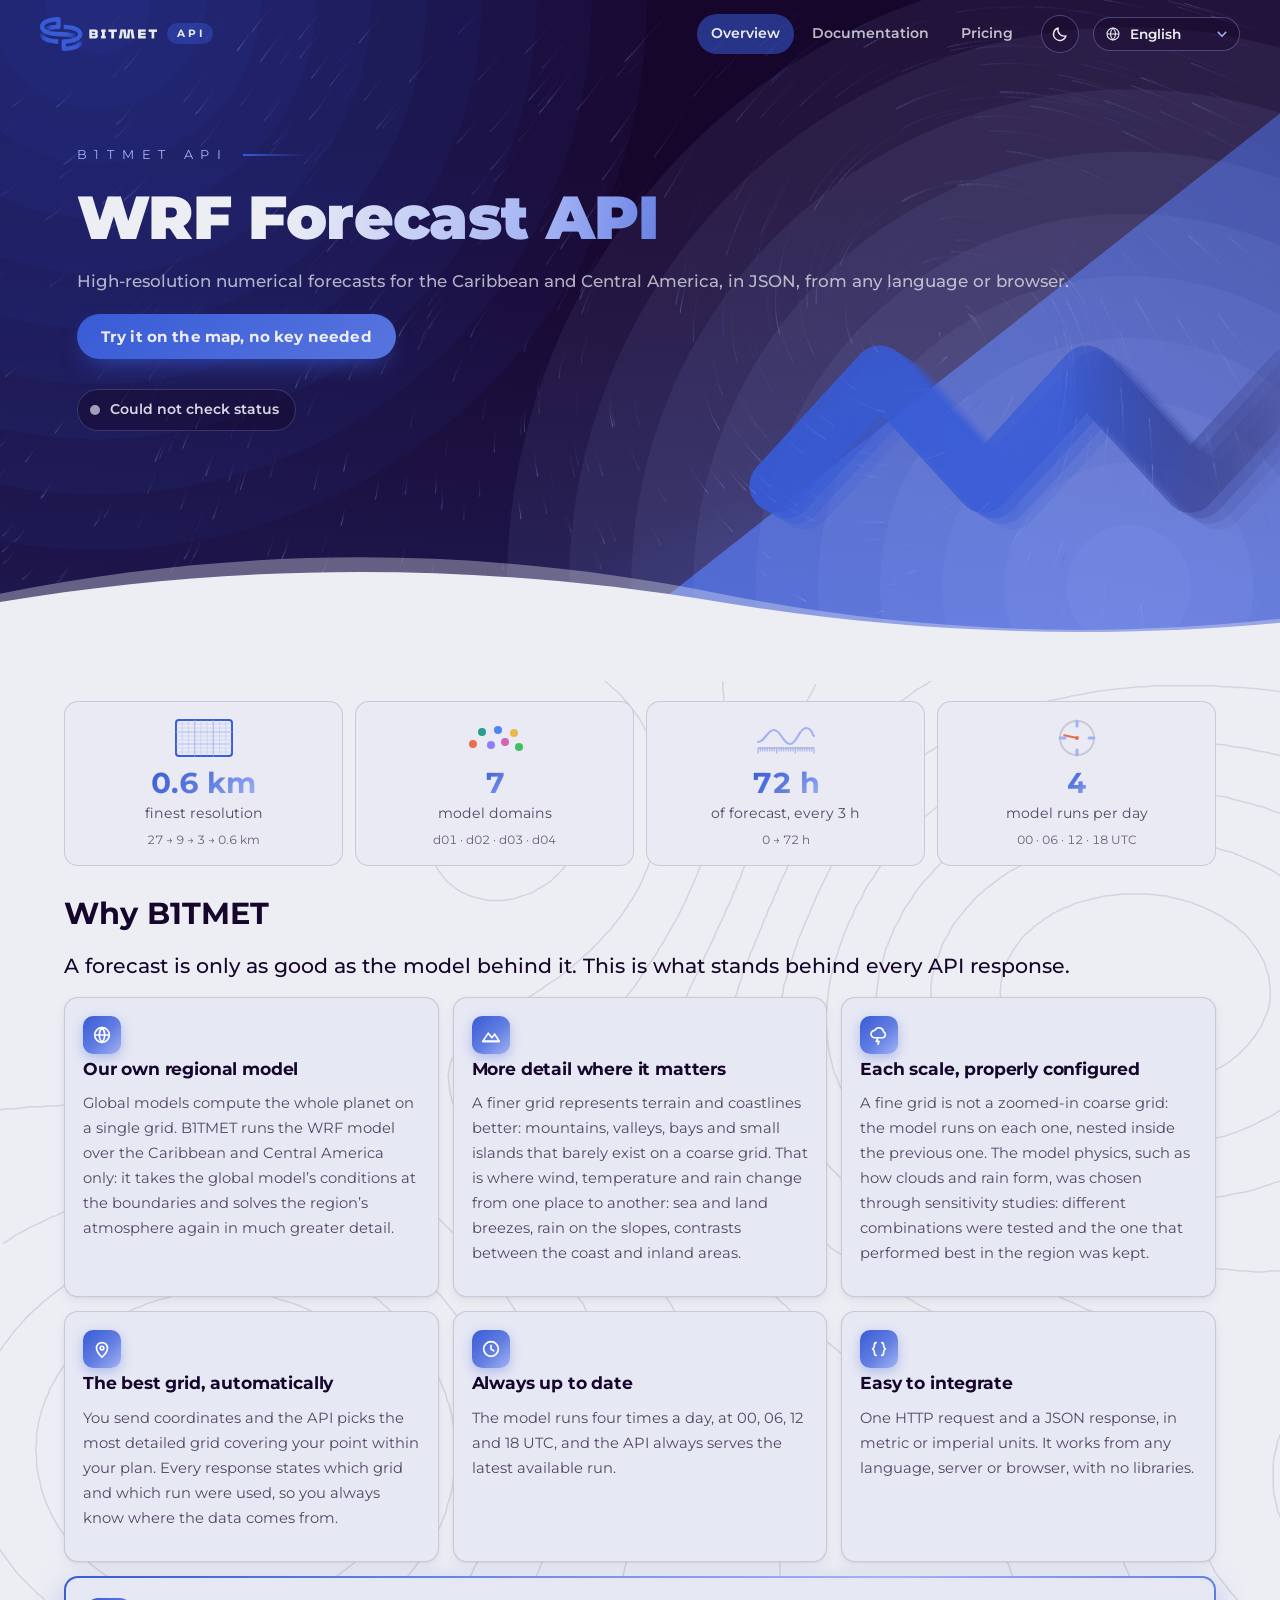
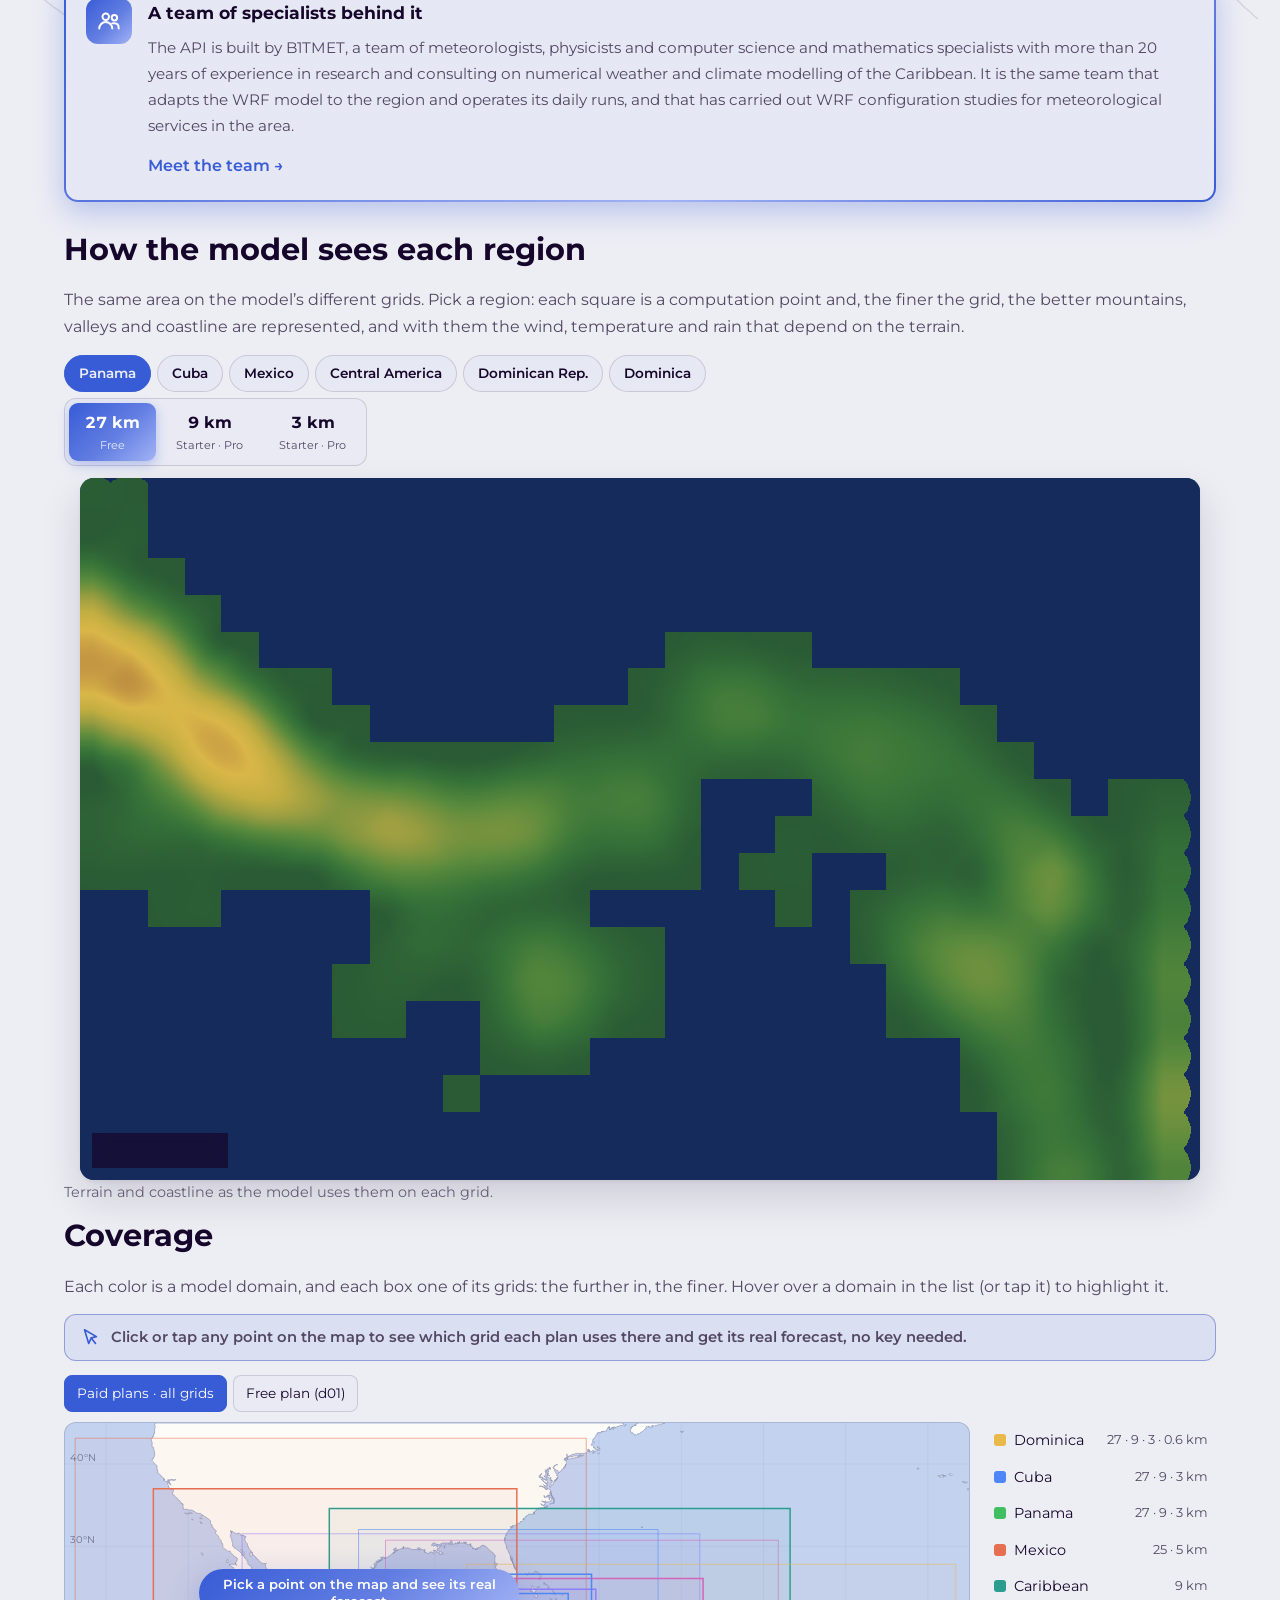
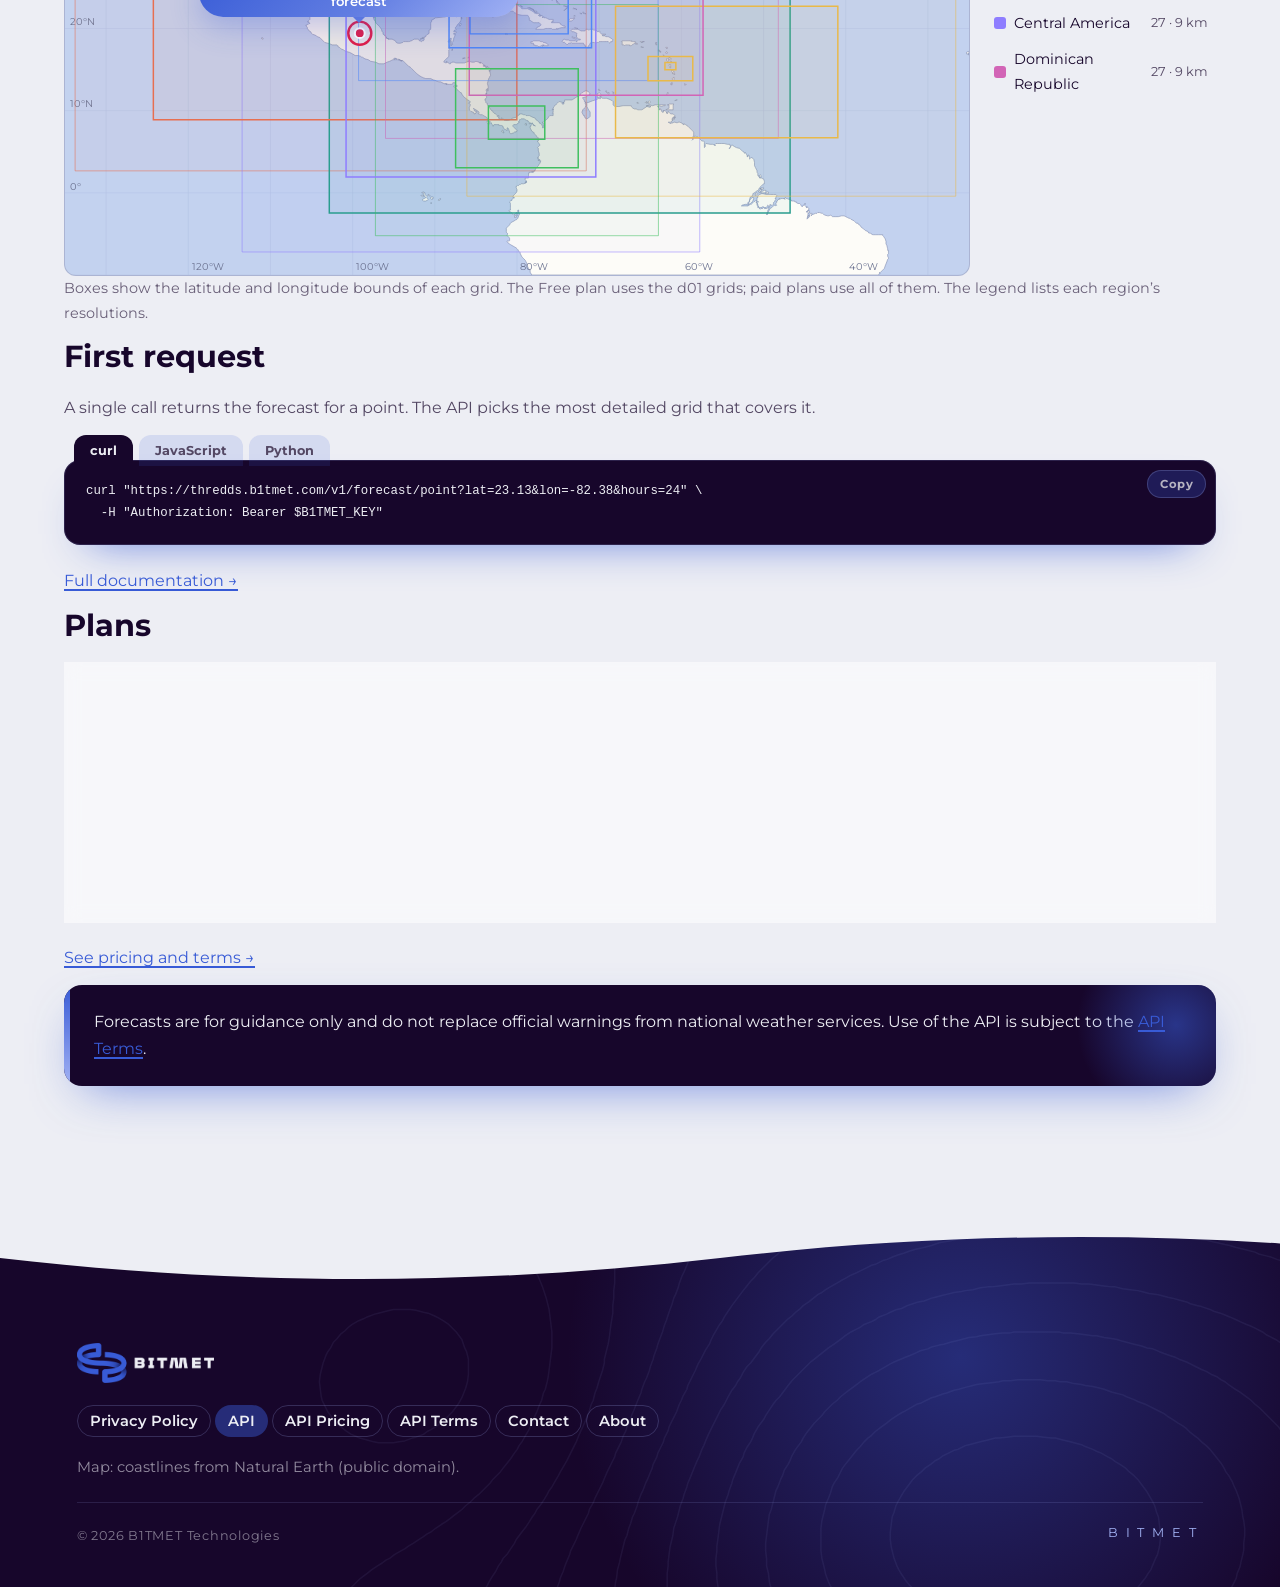
<file: index.html>
<!DOCTYPE html>
<html lang="es" data-lang="es">
  <head>
    <meta charset="utf-8" />
    <meta name="viewport" content="width=device-width, initial-scale=1" /> 
    <title>API de pronóstico · Forecast API — B1TMET</title>
    <meta name="description" content="API de pronóstico WRF de alta resolución para el Caribe y Centroamérica / High-resolution WRF forecast API for the Caribbean and Central America" />
    <!-- Tarjeta al compartir el enlace (Open Graph / X); en inglés para todos los idiomas -->
    <meta property="og:type" content="website" />
    <meta property="og:site_name" content="B1TMET" />
    <meta property="og:title" content="B1TMET WRF Forecast API" />
    <meta property="og:description" content="High-resolution WRF forecasts for the Caribbean and Central America, up to 0.6 km, as JSON. Try it on the map, no key needed." />
    <meta property="og:url" content="https://b1tmet.github.io/api/" />
    <meta property="og:image" content="https://b1tmet.github.io/api/assets/og-api.jpg" />
    <meta property="og:image:width" content="1200" />
    <meta property="og:image:height" content="630" />
    <meta property="og:image:alt" content="B1TMET WRF Forecast API — Caribbean &amp; Central America, up to 0.6 km" />
    <meta name="twitter:card" content="summary_large_image" />
    <meta name="theme-color" content="#17062b" />
    <link rel="icon" href="favicon.ico" sizes="any" />
    <link rel="preload" href="assets/fonts/montserrat-400.woff2" as="font" type="font/woff2" crossorigin />
    <link rel="stylesheet" href="assets/marca.css" />
    <link rel="stylesheet" href="assets/api-comp.css" />
    <script>
      (function () {
        var d = document.documentElement;
        d.className += " js";
        var hr = new Date().getHours();
        d.setAttribute("data-tod", hr >= 5 && hr < 8 ? "dawn" : hr >= 8 && hr < 17 ? "day" : hr >= 17 && hr < 20 ? "dusk" : "night");
        try { var th = localStorage.getItem("b1t-theme"); if (th === "dark" || th === "light") d.setAttribute("data-theme", th); } catch (e) {}

        var S = ["es", "en", "pt", "fr", "it", "nl"], l = null;
        try { l = new URLSearchParams(location.search).get("lang"); } catch (e) {}
        if (S.indexOf(l) >= 0) { try { localStorage.setItem("b1t-lang", l); } catch (e) {} }
        else { try { l = localStorage.getItem("b1t-lang"); } catch (e) {} }
        if (S.indexOf(l) < 0) {
          l = "en";
          var list = navigator.languages || [navigator.language || "en"];
          for (var i = 0; i < list.length; i++) {
            var c = String(list[i] || "").slice(0, 2).toLowerCase();
            if (S.indexOf(c) >= 0) { l = c; break; }
          }
        }
        document.documentElement.setAttribute("data-lang", l);
        document.documentElement.lang = l;
      })();
    </script>
  </head>
  <body>
    <div class="progress" aria-hidden="true"></div>

    <header class="top">
      <a class="brand" href="index.html"><img src="assets/logo-h-light.png" alt="B1TMET" width="138" height="40" /><small>API</small></a>
      <nav class="top-nav" aria-label="API">
        <a href="index.html" aria-current="page"><span lang="es">Inicio</span><span lang="en">Overview</span><span lang="pt">Início</span><span lang="fr">Aperçu</span><span lang="it">Panoramica</span><span lang="nl">Overzicht</span></a>
        <a href="docs.html"><span lang="es">Documentación</span><span lang="en">Documentation</span><span lang="pt">Documentação</span><span lang="fr">Documentation</span><span lang="it">Documentazione</span><span lang="nl">Documentatie</span></a>
        <a href="precios.html"><span lang="es">Precios</span><span lang="en">Pricing</span><span lang="pt">Preços</span><span lang="fr">Tarifs</span><span lang="it">Prezzi</span><span lang="nl">Prijzen</span></a>
        <!-- <a href="verificacion.html"><span lang="es">Verificación</span><span lang="en">Verification</span><span lang="pt">Verificação</span><span lang="fr">Vérification</span><span lang="it">Verifica</span><span lang="nl">Verificatie</span></a> -->
      </nav>
      <button class="theme" type="button" aria-label="Tema">
        <svg class="moon" viewBox="0 0 24 24" aria-hidden="true"><path d="M20 14.5A8.5 8.5 0 0 1 9.5 4a8.5 8.5 0 1 0 10.5 10.5z"/></svg>
        <svg class="sun" viewBox="0 0 24 24" aria-hidden="true"><circle cx="12" cy="12" r="4.2"/><path d="M12 2.5v2.2M12 19.3v2.2M4.6 4.6l1.6 1.6M17.8 17.8l1.6 1.6M2.5 12h2.2M19.3 12h2.2M4.6 19.4l1.6-1.6M17.8 6.2l1.6-1.6"/></svg>
      </button>
      <label class="langsel">
        <svg viewBox="0 0 24 24" aria-hidden="true"><circle cx="12" cy="12" r="9"/><path d="M3 12h18M12 3c2.5 2.7 3.8 5.7 3.8 9s-1.3 6.3-3.8 9c-2.5-2.7-3.8-5.7-3.8-9s1.3-6.3 3.8-9z"/></svg>
        <select id="langsel" aria-label="Idioma / Language">
          <option value="es">Español</option>
          <option value="en">English</option>
          <option value="pt">Português</option>
          <option value="fr">Français</option>
          <option value="it">Italiano</option>
          <option value="nl">Nederlands</option>
        </select>
      </label>
    </header>

    <section class="hero hero-s">
      <div class="hero-art" aria-hidden="true">
        <svg viewBox="0 0 1440 800" preserveAspectRatio="xMidYMid slice">
          <defs>
            <linearGradient id="gPlane" x1="0" y1="1" x2="1" y2="0">
              <stop offset="0" stop-color="#385BD6" stop-opacity=".95" />
              <stop offset="1" stop-color="#385BD6" stop-opacity=".55" />
            </linearGradient>
          </defs>
          <g class="rings r2"><circle cx="110" cy="40" r="60" fill="#385BD6" fill-opacity=".06" /><circle cx="110" cy="40" r="122" fill="#385BD6" fill-opacity=".06" /><circle cx="110" cy="40" r="184" fill="#385BD6" fill-opacity=".06" /><circle cx="110" cy="40" r="246" fill="#385BD6" fill-opacity=".06" /><circle cx="110" cy="40" r="308" fill="#385BD6" fill-opacity=".06" /><circle cx="110" cy="40" r="370" fill="#385BD6" fill-opacity=".06" /><circle cx="110" cy="40" r="432" fill="#385BD6" fill-opacity=".06" /><circle cx="110" cy="40" r="494" fill="#385BD6" fill-opacity=".06" /><circle cx="110" cy="40" r="556" fill="#385BD6" fill-opacity=".06" /><circle cx="110" cy="40" r="618" fill="#385BD6" fill-opacity=".06" /></g>
          <polygon class="plane" points="560,860 1500,120 1500,860" fill="url(#gPlane)" />
          <g class="rings r1"><circle cx="1270" cy="700" r="70" fill="#A2B2F4" fill-opacity=".07" /><circle cx="1270" cy="700" r="140" fill="#A2B2F4" fill-opacity=".07" /><circle cx="1270" cy="700" r="210" fill="#A2B2F4" fill-opacity=".07" /><circle cx="1270" cy="700" r="280" fill="#A2B2F4" fill-opacity=".07" /><circle cx="1270" cy="700" r="350" fill="#A2B2F4" fill-opacity=".07" /><circle cx="1270" cy="700" r="420" fill="#A2B2F4" fill-opacity=".07" /><circle cx="1270" cy="700" r="490" fill="#A2B2F4" fill-opacity=".07" /><circle cx="1270" cy="700" r="560" fill="#A2B2F4" fill-opacity=".07" /><circle cx="1270" cy="700" r="630" fill="#A2B2F4" fill-opacity=".07" /><circle cx="1270" cy="700" r="700" fill="#A2B2F4" fill-opacity=".07" /></g>
        </svg>
      </div>
      <svg class="ribbon" viewBox="0 0 660 320" aria-hidden="true">
        <defs>
          <linearGradient id="gRib" gradientUnits="userSpaceOnUse" x1="40" y1="0" x2="640" y2="0">
            <stop offset="0" stop-color="#385BD6" />
            <stop offset=".55" stop-color="#385BD6" stop-opacity=".75" />
            <stop offset="1" stop-color="#17062B" stop-opacity="0" />
          </linearGradient>
        </defs>
        <g>
          <path class="trail" d="M70 240 L180 120 L290 240 L400 120 L510 240 L620 120" stroke="url(#gRib)" stroke-width="58" opacity=".22" transform="translate(30 18)" />
          <path class="trail" d="M70 240 L180 120 L290 240 L400 120 L510 240 L620 120" stroke="url(#gRib)" stroke-width="58" opacity=".4" transform="translate(20 12)" />
          <path class="trail" d="M70 240 L180 120 L290 240 L400 120 L510 240 L620 120" stroke="url(#gRib)" stroke-width="58" opacity=".65" transform="translate(10 6)" />
          <path class="trail" d="M70 240 L180 120 L290 240 L400 120 L510 240 L620 120" stroke="url(#gRib)" stroke-width="58" />
        </g>
      </svg>
      <canvas class="wind" aria-hidden="true"></canvas>
      <div class="hero-in">
        <p class="eyebrow">B1TMET API</p>
        <h1 lang="es">API de pronóstico WRF</h1>
        <h1 lang="en">WRF Forecast API</h1>
        <h1 lang="pt">API de previsão WRF</h1>
        <h1 lang="fr">API de prévision WRF</h1>
        <h1 lang="it">API di previsione WRF</h1>
        <h1 lang="nl">WRF-weersvoorspellings-API</h1>
        <p class="sub" lang="es">Pronósticos numéricos de alta resolución para el Caribe y Centroamérica, en JSON, desde cualquier lenguaje o navegador.</p>
        <p class="sub" lang="en">High-resolution numerical forecasts for the Caribbean and Central America, in JSON, from any language or browser.</p>
        <p class="sub" lang="pt">Previsões numéricas de alta resolução para o Caribe e a América Central, em JSON, a partir de qualquer linguagem ou navegador.</p>
        <p class="sub" lang="fr">Prévisions numériques à haute résolution pour les Caraïbes et l'Amérique centrale, en JSON, depuis n'importe quel langage ou navigateur.</p>
        <p class="sub" lang="it">Previsioni numeriche ad alta risoluzione per i Caraibi e l'America centrale, in JSON, da qualsiasi linguaggio o browser.</p>
        <p class="sub" lang="nl">Numerieke weersvoorspellingen met hoge resolutie voor het Caribisch gebied en Midden-Amerika, in JSON, vanuit elke programmeertaal of browser.</p>
        <p class="hero-cta"><a class="btn" href="#cobertura" id="hero-try"><span lang="es">Pruébalo en el mapa, sin clave</span><span lang="en">Try it on the map, no key needed</span><span lang="pt">Teste no mapa, sem chave</span><span lang="fr">Essayez sur la carte, sans clé</span><span lang="it">Provalo sulla mappa, senza chiave</span><span lang="nl">Probeer het op de kaart, zonder sleutel</span></a></p>
        <div class="status" id="status" data-state="checking" role="status" aria-live="polite"><span class="dot" aria-hidden="true"></span><span id="status-text">…</span></div>
      </div>
      <div class="edge back" aria-hidden="true"></div>
      <div class="edge" aria-hidden="true"></div>
    </section>

    <main class="app app-docs app-page">
      <article class="card">
        <!-- Cifras: animadas al entrar en pantalla; las dos primeras llevan al mapa, las otras a la documentación -->
        <div class="stats" id="stats">
          <a class="stat" href="#cobertura" data-act="res">
            <svg class="viz" viewBox="0 0 64 40" aria-hidden="true">
              <rect class="g27" x="4" y="2" width="56" height="36" rx="3"/>
              <path class="g9" d="M22.7 2V38M41.3 2V38M4 14H60M4 26H60"/>
              <path class="g3" d="M10.2 2V38M16.4 2V38M28.9 2V38M35.1 2V38M47.6 2V38M53.8 2V38M4 6H60M4 10H60M4 18H60M4 22H60M4 30H60M4 34H60"/>
            </svg>
            <b data-seq="27,9,3,0.6" data-unit=" km">0.6 km</b>
            <div lang="es">resolución máxima</div><div lang="en">finest resolution</div><div lang="pt">resolução máxima</div><div lang="fr">résolution maximale</div><div lang="it">risoluzione massima</div><div lang="nl">hoogste resolutie</div>
            <small class="sub">27 → 9 → 3 → 0.6 km</small>
          </a>
          <a class="stat" href="#cobertura" data-act="doms">
            <svg class="viz" viewBox="0 0 64 40" aria-hidden="true">
              <circle cx="10" cy="26" r="4" fill="#e76f51"/><circle cx="19" cy="14" r="4" fill="#2a9d8f"/><circle cx="28" cy="27" r="4" fill="#8e7dff"/><circle cx="35" cy="12" r="4" fill="#4f86f7"/><circle cx="42" cy="24" r="4" fill="#d264b6"/><circle cx="51" cy="15" r="4" fill="#e9b949"/><circle cx="56" cy="29" r="4" fill="#3fbf5f"/>
            </svg>
            <b data-to="7">7</b>
            <div lang="es">dominios del modelo</div><div lang="en">model domains</div><div lang="pt">domínios do modelo</div><div lang="fr">domaines du modèle</div><div lang="it">domini del modello</div><div lang="nl">modeldomeinen</div>
            <small class="sub">d01 · d02 · d03 · d04</small>
          </a>
          <a class="stat" href="docs.html#es-point" data-doc="point">
            <svg class="viz" viewBox="0 0 64 40" aria-hidden="true">
              <path class="axis" d="M4 30H60"/>
              <g class="ticks"></g>
              <path class="curve" d="M4 24C11 24 13 12 20 12S29 26 36 26 45 10 52 10 58 18 60 18" pathLength="1"/>
            </svg>
            <b data-to="72" data-unit=" h">72 h</b>
            <div lang="es">de pronóstico, cada 3 h</div><div lang="en">of forecast, every 3 h</div><div lang="pt">de previsão, a cada 3 h</div><div lang="fr">de prévision, toutes les 3 h</div><div lang="it">di previsione, ogni 3 h</div><div lang="nl">vooruit, elke 3 uur</div>
            <small class="sub">0 → 72 h</small>
          </a>
          <a class="stat" href="docs.html#es-runs" data-doc="runs">
            <svg class="viz clock" viewBox="0 0 64 40" aria-hidden="true">
              <circle class="face" cx="32" cy="20" r="17"/>
              <path class="run" d="M32 3V8M49 20H44M32 37V32M15 20H20"/>
              <path class="hand" d="M32 20V7"/>
              <circle cx="32" cy="20" r="2"/>
            </svg>
            <b data-to="4">4</b>
            <div lang="es">corridas del modelo al día</div><div lang="en">model runs per day</div><div lang="pt">rodadas do modelo por dia</div><div lang="fr">exécutions du modèle par jour</div><div lang="it">esecuzioni del modello al giorno</div><div lang="nl">modelruns per dag</div>
            <small class="sub">00 · 06 · 12 · 18 UTC</small>
          </a>
        </div>


        <!-- Por qué B1TMET (un bloque por idioma) -->
        <section class="why" lang="es">
          <h2>Por qué B1TMET</h2>
          <p class="lead">Un pronóstico vale lo que vale el modelo que lo produce. Esto es lo que hay detrás de cada respuesta de la API.</p>
          <div class="why-grid">
            <div class="why-item">
              <svg viewBox="0 0 24 24" aria-hidden="true"><path d="M4 12h16M12 4a12 12 0 0 1 0 16M12 4a12 12 0 0 0 0 16"/><circle cx="12" cy="12" r="8"/></svg>
              <h3>Modelo regional propio</h3>
              <p>Los modelos globales calculan todo el planeta con una misma malla. B1TMET ejecuta el modelo WRF solo sobre el Caribe y Centroamérica: toma las condiciones del modelo global en los bordes y vuelve a resolver la atmósfera de la región con mucho más detalle.</p>
            </div>
            <div class="why-item">
              <svg viewBox="0 0 24 24" aria-hidden="true"><path d="M3 19l6-9 4 5 3-4 5 8z"/><path d="M3 19h18"/></svg>
              <h3>Más detalle donde se nota</h3>
              <p>Una malla más fina representa mejor el relieve y la línea de costa: montañas, valles, bahías e islas pequeñas que en una malla gruesa casi no existen. Ahí es donde el viento, la temperatura y la lluvia cambian de un lugar a otro: brisas de mar y tierra, lluvia en las laderas, contrastes entre la costa y el interior.</p>
            </div>
            <div class="why-item">
              <svg viewBox="0 0 24 24" aria-hidden="true"><path d="M7 15a4 4 0 0 1 .5-8 5 5 0 0 1 9.5 1.5A3.5 3.5 0 0 1 16.5 15z"/><path d="M11 15l-2 4h3l-1 3"/></svg>
              <h3>Cada escala, bien configurada</h3>
              <p>Una malla fina no es una ampliación de la gruesa: el modelo se ejecuta en cada una, anidada dentro de la anterior. La física del modelo, como la formación de nubes y lluvia, se eligió con estudios de sensibilidad: se probaron distintas combinaciones y se quedó la que mejor resultado dio en la región.</p>
            </div>
            <div class="why-item">
              <svg viewBox="0 0 24 24" aria-hidden="true"><path d="M12 21s-6-5.5-6-10a6 6 0 0 1 12 0c0 4.5-6 10-6 10z"/><circle cx="12" cy="11" r="2"/></svg>
              <h3>La mejor malla, sin pedirla</h3>
              <p>Envías unas coordenadas y la API elige la malla más detallada que cubre tu punto dentro de tu plan. Cada respuesta indica qué malla y qué corrida se usaron: sabes siempre de dónde sale el dato.</p>
            </div>
            <div class="why-item">
              <svg viewBox="0 0 24 24" aria-hidden="true"><circle cx="12" cy="12" r="8"/><path d="M12 8v4l3 2"/></svg>
              <h3>Siempre al día</h3>
              <p>El modelo se ejecuta cuatro veces al día, a las 00, 06, 12 y 18 UTC, y la API sirve siempre la corrida más reciente disponible.</p>
            </div>
            <div class="why-item">
              <svg viewBox="0 0 24 24" aria-hidden="true"><path d="M9 5c-2 0-2 1.5-2 3s0 3-2 4c2 1 2 2.5 2 4s0 3 2 3M15 5c2 0 2 1.5 2 3s0 3 2 4c-2 1-2 2.5-2 4s0 3-2 3"/></svg>
              <h3>Fácil de integrar</h3>
              <p>Una petición HTTP y una respuesta en JSON, en unidades métricas o imperiales. Funciona desde cualquier lenguaje, servidor o navegador, sin librerías.</p>
            </div>
          </div>
          <div class="team">
            <svg viewBox="0 0 24 24" aria-hidden="true"><circle cx="9" cy="8" r="3"/><circle cx="17" cy="9" r="2.5"/><path d="M3 19c0-3.3 2.7-6 6-6s6 2.7 6 6M15 14.2c.6-.1 1.3-.2 2-.2 2.8 0 4 1.8 4 5"/></svg>
            <div>
              <h3>Detrás hay un equipo de especialistas</h3>
              <p>La API la desarrolla B1TMET, un equipo de meteorólogos, físicos y especialistas en computación y matemáticas con más de 20 años de experiencia en investigación y consultoría en modelación numérica del tiempo y el clima del Caribe. Es el mismo equipo que adapta el modelo WRF a la región y opera sus corridas a diario, y que ha realizado estudios de configuración de WRF para servicios meteorológicos de la zona.</p>
              <a href="https://b1tmet.mx" target="_blank" rel="noopener">Conoce al equipo →</a>
            </div>
          </div>
        </section>
        <section class="why" lang="en">
          <h2>Why B1TMET</h2>
          <p class="lead">A forecast is only as good as the model behind it. This is what stands behind every API response.</p>
          <div class="why-grid">
            <div class="why-item">
              <svg viewBox="0 0 24 24" aria-hidden="true"><path d="M4 12h16M12 4a12 12 0 0 1 0 16M12 4a12 12 0 0 0 0 16"/><circle cx="12" cy="12" r="8"/></svg>
              <h3>Our own regional model</h3>
              <p>Global models compute the whole planet on a single grid. B1TMET runs the WRF model over the Caribbean and Central America only: it takes the global model’s conditions at the boundaries and solves the region’s atmosphere again in much greater detail.</p>
            </div>
            <div class="why-item">
              <svg viewBox="0 0 24 24" aria-hidden="true"><path d="M3 19l6-9 4 5 3-4 5 8z"/><path d="M3 19h18"/></svg>
              <h3>More detail where it matters</h3>
              <p>A finer grid represents terrain and coastlines better: mountains, valleys, bays and small islands that barely exist on a coarse grid. That is where wind, temperature and rain change from one place to another: sea and land breezes, rain on the slopes, contrasts between the coast and inland areas.</p>
            </div>
            <div class="why-item">
              <svg viewBox="0 0 24 24" aria-hidden="true"><path d="M7 15a4 4 0 0 1 .5-8 5 5 0 0 1 9.5 1.5A3.5 3.5 0 0 1 16.5 15z"/><path d="M11 15l-2 4h3l-1 3"/></svg>
              <h3>Each scale, properly configured</h3>
              <p>A fine grid is not a zoomed-in coarse grid: the model runs on each one, nested inside the previous one. The model physics, such as how clouds and rain form, was chosen through sensitivity studies: different combinations were tested and the one that performed best in the region was kept.</p>
            </div>
            <div class="why-item">
              <svg viewBox="0 0 24 24" aria-hidden="true"><path d="M12 21s-6-5.5-6-10a6 6 0 0 1 12 0c0 4.5-6 10-6 10z"/><circle cx="12" cy="11" r="2"/></svg>
              <h3>The best grid, automatically</h3>
              <p>You send coordinates and the API picks the most detailed grid covering your point within your plan. Every response states which grid and which run were used, so you always know where the data comes from.</p>
            </div>
            <div class="why-item">
              <svg viewBox="0 0 24 24" aria-hidden="true"><circle cx="12" cy="12" r="8"/><path d="M12 8v4l3 2"/></svg>
              <h3>Always up to date</h3>
              <p>The model runs four times a day, at 00, 06, 12 and 18 UTC, and the API always serves the latest available run.</p>
            </div>
            <div class="why-item">
              <svg viewBox="0 0 24 24" aria-hidden="true"><path d="M9 5c-2 0-2 1.5-2 3s0 3-2 4c2 1 2 2.5 2 4s0 3 2 3M15 5c2 0 2 1.5 2 3s0 3 2 4c-2 1-2 2.5-2 4s0 3-2 3"/></svg>
              <h3>Easy to integrate</h3>
              <p>One HTTP request and a JSON response, in metric or imperial units. It works from any language, server or browser, with no libraries.</p>
            </div>
          </div>
          <div class="team">
            <svg viewBox="0 0 24 24" aria-hidden="true"><circle cx="9" cy="8" r="3"/><circle cx="17" cy="9" r="2.5"/><path d="M3 19c0-3.3 2.7-6 6-6s6 2.7 6 6M15 14.2c.6-.1 1.3-.2 2-.2 2.8 0 4 1.8 4 5"/></svg>
            <div>
              <h3>A team of specialists behind it</h3>
              <p>The API is built by B1TMET, a team of meteorologists, physicists and computer science and mathematics specialists with more than 20 years of experience in research and consulting on numerical weather and climate modelling of the Caribbean. It is the same team that adapts the WRF model to the region and operates its daily runs, and that has carried out WRF configuration studies for meteorological services in the area.</p>
              <a href="https://b1tmet.mx" target="_blank" rel="noopener">Meet the team →</a>
            </div>
          </div>
        </section>
        <section class="why" lang="pt">
          <h2>Por que a B1TMET</h2>
          <p class="lead">Uma previsão vale o que vale o modelo que a produz. Isto é o que está por trás de cada resposta da API.</p>
          <div class="why-grid">
            <div class="why-item">
              <svg viewBox="0 0 24 24" aria-hidden="true"><path d="M4 12h16M12 4a12 12 0 0 1 0 16M12 4a12 12 0 0 0 0 16"/><circle cx="12" cy="12" r="8"/></svg>
              <h3>Modelo regional próprio</h3>
              <p>Os modelos globais calculam o planeta inteiro com uma mesma grade. A B1TMET executa o modelo WRF apenas sobre o Caribe e a América Central: recebe as condições do modelo global nas bordas e volta a resolver a atmosfera da região com muito mais detalhe.</p>
            </div>
            <div class="why-item">
              <svg viewBox="0 0 24 24" aria-hidden="true"><path d="M3 19l6-9 4 5 3-4 5 8z"/><path d="M3 19h18"/></svg>
              <h3>Mais detalhe onde faz diferença</h3>
              <p>Uma grade mais fina representa melhor o relevo e a linha da costa: montanhas, vales, baías e ilhas pequenas que numa grade grossa quase não existem. É aí que o vento, a temperatura e a chuva mudam de um lugar para outro: brisas marítimas e terrestres, chuva nas encostas, contrastes entre o litoral e o interior.</p>
            </div>
            <div class="why-item">
              <svg viewBox="0 0 24 24" aria-hidden="true"><path d="M7 15a4 4 0 0 1 .5-8 5 5 0 0 1 9.5 1.5A3.5 3.5 0 0 1 16.5 15z"/><path d="M11 15l-2 4h3l-1 3"/></svg>
              <h3>Cada escala, bem configurada</h3>
              <p>Uma grade fina não é uma ampliação da grossa: o modelo é executado em cada uma, aninhada dentro da anterior. A física do modelo, como a formação de nuvens e chuva, foi escolhida com estudos de sensibilidade: testaram-se várias combinações e ficou a que deu melhor resultado na região.</p>
            </div>
            <div class="why-item">
              <svg viewBox="0 0 24 24" aria-hidden="true"><path d="M12 21s-6-5.5-6-10a6 6 0 0 1 12 0c0 4.5-6 10-6 10z"/><circle cx="12" cy="11" r="2"/></svg>
              <h3>A melhor grade, sem pedir</h3>
              <p>Você envia coordenadas e a API escolhe a grade mais detalhada que cobre o seu ponto dentro do seu plano. Cada resposta indica que grade e que rodada foram usadas: você sempre sabe de onde vem o dado.</p>
            </div>
            <div class="why-item">
              <svg viewBox="0 0 24 24" aria-hidden="true"><circle cx="12" cy="12" r="8"/><path d="M12 8v4l3 2"/></svg>
              <h3>Sempre atualizada</h3>
              <p>O modelo é executado quatro vezes por dia, às 00, 06, 12 e 18 UTC, e a API serve sempre a rodada mais recente disponível.</p>
            </div>
            <div class="why-item">
              <svg viewBox="0 0 24 24" aria-hidden="true"><path d="M9 5c-2 0-2 1.5-2 3s0 3-2 4c2 1 2 2.5 2 4s0 3 2 3M15 5c2 0 2 1.5 2 3s0 3 2 4c-2 1-2 2.5-2 4s0 3-2 3"/></svg>
              <h3>Fácil de integrar</h3>
              <p>Uma requisição HTTP e uma resposta em JSON, em unidades métricas ou imperiais. Funciona em qualquer linguagem, servidor ou navegador, sem bibliotecas.</p>
            </div>
          </div>
          <div class="team">
            <svg viewBox="0 0 24 24" aria-hidden="true"><circle cx="9" cy="8" r="3"/><circle cx="17" cy="9" r="2.5"/><path d="M3 19c0-3.3 2.7-6 6-6s6 2.7 6 6M15 14.2c.6-.1 1.3-.2 2-.2 2.8 0 4 1.8 4 5"/></svg>
            <div>
              <h3>Por trás, uma equipe de especialistas</h3>
              <p>A API é desenvolvida pela B1TMET, uma equipe de meteorologistas, físicos e especialistas em computação e matemática com mais de 20 anos de experiência em pesquisa e consultoria em modelagem numérica do tempo e do clima do Caribe. É a mesma equipe que adapta o modelo WRF à região e opera as suas rodadas diárias, e que realizou estudos de configuração do WRF para serviços meteorológicos da área.</p>
              <a href="https://b1tmet.mx" target="_blank" rel="noopener">Conheça a equipe →</a>
            </div>
          </div>
        </section>
        <section class="why" lang="fr">
          <h2>Pourquoi B1TMET</h2>
          <p class="lead">Une prévision vaut ce que vaut le modèle qui la produit. Voici ce qu’il y a derrière chaque réponse de l’API.</p>
          <div class="why-grid">
            <div class="why-item">
              <svg viewBox="0 0 24 24" aria-hidden="true"><path d="M4 12h16M12 4a12 12 0 0 1 0 16M12 4a12 12 0 0 0 0 16"/><circle cx="12" cy="12" r="8"/></svg>
              <h3>Un modèle régional propre</h3>
              <p>Les modèles globaux calculent toute la planète avec une même grille. B1TMET exécute le modèle WRF uniquement sur les Caraïbes et l’Amérique centrale : il reçoit les conditions du modèle global aux bords et résout à nouveau l’atmosphère de la région avec beaucoup plus de détail.</p>
            </div>
            <div class="why-item">
              <svg viewBox="0 0 24 24" aria-hidden="true"><path d="M3 19l6-9 4 5 3-4 5 8z"/><path d="M3 19h18"/></svg>
              <h3>Plus de détail là où ça compte</h3>
              <p>Une grille plus fine représente mieux le relief et le trait de côte : montagnes, vallées, baies et petites îles qui existent à peine sur une grille grossière. C’est là que le vent, la température et la pluie changent d’un endroit à l’autre : brises de mer et de terre, pluie sur les versants, contrastes entre la côte et l’intérieur.</p>
            </div>
            <div class="why-item">
              <svg viewBox="0 0 24 24" aria-hidden="true"><path d="M7 15a4 4 0 0 1 .5-8 5 5 0 0 1 9.5 1.5A3.5 3.5 0 0 1 16.5 15z"/><path d="M11 15l-2 4h3l-1 3"/></svg>
              <h3>Chaque échelle, bien configurée</h3>
              <p>Une grille fine n’est pas un agrandissement de la grille grossière : le modèle est exécuté sur chacune, imbriquée dans la précédente. La physique du modèle, comme la formation des nuages et de la pluie, a été choisie par des études de sensibilité : plusieurs combinaisons ont été testées et la plus performante dans la région a été retenue.</p>
            </div>
            <div class="why-item">
              <svg viewBox="0 0 24 24" aria-hidden="true"><path d="M12 21s-6-5.5-6-10a6 6 0 0 1 12 0c0 4.5-6 10-6 10z"/><circle cx="12" cy="11" r="2"/></svg>
              <h3>La meilleure grille, automatiquement</h3>
              <p>Vous envoyez des coordonnées et l’API choisit la grille la plus détaillée qui couvre votre point dans votre offre. Chaque réponse indique la grille et l’exécution utilisées : vous savez toujours d’où vient la donnée.</p>
            </div>
            <div class="why-item">
              <svg viewBox="0 0 24 24" aria-hidden="true"><circle cx="12" cy="12" r="8"/><path d="M12 8v4l3 2"/></svg>
              <h3>Toujours à jour</h3>
              <p>Le modèle est exécuté quatre fois par jour, à 00, 06, 12 et 18 UTC, et l’API sert toujours l’exécution la plus récente disponible.</p>
            </div>
            <div class="why-item">
              <svg viewBox="0 0 24 24" aria-hidden="true"><path d="M9 5c-2 0-2 1.5-2 3s0 3-2 4c2 1 2 2.5 2 4s0 3 2 3M15 5c2 0 2 1.5 2 3s0 3 2 4c-2 1-2 2.5-2 4s0 3-2 3"/></svg>
              <h3>Facile à intégrer</h3>
              <p>Une requête HTTP et une réponse en JSON, en unités métriques ou impériales. Fonctionne depuis n’importe quel langage, serveur ou navigateur, sans bibliothèque.</p>
            </div>
          </div>
          <div class="team">
            <svg viewBox="0 0 24 24" aria-hidden="true"><circle cx="9" cy="8" r="3"/><circle cx="17" cy="9" r="2.5"/><path d="M3 19c0-3.3 2.7-6 6-6s6 2.7 6 6M15 14.2c.6-.1 1.3-.2 2-.2 2.8 0 4 1.8 4 5"/></svg>
            <div>
              <h3>Une équipe de spécialistes derrière l’API</h3>
              <p>L’API est développée par B1TMET, une équipe de météorologues, de physiciens et de spécialistes en informatique et en mathématiques forte de plus de 20 ans d’expérience en recherche et en conseil sur la modélisation numérique du temps et du climat des Caraïbes. C’est la même équipe qui adapte le modèle WRF à la région et en opère les exécutions quotidiennes, et qui a réalisé des études de configuration de WRF pour des services météorologiques de la zone.</p>
              <a href="https://b1tmet.mx" target="_blank" rel="noopener">Découvrir l’équipe →</a>
            </div>
          </div>
        </section>
        <section class="why" lang="it">
          <h2>Perché B1TMET</h2>
          <p class="lead">Una previsione vale quanto il modello che la produce. Ecco cosa c’è dietro ogni risposta dell’API.</p>
          <div class="why-grid">
            <div class="why-item">
              <svg viewBox="0 0 24 24" aria-hidden="true"><path d="M4 12h16M12 4a12 12 0 0 1 0 16M12 4a12 12 0 0 0 0 16"/><circle cx="12" cy="12" r="8"/></svg>
              <h3>Un modello regionale proprio</h3>
              <p>I modelli globali calcolano l’intero pianeta con un’unica griglia. B1TMET esegue il modello WRF solo sui Caraibi e sull’America centrale: riceve le condizioni del modello globale ai bordi e risolve di nuovo l’atmosfera della regione con molto più dettaglio.</p>
            </div>
            <div class="why-item">
              <svg viewBox="0 0 24 24" aria-hidden="true"><path d="M3 19l6-9 4 5 3-4 5 8z"/><path d="M3 19h18"/></svg>
              <h3>Più dettaglio dove conta</h3>
              <p>Una griglia più fine rappresenta meglio il rilievo e la linea di costa: montagne, valli, baie e piccole isole che in una griglia grossolana quasi non esistono. È lì che vento, temperatura e pioggia cambiano da un luogo all’altro: brezze di mare e di terra, pioggia sui versanti, contrasti tra la costa e l’entroterra.</p>
            </div>
            <div class="why-item">
              <svg viewBox="0 0 24 24" aria-hidden="true"><path d="M7 15a4 4 0 0 1 .5-8 5 5 0 0 1 9.5 1.5A3.5 3.5 0 0 1 16.5 15z"/><path d="M11 15l-2 4h3l-1 3"/></svg>
              <h3>Ogni scala, ben configurata</h3>
              <p>Una griglia fine non è un ingrandimento di quella grossolana: il modello viene eseguito su ciascuna, annidata nella precedente. La fisica del modello, come la formazione di nubi e pioggia, è stata scelta con studi di sensibilità: sono state provate diverse combinazioni ed è stata tenuta quella che ha dato i risultati migliori nella regione.</p>
            </div>
            <div class="why-item">
              <svg viewBox="0 0 24 24" aria-hidden="true"><path d="M12 21s-6-5.5-6-10a6 6 0 0 1 12 0c0 4.5-6 10-6 10z"/><circle cx="12" cy="11" r="2"/></svg>
              <h3>La griglia migliore, in automatico</h3>
              <p>Invii delle coordinate e l’API sceglie la griglia più dettagliata che copre il tuo punto nel tuo piano. Ogni risposta indica quale griglia e quale esecuzione sono state usate: sai sempre da dove viene il dato.</p>
            </div>
            <div class="why-item">
              <svg viewBox="0 0 24 24" aria-hidden="true"><circle cx="12" cy="12" r="8"/><path d="M12 8v4l3 2"/></svg>
              <h3>Sempre aggiornata</h3>
              <p>Il modello viene eseguito quattro volte al giorno, alle 00, 06, 12 e 18 UTC, e l’API fornisce sempre l’esecuzione più recente disponibile.</p>
            </div>
            <div class="why-item">
              <svg viewBox="0 0 24 24" aria-hidden="true"><path d="M9 5c-2 0-2 1.5-2 3s0 3-2 4c2 1 2 2.5 2 4s0 3 2 3M15 5c2 0 2 1.5 2 3s0 3 2 4c-2 1-2 2.5-2 4s0 3-2 3"/></svg>
              <h3>Facile da integrare</h3>
              <p>Una richiesta HTTP e una risposta in JSON, in unità metriche o imperiali. Funziona da qualsiasi linguaggio, server o browser, senza librerie.</p>
            </div>
          </div>
          <div class="team">
            <svg viewBox="0 0 24 24" aria-hidden="true"><circle cx="9" cy="8" r="3"/><circle cx="17" cy="9" r="2.5"/><path d="M3 19c0-3.3 2.7-6 6-6s6 2.7 6 6M15 14.2c.6-.1 1.3-.2 2-.2 2.8 0 4 1.8 4 5"/></svg>
            <div>
              <h3>Dietro c’è un team di specialisti</h3>
              <p>L’API è sviluppata da B1TMET, un team di meteorologi, fisici e specialisti in informatica e matematica con oltre 20 anni di esperienza nella ricerca e nella consulenza sulla modellazione numerica del tempo e del clima dei Caraibi. È lo stesso team che adatta il modello WRF alla regione e ne gestisce le esecuzioni quotidiane, e che ha realizzato studi di configurazione di WRF per servizi meteorologici dell’area.</p>
              <a href="https://b1tmet.mx" target="_blank" rel="noopener">Scopri il team →</a>
            </div>
          </div>
        </section>
        <section class="why" lang="nl">
          <h2>Waarom B1TMET</h2>
          <p class="lead">Een verwachting is zo goed als het model dat haar maakt. Dit zit er achter elk antwoord van de API.</p>
          <div class="why-grid">
            <div class="why-item">
              <svg viewBox="0 0 24 24" aria-hidden="true"><path d="M4 12h16M12 4a12 12 0 0 1 0 16M12 4a12 12 0 0 0 0 16"/><circle cx="12" cy="12" r="8"/></svg>
              <h3>Een eigen regionaal model</h3>
              <p>Mondiale modellen rekenen de hele planeet door met één rooster. B1TMET draait het WRF-model alleen boven het Caribisch gebied en Midden-Amerika: het neemt de omstandigheden van het mondiale model aan de randen over en berekent de atmosfeer van de regio opnieuw, veel gedetailleerder.</p>
            </div>
            <div class="why-item">
              <svg viewBox="0 0 24 24" aria-hidden="true"><path d="M3 19l6-9 4 5 3-4 5 8z"/><path d="M3 19h18"/></svg>
              <h3>Meer detail waar het telt</h3>
              <p>Een fijner rooster geeft reliëf en kustlijn beter weer: bergen, dalen, baaien en kleine eilanden die in een grof rooster nauwelijks bestaan. Juist daar veranderen wind, temperatuur en regen van plek tot plek: zee- en landbries, regen op de hellingen, verschillen tussen kust en binnenland.</p>
            </div>
            <div class="why-item">
              <svg viewBox="0 0 24 24" aria-hidden="true"><path d="M7 15a4 4 0 0 1 .5-8 5 5 0 0 1 9.5 1.5A3.5 3.5 0 0 1 16.5 15z"/><path d="M11 15l-2 4h3l-1 3"/></svg>
              <h3>Elke schaal, goed ingesteld</h3>
              <p>Een fijn rooster is geen uitvergroting van het grove: het model draait op elk rooster, genest in het vorige. De modelfysica, zoals de vorming van wolken en regen, is gekozen met gevoeligheidsstudies: verschillende combinaties zijn getest en de combinatie met de beste resultaten in de regio is behouden.</p>
            </div>
            <div class="why-item">
              <svg viewBox="0 0 24 24" aria-hidden="true"><path d="M12 21s-6-5.5-6-10a6 6 0 0 1 12 0c0 4.5-6 10-6 10z"/><circle cx="12" cy="11" r="2"/></svg>
              <h3>Het beste rooster, automatisch</h3>
              <p>Je stuurt coördinaten en de API kiest het meest gedetailleerde rooster dat je punt binnen je abonnement dekt. Elk antwoord vermeldt welk rooster en welke run zijn gebruikt: je weet altijd waar de gegevens vandaan komen.</p>
            </div>
            <div class="why-item">
              <svg viewBox="0 0 24 24" aria-hidden="true"><circle cx="12" cy="12" r="8"/><path d="M12 8v4l3 2"/></svg>
              <h3>Altijd actueel</h3>
              <p>Het model draait vier keer per dag, om 00, 06, 12 en 18 UTC, en de API levert altijd de meest recente beschikbare run.</p>
            </div>
            <div class="why-item">
              <svg viewBox="0 0 24 24" aria-hidden="true"><path d="M9 5c-2 0-2 1.5-2 3s0 3-2 4c2 1 2 2.5 2 4s0 3 2 3M15 5c2 0 2 1.5 2 3s0 3 2 4c-2 1-2 2.5-2 4s0 3-2 3"/></svg>
              <h3>Eenvoudig te integreren</h3>
              <p>Eén HTTP-verzoek en een antwoord in JSON, in metrische of imperiale eenheden. Werkt vanuit elke programmeertaal, server of browser, zonder bibliotheken.</p>
            </div>
          </div>
          <div class="team">
            <svg viewBox="0 0 24 24" aria-hidden="true"><circle cx="9" cy="8" r="3"/><circle cx="17" cy="9" r="2.5"/><path d="M3 19c0-3.3 2.7-6 6-6s6 2.7 6 6M15 14.2c.6-.1 1.3-.2 2-.2 2.8 0 4 1.8 4 5"/></svg>
            <div>
              <h3>Een team van specialisten erachter</h3>
              <p>De API wordt ontwikkeld door B1TMET, een team van meteorologen, natuurkundigen en specialisten in informatica en wiskunde met meer dan 20 jaar ervaring in onderzoek en advies op het gebied van numerieke weer- en klimaatmodellering van het Caribisch gebied. Het is hetzelfde team dat het WRF-model aanpast aan de regio en de dagelijkse runs uitvoert, en dat WRF-configuratiestudies heeft gedaan voor meteorologische diensten in het gebied.</p>
              <a href="https://b1tmet.mx" target="_blank" rel="noopener">Maak kennis met het team →</a>
            </div>
          </div>
        </section>

        <!-- Relieve por región en sus mallas (imágenes de HGT de los wrfout, export_terrain.py) -->
        <section class="terrain" id="relieve">
          <h2 lang="es">Así ve el modelo cada región</h2><h2 lang="en">How the model sees each region</h2><h2 lang="pt">Como o modelo vê cada região</h2><h2 lang="fr">Comment le modèle voit chaque région</h2><h2 lang="it">Come il modello vede ogni regione</h2><h2 lang="nl">Zo ziet het model elke regio</h2>
          <p lang="es">La misma zona en las distintas mallas del modelo. Elige una región: cada cuadro es un punto de cálculo y, cuanto más fina la malla, mejor se representan las montañas, los valles y la costa, y con ellos el viento, la temperatura y la lluvia que dependen del relieve.</p>
          <p lang="en">The same area on the model’s different grids. Pick a region: each square is a computation point and, the finer the grid, the better mountains, valleys and coastline are represented, and with them the wind, temperature and rain that depend on the terrain.</p>
          <p lang="pt">A mesma área nas diferentes grades do modelo. Escolha uma região: cada quadrado é um ponto de cálculo e, quanto mais fina a grade, melhor são representados as montanhas, os vales e a costa, e com eles o vento, a temperatura e a chuva que dependem do relevo.</p>
          <p lang="fr">La même zone sur les différentes grilles du modèle. Choisissez une région : chaque carré est un point de calcul et, plus la grille est fine, mieux sont représentés les montagnes, les vallées et le littoral, et avec eux le vent, la température et la pluie qui dépendent du relief.</p>
          <p lang="it">La stessa area nelle diverse griglie del modello. Scegli una regione: ogni quadrato è un punto di calcolo e, più la griglia è fine, meglio sono rappresentati montagne, valli e costa, e con essi il vento, la temperatura e la pioggia che dipendono dal rilievo.</p>
          <p lang="nl">Hetzelfde gebied op de verschillende roosters van het model. Kies een regio: elk vakje is een rekenpunt en hoe fijner het rooster, hoe beter bergen, dalen en kustlijn worden weergegeven, en daarmee de wind, temperatuur en regen die van het reliëf afhangen.</p>
          <div class="tr-regions" role="group"></div>
          <div class="tr-tabs" role="tablist"></div>
          <div class="tr-view"><div class="tr-info"></div></div>
          <p class="muted tr-note"></p>
        </section>

        <span id="cobertura"></span>
        <h2 lang="es">Cobertura</h2>
        <h2 lang="en">Coverage</h2>
        <h2 lang="pt">Cobertura</h2>
        <h2 lang="fr">Couverture</h2>
        <h2 lang="it">Copertura</h2>
        <h2 lang="nl">Dekking</h2>
        <p lang="es">Cada color es un dominio del modelo, y cada recuadro, una de sus mallas: cuanto más interior, más fina. Pasa el cursor por un dominio de la lista (o tócalo) para resaltarlo.</p>
        <p lang="en">Each color is a model domain, and each box one of its grids: the further in, the finer. Hover over a domain in the list (or tap it) to highlight it.</p>
        <p lang="pt">Cada cor é um domínio do modelo, e cada retângulo, uma das suas grades: quanto mais interna, mais fina. Passe o cursor sobre um domínio da lista (ou toque nele) para destacá-lo.</p>
        <p lang="fr">Chaque couleur est un domaine du modèle, et chaque cadre l'une de ses grilles : plus elle est intérieure, plus elle est fine. Survolez un domaine de la liste (ou touchez-le) pour le mettre en évidence.</p>
        <p lang="it">Ogni colore è un dominio del modello e ogni riquadro una delle sue griglie: più è interna, più è fine. Passa il cursore su un dominio dell'elenco (o toccalo) per evidenziarlo.</p>
        <p lang="nl">Elke kleur is een modeldomein en elk kader een van zijn roosters: hoe verder naar binnen, hoe fijner. Beweeg over een domein in de lijst (of tik erop) om het te markeren.</p>
        <p class="map-hint"><svg viewBox="0 0 24 24" aria-hidden="true"><path d="M6 3l13 7.5-5.6 1.4L10.6 18z"/><path d="M13.4 11.9l4.6 6"/></svg><span id="map-hint"></span></p>
        <div class="map-tabs" role="group"><button type="button" data-view="best" class="active" id="tab-best"></button><button type="button" data-view="d01" id="tab-d01"></button></div>
        <div class="map-wrap">
          <div class="map-box">
          <svg class="map" id="map" viewBox="0 0 1100 550" role="img" aria-label="Mapa de cobertura / Coverage map">
            <path class="grat" d="M50 0V550M150 0V550M250 0V550M350 0V550M450 0V550M550 0V550M650 0V550M750 0V550M850 0V550M950 0V550M1050 0V550M0 50H1100M0 150H1100M0 250H1100M0 350H1100M0 450H1100M0 550H1100"/>
            <path class="land" d="M537,203L536,204L536,203L536,202ZM577,265L579,266L580,266L581,266L582,267L583,267L586,268L588,270L588,271L587,271L586,271L585,271L584,271L583,271L582,271L583,270L582,270L581,270L581,271L581,272L580,271L579,271L578,272L578,273L577,272L576,272L575,271L573,271L572,271L572,270L571,270L570,270L570,268L569,268L567,268L567,267L567,266L568,266L569,266L570,265L571,265L575,265L576,265ZM689,266L689,265L691,266L692,266L694,266L694,268L693,268L692,269L690,270L689,271L688,271L687,271L687,270L686,270L685,270L684,270L682,270L681,271L680,270L679,270L678,270L678,268L678,267L677,266L678,266L678,265L679,265L682,265L688,265ZM625,40L624,41L625,41L626,40L627,40L628,40L628,39L629,40L630,40L631,39L627,41L626,41L624,42L623,42L622,42L618,43L617,43L614,44L612,44L611,44L612,44L612,43L611,43L611,44L610,44L610,43L611,42L612,42L613,41L613,42L614,41L615,41L616,41L617,41L618,41L619,40L620,40L622,40L624,40L625,40L626,39L627,38L626,40ZM532,218L534,219L536,219L537,218L537,219L538,219L539,219L540,219L544,219L545,220L546,221L547,221L548,221L549,221L550,221L551,221L552,221L551,222L553,223L555,224L555,225L556,226L557,226L558,226L561,226L562,226L563,226L569,229L570,230L571,231L574,232L575,232L574,231L575,231L577,232L577,233L578,233L579,234L578,234L576,234L577,235L578,235L579,235L579,234L581,235L582,236L581,236L581,237L582,236L583,236L583,237L584,237L585,237L587,238L589,239L591,239L593,239L594,239L594,240L594,241L593,241L594,242L593,242L592,242L592,243L593,243L594,243L595,243L597,243L598,243L600,243L601,243L603,244L603,245L605,246L606,247L607,247L608,247L609,248L608,248L608,249L607,249L606,249L604,249L601,250L600,250L600,251L599,251L599,250L598,250L598,251L597,251L594,251L593,251L592,250L588,250L587,250L585,250L582,251L581,251L580,251L578,251L575,251L573,251L574,249L578,247L579,246L579,245L578,244L577,243L575,243L574,243L571,243L570,243L569,242L567,241L566,240L565,240L565,239L565,237L564,236L564,235L563,234L562,234L558,234L557,234L556,234L551,233L549,232L548,231L547,231L546,230L545,229L540,229L539,229L539,228L538,227L538,228L538,229L537,229L536,229L536,228L532,228L530,227L529,226L530,226L532,225L533,225L533,224L532,223L531,223L523,223L522,223L521,224L520,225L519,226L518,226L517,227L516,228L515,228L514,228L513,228L511,228L510,229L510,230L510,231L509,231L508,231L506,232L505,232L505,231L504,231L503,231L502,232L501,231L505,230L506,230L507,229L506,227L506,226L507,225L509,224L510,223L517,220L518,220L523,220L524,219L527,218L529,218ZM630,253L632,253L633,253L633,252L634,251L636,251L637,252L638,252L639,251L640,251L642,251L643,252L644,252L645,252L646,252L647,253L648,254L649,254L650,253L651,254L651,255L652,256L653,257L657,257L658,257L657,258L655,258L654,258L654,259L655,259L656,259L657,259L658,260L660,260L661,260L663,261L666,263L667,264L666,265L666,266L665,266L664,266L664,267L663,268L662,267L661,266L659,266L657,266L656,266L655,266L654,266L652,266L651,266L650,266L649,267L648,267L645,268L644,267L642,267L641,267L640,267L639,268L639,269L637,271L636,273L636,274L635,273L634,272L633,272L633,271L633,270L632,270L631,269L631,268L630,268L629,268L625,268L624,268L622,268L621,268L618,268L617,268L616,267L615,268L614,268L613,268L612,269L611,270L610,269L609,268L608,267L606,267L605,266L606,264L607,263L608,263L609,264L610,264L611,264L613,264L614,265L621,265L622,266L623,266L623,265L624,264L626,264L627,264L627,263L625,263L623,261L622,259L623,259L622,258L623,257L623,256L621,255L619,254L617,254L616,253L616,252L617,251L618,251L619,251L621,251L624,251L626,252L628,253ZM854,452L855,452L856,452L857,452L858,452L859,452L862,452L864,452L865,452L866,453L866,454L865,455L865,457L864,457L865,458L864,459L864,460L863,461L862,462L862,463L862,464L861,465L860,465L859,465L858,464L858,465L858,466L857,466L856,466L855,465L855,466L854,467L853,468L852,468L851,468L850,467L849,467L847,468L846,468L845,468L844,467L844,466L843,465L843,464L842,462L843,461L844,461L843,461L842,460L842,459L842,457L842,456L843,456L843,455L843,454L844,453L845,452L848,451ZM702,267L701,267L700,266L701,266ZM147,110L146,110L146,109ZM156,118L155,118L154,117L155,117ZM651,325L651,326L650,325L649,325L649,324L650,324ZM698,341L697,341L696,341L696,340L697,340ZM622,262L622,263L619,262L617,261L617,260L618,260L619,261L621,261ZM1100,80L1100,81L1099,81L1098,81L1098,80L1099,80ZM752,11L751,11L750,11L749,11L749,10L751,11L753,10ZM380,171L380,170L381,169L382,169L381,170ZM464,148L463,148L463,147ZM469,147L468,148L467,148L467,147ZM720,270L719,270L719,269L720,269ZM696,269L695,269L694,269L695,268L696,268L697,269ZM725,279L724,279L724,278L725,278ZM703,266L703,267L702,267L702,266ZM704,266L703,266L704,266L705,266ZM702,272L703,273L704,273L703,273L701,273L701,272ZM577,200L575,200L574,200L575,199L577,199ZM540,203L539,203L541,202ZM585,103L584,103L583,103L584,103ZM486,286L484,287L484,286L486,286L487,286ZM561,367L561,368L560,367L560,366L561,365L561,366L562,367ZM664,8L663,8L663,7L663,8ZM682,3L681,4L682,2L683,2ZM668,7L667,7L667,8L666,7L666,6L667,6L667,5L668,6ZM1100,279L1100,280L1098,281L1097,281L1097,280L1097,279L1099,278L1100,278ZM1100,282L1099,282L1099,281L1100,281ZM1039,56L1038,56L1037,56L1037,55L1038,55L1039,55ZM1079,64L1077,63L1076,63L1076,62L1077,62L1079,62L1080,63ZM1072,64L1072,65L1069,64L1068,63L1067,63L1070,64ZM1064,65L1063,65L1062,64L1063,64L1064,64ZM1069,65L1069,66L1068,66L1067,66L1065,66L1065,65L1064,65L1065,64L1066,64ZM1094,72L1097,72L1098,72L1097,73L1096,73L1093,72L1092,72L1092,71ZM167,122L166,122L165,122L165,121L164,120L165,120L166,122ZM168,161L167,161L166,159L166,158L167,158L167,159L168,160ZM150,111L149,111L148,111L147,110L149,110L150,110ZM151,109L153,110L154,109L155,110L154,110L152,110L151,110ZM167,116L167,117L166,117L165,116L164,116L164,115L166,116ZM609,53L608,55L607,54ZM608,45L608,44L609,43L609,44L609,45ZM703,127L702,127L701,127L702,127L703,126ZM645,36L642,37L642,36L643,36L644,35ZM638,35L637,35L637,34L638,33ZM650,37L649,38L648,37L649,37L650,36ZM592,98L590,99L591,98ZM594,91L594,92L593,91ZM597,71L596,71L598,69L599,68L599,67L599,68L598,69ZM595,98L593,98L595,97L595,95L595,94L595,93L595,92L595,93L595,94L595,96L595,97ZM585,104L586,102L587,101L588,101L586,102ZM382,168L382,169L382,168L383,168L385,167L386,166L386,167L385,167ZM376,177L376,178L376,177L377,175L379,172L378,175ZM400,159L399,159L401,157L402,157L401,157ZM378,188L378,189L377,187L376,182L376,179L376,178L376,182L378,187ZM501,154L500,154L499,154L500,154L501,153L502,153L503,153ZM536,140L535,143L535,142L535,141ZM458,149L458,150L457,149L458,148ZM432,155L430,154L431,154L432,154ZM462,152L461,152L462,151L461,149L462,150L462,151ZM573,208L572,208L573,209L574,208L574,209L575,210L575,211L574,213L572,212L572,211L571,210L571,209L570,208L571,207L571,208L572,207L573,207ZM573,230L573,231L572,230L571,230L571,229L572,229L574,229L574,230ZM570,227L569,227L568,227L568,226L567,226L568,226L569,226L569,227ZM564,224L565,225L566,225L567,225L567,226L566,226L566,225L565,225L564,225L563,225ZM578,191L577,190L576,190L577,189L578,188L578,187L578,186L578,185L578,184L577,184L575,182L572,181L571,181L572,181L573,181L575,181L576,182L576,183L577,183L577,184L578,184L579,185L580,187L578,188L578,190ZM609,223L610,223L609,223L608,223L607,223L607,222L608,222ZM606,209L605,210L604,210L605,209ZM620,238L619,239L618,240L616,241L613,241L613,240L613,239L614,239L615,238L616,238L617,238L618,238L619,238L619,237L620,237ZM608,228L607,228L609,227L609,226L610,226L611,225L611,224L610,224L610,223L612,223L611,223L612,225L610,226L609,227ZM583,195L585,196L587,197L588,198L589,199L589,201L588,202L588,203L588,202L587,202L588,202L588,201L588,200L588,199L587,198L586,197L585,197L584,196L583,196L582,196L583,195L583,194ZM593,215L593,216L592,215L590,214L590,213L591,214L592,215ZM602,221L600,219L599,219L598,218L599,218L599,217L598,217L598,215L597,214L597,213L598,215L598,216L599,217L599,218L601,219L602,220ZM597,208L597,209L596,208L595,209L595,208L596,208L596,207L595,207L594,205L593,204L593,203L595,206ZM571,229L570,228L570,227L570,228L571,228L572,229ZM530,185L529,186L528,185L529,185ZM573,203L573,204L573,205L571,206L570,207L569,206L569,205L568,205L567,205L566,205L566,204L567,204L568,203L567,203L567,202L568,201L568,200L568,198L570,199L570,200L571,201L572,202ZM534,204L534,203L535,204ZM548,177L548,178L547,176L546,174L546,171L546,172L546,173ZM524,234L523,235L521,236L520,236L519,235L518,234L519,234L519,235L520,234L519,232L520,231L522,231L523,231L523,232L524,232ZM529,184L529,185L529,184L528,183L529,183ZM556,223L557,224L555,223L554,222ZM565,183L566,183L567,183L569,183L571,183L568,184L565,184L563,185L562,185L560,183L561,183L562,184L563,184L564,183L564,182ZM546,199L544,200L545,199L545,198L546,198L546,197L547,197ZM470,271L470,270L471,268L472,269ZM471,276L471,277L471,276L471,275L472,275ZM433,263L432,263L434,262L435,262ZM528,356L528,357L527,356ZM536,257L537,257L537,256L539,257L538,257L537,257L536,257L536,256ZM481,247L480,247L480,246L480,245L481,244L482,244L482,245ZM724,278L723,278L723,277L722,277L722,276L723,276L723,277L724,277ZM741,312L740,313L739,312L739,311L740,310L741,309L741,310ZM742,305L742,306L741,306L741,305L739,305L740,304L739,304L739,303L738,302L738,301L739,301L740,302L741,302L741,303L741,304ZM740,349L738,349L734,349L732,349L731,349L733,348L734,348L735,347L735,345L735,344L735,343L734,343L733,343L734,343L735,342L736,342L738,342L739,342L741,342L740,343L740,344L740,345L740,346L740,347L740,348ZM668,329L667,330L667,329L667,328L666,327L668,328ZM742,338L743,337L744,337L745,337ZM729,283L728,283L728,282ZM755,319L754,319L754,318L754,317L755,318L756,318ZM712,339L712,340L711,341L710,341L709,341L708,340L708,341L706,340L707,339L708,339L708,340L709,340L710,340L710,339L711,338ZM720,268L718,268L720,267ZM733,330L732,330L733,329L733,328L734,328L734,329ZM733,274L732,275L732,274L731,273L732,273L733,273ZM738,291L737,291L737,290L738,290ZM733,280L731,280L731,279L732,278L733,279ZM737,298L736,298L736,296L735,295L735,294L737,294L737,295L737,296ZM737,288L736,288L735,288L735,287L735,286L735,285L736,285L736,286L738,287ZM734,290L733,290L732,289L732,287L733,286L734,287L734,288ZM738,318L738,319L737,318L737,317L738,317L738,316L739,316L739,317L739,318ZM620,226L621,226L622,226L622,227L623,227L622,227L621,226L620,226L619,226L618,226L619,225ZM662,329L662,330L660,329L658,327L658,326L659,326L659,327L660,328L662,328ZM633,232L632,232L632,231L633,232L634,232ZM621,235L619,235L620,234ZM631,232L630,231L630,230L631,230L631,231ZM627,231L628,232L629,232L628,232L627,232ZM740,361L739,362L739,361L739,360L741,359L741,360L742,360L741,361ZM549,480L548,480L547,480L547,478L548,478L549,477L550,477L551,477L550,478L549,478ZM832,464L831,465L832,462L833,461L833,459L835,457L836,456L837,455L838,457L837,460L835,462L834,463ZM561,437L560,438L560,437L561,437L561,436ZM569,425L568,424L569,424ZM742,359L741,359L741,358L742,358L743,358L742,358ZM905,479L904,480L904,479L904,478L905,477L905,478ZM901,463L901,464L900,464L900,463ZM853,447L853,448L852,450L851,450L850,450L849,450L847,450L847,449L847,448L849,448L851,447ZM847,431L846,431L845,431L845,430L845,429L846,428L847,429L847,430ZM843,451L841,453L840,453L840,452L840,451L842,450ZM856,451L853,451L852,451L853,450L854,449L855,449L856,449L856,450ZM846,449L846,450L844,449L844,448L845,448L845,447L846,446L846,444L847,446L847,447ZM848,446L847,446L847,445L847,444L849,444L850,444L850,445ZM447,458L446,458L445,457L445,456L445,455L447,455L448,455L448,457L447,457ZM456,459L455,460L454,459L455,458L456,457L457,457L457,458L456,458ZM534,377L533,377L532,376L531,375L532,374L533,374L533,375L533,376L534,376ZM436,455L435,455L434,454L433,453L434,453L435,453L436,453L436,454ZM446,463L445,463L445,462L446,462ZM437,450L438,450L438,452L440,454L441,455L440,456L441,457L442,458L441,459L439,460L436,460L435,459L435,458L437,457L439,456L438,455L438,454L436,453L436,450L435,450L434,450L435,449L436,449L437,449ZM444,453L444,454L442,453L441,453L442,452L443,452ZM285,234L285,235L284,234L284,233L285,233ZM241,263L240,263L239,262L240,262L240,261L241,262ZM244,200L245,201L244,201L243,200L243,199ZM252,208L252,209L251,208L251,207ZM218,159L218,160L217,159L215,157L214,156L214,155L214,154L215,154L216,155L216,156L216,157L218,157ZM203,133L202,133L202,132L203,132ZM198,169L198,170L196,169L197,168L197,167L198,166L198,167L199,168ZM233,206L233,207L230,205L231,204L231,205ZM239,190L238,192L238,190L239,189ZM228,160L227,162L226,162L225,162L225,161L225,158L226,158L227,158L228,159ZM229,205L228,203L228,202L227,202L228,200L228,197L229,198L228,201L228,202L229,203L229,204ZM730,0L727,1L725,2L722,2L720,3L719,3L718,3L717,4L716,3L715,4L715,3L714,3L714,4L715,5L714,5L712,5L711,5L711,4L710,4L710,5L709,5L708,4L707,5L707,6L707,7L706,7L705,8L704,9L703,10L702,11L701,11L699,13L698,13L697,13L697,14L696,14L695,15L694,14L693,15L693,14L692,13L691,12L690,12L690,13L689,12L688,9L689,6L691,4L689,6L689,5L690,4L691,4L692,4L693,3L694,3L695,3L695,2L694,3L693,3L693,2L698,0ZM679,0L679,1L680,1L680,2L678,3L676,3L675,3L674,4L673,4L672,4L671,5L670,5L670,6L669,6L669,5L668,5L667,5L666,6L666,5L665,6L665,7L664,7L663,7L662,7L662,6L663,6L663,5L662,6L662,5L662,4L662,5L660,6L660,7L659,8L659,9L659,10L658,10L657,10L656,10L655,11L655,10L654,10L654,11L653,10L653,11L652,11L652,12L651,12L650,12L650,11L649,12L648,12L647,13L648,13L648,14L646,15L645,17L644,19L643,19L642,21L642,22L642,23L643,23L644,23L644,24L643,24L642,24L641,25L641,26L640,27L642,27L643,28L644,30L643,30L645,31L645,32L646,32L647,33L649,32L650,32L650,31L649,30L648,29L648,30L648,29L649,29L650,30L651,32L651,33L650,33L649,33L646,34L645,34L643,35L643,34L643,33L640,35L639,35L638,35L638,34L639,33L638,33L637,33L637,32L636,32L636,33L636,34L636,35L635,36L632,37L631,37L629,37L627,37L626,37L625,37L622,37L621,37L620,38L618,38L614,40L613,40L612,41L611,42L610,42L611,41L611,39L611,38L610,38L611,39L611,40L611,41L610,42L609,43L608,43L608,44L607,45L608,45L609,46L610,45L610,46L610,47L610,48L610,49L610,51L609,52L609,50L609,51L608,53L607,54L607,55L606,55L606,56L605,57L604,57L604,58L602,60L601,61L600,61L601,60L601,59L600,58L599,58L598,57L596,57L595,55L595,54L595,53L596,52L598,51L599,51L599,50L598,51L597,51L596,52L595,52L595,53L594,54L594,55L595,56L596,57L596,59L597,60L598,62L599,62L599,63L599,64L598,64L599,64L600,65L600,66L599,66L599,67L598,67L598,68L597,69L596,69L594,74L594,75L593,75L592,75L592,76L591,77L591,78L590,78L590,77L590,76L591,74L592,72L593,72L593,70L591,70L592,70L592,69L591,69L591,68L591,67L591,66L591,67L590,67L589,67L588,66L587,66L587,65L587,64L588,64L589,64L590,64L589,64L588,63L588,62L587,62L587,63L587,62L588,62L588,61L587,61L587,60L588,60L589,59L588,59L588,58L588,57L589,56L590,56L591,56L590,56L590,55L591,55L590,55L590,54L589,54L589,55L589,56L588,56L587,56L587,57L587,56L586,57L586,58L584,57L585,58L586,59L585,60L585,59L584,59L585,60L585,61L585,62L585,63L585,65L586,66L585,66L584,66L584,65L583,64L583,65L584,65L586,67L586,68L587,69L586,69L585,68L584,68L582,67L581,66L581,67L580,66L579,66L578,66L578,65L579,64L579,63L580,62L580,61L580,62L579,63L578,63L577,64L577,65L577,66L578,67L579,66L580,66L581,68L584,69L585,69L585,70L586,70L587,71L587,72L587,73L586,73L585,73L582,71L582,70L581,69L579,68L581,70L582,71L583,72L584,72L585,73L585,74L587,74L586,75L587,75L587,76L586,76L586,77L585,77L582,75L583,76L584,77L585,78L586,78L587,79L587,80L586,80L585,80L585,79L584,79L584,78L583,78L580,77L577,77L578,77L580,77L581,78L582,78L583,78L584,80L585,80L585,81L586,81L588,80L589,81L590,81L591,82L591,83L592,88L594,91L595,92L594,91L593,89L592,87L591,84L591,83L590,84L590,85L590,86L591,86L591,87L592,89L591,88L590,88L589,88L589,87L589,88L589,89L588,88L587,88L588,89L587,89L586,89L585,90L584,90L583,89L583,88L583,89L583,90L584,91L585,90L586,90L587,90L588,90L589,90L589,91L589,92L589,93L590,93L590,91L591,90L592,90L592,91L592,92L593,92L592,94L590,95L589,96L588,96L587,96L586,96L585,96L585,95L584,95L583,96L581,95L580,95L584,97L585,97L584,98L584,99L582,100L581,100L579,98L580,100L581,100L583,101L585,100L586,101L586,102L585,102L584,102L583,102L583,103L582,103L581,103L580,103L579,103L577,104L576,104L576,103L576,104L576,105L575,105L573,106L573,107L572,107L571,109L571,111L571,110L571,109L570,108L570,110L570,111L566,111L564,111L562,113L561,113L559,116L558,118L558,117L558,116L557,117L558,118L557,119L556,120L555,120L554,120L554,121L553,122L552,122L551,122L551,123L550,124L549,124L548,124L547,125L546,125L545,125L544,125L545,125L545,126L545,127L544,127L544,126L543,126L543,127L542,126L542,127L543,127L543,128L542,129L541,129L541,130L541,131L540,131L539,131L539,132L538,133L538,134L537,135L538,135L537,136L536,136L536,137L537,137L536,138L535,139L535,140L535,141L535,142L535,143L535,144L536,147L537,149L537,152L539,155L541,160L544,164L545,165L544,166L544,167L544,168L545,169L545,171L544,168L544,167L544,165L543,165L543,166L543,167L543,165L543,164L542,164L542,163L542,162L542,164L543,166L543,167L544,168L548,178L549,179L549,180L550,182L550,184L549,189L549,192L549,191L548,191L548,193L547,194L547,196L546,197L545,198L544,198L543,198L541,198L540,199L539,199L538,198L538,197L539,197L540,198L541,197L540,197L539,197L539,196L538,194L537,193L536,192L534,191L533,190L532,189L531,186L531,185L530,185L531,184L532,183L531,183L531,184L530,184L530,185L530,184L529,183L529,181L530,180L529,180L528,181L528,182L527,181L526,181L526,179L524,176L523,176L523,175L524,175L525,173L526,172L526,171L525,171L524,170L523,170L524,171L524,172L524,173L523,173L522,173L522,172L523,168L523,165L523,162L524,162L523,161L522,159L517,155L513,151L510,149L507,149L506,150L506,151L505,151L502,152L501,152L500,153L498,153L497,153L496,153L496,152L497,153L497,152L496,151L495,150L493,149L494,149L493,148L494,148L494,147L493,147L493,148L492,148L491,148L488,147L485,146L488,146L489,146L488,145L487,145L486,145L485,145L484,146L483,146L480,146L478,147L478,146L479,146L480,146L480,145L480,144L479,145L478,145L477,146L477,147L475,147L476,146L475,146L474,147L470,148L470,147L471,147L472,147L471,146L471,145L471,144L470,143L469,144L469,146L468,146L466,146L463,146L462,146L461,146L459,146L458,147L457,147L456,148L454,148L450,147L450,146L449,146L448,146L447,147L446,149L447,149L448,150L450,149L451,149L452,149L453,148L453,149L452,150L453,151L454,151L454,150L455,149L456,150L456,151L456,152L455,152L454,153L453,153L453,154L453,155L454,155L455,156L458,157L459,158L460,158L460,159L459,159L459,160L458,160L458,159L457,160L456,160L456,159L456,158L455,158L454,157L453,157L452,157L452,156L451,155L448,155L449,155L449,156L449,157L449,158L449,159L448,159L447,157L446,157L445,157L444,157L443,159L442,159L440,158L437,157L438,157L438,156L438,155L437,155L438,154L437,154L437,155L435,154L434,154L433,153L432,152L431,152L430,152L429,152L429,153L429,154L427,154L423,154L422,154L420,153L418,152L417,152L416,152L413,152L412,152L412,153L411,152L412,152L412,151L412,150L411,152L411,153L409,153L404,155L402,156L405,155L404,154L403,155L402,155L403,153L403,152L402,152L401,153L400,153L400,155L401,155L401,156L400,157L399,158L398,159L397,160L396,161L393,163L391,164L390,164L388,165L389,164L390,164L389,164L387,163L386,163L386,164L385,164L384,163L385,165L386,165L385,166L384,166L383,167L382,166L382,167L382,168L381,168L380,168L379,168L378,169L379,169L380,169L379,170L378,171L377,171L376,171L376,172L377,173L376,176L376,177L375,177L373,176L372,175L373,177L375,178L375,179L374,180L375,181L375,182L375,183L376,185L376,186L378,189L379,189L379,190L378,192L378,194L376,198L375,200L373,206L373,210L373,212L373,213L372,217L373,221L372,221L372,222L371,224L372,224L372,225L372,227L372,229L374,232L375,233L376,234L377,234L377,236L376,236L376,237L376,236L376,235L376,234L375,234L374,232L372,230L374,234L374,235L375,235L375,236L376,239L378,242L378,243L379,244L383,248L385,251L386,254L387,255L387,257L389,258L389,259L390,259L391,261L392,262L391,261L391,262L392,262L394,263L393,263L393,262L394,263L398,263L400,264L402,265L403,267L405,268L406,268L408,268L411,267L412,266L414,266L418,266L419,266L421,265L422,265L423,264L425,263L426,263L428,263L429,263L430,263L431,264L431,265L432,265L434,266L435,265L436,265L437,264L437,263L437,262L436,262L437,261L436,262L435,262L435,261L436,261L439,260L439,259L440,258L443,256L443,253L443,252L445,251L445,250L445,248L445,246L445,244L445,243L446,242L446,240L448,239L451,237L452,237L461,236L463,236L464,235L465,234L468,234L469,234L470,234L472,235L473,235L475,235L477,236L478,235L477,235L476,234L477,234L478,234L479,234L480,234L481,235L482,236L482,238L482,240L481,241L481,242L479,244L478,245L476,248L475,249L475,250L476,251L475,252L474,252L473,254L474,254L475,254L476,254L476,255L475,256L474,256L473,256L473,257L474,257L475,257L474,260L473,262L473,263L472,266L471,267L470,266L470,265L469,265L470,263L470,262L469,262L468,263L468,264L467,265L466,266L467,267L468,266L469,266L469,268L469,269L468,272L467,274L468,275L467,276L467,277L467,278L467,280L467,284L466,285L465,286L464,287L463,288L461,290L461,291L462,291L463,292L464,292L465,291L464,291L464,290L468,293L469,293L469,292L470,292L471,291L473,291L474,291L475,292L476,292L477,292L481,292L482,292L485,292L486,292L488,291L489,291L491,290L490,290L492,290L495,291L498,291L500,290L504,291L504,292L505,292L506,292L505,292L505,291L507,292L512,296L510,295L509,295L509,296L510,296L511,296L512,297L512,298L513,298L513,297L514,297L515,298L514,297L513,296L514,296L516,298L517,299L518,300L518,301L517,302L517,301L516,301L516,302L517,302L517,303L518,307L517,308L517,309L516,310L515,313L514,317L515,321L515,324L515,325L515,326L514,326L514,325L514,324L514,323L514,324L513,324L512,325L513,326L513,327L513,328L513,330L513,329L512,329L512,330L512,331L512,332L513,332L513,333L513,334L512,335L512,336L511,336L511,337L512,339L512,340L513,341L514,341L514,342L514,343L516,345L517,347L519,350L520,350L521,352L522,353L524,354L525,355L526,356L526,357L527,358L528,358L528,359L528,360L529,360L529,361L531,360L532,361L532,360L531,359L532,359L533,360L535,362L536,362L538,362L539,362L542,361L543,360L545,359L549,358L550,357L551,356L553,355L553,354L554,354L556,354L558,355L559,355L560,355L561,356L563,356L565,356L569,358L572,359L573,361L576,363L577,364L577,365L579,366L580,367L581,369L581,370L581,371L582,371L583,370L582,367L582,365L581,365L581,364L582,364L583,363L587,360L589,357L590,356L591,356L592,356L594,356L594,355L594,353L593,353L594,352L594,350L594,349L595,348L594,348L593,349L593,348L594,347L595,345L596,344L597,343L598,342L599,341L601,339L602,339L605,340L607,340L606,340L605,341L605,342L606,342L607,342L607,340L608,339L608,337L609,337L611,337L612,337L613,337L617,337L623,333L626,332L627,331L628,329L629,328L630,328L631,327L633,326L634,326L635,326L637,327L638,328L639,330L637,331L636,332L635,333L631,334L630,334L630,335L631,336L632,338L632,339L634,340L633,340L633,342L634,343L633,346L632,347L631,348L630,349L629,352L630,354L631,356L632,356L632,357L633,359L634,360L635,360L637,359L638,358L639,357L639,355L639,353L639,352L638,350L637,349L636,347L635,345L635,344L635,342L635,340L637,340L642,338L645,337L648,336L649,335L650,335L651,336L652,335L652,333L651,333L648,334L648,333L647,331L648,330L648,329L649,329L650,328L651,329L652,330L652,332L652,333L653,334L654,335L655,335L658,335L659,335L662,336L664,337L666,338L667,339L667,341L667,342L667,343L668,344L669,345L671,345L674,345L679,344L680,344L688,344L689,344L689,345L691,347L693,348L695,348L697,349L699,349L700,349L701,349L702,349L708,345L712,346L712,345L713,345L711,344L708,344L708,345L707,344L708,344L711,343L715,344L718,343L720,343L721,343L723,343L728,343L731,343L730,344L728,344L726,345L723,344L721,345L722,345L722,346L723,347L723,348L723,349L724,349L724,348L725,348L726,351L727,352L728,351L728,352L728,351L729,350L728,350L729,350L730,350L731,351L732,352L732,353L733,354L733,353L732,352L734,352L734,351L735,352L737,354L738,354L740,354L741,355L742,356L742,357L740,358L739,359L739,360L739,361L739,362L738,363L738,364L734,364L735,365L736,365L737,366L738,365L740,365L741,364L742,364L745,365L746,364L747,364L748,364L750,365L752,366L752,367L753,367L753,366L755,367L758,369L762,373L763,374L764,375L765,376L765,377L765,380L764,382L764,383L764,385L763,386L764,385L764,384L765,383L766,381L767,381L768,382L769,382L770,382L772,384L774,386L775,387L777,387L778,388L778,389L778,391L778,394L778,395L779,394L779,393L779,392L779,391L780,390L785,391L788,391L791,392L791,393L791,392L791,391L792,390L794,390L796,390L799,390L802,390L806,391L809,391L809,392L810,393L810,394L809,395L808,396L809,396L810,393L811,392L812,392L815,394L817,395L821,396L822,397L825,400L827,401L827,402L828,401L829,403L830,404L830,405L830,406L831,406L831,405L831,404L832,404L833,407L833,408L833,409L834,408L835,407L837,408L838,409L839,413L839,417L840,419L842,423L842,424L842,425L843,426L843,428L843,429L844,429L844,430L845,431L845,432L847,432L848,432L849,433L850,433L851,436L851,437L851,438L851,439L850,439L849,440L847,442L845,444L844,446L842,448L841,448L840,449L839,450L837,451L837,452L836,454L835,455L834,455L833,458L833,459L833,460L832,461L831,462L831,463L830,464L828,464L824,465L823,466L827,466L828,466L831,466L834,464L835,464L837,462L838,461L840,460L841,459L842,460L841,461L841,462L842,462L842,463L842,464L842,465L843,466L843,467L843,468L844,468L846,470L847,469L848,469L849,469L850,468L851,469L853,469L854,469L857,467L856,470L855,472L855,473L854,475L854,476L854,477L854,476L855,476L855,475L856,473L858,469L860,468L863,465L864,465L865,466L866,465L865,464L865,463L866,462L865,461L867,460L867,459L868,458L869,458L869,457L870,457L870,458L871,457L872,457L873,457L874,457L875,457L876,458L876,457L875,457L876,456L877,456L878,457L879,457L880,458L881,457L881,458L882,458L884,459L884,460L885,460L886,460L887,460L888,460L888,461L889,461L890,461L890,462L892,463L894,463L895,464L896,466L897,467L898,466L898,465L899,465L900,465L901,466L902,467L903,467L902,468L903,468L903,467L904,468L905,469L905,471L904,471L904,472L903,472L902,473L903,473L903,474L904,472L905,472L906,472L906,473L906,474L905,474L905,475L904,475L904,476L904,477L904,478L903,481L903,482L904,481L906,479L906,477L907,475L908,475L909,475L909,476L908,477L908,478L910,476L911,476L913,475L915,475L916,474L918,474L921,475L922,475L923,476L924,477L928,478L930,478L931,477L933,478L934,479L935,479L937,479L938,479L941,479L945,478L948,478L950,479L952,480L954,481L955,481L956,482L960,484L961,485L963,487L965,487L966,489L967,489L969,492L972,494L974,496L977,497L978,499L980,499L981,500L983,501L984,501L986,501L988,501L990,501L995,501L995,502L996,503L998,506L999,509L999,512L1000,514L1001,518L1001,519L1001,520L1002,520L1002,523L1002,524L1001,525L1001,526L1001,527L1002,529L1002,530L1001,531L1000,534L998,539L997,542L994,545L992,547L991,547L992,548L991,548L990,550L568,550L567,548L566,547L566,544L564,542L563,540L562,537L562,536L561,534L560,532L558,530L557,529L556,528L554,524L554,523L552,521L551,519L550,518L549,517L542,513L539,511L538,509L539,508L540,509L541,508L541,506L541,505L538,502L538,501L539,500L538,499L537,498L537,497L537,493L538,492L541,489L542,487L543,486L545,485L547,484L548,483L549,483L550,482L551,481L552,478L553,476L553,475L552,474L552,472L552,471L551,471L551,474L551,475L550,476L550,474L549,474L549,475L547,476L547,477L546,477L545,476L543,474L542,473L541,473L540,472L541,471L542,471L542,469L542,468L542,466L542,464L542,463L541,461L542,460L544,459L544,458L545,457L545,456L546,456L547,456L546,456L545,454L547,452L548,451L549,450L550,448L550,446L549,444L549,442L550,442L551,441L552,441L553,440L554,440L555,439L558,439L561,438L562,437L561,435L560,434L560,432L562,432L564,432L564,431L564,429L564,427L564,426L565,426L565,425L566,425L567,425L569,425L570,425L570,424L571,424L571,423L572,423L572,422L573,421L573,420L574,419L575,418L576,417L577,415L578,414L579,411L578,411L577,411L578,410L577,409L576,411L576,409L576,408L575,408L575,407L576,407L576,406L577,405L577,404L577,403L577,402L576,399L576,398L576,397L576,396L575,395L577,393L578,392L577,390L575,388L575,387L576,387L576,385L576,384L576,383L575,383L574,382L574,381L573,380L572,379L571,378L571,377L568,375L566,371L566,369L567,369L567,368L568,367L569,366L570,367L570,368L572,368L572,369L571,368L570,367L569,366L569,365L568,365L568,366L567,366L567,365L566,365L566,366L565,366L565,364L564,363L563,363L563,362L562,362L560,361L559,360L558,360L556,360L555,360L554,361L553,361L553,362L552,363L552,364L553,364L549,367L548,367L546,367L545,368L545,369L546,370L547,371L549,373L550,374L550,375L549,375L549,376L547,376L546,377L543,378L542,378L541,377L541,376L540,373L539,371L538,371L538,372L538,373L538,374L537,374L536,373L535,373L533,370L533,369L531,368L530,368L529,368L528,368L528,367L526,367L525,367L523,367L522,367L521,368L521,369L521,368L520,367L519,366L519,365L518,364L517,363L516,363L515,363L516,364L517,365L517,366L516,366L515,366L514,365L513,364L514,363L514,362L514,360L513,358L511,357L509,356L508,355L505,355L504,354L503,354L503,353L504,352L503,351L500,349L498,348L497,347L498,349L498,350L500,351L501,351L501,352L500,353L499,353L499,354L498,354L497,352L494,351L493,350L492,349L492,347L492,346L493,344L493,343L493,342L492,341L491,341L492,340L493,340L493,339L492,338L490,337L485,333L483,330L482,328L481,328L479,326L478,325L475,322L473,321L473,320L474,320L475,320L476,321L477,321L477,320L477,319L476,319L475,318L475,317L475,316L474,316L473,316L472,316L472,317L471,318L470,318L468,318L466,318L464,317L463,317L464,318L465,318L461,317L457,315L455,315L452,314L450,313L449,313L445,311L444,311L439,311L436,310L434,309L432,308L428,305L427,304L425,302L422,299L421,298L420,297L418,296L415,293L413,291L411,289L409,289L408,288L407,288L406,287L406,288L407,288L408,289L410,289L410,290L405,288L403,288L404,287L403,286L402,287L402,286L401,286L400,287L402,288L401,288L399,288L395,290L392,291L388,293L386,293L385,293L382,293L378,291L372,290L369,288L365,287L362,285L361,285L360,284L357,283L353,283L350,281L348,280L346,279L342,278L340,277L339,276L336,275L335,274L334,273L332,272L332,271L331,270L330,270L328,270L325,270L323,269L320,268L316,267L314,265L313,264L311,262L310,261L307,260L306,259L304,258L301,257L300,256L299,254L297,253L295,250L295,249L294,248L294,247L293,246L294,246L295,245L296,245L297,244L298,244L297,243L297,242L296,242L295,242L296,241L297,240L298,239L298,238L298,236L298,235L296,234L295,233L295,232L294,230L294,227L292,224L291,222L290,222L288,219L286,218L284,216L283,214L281,211L279,210L272,205L273,205L275,206L275,205L274,205L273,205L272,205L270,204L270,203L270,202L268,200L267,199L268,199L268,200L269,200L270,200L270,199L269,199L266,198L265,197L263,196L262,196L262,195L261,195L260,195L259,195L259,194L260,194L261,193L260,194L259,194L258,194L257,194L256,193L256,190L256,189L257,188L258,187L259,187L258,186L258,185L257,185L255,183L253,183L252,183L252,182L251,181L251,180L251,179L247,178L246,178L245,177L245,176L244,175L244,173L244,172L245,171L242,171L241,171L240,171L239,170L237,169L235,166L233,165L233,164L232,164L231,162L230,161L228,160L228,159L228,157L227,157L226,157L226,156L226,155L224,153L223,151L223,150L222,149L222,147L220,145L219,143L219,142L219,141L219,140L219,139L220,139L220,138L219,138L218,138L218,137L215,137L214,137L214,135L213,135L212,134L211,134L210,134L210,135L209,135L207,134L205,133L204,132L203,132L201,131L202,132L202,134L202,135L201,138L202,139L202,140L203,142L203,144L204,145L204,148L204,150L206,151L206,152L208,153L209,154L212,156L215,159L215,160L215,161L216,161L217,161L217,162L218,162L219,165L220,165L221,166L221,167L222,168L222,169L223,170L222,171L223,172L224,173L227,175L227,177L228,178L229,179L230,179L230,180L231,182L231,183L232,184L233,184L232,183L232,182L232,181L234,183L235,184L235,185L235,186L236,187L237,189L237,191L237,192L239,194L240,195L240,196L241,199L242,200L243,201L243,202L243,203L243,204L243,207L245,208L246,208L246,209L247,209L247,208L247,207L250,208L250,209L251,210L252,211L253,212L253,213L255,214L256,215L256,216L255,218L254,219L253,220L252,221L251,221L250,221L249,220L248,217L248,216L247,215L246,214L244,213L242,211L241,210L240,209L236,207L234,206L233,204L232,204L232,205L232,204L232,203L229,202L229,201L229,200L229,197L229,195L229,194L229,192L228,191L226,188L225,187L223,187L220,184L219,183L219,182L218,181L217,182L216,182L214,183L213,182L212,181L212,180L211,180L210,180L209,179L208,179L207,178L206,178L205,177L205,176L203,175L201,173L200,173L200,172L202,172L204,172L206,172L207,171L207,172L208,173L209,173L208,172L208,171L207,171L208,170L209,168L210,166L209,164L207,163L203,159L201,157L201,156L200,156L198,156L197,155L194,153L193,152L192,151L192,150L192,149L192,147L191,146L190,146L190,144L190,143L189,142L187,140L187,139L187,138L185,136L184,135L183,134L183,133L184,132L184,131L182,130L181,128L180,127L179,127L179,125L179,124L178,123L177,122L177,121L177,119L175,117L172,115L170,114L169,113L168,112L167,112L167,113L166,113L166,111L165,110L164,110L162,110L159,109L158,108L157,107L156,107L154,106L153,106L151,106L149,105L148,105L146,105L145,105L144,105L144,104L144,103L144,102L143,101L144,99L143,99L143,98L141,98L141,97L141,96L140,95L139,94L137,93L137,92L136,91L135,91L133,88L131,87L131,86L131,84L132,83L132,82L132,81L131,81L128,80L126,78L126,76L125,75L125,73L125,72L126,72L126,73L127,74L128,74L128,75L129,75L128,74L128,73L127,72L127,71L126,71L126,70L127,70L128,70L129,69L133,70L134,69L135,69L134,69L133,69L131,69L130,69L128,69L127,69L126,69L125,69L125,70L125,72L124,71L123,71L122,71L121,70L121,69L120,70L120,69L120,68L121,69L121,68L120,67L119,66L117,65L116,63L113,61L113,59L112,56L112,55L112,54L112,52L111,51L109,49L107,47L106,46L106,45L107,44L107,43L108,43L108,42L109,40L109,38L109,36L109,35L109,34L108,33L108,32L108,31L108,30L106,29L106,27L106,26L106,24L106,23L105,22L105,21L105,20L107,17L107,16L108,16L107,16L108,15L108,13L109,13L109,9L109,7L110,6L109,5L110,4L109,2L110,0ZM491,285L491,286L490,286L491,285L492,285ZM623,250L624,250L623,250L622,250L621,250L620,249L621,249L622,249ZM483,238L482,237L483,237ZM532,205L532,204L533,204Z"/>
            <g class="lbl"><text x="6" y="46">40°N</text><text x="6" y="146">30°N</text><text x="6" y="246">20°N</text><text x="6" y="346">10°N</text><text x="6" y="446">0°</text><text x="154" y="544">120°W</text><text x="354" y="544">100°W</text><text x="554" y="544">80°W</text><text x="754" y="544">60°W</text><text x="954" y="544">40°W</text></g>
            <g id="doms"></g>
            <g id="try"></g>
            <g id="pin"></g>
          </svg>
          <button type="button" class="map-try" id="map-try" hidden></button>
          <div class="map-tip" id="map-tip" hidden></div>
          </div>
          <ul class="legend" id="legend"></ul>
        </div>
        <div class="pick" id="pick" aria-live="polite"></div>
        <p class="muted" lang="es">Los recuadros son los límites en latitud y longitud de cada malla. El plan Free usa las mallas d01; los planes de pago, todas. La leyenda indica las resoluciones de cada región.</p>
        <p class="muted" lang="en">Boxes show the latitude and longitude bounds of each grid. The Free plan uses the d01 grids; paid plans use all of them. The legend lists each region’s resolutions.</p>
        <p class="muted" lang="pt">Os retângulos mostram os limites de latitude e longitude de cada grade. O plano Free usa as grades d01; os planos pagos, todas. A legenda indica as resoluções de cada região.</p>
        <p class="muted" lang="fr">Les cadres indiquent les limites en latitude et longitude de chaque grille. L'offre Free utilise les grilles d01 ; les offres payantes, toutes. La légende indique les résolutions de chaque région.</p>
        <p class="muted" lang="it">I riquadri indicano i limiti in latitudine e longitudine di ciascuna griglia. Il piano Free usa le griglie d01; i piani a pagamento, tutte. La legenda indica le risoluzioni di ciascuna regione.</p>
        <p class="muted" lang="nl">De kaders tonen de breedte- en lengtegrenzen van elk rooster. Het Free-abonnement gebruikt de d01-roosters; betaalde abonnementen alle roosters. De legenda toont de resoluties van elke regio.</p>

        <h2 lang="es">Primera petición</h2>
        <h2 lang="en">First request</h2>
        <h2 lang="pt">Primeira requisição</h2>
        <h2 lang="fr">Première requête</h2>
        <h2 lang="it">Prima richiesta</h2>
        <h2 lang="nl">Eerste verzoek</h2>
        <p lang="es">Una sola llamada devuelve el pronóstico de un punto. La API elige la malla más detallada que lo cubre.</p>
        <p lang="en">A single call returns the forecast for a point. The API picks the most detailed grid that covers it.</p>
        <p lang="pt">Uma única chamada retorna a previsão de um ponto. A API escolhe a grade mais detalhada que o cobre.</p>
        <p lang="fr">Un seul appel renvoie la prévision d'un point. L'API choisit la grille la plus détaillée qui le couvre.</p>
        <p lang="it">Una sola chiamata restituisce la previsione di un punto. L'API sceglie la griglia più dettagliata che lo copre.</p>
        <p lang="nl">Eén aanroep geeft de voorspelling voor een locatie. De API kiest het meest gedetailleerde rooster dat die locatie dekt.</p>
        <div class="tabs">
          <div class="tab-btns"><button type="button" data-tab="curl">curl</button><button type="button" data-tab="js">JavaScript</button><button type="button" data-tab="py">Python</button></div>
<pre class="code" data-panel="curl"><code>curl "https://thredds.b1tmet.com/v1/forecast/point?lat=23.13&amp;lon=-82.38&amp;hours=24" \
  -H "Authorization: Bearer $B1TMET_KEY"</code></pre>
<pre class="code" data-panel="js"><code>const res = await fetch(
  "https://thredds.b1tmet.com/v1/forecast/point?lat=23.13&amp;lon=-82.38&amp;hours=24",
  { headers: { Authorization: `Bearer ${B1TMET_KEY}` } }
);
const { model, data } = await res.json();
console.log(model.domain, data[0].temperature_2m);</code></pre>
<pre class="code" data-panel="py"><code>import os, requests

r = requests.get(
    "https://thredds.b1tmet.com/v1/forecast/point",
    params={"lat": 23.13, "lon": -82.38, "hours": 24},
    headers={"Authorization": f"Bearer {os.environ['B1TMET_KEY']}"},
    timeout=60,
)
print(r.json()["data"][0]["temperature_2m"])</code></pre>
        </div>
        <p lang="es"><a href="docs.html">Documentación completa →</a></p>
        <p lang="en"><a href="docs.html">Full documentation →</a></p>
        <p lang="pt"><a href="docs.html">Documentação completa (em inglês) →</a></p>
        <p lang="fr"><a href="docs.html">Documentation complète (en anglais) →</a></p>
        <p lang="it"><a href="docs.html">Documentazione completa (in inglese) →</a></p>
        <p lang="nl"><a href="docs.html">Volledige documentatie (in het Engels) →</a></p>

        <h2 lang="es">Planes</h2>
        <h2 lang="en">Plans</h2>
        <h2 lang="pt">Planos</h2>
        <h2 lang="fr">Offres</h2>
        <h2 lang="it">Piani</h2>
        <h2 lang="nl">Abonnementen</h2>
        <div class="tbl" lang="es"><table>
          <tr><th>Plan</th><th>Precio</th><th>Peticiones/día</th><th>Por minuto</th><th>Horizonte</th><th>Mallas</th></tr>
          <tr><td><b>Free</b></td><td><span data-plan="free" data-campo="precio_mes">0</span> USD/mes</td><td><span data-plan="free" data-campo="por_dia">500</span></td><td><span data-plan="free" data-campo="por_minuto">10</span></td><td><span data-plan="free" data-campo="horas_max">24</span> h</td><td>d01 (9–27 km)</td></tr>
          <tr><td><b>Starter</b></td><td><span data-plan="starter" data-campo="precio_mes">19</span> USD/mes</td><td><span data-plan="starter" data-campo="por_dia">5 000</span></td><td><span data-plan="starter" data-campo="por_minuto">30</span></td><td><span data-plan="starter" data-campo="horas_max">72</span> h</td><td>todas</td></tr>
          <tr><td><b>Pro</b></td><td><span data-plan="pro" data-campo="precio_mes">79</span> USD/mes</td><td><span data-plan="pro" data-campo="por_dia">20 000</span></td><td><span data-plan="pro" data-campo="por_minuto">60</span></td><td><span data-plan="pro" data-campo="horas_max">72</span> h</td><td>todas</td></tr>
          <tr><td><b>Enterprise</b></td><td>desde <span data-plan="enterprise" data-campo="precio_mes">199</span> USD/mes</td><td>a medida</td><td>a medida</td><td><span data-plan="enterprise" data-campo="horas_max">72</span> h</td><td>todas</td></tr>
        </table></div>
        <div class="tbl" lang="en"><table>
          <tr><th>Plan</th><th>Price</th><th>Requests/day</th><th>Per minute</th><th>Horizon</th><th>Grids</th></tr>
          <tr><td><b>Free</b></td><td><span data-plan="free" data-campo="precio_mes">0</span> USD/month</td><td><span data-plan="free" data-campo="por_dia">500</span></td><td><span data-plan="free" data-campo="por_minuto">10</span></td><td><span data-plan="free" data-campo="horas_max">24</span> h</td><td>d01 (9–27 km)</td></tr>
          <tr><td><b>Starter</b></td><td><span data-plan="starter" data-campo="precio_mes">19</span> USD/month</td><td><span data-plan="starter" data-campo="por_dia">5,000</span></td><td><span data-plan="starter" data-campo="por_minuto">30</span></td><td><span data-plan="starter" data-campo="horas_max">72</span> h</td><td>all</td></tr>
          <tr><td><b>Pro</b></td><td><span data-plan="pro" data-campo="precio_mes">79</span> USD/month</td><td><span data-plan="pro" data-campo="por_dia">20,000</span></td><td><span data-plan="pro" data-campo="por_minuto">60</span></td><td><span data-plan="pro" data-campo="horas_max">72</span> h</td><td>all</td></tr>
          <tr><td><b>Enterprise</b></td><td>from <span data-plan="enterprise" data-campo="precio_mes">199</span> USD/month</td><td>custom</td><td>custom</td><td><span data-plan="enterprise" data-campo="horas_max">72</span> h</td><td>all</td></tr>
        </table></div>
        <div class="tbl" lang="pt"><table>
          <tr><th>Plano</th><th>Preço</th><th>Requisições/dia</th><th>Por minuto</th><th>Horizonte</th><th>Grades</th></tr>
          <tr><td><b>Free</b></td><td><span data-plan="free" data-campo="precio_mes">0</span> USD/mês</td><td><span data-plan="free" data-campo="por_dia">500</span></td><td><span data-plan="free" data-campo="por_minuto">10</span></td><td><span data-plan="free" data-campo="horas_max">24</span> h</td><td>d01 (9–27 km)</td></tr>
          <tr><td><b>Starter</b></td><td><span data-plan="starter" data-campo="precio_mes">19</span> USD/mês</td><td><span data-plan="starter" data-campo="por_dia">5.000</span></td><td><span data-plan="starter" data-campo="por_minuto">30</span></td><td><span data-plan="starter" data-campo="horas_max">72</span> h</td><td>todas</td></tr>
          <tr><td><b>Pro</b></td><td><span data-plan="pro" data-campo="precio_mes">79</span> USD/mês</td><td><span data-plan="pro" data-campo="por_dia">20.000</span></td><td><span data-plan="pro" data-campo="por_minuto">60</span></td><td><span data-plan="pro" data-campo="horas_max">72</span> h</td><td>todas</td></tr>
          <tr><td><b>Enterprise</b></td><td>a partir de <span data-plan="enterprise" data-campo="precio_mes">199</span> USD/mês</td><td>sob medida</td><td>sob medida</td><td><span data-plan="enterprise" data-campo="horas_max">72</span> h</td><td>todas</td></tr>
        </table></div>
        <div class="tbl" lang="fr"><table>
          <tr><th>Offre</th><th>Prix</th><th>Requêtes/jour</th><th>Par minute</th><th>Horizon</th><th>Grilles</th></tr>
          <tr><td><b>Free</b></td><td><span data-plan="free" data-campo="precio_mes">0</span> USD/mois</td><td><span data-plan="free" data-campo="por_dia">500</span></td><td><span data-plan="free" data-campo="por_minuto">10</span></td><td><span data-plan="free" data-campo="horas_max">24</span> h</td><td>d01 (9–27 km)</td></tr>
          <tr><td><b>Starter</b></td><td><span data-plan="starter" data-campo="precio_mes">19</span> USD/mois</td><td><span data-plan="starter" data-campo="por_dia">5 000</span></td><td><span data-plan="starter" data-campo="por_minuto">30</span></td><td><span data-plan="starter" data-campo="horas_max">72</span> h</td><td>toutes</td></tr>
          <tr><td><b>Pro</b></td><td><span data-plan="pro" data-campo="precio_mes">79</span> USD/mois</td><td><span data-plan="pro" data-campo="por_dia">20 000</span></td><td><span data-plan="pro" data-campo="por_minuto">60</span></td><td><span data-plan="pro" data-campo="horas_max">72</span> h</td><td>toutes</td></tr>
          <tr><td><b>Enterprise</b></td><td>à partir de <span data-plan="enterprise" data-campo="precio_mes">199</span> USD/mois</td><td>sur mesure</td><td>sur mesure</td><td><span data-plan="enterprise" data-campo="horas_max">72</span> h</td><td>toutes</td></tr>
        </table></div>
        <div class="tbl" lang="it"><table>
          <tr><th>Piano</th><th>Prezzo</th><th>Richieste/giorno</th><th>Al minuto</th><th>Orizzonte</th><th>Griglie</th></tr>
          <tr><td><b>Free</b></td><td><span data-plan="free" data-campo="precio_mes">0</span> USD/mese</td><td><span data-plan="free" data-campo="por_dia">500</span></td><td><span data-plan="free" data-campo="por_minuto">10</span></td><td><span data-plan="free" data-campo="horas_max">24</span> h</td><td>d01 (9–27 km)</td></tr>
          <tr><td><b>Starter</b></td><td><span data-plan="starter" data-campo="precio_mes">19</span> USD/mese</td><td><span data-plan="starter" data-campo="por_dia">5.000</span></td><td><span data-plan="starter" data-campo="por_minuto">30</span></td><td><span data-plan="starter" data-campo="horas_max">72</span> h</td><td>tutte</td></tr>
          <tr><td><b>Pro</b></td><td><span data-plan="pro" data-campo="precio_mes">79</span> USD/mese</td><td><span data-plan="pro" data-campo="por_dia">20.000</span></td><td><span data-plan="pro" data-campo="por_minuto">60</span></td><td><span data-plan="pro" data-campo="horas_max">72</span> h</td><td>tutte</td></tr>
          <tr><td><b>Enterprise</b></td><td>da <span data-plan="enterprise" data-campo="precio_mes">199</span> USD/mese</td><td>su misura</td><td>su misura</td><td><span data-plan="enterprise" data-campo="horas_max">72</span> h</td><td>tutte</td></tr>
        </table></div>
        <div class="tbl" lang="nl"><table>
          <tr><th>Abonnement</th><th>Prijs</th><th>Verzoeken/dag</th><th>Per minuut</th><th>Horizon</th><th>Roosters</th></tr>
          <tr><td><b>Free</b></td><td><span data-plan="free" data-campo="precio_mes">0</span> USD/maand</td><td><span data-plan="free" data-campo="por_dia">500</span></td><td><span data-plan="free" data-campo="por_minuto">10</span></td><td><span data-plan="free" data-campo="horas_max">24</span> h</td><td>d01 (9–27 km)</td></tr>
          <tr><td><b>Starter</b></td><td><span data-plan="starter" data-campo="precio_mes">19</span> USD/maand</td><td><span data-plan="starter" data-campo="por_dia">5.000</span></td><td><span data-plan="starter" data-campo="por_minuto">30</span></td><td><span data-plan="starter" data-campo="horas_max">72</span> h</td><td>alle</td></tr>
          <tr><td><b>Pro</b></td><td><span data-plan="pro" data-campo="precio_mes">79</span> USD/maand</td><td><span data-plan="pro" data-campo="por_dia">20.000</span></td><td><span data-plan="pro" data-campo="por_minuto">60</span></td><td><span data-plan="pro" data-campo="horas_max">72</span> h</td><td>alle</td></tr>
          <tr><td><b>Enterprise</b></td><td>vanaf <span data-plan="enterprise" data-campo="precio_mes">199</span> USD/maand</td><td>op maat</td><td>op maat</td><td><span data-plan="enterprise" data-campo="horas_max">72</span> h</td><td>alle</td></tr>
        </table></div>
        <p lang="es"><a href="precios.html">Ver precios y condiciones →</a></p>
        <p lang="en"><a href="precios.html">See pricing and terms →</a></p>
        <p lang="pt"><a href="precios.html">Ver preços e condições →</a></p>
        <p lang="fr"><a href="precios.html">Voir les tarifs et conditions →</a></p>
        <p lang="it"><a href="precios.html">Vedi prezzi e condizioni →</a></p>
        <p lang="nl"><a href="precios.html">Prijzen en voorwaarden bekijken →</a></p>
        <div class="note" lang="es">Los pronósticos son orientativos y no sustituyen los avisos oficiales de los servicios meteorológicos nacionales. El uso de la API está sujeto a los <a href="legal/terminos.html">Términos de la API</a>.</div>
        <div class="note" lang="en">Forecasts are for guidance only and do not replace official warnings from national weather services. Use of the API is subject to the <a href="legal/terminos.html">API Terms</a>.</div>
        <div class="note" lang="pt">As previsões são apenas orientativas e não substituem os avisos oficiais dos serviços meteorológicos nacionais. O uso da API está sujeito aos <a href="legal/terminos.html">Termos da API</a>.</div>
        <div class="note" lang="fr">Les prévisions sont fournies à titre indicatif et ne remplacent pas les alertes officielles des services météorologiques nationaux. L'utilisation de l'API est soumise aux <a href="legal/terminos.html">Conditions de l'API</a>.</div>
        <div class="note" lang="it">Le previsioni sono indicative e non sostituiscono gli avvisi ufficiali dei servizi meteorologici nazionali. L'uso dell'API è soggetto ai <a href="legal/terminos.html">Termini dell'API</a>.</div>
        <div class="note" lang="nl">De voorspellingen zijn indicatief en vervangen geen officiële waarschuwingen van nationale weerdiensten. Het gebruik van de API valt onder de <a href="legal/terminos.html">API-voorwaarden</a>.</div>
      </article>
    </main>

    <footer class="foot">
      <div class="foot-glow" aria-hidden="true"></div>
      <div class="foot-in">
        <img class="foot-logo" src="assets/logo-h-light.png" alt="B1TMET" width="138" height="40" />
        <ul class="foot-links" lang="es">
          <li><a href="legal/privacidad.html">Aviso de privacidad</a></li>
          <li><a href="index.html" aria-current="page">API</a></li>
          <li><a href="precios.html">Precios API</a></li>
          <li><a href="legal/terminos.html">Términos de la API</a></li>
          <li><a href="mailto:b1tmet@b1tmet.com">Contacto</a></li>
          <li><a href="https://b1tmet.com">Acerca de</a></li>
        </ul>
        <ul class="foot-links" lang="en">
          <li><a href="legal/privacidad.html">Privacy Policy</a></li>
          <li><a href="index.html" aria-current="page">API</a></li>
          <li><a href="precios.html">API Pricing</a></li>
          <li><a href="legal/terminos.html">API Terms</a></li>
          <li><a href="mailto:b1tmet@b1tmet.com">Contact</a></li>
          <li><a href="https://b1tmet.com">About</a></li>
        </ul>
        <ul class="foot-links" lang="pt">
          <li><a href="legal/privacidad.html">Aviso de privacidade</a></li>
          <li><a href="index.html" aria-current="page">API</a></li>
          <li><a href="precios.html">Preços da API</a></li>
          <li><a href="legal/terminos.html">Termos da API</a></li>
          <li><a href="mailto:b1tmet@b1tmet.com">Contato</a></li>
          <li><a href="https://b1tmet.com">Sobre</a></li>
        </ul>
        <ul class="foot-links" lang="fr">
          <li><a href="legal/privacidad.html">Politique de confidentialité</a></li>
          <li><a href="index.html" aria-current="page">API</a></li>
          <li><a href="precios.html">Tarifs de l'API</a></li>
          <li><a href="legal/terminos.html">Conditions de l'API</a></li>
          <li><a href="mailto:b1tmet@b1tmet.com">Contact</a></li>
          <li><a href="https://b1tmet.com">À propos</a></li>
        </ul>
        <ul class="foot-links" lang="it">
          <li><a href="legal/privacidad.html">Informativa sulla privacy</a></li>
          <li><a href="index.html" aria-current="page">API</a></li>
          <li><a href="precios.html">Prezzi API</a></li>
          <li><a href="legal/terminos.html">Termini dell'API</a></li>
          <li><a href="mailto:b1tmet@b1tmet.com">Contatti</a></li>
          <li><a href="https://b1tmet.com">Chi siamo</a></li>
        </ul>
        <ul class="foot-links" lang="nl">
          <li><a href="legal/privacidad.html">Privacybeleid</a></li>
          <li><a href="index.html" aria-current="page">API</a></li>
          <li><a href="precios.html">API-prijzen</a></li>
          <li><a href="legal/terminos.html">API-voorwaarden</a></li>
          <li><a href="mailto:b1tmet@b1tmet.com">Contact</a></li>
          <li><a href="https://b1tmet.com">Over ons</a></li>
        </ul>
        <p class="foot-legal" lang="es">Mapa: líneas de costa de Natural Earth (dominio público).</p>
        <p class="foot-legal" lang="en">Map: coastlines from Natural Earth (public domain).</p>
        <p class="foot-legal" lang="pt">Mapa: litorais do Natural Earth (domínio público).</p>
        <p class="foot-legal" lang="fr">Carte : côtes de Natural Earth (domaine public).</p>
        <p class="foot-legal" lang="it">Mappa: coste di Natural Earth (pubblico dominio).</p>
        <p class="foot-legal" lang="nl">Kaart: kustlijnen van Natural Earth (publiek domein).</p>
        <div class="foot-copy"><span>© 2026 B1TMET Technologies</span><span class="wm">Bitmet</span></div>
      </div>
    </footer>


    <script src="assets/lang.js"></script>
    <script src="assets/marca.js"></script>
    <script src="assets/planes.js"></script>
    <script>
      (function () {
        var T = {
          es: { checking: "Comprobando el servicio…", ok: "API operativa", degraded: "Servicio degradado", unknown: "No se pudo comprobar el estado",
          best: "Planes de pago · todas las mallas", d01: "Plan Free (d01)",
                n: { caribe: "Caribe", mexico: "México", panama: "Panamá", centro_america: "Centroamérica", cuba: "Cuba", dominica: "Dominica", dominicana: "República Dominicana" } },
          en: { checking: "Checking service…", ok: "API operational", degraded: "Service degraded", unknown: "Could not check status", best: "Paid plans · all grids", d01: "Free plan (d01)",
                n: { caribe: "Caribbean", mexico: "Mexico", panama: "Panama", centro_america: "Central America", cuba: "Cuba", dominica: "Dominica", dominicana: "Dominican Republic" } },
          pt: { checking: "Verificando o serviço…", ok: "API operacional", degraded: "Serviço degradado", unknown: "Não foi possível verificar o status", best: "Planos pagos · todas as grades", d01: "Plano Free (d01)",
                n: { caribe: "Caribe", mexico: "México", panama: "Panamá", centro_america: "América Central", cuba: "Cuba", dominica: "Dominica", dominicana: "República Dominicana" } },
          fr: { checking: "Vérification du service…", ok: "API opérationnelle", degraded: "Service dégradé", unknown: "Impossible de vérifier l'état", best: "Offres payantes · toutes les grilles", d01: "Offre Free (d01)",
                n: { caribe: "Caraïbes", mexico: "Mexique", panama: "Panama", centro_america: "Amérique centrale", cuba: "Cuba", dominica: "Dominique", dominicana: "République dominicaine" } },
          it: { checking: "Verifica del servizio…", ok: "API operativa", degraded: "Servizio degradato", unknown: "Impossibile verificare lo stato", best: "Piani a pagamento · tutte le griglie", d01: "Piano Free (d01)",
                n: { caribe: "Caraibi", mexico: "Messico", panama: "Panama", centro_america: "America centrale", cuba: "Cuba", dominica: "Dominica", dominicana: "Repubblica Dominicana" } },
          nl: { checking: "Dienst controleren…", ok: "API operationeel", degraded: "Dienst verstoord", unknown: "Status kon niet worden gecontroleerd", best: "Betaalde abonnementen · alle roosters", d01: "Free-abonnement (d01)",
                n: { caribe: "Caribisch gebied", mexico: "Mexico", panama: "Panama", centro_america: "Midden-Amerika", cuba: "Cuba", dominica: "Dominica", dominicana: "Dominicaanse Republiek" } }
        };
        // Mallas de cada dominio: [sur, oeste, norte, este, km, malla]  (src/utils/domainBounds.js)
        // null = malla sin límites: cuenta en la leyenda pero no se dibuja
        var D = [
          { k: "mexico",         c: "#e76f51", g: [[2.67, -133.77, 43.15, -71.57, 25, "d01"], [8.90, -124.25, 36.99, -80.02, 5, "d02"]] },
          { k: "caribe",         c: "#2a9d8f", g: [[-2.45, -102.84, 34.59, -46.77, 9, "d01"]] },
          { k: "centro_america", c: "#8e7dff", g: [[-7.20, -113.45, 31.52, -57.76, 27, "d01"], [1.93, -100.80, 24.77, -70.41, 9, "d02"]] },
          { k: "dominica",       c: "#e9b949", g: [[-0.41, -86.10, 27.81, -26.61, 27, "d01"], [6.71, -68.01, 22.71, -40.96, 9, "d02"],[13.64, -64.06,16.58, -58.61, 3, "d03"], [14.97, -62.00, 15.87, -60.67, 0.6, "d04"]] },
          { k: "dominicana",     c: "#d264b6", g: [[6.62, -96.00, 30.74, -48.20, 27, "d01"], [11.86, -85.81, 26.07, -57.36, 9, "d02"]] },
          { k: "cuba",           c: "#4f86f7", g: [[13.65, -99.28, 32.04, -62.83, 27, "d01"], [17.64, -88.27, 26.60, -70.93, 9, "d02"],[19.34, -85.72, 24.26, -73.77, 3, "d03"]] },
          { k: "panama",         c: "#3fbf5f", g: [[-5.22, -97.23, 22.91, -62.79, 27, "d01"], [3.05, -87.47, 15.09, -72.55, 9, "d02"], [6.53, -83.48, 10.56, -76.62, 3, "d03"]] }
        ];
        var NS = "http://www.w3.org/2000/svg";
        var gDoms = document.getElementById("doms"), legend = document.getElementById("legend");
        var view = "best", pinned = null, state = "checking";
        var lang = function () { var l = document.documentElement.getAttribute("data-lang"); return T[l] ? l : "en"; };
        var X = function (lon) { return (lon + 135) * 10; }, Y = function (lat) { return (45 - lat) * 10; };

        // Selector de punto: qué malla corresponde en cada plan
        var PK = {
          es: { hint: "Haz clic o toca cualquier punto del mapa: verás qué malla le corresponde en cada plan y su pronóstico real, sin clave.", try: "Elige un punto del mapa y mira su pronóstico real", tipClick: "Clic para ver el pronóstico de este punto", free: "Plan Free", paid: "Starter y Pro", out: "fuera de cobertura",
                gain: "Con un plan de pago, este punto pasa de {a} km a {b} km.", same: "Este punto tiene la misma resolución en todos los planes; los de pago añaden pronóstico hasta 72 h y uso comercial.",
                btn: "Ver el pronóstico de este punto", loading: "Calculando el pronóstico…", eRate: "Has hecho muchas consultas de prueba. Vuelve a intentarlo en un rato.", eUnav: "La demo no está disponible ahora mismo. Inténtalo más tarde.", eErr: "No se pudo obtener el pronóstico. Inténtalo de nuevo.", temp: "Temperatura a 2 m (°C)", rain: "Lluvia en 3 h (mm)", wind: "Viento a 10 m (m/s)", note: "Muestra gratuita: próximas 24 h, punto redondeado a 0,1°. Hora local de tu dispositivo. Corrida {run}." },
          en: { hint: "Click or tap any point on the map to see which grid each plan uses there and get its real forecast, no key needed.", try: "Pick a point on the map and see its real forecast", tipClick: "Click to see the forecast for this point", free: "Free plan", paid: "Starter and Pro", out: "outside coverage",
                gain: "With a paid plan, this point goes from {a} km to {b} km.", same: "This point has the same resolution on every plan; paid plans add forecasts up to 72 h and commercial use.",
                btn: "Show the forecast for this point", loading: "Computing the forecast…", eRate: "You have made many test requests. Try again in a while.", eUnav: "The demo is not available right now. Try again later.", eErr: "Could not get the forecast. Please try again.", temp: "2 m temperature (°C)", rain: "3 h precipitation (mm)", wind: "10 m wind (m/s)", note: "Free sample: next 24 h, point rounded to 0.1°. Local time of your device. Run {run}." },
          pt: { hint: "Clique ou toque em qualquer ponto do mapa para ver que grade cada plano usa ali e a previsão real, sem chave.", try: "Escolha um ponto no mapa e veja a previsão real", tipClick: "Clique para ver a previsão deste ponto", free: "Plano Free", paid: "Starter e Pro", out: "fora da cobertura",
                gain: "Com um plano pago, este ponto passa de {a} km para {b} km.", same: "Este ponto tem a mesma resolução em todos os planos; os pagos acrescentam previsão até 72 h e uso comercial.",
                btn: "Ver a previsão deste ponto", loading: "Calculando a previsão…", eRate: "Você fez muitas consultas de teste. Tente novamente daqui a pouco.", eUnav: "A demo não está disponível agora. Tente mais tarde.", eErr: "Não foi possível obter a previsão. Tente novamente.", temp: "Temperatura a 2 m (°C)", rain: "Chuva em 3 h (mm)", wind: "Vento a 10 m (m/s)", note: "Amostra gratuita: próximas 24 h, ponto arredondado a 0,1°. Hora local do seu dispositivo. Rodada {run}." },
          fr: { hint: "Cliquez ou touchez n'importe quel point de la carte pour voir quelle grille chaque offre utilise et sa prévision réelle, sans clé.", try: "Choisissez un point sur la carte et voyez sa prévision réelle", tipClick: "Cliquez pour voir la prévision de ce point", free: "Offre Free", paid: "Starter et Pro", out: "hors couverture",
                gain: "Avec une offre payante, ce point passe de {a} km à {b} km.", same: "Ce point a la même résolution dans toutes les offres ; les offres payantes ajoutent la prévision jusqu'à 72 h et l'usage commercial.",
                btn: "Voir la prévision pour ce point", loading: "Calcul de la prévision…", eRate: "Vous avez fait beaucoup de requêtes d'essai. Réessayez dans un moment.", eUnav: "La démo n'est pas disponible pour le moment. Réessayez plus tard.", eErr: "Impossible d'obtenir la prévision. Réessayez.", temp: "Température à 2 m (°C)", rain: "Pluie en 3 h (mm)", wind: "Vent à 10 m (m/s)", note: "Échantillon gratuit : prochaines 24 h, point arrondi à 0,1°. Heure locale de votre appareil. Exécution {run}." },
          it: { hint: "Fai clic o tocca un punto qualsiasi della mappa per vedere quale griglia usa ogni piano e la previsione reale, senza chiave.", try: "Scegli un punto sulla mappa e guarda la previsione reale", tipClick: "Clicca per vedere la previsione di questo punto", free: "Piano Free", paid: "Starter e Pro", out: "fuori copertura",
                gain: "Con un piano a pagamento, questo punto passa da {a} km a {b} km.", same: "Questo punto ha la stessa risoluzione in tutti i piani; quelli a pagamento aggiungono previsioni fino a 72 h e l'uso commerciale.",
                btn: "Vedi la previsione per questo punto", loading: "Calcolo della previsione…", eRate: "Hai fatto molte richieste di prova. Riprova tra poco.", eUnav: "La demo non è disponibile in questo momento. Riprova più tardi.", eErr: "Impossibile ottenere la previsione. Riprova.", temp: "Temperatura a 2 m (°C)", rain: "Pioggia in 3 h (mm)", wind: "Vento a 10 m (m/s)", note: "Campione gratuito: prossime 24 h, punto arrotondato a 0,1°. Ora locale del tuo dispositivo. Esecuzione {run}." },
          nl: { hint: "Klik of tik op een punt op de kaart om te zien welk rooster elk abonnement daar gebruikt en de echte verwachting, zonder sleutel.", try: "Kies een punt op de kaart en bekijk de echte verwachting", tipClick: "Klik om de verwachting voor dit punt te zien", free: "Free-abonnement", paid: "Starter en Pro", out: "buiten dekking",
                gain: "Met een betaald abonnement gaat dit punt van {a} km naar {b} km.", same: "Dit punt heeft in elk abonnement dezelfde resolutie; betaalde abonnementen voegen verwachtingen tot 72 uur en commercieel gebruik toe.",
                btn: "Toon de verwachting voor dit punt", loading: "Verwachting wordt berekend…", eRate: "Je hebt veel testverzoeken gedaan. Probeer het straks opnieuw.", eUnav: "De demo is nu niet beschikbaar. Probeer het later opnieuw.", eErr: "Kon de verwachting niet ophalen. Probeer het opnieuw.", temp: "Temperatuur op 2 m (°C)", rain: "Neerslag in 3 uur (mm)", wind: "Wind op 10 m (m/s)", note: "Gratis voorbeeld: komende 24 uur, punt afgerond op 0,1°. Lokale tijd van je apparaat. Run {run}." }
        };
        // Servida desde el backend local (http://localhost:8081/api.html): la demo usa ese mismo servidor
        var API = /^http:\/\/(localhost|127\.0\.0\.1)(:\d+)?$/.test(location.origin) ? location.origin : "https://thredds.b1tmet.com";
        var pick = null, pickEl = document.getElementById("pick"), gPin = document.getElementById("pin"), svgMap = document.getElementById("map");

        // Misma regla que la API (domain=auto): primero el grid más anidado (d04 > d03 > d02 > d01);
        // a igual grid, el dominio con el centro más cercano al punto. Free: solo d01.
        function hav(a1, o1, a2, o2) {               // km, como haversineKm de la API
          var r = Math.PI / 180, dA = (a2 - a1) * r, dO = (o2 - o1) * r;
          var x = Math.pow(Math.sin(dA / 2), 2) + Math.cos(a1 * r) * Math.cos(a2 * r) * Math.pow(Math.sin(dO / 2), 2);
          return 6371 * 2 * Math.atan2(Math.sqrt(x), Math.sqrt(1 - x));
        }
        function choose(lat, lon, freeOnly) {
          var best = null;
          D.forEach(function (d) {
            d.g.forEach(function (g) {
              if (g[0] === null || (freeOnly && g[5] !== "d01")) return;
              if (lat < g[0] || lat > g[2] || lon < g[1] || lon > g[3]) return;
              var lvl = +g[5].slice(1), cy = (g[0] + g[2]) / 2, cx = (g[1] + g[3]) / 2;
              var dist = hav(lat, lon, cy, cx);
              if (!best || lvl > best.lvl || (lvl === best.lvl && dist < best.dist)) best = { d: d, g: g, lvl: lvl, dist: dist };
            });
          });
          return best;
        }
        function fmt(v, pos, neg) { return Math.abs(v).toFixed(2) + "°" + (v >= 0 ? pos : neg); }
        function drawPick() {
          var t = T[lang()], p = PK[lang()];
          pickEl.textContent = "";
          document.getElementById("map-hint").textContent = p.hint;
          tryBtn.textContent = p.try;
          tryBtn.hidden = !!pick; gTry.style.display = pick ? "none" : "";
          if (!pick) return;                              // el recuadro aparece al elegir un punto
          var fr = choose(pick.lat, pick.lon, true), pd = choose(pick.lat, pick.lon, false);
          var head = document.createElement("div"); head.className = "pick-head";
          head.textContent = fmt(pick.lat, "N", "S") + ", " + fmt(pick.lon, "E", "W");
          pickEl.appendChild(head);
          [[p.free, fr, ""], [p.paid, pd, " paid"]].forEach(function (r) {
            var row = document.createElement("div"); row.className = "pick-row" + r[2];
            var a = document.createElement("span"); a.className = "pick-plan"; a.textContent = r[0];
            var b = document.createElement("b");
            if (r[1]) {
              var sw = document.createElement("i"); sw.style.background = r[1].d.c; b.appendChild(sw);
              b.appendChild(document.createTextNode(t.n[r[1].d.k] + " · " + r[1].g[5] + " · " + r[1].g[4] + " km"));
            } else b.textContent = p.out;
            row.appendChild(a); row.appendChild(b); pickEl.appendChild(row);
          });
          if (pd) {
            var note = document.createElement("p"); note.className = "pick-note";
            note.textContent = fr && pd.g[4] < fr.g[4] ? p.gain.replace("{a}", fr.g[4]).replace("{b}", pd.g[4]) : (fr ? p.same : "");
            if (note.textContent) pickEl.appendChild(note);
            var demo = document.createElement("div"); demo.className = "demo";
            if (pick.demo) demo.appendChild(chart(pick.demo, t, p));
            else if (pick.err) { var e = document.createElement("p"); e.className = "demo-msg err"; e.textContent = p[pick.err]; demo.appendChild(e); }
            if (!pick.demo) {
              var bt = document.createElement("button"); bt.type = "button"; bt.className = "btn demo-btn";
              bt.textContent = pick.loading ? p.loading : p.btn; bt.disabled = !!pick.loading;
              if (pick.loading) bt.classList.add("busy");
              bt.addEventListener("click", loadDemo);
              demo.appendChild(bt);
            }
            pickEl.appendChild(demo);
            var pre = document.createElement("pre"); pre.className = "code";
            var code = document.createElement("code");
            code.textContent = 'curl "https://thredds.b1tmet.com/v1/forecast/point?lat=' + pick.lat.toFixed(2) + '&lon=' + pick.lon.toFixed(2) + '&hours=24" \\\n  -H "Authorization: Bearer $B1TMET_KEY"';
            pre.appendChild(code); pickEl.appendChild(pre);
            if (window.b1tCopy) window.b1tCopy(pickEl);
          }
        }

        // ---------- Demo: pronóstico real del punto (Free frente a pago) ----------
        function loadDemo() {
          var my = pick;
          my.loading = true; my.err = null; drawPick();
          var ctl = window.AbortController ? new AbortController() : null;
          var to = setTimeout(function () { if (ctl) ctl.abort(); }, 60000);
          fetch(API + "/v1/demo/point?lat=" + my.lat.toFixed(2) + "&lon=" + my.lon.toFixed(2), { signal: ctl ? ctl.signal : undefined })
            .then(function (r) {
              if (r.ok) return r.json();
              my.err = r.status === 429 ? "eRate" : (r.status === 503 ? "eUnav" : "eErr");
              return null;
            })
            .catch(function () { my.err = "eErr"; return null; })
            .then(function (j) {
              clearTimeout(to);
              my.loading = false;
              if (j && j.paid) my.demo = j;
              if (pick === my) drawPick();
            });
        }

        function chart(d, t, p) {
          var wrap = document.createElement("div"); wrap.className = "chart";
          var series = [["free", d.free], ["paid", d.paid]].filter(function (x) { return x[1]; });
          var leg = document.createElement("div"); leg.className = "ch-legend";
          series.forEach(function (x) {
            var s = document.createElement("span"); s.className = "ch-" + x[0];
            var i = document.createElement("i"); s.appendChild(i);
            s.appendChild(document.createTextNode((x[0] === "free" ? p.free : p.paid) + " · " + t.n[x[1].domain] + " " + x[1].grid + " · " + x[1].resolution_km + " km"));
            leg.appendChild(s);
          });
          wrap.appendChild(leg);

          var W = 600, L = 34, R = 8, PH = 74, GAP = 30, TOP = 18;
          var panels = [["temperature_2m", p.temp, "line"], ["precipitation_3h", p.rain, "bar"], ["wind_speed_10m", p.wind, "line"]];
          var H = TOP + panels.length * (PH + GAP) + 4;
          var svg = document.createElementNS(NS, "svg");
          svg.setAttribute("viewBox", "0 0 " + W + " " + H); svg.setAttribute("class", "ch-svg");
          svg.setAttribute("role", "img"); svg.setAttribute("aria-label", p.temp + ", " + p.rain + ", " + p.wind);
          var n = d.paid.data.length, x = function (i) { return L + (W - L - R) * (n > 1 ? i / (n - 1) : 0); };
          function el(tag, attrs, txt) {
            var e = document.createElementNS(NS, tag);
            for (var k in attrs) e.setAttribute(k, attrs[k]);
            if (txt !== undefined) e.textContent = txt;
            svg.appendChild(e); return e;
          }
          panels.forEach(function (pn, k) {
            var y0 = TOP + k * (PH + GAP), key = pn[0];
            var vals = [];
            series.forEach(function (sr) { sr[1].data.forEach(function (r) { if (r[key] !== null) vals.push(r[key]); }); });
            if (!vals.length) return;
            var lo = Math.min.apply(null, vals), hi = Math.max.apply(null, vals);
            if (pn[2] === "bar") { lo = 0; hi = Math.max(hi, 1); }
            else { var pad = Math.max(.5, (hi - lo) * .15); lo = Math.floor(lo - pad); hi = Math.ceil(hi + pad); }
            if (key === "wind_speed_10m") lo = Math.max(0, lo);          // el viento no baja de 0
            var y = function (v) { return y0 + PH - (v - lo) / (hi - lo) * PH; };
            el("text", { x: L, y: y0 - 6, "class": "ch-title" }, pn[1]);
            el("line", { x1: L, x2: W - R, y1: y0 + PH, y2: y0 + PH, "class": "ch-axis" });
            el("line", { x1: L, x2: W - R, y1: y0, y2: y0, "class": "ch-grid" });
            el("text", { x: L - 6, y: y0 + 4, "class": "ch-tick", "text-anchor": "end" }, String(+hi.toFixed(1)));
            el("text", { x: L - 6, y: y0 + PH, "class": "ch-tick", "text-anchor": "end" }, String(+lo.toFixed(1)));
            series.forEach(function (sr, si) {
              var rows = sr[1].data;
              if (pn[2] === "bar") {
                var bw = Math.max(3, (W - L - R) / (n - 1) / (series.length + 1.5));
                rows.forEach(function (r, i) {
                  if (r[key] === null || r[key] <= 0) return;
                  var bx = x(i) + (si - series.length / 2) * bw;
                  el("rect", { x: bx, y: y(r[key]), width: bw - 1, height: y0 + PH - y(r[key]), rx: 1.5, "class": "ch-bar ch-" + sr[0] });
                });
              } else {
                var dd = "";
                rows.forEach(function (r, i) { if (r[key] !== null) dd += (dd ? "L" : "M") + x(i).toFixed(1) + " " + y(r[key]).toFixed(1); });
                var pa = { d: dd, "class": "ch-line ch-" + sr[0] };
                if (sr[0] === "paid") pa.pathLength = 1;       // solo la de pago se dibuja animada
                el("path", pa);
              }
            });
          });
          // horas locales bajo el último panel
          var yl = TOP + panels.length * (PH + GAP) - GAP + 16;
          d.paid.data.forEach(function (r, i) {
            if (i % 2) return;
            var dt = new Date(r.time);
            if (isNaN(dt)) return;
            el("text", { x: x(i), y: yl, "class": "ch-tick", "text-anchor": i === 0 ? "start" : (i === n - 1 ? "end" : "middle") }, ("0" + dt.getHours()).slice(-2) + "h");
          });
          // Valores al pasar el ratón (o tocar): línea vertical y ficha con las dos series
          var cur = el("line", { x1: 0, x2: 0, y1: TOP - 4, y2: TOP + panels.length * (PH + GAP) - GAP, "class": "ch-cursor" });
          var hit = el("rect", { x: L, y: 0, width: W - L - R, height: H, "class": "ch-hit" });
          var tip = document.createElement("div"); tip.className = "ch-tip"; tip.hidden = true;
          wrap.appendChild(svg); wrap.appendChild(tip);
          var fmtV = { temperature_2m: function (v) { return v.toFixed(1) + " °C"; },
                       precipitation_3h: function (v) { return v.toFixed(1) + " mm"; },
                       wind_speed_10m: function (v) { return v.toFixed(1) + " m/s"; } };
          function showAt(clientX) {
            var m = svg.getScreenCTM(); if (!m) return;
            var pt = svg.createSVGPoint(); pt.x = clientX; pt.y = 0;
            var sx = pt.matrixTransform(m.inverse()).x;
            var i = Math.max(0, Math.min(n - 1, Math.round((sx - L) / (W - L - R) * (n - 1))));
            cur.setAttribute("x1", x(i)); cur.setAttribute("x2", x(i)); cur.classList.add("on");
            var dt = new Date(d.paid.data[i].time);
            var html = '<b>' + (isNaN(dt) ? "" : dt.toLocaleString(document.documentElement.lang || undefined, { weekday: "short", hour: "2-digit", minute: "2-digit" })) + '</b>';
            html += '<table><tr><th></th>' + series.map(function (sr) { return '<th class="ch-' + sr[0] + '">' + sr[1].resolution_km + ' km</th>'; }).join("") + '</tr>';
            panels.forEach(function (pn) {
              html += '<tr><td>' + pn[1].replace(/\s*\(.*\)$/, "") + '</td>' + series.map(function (sr) {
                var r = sr[1].data[i], v = r ? r[pn[0]] : null;
                return '<td class="ch-' + sr[0] + '">' + (v === null || v === undefined ? "—" : fmtV[pn[0]](v)) + '</td>';
              }).join("") + '</tr>';
            });
            tip.innerHTML = html + '</table>';
            tip.hidden = false;
            // a la derecha del cursor; si no cabe, a la izquierda
            var box = wrap.getBoundingClientRect(), cx = x(i) * m.a + m.e - box.left;
            var tw = tip.offsetWidth, left = cx + 14;
            if (left + tw > box.width - 6) left = cx - tw - 14;
            tip.style.left = Math.max(6, left) + "px";
          }
          function hide() { tip.hidden = true; cur.classList.remove("on"); }
          hit.addEventListener("pointermove", function (e) { showAt(e.clientX); });
          hit.addEventListener("pointerdown", function (e) { showAt(e.clientX); });
          hit.addEventListener("pointerleave", function (e) { if (e.pointerType === "mouse") hide(); });
          var note = document.createElement("p"); note.className = "muted ch-note";
          var ri = d.paid.run_init ? String(d.paid.run_init).slice(0, 13).replace("T", " ") + " UTC" : "—";
          note.textContent = p.note.replace("{run}", ri);
          wrap.appendChild(note);
          return wrap;
        }
        // Coordenadas del mapa bajo el puntero
        function mapPoint(ev) {
          var m = svgMap.getScreenCTM(); if (!m) return null;
          var pt = svgMap.createSVGPoint(); pt.x = ev.clientX; pt.y = ev.clientY;
          var q = pt.matrixTransform(m.inverse());
          return { lat: 45 - q.y / 10, lon: q.x / 10 - 135 };
        }
        function selectPoint(lat, lon) {
          pick = { lat: lat, lon: lon };
          gPin.textContent = "";
          var ring = document.createElementNS(NS, "circle"); ring.setAttribute("cx", X(lon)); ring.setAttribute("cy", Y(lat)); ring.setAttribute("r", 14); ring.setAttribute("class", "pin-ring");
          var dot = document.createElementNS(NS, "circle"); dot.setAttribute("cx", X(lon)); dot.setAttribute("cy", Y(lat)); dot.setAttribute("r", 5); dot.setAttribute("class", "pin-dot");
          gPin.appendChild(ring); gPin.appendChild(dot);
          var pd = choose(pick.lat, pick.lon, view === "d01");
          pinned = pd ? pd.d.k : null;
          tipEl.hidden = true;
          render();
        }
        svgMap.addEventListener("click", function (ev) {
          var q = mapPoint(ev); if (q) selectPoint(q.lat, q.lon);
        });

        // Punto de prueba (Ciudad de México, sede de B1TMET): punto que late y globo hasta el primer clic
        var TRY = { lat: 19.43, lon: -99.13 };
        var gTry = document.getElementById("try"), tryBtn = document.getElementById("map-try");
        (function () {
          var ring = document.createElementNS(NS, "circle"); ring.setAttribute("cx", X(TRY.lon)); ring.setAttribute("cy", Y(TRY.lat)); ring.setAttribute("r", 14); ring.setAttribute("class", "try-ring");
          var dot = document.createElementNS(NS, "circle"); dot.setAttribute("cx", X(TRY.lon)); dot.setAttribute("cy", Y(TRY.lat)); dot.setAttribute("r", 6); dot.setAttribute("class", "try-dot");
          gTry.appendChild(ring); gTry.appendChild(dot);
          tryBtn.style.left = (X(TRY.lon) / 1100 * 100) + "%";
          tryBtn.style.top = (Y(TRY.lat) / 550 * 100) + "%";
        })();
        tryBtn.addEventListener("click", function () { selectPoint(TRY.lat, TRY.lon); });

        // Con ratón: etiqueta que sigue al puntero con las coordenadas y la malla de ese punto
        var tipEl = document.getElementById("map-tip"), boxEl = svgMap.parentNode;
        svgMap.addEventListener("pointermove", function (ev) {
          if (ev.pointerType !== "mouse") return;
          var q = mapPoint(ev); if (!q) return;
          var t = T[lang()], p = PK[lang()], g = choose(q.lat, q.lon, view === "d01");
          tipEl.textContent = "";
          var b = document.createElement("b"); b.textContent = fmt(q.lat, "N", "S") + ", " + fmt(q.lon, "E", "W"); tipEl.appendChild(b);
          var s1 = document.createElement("span"); s1.textContent = g ? t.n[g.d.k] + " · " + g.g[5] + " · " + g.g[4] + " km" : p.out; tipEl.appendChild(s1);
          if (g) { var s2 = document.createElement("small"); s2.textContent = p.tipClick; tipEl.appendChild(s2); }
          tipEl.hidden = false;
          var r = boxEl.getBoundingClientRect(), x = ev.clientX - r.left, y = ev.clientY - r.top;
          var w = tipEl.offsetWidth, h = tipEl.offsetHeight;
          tipEl.style.left = (x + 16 + w > r.width ? Math.max(4, x - w - 16) : x + 16) + "px";
          tipEl.style.top = (y + 16 + h > r.height ? Math.max(4, y - h - 16) : y + 16) + "px";
        });
        svgMap.addEventListener("pointerleave", function () { tipEl.hidden = true; });

        // Botón de la portada: baja al mapa con el punto de prueba ya elegido
        document.getElementById("hero-try").addEventListener("click", function () {
          view = "best";
          if (!pick) selectPoint(TRY.lat, TRY.lon); else render();
        });

        function highlight(k) {
          gDoms.querySelectorAll(".dom").forEach(function (r) {
            r.classList.toggle("on", r.dataset.k === k);
            r.classList.toggle("dim", !!k && r.dataset.k !== k);
          });
          legend.querySelectorAll("li").forEach(function (li) { li.classList.toggle("on", li.dataset.k === k); });
        }

        function render() {
          var t = T[lang()];
          document.getElementById("tab-best").textContent = t.best;
          document.getElementById("tab-d01").textContent = t.d01;
          document.querySelectorAll(".map-tabs button").forEach(function (b) { b.classList.toggle("active", b.dataset.view === view); });
          // Free: solo d01. De pago: todas las mallas, anidadas
          var items = [];
          D.forEach(function (d) {
            d.g.forEach(function (g, i) {
              if (g[0] === null || (view === "d01" && g[5] !== "d01")) return;
              items.push({ k: d.k, c: d.c, b: g, inner: i > 0 });
            });
          });
          // las más grandes debajo
          items.sort(function (a, b) { return (b.b[2] - b.b[0]) * (b.b[3] - b.b[1]) - (a.b[2] - a.b[0]) * (a.b[3] - a.b[1]); });
          gDoms.textContent = "";
          items.forEach(function (it, n) {
            var r = document.createElementNS(NS, "rect"), b = it.b;
            r.setAttribute("x", X(b[1])); r.setAttribute("y", Y(b[2]));
            r.setAttribute("width", X(b[3]) - X(b[1])); r.setAttribute("height", Y(b[0]) - Y(b[2]));
            r.setAttribute("pathLength", "1");
            r.setAttribute("class", "dom" + (view === "best" && !it.inner && D.filter(function (d) { return d.k === it.k; })[0].g.length > 1 ? " outer" : ""));
            r.setAttribute("fill", it.c); r.setAttribute("stroke", it.c);
            r.style.animationDelay = (n * 0.06) + "s";
            r.dataset.k = it.k;
            r.addEventListener("mouseenter", function () { if (!pinned) highlight(it.k); });
            r.addEventListener("mouseleave", function () { if (!pinned) highlight(null); });
            gDoms.appendChild(r);
          });
          legend.textContent = "";
          var finest = function (d) { return view === "d01" ? d.g[0][4] : Math.min.apply(null, d.g.map(function (g) { return g[4]; })); };
          D.slice().sort(function (a, b) { return finest(a) - finest(b) || t.n[a.k].localeCompare(t.n[b.k]); }).forEach(function (d) {
            var li = document.createElement("li");
            li.dataset.k = d.k; li.tabIndex = 0;
            li.innerHTML = '<span class="sw"></span><span class="nm"></span><span class="km"></span>';
            li.querySelector(".sw").style.background = d.c;
            li.querySelector(".nm").textContent = t.n[d.k];
            li.querySelector(".km").textContent = view === "d01" ? "d01 · " + d.g[0][4] + " km"
              : d.g.map(function (g) { return g[4]; }).join(" · ") + " km";
            li.addEventListener("mouseenter", function () { if (!pinned) highlight(d.k); });
            li.addEventListener("mouseleave", function () { if (!pinned) highlight(null); });
            li.addEventListener("click", function () { pinned = pinned === d.k ? null : d.k; highlight(pinned); });
            legend.appendChild(li);
          });
          highlight(pinned);
          document.getElementById("status-text").textContent = t[state];
          drawPick();
        }

        document.querySelectorAll(".map-tabs button").forEach(function (b) {
          b.addEventListener("click", function () { view = b.dataset.view; render(); });
        });
        new MutationObserver(render).observe(document.documentElement, { attributes: true, attributeFilter: ["data-lang"] });
        render();

        // ---------- Cifras ----------
        var reduce = window.matchMedia && matchMedia("(prefers-reduced-motion: reduce)").matches;
        var stats = document.getElementById("stats");
        // Marcas del eje de 72 h: una cada 3 h (25 instantes)
        var ticks = stats.querySelector(".ticks");
        for (var i = 0; i <= 24; i++) {
          var tk = document.createElementNS(NS, "path");
          tk.setAttribute("d", "M" + (4 + i * 56 / 24).toFixed(2) + " 30V" + (i % 8 === 0 ? 35 : 33));
          tk.style.animationDelay = (i * 0.04) + "s";
          ticks.appendChild(tk);
        }
        // Reloj UTC: la aguja marca la hora UTC actual sobre las 4 corridas
        var hand = stats.querySelector(".hand");
        function clock() {
          var d = new Date(), h = d.getUTCHours() + d.getUTCMinutes() / 60;
          hand.setAttribute("transform", "rotate(" + (h * 15) + " 32 20)");
        }
        clock(); setInterval(clock, 60000);

        function countUp(el) {
          var unit = el.dataset.unit || "", seq = el.dataset.seq;
          if (reduce) return;
          if (seq) {                                   // 27 → 9 → 3 km
            var v = seq.split(","), k = 0;
            el.textContent = v[0] + unit;
            var iv = setInterval(function () { k++; el.textContent = v[k] + unit; if (k >= v.length - 1) clearInterval(iv); }, 450);
            return;
          }
          var to = +el.dataset.to, t0 = null;
          function step(ts) {
            if (!t0) t0 = ts;
            var p = Math.min(1, (ts - t0) / 1100), e = 1 - Math.pow(1 - p, 3);
            el.textContent = Math.round(to * e) + unit;
            if (p < 1) requestAnimationFrame(step);
          }
          requestAnimationFrame(step);
        }
        if ("IntersectionObserver" in window) {
          var io = new IntersectionObserver(function (es) {
            if (!es[0].isIntersecting) return;
            io.disconnect();
            stats.classList.add("go");
            stats.querySelectorAll("b").forEach(countUp);
          }, { threshold: 0.4 });
          io.observe(stats);
        } else stats.classList.add("go");

        // Las dos primeras llevan al mapa: 0.6 km fija Dominica (malla d04); 7 dominios los muestra todos
        stats.querySelectorAll("[data-act]").forEach(function (a) {
          a.addEventListener("click", function () {
            view = "best"; pinned = a.dataset.act === "res" ? "dominica" : null; render();
          });
        });
        // La documentación existe en español e inglés
        function docLinks() {
          var l = document.documentElement.getAttribute("data-lang") === "es" ? "es" : "en";
          stats.querySelectorAll("[data-doc]").forEach(function (a) { a.href = "docs.html#" + l + "-" + a.dataset.doc; });
        }
        docLinks();
        new MutationObserver(docLinks).observe(document.documentElement, { attributes: true, attributeFilter: ["data-lang"] });

        // Estado en vivo (no necesita clave ni consume cuota)
        function setState(s) { state = s; document.getElementById("status").dataset.state = s; render(); }
        // var ctl = window.AbortController ? new AbortController() : null;
        // var to = setTimeout(function () { if (ctl) ctl.abort(); }, 8000);
        // fetch("https://thredds.b1tmet.com/v1/status", { cache: "no-store", signal: ctl ? ctl.signal : undefined })
        //   .then(function (r) { return r.ok ? r.json() : Promise.reject(); })
        //   .then(function (j) { setState(j.status === "ok" ? "ok" : "degraded"); })
        //   .catch(function () { setState("down"); })
        //   .finally(function () { clearTimeout(to); });

        // 15 s por intento y un reintento: en redes con DNS lento la primera consulta puede no resolver
        function check(retries) {
          var ctl = window.AbortController ? new AbortController() : null;
          var to = setTimeout(function () { if (ctl) ctl.abort(); }, 15000);
          // fetch("https://thredds.b1tmet.com/v1/status", { cache: "no-store", signal: ctl ? ctl.signal : undefined })
          fetch(API + "/v1/status", { cache: "no-store", signal: ctl ? ctl.signal : undefined })

            .then(function (r) { return r.ok ? r.json() : Promise.reject(); })
            .then(function (j) { clearTimeout(to); setState(j.status === "ok" ? "ok" : "degraded"); })
            .catch(function () { clearTimeout(to); if (retries > 0) check(retries - 1); else setState("unknown"); });
        }
        check(1);        

        // Pestañas de código (misma preferencia que la documentación)
        var KEY = "b1t-code", def = "curl";
        try { def = localStorage.getItem(KEY) || def; } catch (e) {}
        function show(tab) {
          document.querySelectorAll(".tabs [data-tab]").forEach(function (b) { b.classList.toggle("active", b.dataset.tab === tab); });
          document.querySelectorAll(".tabs [data-panel]").forEach(function (p) { p.classList.toggle("active", p.dataset.panel === tab); });
        }
        document.querySelectorAll(".tabs [data-tab]").forEach(function (b) {
          b.addEventListener("click", function () { show(b.dataset.tab); try { localStorage.setItem(KEY, b.dataset.tab); } catch (e) {} });
        });
        show(def);
      })();
    </script>
    <script>
      // Relieve por región: selector de región y pestañas por malla. Ciclo continuo de la malla gruesa
      // a la fina (más tiempo en la fina) mientras se ve; pausa con el ratón encima o fuera de pantalla;
      // se detiene al tocar una pestaña de malla. Las imágenes se cargan al elegir la región.
      (function () {
        var box = document.getElementById("relieve");
        if (!box) return;
        // [malla, km, puntos sobre tierra en la ventana, (sin uso)]

        var R = {
          "panama":{
            "w":1435,
            "h":900,
            "g":[
              ["d01",27,256,1930],
              ["d02",9,1854,2762],
              ["d03",3,13188,3107]
            ]
          },
          "cuba":{
            "w":1899,
            "h":900,
            "g":[
              ["d01",27,162,256],
              ["d02",9,1387,887],
              ["d03",3,12652,1380]
            ]
          },
          "mexico":{
            "w":1295,
            "h":900,
            "g":[
              ["d01",25,8839,3046],
              ["d02",5,202045,4233]
            ]
          },
          "centro_america":{
            "w":1200,
            "h":933,
            "g":[
              ["d01",27,3101,3405],
              ["d02",9,26686,4479]
            ]
          },
          "dominicana":{
            "w":1669,
            "h":900,
            "g":[
              ["d01",27,521,1773],
              ["d02",9,4355,2141]
            ]
          },
          "dominica":{
            "w":1200,
            "h":972,
            "g":[
              ["d01",27,3,250],
              ["d02",9,26,450],
              ["d03",3,236,990],
              ["d04",0.6,2323,1166]
            ]
            }
          };

        var NAME = {
          es: { panama: "Panamá", cuba: "Cuba", mexico: "México", centro_america: "Centroamérica", dominicana: "Rep. Dominicana", dominica: "Dominica" },
          en: { panama: "Panama", cuba: "Cuba", mexico: "Mexico", centro_america: "Central America", dominicana: "Dominican Rep.", dominica: "Dominica" },
          pt: { panama: "Panamá", cuba: "Cuba", mexico: "México", centro_america: "América Central", dominicana: "Rep. Dominicana", dominica: "Dominica" },
          fr: { panama: "Panama", cuba: "Cuba", mexico: "Mexique", centro_america: "Amérique centrale", dominicana: "Rép. dominicaine", dominica: "Dominique" },
          it: { panama: "Panama", cuba: "Cuba", mexico: "Messico", centro_america: "America centrale", dominicana: "Rep. Dominicana", dominica: "Dominica" },
          nl: { panama: "Panama", cuba: "Cuba", mexico: "Mexico", centro_america: "Midden-Amerika", dominicana: "Dominicaanse Rep.", dominica: "Dominica" }
        };
        var TX = {
          es: { st: "{n} puntos sobre tierra", x: " · {x} veces más que el plan Free", note: "Relieve y línea de costa tal como los usa el modelo en cada malla.", alt: "Relieve de {r} en la malla de {k} km" },
          en: { st: "{n} land points", x: " · {x}× the Free plan", note: "Terrain and coastline as the model uses them on each grid.", alt: "{r} terrain on the {k} km grid" },
          pt: { st: "{n} pontos em terra", x: " · {x} vezes mais que o plano Free", note: "Relevo e linha de costa tal como o modelo os usa em cada grade.", alt: "Relevo de {r} na grade de {k} km" },
          fr: { st: "{n} points sur terre", x: " · {x} fois plus que l’offre Free", note: "Relief et trait de côte tels que le modèle les utilise sur chaque grille.", alt: "Relief de {r} sur la grille de {k} km" },
          it: { st: "{n} punti su terra", x: " · {x} volte più del piano Free", note: "Rilievo e linea di costa come li usa il modello in ogni griglia.", alt: "Rilievo di {r} nella griglia di {k} km" },
          nl: { st: "{n} landpunten", x: " · {x}× zoveel als het Free-abonnement", note: "Reliëf en kustlijn zoals het model ze op elk rooster gebruikt.", alt: "Reliëf van {r} op het rooster van {k} km" }
        };
        var regEl = box.querySelector(".tr-regions"), tabEl = box.querySelector(".tr-tabs"),
            view = box.querySelector(".tr-view"), info = box.querySelector(".tr-info"), noteEl = box.querySelector(".tr-note");
        var region = "panama", cur = null, user = false, visible = false, hover = false, timer = null, imgs = {};
        var DWELL = 1800, DWELL_FINE = 3600;
        var lang = function () { var l = document.documentElement.getAttribute("data-lang"); return TX[l] ? l : "en"; };
        var nf = function (n) { try { return new Intl.NumberFormat(lang()).format(n); } catch (e) { return String(n); } };
        var grids = function () { return R[region].g; };

        function img(r, g) {
          var k = r + g;
          if (!imgs[k]) {
            var im = document.createElement("img");
            im.src = "assets/terrain-" + r.replace("_", "-") + "-" + g + ".webp";
            im.width = R[r].w; im.height = R[r].h; im.decoding = "async"; im.alt = "";
            im.dataset.k = k;
            view.insertBefore(im, info);
            imgs[k] = im;
          }
          return imgs[k];
        }
        function paint() {
          var l = lang(), t = TX[l], gs = grids();
          regEl.textContent = "";
          Object.keys(R).forEach(function (r) {
            var b = document.createElement("button"); b.type = "button"; b.textContent = NAME[l][r];
            if (r === region) b.classList.add("active");
            b.addEventListener("click", function () { if (r !== region) setRegion(r); });
            regEl.appendChild(b);
          });
          tabEl.textContent = "";
          gs.forEach(function (x) {
            var b = document.createElement("button"); b.type = "button"; b.setAttribute("role", "tab"); b.dataset.g = x[0];
            b.innerHTML = "<b>" + x[1] + " km</b><small>" + (x[0] === "d01" ? "Free" : "Starter · Pro") + "</small>";
            var on = x[0] === cur; b.classList.toggle("active", on); b.setAttribute("aria-selected", on ? "true" : "false");
            b.addEventListener("click", function () { user = true; stop(); show(x[0]); });
            tabEl.appendChild(b);
          });
          var x = gs.filter(function (y) { return y[0] === cur; })[0];
          var base = gs[0][2];                                  // puntos sobre tierra de la malla Free (d01)
          info.textContent = !x ? "" : t.st.replace("{n}", nf(x[2])) +
            (x[0] !== "d01" && base >= 20 ? t.x.replace("{x}", nf(Math.round(x[2] / base))) : "");
          noteEl.textContent = t.note;
          Object.keys(imgs).forEach(function (k) { var im = imgs[k]; var g = k.slice(-3);
            im.alt = t.alt.replace("{r}", NAME[l][k.slice(0, -3)]).replace("{k}", (R[k.slice(0, -3)].g.filter(function (y) { return y[0] === g; })[0] || [0, ""])[1]); });
        }
        function show(g) {
          cur = g;
          img(region, g);
          Object.keys(imgs).forEach(function (k) { imgs[k].classList.toggle("active", k === region + g); });
          paint();
        }
        function setRegion(r) {
          region = r;
          view.style.aspectRatio = R[r].w + " / " + R[r].h;
          grids().forEach(function (x) { img(r, x[0]); });          // precarga las mallas de la región
          show(user ? grids()[grids().length - 1][0] : grids()[0][0]);
          next();
        }
        function stop() { clearTimeout(timer); timer = null; }
        function next() {
          stop();
          if (user || !visible || hover || document.hidden || reduce) return;
          var gs = grids().map(function (x) { return x[0]; }), i = gs.indexOf(cur);
          timer = setTimeout(function () { show(gs[(i + 1) % gs.length]); next(); }, i === gs.length - 1 ? DWELL_FINE : DWELL);
        }
        var reduce = !!(window.matchMedia && matchMedia("(prefers-reduced-motion: reduce)").matches);
        view.style.aspectRatio = R[region].w + " / " + R[region].h;
        grids().forEach(function (x) { img(region, x[0]); });
        show(reduce ? grids()[grids().length - 1][0] : grids()[0][0]);
        new MutationObserver(paint).observe(document.documentElement, { attributes: true, attributeFilter: ["data-lang"] });
        view.addEventListener("mouseenter", function () { hover = true; stop(); });
        view.addEventListener("mouseleave", function () { hover = false; next(); });
        document.addEventListener("visibilitychange", next);
        if ("IntersectionObserver" in window) {
          new IntersectionObserver(function (es) { visible = es[0].isIntersecting; next(); }, { threshold: 0.5 }).observe(view);
        }
      })();
    </script>
  </body>
</html>
</file>
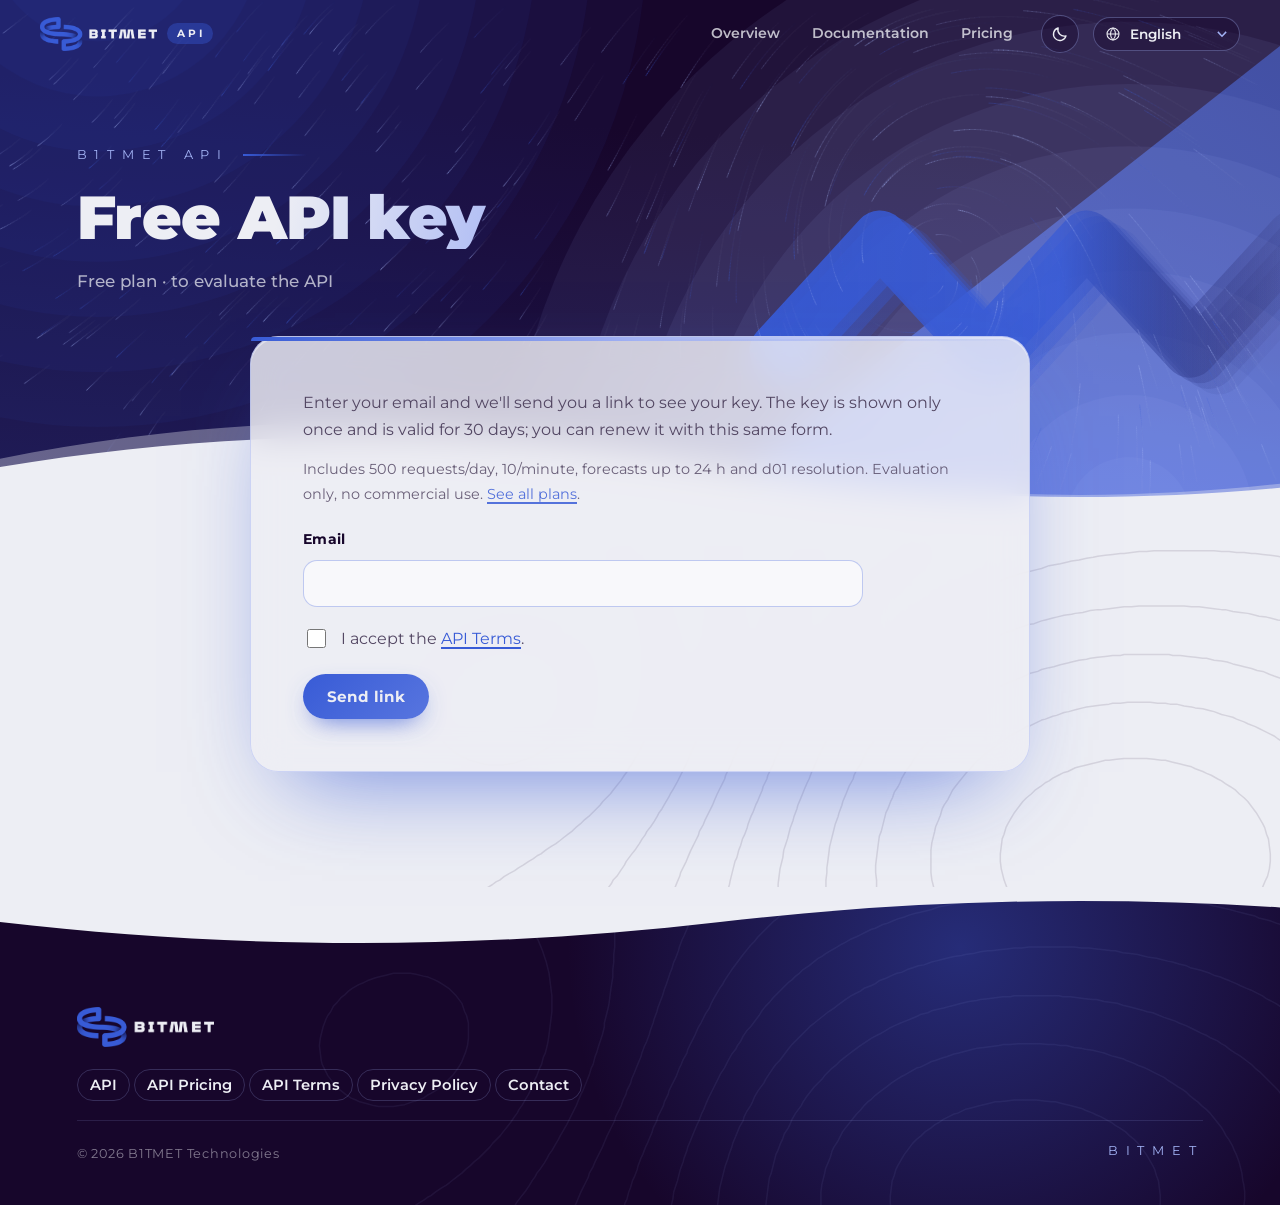
<file: alta.html>
<!DOCTYPE html>
<html lang="es" data-lang="es">
  <head>
    <meta charset="utf-8" />
    <meta name="viewport" content="width=device-width, initial-scale=1" />
    <title>Clave gratuita de la API · Free API key — B1TMET</title>
    <meta name="theme-color" content="#17062b" />
    <link rel="icon" href="favicon.ico" sizes="any" />
    <link rel="preload" href="assets/fonts/montserrat-400.woff2" as="font" type="font/woff2" crossorigin />
    <link rel="stylesheet" href="assets/marca.css" />
    <script>
      (function () {
        var d = document.documentElement;
        d.className += " js";
        var hr = new Date().getHours();
        d.setAttribute("data-tod", hr >= 5 && hr < 8 ? "dawn" : hr >= 8 && hr < 17 ? "day" : hr >= 17 && hr < 20 ? "dusk" : "night");
        try { var th = localStorage.getItem("b1t-theme"); if (th === "dark" || th === "light") d.setAttribute("data-theme", th); } catch (e) {}

        var S = ["es", "en", "pt", "fr", "it", "nl"], l = null;
        try { l = new URLSearchParams(location.search).get("lang"); } catch (e) {}
        if (S.indexOf(l) >= 0) { try { localStorage.setItem("b1t-lang", l); } catch (e) {} }
        else { try { l = localStorage.getItem("b1t-lang"); } catch (e) {} }
        if (S.indexOf(l) < 0) {
          l = "en";
          var list = navigator.languages || [navigator.language || "en"];
          for (var i = 0; i < list.length; i++) {
            var c = String(list[i] || "").slice(0, 2).toLowerCase();
            if (S.indexOf(c) >= 0) { l = c; break; }
          }
        }
        document.documentElement.setAttribute("data-lang", l);
        document.documentElement.lang = l;
      })();
    </script>
  </head>
  <body>
    <div class="progress" aria-hidden="true"></div>

    <header class="top">
      <a class="brand" href="index.html"><img src="assets/logo-h-light.png" alt="B1TMET" width="138" height="40" /><small>API</small></a>
      <nav class="top-nav" aria-label="API">
        <a href="index.html"><span lang="es">Inicio</span><span lang="en">Overview</span><span lang="pt">Início</span><span lang="fr">Aperçu</span><span lang="it">Panoramica</span><span lang="nl">Overzicht</span></a>
        <a href="docs.html"><span lang="es">Documentación</span><span lang="en">Documentation</span><span lang="pt">Documentação</span><span lang="fr">Documentation</span><span lang="it">Documentazione</span><span lang="nl">Documentatie</span></a>
        <a href="precios.html"><span lang="es">Precios</span><span lang="en">Pricing</span><span lang="pt">Preços</span><span lang="fr">Tarifs</span><span lang="it">Prezzi</span><span lang="nl">Prijzen</span></a>
        <!-- <a href="verificacion.html"><span lang="es">Verificación</span><span lang="en">Verification</span><span lang="pt">Verificação</span><span lang="fr">Vérification</span><span lang="it">Verifica</span><span lang="nl">Verificatie</span></a> -->
      </nav>
      <button class="theme" type="button" aria-label="Tema">
        <svg class="moon" viewBox="0 0 24 24" aria-hidden="true"><path d="M20 14.5A8.5 8.5 0 0 1 9.5 4a8.5 8.5 0 1 0 10.5 10.5z"/></svg>
        <svg class="sun" viewBox="0 0 24 24" aria-hidden="true"><circle cx="12" cy="12" r="4.2"/><path d="M12 2.5v2.2M12 19.3v2.2M4.6 4.6l1.6 1.6M17.8 17.8l1.6 1.6M2.5 12h2.2M19.3 12h2.2M4.6 19.4l1.6-1.6M17.8 6.2l1.6-1.6"/></svg>
      </button>
      <label class="langsel">
        <svg viewBox="0 0 24 24" aria-hidden="true"><circle cx="12" cy="12" r="9"/><path d="M3 12h18M12 3c2.5 2.7 3.8 5.7 3.8 9s-1.3 6.3-3.8 9c-2.5-2.7-3.8-5.7-3.8-9s1.3-6.3 3.8-9z"/></svg>
        <select id="langsel" aria-label="Idioma / Language">
          <option value="es">Español</option>
          <option value="en">English</option>
          <option value="pt">Português</option>
          <option value="fr">Français</option>
          <option value="it">Italiano</option>
          <option value="nl">Nederlands</option>
        </select>
      </label>
    </header>

    <section class="hero hero-s">
      <div class="hero-art" aria-hidden="true">
        <svg viewBox="0 0 1440 800" preserveAspectRatio="xMidYMid slice">
          <defs>
            <linearGradient id="gPlane" x1="0" y1="1" x2="1" y2="0">
              <stop offset="0" stop-color="#385BD6" stop-opacity=".95" />
              <stop offset="1" stop-color="#385BD6" stop-opacity=".55" />
            </linearGradient>
          </defs>
          <g class="rings r2"><circle cx="110" cy="40" r="60" fill="#385BD6" fill-opacity=".06" /><circle cx="110" cy="40" r="122" fill="#385BD6" fill-opacity=".06" /><circle cx="110" cy="40" r="184" fill="#385BD6" fill-opacity=".06" /><circle cx="110" cy="40" r="246" fill="#385BD6" fill-opacity=".06" /><circle cx="110" cy="40" r="308" fill="#385BD6" fill-opacity=".06" /><circle cx="110" cy="40" r="370" fill="#385BD6" fill-opacity=".06" /><circle cx="110" cy="40" r="432" fill="#385BD6" fill-opacity=".06" /><circle cx="110" cy="40" r="494" fill="#385BD6" fill-opacity=".06" /><circle cx="110" cy="40" r="556" fill="#385BD6" fill-opacity=".06" /><circle cx="110" cy="40" r="618" fill="#385BD6" fill-opacity=".06" /></g>
          <polygon class="plane" points="560,860 1500,120 1500,860" fill="url(#gPlane)" />
          <g class="rings r1"><circle cx="1270" cy="700" r="70" fill="#A2B2F4" fill-opacity=".07" /><circle cx="1270" cy="700" r="140" fill="#A2B2F4" fill-opacity=".07" /><circle cx="1270" cy="700" r="210" fill="#A2B2F4" fill-opacity=".07" /><circle cx="1270" cy="700" r="280" fill="#A2B2F4" fill-opacity=".07" /><circle cx="1270" cy="700" r="350" fill="#A2B2F4" fill-opacity=".07" /><circle cx="1270" cy="700" r="420" fill="#A2B2F4" fill-opacity=".07" /><circle cx="1270" cy="700" r="490" fill="#A2B2F4" fill-opacity=".07" /><circle cx="1270" cy="700" r="560" fill="#A2B2F4" fill-opacity=".07" /><circle cx="1270" cy="700" r="630" fill="#A2B2F4" fill-opacity=".07" /><circle cx="1270" cy="700" r="700" fill="#A2B2F4" fill-opacity=".07" /></g>
        </svg>
      </div>
      <svg class="ribbon" viewBox="0 0 660 320" aria-hidden="true">
        <defs>
          <linearGradient id="gRib" gradientUnits="userSpaceOnUse" x1="40" y1="0" x2="640" y2="0">
            <stop offset="0" stop-color="#385BD6" />
            <stop offset=".55" stop-color="#385BD6" stop-opacity=".75" />
            <stop offset="1" stop-color="#17062B" stop-opacity="0" />
          </linearGradient>
        </defs>
        <g>
          <path class="trail" d="M70 240 L180 120 L290 240 L400 120 L510 240 L620 120" stroke="url(#gRib)" stroke-width="58" opacity=".22" transform="translate(30 18)" />
          <path class="trail" d="M70 240 L180 120 L290 240 L400 120 L510 240 L620 120" stroke="url(#gRib)" stroke-width="58" opacity=".4" transform="translate(20 12)" />
          <path class="trail" d="M70 240 L180 120 L290 240 L400 120 L510 240 L620 120" stroke="url(#gRib)" stroke-width="58" opacity=".65" transform="translate(10 6)" />
          <path class="trail" d="M70 240 L180 120 L290 240 L400 120 L510 240 L620 120" stroke="url(#gRib)" stroke-width="58" />
        </g>
      </svg>
      <canvas class="wind" aria-hidden="true"></canvas>
      <div class="hero-in">
        <p class="eyebrow">B1TMET API</p>
        <h1 lang="es">Clave gratuita de la API</h1>
        <h1 lang="en">Free API key</h1>
        <h1 lang="pt">Chave gratuita da API</h1>
        <h1 lang="fr">Clé d'API gratuite</h1>
        <h1 lang="it">Chiave API gratuita</h1>
        <h1 lang="nl">Gratis API-sleutel</h1>
        <p class="sub" lang="es">Plan Free · para evaluar la API</p>
        <p class="sub" lang="en">Free plan · to evaluate the API</p>
        <p class="sub" lang="pt">Plano Free · para avaliar a API</p>
        <p class="sub" lang="fr">Offre Free · pour évaluer l'API</p>
        <p class="sub" lang="it">Piano Free · per valutare l'API</p>
        <p class="sub" lang="nl">Free-abonnement · om de API te evalueren</p>
      </div>
      <div class="edge back" aria-hidden="true"></div>
      <div class="edge" aria-hidden="true"></div>
    </section>

    <main class="app">
      <article class="card">
        <p lang="es">Escribe tu correo y te enviaremos un enlace para ver tu clave. La clave se muestra una sola vez y es válida 30 días; podrás renovarla con este mismo formulario.</p>
        <p lang="en">Enter your email and we'll send you a link to see your key. The key is shown only once and is valid for 30 days; you can renew it with this same form.</p>
        <p lang="pt">Digite seu e-mail e enviaremos um link para ver sua chave. A chave é exibida uma única vez e vale 30 dias; você poderá renová-la neste mesmo formulário.</p>
        <p lang="fr">Saisissez votre e-mail et nous vous enverrons un lien pour afficher votre clé. La clé n'est affichée qu'une fois et reste valable 30 jours ; vous pourrez la renouveler avec ce même formulaire.</p>
        <p lang="it">Inserisci la tua e-mail e ti invieremo un link per vedere la chiave. La chiave viene mostrata una sola volta ed è valida 30 giorni; potrai rinnovarla con questo stesso modulo.</p>
        <p lang="nl">Vul je e-mailadres in en we sturen je een link om je sleutel te bekijken. De sleutel wordt maar één keer getoond en is 30 dagen geldig; je kunt hem met ditzelfde formulier verlengen.</p>
        <p lang="es" class="muted">Incluye 500 peticiones/día, 10/minuto, pronóstico hasta 24 h y resolución d01. Solo evaluación, sin uso comercial. <a href="precios.html">Ver todos los planes</a>.</p>
        <p lang="en" class="muted">Includes 500 requests/day, 10/minute, forecasts up to 24 h and d01 resolution. Evaluation only, no commercial use. <a href="precios.html">See all plans</a>.</p>
        <p lang="pt" class="muted">Inclui 500 requisições/dia, 10/minuto, previsão de até 24 h e resolução d01. Somente avaliação, sem uso comercial. <a href="precios.html">Ver todos os planos</a>.</p>
        <p lang="fr" class="muted">Comprend 500 requêtes/jour, 10/minute, prévision jusqu'à 24 h et résolution d01. Évaluation uniquement, sans usage commercial. <a href="precios.html">Voir toutes les offres</a>.</p>
        <p lang="it" class="muted">Include 500 richieste/giorno, 10/minuto, previsione fino a 24 h e risoluzione d01. Solo valutazione, nessun uso commerciale. <a href="precios.html">Vedi tutti i piani</a>.</p>
        <p lang="nl" class="muted">Inclusief 500 verzoeken/dag, 10/minuut, voorspelling tot 24 uur en resolutie d01. Alleen evaluatie, geen commercieel gebruik. <a href="precios.html">Alle abonnementen bekijken</a>.</p>
        <form class="form" id="form" novalidate>
          <div class="field">
            <label for="email"><span lang="es">Correo electrónico</span><span lang="en">Email</span><span lang="pt">E-mail</span><span lang="fr">E-mail</span><span lang="it">E-mail</span><span lang="nl">E-mailadres</span></label>
            <input type="email" id="email" name="email" required maxlength="190" autocomplete="email" inputmode="email" />
          </div>
          <label class="chk"><input type="checkbox" id="terms" required /><span><span lang="es">Acepto los <a href="legal/terminos.html" target="_blank" rel="noopener">Términos de la API</a>.</span><span lang="en">I accept the <a href="legal/terminos.html" target="_blank" rel="noopener">API Terms</a>.</span><span lang="pt">Aceito os <a href="legal/terminos.html" target="_blank" rel="noopener">Termos da API</a>.</span><span lang="fr">J'accepte les <a href="legal/terminos.html" target="_blank" rel="noopener">Conditions de l'API</a>.</span><span lang="it">Accetto i <a href="legal/terminos.html" target="_blank" rel="noopener">Termini dell'API</a>.</span><span lang="nl">Ik ga akkoord met de <a href="legal/terminos.html" target="_blank" rel="noopener">API-voorwaarden</a>.</span></span></label>
          <button class="btn" id="send" type="submit"><span lang="es">Enviar enlace</span><span lang="en">Send link</span><span lang="pt">Enviar link</span><span lang="fr">Envoyer le lien</span><span lang="it">Invia link</span><span lang="nl">Link versturen</span></button>
        </form>
        <p id="msg" role="status" aria-live="polite"></p>
      </article>
    </main>

    <footer class="foot">
      <div class="foot-glow" aria-hidden="true"></div>
      <div class="foot-in">
        <img class="foot-logo" src="assets/logo-h-light.png" alt="B1TMET" width="138" height="40" />
        <ul class="foot-links" lang="es">
          <li><a href="index.html">API</a></li>
          <li><a href="precios.html">Precios API</a></li>
          <li><a href="legal/terminos.html">Términos de la API</a></li>
          <li><a href="legal/privacidad.html">Aviso de privacidad</a></li>
          <li><a href="mailto:b1tmet@b1tmet.com">Contacto</a></li>
        </ul>
        <ul class="foot-links" lang="en">
          <li><a href="index.html">API</a></li>
          <li><a href="precios.html">API Pricing</a></li>
          <li><a href="legal/terminos.html">API Terms</a></li>
          <li><a href="legal/privacidad.html">Privacy Policy</a></li>
          <li><a href="mailto:b1tmet@b1tmet.com">Contact</a></li>
        </ul>
        <ul class="foot-links" lang="pt">
          <li><a href="index.html">API</a></li>
          <li><a href="precios.html">Preços da API</a></li>
          <li><a href="legal/terminos.html">Termos da API</a></li>
          <li><a href="legal/privacidad.html">Aviso de privacidade</a></li>
          <li><a href="mailto:b1tmet@b1tmet.com">Contato</a></li>
        </ul>
        <ul class="foot-links" lang="fr">
          <li><a href="index.html">API</a></li>
          <li><a href="precios.html">Tarifs de l'API</a></li>
          <li><a href="legal/terminos.html">Conditions de l'API</a></li>
          <li><a href="legal/privacidad.html">Politique de confidentialité</a></li>
          <li><a href="mailto:b1tmet@b1tmet.com">Contact</a></li>
        </ul>
        <ul class="foot-links" lang="it">
          <li><a href="index.html">API</a></li>
          <li><a href="precios.html">Prezzi API</a></li>
          <li><a href="legal/terminos.html">Termini dell'API</a></li>
          <li><a href="legal/privacidad.html">Informativa sulla privacy</a></li>
          <li><a href="mailto:b1tmet@b1tmet.com">Contatti</a></li>
        </ul>
        <ul class="foot-links" lang="nl">
          <li><a href="index.html">API</a></li>
          <li><a href="precios.html">API-prijzen</a></li>
          <li><a href="legal/terminos.html">API-voorwaarden</a></li>
          <li><a href="legal/privacidad.html">Privacybeleid</a></li>
          <li><a href="mailto:b1tmet@b1tmet.com">Contact</a></li>
        </ul>
        <div class="foot-copy"><span>© 2026 B1TMET Technologies</span><span class="wm">Bitmet</span></div>
      </div>
    </footer>


    <script src="assets/lang.js"></script>
    <script src="assets/marca.js"></script>
    <script>
      (function () {
        var LOCAL = /^(localhost|127\.0\.0\.1)$/.test(location.hostname);
        var API = LOCAL ? location.origin : "https://thredds.b1tmet.com";
        var MAIL = '<a href="mailto:b1tmet@b1tmet.com">b1tmet@b1tmet.com</a>';
        var LOCALES = { es: "es-ES", en: "en-US", pt: "pt-PT", fr: "fr-FR", it: "it-IT", nl: "nl-NL" };
        // Textos: cadenas o funciones (p = parámetros de la respuesta)
        var M = {
          es: { sent: "Te hemos enviado un enlace para ver tu clave. Revisa tu bandeja de entrada y la carpeta de spam. El enlace caduca en 24 horas. Si no llega en 10 minutos, comprueba que el correo esté bien escrito.",
                hasKey: function (d) { return d ? "Este correo ya tiene una clave Free vigente. Podrás renovarla a partir del " + d + ". Si la perdiste, rótala en <a href=\"claves.html\">Gestionar claves</a>." : "Este correo ya tiene una clave vigente sin caducidad."; },
                cooldown: function (m) { return "Ya te enviamos un enlace hace un momento. Revisa tu correo (también spam) o vuelve a intentarlo en " + m + " min."; },
                daily: "Has alcanzado el máximo de 3 enlaces por día para este correo. Inténtalo mañana.",
                blocked: "No podemos emitir una clave para este correo. Escríbenos a " + MAIL + ".",
                email: "El correo no es válido o su dominio no puede recibir mensajes. Revisa que esté bien escrito.",
                terms: "Debes aceptar los Términos de la API.",
                sendFailed: "No hemos podido enviar el correo en este momento. Inténtalo de nuevo en unos minutos.",
                rate: "Demasiadas solicitudes desde tu conexión. Inténtalo mañana.",
                error: "No se pudo contactar con el servidor. Inténtalo de nuevo en unos minutos." },
          en: { sent: "We've sent you a link to see your key. Check your inbox and spam folder. The link expires in 24 hours. If it doesn't arrive within 10 minutes, check that the email is spelled correctly.",
                hasKey: function (d) { return d ? "This email already has a valid Free key. You can renew it from " + d + ". If you lost it, rotate it in <a href=\"claves.html\">Manage keys</a>." : "This email already has a valid key with no expiry."; },
                cooldown: function (m) { return "We sent you a link a moment ago. Check your email (spam too) or try again in " + m + " min."; },
                daily: "You've reached the maximum of 3 links per day for this email. Try again tomorrow.",
                blocked: "We can't issue a key for this email. Write to " + MAIL + ".",
                email: "The email is invalid or its domain can't receive messages. Check the spelling.",
                terms: "You must accept the API Terms.",
                sendFailed: "We couldn't send the email right now. Try again in a few minutes.",
                rate: "Too many requests from your connection. Try again tomorrow.",
                error: "Could not reach the server. Try again in a few minutes." },
          pt: { sent: "Enviamos um link para ver sua chave. Verifique a caixa de entrada e a pasta de spam. O link expira em 24 horas. Se não chegar em 10 minutos, confira se o e-mail está escrito corretamente.",
                hasKey: function (d) { return d ? "Este e-mail já tem uma chave Free válida. Você poderá renová-la a partir de " + d + ". Se você a perdeu, rotacione-a em <a href=\"claves.html\">Gerenciar chaves</a>." : "Este e-mail já tem uma chave válida sem expiração."; },
                cooldown: function (m) { return "Enviamos um link há pouco. Verifique seu e-mail (também o spam) ou tente novamente em " + m + " min."; },
                daily: "Você atingiu o máximo de 3 links por dia para este e-mail. Tente novamente amanhã.",
                blocked: "Não podemos emitir uma chave para este e-mail. Escreva para " + MAIL + ".",
                email: "O e-mail é inválido ou o domínio não pode receber mensagens. Confira se está escrito corretamente.",
                terms: "Você deve aceitar os Termos da API.",
                sendFailed: "Não conseguimos enviar o e-mail agora. Tente novamente em alguns minutos.",
                rate: "Solicitações demais a partir da sua conexão. Tente novamente amanhã.",
                error: "Não foi possível contatar o servidor. Tente novamente em alguns minutos." },
          fr: { sent: "Nous vous avons envoyé un lien pour afficher votre clé. Vérifiez votre boîte de réception et vos spams. Le lien expire dans 24 heures. S'il n'arrive pas dans 10 minutes, vérifiez l'orthographe de l'adresse.",
                hasKey: function (d) { return d ? "Cette adresse a déjà une clé Free valide. Vous pourrez la renouveler à partir du " + d + ". Si vous l'avez perdue, remplacez-la dans <a href=\"claves.html\">Gérer les clés</a>." : "Cette adresse a déjà une clé valide sans expiration."; },
                cooldown: function (m) { return "Nous vous avons envoyé un lien il y a un instant. Vérifiez votre e-mail (spams compris) ou réessayez dans " + m + " min."; },
                daily: "Vous avez atteint le maximum de 3 liens par jour pour cette adresse. Réessayez demain.",
                blocked: "Nous ne pouvons pas émettre de clé pour cette adresse. Écrivez à " + MAIL + ".",
                email: "L'adresse n'est pas valide ou son domaine ne peut pas recevoir de messages. Vérifiez l'orthographe.",
                terms: "Vous devez accepter les Conditions de l'API.",
                sendFailed: "Nous n'avons pas pu envoyer l'e-mail pour le moment. Réessayez dans quelques minutes.",
                rate: "Trop de demandes depuis votre connexion. Réessayez demain.",
                error: "Impossible de joindre le serveur. Réessayez dans quelques minutes." },
          it: { sent: "Ti abbiamo inviato un link per vedere la chiave. Controlla la posta in arrivo e lo spam. Il link scade tra 24 ore. Se non arriva entro 10 minuti, verifica che l'indirizzo sia scritto correttamente.",
                hasKey: function (d) { return d ? "Questo indirizzo ha già una chiave Free valida. Potrai rinnovarla dal " + d + ". Se l'hai persa, ruotala in <a href=\"claves.html\">Gestisci le chiavi</a>." : "Questo indirizzo ha già una chiave valida senza scadenza."; },
                cooldown: function (m) { return "Ti abbiamo inviato un link poco fa. Controlla la posta (anche lo spam) o riprova tra " + m + " min."; },
                daily: "Hai raggiunto il massimo di 3 link al giorno per questo indirizzo. Riprova domani.",
                blocked: "Non possiamo emettere una chiave per questo indirizzo. Scrivi a " + MAIL + ".",
                email: "L'indirizzo non è valido o il suo dominio non può ricevere messaggi. Controlla che sia scritto correttamente.",
                terms: "Devi accettare i Termini dell'API.",
                sendFailed: "Non siamo riusciti a inviare l'e-mail in questo momento. Riprova tra qualche minuto.",
                rate: "Troppe richieste dalla tua connessione. Riprova domani.",
                error: "Impossibile contattare il server. Riprova tra qualche minuto." },
          nl: { sent: "We hebben je een link gestuurd om je sleutel te bekijken. Kijk in je inbox en spammap. De link verloopt over 24 uur. Komt hij niet binnen 10 minuten, controleer dan of het e-mailadres goed gespeld is.",
                hasKey: function (d) { return d ? "Dit e-mailadres heeft al een geldige Free-sleutel. Je kunt hem verlengen vanaf " + d + ". Ben je hem kwijt, roteer hem dan via <a href=\"claves.html\">Sleutels beheren</a>." : "Dit e-mailadres heeft al een geldige sleutel zonder vervaldatum."; },
                cooldown: function (m) { return "We hebben je zojuist een link gestuurd. Kijk in je e-mail (ook spam) of probeer het over " + m + " min opnieuw."; },
                daily: "Je hebt het maximum van 3 links per dag voor dit e-mailadres bereikt. Probeer het morgen opnieuw.",
                blocked: "We kunnen geen sleutel uitgeven voor dit e-mailadres. Schrijf naar " + MAIL + ".",
                email: "Het e-mailadres is ongeldig of het domein kan geen berichten ontvangen. Controleer de spelling.",
                terms: "Je moet akkoord gaan met de API-voorwaarden.",
                sendFailed: "We konden de e-mail nu niet versturen. Probeer het over een paar minuten opnieuw.",
                rate: "Te veel aanvragen vanaf je verbinding. Probeer het morgen opnieuw.",
                error: "Kan de server niet bereiken. Probeer het over een paar minuten opnieuw." }
        };
        var form = document.getElementById("form"), email = document.getElementById("email"),
            terms = document.getElementById("terms"), send = document.getElementById("send"),
            msg = document.getElementById("msg"), last = null;
        var lang = function () { var l = document.documentElement.getAttribute("data-lang"); return M[l] ? l : "en"; };

        function fmtDate(iso) {
          return new Intl.DateTimeFormat(LOCALES[lang()], { dateStyle: "long", timeZone: "UTC" }).format(new Date(iso));
        }
        // Los textos son propios (no vienen del servidor): se pueden insertar como HTML.
        // Para hasKey, arg es la fecha ISO: se formatea en el idioma actual (también al cambiarlo).
        function show(kind, key, arg) {
          last = { kind: kind, key: key, arg: arg };
          var t = M[lang()][key];
          var a = key === "hasKey" && arg ? fmtDate(arg) : arg;
          msg.className = kind;
          msg.innerHTML = typeof t === "function" ? t(a) : t;
        }
        var sel = document.getElementById("langsel");
        if (sel) sel.addEventListener("change", function () { if (last) show(last.kind, last.key, last.arg); });

        form.addEventListener("submit", function (ev) {
          ev.preventDefault();
          var v = email.value.trim();
          if (!/^[^\s@]{1,64}@[^\s@]+\.[^\s@]{2,}$/.test(v) || v.length > 190) { show("err", "email"); email.focus(); return; }
          if (!terms.checked) { show("err", "terms"); terms.focus(); return; }
          send.disabled = true; send.classList.add("busy"); send.setAttribute("aria-busy", "true");
          msg.className = ""; msg.textContent = ""; last = null;
          fetch(API + "/billing/free/signup", {
            method: "POST",
            headers: { "Content-Type": "application/json" },
            body: JSON.stringify({ email: v, lang: lang(), accept_terms: true }),
            cache: "no-store",
            credentials: "omit"
          }).then(function (r) {
            return r.json().catch(function () { return {}; }).then(function (j) { return { status: r.status, j: j }; });
          }).then(function (res) {
            var j = res.j || {};
            if (res.status === 200 && j.status === "sent") { show("ok", "sent"); form.reset(); }
            else if (res.status === 200 && j.status === "has_key") {
              show("err", "hasKey", j.renew_from || null);
            }
            else if (res.status === 200 && j.status === "cooldown") show("err", "cooldown", Math.max(1, Math.ceil((j.retry_after || 600) / 60)));
            else if (res.status === 200 && j.status === "daily_limit") show("err", "daily");
            else if (res.status === 200 && j.status === "blocked") show("err", "blocked");
            else if (res.status === 400) show("err", "email");
            else if (res.status === 429) show("err", "rate");
            else if (res.status === 503 && j.error === "send_failed") show("err", "sendFailed");
            else show("err", "error");
          }).catch(function () { show("err", "error"); })
            .then(function () { send.disabled = false; send.classList.remove("busy"); send.removeAttribute("aria-busy"); });
        });
      })();
    </script>
  </body>
</html>
</file>
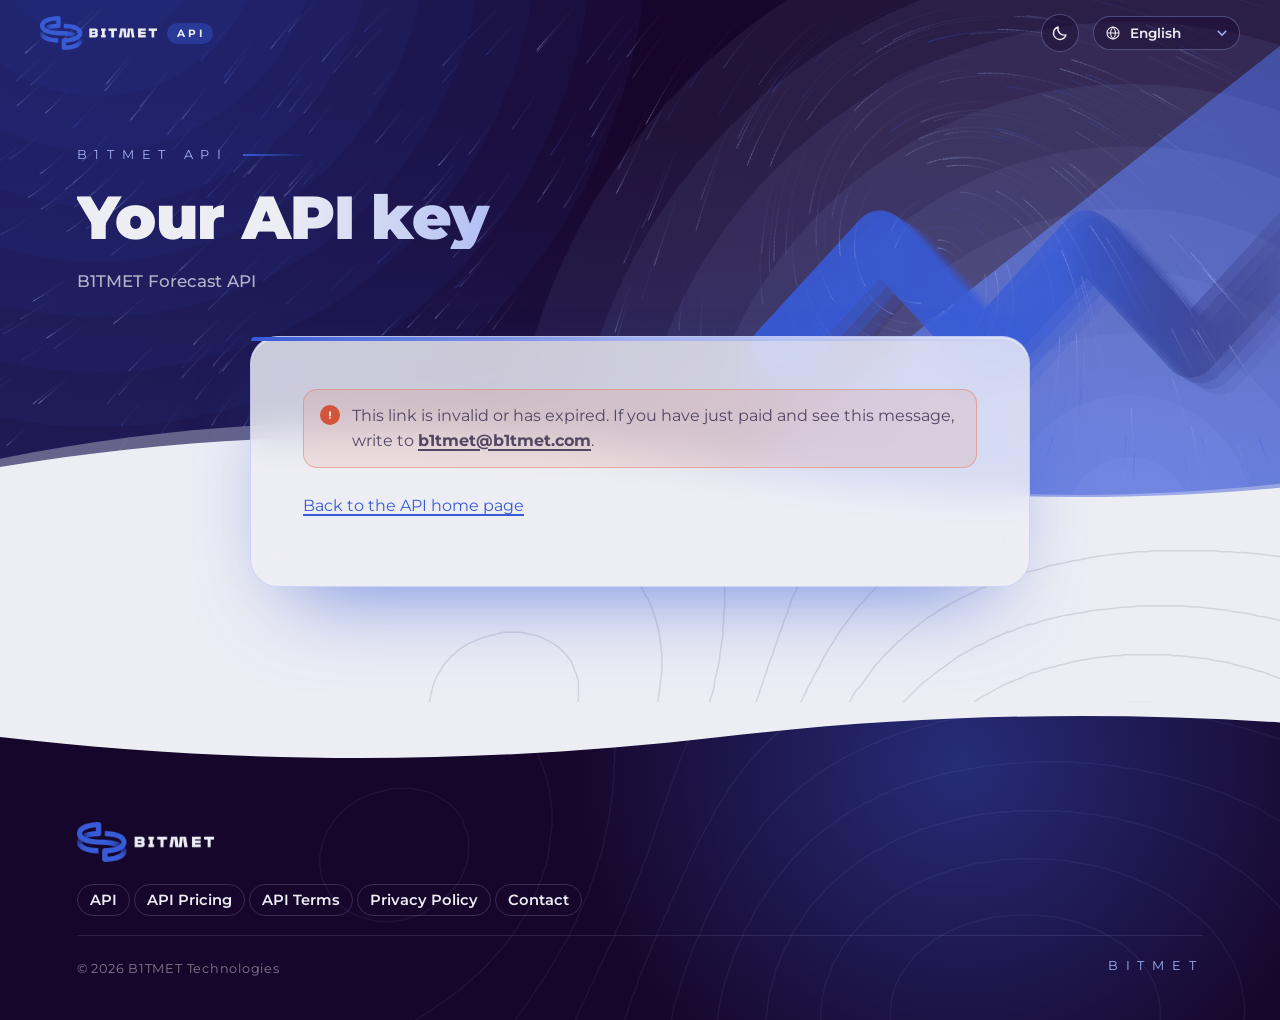
<file: clave.html>
<!DOCTYPE html>
<html lang="es" data-lang="es">
  <head>
    <meta charset="utf-8" />
    <meta name="viewport" content="width=device-width, initial-scale=1" />
    <meta name="robots" content="noindex, nofollow" />
    <!-- El session_id / token de la URL no debe salir en el Referer -->
    <meta name="referrer" content="no-referrer" />
    <title>Tu clave de API · Your API key — B1TMET</title>
    <meta name="theme-color" content="#17062b" />
    <link rel="icon" href="favicon.ico" sizes="any" />
    <link rel="preload" href="assets/fonts/montserrat-400.woff2" as="font" type="font/woff2" crossorigin />
    <link rel="stylesheet" href="assets/marca.css" />
    <script>
      (function () {
        var d = document.documentElement;
        d.className += " js";
        var hr = new Date().getHours();
        d.setAttribute("data-tod", hr >= 5 && hr < 8 ? "dawn" : hr >= 8 && hr < 17 ? "day" : hr >= 17 && hr < 20 ? "dusk" : "night");
        try { var th = localStorage.getItem("b1t-theme"); if (th === "dark" || th === "light") d.setAttribute("data-theme", th); } catch (e) {}

        var S = ["es", "en", "pt", "fr", "it", "nl"], l = null;
        try { l = new URLSearchParams(location.search).get("lang"); } catch (e) {}
        if (S.indexOf(l) >= 0) { try { localStorage.setItem("b1t-lang", l); } catch (e) {} }
        else { try { l = localStorage.getItem("b1t-lang"); } catch (e) {} }
        if (S.indexOf(l) < 0) {
          l = "en";
          var list = navigator.languages || [navigator.language || "en"];
          for (var i = 0; i < list.length; i++) {
            var c = String(list[i] || "").slice(0, 2).toLowerCase();
            if (S.indexOf(c) >= 0) { l = c; break; }
          }
        }
        document.documentElement.setAttribute("data-lang", l);
        document.documentElement.lang = l;
      })();
    </script>
  </head>
  <body>
    <div class="progress" aria-hidden="true"></div>

    <header class="top">
      <a class="brand" href="index.html"><img src="assets/logo-h-light.png" alt="B1TMET" width="138" height="40" /><small>API</small></a>
      <button class="theme" type="button" aria-label="Tema">
        <svg class="moon" viewBox="0 0 24 24" aria-hidden="true"><path d="M20 14.5A8.5 8.5 0 0 1 9.5 4a8.5 8.5 0 1 0 10.5 10.5z"/></svg>
        <svg class="sun" viewBox="0 0 24 24" aria-hidden="true"><circle cx="12" cy="12" r="4.2"/><path d="M12 2.5v2.2M12 19.3v2.2M4.6 4.6l1.6 1.6M17.8 17.8l1.6 1.6M2.5 12h2.2M19.3 12h2.2M4.6 19.4l1.6-1.6M17.8 6.2l1.6-1.6"/></svg>
      </button>
      <label class="langsel">
        <svg viewBox="0 0 24 24" aria-hidden="true"><circle cx="12" cy="12" r="9"/><path d="M3 12h18M12 3c2.5 2.7 3.8 5.7 3.8 9s-1.3 6.3-3.8 9c-2.5-2.7-3.8-5.7-3.8-9s1.3-6.3 3.8-9z"/></svg>
        <select id="langsel" aria-label="Idioma / Language">
          <option value="es">Español</option>
          <option value="en">English</option>
          <option value="pt">Português</option>
          <option value="fr">Français</option>
          <option value="it">Italiano</option>
          <option value="nl">Nederlands</option>
        </select>
      </label>
    </header>

    <section class="hero hero-s">
      <div class="hero-art" aria-hidden="true">
        <svg viewBox="0 0 1440 800" preserveAspectRatio="xMidYMid slice">
          <defs>
            <linearGradient id="gPlane" x1="0" y1="1" x2="1" y2="0">
              <stop offset="0" stop-color="#385BD6" stop-opacity=".95" />
              <stop offset="1" stop-color="#385BD6" stop-opacity=".55" />
            </linearGradient>
          </defs>
          <g class="rings r2"><circle cx="110" cy="40" r="60" fill="#385BD6" fill-opacity=".06" /><circle cx="110" cy="40" r="122" fill="#385BD6" fill-opacity=".06" /><circle cx="110" cy="40" r="184" fill="#385BD6" fill-opacity=".06" /><circle cx="110" cy="40" r="246" fill="#385BD6" fill-opacity=".06" /><circle cx="110" cy="40" r="308" fill="#385BD6" fill-opacity=".06" /><circle cx="110" cy="40" r="370" fill="#385BD6" fill-opacity=".06" /><circle cx="110" cy="40" r="432" fill="#385BD6" fill-opacity=".06" /><circle cx="110" cy="40" r="494" fill="#385BD6" fill-opacity=".06" /><circle cx="110" cy="40" r="556" fill="#385BD6" fill-opacity=".06" /><circle cx="110" cy="40" r="618" fill="#385BD6" fill-opacity=".06" /></g>
          <polygon class="plane" points="560,860 1500,120 1500,860" fill="url(#gPlane)" />
          <g class="rings r1"><circle cx="1270" cy="700" r="70" fill="#A2B2F4" fill-opacity=".07" /><circle cx="1270" cy="700" r="140" fill="#A2B2F4" fill-opacity=".07" /><circle cx="1270" cy="700" r="210" fill="#A2B2F4" fill-opacity=".07" /><circle cx="1270" cy="700" r="280" fill="#A2B2F4" fill-opacity=".07" /><circle cx="1270" cy="700" r="350" fill="#A2B2F4" fill-opacity=".07" /><circle cx="1270" cy="700" r="420" fill="#A2B2F4" fill-opacity=".07" /><circle cx="1270" cy="700" r="490" fill="#A2B2F4" fill-opacity=".07" /><circle cx="1270" cy="700" r="560" fill="#A2B2F4" fill-opacity=".07" /><circle cx="1270" cy="700" r="630" fill="#A2B2F4" fill-opacity=".07" /><circle cx="1270" cy="700" r="700" fill="#A2B2F4" fill-opacity=".07" /></g>
        </svg>
      </div>
      <svg class="ribbon" viewBox="0 0 660 320" aria-hidden="true">
        <defs>
          <linearGradient id="gRib" gradientUnits="userSpaceOnUse" x1="40" y1="0" x2="640" y2="0">
            <stop offset="0" stop-color="#385BD6" />
            <stop offset=".55" stop-color="#385BD6" stop-opacity=".75" />
            <stop offset="1" stop-color="#17062B" stop-opacity="0" />
          </linearGradient>
        </defs>
        <g>
          <path class="trail" d="M70 240 L180 120 L290 240 L400 120 L510 240 L620 120" stroke="url(#gRib)" stroke-width="58" opacity=".22" transform="translate(30 18)" />
          <path class="trail" d="M70 240 L180 120 L290 240 L400 120 L510 240 L620 120" stroke="url(#gRib)" stroke-width="58" opacity=".4" transform="translate(20 12)" />
          <path class="trail" d="M70 240 L180 120 L290 240 L400 120 L510 240 L620 120" stroke="url(#gRib)" stroke-width="58" opacity=".65" transform="translate(10 6)" />
          <path class="trail" d="M70 240 L180 120 L290 240 L400 120 L510 240 L620 120" stroke="url(#gRib)" stroke-width="58" />
        </g>
      </svg>
      <canvas class="wind" aria-hidden="true"></canvas>
      <div class="hero-in">
        <p class="eyebrow">B1TMET API</p>
        <h1 lang="es">Tu clave de API</h1>
        <h1 lang="en">Your API key</h1>
        <h1 lang="pt">Sua chave de API</h1>
        <h1 lang="fr">Votre clé d'API</h1>
        <h1 lang="it">La tua chiave API</h1>
        <h1 lang="nl">Je API-sleutel</h1>
        <p class="sub" lang="es">API de pronóstico B1TMET</p>
        <p class="sub" lang="en">B1TMET Forecast API</p>
        <p class="sub" lang="pt">API de previsão B1TMET</p>
        <p class="sub" lang="fr">API de prévision B1TMET</p>
        <p class="sub" lang="it">API di previsione B1TMET</p>
        <p class="sub" lang="nl">B1TMET-weersvoorspellings-API</p>
      </div>
      <div class="edge back" aria-hidden="true"></div>
      <div class="edge" aria-hidden="true"></div>
    </section>

    <main class="app">
      <!-- Contenido dinámico (sin atributo lang: el texto se elige en el script) -->
      <article class="card reveal" id="out" aria-live="polite"></article>
    </main>

    <footer class="foot">
      <div class="foot-glow" aria-hidden="true"></div>
      <div class="foot-in">
        <img class="foot-logo" src="assets/logo-h-light.png" alt="B1TMET" width="138" height="40" />
        <ul class="foot-links" lang="es">
          <li><a href="index.html">API</a></li>
          <li><a href="precios.html">Precios API</a></li>
          <li><a href="legal/terminos.html">Términos de la API</a></li>
          <li><a href="legal/privacidad.html">Aviso de privacidad</a></li>
          <li><a href="mailto:b1tmet@b1tmet.com">Contacto</a></li>
        </ul>
        <ul class="foot-links" lang="en">
          <li><a href="index.html">API</a></li>
          <li><a href="precios.html">API Pricing</a></li>
          <li><a href="legal/terminos.html">API Terms</a></li>
          <li><a href="legal/privacidad.html">Privacy Policy</a></li>
          <li><a href="mailto:b1tmet@b1tmet.com">Contact</a></li>
        </ul>
        <ul class="foot-links" lang="pt">
          <li><a href="index.html">API</a></li>
          <li><a href="precios.html">Preços da API</a></li>
          <li><a href="legal/terminos.html">Termos da API</a></li>
          <li><a href="legal/privacidad.html">Aviso de privacidade</a></li>
          <li><a href="mailto:b1tmet@b1tmet.com">Contato</a></li>
        </ul>
        <ul class="foot-links" lang="fr">
          <li><a href="index.html">API</a></li>
          <li><a href="precios.html">Tarifs de l'API</a></li>
          <li><a href="legal/terminos.html">Conditions de l'API</a></li>
          <li><a href="legal/privacidad.html">Politique de confidentialité</a></li>
          <li><a href="mailto:b1tmet@b1tmet.com">Contact</a></li>
        </ul>
        <ul class="foot-links" lang="it">
          <li><a href="index.html">API</a></li>
          <li><a href="precios.html">Prezzi API</a></li>
          <li><a href="legal/terminos.html">Termini dell'API</a></li>
          <li><a href="legal/privacidad.html">Informativa sulla privacy</a></li>
          <li><a href="mailto:b1tmet@b1tmet.com">Contatti</a></li>
        </ul>
        <ul class="foot-links" lang="nl">
          <li><a href="index.html">API</a></li>
          <li><a href="precios.html">API-prijzen</a></li>
          <li><a href="legal/terminos.html">API-voorwaarden</a></li>
          <li><a href="legal/privacidad.html">Privacybeleid</a></li>
          <li><a href="mailto:b1tmet@b1tmet.com">Contact</a></li>
        </ul>
        <div class="foot-copy"><span>© 2026 B1TMET Technologies</span><span class="wm">Bitmet</span></div>
      </div>
    </footer>


    <script src="assets/lang.js"></script>
    <script src="assets/marca.js"></script>
    <script>
      (function () {
        // En local la página la sirve el propio backend (mismo origen); en Pages, la API pública.
        var LOCAL = /^(localhost|127\.0\.0\.1)$/.test(location.hostname);
        var API = LOCAL ? location.origin : "https://thredds.b1tmet.com";
        var MAIL = '<a href="mailto:b1tmet@b1tmet.com">b1tmet@b1tmet.com</a>';

        var T = {
          es: {
            loading: "Preparando tu clave…",
            okTitle: "Esta es tu clave",
            okWarn: "<strong>Cópiala y guárdala ahora en un lugar seguro.</strong> Por seguridad no la guardamos: no se volverá a mostrar.",
            copy: "Copiar", copied: "Copiada ✓",
            plan: "Plan", expires: "Caduca", never: "sin caducidad",
            tryIt: "Pruébala ahora (esta consulta no gasta cuota):",
            docs: "Ver la documentación", home: "Volver al inicio de la API",
            already: 'Esta clave ya se mostró y no se puede volver a ver. Si no la guardaste, sustitúyela por una nueva en <a href="claves.html">Gestionar claves</a> (te enviaremos un enlace a tu correo).',
            invalid: "El enlace no es válido o ha caducado. Si acabas de pagar y ves este mensaje, escríbenos a " + MAIL + ".",
            verifyInvalid: 'El enlace de verificación no es válido, ya se usó o ha caducado (24 h). Puedes solicitar uno nuevo en la <a href="alta.html">página de alta</a>.',
            pending: "Tu pago aún no está confirmado. Espera un minuto y vuelve a intentarlo.",
            rate: "Demasiados intentos. Inténtalo de nuevo dentro de una hora.",
            error: "No se pudo contactar con el servidor. Inténtalo de nuevo en unos minutos.",
            retry: "Reintentar"
          },
          en: {
            loading: "Preparing your key…",
            okTitle: "This is your key",
            okWarn: "<strong>Copy it and store it somewhere safe now.</strong> For security we don't keep it: it won't be shown again.",
            copy: "Copy", copied: "Copied ✓",
            plan: "Plan", expires: "Expires", never: "never",
            tryIt: "Try it now (this call doesn't use your quota):",
            docs: "Read the documentation", home: "Back to the API home page",
            already: 'This key has already been shown and cannot be displayed again. If you didn\'t save it, replace it with a new one in <a href="claves.html">Manage keys</a> (we\'ll email you a link).',
            invalid: "This link is invalid or has expired. If you have just paid and see this message, write to " + MAIL + ".",
            verifyInvalid: 'This verification link is invalid, already used or expired (24 h). You can request a new one on the <a href="alta.html">sign-up page</a>.',
            pending: "Your payment is not confirmed yet. Wait a minute and try again.",
            rate: "Too many attempts. Try again in an hour.",
            error: "Could not reach the server. Try again in a few minutes.",
            retry: "Try again"
          },
          pt: {
            loading: "Preparando sua chave…",
            okTitle: "Esta é a sua chave",
            okWarn: "<strong>Copie-a e guarde-a agora em um lugar seguro.</strong> Por segurança não a guardamos: ela não será exibida novamente.",
            copy: "Copiar", copied: "Copiada ✓",
            plan: "Plano", expires: "Expira", never: "sem expiração",
            tryIt: "Teste agora (esta consulta não consome cota):",
            docs: "Ver a documentação", home: "Voltar ao início da API",
            already: 'Esta chave já foi exibida e não pode ser vista novamente. Se você não a guardou, substitua-a por uma nova em <a href="claves.html">Gerenciar chaves</a> (enviaremos um link para o seu e-mail).',
            invalid: "O link é inválido ou expirou. Se você acabou de pagar e vê esta mensagem, escreva para " + MAIL + ".",
            verifyInvalid: 'O link de verificação é inválido, já foi usado ou expirou (24 h). Você pode solicitar um novo na <a href="alta.html">página de cadastro</a>.',
            pending: "Seu pagamento ainda não foi confirmado. Aguarde um minuto e tente novamente.",
            rate: "Tentativas demais. Tente novamente em uma hora.",
            error: "Não foi possível contatar o servidor. Tente novamente em alguns minutos.",
            retry: "Tentar novamente"
          },
          fr: {
            loading: "Préparation de votre clé…",
            okTitle: "Voici votre clé",
            okWarn: "<strong>Copiez-la et conservez-la dès maintenant en lieu sûr.</strong> Pour des raisons de sécurité, nous ne la conservons pas : elle ne sera plus affichée.",
            copy: "Copier", copied: "Copiée ✓",
            plan: "Offre", expires: "Expire le", never: "jamais",
            tryIt: "Testez-la maintenant (cet appel ne consomme pas de quota) :",
            docs: "Voir la documentation", home: "Retour à l'accueil de l'API",
            already: "Cette clé a déjà été affichée et ne peut plus l'être. Si vous ne l'avez pas conservée, remplacez-la par une nouvelle dans <a href=\"claves.html\">Gérer les clés</a> (nous vous enverrons un lien par e-mail).",
            invalid: "Ce lien n'est pas valide ou a expiré. Si vous venez de payer et voyez ce message, écrivez à " + MAIL + ".",
            verifyInvalid: 'Ce lien de vérification n\'est pas valide, a déjà été utilisé ou a expiré (24 h). Vous pouvez en demander un nouveau sur la <a href="alta.html">page d\'inscription</a>.',
            pending: "Votre paiement n'est pas encore confirmé. Patientez une minute et réessayez.",
            rate: "Trop de tentatives. Réessayez dans une heure.",
            error: "Impossible de joindre le serveur. Réessayez dans quelques minutes.",
            retry: "Réessayer"
          },
          it: {
            loading: "Preparazione della chiave…",
            okTitle: "Questa è la tua chiave",
            okWarn: "<strong>Copiala e conservala subito in un luogo sicuro.</strong> Per sicurezza non la conserviamo: non verrà mostrata di nuovo.",
            copy: "Copia", copied: "Copiata ✓",
            plan: "Piano", expires: "Scade", never: "nessuna scadenza",
            tryIt: "Provala subito (questa chiamata non consuma quota):",
            docs: "Vedi la documentazione", home: "Torna alla pagina iniziale dell'API",
            already: "Questa chiave è già stata mostrata e non può essere visualizzata di nuovo. Se non l'hai salvata, sostituiscila con una nuova in <a href=\"claves.html\">Gestisci le chiavi</a> (ti invieremo un link via e-mail).",
            invalid: "Il link non è valido o è scaduto. Se hai appena pagato e vedi questo messaggio, scrivi a " + MAIL + ".",
            verifyInvalid: 'Il link di verifica non è valido, è già stato usato o è scaduto (24 h). Puoi richiederne uno nuovo nella <a href="alta.html">pagina di registrazione</a>.',
            pending: "Il pagamento non è ancora confermato. Attendi un minuto e riprova.",
            rate: "Troppi tentativi. Riprova tra un'ora.",
            error: "Impossibile contattare il server. Riprova tra qualche minuto.",
            retry: "Riprova"
          },
          nl: {
            loading: "Je sleutel wordt voorbereid…",
            okTitle: "Dit is je sleutel",
            okWarn: "<strong>Kopieer hem en bewaar hem nu op een veilige plek.</strong> Om veiligheidsredenen bewaren wij hem niet: hij wordt niet opnieuw getoond.",
            copy: "Kopiëren", copied: "Gekopieerd ✓",
            plan: "Abonnement", expires: "Verloopt", never: "nooit",
            tryIt: "Probeer hem nu (deze aanroep telt niet mee voor je quotum):",
            docs: "Bekijk de documentatie", home: "Terug naar de API-startpagina",
            already: 'Deze sleutel is al getoond en kan niet opnieuw worden weergegeven. Heb je hem niet bewaard? Vervang hem door een nieuwe via <a href="claves.html">Sleutels beheren</a> (we sturen je een link per e-mail).',
            invalid: "Deze link is ongeldig of verlopen. Heb je net betaald en zie je dit bericht? Schrijf naar " + MAIL + ".",
            verifyInvalid: 'Deze verificatielink is ongeldig, al gebruikt of verlopen (24 uur). Je kunt een nieuwe aanvragen op de <a href="alta.html">aanmeldpagina</a>.',
            pending: "Je betaling is nog niet bevestigd. Wacht een minuut en probeer het opnieuw.",
            rate: "Te veel pogingen. Probeer het over een uur opnieuw.",
            error: "Kan de server niet bereiken. Probeer het over een paar minuten opnieuw.",
            retry: "Opnieuw proberen"
          }
        };
        var LOCALES = { es: "es-ES", en: "en-US", pt: "pt-PT", fr: "fr-FR", it: "it-IT", nl: "nl-NL" };

        var out = document.getElementById("out");
        var lang = function () { var l = document.documentElement.getAttribute("data-lang"); return T[l] ? l : "en"; };
        var t = function () { return T[lang()]; };

        // Parámetros: session_id (pago con Stripe) o verify (alta Free, paso 6)
        var qs = new URLSearchParams(location.search);
        var sid = qs.get("session_id"), token = qs.get("verify");
        var req = null;
        if (sid && /^cs_(test|live)_[A-Za-z0-9]{10,200}$/.test(sid)) req = { path: "/billing/reveal", body: { session_id: sid }, kind: "pay" };
        else if (token && /^[a-f0-9]{64}$/.test(token)) req = { path: "/billing/free/verify", body: { token: token }, kind: "free" };

        // Quita session_id / verify de la barra de direcciones (y del historial).
        // done=1: la clave ya se mostró; al recargar se indica eso en vez de "enlace no válido".
        function cleanUrl(done) {
          try {
            var u = new URL(location.href);
            u.searchParams.delete("session_id"); u.searchParams.delete("verify");
            if (done) u.searchParams.set("done", "1");
            history.replaceState(null, "", u);
          } catch (e) {}
        }

        var state = { name: "loading" }, keyShown = false, copied = false;

        function render() {
          var m = t(), s = state;
          if (s.name === "loading") {
            out.innerHTML = '<p><span class="spin" aria-hidden="true"></span>' + m.loading + "</p>";
          } else if (s.name === "ok") {
            var exp = s.expires ? new Intl.DateTimeFormat(LOCALES[lang()], { dateStyle: "long", timeStyle: "short", timeZone: "UTC" }).format(new Date(s.expires)) + " UTC" : m.never;
            out.innerHTML =
              "<h2>" + m.okTitle + "</h2>" +
              '<p class="warn">' + m.okWarn + "</p>" +
              '<div class="keybox"><code id="key"></code><button class="btn" id="copy" type="button"></button></div>' +
              '<ul class="facts"><li><strong>' + m.plan + ":</strong> " + s.plan.charAt(0).toUpperCase() + s.plan.slice(1) + "</li>" +
              "<li><strong>" + m.expires + ":</strong> " + exp + "</li></ul>" +
              "<p>" + m.tryIt + "</p>" +
              '<pre class="code"><code id="curl"></code></pre>' +
              acciones(m, true);
            document.getElementById("key").textContent = s.key;      // nunca innerHTML para la clave
            document.getElementById("curl").textContent =
              'curl "' + API + '/v1/usage" \\\n  -H "Authorization: Bearer ' + s.key + '"';
            var b = document.getElementById("copy");
            b.textContent = copied ? m.copied : m.copy;
            b.addEventListener("click", copyKey);
          } else {
            out.innerHTML = '<p class="err">' + m[s.msg] + "</p>" +
              (s.retry ? '<p><button class="btn" id="retry" type="button">' + m.retry + "</button></p>" : "") +
              acciones(m, false);
            if (s.retry) document.getElementById("retry").addEventListener("click", run);
          }
        }

        // Salidas de la página: documentación (botón, solo con la clave en pantalla) e inicio de la API.
        // Misma pestaña: si la clave no se copió, el navegador pide confirmación (beforeunload).
        function acciones(m, conClave) {
          return '<p style="display:flex;flex-wrap:wrap;align-items:center;gap:.75rem 1.5rem;margin-top:1.5rem">' +
            (conClave ? '<a class="btn" href="docs.html">' + m.docs + "</a>" : "") +
            '<a href="index.html">' + m.home + "</a></p>";
        }

        function copyKey() {
          var done = function () { copied = true; render(); };
          if (navigator.clipboard && navigator.clipboard.writeText) {
            navigator.clipboard.writeText(state.key).then(done, selectKey);
          } else selectKey();
        }
        function selectKey() {
          var r = document.createRange(); r.selectNodeContents(document.getElementById("key"));
          var sel = window.getSelection(); sel.removeAllRanges(); sel.addRange(r);
        }

        function fail(msg, retry, final) {
          if (final) cleanUrl(msg === "already");   // si no es definitivo, se deja en la URL para poder recargar
          state = { name: "err", msg: msg, retry: retry }; render();
        }

        function run() {
          state = { name: "loading" }; render();
          fetch(API + req.path, {
            method: "POST",
            headers: { "Content-Type": "application/json" },
            body: JSON.stringify(req.body),
            cache: "no-store",
            credentials: "omit",
            referrerPolicy: "no-referrer"
          }).then(function (r) {
            return r.json().catch(function () { return {}; }).then(function (j) { return { status: r.status, j: j }; });
          }).then(function (res) {
            var e = res.j && res.j.error;
            if (res.status === 200 && res.j.key) {
              cleanUrl(true);
              keyShown = true;
              state = { name: "ok", key: res.j.key, plan: res.j.plan || "", expires: res.j.expires_at };
              render();
            } else if (e === "already_revealed") fail("already", false, true);
            else if (e === "not_active") fail("pending", true, false);
            else if (e === "rate_limited") fail("rate", false, false);
            else if (res.status === 400 || res.status === 404) fail(req.kind === "free" ? "verifyInvalid" : "invalid", false, true);
            else fail("error", true, false);
          }).catch(function () { fail("error", true, false); });
        }

        // Si se va de la página con la clave en pantalla sin haberla copiado, el navegador pide confirmación
        window.addEventListener("beforeunload", function (ev) {
          if (keyShown && !copied) { ev.preventDefault(); ev.returnValue = ""; }
        });

        var sel = document.getElementById("langsel");
        if (sel) sel.addEventListener("change", render);

        if (!req && qs.get("done") === "1") fail("already", false, false);
        else if (!req) fail(token != null ? "verifyInvalid" : "invalid", false, true);
        else run();
      })();
    </script>
  </body>
</html>
</file>
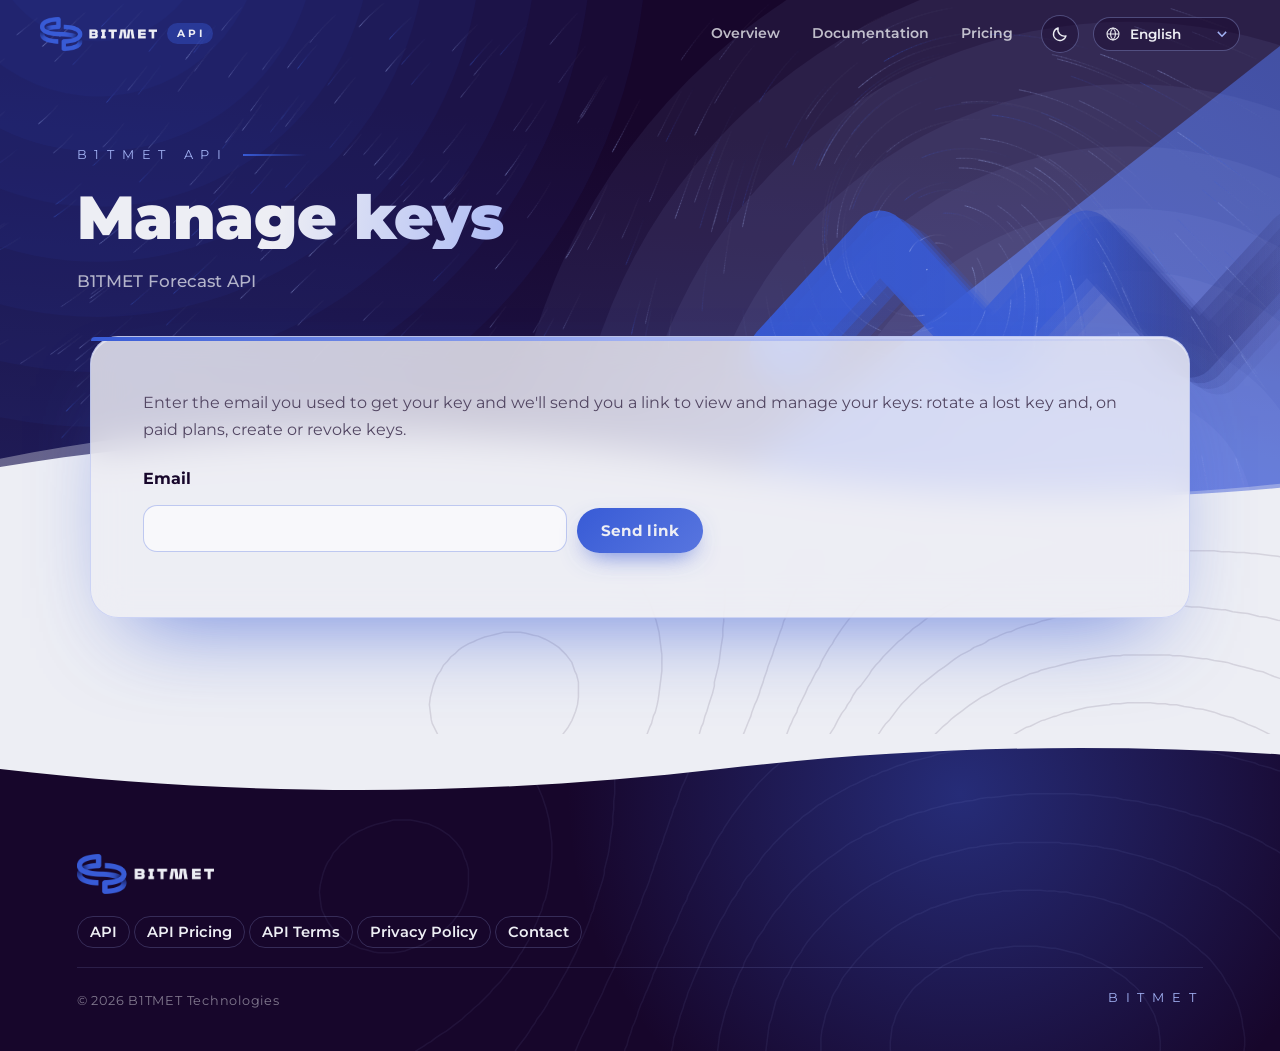
<file: claves.html>
<!DOCTYPE html>
<html lang="es" data-lang="es">
  <head>
    <meta charset="utf-8" />
    <meta name="viewport" content="width=device-width, initial-scale=1" />
    <title>Gestionar claves de la API · Manage API keys — B1TMET</title>
    <meta name="theme-color" content="#17062b" />
    <meta name="robots" content="noindex, nofollow" />
    <meta name="referrer" content="no-referrer" />
    <link rel="icon" href="favicon.ico" sizes="any" />
    <link rel="preload" href="assets/fonts/montserrat-400.woff2" as="font" type="font/woff2" crossorigin />
    <link rel="stylesheet" href="assets/marca.css" />
    <script>
      (function () {
        var d = document.documentElement;
        d.className += " js";
        var hr = new Date().getHours();
        d.setAttribute("data-tod", hr >= 5 && hr < 8 ? "dawn" : hr >= 8 && hr < 17 ? "day" : hr >= 17 && hr < 20 ? "dusk" : "night");
        try { var th = localStorage.getItem("b1t-theme"); if (th === "dark" || th === "light") d.setAttribute("data-theme", th); } catch (e) {}

        var S = ["es", "en", "pt", "fr", "it", "nl"], l = null;
        try { l = new URLSearchParams(location.search).get("lang"); } catch (e) {}
        if (S.indexOf(l) >= 0) { try { localStorage.setItem("b1t-lang", l); } catch (e) {} }
        else { try { l = localStorage.getItem("b1t-lang"); } catch (e) {} }
        if (S.indexOf(l) < 0) {
          l = "en";
          var list = navigator.languages || [navigator.language || "en"];
          for (var i = 0; i < list.length; i++) {
            var c = String(list[i] || "").slice(0, 2).toLowerCase();
            if (S.indexOf(c) >= 0) { l = c; break; }
          }
        }
        document.documentElement.setAttribute("data-lang", l);
        document.documentElement.lang = l;
      })();
    </script>
  </head>
  <body>
    <div class="progress" aria-hidden="true"></div>

    <header class="top">
      <a class="brand" href="index.html"><img src="assets/logo-h-light.png" alt="B1TMET" width="138" height="40" /><small>API</small></a>
      <nav class="top-nav" aria-label="API">
        <a href="index.html"><span lang="es">Inicio</span><span lang="en">Overview</span><span lang="pt">Início</span><span lang="fr">Aperçu</span><span lang="it">Panoramica</span><span lang="nl">Overzicht</span></a>
        <a href="docs.html"><span lang="es">Documentación</span><span lang="en">Documentation</span><span lang="pt">Documentação</span><span lang="fr">Documentation</span><span lang="it">Documentazione</span><span lang="nl">Documentatie</span></a>
        <a href="precios.html"><span lang="es">Precios</span><span lang="en">Pricing</span><span lang="pt">Preços</span><span lang="fr">Tarifs</span><span lang="it">Prezzi</span><span lang="nl">Prijzen</span></a>
        <!-- <a href="verificacion.html"><span lang="es">Verificación</span><span lang="en">Verification</span><span lang="pt">Verificação</span><span lang="fr">Vérification</span><span lang="it">Verifica</span><span lang="nl">Verificatie</span></a> -->
      </nav>
      <button class="theme" type="button" aria-label="Tema">
        <svg class="moon" viewBox="0 0 24 24" aria-hidden="true"><path d="M20 14.5A8.5 8.5 0 0 1 9.5 4a8.5 8.5 0 1 0 10.5 10.5z"/></svg>
        <svg class="sun" viewBox="0 0 24 24" aria-hidden="true"><circle cx="12" cy="12" r="4.2"/><path d="M12 2.5v2.2M12 19.3v2.2M4.6 4.6l1.6 1.6M17.8 17.8l1.6 1.6M2.5 12h2.2M19.3 12h2.2M4.6 19.4l1.6-1.6M17.8 6.2l1.6-1.6"/></svg>
      </button>
      <label class="langsel">
        <svg viewBox="0 0 24 24" aria-hidden="true"><circle cx="12" cy="12" r="9"/><path d="M3 12h18M12 3c2.5 2.7 3.8 5.7 3.8 9s-1.3 6.3-3.8 9c-2.5-2.7-3.8-5.7-3.8-9s1.3-6.3 3.8-9z"/></svg>
        <select id="langsel" aria-label="Idioma / Language">
          <option value="es">Español</option>
          <option value="en">English</option>
          <option value="pt">Português</option>
          <option value="fr">Français</option>
          <option value="it">Italiano</option>
          <option value="nl">Nederlands</option>
        </select>
      </label>
    </header>

    <section class="hero hero-s">
      <div class="hero-art" aria-hidden="true">
        <svg viewBox="0 0 1440 800" preserveAspectRatio="xMidYMid slice">
          <defs>
            <linearGradient id="gPlane" x1="0" y1="1" x2="1" y2="0">
              <stop offset="0" stop-color="#385BD6" stop-opacity=".95" />
              <stop offset="1" stop-color="#385BD6" stop-opacity=".55" />
            </linearGradient>
          </defs>
          <g class="rings r2"><circle cx="110" cy="40" r="60" fill="#385BD6" fill-opacity=".06" /><circle cx="110" cy="40" r="122" fill="#385BD6" fill-opacity=".06" /><circle cx="110" cy="40" r="184" fill="#385BD6" fill-opacity=".06" /><circle cx="110" cy="40" r="246" fill="#385BD6" fill-opacity=".06" /><circle cx="110" cy="40" r="308" fill="#385BD6" fill-opacity=".06" /><circle cx="110" cy="40" r="370" fill="#385BD6" fill-opacity=".06" /><circle cx="110" cy="40" r="432" fill="#385BD6" fill-opacity=".06" /><circle cx="110" cy="40" r="494" fill="#385BD6" fill-opacity=".06" /><circle cx="110" cy="40" r="556" fill="#385BD6" fill-opacity=".06" /><circle cx="110" cy="40" r="618" fill="#385BD6" fill-opacity=".06" /></g>
          <polygon class="plane" points="560,860 1500,120 1500,860" fill="url(#gPlane)" />
          <g class="rings r1"><circle cx="1270" cy="700" r="70" fill="#A2B2F4" fill-opacity=".07" /><circle cx="1270" cy="700" r="140" fill="#A2B2F4" fill-opacity=".07" /><circle cx="1270" cy="700" r="210" fill="#A2B2F4" fill-opacity=".07" /><circle cx="1270" cy="700" r="280" fill="#A2B2F4" fill-opacity=".07" /><circle cx="1270" cy="700" r="350" fill="#A2B2F4" fill-opacity=".07" /><circle cx="1270" cy="700" r="420" fill="#A2B2F4" fill-opacity=".07" /><circle cx="1270" cy="700" r="490" fill="#A2B2F4" fill-opacity=".07" /><circle cx="1270" cy="700" r="560" fill="#A2B2F4" fill-opacity=".07" /><circle cx="1270" cy="700" r="630" fill="#A2B2F4" fill-opacity=".07" /><circle cx="1270" cy="700" r="700" fill="#A2B2F4" fill-opacity=".07" /></g>
        </svg>
      </div>
      <svg class="ribbon" viewBox="0 0 660 320" aria-hidden="true">
        <defs>
          <linearGradient id="gRib" gradientUnits="userSpaceOnUse" x1="40" y1="0" x2="640" y2="0">
            <stop offset="0" stop-color="#385BD6" />
            <stop offset=".55" stop-color="#385BD6" stop-opacity=".75" />
            <stop offset="1" stop-color="#17062B" stop-opacity="0" />
          </linearGradient>
        </defs>
        <g>
          <path class="trail" d="M70 240 L180 120 L290 240 L400 120 L510 240 L620 120" stroke="url(#gRib)" stroke-width="58" opacity=".22" transform="translate(30 18)" />
          <path class="trail" d="M70 240 L180 120 L290 240 L400 120 L510 240 L620 120" stroke="url(#gRib)" stroke-width="58" opacity=".4" transform="translate(20 12)" />
          <path class="trail" d="M70 240 L180 120 L290 240 L400 120 L510 240 L620 120" stroke="url(#gRib)" stroke-width="58" opacity=".65" transform="translate(10 6)" />
          <path class="trail" d="M70 240 L180 120 L290 240 L400 120 L510 240 L620 120" stroke="url(#gRib)" stroke-width="58" />
        </g>
      </svg>
      <canvas class="wind" aria-hidden="true"></canvas>
      <div class="hero-in">
        <p class="eyebrow">B1TMET API</p>
        <h1 lang="es">Gestionar claves</h1>
        <h1 lang="en">Manage keys</h1>
        <h1 lang="pt">Gerenciar chaves</h1>
        <h1 lang="fr">Gérer les clés</h1>
        <h1 lang="it">Gestisci le chiavi</h1>
        <h1 lang="nl">Sleutels beheren</h1>
        <p class="sub" lang="es">API de pronóstico B1TMET</p>
        <p class="sub" lang="en">B1TMET Forecast API</p>
        <p class="sub" lang="pt">API de previsão B1TMET</p>
        <p class="sub" lang="fr">API de prévision B1TMET</p>
        <p class="sub" lang="it">API di previsione B1TMET</p>
        <p class="sub" lang="nl">B1TMET-weersvoorspellings-API</p>
      </div>
      <div class="edge back" aria-hidden="true"></div>
      <div class="edge" aria-hidden="true"></div>
    </section>

    <main class="app app-keys">
      <article class="card">
        <!-- Contenido dinámico: los textos salen del diccionario del script -->
        <div id="app" aria-live="polite"></div>
      </article>
    </main>

    <footer class="foot">
      <div class="foot-glow" aria-hidden="true"></div>
      <div class="foot-in">
        <img class="foot-logo" src="assets/logo-h-light.png" alt="B1TMET" width="138" height="40" />
        <ul class="foot-links" lang="es">
          <li><a href="index.html">API</a></li>
          <li><a href="precios.html">Precios API</a></li>
          <li><a href="legal/terminos.html">Términos de la API</a></li>
          <li><a href="legal/privacidad.html">Aviso de privacidad</a></li>
          <li><a href="mailto:b1tmet@b1tmet.com">Contacto</a></li>
        </ul>
        <ul class="foot-links" lang="en">
          <li><a href="index.html">API</a></li>
          <li><a href="precios.html">API Pricing</a></li>
          <li><a href="legal/terminos.html">API Terms</a></li>
          <li><a href="legal/privacidad.html">Privacy Policy</a></li>
          <li><a href="mailto:b1tmet@b1tmet.com">Contact</a></li>
        </ul>
        <ul class="foot-links" lang="pt">
          <li><a href="index.html">API</a></li>
          <li><a href="precios.html">Preços da API</a></li>
          <li><a href="legal/terminos.html">Termos da API</a></li>
          <li><a href="legal/privacidad.html">Aviso de privacidade</a></li>
          <li><a href="mailto:b1tmet@b1tmet.com">Contato</a></li>
        </ul>
        <ul class="foot-links" lang="fr">
          <li><a href="index.html">API</a></li>
          <li><a href="precios.html">Tarifs de l'API</a></li>
          <li><a href="legal/terminos.html">Conditions de l'API</a></li>
          <li><a href="legal/privacidad.html">Politique de confidentialité</a></li>
          <li><a href="mailto:b1tmet@b1tmet.com">Contact</a></li>
        </ul>
        <ul class="foot-links" lang="it">
          <li><a href="index.html">API</a></li>
          <li><a href="precios.html">Prezzi API</a></li>
          <li><a href="legal/terminos.html">Termini dell'API</a></li>
          <li><a href="legal/privacidad.html">Informativa sulla privacy</a></li>
          <li><a href="mailto:b1tmet@b1tmet.com">Contatti</a></li>
        </ul>
        <ul class="foot-links" lang="nl">
          <li><a href="index.html">API</a></li>
          <li><a href="precios.html">API-prijzen</a></li>
          <li><a href="legal/terminos.html">API-voorwaarden</a></li>
          <li><a href="legal/privacidad.html">Privacybeleid</a></li>
          <li><a href="mailto:b1tmet@b1tmet.com">Contact</a></li>
        </ul>
        <div class="foot-copy"><span>© 2026 B1TMET Technologies</span><span class="wm">Bitmet</span></div>
      </div>
    </footer>


    <script src="assets/lang.js"></script>
    <script src="assets/marca.js"></script>
    <script>
      (function () {
        var LOCAL = /^(localhost|127\.0\.0\.1)$/.test(location.hostname);
        var API = LOCAL ? location.origin : "https://thredds.b1tmet.com";
        var SKEY = "b1t-portal";
        var LOCALES = { es: "es-ES", en: "en-US", pt: "pt-PT", fr: "fr-FR", it: "it-IT", nl: "nl-NL" };
        var M = {
          es: { intro: "Escribe el correo con el que obtuviste tu clave y te enviaremos un enlace para ver y gestionar tus claves: rotar una clave perdida y, en los planes de pago, crear o revocar claves.", email: "Correo electrónico", send: "Enviar enlace",
                sent: "Si ese correo tiene claves de la API, en unos minutos recibirás un enlace. Revisa también la carpeta de spam. El enlace caduca en 30 minutos.", badEmail: "Escribe un correo válido.", rate: "Demasiadas solicitudes desde tu conexión. Inténtalo más tarde.", sendFailed: "No hemos podido enviar el correo en este momento. Inténtalo de nuevo en unos minutos.", error: "No se pudo contactar con el servidor. Inténtalo de nuevo en unos minutos.",
                badLink: "El enlace no es válido, ya se usó o ha caducado (30 minutos). Pide uno nuevo.", expired: "La sesión ha caducado. Pide un enlace nuevo.", session: "Sesión de", logout: "Cerrar sesión", loading: "Cargando tus claves…", noClients: "No hay claves asociadas a este correo.",
                thKey: "Clave", thLabel: "Etiqueta", thState: "Estado", thCreated: "Creada", thExpires: "Caduca", thUsed: "Último uso", never: "—",
                active: "activa", revoked: "revocada", expiredK: "caducada", suspended: "suspendido",
                rotate: "Rotar", revoke: "Revocar", create: "Crear clave", labelPh: "Etiqueta (opcional)",
                cRotate: "¿Rotar esta clave? La actual dejará de funcionar al instante y recibirás una nueva.", cRevoke: "¿Revocar esta clave? Dejará de funcionar al instante.",
                freeNote: 'Plan Free: si perdiste tu clave, rótala (la nueva conserva la misma caducidad). Para renovarla, usa la <a href="alta.html">página de alta</a> en sus 3 últimos días.',
                count: function (n, m) { return "Claves activas: " + n + " de " + m + "."; }, suspNote: "Este cliente está suspendido: no se pueden crear ni rotar claves.",
                newTitle: "Tu clave nueva", newWarn: "<strong>Cópiala y guárdala ahora.</strong> No la guardamos: no se volverá a mostrar.", copy: "Copiar", copied: "✓ Copiada", revoked_ok: "Clave revocada.",
                max_keys: "Has alcanzado el máximo de claves activas de tu plan.", key_expired: 'La clave ha caducado: renuévala en la <a href="alta.html">página de alta</a>.', key_inactive: "Esa clave ya no está activa.", client_inactive: "Este cliente está suspendido.", too_many_actions: "Demasiadas acciones en esta sesión. Pide un enlace nuevo." },
          en: { intro: "Enter the email you used to get your key and we'll send you a link to view and manage your keys: rotate a lost key and, on paid plans, create or revoke keys.", email: "Email", send: "Send link",
                sent: "If that email has API keys, you'll receive a link within a few minutes. Check your spam folder too. The link expires in 30 minutes.", badEmail: "Enter a valid email.", rate: "Too many requests from your connection. Try again later.", sendFailed: "We couldn't send the email right now. Try again in a few minutes.", error: "Could not reach the server. Try again in a few minutes.",
                badLink: "This link is invalid, already used or expired (30 minutes). Request a new one.", expired: "Your session has expired. Request a new link.", session: "Signed in as", logout: "Sign out", loading: "Loading your keys…", noClients: "There are no keys linked to this email.",
                thKey: "Key", thLabel: "Label", thState: "Status", thCreated: "Created", thExpires: "Expires", thUsed: "Last used", never: "—",
                active: "active", revoked: "revoked", expiredK: "expired", suspended: "suspended",
                rotate: "Rotate", revoke: "Revoke", create: "Create key", labelPh: "Label (optional)",
                cRotate: "Rotate this key? The current one will stop working immediately and you'll get a new one.", cRevoke: "Revoke this key? It will stop working immediately.",
                freeNote: 'Free plan: if you lost your key, rotate it (the new one keeps the same expiry). To renew it, use the <a href="alta.html">sign-up page</a> during its last 3 days.',
                count: function (n, m) { return "Active keys: " + n + " of " + m + "."; }, suspNote: "This customer is suspended: keys cannot be created or rotated.",
                newTitle: "Your new key", newWarn: "<strong>Copy it and store it now.</strong> We don't keep it: it won't be shown again.", copy: "Copy", copied: "✓ Copied", revoked_ok: "Key revoked.",
                max_keys: "You've reached your plan's maximum number of active keys.", key_expired: 'The key has expired: renew it on the <a href="alta.html">sign-up page</a>.', key_inactive: "That key is no longer active.", client_inactive: "This customer is suspended.", too_many_actions: "Too many actions in this session. Request a new link." },
          pt: { intro: "Digite o e-mail com que você obteve sua chave e enviaremos um link para ver e gerenciar suas chaves: rotacionar uma chave perdida e, nos planos pagos, criar ou revogar chaves.", email: "E-mail", send: "Enviar link",
                sent: "Se esse e-mail tiver chaves da API, em alguns minutos você receberá um link. Verifique também a pasta de spam. O link expira em 30 minutos.", badEmail: "Digite um e-mail válido.", rate: "Solicitações demais a partir da sua conexão. Tente novamente mais tarde.", sendFailed: "Não conseguimos enviar o e-mail agora. Tente novamente em alguns minutos.", error: "Não foi possível contatar o servidor. Tente novamente em alguns minutos.",
                badLink: "O link é inválido, já foi usado ou expirou (30 minutos). Solicite um novo.", expired: "A sessão expirou. Solicite um novo link.", session: "Sessão de", logout: "Sair", loading: "Carregando suas chaves…", noClients: "Não há chaves associadas a este e-mail.",
                thKey: "Chave", thLabel: "Etiqueta", thState: "Estado", thCreated: "Criada", thExpires: "Expira", thUsed: "Último uso", never: "—",
                active: "ativa", revoked: "revogada", expiredK: "expirada", suspended: "suspenso",
                rotate: "Rotacionar", revoke: "Revogar", create: "Criar chave", labelPh: "Etiqueta (opcional)",
                cRotate: "Rotacionar esta chave? A atual deixará de funcionar imediatamente e você receberá uma nova.", cRevoke: "Revogar esta chave? Ela deixará de funcionar imediatamente.",
                freeNote: 'Plano Free: se você perdeu sua chave, rotacione-a (a nova mantém a mesma expiração). Para renová-la, use a <a href="alta.html">página de cadastro</a> nos 3 últimos dias.',
                count: function (n, m) { return "Chaves ativas: " + n + " de " + m + "."; }, suspNote: "Este cliente está suspenso: não é possível criar nem rotacionar chaves.",
                newTitle: "Sua nova chave", newWarn: "<strong>Copie-a e guarde-a agora.</strong> Não a guardamos: ela não será exibida novamente.", copy: "Copiar", copied: "✓ Copiada", revoked_ok: "Chave revogada.",
                max_keys: "Você atingiu o máximo de chaves ativas do seu plano.", key_expired: 'A chave expirou: renove-a na <a href="alta.html">página de cadastro</a>.', key_inactive: "Essa chave não está mais ativa.", client_inactive: "Este cliente está suspenso.", too_many_actions: "Ações demais nesta sessão. Solicite um novo link." },
          fr: { intro: "Saisissez l'adresse avec laquelle vous avez obtenu votre clé et nous vous enverrons un lien pour afficher et gérer vos clés : remplacer une clé perdue et, avec les offres payantes, créer ou révoquer des clés.", email: "E-mail", send: "Envoyer le lien",
                sent: "Si cette adresse possède des clés d'API, vous recevrez un lien dans quelques minutes. Vérifiez aussi vos spams. Le lien expire dans 30 minutes.", badEmail: "Saisissez une adresse e-mail valide.", rate: "Trop de demandes depuis votre connexion. Réessayez plus tard.", sendFailed: "Nous n'avons pas pu envoyer l'e-mail pour le moment. Réessayez dans quelques minutes.", error: "Impossible de joindre le serveur. Réessayez dans quelques minutes.",
                badLink: "Ce lien n'est pas valide, a déjà été utilisé ou a expiré (30 minutes). Demandez-en un nouveau.", expired: "La session a expiré. Demandez un nouveau lien.", session: "Session de", logout: "Se déconnecter", loading: "Chargement de vos clés…", noClients: "Aucune clé n'est associée à cette adresse.",
                thKey: "Clé", thLabel: "Libellé", thState: "État", thCreated: "Créée", thExpires: "Expire", thUsed: "Dernière utilisation", never: "—",
                active: "active", revoked: "révoquée", expiredK: "expirée", suspended: "suspendu",
                rotate: "Remplacer", revoke: "Révoquer", create: "Créer une clé", labelPh: "Libellé (facultatif)",
                cRotate: "Remplacer cette clé ? L'actuelle cessera de fonctionner immédiatement et vous en recevrez une nouvelle.", cRevoke: "Révoquer cette clé ? Elle cessera de fonctionner immédiatement.",
                freeNote: 'Offre Free : si vous avez perdu votre clé, remplacez-la (la nouvelle conserve la même date d\'expiration). Pour la renouveler, utilisez la <a href="alta.html">page d\'inscription</a> pendant ses 3 derniers jours.',
                count: function (n, m) { return "Clés actives : " + n + " sur " + m + "."; }, suspNote: "Ce client est suspendu : impossible de créer ou de remplacer des clés.",
                newTitle: "Votre nouvelle clé", newWarn: "<strong>Copiez-la et conservez-la maintenant.</strong> Nous ne la conservons pas : elle ne sera plus affichée.", copy: "Copier", copied: "✓ Copiée", revoked_ok: "Clé révoquée.",
                max_keys: "Vous avez atteint le nombre maximal de clés actives de votre offre.", key_expired: 'La clé a expiré : renouvelez-la sur la <a href="alta.html">page d\'inscription</a>.', key_inactive: "Cette clé n'est plus active.", client_inactive: "Ce client est suspendu.", too_many_actions: "Trop d'actions dans cette session. Demandez un nouveau lien." },
          it: { intro: "Inserisci l'e-mail con cui hai ottenuto la chiave e ti invieremo un link per vedere e gestire le tue chiavi: ruotare una chiave persa e, nei piani a pagamento, creare o revocare chiavi.", email: "E-mail", send: "Invia link",
                sent: "Se questo indirizzo ha chiavi API, riceverai un link entro pochi minuti. Controlla anche lo spam. Il link scade tra 30 minuti.", badEmail: "Inserisci un'e-mail valida.", rate: "Troppe richieste dalla tua connessione. Riprova più tardi.", sendFailed: "Non siamo riusciti a inviare l'e-mail in questo momento. Riprova tra qualche minuto.", error: "Impossibile contattare il server. Riprova tra qualche minuto.",
                badLink: "Il link non è valido, è già stato usato o è scaduto (30 minuti). Richiedine uno nuovo.", expired: "La sessione è scaduta. Richiedi un nuovo link.", session: "Sessione di", logout: "Esci", loading: "Caricamento delle chiavi…", noClients: "Non ci sono chiavi associate a questo indirizzo.",
                thKey: "Chiave", thLabel: "Etichetta", thState: "Stato", thCreated: "Creata", thExpires: "Scade", thUsed: "Ultimo uso", never: "—",
                active: "attiva", revoked: "revocata", expiredK: "scaduta", suspended: "sospeso",
                rotate: "Ruota", revoke: "Revoca", create: "Crea chiave", labelPh: "Etichetta (facoltativa)",
                cRotate: "Ruotare questa chiave? Quella attuale smetterà subito di funzionare e ne riceverai una nuova.", cRevoke: "Revocare questa chiave? Smetterà subito di funzionare.",
                freeNote: 'Piano Free: se hai perso la chiave, ruotala (la nuova mantiene la stessa scadenza). Per rinnovarla, usa la <a href="alta.html">pagina di registrazione</a> negli ultimi 3 giorni.',
                count: function (n, m) { return "Chiavi attive: " + n + " di " + m + "."; }, suspNote: "Questo cliente è sospeso: non è possibile creare né ruotare chiavi.",
                newTitle: "La tua nuova chiave", newWarn: "<strong>Copiala e conservala subito.</strong> Non la conserviamo: non verrà mostrata di nuovo.", copy: "Copia", copied: "✓ Copiata", revoked_ok: "Chiave revocata.",
                max_keys: "Hai raggiunto il massimo di chiavi attive del tuo piano.", key_expired: 'La chiave è scaduta: rinnovala nella <a href="alta.html">pagina di registrazione</a>.', key_inactive: "Quella chiave non è più attiva.", client_inactive: "Questo cliente è sospeso.", too_many_actions: "Troppe azioni in questa sessione. Richiedi un nuovo link." },
          nl: { intro: "Vul het e-mailadres in waarmee je je sleutel hebt gekregen en we sturen je een link om je sleutels te bekijken en te beheren: een verloren sleutel roteren en, bij betaalde abonnementen, sleutels aanmaken of intrekken.", email: "E-mailadres", send: "Link versturen",
                sent: "Als dit e-mailadres API-sleutels heeft, ontvang je binnen enkele minuten een link. Kijk ook in je spammap. De link verloopt over 30 minuten.", badEmail: "Vul een geldig e-mailadres in.", rate: "Te veel aanvragen vanaf je verbinding. Probeer het later opnieuw.", sendFailed: "We konden de e-mail nu niet versturen. Probeer het over een paar minuten opnieuw.", error: "Kan de server niet bereiken. Probeer het over een paar minuten opnieuw.",
                badLink: "Deze link is ongeldig, al gebruikt of verlopen (30 minuten). Vraag een nieuwe aan.", expired: "Je sessie is verlopen. Vraag een nieuwe link aan.", session: "Ingelogd als", logout: "Uitloggen", loading: "Je sleutels worden geladen…", noClients: "Er zijn geen sleutels gekoppeld aan dit e-mailadres.",
                thKey: "Sleutel", thLabel: "Label", thState: "Status", thCreated: "Aangemaakt", thExpires: "Verloopt", thUsed: "Laatst gebruikt", never: "—",
                active: "actief", revoked: "ingetrokken", expiredK: "verlopen", suspended: "opgeschort",
                rotate: "Roteren", revoke: "Intrekken", create: "Sleutel aanmaken", labelPh: "Label (optioneel)",
                cRotate: "Deze sleutel roteren? De huidige werkt meteen niet meer en je krijgt een nieuwe.", cRevoke: "Deze sleutel intrekken? Hij werkt meteen niet meer.",
                freeNote: 'Free-abonnement: ben je je sleutel kwijt, roteer hem dan (de nieuwe houdt dezelfde vervaldatum). Verlengen doe je via de <a href="alta.html">aanmeldpagina</a> in de laatste 3 dagen.',
                count: function (n, m) { return "Actieve sleutels: " + n + " van " + m + "."; }, suspNote: "Deze klant is opgeschort: er kunnen geen sleutels worden aangemaakt of geroteerd.",
                newTitle: "Je nieuwe sleutel", newWarn: "<strong>Kopieer hem en bewaar hem nu.</strong> We bewaren hem niet: hij wordt niet opnieuw getoond.", copy: "Kopiëren", copied: "✓ Gekopieerd", revoked_ok: "Sleutel ingetrokken.",
                max_keys: "Je hebt het maximum aantal actieve sleutels van je abonnement bereikt.", key_expired: 'De sleutel is verlopen: verleng hem via de <a href="alta.html">aanmeldpagina</a>.', key_inactive: "Die sleutel is niet meer actief.", client_inactive: "Deze klant is opgeschort.", too_many_actions: "Te veel acties in deze sessie. Vraag een nieuwe link aan." }
        };

        var app = document.getElementById("app");
        var lang = function () { var l = document.documentElement.getAttribute("data-lang"); return M[l] ? l : "en"; };
        var t = function () { return M[lang()]; };
        var esc = function (v) { return String(v == null ? "" : v).replace(/[&<>"']/g, function (c) { return { "&": "&amp;", "<": "&lt;", ">": "&gt;", '"': "&quot;", "'": "&#39;" }[c]; }); };
        var fmt = function (d) { return d ? new Intl.DateTimeFormat(LOCALES[lang()], { dateStyle: "medium", timeZone: "UTC" }).format(new Date(d)) : t().never; };
        var getS = function () { try { return sessionStorage.getItem(SKEY) || ""; } catch (e) { return ""; } };
        var setS = function (v) { try { v ? sessionStorage.setItem(SKEY, v) : sessionStorage.removeItem(SKEY); } catch (e) {} };

        // Estado de la vista (se vuelve a pintar al cambiar de idioma)
        var view = { name: "loading" }, newKey = null, newKeyClient = null, copied = true, flash = null, focusAfter = false;

        function api(method, path, body, auth) {
          var h = {};
          if (body) h["Content-Type"] = "application/json";
          if (auth) h["Authorization"] = "Bearer " + getS();
          return fetch(API + path, { method: method, headers: h, body: body ? JSON.stringify(body) : undefined, cache: "no-store", credentials: "omit", referrerPolicy: "no-referrer" })
            .then(function (r) { return r.json().catch(function () { return {}; }).then(function (j) { return { status: r.status, j: j }; }); });
        }
        function busy(btn, p) {
          if (btn) { btn.classList.add("busy"); btn.disabled = true; }
          return p.then(function (v) { if (btn) { btn.classList.remove("busy"); btn.disabled = false; } return v; },
                        function (e) { if (btn) { btn.classList.remove("busy"); btn.disabled = false; } throw e; });
        }
        function msgOf(res) {
          var m = t(), e = res && res.j && res.j.error;
          if (e && m[e]) return m[e];
          if (res && res.status === 429) return m.rate;
          return m.error;
        }

        // ---------- Vistas ----------
        function render() {
          var m = t();
          if (view.name === "loading") { app.innerHTML = '<p><span class="spin"></span>' + m.loading + "</p>"; return; }
          if (view.name === "request") {
            app.innerHTML = "<p>" + m.intro + "</p>" +
              '<form class="form" id="f" novalidate><label for="em"><strong>' + m.email + "</strong></label>" +
              '<div class="row"><input type="email" id="em" maxlength="190" autocomplete="email" style="flex:1 1 260px" /><button class="btn" id="go" type="submit">' + m.send + "</button></div></form>" +
              '<p class="msg ' + (view.kind || "") + '">' + (view.msg ? m[view.msg] || view.msg : "") + "</p>";
            document.getElementById("f").addEventListener("submit", requestLink);
            return;
          }
          // Portal
          var d = view.data, h = '<div class="sess"><span>' + m.session + " <strong>" + esc(d.email) + '</strong></span><button class="btn sec small" id="out" type="button">' + m.logout + "</button></div>";
          // La clave nueva y los avisos se muestran en la tarjeta del cliente donde se pulsó; si no hay cliente, arriba
          var known = function (id) { return d.clients.some(function (c) { return c.id === id; }); };
          var keyHtml = '<div class="newkey" id="nkbox"><h3>' + m.newTitle + '</h3><p class="warn">' + m.newWarn + '</p><div class="keybox"><code id="nk"></code><button class="btn" id="cp" type="button" style="min-width:110px">' + m.copy + "</button></div></div>";
          var flashHtml = function () { return '<p class="' + flash.kind + '" id="flash">' + flash.text + "</p>"; };
          if (newKey && !known(newKeyClient)) h += keyHtml;
          if (flash && !known(flash.client)) h += flashHtml();
          if (!d.clients.length) h += "<p>" + m.noClients + "</p>";
          d.clients.forEach(function (c) {
            var activeN = c.keys.filter(function (k) { return state(k) === "active"; }).length, paid = c.plan !== "free", susp = c.status !== "active";
            h += '<div class="client"><h3>' + esc(c.plan.charAt(0).toUpperCase() + c.plan.slice(1)) + ' <span class="muted">· #' + c.id + "</span>" + (susp ? '<span class="tag t-suspended">' + m.suspended + "</span>" : "") + "</h3>";
            h += '<p class="muted">' + (susp ? m.suspNote : (paid ? m.count(activeN, c.max_keys) : m.freeNote)) + "</p>";
            if (newKey && newKeyClient === c.id) h += keyHtml;
            if (flash && flash.client === c.id) h += flashHtml();
            h += '<div class="tbl"><table class="keys"><tr><th>' + m.thKey + "</th><th>" + m.thLabel + "</th><th>" + m.thState + "</th><th>" + m.thCreated + "</th><th>" + m.thExpires + "</th><th>" + m.thUsed + "</th><th></th></tr>";
            c.keys.forEach(function (k) {
              var st = state(k), lab = st === "active" ? m.active : st === "expired" ? m.expiredK : m.revoked;
              // data-label: título de cada dato cuando la tabla se muestra como fichas (pantallas estrechas)
              h += '<tr><td class="mono" data-label="' + esc(m.thKey) + '">' + esc(k.prefix) + '…</td><td class="lbl" data-label="' + esc(m.thLabel) + '">' + (esc(k.label) || m.never) + '</td><td data-label="' + esc(m.thState) + '"><span class="tag t-' + st + '">' + lab + '</span></td><td data-label="' + esc(m.thCreated) + '">' + fmt(k.created_at) + '</td><td data-label="' + esc(m.thExpires) + '">' + fmt(k.expires_at) + '</td><td data-label="' + esc(m.thUsed) + '">' + fmt(k.last_used_at) + '</td><td class="act">' +
                   (st === "active" && !susp ? '<button class="btn sec small" data-rot="' + k.id + '" data-cl="' + c.id + '" type="button">' + m.rotate + "</button>" + (paid ? '<button class="btn danger small" data-rev="' + k.id + '" data-cl="' + c.id + '" type="button">' + m.revoke + "</button>" : "") : "") + "</td></tr>";
            });
            h += "</table></div>";
            if (paid && !susp && activeN < c.max_keys) {
              h += '<div class="row newk"><input id="lb' + c.id + '" maxlength="60" placeholder="' + esc(m.labelPh) + '" /><button class="btn small" data-new="' + c.id + '" type="button">' + m.create + "</button></div>";
            }
            h += "</div>";
          });
          app.innerHTML = h;
          if (newKey) { document.getElementById("nk").textContent = newKey; document.getElementById("cp").addEventListener("click", copyKey); }
          document.getElementById("out").addEventListener("click", logout);
          app.querySelectorAll("[data-rot]").forEach(function (b) { b.addEventListener("click", function () { if (confirm(t().cRotate)) action(b, "POST", "/billing/portal/keys/" + b.dataset.rot + "/rotate", null, Number(b.dataset.cl)); }); });
          app.querySelectorAll("[data-rev]").forEach(function (b) { b.addEventListener("click", function () { if (confirm(t().cRevoke)) action(b, "POST", "/billing/portal/keys/" + b.dataset.rev + "/revoke", null, Number(b.dataset.cl)); }); });
          app.querySelectorAll("[data-new]").forEach(function (b) { b.addEventListener("click", function () { action(b, "POST", "/billing/portal/keys", { client_id: Number(b.dataset.new), label: document.getElementById("lb" + b.dataset.new).value }, Number(b.dataset.new)); }); });
          if (focusAfter) { focusAfter = false; reveal(); }
        }
        // Tras una acción: deja a la vista la clave nueva (o el aviso) sin mover la página si ya se ve entera
        function reveal() {
          var box = document.getElementById("nkbox") || document.getElementById("flash");
          if (!box) return;
          var r = box.getBoundingClientRect(), top = 90; // alto aproximado de la barra superior fija
          if (r.top < top || r.bottom > window.innerHeight) {
            var still = window.matchMedia && window.matchMedia("(prefers-reduced-motion: reduce)").matches;
            box.scrollIntoView({ behavior: still ? "auto" : "smooth", block: "center" });
          }
          var cp = document.getElementById("cp");
          if (cp && box.id === "nkbox") { try { cp.focus({ preventScroll: true }); } catch (e) { cp.focus(); } }
        }
        function state(k) {
          if (k.status !== "active") return "revoked";
          if (k.expires_at && new Date(k.expires_at) <= new Date()) return "expired";
          return "active";
        }

        // ---------- Acciones ----------
        function requestLink(ev) {
          ev.preventDefault();
          var v = document.getElementById("em").value.trim(), btn = document.getElementById("go");
          if (!/^[^\s@]{1,64}@[^\s@]+\.[^\s@]{2,}$/.test(v)) { view = { name: "request", kind: "err", msg: "badEmail" }; render(); return; }
          busy(btn, api("POST", "/billing/portal/request", { email: v, lang: lang() })).then(function (res) {
            if (res.status === 200) view = { name: "request", kind: "ok", msg: "sent" };
            else if (res.status === 400) view = { name: "request", kind: "err", msg: "badEmail" };
            else if (res.status === 429) view = { name: "request", kind: "err", msg: "rate" };
            else if (res.j && res.j.error === "send_failed") view = { name: "request", kind: "err", msg: "sendFailed" };
            else view = { name: "request", kind: "err", msg: "error" };
            render();
          }).catch(function () { view = { name: "request", kind: "err", msg: "error" }; render(); });
        }
        function load() {
          return api("GET", "/billing/portal/keys", null, true).then(function (res) {
            if (res.status === 200) { view = { name: "portal", data: res.j }; render(); }
            else if (res.status === 401) { setS(""); newKey = null; view = { name: "request", kind: "err", msg: "expired" }; render(); }
            else { flash = { kind: "err", text: msgOf(res) }; if (view.name !== "portal") view = { name: "request", kind: "err", msg: "error" }; render(); }
          }).catch(function () { view = { name: "request", kind: "err", msg: "error" }; render(); });
        }
        function action(btn, method, path, body, clientId) {
          flash = null;
          busy(btn, api(method, path, body, true)).then(function (res) {
            if (res.status === 401) { setS(""); newKey = null; newKeyClient = null; view = { name: "request", kind: "err", msg: "expired" }; render(); return; }
            if (res.status === 200 && res.j.key) { newKey = res.j.key; newKeyClient = clientId; copied = false; }
            else if (res.status === 200) flash = { kind: "ok", text: t().revoked_ok, client: clientId };
            else flash = { kind: "err", text: msgOf(res), client: clientId };
            focusAfter = true;
            return load();
          }).catch(function () { flash = { kind: "err", text: t().error, client: clientId }; focusAfter = true; render(); });
        }
        function copyKey() {
          var b = this;
          var done = function () { copied = true; b.textContent = t().copied; b.classList.add("copied"); setTimeout(function () { b.textContent = t().copy; b.classList.remove("copied"); }, 2000); };
          if (navigator.clipboard && navigator.clipboard.writeText) navigator.clipboard.writeText(newKey).then(done, sel); else sel();
          function sel() { var r = document.createRange(); r.selectNodeContents(document.getElementById("nk")); var s = getSelection(); s.removeAllRanges(); s.addRange(r); }
        }
        function logout() {
          api("POST", "/billing/portal/logout", null, true).catch(function () {});
          setS(""); newKey = null; newKeyClient = null; flash = null; view = { name: "request" }; render();
        }

        window.addEventListener("beforeunload", function (ev) { if (newKey && !copied) { ev.preventDefault(); ev.returnValue = ""; } });
        var langsel = document.getElementById("langsel");
        if (langsel) langsel.addEventListener("change", render);

        // ---------- Inicio: ?login=<token> → sesión; si no, sesión guardada; si no, formulario ----------
        var qs = new URLSearchParams(location.search), login = qs.get("login");
        if (login !== null) {
          try { var u = new URL(location.href); u.searchParams.delete("login"); history.replaceState(null, "", u); } catch (e) {}
          render();
          api("POST", "/billing/portal/session", { token: login }).then(function (res) {
            if (res.status === 200 && res.j.session) { setS(res.j.session); load(); }
            else { view = { name: "request", kind: "err", msg: res.status === 429 ? "rate" : "badLink" }; render(); }
          }).catch(function () { view = { name: "request", kind: "err", msg: "error" }; render(); });
        } else if (getS()) { render(); load(); }
        else { view = { name: "request" }; render(); }
      })();
    </script>
  </body>
</html>
</file>
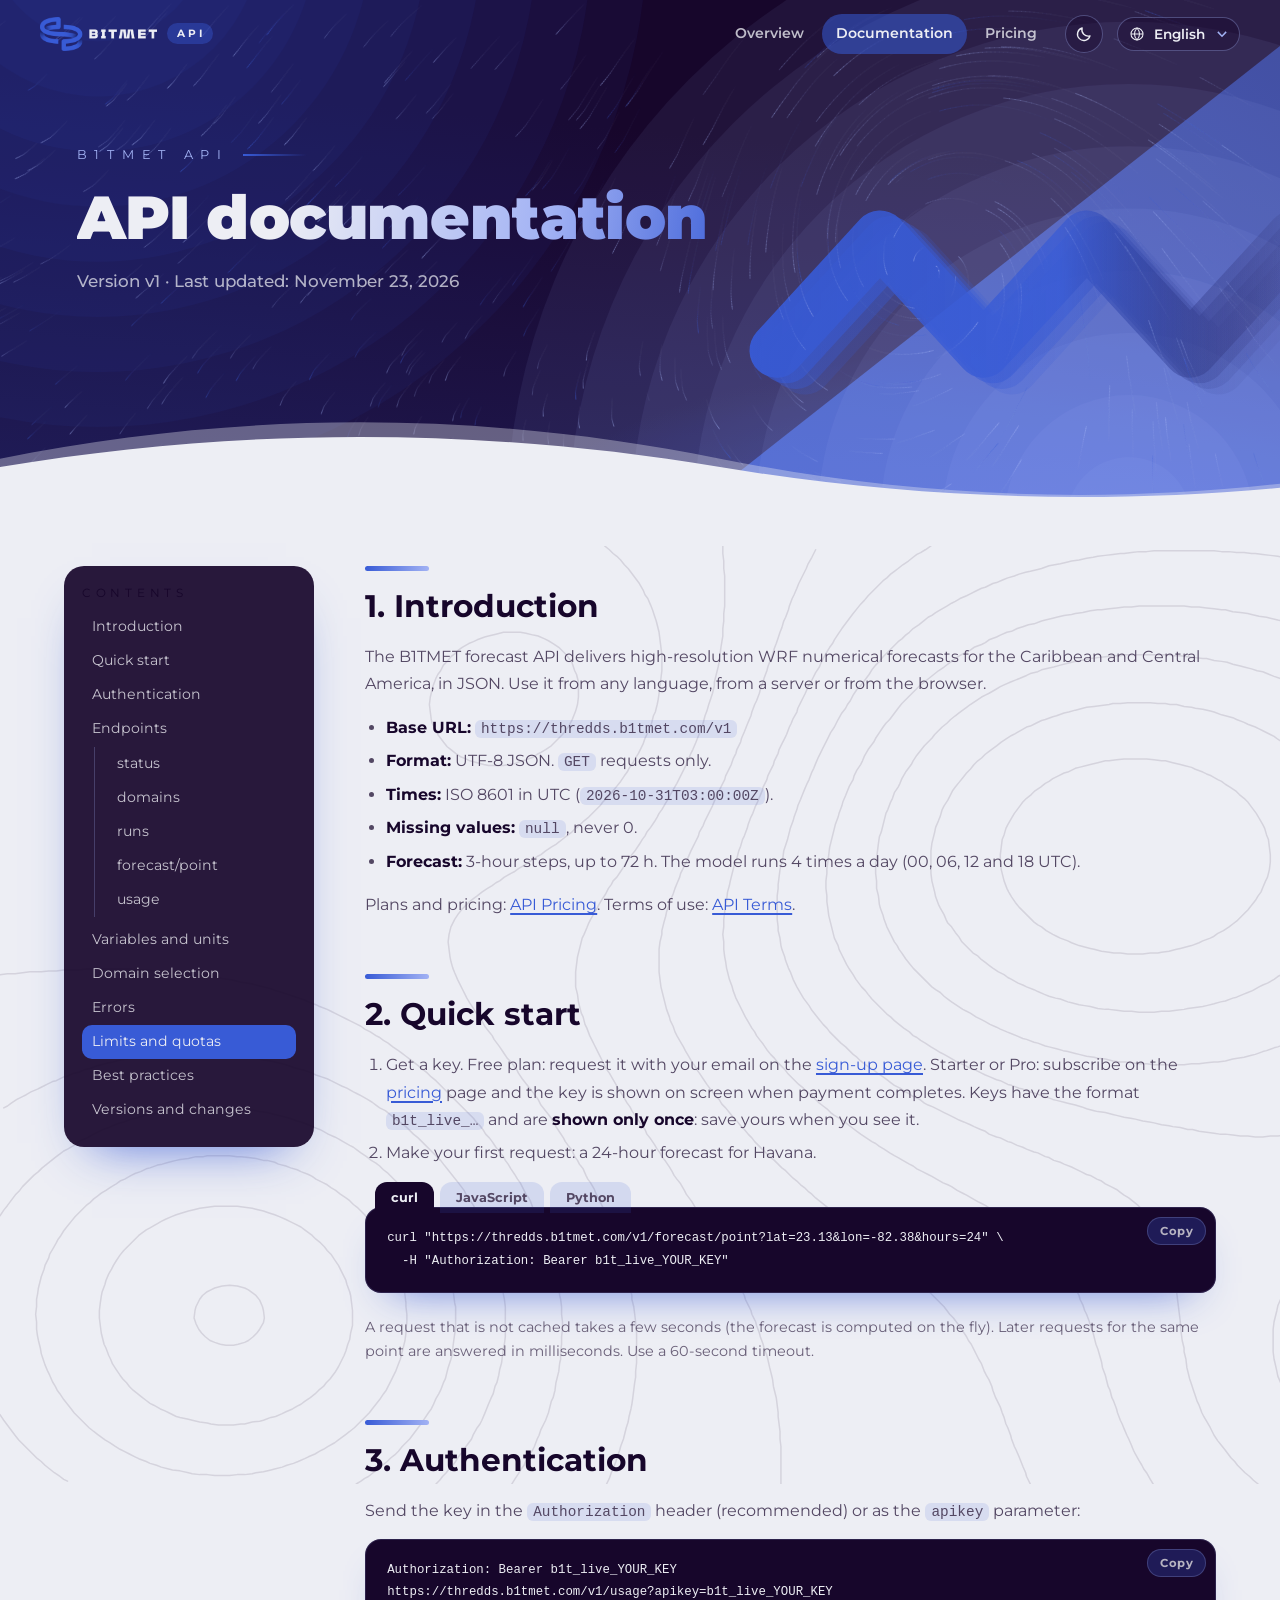
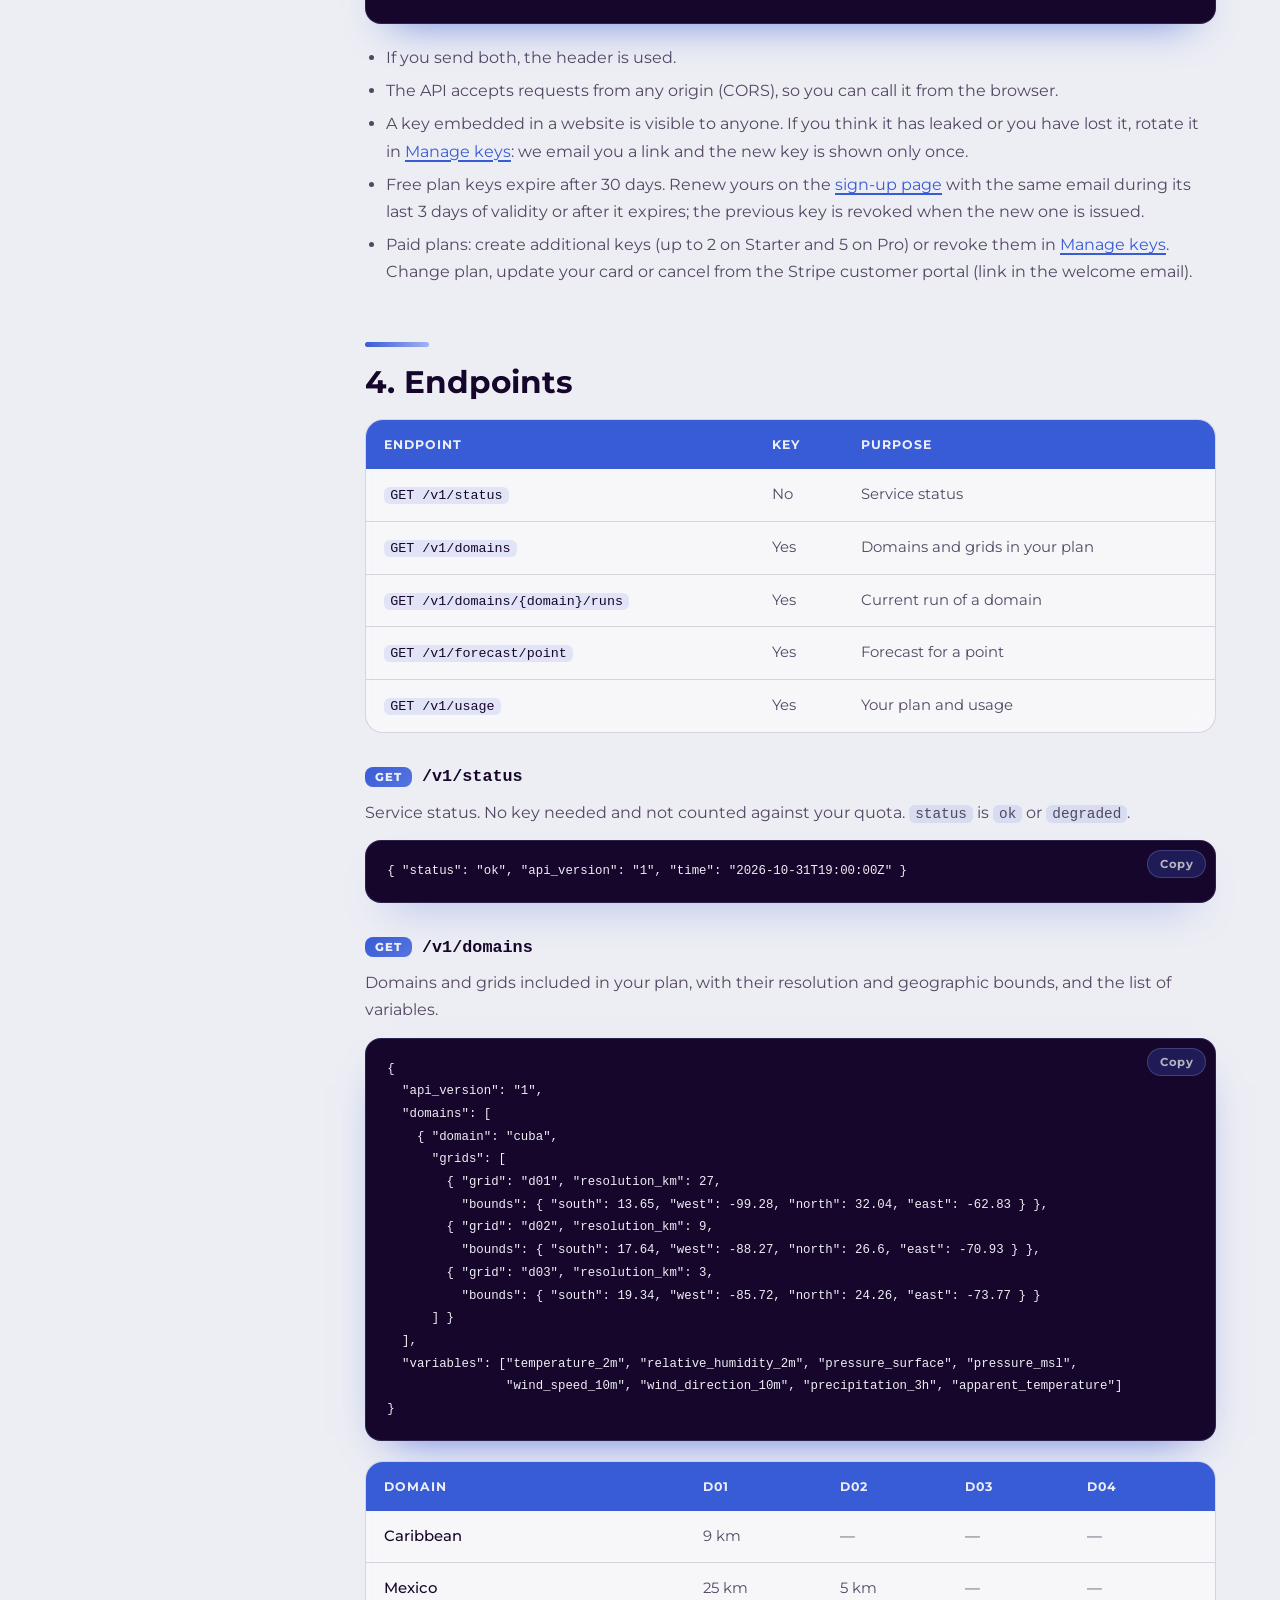
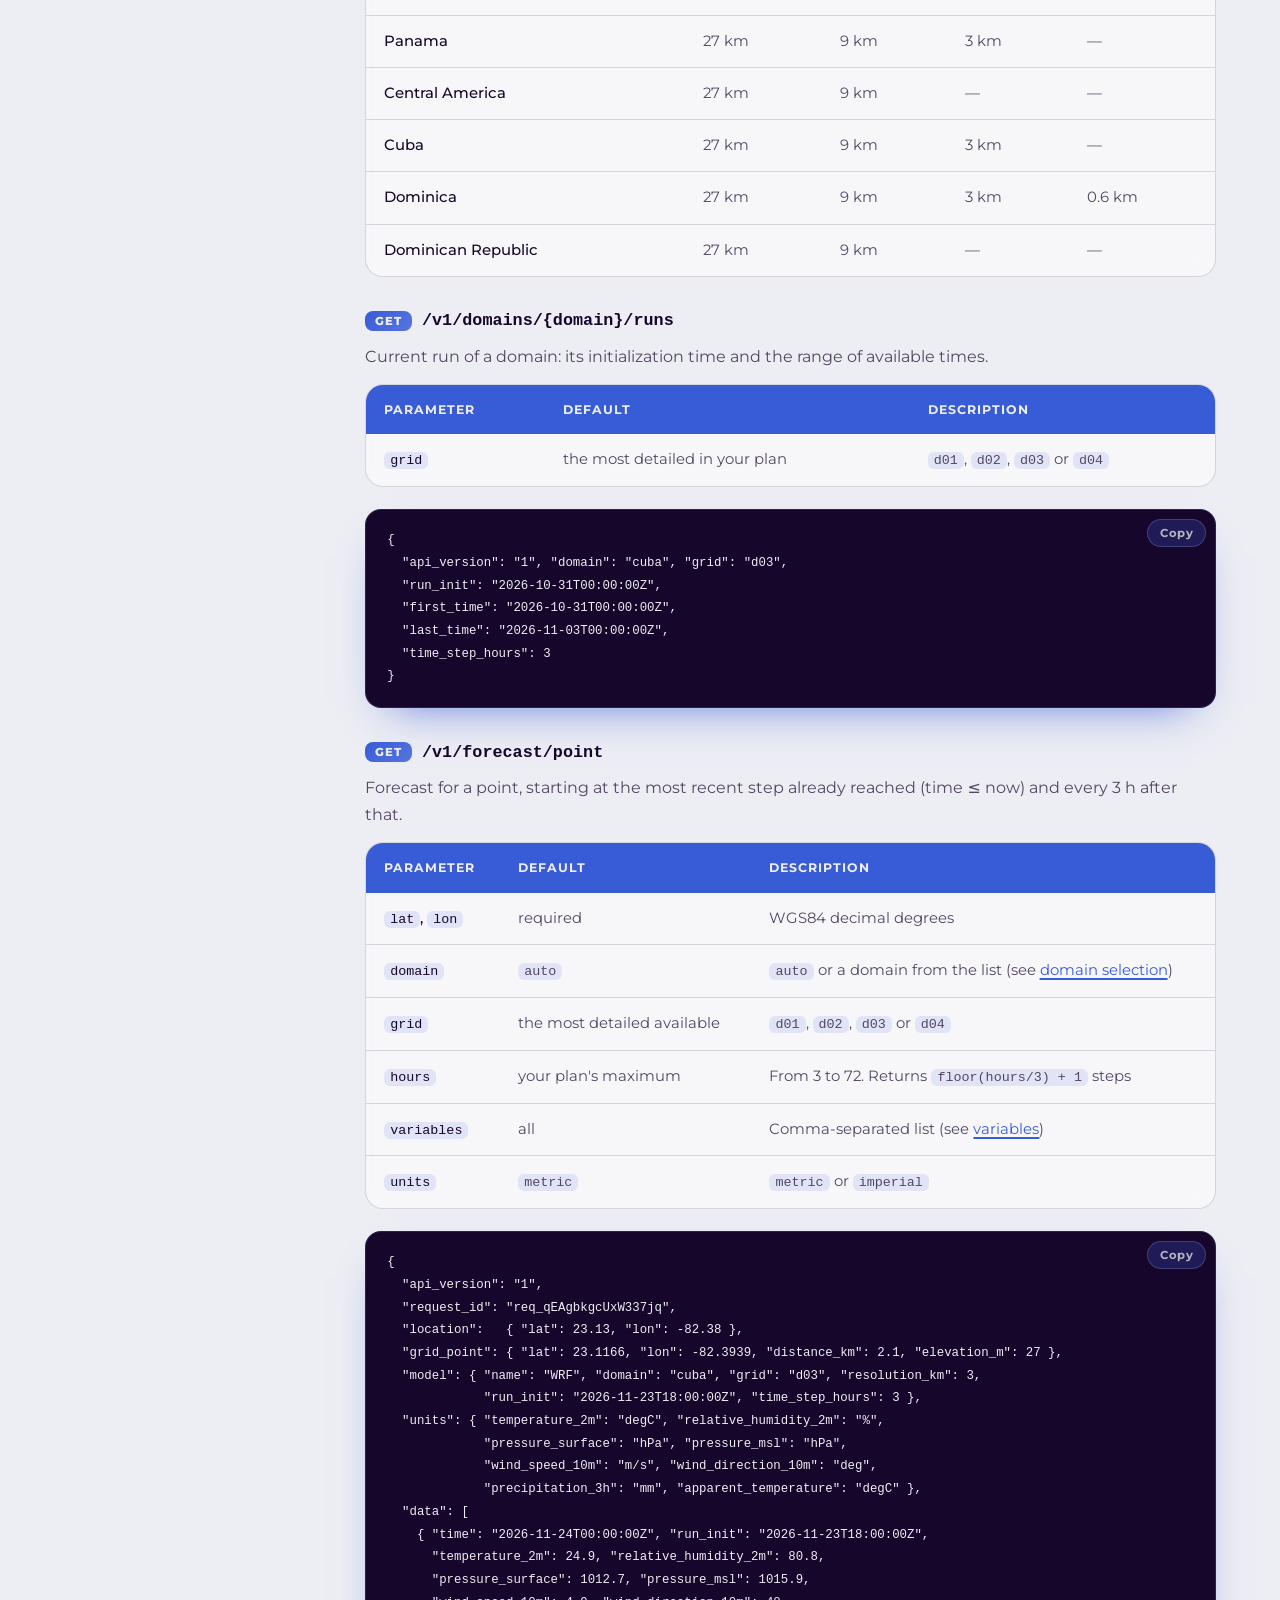
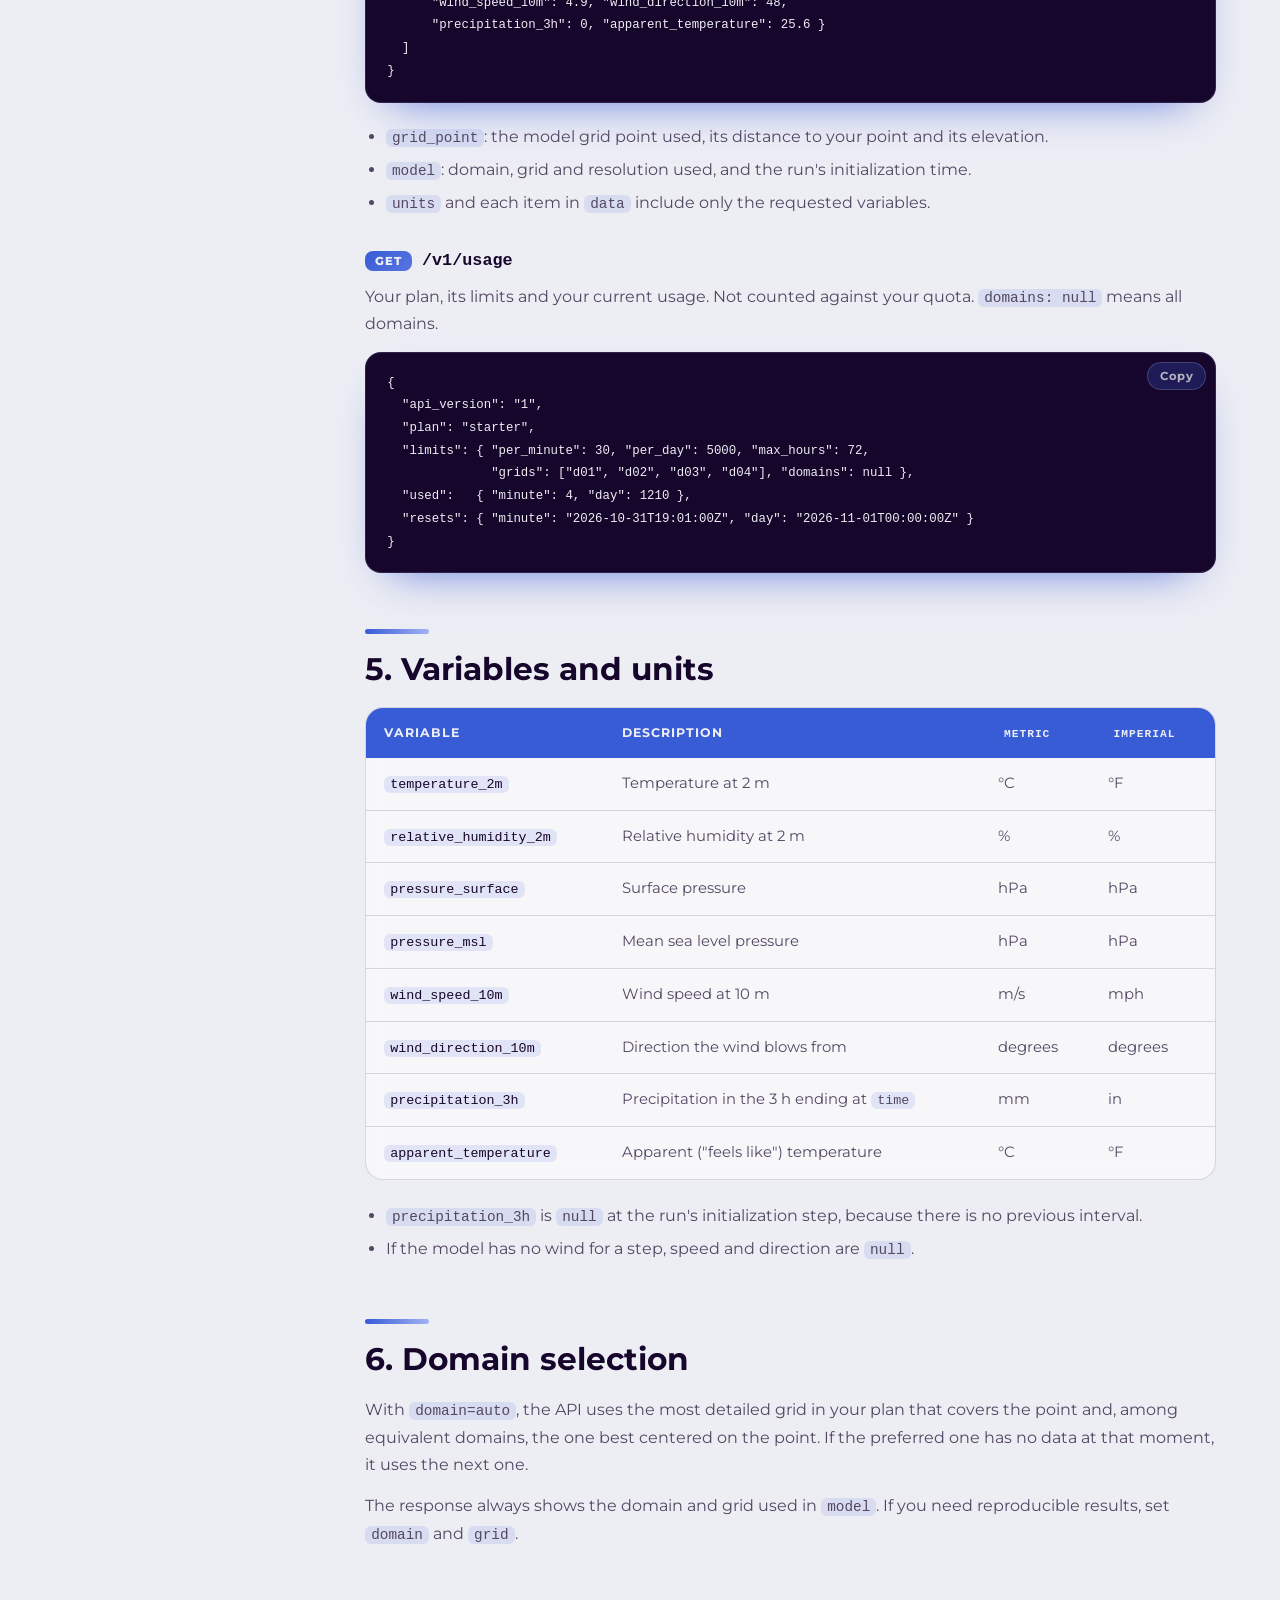
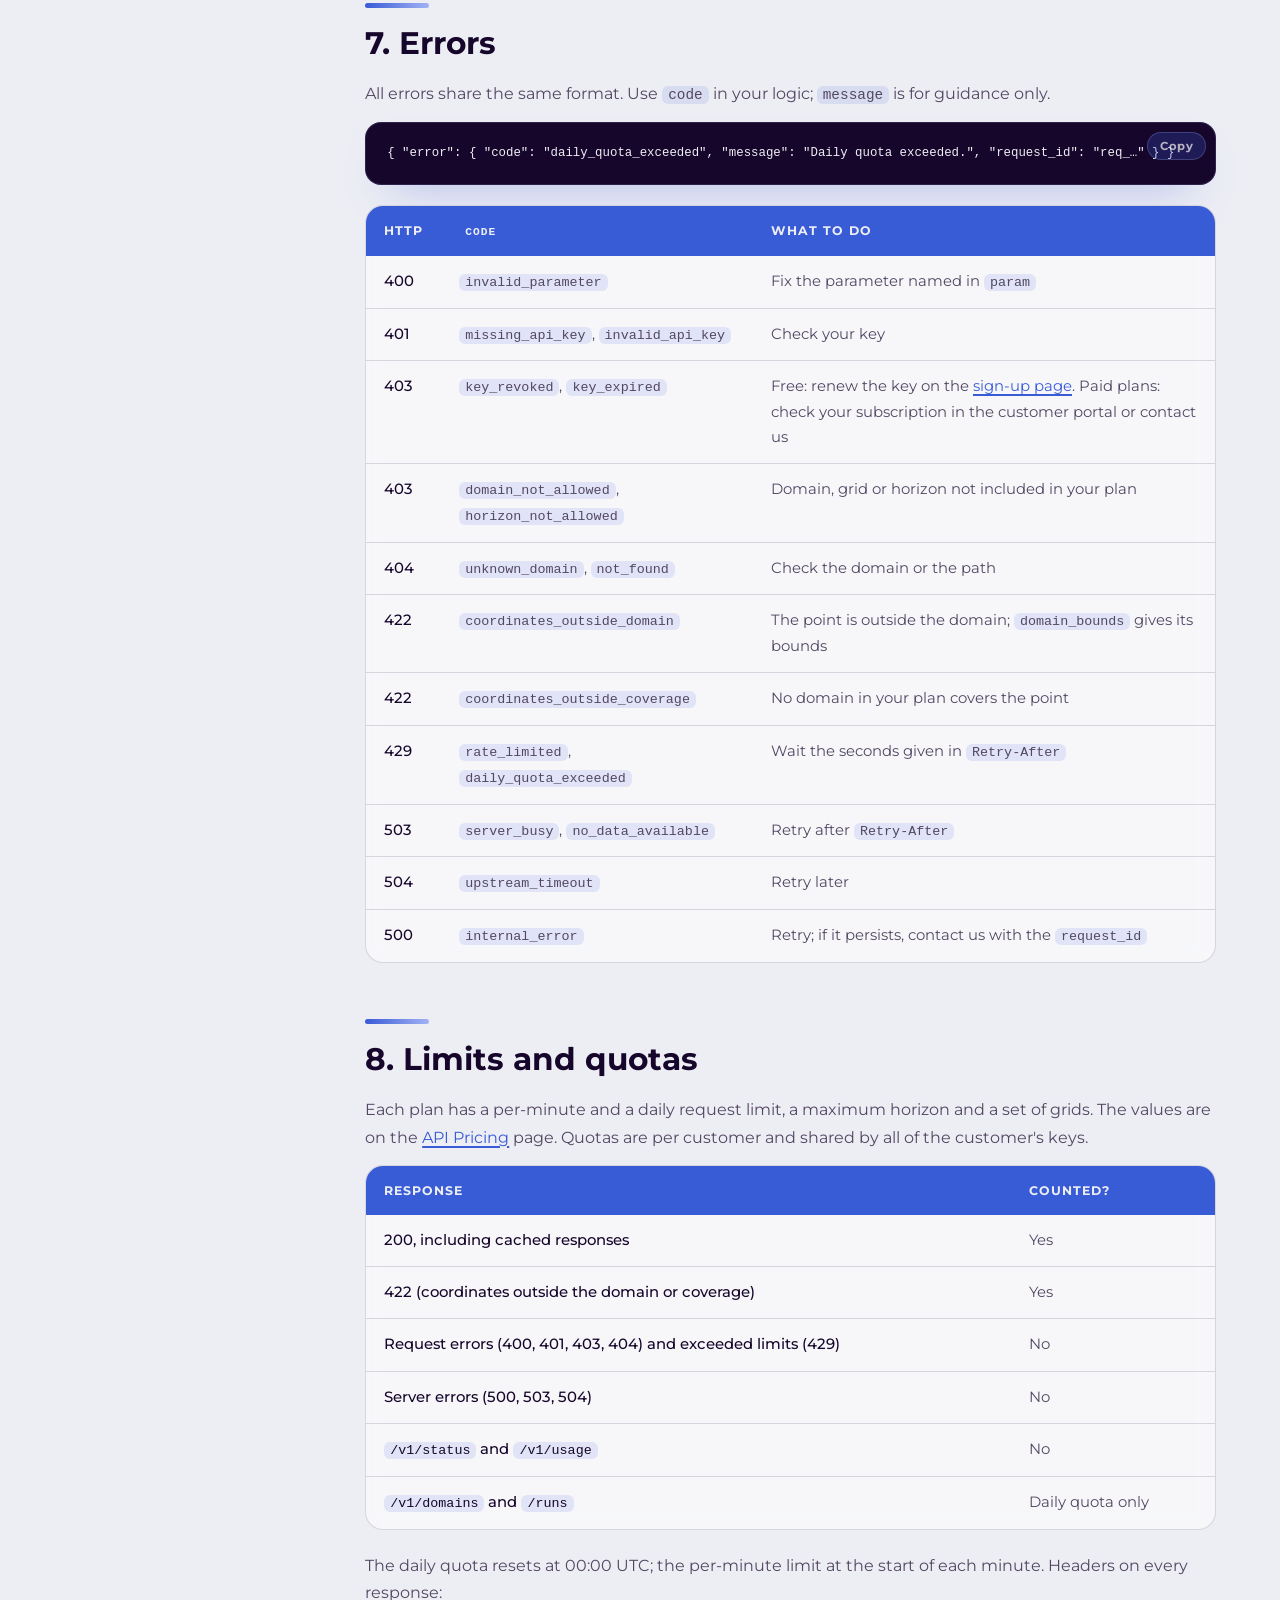
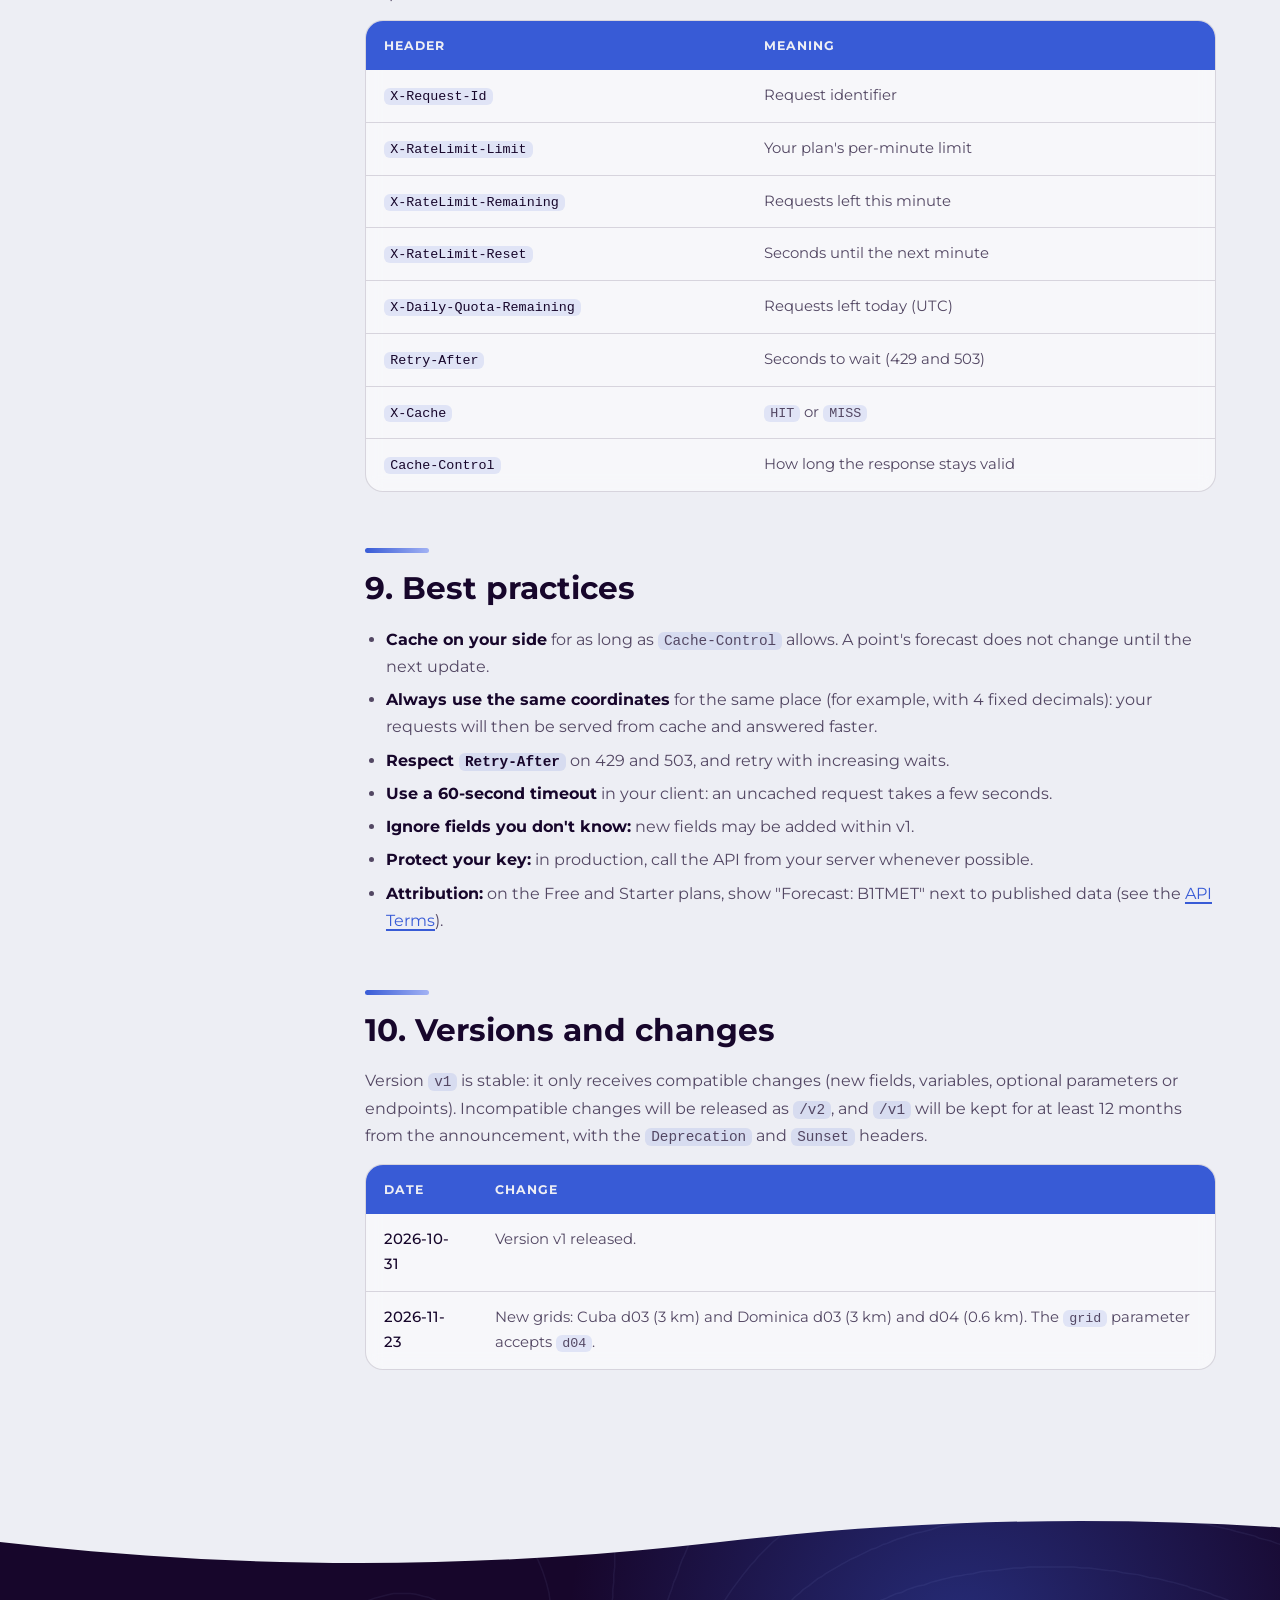
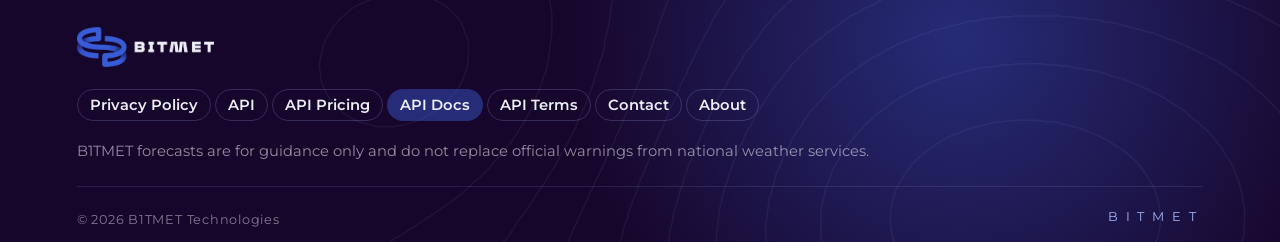
<file: docs.html>
<!DOCTYPE html>
<html lang="es" data-lang="es">
  <head>
    <meta charset="utf-8" />
    <meta name="viewport" content="width=device-width, initial-scale=1" />
    <title>Documentación de la API · API Documentation — B1TMET</title>
    <meta
      name="description"
      content="Documentación de la API de pronóstico B1TMET / B1TMET Forecast API documentation"
    />
    <!-- Tarjeta al compartir el enlace (Open Graph / X); en inglés para todos los idiomas -->
    <meta property="og:type" content="website" />
    <meta property="og:site_name" content="B1TMET" />
    <meta property="og:title" content="B1TMET Forecast API — Documentation" />
    <meta
      property="og:description"
      content="Endpoints, parameters, domain selection, errors and limits of the B1TMET WRF forecast API, with examples in curl, JavaScript and Python."
    />
    <meta property="og:url" content="https://b1tmet.github.io/api/docs.html" />
    <meta
      property="og:image"
      content="https://b1tmet.github.io/api/assets/og-api.jpg"
    />
    <meta property="og:image:width" content="1200" />
    <meta property="og:image:height" content="630" />
    <meta
      property="og:image:alt"
      content="B1TMET WRF Forecast API — Caribbean &amp; Central America, up to 0.6 km"
    />
    <meta name="twitter:card" content="summary_large_image" />
    <meta name="theme-color" content="#17062b" />
    <link rel="icon" href="favicon.ico" sizes="any" />
    <link
      rel="preload"
      href="assets/fonts/montserrat-400.woff2"
      as="font"
      type="font/woff2"
      crossorigin
    />
    <link rel="stylesheet" href="assets/marca.css" />
    <script>
      (function () {
        var d = document.documentElement;
        d.className += " js";
        var hr = new Date().getHours();
        d.setAttribute(
          "data-tod",
          hr >= 5 && hr < 8
            ? "dawn"
            : hr >= 8 && hr < 17
            ? "day"
            : hr >= 17 && hr < 20
            ? "dusk"
            : "night"
        );
        try {
          var th = localStorage.getItem("b1t-theme");
          if (th === "dark" || th === "light") d.setAttribute("data-theme", th);
        } catch (e) {}

        var S = ["es", "en"],
          l = null;
        try {
          l = new URLSearchParams(location.search).get("lang");
        } catch (e) {}
        if (S.indexOf(l) >= 0) {
          try {
            localStorage.setItem("b1t-lang", l);
          } catch (e) {}
        } else {
          try {
            l = localStorage.getItem("b1t-lang");
          } catch (e) {}
        }
        // pt/fr/it/nl elegidos en otra página: la documentación solo está en ES/EN
        if (l && S.indexOf(l) < 0) l = "en";
        if (S.indexOf(l) < 0) {
          l = "en";
          var list = navigator.languages || [navigator.language || "en"];
          for (var i = 0; i < list.length; i++) {
            var c = String(list[i] || "")
              .slice(0, 2)
              .toLowerCase();
            if (S.indexOf(c) >= 0) {
              l = c;
              break;
            }
          }
        }
        document.documentElement.setAttribute("data-lang", l);
        document.documentElement.lang = l;
      })();
    </script>
  </head>
  <body>
    <div class="progress" aria-hidden="true"></div>

    <header class="top">
      <a class="brand" href="index.html"
        ><img
          src="assets/logo-h-light.png"
          alt="B1TMET"
          width="138"
          height="40"
        /><small>API</small></a
      >
      <nav class="top-nav" aria-label="API">
        <a href="index.html"
          ><span lang="es">Inicio</span><span lang="en">Overview</span
          ><span lang="pt">Início</span><span lang="fr">Aperçu</span
          ><span lang="it">Panoramica</span><span lang="nl">Overzicht</span></a
        >
        <a href="docs.html" aria-current="page"
          ><span lang="es">Documentación</span
          ><span lang="en">Documentation</span
          ><span lang="pt">Documentação</span
          ><span lang="fr">Documentation</span
          ><span lang="it">Documentazione</span
          ><span lang="nl">Documentatie</span></a
        >
        <a href="precios.html"
          ><span lang="es">Precios</span><span lang="en">Pricing</span
          ><span lang="pt">Preços</span><span lang="fr">Tarifs</span
          ><span lang="it">Prezzi</span><span lang="nl">Prijzen</span></a
        >
        <!-- <a href="verificacion.html"><span lang="es">Verificación</span><span lang="en">Verification</span><span lang="pt">Verificação</span><span lang="fr">Vérification</span><span lang="it">Verifica</span><span lang="nl">Verificatie</span></a> -->
      </nav>
      <button class="theme" type="button" aria-label="Tema">
        <svg class="moon" viewBox="0 0 24 24" aria-hidden="true">
          <path d="M20 14.5A8.5 8.5 0 0 1 9.5 4a8.5 8.5 0 1 0 10.5 10.5z" />
        </svg>
        <svg class="sun" viewBox="0 0 24 24" aria-hidden="true">
          <circle cx="12" cy="12" r="4.2" />
          <path
            d="M12 2.5v2.2M12 19.3v2.2M4.6 4.6l1.6 1.6M17.8 17.8l1.6 1.6M2.5 12h2.2M19.3 12h2.2M4.6 19.4l1.6-1.6M17.8 6.2l1.6-1.6"
          />
        </svg>
      </button>
      <label class="langsel">
        <svg viewBox="0 0 24 24" aria-hidden="true">
          <circle cx="12" cy="12" r="9" />
          <path
            d="M3 12h18M12 3c2.5 2.7 3.8 5.7 3.8 9s-1.3 6.3-3.8 9c-2.5-2.7-3.8-5.7-3.8-9s1.3-6.3 3.8-9z"
          />
        </svg>
        <select id="langsel" aria-label="Idioma / Language">
          <option value="es">Español</option>
          <option value="en">English</option>
        </select>
      </label>
    </header>

    <section class="hero hero-s">
      <div class="hero-art" aria-hidden="true">
        <svg viewBox="0 0 1440 800" preserveAspectRatio="xMidYMid slice">
          <defs>
            <linearGradient id="gPlane" x1="0" y1="1" x2="1" y2="0">
              <stop offset="0" stop-color="#385BD6" stop-opacity=".95" />
              <stop offset="1" stop-color="#385BD6" stop-opacity=".55" />
            </linearGradient>
          </defs>
          <g class="rings r2">
            <circle cx="110" cy="40" r="60" fill="#385BD6" fill-opacity=".06" />
            <circle
              cx="110"
              cy="40"
              r="122"
              fill="#385BD6"
              fill-opacity=".06"
            />
            <circle
              cx="110"
              cy="40"
              r="184"
              fill="#385BD6"
              fill-opacity=".06"
            />
            <circle
              cx="110"
              cy="40"
              r="246"
              fill="#385BD6"
              fill-opacity=".06"
            />
            <circle
              cx="110"
              cy="40"
              r="308"
              fill="#385BD6"
              fill-opacity=".06"
            />
            <circle
              cx="110"
              cy="40"
              r="370"
              fill="#385BD6"
              fill-opacity=".06"
            />
            <circle
              cx="110"
              cy="40"
              r="432"
              fill="#385BD6"
              fill-opacity=".06"
            />
            <circle
              cx="110"
              cy="40"
              r="494"
              fill="#385BD6"
              fill-opacity=".06"
            />
            <circle
              cx="110"
              cy="40"
              r="556"
              fill="#385BD6"
              fill-opacity=".06"
            />
            <circle
              cx="110"
              cy="40"
              r="618"
              fill="#385BD6"
              fill-opacity=".06"
            />
          </g>
          <polygon
            class="plane"
            points="560,860 1500,120 1500,860"
            fill="url(#gPlane)"
          />
          <g class="rings r1">
            <circle
              cx="1270"
              cy="700"
              r="70"
              fill="#A2B2F4"
              fill-opacity=".07"
            />
            <circle
              cx="1270"
              cy="700"
              r="140"
              fill="#A2B2F4"
              fill-opacity=".07"
            />
            <circle
              cx="1270"
              cy="700"
              r="210"
              fill="#A2B2F4"
              fill-opacity=".07"
            />
            <circle
              cx="1270"
              cy="700"
              r="280"
              fill="#A2B2F4"
              fill-opacity=".07"
            />
            <circle
              cx="1270"
              cy="700"
              r="350"
              fill="#A2B2F4"
              fill-opacity=".07"
            />
            <circle
              cx="1270"
              cy="700"
              r="420"
              fill="#A2B2F4"
              fill-opacity=".07"
            />
            <circle
              cx="1270"
              cy="700"
              r="490"
              fill="#A2B2F4"
              fill-opacity=".07"
            />
            <circle
              cx="1270"
              cy="700"
              r="560"
              fill="#A2B2F4"
              fill-opacity=".07"
            />
            <circle
              cx="1270"
              cy="700"
              r="630"
              fill="#A2B2F4"
              fill-opacity=".07"
            />
            <circle
              cx="1270"
              cy="700"
              r="700"
              fill="#A2B2F4"
              fill-opacity=".07"
            />
          </g>
        </svg>
      </div>
      <svg class="ribbon" viewBox="0 0 660 320" aria-hidden="true">
        <defs>
          <linearGradient
            id="gRib"
            gradientUnits="userSpaceOnUse"
            x1="40"
            y1="0"
            x2="640"
            y2="0"
          >
            <stop offset="0" stop-color="#385BD6" />
            <stop offset=".55" stop-color="#385BD6" stop-opacity=".75" />
            <stop offset="1" stop-color="#17062B" stop-opacity="0" />
          </linearGradient>
        </defs>
        <g>
          <path
            class="trail"
            d="M70 240 L180 120 L290 240 L400 120 L510 240 L620 120"
            stroke="url(#gRib)"
            stroke-width="58"
            opacity=".22"
            transform="translate(30 18)"
          />
          <path
            class="trail"
            d="M70 240 L180 120 L290 240 L400 120 L510 240 L620 120"
            stroke="url(#gRib)"
            stroke-width="58"
            opacity=".4"
            transform="translate(20 12)"
          />
          <path
            class="trail"
            d="M70 240 L180 120 L290 240 L400 120 L510 240 L620 120"
            stroke="url(#gRib)"
            stroke-width="58"
            opacity=".65"
            transform="translate(10 6)"
          />
          <path
            class="trail"
            d="M70 240 L180 120 L290 240 L400 120 L510 240 L620 120"
            stroke="url(#gRib)"
            stroke-width="58"
          />
        </g>
      </svg>
      <canvas class="wind" aria-hidden="true"></canvas>
      <div class="hero-in">
        <p class="eyebrow">B1TMET API</p>
        <h1 lang="es">Documentación de la API</h1>
        <h1 lang="en">API documentation</h1>
        <p class="sub" lang="es">
          Versión v1 · Última actualización: 23 de noviembre de 2026
        </p>
        <p class="sub" lang="en">Version v1 · Last updated: November 23, 2026</p>
      </div>
      <div class="edge back" aria-hidden="true"></div>
      <div class="edge" aria-hidden="true"></div>
    </section>

    <main class="app app-docs">
      <!-- ======================= ES ======================= -->
      <article class="card" lang="es">
        <div class="docs">
          <nav class="toc" aria-label="Índice">
            <strong>Contenido</strong>
            <ol>
              <li><a href="#es-intro">Introducción</a></li>
              <li><a href="#es-quickstart">Inicio rápido</a></li>
              <li><a href="#es-auth">Autenticación</a></li>
              <li>
                <a href="#es-endpoints">Endpoints</a>
                <ol>
                  <li><a href="#es-status">status</a></li>
                  <li><a href="#es-domains">domains</a></li>
                  <li><a href="#es-runs">runs</a></li>
                  <li><a href="#es-point">forecast/point</a></li>
                  <li><a href="#es-usage">usage</a></li>
                </ol>
              </li>
              <li><a href="#es-variables">Variables y unidades</a></li>
              <li><a href="#es-domain-sel">Selección de dominio</a></li>
              <li><a href="#es-errors">Errores</a></li>
              <li><a href="#es-limits">Límites y cuotas</a></li>
              <li><a href="#es-best">Buenas prácticas</a></li>
              <li><a href="#es-versioning">Versiones y cambios</a></li>
            </ol>
          </nav>

          <div class="doc">
            <h2 id="es-intro">1. Introducción</h2>
            <p>
              La API de pronóstico de B1TMET entrega pronósticos numéricos del
              modelo WRF de alta resolución para el Caribe y Centroamérica, en
              JSON. Se usa con cualquier lenguaje, desde un servidor o desde el
              navegador.
            </p>
            <ul>
              <li>
                <strong>URL base:</strong>
                <code>https://thredds.b1tmet.com/v1</code>
              </li>
              <li>
                <strong>Formato:</strong> JSON en UTF-8. Solo peticiones
                <code>GET</code>.
              </li>
              <li>
                <strong>Tiempos:</strong> ISO 8601 en UTC
                (<code>2026-10-31T03:00:00Z</code>).
              </li>
              <li>
                <strong>Valores ausentes:</strong> <code>null</code>, nunca 0.
              </li>
              <li>
                <strong>Pronóstico:</strong> pasos cada 3 h, hasta 72 h. El
                modelo se ejecuta 4 veces al día (00, 06, 12 y 18 UTC).
              </li>
            </ul>
            <p>
              Planes y precios: <a href="precios.html">Precios de la API</a>.
              Condiciones de uso:
              <a href="legal/terminos.html">Términos de la API</a>.
            </p>

            <h2 id="es-quickstart">2. Inicio rápido</h2>
            <ol>
              <li>
                Consigue una clave. Plan Free: solicítala con tu correo en la
                <a href="alta.html">página de alta</a>. Starter o Pro: contrata
                en <a href="precios.html">precios</a> y la verás en pantalla al
                terminar el pago. La clave tiene el formato
                <code>b1t_live_…</code> y
                <strong>solo se muestra una vez</strong>: guárdala al verla.
              </li>
              <li>
                Haz tu primera petición: pronóstico de 24 horas para La Habana.
              </li>
            </ol>
            <div class="tabs">
              <div class="tab-btns">
                <button type="button" data-tab="curl">curl</button
                ><button type="button" data-tab="js">JavaScript</button
                ><button type="button" data-tab="py">Python</button>
              </div>
              <pre
                class="code"
                data-panel="curl"
              ><code>curl "https://thredds.b1tmet.com/v1/forecast/point?lat=23.13&amp;lon=-82.38&amp;hours=24" \
  -H "Authorization: Bearer b1t_live_TU_CLAVE"</code></pre>
              <pre class="code" data-panel="js"><code>const res = await fetch(
  "https://thredds.b1tmet.com/v1/forecast/point?lat=23.13&amp;lon=-82.38&amp;hours=24",
  { headers: { Authorization: "Bearer b1t_live_TU_CLAVE" } }
);
if (!res.ok) {
  const { error } = await res.json();
  throw new Error(`${res.status} ${error.code}`);
}
const forecast = await res.json();
console.log(forecast.data[0].temperature_2m);</code></pre>
              <pre class="code" data-panel="py"><code>import requests

r = requests.get(
    "https://thredds.b1tmet.com/v1/forecast/point",
    params={"lat": 23.13, "lon": -82.38, "hours": 24},
    headers={"Authorization": "Bearer b1t_live_TU_CLAVE"},
    timeout=60,
)
r.raise_for_status()
forecast = r.json()
print(forecast["data"][0]["temperature_2m"])</code></pre>
            </div>
            <p class="muted">
              Una petición que no está en caché tarda unos segundos (el
              pronóstico se calcula en ese momento). Las siguientes para el
              mismo punto se responden en milisegundos. Usa un timeout de 60 s.
            </p>

            <h2 id="es-auth">3. Autenticación</h2>
            <p>
              Envía la clave en la cabecera
              <code>Authorization</code> (recomendado) o como parámetro
              <code>apikey</code>:
            </p>
            <pre class="code"><code>Authorization: Bearer b1t_live_TU_CLAVE
https://thredds.b1tmet.com/v1/usage?apikey=b1t_live_TU_CLAVE</code></pre>
            <ul>
              <li>Si envías las dos, se usa la cabecera.</li>
              <li>
                La API admite peticiones desde cualquier origen (CORS), así que
                puedes llamarla desde el navegador.
              </li>
              <li>
                Una clave incluida en una web es visible para cualquiera. Si
                sospechas que se ha filtrado o la has perdido, rótala en
                <a href="claves.html">Gestionar claves</a>: te enviamos un
                enlace a tu correo y la nueva se muestra una sola vez.
              </li>
              <li>
                Las claves del plan Free caducan a los 30 días. Renuévala en la
                <a href="alta.html">página de alta</a> con el mismo correo
                durante sus 3 últimos días de validez o después de que caduque;
                al emitir la nueva, la anterior se revoca.
              </li>
              <li>
                Planes de pago: crea claves adicionales (hasta 2 en Starter y 5
                en Pro) o revócalas en
                <a href="claves.html">Gestionar claves</a>. Cambia de plan,
                actualiza la tarjeta o cancela desde el portal de cliente de
                Stripe (enlace en el correo de bienvenida).
              </li>
            </ul>

            <h2 id="es-endpoints">4. Endpoints</h2>
            <div class="tbl">
              <table>
                <tr>
                  <th>Endpoint</th>
                  <th>Clave</th>
                  <th>Para qué</th>
                </tr>
                <tr>
                  <td><code>GET /v1/status</code></td>
                  <td>No</td>
                  <td>Estado del servicio</td>
                </tr>
                <tr>
                  <td><code>GET /v1/domains</code></td>
                  <td>Sí</td>
                  <td>Dominios y grids de tu plan</td>
                </tr>
                <tr>
                  <td><code>GET /v1/domains/{domain}/runs</code></td>
                  <td>Sí</td>
                  <td>Corrida vigente de un dominio</td>
                </tr>
                <tr>
                  <td><code>GET /v1/forecast/point</code></td>
                  <td>Sí</td>
                  <td>Pronóstico en un punto</td>
                </tr>
                <tr>
                  <td><code>GET /v1/usage</code></td>
                  <td>Sí</td>
                  <td>Tu plan y tu consumo</td>
                </tr>
              </table>
            </div>

            <h3 id="es-status"><span class="method">GET</span>/v1/status</h3>
            <p>
              Estado del servicio. No necesita clave ni cuenta en la cuota.
              <code>status</code> vale <code>ok</code> o <code>degraded</code>.
            </p>
            <pre
              class="code"
            ><code>{ "status": "ok", "api_version": "1", "time": "2026-10-31T19:00:00Z" }</code></pre>

            <h3 id="es-domains"><span class="method">GET</span>/v1/domains</h3>
            <p>
              Dominios y grids incluidos en tu plan, con su resolución y sus
              límites geográficos, y la lista de variables.
            </p>
            <pre class="code"><code>{
  "api_version": "1",
  "domains": [
    { "domain": "cuba",
      "grids": [
        { "grid": "d01", "resolution_km": 27,
          "bounds": { "south": 13.65, "west": -99.28, "north": 32.04, "east": -62.83 } },
        { "grid": "d02", "resolution_km": 9,
          "bounds": { "south": 17.64, "west": -88.27, "north": 26.6, "east": -70.93 } },
        { "grid": "d03", "resolution_km": 3,
          "bounds": { "south": 19.34, "west": -85.72, "north": 24.26, "east": -73.77 } }
      ] }
  ],
  "variables": ["temperature_2m", "relative_humidity_2m", "pressure_surface", "pressure_msl",
                "wind_speed_10m", "wind_direction_10m", "precipitation_3h", "apparent_temperature"]
}</code></pre>
              <div class="tbl">
                <table>
                  <tr>
                    <th>Dominio</th>
                    <th>d01</th>
                    <th>d02</th>
                    <th>d03</th>
                    <th>d04</th>
                  </tr>
                  <tr>
                    <td>Caribe</td>
                    <td>9 km</td>
                    <td>—</td>
                    <td>—</td>
                    <td>—</td>
                  </tr>
                  <tr>
                    <td>México</td>
                    <td>25 km</td>
                    <td>5 km</td>
                    <td>—</td>
                    <td>—</td>
                  </tr>
                  <tr>
                    <td>Panamá</td>
                    <td>27 km</td>
                    <td>9 km</td>
                    <td>3 km</td>
                    <td>—</td>
                  </tr>
                  <tr>
                    <td>Centroamérica</td>
                    <td>27 km</td>
                    <td>9 km</td>
                    <td>—</td>
                    <td>—</td>
                  </tr>
                  <tr>
                    <td>Cuba</td>
                    <td>27 km</td>
                    <td>9 km</td>
                    <td>3 km</td>
                    <td>—</td>
                  </tr>
                  <tr>
                    <td>Dominica</td>
                    <td>27 km</td>
                    <td>9 km</td>
                    <td>3 km</td>
                    <td>0.6 km</td>
                  </tr>
                  <tr>
                    <td>República Dominicana</td>
                    <td>27 km</td>
                    <td>9 km</td>
                    <td>—</td>
                    <td>—</td>
                  </tr>
                </table>
              </div>

            <h3 id="es-runs">
              <span class="method">GET</span>/v1/domains/{domain}/runs
            </h3>
            <p>
              Corrida vigente de un dominio: su hora de inicialización y el
              rango de tiempos disponibles.
            </p>
            <div class="tbl">
              <table>
                <tr>
                  <th>Parámetro</th>
                  <th>Defecto</th>
                  <th>Descripción</th>
                </tr>
                <tr>
                  <td><code>grid</code></td>
                  <td>el más detallado de tu plan</td>
                  <td><code>d01</code>, <code>d02</code>, <code>d03</code> o <code>d04</code></td>
                </tr>
              </table>
            </div>
            <pre class="code"><code>{
  "api_version": "1", "domain": "cuba", "grid": "d03",
  "run_init": "2026-10-31T00:00:00Z",
  "first_time": "2026-10-31T00:00:00Z",
  "last_time": "2026-11-03T00:00:00Z",
  "time_step_hours": 3
}</code></pre>

            <h3 id="es-point">
              <span class="method">GET</span>/v1/forecast/point
            </h3>
            <p>
              Pronóstico en un punto, desde el paso más reciente ya alcanzado
              (tiempo ≤ ahora) y cada 3 h.
            </p>
            <div class="tbl">
              <table>
                <tr>
                  <th>Parámetro</th>
                  <th>Defecto</th>
                  <th>Descripción</th>
                </tr>
                <tr>
                  <td><code>lat</code>, <code>lon</code></td>
                  <td>obligatorios</td>
                  <td>Grados decimales WGS84</td>
                </tr>
                <tr>
                  <td><code>domain</code></td>
                  <td><code>auto</code></td>
                  <td>
                    <code>auto</code> o un dominio de la lista (ver
                    <a href="#es-domain-sel">selección de dominio</a>)
                  </td>
                </tr>
                <tr>
                  <td><code>grid</code></td>
                  <td>el más detallado disponible</td>
                  <td><code>d01</code>, <code>d02</code>, <code>d03</code> o <code>d04</code></td>
                </tr>
                <tr>
                  <td><code>hours</code></td>
                  <td>el máximo de tu plan</td>
                  <td>
                    De 3 a 72. Se devuelven
                    <code>floor(hours/3) + 1</code> pasos
                  </td>
                </tr>
                <tr>
                  <td><code>variables</code></td>
                  <td>todas</td>
                  <td>
                    Lista separada por comas (ver
                    <a href="#es-variables">variables</a>)
                  </td>
                </tr>
                <tr>
                  <td><code>units</code></td>
                  <td><code>metric</code></td>
                  <td><code>metric</code> o <code>imperial</code></td>
                </tr>
              </table>
            </div>
            <pre class="code"><code>{
  "api_version": "1",
  "request_id": "req_qEAgbkgcUxW337jq",
  "location":   { "lat": 23.13, "lon": -82.38 },
  "grid_point": { "lat": 23.1166, "lon": -82.3939, "distance_km": 2.1, "elevation_m": 27 },
  "model": { "name": "WRF", "domain": "cuba", "grid": "d03", "resolution_km": 3,
             "run_init": "2026-11-23T18:00:00Z", "time_step_hours": 3 },
  "units": { "temperature_2m": "degC", "relative_humidity_2m": "%",
             "pressure_surface": "hPa", "pressure_msl": "hPa",
             "wind_speed_10m": "m/s", "wind_direction_10m": "deg",
             "precipitation_3h": "mm", "apparent_temperature": "degC" },
  "data": [
    { "time": "2026-11-24T00:00:00Z", "run_init": "2026-11-23T18:00:00Z",
      "temperature_2m": 24.9, "relative_humidity_2m": 80.8,
      "pressure_surface": 1012.7, "pressure_msl": 1015.9,
      "wind_speed_10m": 4.9, "wind_direction_10m": 48,
      "precipitation_3h": 0, "apparent_temperature": 25.6 }
  ]
}</code></pre>
            <ul>
              <li>
                <code>grid_point</code>: punto de la malla del modelo usado, su
                distancia a tu punto y su elevación.
              </li>
              <li>
                <code>model</code>: dominio, grid y resolución usados, y la hora
                de inicialización de la corrida.
              </li>
              <li>
                <code>units</code> y cada elemento de <code>data</code> incluyen
                solo las variables pedidas.
              </li>
            </ul>

            <h3 id="es-usage"><span class="method">GET</span>/v1/usage</h3>
            <p>
              Tu plan, sus límites y tu consumo actual. No cuenta en la cuota.
              <code>domains: null</code> significa todos los dominios.
            </p>
            <pre class="code"><code>{
  "api_version": "1",
  "plan": "starter",
  "limits": { "per_minute": 30, "per_day": 5000, "max_hours": 72,
              "grids": ["d01", "d02", "d03", "d04"], "domains": null },
  "used":   { "minute": 4, "day": 1210 },
  "resets": { "minute": "2026-10-31T19:01:00Z", "day": "2026-11-01T00:00:00Z" }
}</code></pre>

            <h2 id="es-variables">5. Variables y unidades</h2>
            <div class="tbl">
              <table>
                <tr>
                  <th>Variable</th>
                  <th>Descripción</th>
                  <th><code>metric</code></th>
                  <th><code>imperial</code></th>
                </tr>
                <tr>
                  <td><code>temperature_2m</code></td>
                  <td>Temperatura a 2 m</td>
                  <td>°C</td>
                  <td>°F</td>
                </tr>
                <tr>
                  <td><code>relative_humidity_2m</code></td>
                  <td>Humedad relativa a 2 m</td>
                  <td>%</td>
                  <td>%</td>
                </tr>
                <tr>
                  <td><code>pressure_surface</code></td>
                  <td>Presión en superficie</td>
                  <td>hPa</td>
                  <td>hPa</td>
                </tr>
                <tr>
                  <td><code>pressure_msl</code></td>
                  <td>Presión a nivel del mar</td>
                  <td>hPa</td>
                  <td>hPa</td>
                </tr>
                <tr>
                  <td><code>wind_speed_10m</code></td>
                  <td>Velocidad del viento a 10 m</td>
                  <td>m/s</td>
                  <td>mph</td>
                </tr>
                <tr>
                  <td><code>wind_direction_10m</code></td>
                  <td>Dirección de donde sopla el viento</td>
                  <td>grados</td>
                  <td>grados</td>
                </tr>
                <tr>
                  <td><code>precipitation_3h</code></td>
                  <td>
                    Precipitación en las 3 h que terminan en <code>time</code>
                  </td>
                  <td>mm</td>
                  <td>in</td>
                </tr>
                <tr>
                  <td><code>apparent_temperature</code></td>
                  <td>Sensación térmica</td>
                  <td>°C</td>
                  <td>°F</td>
                </tr>
              </table>
            </div>
            <ul>
              <li>
                <code>precipitation_3h</code> vale <code>null</code> en el paso
                de inicialización de la corrida, porque no hay intervalo previo.
              </li>
              <li>
                Si el modelo no da el viento en un paso, velocidad y dirección
                valen <code>null</code>.
              </li>
            </ul>

            <h2 id="es-domain-sel">6. Selección de dominio</h2>
            <p>
              Con <code>domain=auto</code>, la API usa el grid más detallado de
              tu plan que cubre el punto y, entre dominios equivalentes, el más
              centrado respecto al punto. Si el preferido no tiene datos en ese
              momento, usa el siguiente.
            </p>
            <p>
              La respuesta indica siempre en <code>model</code> el dominio y el
              grid usados. Si necesitas resultados reproducibles, fija
              <code>domain</code> y <code>grid</code>.
            </p>

            <h2 id="es-errors">7. Errores</h2>
            <p>
              Todos los errores tienen el mismo formato. Usa
              <code>code</code> en tu lógica; <code>message</code> es solo
              orientativo.
            </p>
            <pre
              class="code"
            ><code>{ "error": { "code": "daily_quota_exceeded", "message": "Daily quota exceeded.", "request_id": "req_…" } }</code></pre>
            <div class="tbl">
              <table>
                <tr>
                  <th>HTTP</th>
                  <th><code>code</code></th>
                  <th>Qué hacer</th>
                </tr>
                <tr>
                  <td>400</td>
                  <td><code>invalid_parameter</code></td>
                  <td>Corrige el parámetro indicado en <code>param</code></td>
                </tr>
                <tr>
                  <td>401</td>
                  <td>
                    <code>missing_api_key</code>, <code>invalid_api_key</code>
                  </td>
                  <td>Revisa la clave</td>
                </tr>
                <tr>
                  <td>403</td>
                  <td><code>key_revoked</code>, <code>key_expired</code></td>
                  <td>
                    Free: renueva la clave en la
                    <a href="alta.html">página de alta</a>. Planes de pago:
                    revisa tu suscripción en el portal de cliente o escríbenos
                  </td>
                </tr>
                <tr>
                  <td>403</td>
                  <td>
                    <code>domain_not_allowed</code>,
                    <code>horizon_not_allowed</code>
                  </td>
                  <td>Dominio, grid u horizonte fuera de tu plan</td>
                </tr>
                <tr>
                  <td>404</td>
                  <td><code>unknown_domain</code>, <code>not_found</code></td>
                  <td>Revisa el dominio o la ruta</td>
                </tr>
                <tr>
                  <td>422</td>
                  <td><code>coordinates_outside_domain</code></td>
                  <td>
                    El punto está fuera del dominio;
                    <code>domain_bounds</code> indica sus límites
                  </td>
                </tr>
                <tr>
                  <td>422</td>
                  <td><code>coordinates_outside_coverage</code></td>
                  <td>Ningún dominio de tu plan cubre el punto</td>
                </tr>
                <tr>
                  <td>429</td>
                  <td>
                    <code>rate_limited</code>, <code>daily_quota_exceeded</code>
                  </td>
                  <td>Espera los segundos de <code>Retry-After</code></td>
                </tr>
                <tr>
                  <td>503</td>
                  <td>
                    <code>server_busy</code>, <code>no_data_available</code>
                  </td>
                  <td>Reintenta tras <code>Retry-After</code></td>
                </tr>
                <tr>
                  <td>504</td>
                  <td><code>upstream_timeout</code></td>
                  <td>Reintenta más tarde</td>
                </tr>
                <tr>
                  <td>500</td>
                  <td><code>internal_error</code></td>
                  <td>
                    Reintenta; si persiste, escríbenos con el
                    <code>request_id</code>
                  </td>
                </tr>
              </table>
            </div>

            <h2 id="es-limits">8. Límites y cuotas</h2>
            <p>
              Cada plan tiene un límite de peticiones por minuto y por día, un
              horizonte máximo y unos grids. Los valores están en
              <a href="precios.html">Precios de la API</a>. La cuota es por
              cliente y la comparten todas sus claves.
            </p>
            <div class="tbl">
              <table>
                <tr>
                  <th>Respuesta</th>
                  <th>¿Cuenta?</th>
                </tr>
                <tr>
                  <td>200, incluidas las servidas desde caché</td>
                  <td>Sí</td>
                </tr>
                <tr>
                  <td>422 (coordenadas fuera del dominio o de cobertura)</td>
                  <td>Sí</td>
                </tr>
                <tr>
                  <td>
                    Errores de la petición (400, 401, 403, 404) y límites
                    superados (429)
                  </td>
                  <td>No</td>
                </tr>
                <tr>
                  <td>Errores del servidor (500, 503, 504)</td>
                  <td>No</td>
                </tr>
                <tr>
                  <td><code>/v1/status</code> y <code>/v1/usage</code></td>
                  <td>No</td>
                </tr>
                <tr>
                  <td><code>/v1/domains</code> y <code>/runs</code></td>
                  <td>Solo en la cuota diaria</td>
                </tr>
              </table>
            </div>
            <p>
              La cuota diaria se reinicia a las 00:00 UTC; la de por minuto, al
              empezar cada minuto. Cabeceras en cada respuesta:
            </p>
            <div class="tbl">
              <table>
                <tr>
                  <th>Cabecera</th>
                  <th>Significado</th>
                </tr>
                <tr>
                  <td><code>X-Request-Id</code></td>
                  <td>Identificador de la petición</td>
                </tr>
                <tr>
                  <td><code>X-RateLimit-Limit</code></td>
                  <td>Límite por minuto de tu plan</td>
                </tr>
                <tr>
                  <td><code>X-RateLimit-Remaining</code></td>
                  <td>Peticiones restantes en el minuto</td>
                </tr>
                <tr>
                  <td><code>X-RateLimit-Reset</code></td>
                  <td>Segundos hasta el siguiente minuto</td>
                </tr>
                <tr>
                  <td><code>X-Daily-Quota-Remaining</code></td>
                  <td>Peticiones restantes hoy (UTC)</td>
                </tr>
                <tr>
                  <td><code>Retry-After</code></td>
                  <td>Segundos de espera (429 y 503)</td>
                </tr>
                <tr>
                  <td><code>X-Cache</code></td>
                  <td><code>HIT</code> o <code>MISS</code></td>
                </tr>
                <tr>
                  <td><code>Cache-Control</code></td>
                  <td>Tiempo durante el que la respuesta sigue vigente</td>
                </tr>
              </table>
            </div>

            <h2 id="es-best">9. Buenas prácticas</h2>
            <ul>
              <li>
                <strong>Cachea en tu lado</strong> hasta lo que indica
                <code>Cache-Control</code>. El pronóstico de un punto no cambia
                hasta la siguiente actualización.
              </li>
              <li>
                <strong>Usa siempre las mismas coordenadas</strong> para el
                mismo lugar (por ejemplo, con 4 decimales fijos): así tus
                peticiones se sirven desde caché y responden más rápido.
              </li>
              <li>
                <strong>Respeta <code>Retry-After</code></strong> en los 429 y
                503, y reintenta con espera creciente.
              </li>
              <li>
                <strong>Timeout de 60 s</strong> en el cliente: una petición sin
                caché tarda unos segundos.
              </li>
              <li>
                <strong>Ignora los campos que no conozcas:</strong> dentro de v1
                pueden añadirse campos nuevos.
              </li>
              <li>
                <strong>Protege tu clave:</strong> en producción, llama a la API
                desde tu servidor siempre que puedas.
              </li>
              <li>
                <strong>Atribución:</strong> en los planes Free y Starter,
                muestra «Pronóstico: B1TMET» junto a los datos publicados (ver
                <a href="legal/terminos.html">Términos de la API</a>).
              </li>
            </ul>

            <h2 id="es-versioning">10. Versiones y cambios</h2>
            <p>
              La versión <code>v1</code> es estable: solo recibe cambios
              compatibles (campos, variables, parámetros opcionales o endpoints
              nuevos). Los cambios incompatibles se publicarán en
              <code>/v2</code>, y <code>/v1</code> se mantendrá al menos 12
              meses desde el anuncio, con las cabeceras
              <code>Deprecation</code> y <code>Sunset</code>.
            </p>
            <div class="tbl">
              <table>
                <tr>
                  <th>Fecha</th>
                  <th>Cambio</th>
                </tr>
                <tr>
                  <td>2026-10-31</td>
                  <td>Publicación de la versión v1.</td>
                </tr>
                <tr>
                  <td>2026-11-23</td>
                  <td>Nuevas mallas: Cuba d03 (3 km) y Dominica d03 (3 km) y d04 (0.6 km). El parámetro <code>grid</code> acepta <code>d04</code>.</td>
                </tr>
              </table>
            </div>
          </div>
        </div>
      </article>

      <!-- ======================= EN ======================= -->
      <article class="card" lang="en">
        <div class="docs">
          <nav class="toc" aria-label="Contents">
            <strong>Contents</strong>
            <ol>
              <li><a href="#en-intro">Introduction</a></li>
              <li><a href="#en-quickstart">Quick start</a></li>
              <li><a href="#en-auth">Authentication</a></li>
              <li>
                <a href="#en-endpoints">Endpoints</a>
                <ol>
                  <li><a href="#en-status">status</a></li>
                  <li><a href="#en-domains">domains</a></li>
                  <li><a href="#en-runs">runs</a></li>
                  <li><a href="#en-point">forecast/point</a></li>
                  <li><a href="#en-usage">usage</a></li>
                </ol>
              </li>
              <li><a href="#en-variables">Variables and units</a></li>
              <li><a href="#en-domain-sel">Domain selection</a></li>
              <li><a href="#en-errors">Errors</a></li>
              <li><a href="#en-limits">Limits and quotas</a></li>
              <li><a href="#en-best">Best practices</a></li>
              <li><a href="#en-versioning">Versions and changes</a></li>
            </ol>
          </nav>

          <div class="doc">
            <h2 id="en-intro">1. Introduction</h2>
            <p>
              The B1TMET forecast API delivers high-resolution WRF numerical
              forecasts for the Caribbean and Central America, in JSON. Use it
              from any language, from a server or from the browser.
            </p>
            <ul>
              <li>
                <strong>Base URL:</strong>
                <code>https://thredds.b1tmet.com/v1</code>
              </li>
              <li>
                <strong>Format:</strong> UTF-8 JSON. <code>GET</code> requests
                only.
              </li>
              <li>
                <strong>Times:</strong> ISO 8601 in UTC
                (<code>2026-10-31T03:00:00Z</code>).
              </li>
              <li>
                <strong>Missing values:</strong> <code>null</code>, never 0.
              </li>
              <li>
                <strong>Forecast:</strong> 3-hour steps, up to 72 h. The model
                runs 4 times a day (00, 06, 12 and 18 UTC).
              </li>
            </ul>
            <p>
              Plans and pricing: <a href="precios.html">API Pricing</a>. Terms
              of use: <a href="legal/terminos.html">API Terms</a>.
            </p>

            <h2 id="en-quickstart">2. Quick start</h2>
            <ol>
              <li>
                Get a key. Free plan: request it with your email on the
                <a href="alta.html">sign-up page</a>. Starter or Pro: subscribe
                on the <a href="precios.html">pricing</a> page and the key is
                shown on screen when payment completes. Keys have the format
                <code>b1t_live_…</code> and are
                <strong>shown only once</strong>: save yours when you see it.
              </li>
              <li>Make your first request: a 24-hour forecast for Havana.</li>
            </ol>
            <div class="tabs">
              <div class="tab-btns">
                <button type="button" data-tab="curl">curl</button
                ><button type="button" data-tab="js">JavaScript</button
                ><button type="button" data-tab="py">Python</button>
              </div>
              <pre
                class="code"
                data-panel="curl"
              ><code>curl "https://thredds.b1tmet.com/v1/forecast/point?lat=23.13&amp;lon=-82.38&amp;hours=24" \
  -H "Authorization: Bearer b1t_live_YOUR_KEY"</code></pre>
              <pre class="code" data-panel="js"><code>const res = await fetch(
  "https://thredds.b1tmet.com/v1/forecast/point?lat=23.13&amp;lon=-82.38&amp;hours=24",
  { headers: { Authorization: "Bearer b1t_live_YOUR_KEY" } }
);
if (!res.ok) {
  const { error } = await res.json();
  throw new Error(`${res.status} ${error.code}`);
}
const forecast = await res.json();
console.log(forecast.data[0].temperature_2m);</code></pre>
              <pre class="code" data-panel="py"><code>import requests

r = requests.get(
    "https://thredds.b1tmet.com/v1/forecast/point",
    params={"lat": 23.13, "lon": -82.38, "hours": 24},
    headers={"Authorization": "Bearer b1t_live_YOUR_KEY"},
    timeout=60,
)
r.raise_for_status()
forecast = r.json()
print(forecast["data"][0]["temperature_2m"])</code></pre>
            </div>
            <p class="muted">
              A request that is not cached takes a few seconds (the forecast is
              computed on the fly). Later requests for the same point are
              answered in milliseconds. Use a 60-second timeout.
            </p>

            <h2 id="en-auth">3. Authentication</h2>
            <p>
              Send the key in the <code>Authorization</code> header
              (recommended) or as the <code>apikey</code> parameter:
            </p>
            <pre class="code"><code>Authorization: Bearer b1t_live_YOUR_KEY
https://thredds.b1tmet.com/v1/usage?apikey=b1t_live_YOUR_KEY</code></pre>
            <ul>
              <li>If you send both, the header is used.</li>
              <li>
                The API accepts requests from any origin (CORS), so you can call
                it from the browser.
              </li>
              <li>
                A key embedded in a website is visible to anyone. If you think
                it has leaked or you have lost it, rotate it in
                <a href="claves.html">Manage keys</a>: we email you a link and
                the new key is shown only once.
              </li>
              <li>
                Free plan keys expire after 30 days. Renew yours on the
                <a href="alta.html">sign-up page</a> with the same email during
                its last 3 days of validity or after it expires; the previous
                key is revoked when the new one is issued.
              </li>
              <li>
                Paid plans: create additional keys (up to 2 on Starter and 5 on
                Pro) or revoke them in <a href="claves.html">Manage keys</a>.
                Change plan, update your card or cancel from the Stripe customer
                portal (link in the welcome email).
              </li>
            </ul>

            <h2 id="en-endpoints">4. Endpoints</h2>
            <div class="tbl">
              <table>
                <tr>
                  <th>Endpoint</th>
                  <th>Key</th>
                  <th>Purpose</th>
                </tr>
                <tr>
                  <td><code>GET /v1/status</code></td>
                  <td>No</td>
                  <td>Service status</td>
                </tr>
                <tr>
                  <td><code>GET /v1/domains</code></td>
                  <td>Yes</td>
                  <td>Domains and grids in your plan</td>
                </tr>
                <tr>
                  <td><code>GET /v1/domains/{domain}/runs</code></td>
                  <td>Yes</td>
                  <td>Current run of a domain</td>
                </tr>
                <tr>
                  <td><code>GET /v1/forecast/point</code></td>
                  <td>Yes</td>
                  <td>Forecast for a point</td>
                </tr>
                <tr>
                  <td><code>GET /v1/usage</code></td>
                  <td>Yes</td>
                  <td>Your plan and usage</td>
                </tr>
              </table>
            </div>

            <h3 id="en-status"><span class="method">GET</span>/v1/status</h3>
            <p>
              Service status. No key needed and not counted against your quota.
              <code>status</code> is <code>ok</code> or <code>degraded</code>.
            </p>
            <pre
              class="code"
            ><code>{ "status": "ok", "api_version": "1", "time": "2026-10-31T19:00:00Z" }</code></pre>

            <h3 id="en-domains"><span class="method">GET</span>/v1/domains</h3>
            <p>
              Domains and grids included in your plan, with their resolution and
              geographic bounds, and the list of variables.
            </p>
            <pre class="code"><code>{
  "api_version": "1",
  "domains": [
    { "domain": "cuba",
      "grids": [
        { "grid": "d01", "resolution_km": 27,
          "bounds": { "south": 13.65, "west": -99.28, "north": 32.04, "east": -62.83 } },
        { "grid": "d02", "resolution_km": 9,
          "bounds": { "south": 17.64, "west": -88.27, "north": 26.6, "east": -70.93 } },
        { "grid": "d03", "resolution_km": 3,
          "bounds": { "south": 19.34, "west": -85.72, "north": 24.26, "east": -73.77 } }
      ] }
  ],
  "variables": ["temperature_2m", "relative_humidity_2m", "pressure_surface", "pressure_msl",
                "wind_speed_10m", "wind_direction_10m", "precipitation_3h", "apparent_temperature"]
}</code></pre>
              <div class="tbl">
                <table>
                  <tr>
                    <th>Domain</th>
                    <th>d01</th>
                    <th>d02</th>
                    <th>d03</th>
                    <th>d04</th>
                  </tr>
                  <tr>
                    <td>Caribbean</td>
                    <td>9 km</td>
                    <td>—</td>
                    <td>—</td>
                    <td>—</td>
                  </tr>
                  <tr>
                    <td>Mexico</td>
                    <td>25 km</td>
                    <td>5 km</td>
                    <td>—</td>
                    <td>—</td>
                  </tr>
                  <tr>
                    <td>Panama</td>
                    <td>27 km</td>
                    <td>9 km</td>
                    <td>3 km</td>
                    <td>—</td>

                  </tr>
                  <tr>
                    <td>Central America</td>
                    <td>27 km</td>
                    <td>9 km</td>
                    <td>—</td>
                    <td>—</td>
                  </tr>
                  <tr>
                    <td>Cuba</td>
                    <td>27 km</td>
                    <td>9 km</td>
                    <td>3 km</td>
                    <td>—</td>

                  </tr>
                  <tr>
                    <td>Dominica</td>
                    <td>27 km</td>
                    <td>9 km</td>
                    <td>3 km</td>
                    <td>0.6 km</td>
                  </tr>
                  <tr>
                    <td>Dominican Republic</td>
                    <td>27 km</td>
                    <td>9 km</td>
                    <td>—</td>
                    <td>—</td>
                  </tr>
                </table>
              </div>

            <h3 id="en-runs">
              <span class="method">GET</span>/v1/domains/{domain}/runs
            </h3>
            <p>
              Current run of a domain: its initialization time and the range of
              available times.
            </p>
            <div class="tbl">
              <table>
                <tr>
                  <th>Parameter</th>
                  <th>Default</th>
                  <th>Description</th>
                </tr>
                <tr>
                  <td><code>grid</code></td>
                  <td>the most detailed in your plan</td>
                  <td>
                    <code>d01</code>, <code>d02</code>, <code>d03</code> or <code>d04</code>
                  </td>
                </tr>
              </table>
            </div>
            <pre class="code"><code>{
  "api_version": "1", "domain": "cuba", "grid": "d03",
  "run_init": "2026-10-31T00:00:00Z",
  "first_time": "2026-10-31T00:00:00Z",
  "last_time": "2026-11-03T00:00:00Z",
  "time_step_hours": 3
}</code></pre>

            <h3 id="en-point">
              <span class="method">GET</span>/v1/forecast/point
            </h3>
            <p>
              Forecast for a point, starting at the most recent step already
              reached (time ≤ now) and every 3 h after that.
            </p>
            <div class="tbl">
              <table>
                <tr>
                  <th>Parameter</th>
                  <th>Default</th>
                  <th>Description</th>
                </tr>
                <tr>
                  <td><code>lat</code>, <code>lon</code></td>
                  <td>required</td>
                  <td>WGS84 decimal degrees</td>
                </tr>
                <tr>
                  <td><code>domain</code></td>
                  <td><code>auto</code></td>
                  <td>
                    <code>auto</code> or a domain from the list (see
                    <a href="#en-domain-sel">domain selection</a>)
                  </td>
                </tr>
                <tr>
                  <td><code>grid</code></td>
                  <td>the most detailed available</td>
                  <td>
                    <code>d01</code>, <code>d02</code>, <code>d03</code> or <code>d04</code>
                  </td>
                </tr>
                <tr>
                  <td><code>hours</code></td>
                  <td>your plan's maximum</td>
                  <td>
                    From 3 to 72. Returns <code>floor(hours/3) + 1</code> steps
                  </td>
                </tr>
                <tr>
                  <td><code>variables</code></td>
                  <td>all</td>
                  <td>
                    Comma-separated list (see
                    <a href="#en-variables">variables</a>)
                  </td>
                </tr>
                <tr>
                  <td><code>units</code></td>
                  <td><code>metric</code></td>
                  <td><code>metric</code> or <code>imperial</code></td>
                </tr>
              </table>
            </div>
            <pre class="code"><code>{
  "api_version": "1",
  "request_id": "req_qEAgbkgcUxW337jq",
  "location":   { "lat": 23.13, "lon": -82.38 },
  "grid_point": { "lat": 23.1166, "lon": -82.3939, "distance_km": 2.1, "elevation_m": 27 },
  "model": { "name": "WRF", "domain": "cuba", "grid": "d03", "resolution_km": 3,
             "run_init": "2026-11-23T18:00:00Z", "time_step_hours": 3 },
  "units": { "temperature_2m": "degC", "relative_humidity_2m": "%",
             "pressure_surface": "hPa", "pressure_msl": "hPa",
             "wind_speed_10m": "m/s", "wind_direction_10m": "deg",
             "precipitation_3h": "mm", "apparent_temperature": "degC" },
  "data": [
    { "time": "2026-11-24T00:00:00Z", "run_init": "2026-11-23T18:00:00Z",
      "temperature_2m": 24.9, "relative_humidity_2m": 80.8,
      "pressure_surface": 1012.7, "pressure_msl": 1015.9,
      "wind_speed_10m": 4.9, "wind_direction_10m": 48,
      "precipitation_3h": 0, "apparent_temperature": 25.6 }
  ]
}</code></pre>
            <ul>
              <li>
                <code>grid_point</code>: the model grid point used, its distance
                to your point and its elevation.
              </li>
              <li>
                <code>model</code>: domain, grid and resolution used, and the
                run's initialization time.
              </li>
              <li>
                <code>units</code> and each item in <code>data</code> include
                only the requested variables.
              </li>
            </ul>

            <h3 id="en-usage"><span class="method">GET</span>/v1/usage</h3>
            <p>
              Your plan, its limits and your current usage. Not counted against
              your quota. <code>domains: null</code> means all domains.
            </p>
            <pre class="code"><code>{
  "api_version": "1",
  "plan": "starter",
  "limits": { "per_minute": 30, "per_day": 5000, "max_hours": 72,
              "grids": ["d01", "d02", "d03", "d04"], "domains": null },
  "used":   { "minute": 4, "day": 1210 },
  "resets": { "minute": "2026-10-31T19:01:00Z", "day": "2026-11-01T00:00:00Z" }
}</code></pre>

            <h2 id="en-variables">5. Variables and units</h2>
            <div class="tbl">
              <table>
                <tr>
                  <th>Variable</th>
                  <th>Description</th>
                  <th><code>metric</code></th>
                  <th><code>imperial</code></th>
                </tr>
                <tr>
                  <td><code>temperature_2m</code></td>
                  <td>Temperature at 2 m</td>
                  <td>°C</td>
                  <td>°F</td>
                </tr>
                <tr>
                  <td><code>relative_humidity_2m</code></td>
                  <td>Relative humidity at 2 m</td>
                  <td>%</td>
                  <td>%</td>
                </tr>
                <tr>
                  <td><code>pressure_surface</code></td>
                  <td>Surface pressure</td>
                  <td>hPa</td>
                  <td>hPa</td>
                </tr>
                <tr>
                  <td><code>pressure_msl</code></td>
                  <td>Mean sea level pressure</td>
                  <td>hPa</td>
                  <td>hPa</td>
                </tr>
                <tr>
                  <td><code>wind_speed_10m</code></td>
                  <td>Wind speed at 10 m</td>
                  <td>m/s</td>
                  <td>mph</td>
                </tr>
                <tr>
                  <td><code>wind_direction_10m</code></td>
                  <td>Direction the wind blows from</td>
                  <td>degrees</td>
                  <td>degrees</td>
                </tr>
                <tr>
                  <td><code>precipitation_3h</code></td>
                  <td>Precipitation in the 3 h ending at <code>time</code></td>
                  <td>mm</td>
                  <td>in</td>
                </tr>
                <tr>
                  <td><code>apparent_temperature</code></td>
                  <td>Apparent ("feels like") temperature</td>
                  <td>°C</td>
                  <td>°F</td>
                </tr>
              </table>
            </div>
            <ul>
              <li>
                <code>precipitation_3h</code> is <code>null</code> at the run's
                initialization step, because there is no previous interval.
              </li>
              <li>
                If the model has no wind for a step, speed and direction are
                <code>null</code>.
              </li>
            </ul>

            <h2 id="en-domain-sel">6. Domain selection</h2>
            <p>
              With <code>domain=auto</code>, the API uses the most detailed grid
              in your plan that covers the point and, among equivalent domains,
              the one best centered on the point. If the preferred one has no
              data at that moment, it uses the next one.
            </p>
            <p>
              The response always shows the domain and grid used in
              <code>model</code>. If you need reproducible results, set
              <code>domain</code> and <code>grid</code>.
            </p>

            <h2 id="en-errors">7. Errors</h2>
            <p>
              All errors share the same format. Use <code>code</code> in your
              logic; <code>message</code> is for guidance only.
            </p>
            <pre
              class="code"
            ><code>{ "error": { "code": "daily_quota_exceeded", "message": "Daily quota exceeded.", "request_id": "req_…" } }</code></pre>
            <div class="tbl">
              <table>
                <tr>
                  <th>HTTP</th>
                  <th><code>code</code></th>
                  <th>What to do</th>
                </tr>
                <tr>
                  <td>400</td>
                  <td><code>invalid_parameter</code></td>
                  <td>Fix the parameter named in <code>param</code></td>
                </tr>
                <tr>
                  <td>401</td>
                  <td>
                    <code>missing_api_key</code>, <code>invalid_api_key</code>
                  </td>
                  <td>Check your key</td>
                </tr>
                <tr>
                  <td>403</td>
                  <td><code>key_revoked</code>, <code>key_expired</code></td>
                  <td>
                    Free: renew the key on the
                    <a href="alta.html">sign-up page</a>. Paid plans: check your
                    subscription in the customer portal or contact us
                  </td>
                </tr>
                <tr>
                  <td>403</td>
                  <td>
                    <code>domain_not_allowed</code>,
                    <code>horizon_not_allowed</code>
                  </td>
                  <td>Domain, grid or horizon not included in your plan</td>
                </tr>
                <tr>
                  <td>404</td>
                  <td><code>unknown_domain</code>, <code>not_found</code></td>
                  <td>Check the domain or the path</td>
                </tr>
                <tr>
                  <td>422</td>
                  <td><code>coordinates_outside_domain</code></td>
                  <td>
                    The point is outside the domain;
                    <code>domain_bounds</code> gives its bounds
                  </td>
                </tr>
                <tr>
                  <td>422</td>
                  <td><code>coordinates_outside_coverage</code></td>
                  <td>No domain in your plan covers the point</td>
                </tr>
                <tr>
                  <td>429</td>
                  <td>
                    <code>rate_limited</code>, <code>daily_quota_exceeded</code>
                  </td>
                  <td>Wait the seconds given in <code>Retry-After</code></td>
                </tr>
                <tr>
                  <td>503</td>
                  <td>
                    <code>server_busy</code>, <code>no_data_available</code>
                  </td>
                  <td>Retry after <code>Retry-After</code></td>
                </tr>
                <tr>
                  <td>504</td>
                  <td><code>upstream_timeout</code></td>
                  <td>Retry later</td>
                </tr>
                <tr>
                  <td>500</td>
                  <td><code>internal_error</code></td>
                  <td>
                    Retry; if it persists, contact us with the
                    <code>request_id</code>
                  </td>
                </tr>
              </table>
            </div>

            <h2 id="en-limits">8. Limits and quotas</h2>
            <p>
              Each plan has a per-minute and a daily request limit, a maximum
              horizon and a set of grids. The values are on the
              <a href="precios.html">API Pricing</a> page. Quotas are per
              customer and shared by all of the customer's keys.
            </p>
            <div class="tbl">
              <table>
                <tr>
                  <th>Response</th>
                  <th>Counted?</th>
                </tr>
                <tr>
                  <td>200, including cached responses</td>
                  <td>Yes</td>
                </tr>
                <tr>
                  <td>422 (coordinates outside the domain or coverage)</td>
                  <td>Yes</td>
                </tr>
                <tr>
                  <td>
                    Request errors (400, 401, 403, 404) and exceeded limits
                    (429)
                  </td>
                  <td>No</td>
                </tr>
                <tr>
                  <td>Server errors (500, 503, 504)</td>
                  <td>No</td>
                </tr>
                <tr>
                  <td><code>/v1/status</code> and <code>/v1/usage</code></td>
                  <td>No</td>
                </tr>
                <tr>
                  <td><code>/v1/domains</code> and <code>/runs</code></td>
                  <td>Daily quota only</td>
                </tr>
              </table>
            </div>
            <p>
              The daily quota resets at 00:00 UTC; the per-minute limit at the
              start of each minute. Headers on every response:
            </p>
            <div class="tbl">
              <table>
                <tr>
                  <th>Header</th>
                  <th>Meaning</th>
                </tr>
                <tr>
                  <td><code>X-Request-Id</code></td>
                  <td>Request identifier</td>
                </tr>
                <tr>
                  <td><code>X-RateLimit-Limit</code></td>
                  <td>Your plan's per-minute limit</td>
                </tr>
                <tr>
                  <td><code>X-RateLimit-Remaining</code></td>
                  <td>Requests left this minute</td>
                </tr>
                <tr>
                  <td><code>X-RateLimit-Reset</code></td>
                  <td>Seconds until the next minute</td>
                </tr>
                <tr>
                  <td><code>X-Daily-Quota-Remaining</code></td>
                  <td>Requests left today (UTC)</td>
                </tr>
                <tr>
                  <td><code>Retry-After</code></td>
                  <td>Seconds to wait (429 and 503)</td>
                </tr>
                <tr>
                  <td><code>X-Cache</code></td>
                  <td><code>HIT</code> or <code>MISS</code></td>
                </tr>
                <tr>
                  <td><code>Cache-Control</code></td>
                  <td>How long the response stays valid</td>
                </tr>
              </table>
            </div>

            <h2 id="en-best">9. Best practices</h2>
            <ul>
              <li>
                <strong>Cache on your side</strong> for as long as
                <code>Cache-Control</code> allows. A point's forecast does not
                change until the next update.
              </li>
              <li>
                <strong>Always use the same coordinates</strong> for the same
                place (for example, with 4 fixed decimals): your requests will
                then be served from cache and answered faster.
              </li>
              <li>
                <strong>Respect <code>Retry-After</code></strong> on 429 and
                503, and retry with increasing waits.
              </li>
              <li>
                <strong>Use a 60-second timeout</strong> in your client: an
                uncached request takes a few seconds.
              </li>
              <li>
                <strong>Ignore fields you don't know:</strong> new fields may be
                added within v1.
              </li>
              <li>
                <strong>Protect your key:</strong> in production, call the API
                from your server whenever possible.
              </li>
              <li>
                <strong>Attribution:</strong> on the Free and Starter plans,
                show "Forecast: B1TMET" next to published data (see the
                <a href="legal/terminos.html">API Terms</a>).
              </li>
            </ul>

            <h2 id="en-versioning">10. Versions and changes</h2>
            <p>
              Version <code>v1</code> is stable: it only receives compatible
              changes (new fields, variables, optional parameters or endpoints).
              Incompatible changes will be released as <code>/v2</code>, and
              <code>/v1</code> will be kept for at least 12 months from the
              announcement, with the <code>Deprecation</code> and
              <code>Sunset</code> headers.
            </p>
            <div class="tbl">
              <table>
                <tr>
                  <th>Date</th>
                  <th>Change</th>
                </tr>
                <tr>
                  <td>2026-10-31</td>
                  <td>Version v1 released.</td>
                </tr>
                <tr>
                  <td>2026-11-23</td>
                  <td>New grids: Cuba d03 (3 km) and Dominica d03 (3 km) and d04 (0.6 km). The <code>grid</code> parameter accepts <code>d04</code>.</td>
                </tr>
              </table>
            </div>
          </div>
        </div>
      </article>
    </main>

    <footer class="foot">
      <div class="foot-glow" aria-hidden="true"></div>
      <div class="foot-in">
        <img
          class="foot-logo"
          src="assets/logo-h-light.png"
          alt="B1TMET"
          width="138"
          height="40"
        />
        <ul class="foot-links" lang="es">
          <li><a href="legal/privacidad.html">Aviso de privacidad</a></li>
          <li><a href="index.html">API</a></li>
          <li><a href="precios.html">Precios API</a></li>
          <li><a href="docs.html" aria-current="page">Documentación API</a></li>
          <li><a href="legal/terminos.html">Términos de la API</a></li>
          <li><a href="mailto:b1tmet@b1tmet.com">Contacto</a></li>
          <li><a href="https://b1tmet.com">Acerca de</a></li>
        </ul>
        <ul class="foot-links" lang="en">
          <li><a href="legal/privacidad.html">Privacy Policy</a></li>
          <li><a href="index.html">API</a></li>
          <li><a href="precios.html">API Pricing</a></li>
          <li><a href="docs.html" aria-current="page">API Docs</a></li>
          <li><a href="legal/terminos.html">API Terms</a></li>
          <li><a href="mailto:b1tmet@b1tmet.com">Contact</a></li>
          <li><a href="https://b1tmet.com">About</a></li>
        </ul>
        <p class="foot-legal" lang="es">
          Los pronósticos de B1TMET son orientativos y no sustituyen los avisos
          oficiales de los servicios meteorológicos nacionales.
        </p>
        <p class="foot-legal" lang="en">
          B1TMET forecasts are for guidance only and do not replace official
          warnings from national weather services.
        </p>
        <div class="foot-copy">
          <span>© 2026 B1TMET Technologies</span><span class="wm">Bitmet</span>
        </div>
      </div>
    </footer>

    <script src="assets/lang.js"></script>
    <script src="assets/marca.js"></script>
    <script>
      // Pestañas de código: la elección se aplica a todos los bloques y se recuerda
      (function () {
        var KEY = "b1t-code",
          def = "curl";
        try {
          def = localStorage.getItem(KEY) || def;
        } catch (e) {}
        function show(tab) {
          document.querySelectorAll(".tabs").forEach(function (box) {
            box.querySelectorAll("[data-tab]").forEach(function (b) {
              b.classList.toggle("active", b.getAttribute("data-tab") === tab);
            });
            box.querySelectorAll("[data-panel]").forEach(function (p) {
              p.classList.toggle(
                "active",
                p.getAttribute("data-panel") === tab
              );
            });
          });
        }
        document.querySelectorAll(".tabs [data-tab]").forEach(function (b) {
          b.addEventListener("click", function () {
            var t = b.getAttribute("data-tab");
            show(t);
            try {
              localStorage.setItem(KEY, t);
            } catch (e) {}
          });
        });
        show(def);
      })();
    </script>
  </body>
</html>
</file>
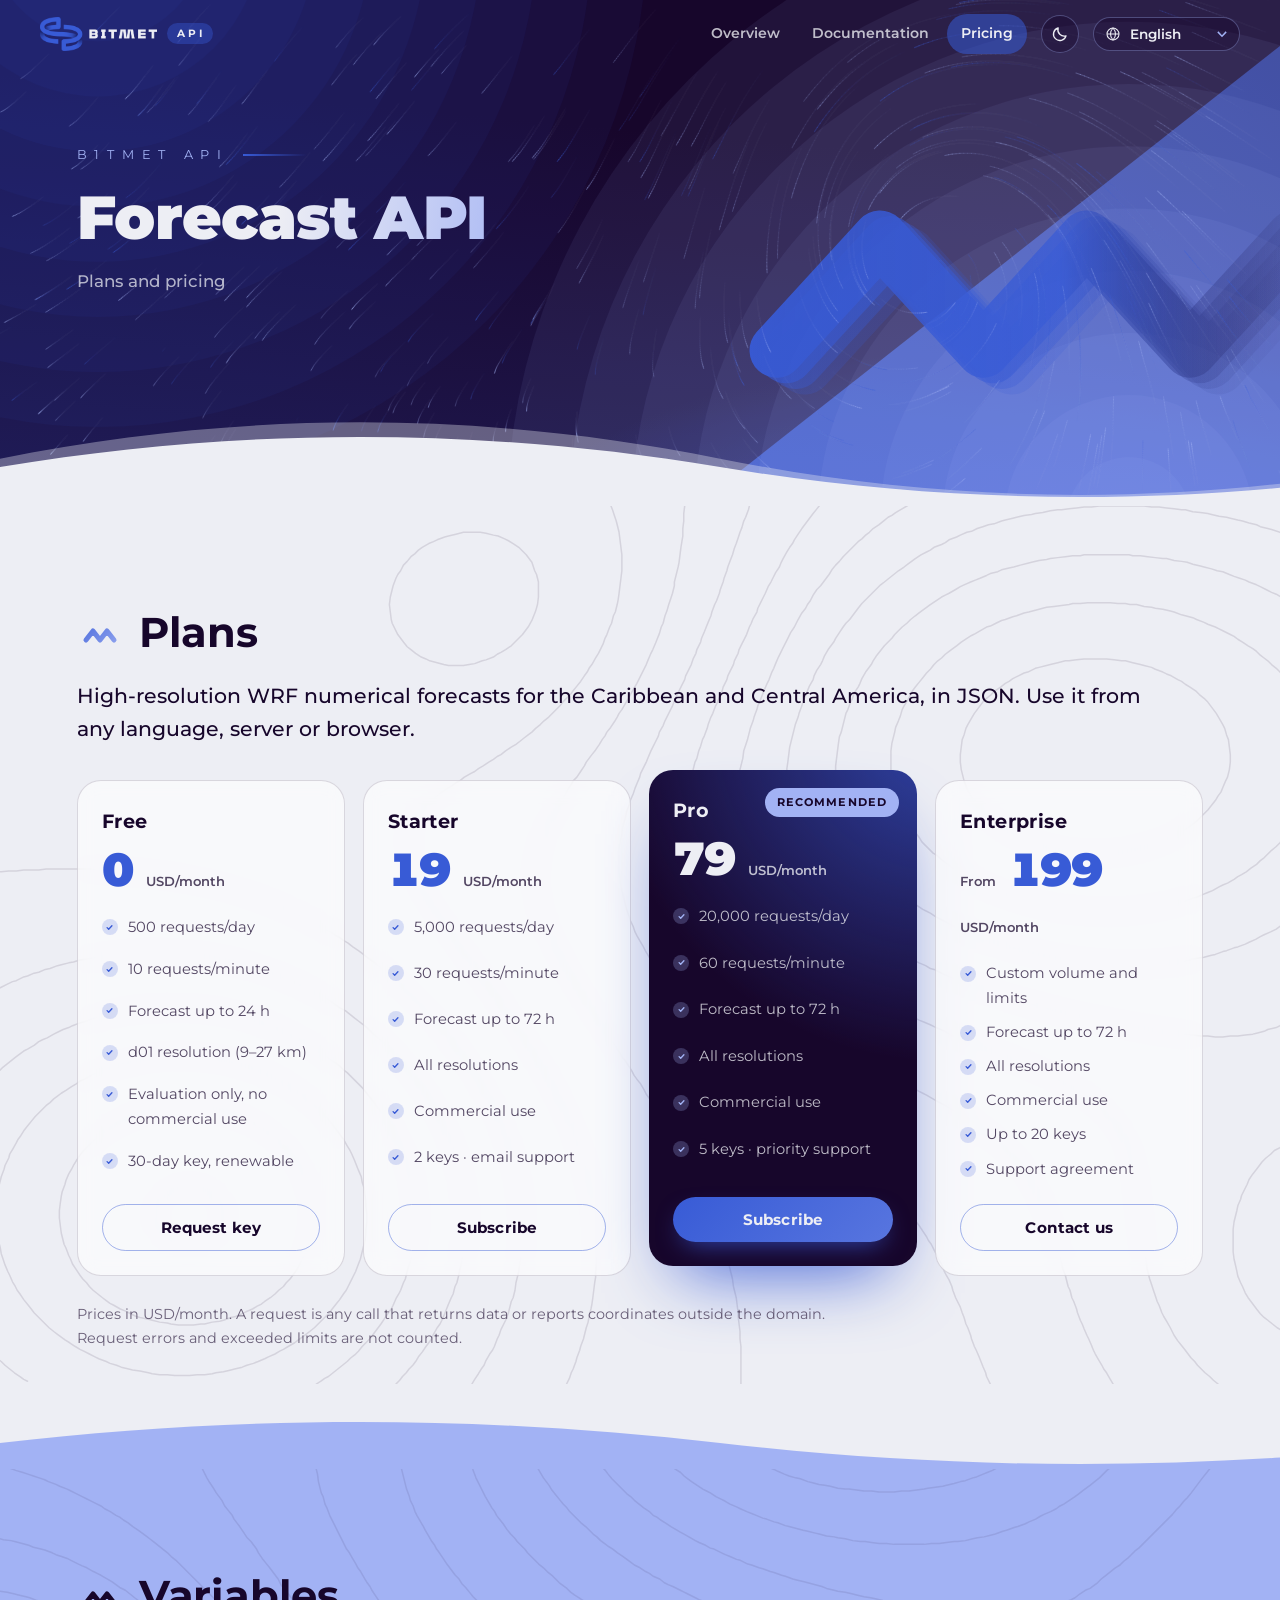
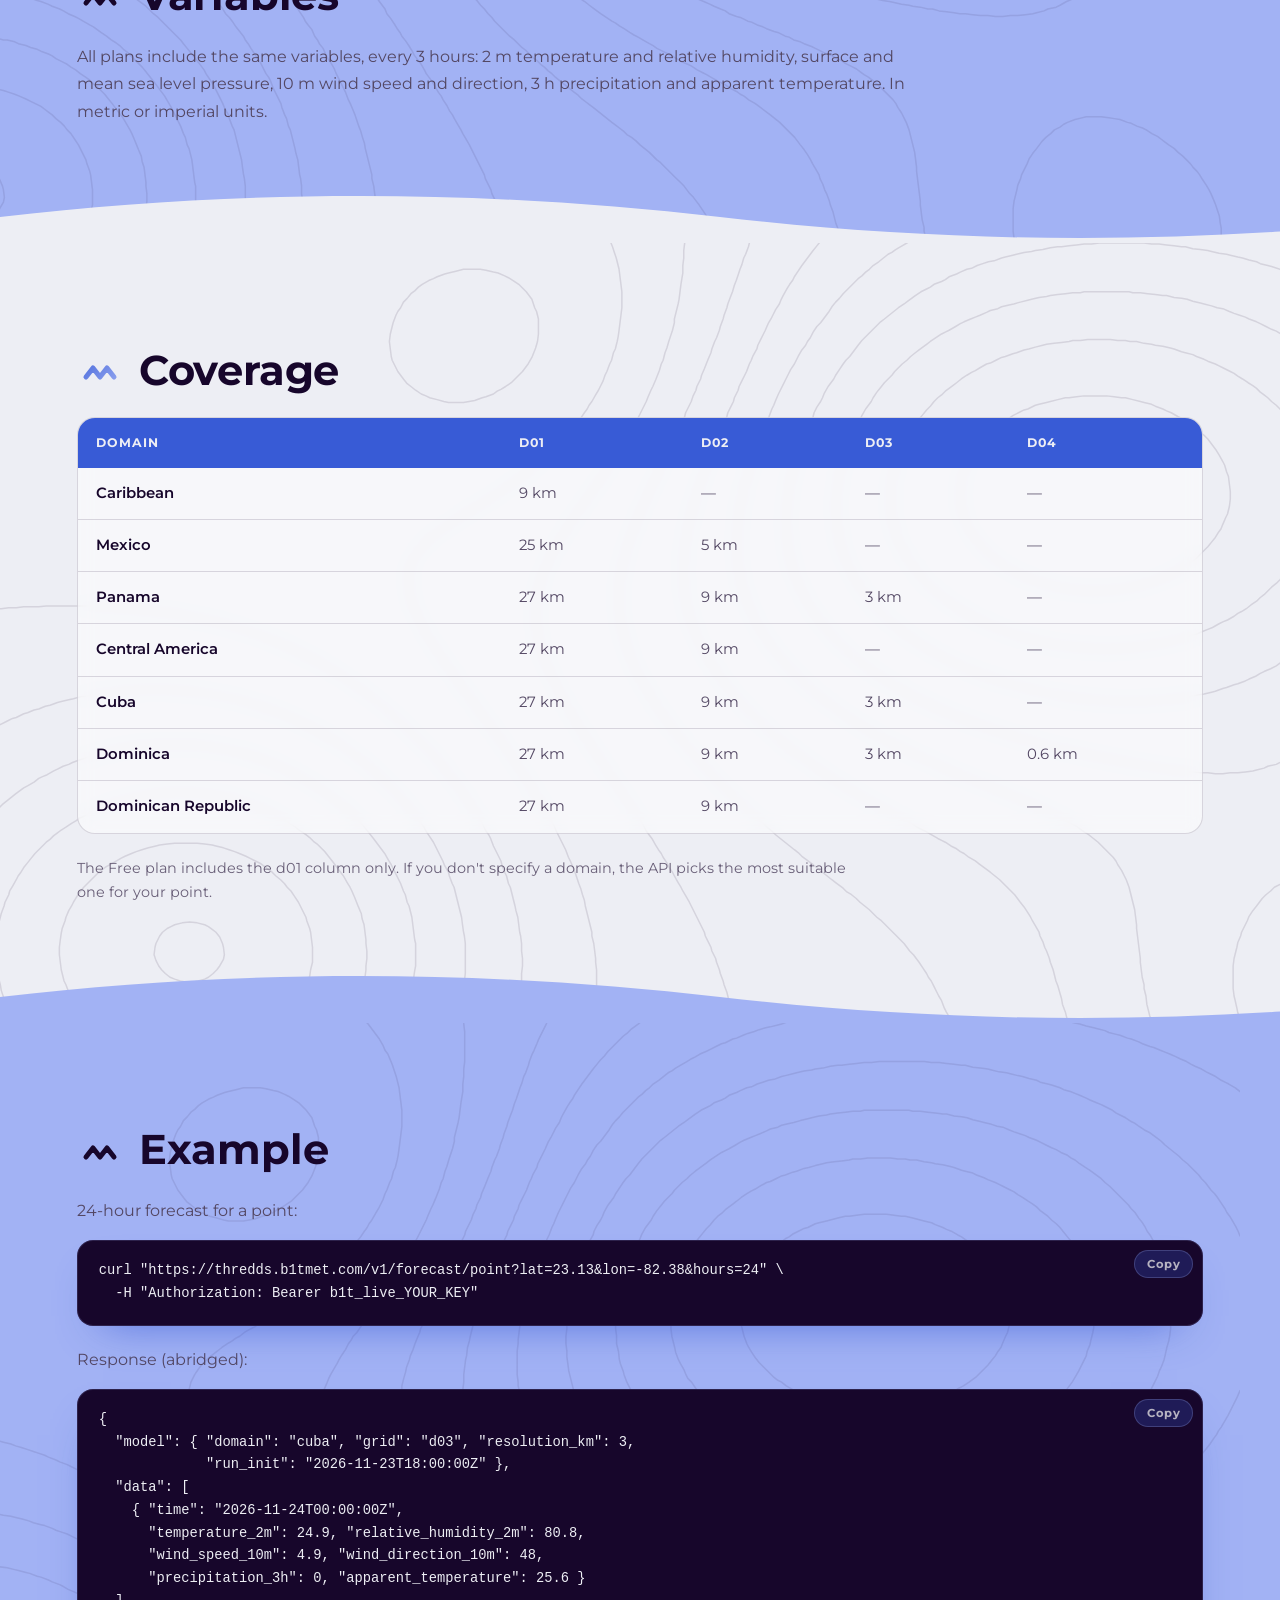
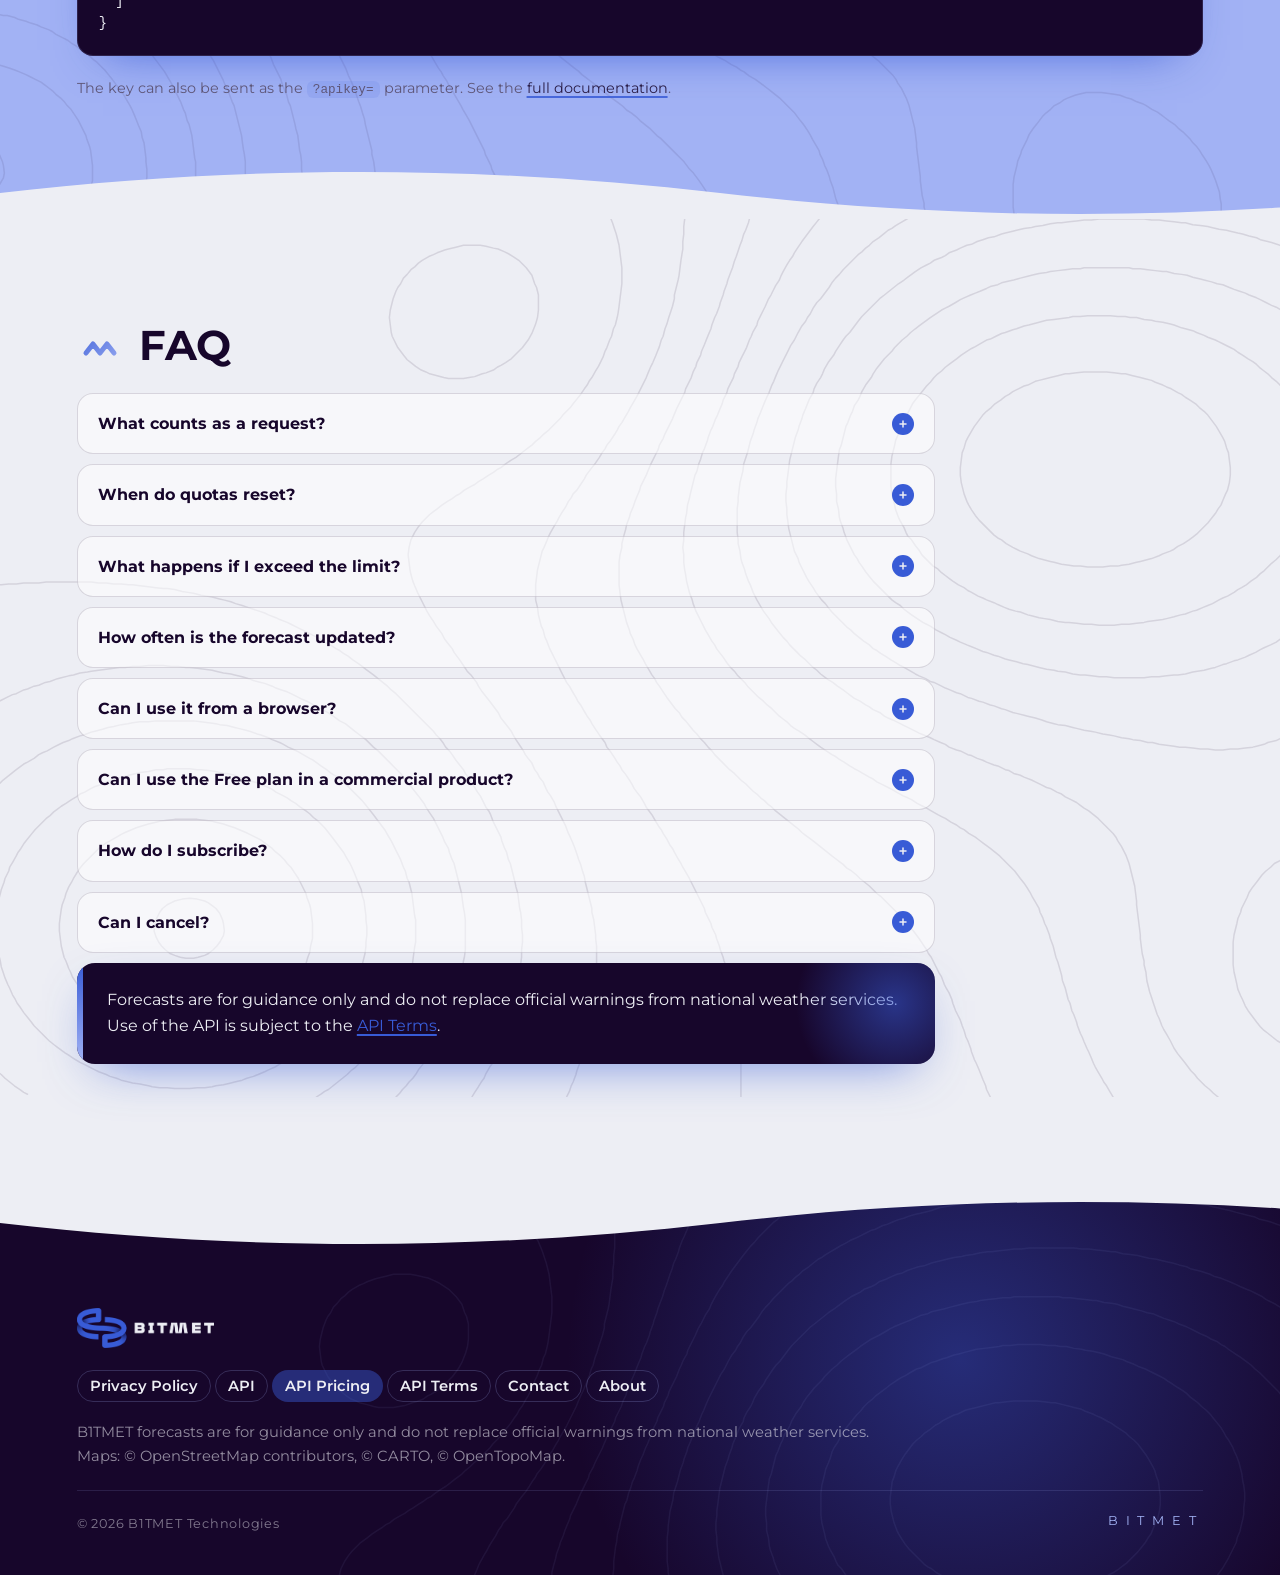
<file: precios.html>
<!DOCTYPE html>
<html lang="es" data-lang="es">
  <head>
    <meta charset="utf-8" />
    <meta name="viewport" content="width=device-width, initial-scale=1" />
    <title>Precios de la API · API Pricing — B1TMET</title>
    <meta
      name="description"
      content="Planes y precios de la API de pronóstico B1TMET / B1TMET Forecast API plans and pricing"
    />
    <!-- Tarjeta al compartir el enlace (Open Graph / X); en inglés para todos los idiomas -->
    <meta property="og:type" content="website" />
    <meta property="og:site_name" content="B1TMET" />
    <meta property="og:title" content="B1TMET Forecast API — Pricing" />
    <meta
      property="og:description"
      content="Free, Starter, Pro and Enterprise plans for the B1TMET WRF forecast API: up to 0.6 km resolution and 72 h forecasts for the Caribbean and Central America."
    />
    <meta
      property="og:url"
      content="https://b1tmet.github.io/api/precios.html"
    />
    <meta
      property="og:image"
      content="https://b1tmet.github.io/api/assets/og-api.jpg"
    />
    <meta property="og:image:width" content="1200" />
    <meta property="og:image:height" content="630" />
    <meta
      property="og:image:alt"
      content="B1TMET WRF Forecast API — Caribbean &amp; Central America, up to 0.6 km"
    />
    <meta name="twitter:card" content="summary_large_image" />
    <meta name="theme-color" content="#17062b" />
    <link rel="icon" href="favicon.ico" sizes="any" />
    <link
      rel="preload"
      href="assets/fonts/montserrat-400.woff2"
      as="font"
      type="font/woff2"
      crossorigin
    />
    <link rel="stylesheet" href="assets/marca.css" />
    <script>
      (function () {
        var d = document.documentElement;
        d.className += " js";
        var hr = new Date().getHours();
        d.setAttribute(
          "data-tod",
          hr >= 5 && hr < 8
            ? "dawn"
            : hr >= 8 && hr < 17
            ? "day"
            : hr >= 17 && hr < 20
            ? "dusk"
            : "night"
        );
        try {
          var th = localStorage.getItem("b1t-theme");
          if (th === "dark" || th === "light") d.setAttribute("data-theme", th);
        } catch (e) {}

        var S = ["es", "en", "pt", "fr", "it", "nl"],
          l = null;
        try {
          l = new URLSearchParams(location.search).get("lang");
        } catch (e) {}
        if (S.indexOf(l) >= 0) {
          try {
            localStorage.setItem("b1t-lang", l);
          } catch (e) {}
        } else {
          try {
            l = localStorage.getItem("b1t-lang");
          } catch (e) {}
        }
        if (S.indexOf(l) < 0) {
          l = "en";
          var list = navigator.languages || [navigator.language || "en"];
          for (var i = 0; i < list.length; i++) {
            var c = String(list[i] || "")
              .slice(0, 2)
              .toLowerCase();
            if (S.indexOf(c) >= 0) {
              l = c;
              break;
            }
          }
        }
        document.documentElement.setAttribute("data-lang", l);
        document.documentElement.lang = l;
      })();
    </script>
  </head>
  <body>
    <div class="progress" aria-hidden="true"></div>

    <header class="top">
      <a class="brand" href="index.html"
        ><img
          src="assets/logo-h-light.png"
          alt="B1TMET"
          width="138"
          height="40"
        /><small>API</small></a
      >
      <nav class="top-nav" aria-label="API">
        <a href="index.html"
          ><span lang="es">Inicio</span><span lang="en">Overview</span
          ><span lang="pt">Início</span><span lang="fr">Aperçu</span
          ><span lang="it">Panoramica</span><span lang="nl">Overzicht</span></a
        >
        <a href="docs.html"
          ><span lang="es">Documentación</span
          ><span lang="en">Documentation</span
          ><span lang="pt">Documentação</span
          ><span lang="fr">Documentation</span
          ><span lang="it">Documentazione</span
          ><span lang="nl">Documentatie</span></a
        >
        <a href="precios.html" aria-current="page"
          ><span lang="es">Precios</span><span lang="en">Pricing</span
          ><span lang="pt">Preços</span><span lang="fr">Tarifs</span
          ><span lang="it">Prezzi</span><span lang="nl">Prijzen</span></a
        >
        <!-- <a href="verificacion.html"><span lang="es">Verificación</span><span lang="en">Verification</span><span lang="pt">Verificação</span><span lang="fr">Vérification</span><span lang="it">Verifica</span><span lang="nl">Verificatie</span></a> -->
      </nav>
      <button class="theme" type="button" aria-label="Tema">
        <svg class="moon" viewBox="0 0 24 24" aria-hidden="true">
          <path d="M20 14.5A8.5 8.5 0 0 1 9.5 4a8.5 8.5 0 1 0 10.5 10.5z" />
        </svg>
        <svg class="sun" viewBox="0 0 24 24" aria-hidden="true">
          <circle cx="12" cy="12" r="4.2" />
          <path
            d="M12 2.5v2.2M12 19.3v2.2M4.6 4.6l1.6 1.6M17.8 17.8l1.6 1.6M2.5 12h2.2M19.3 12h2.2M4.6 19.4l1.6-1.6M17.8 6.2l1.6-1.6"
          />
        </svg>
      </button>
      <label class="langsel">
        <svg viewBox="0 0 24 24" aria-hidden="true">
          <circle cx="12" cy="12" r="9" />
          <path
            d="M3 12h18M12 3c2.5 2.7 3.8 5.7 3.8 9s-1.3 6.3-3.8 9c-2.5-2.7-3.8-5.7-3.8-9s1.3-6.3 3.8-9z"
          />
        </svg>
        <select id="langsel" aria-label="Idioma / Language">
          <option value="es">Español</option>
          <option value="en">English</option>
          <option value="pt">Português</option>
          <option value="fr">Français</option>
          <option value="it">Italiano</option>
          <option value="nl">Nederlands</option>
        </select>
      </label>
    </header>

    <section class="hero hero-s">
      <div class="hero-art" aria-hidden="true">
        <svg viewBox="0 0 1440 800" preserveAspectRatio="xMidYMid slice">
          <defs>
            <linearGradient id="gPlane" x1="0" y1="1" x2="1" y2="0">
              <stop offset="0" stop-color="#385BD6" stop-opacity=".95" />
              <stop offset="1" stop-color="#385BD6" stop-opacity=".55" />
            </linearGradient>
          </defs>
          <g class="rings r2">
            <circle cx="110" cy="40" r="60" fill="#385BD6" fill-opacity=".06" />
            <circle
              cx="110"
              cy="40"
              r="122"
              fill="#385BD6"
              fill-opacity=".06"
            />
            <circle
              cx="110"
              cy="40"
              r="184"
              fill="#385BD6"
              fill-opacity=".06"
            />
            <circle
              cx="110"
              cy="40"
              r="246"
              fill="#385BD6"
              fill-opacity=".06"
            />
            <circle
              cx="110"
              cy="40"
              r="308"
              fill="#385BD6"
              fill-opacity=".06"
            />
            <circle
              cx="110"
              cy="40"
              r="370"
              fill="#385BD6"
              fill-opacity=".06"
            />
            <circle
              cx="110"
              cy="40"
              r="432"
              fill="#385BD6"
              fill-opacity=".06"
            />
            <circle
              cx="110"
              cy="40"
              r="494"
              fill="#385BD6"
              fill-opacity=".06"
            />
            <circle
              cx="110"
              cy="40"
              r="556"
              fill="#385BD6"
              fill-opacity=".06"
            />
            <circle
              cx="110"
              cy="40"
              r="618"
              fill="#385BD6"
              fill-opacity=".06"
            />
          </g>
          <polygon
            class="plane"
            points="560,860 1500,120 1500,860"
            fill="url(#gPlane)"
          />
          <g class="rings r1">
            <circle
              cx="1270"
              cy="700"
              r="70"
              fill="#A2B2F4"
              fill-opacity=".07"
            />
            <circle
              cx="1270"
              cy="700"
              r="140"
              fill="#A2B2F4"
              fill-opacity=".07"
            />
            <circle
              cx="1270"
              cy="700"
              r="210"
              fill="#A2B2F4"
              fill-opacity=".07"
            />
            <circle
              cx="1270"
              cy="700"
              r="280"
              fill="#A2B2F4"
              fill-opacity=".07"
            />
            <circle
              cx="1270"
              cy="700"
              r="350"
              fill="#A2B2F4"
              fill-opacity=".07"
            />
            <circle
              cx="1270"
              cy="700"
              r="420"
              fill="#A2B2F4"
              fill-opacity=".07"
            />
            <circle
              cx="1270"
              cy="700"
              r="490"
              fill="#A2B2F4"
              fill-opacity=".07"
            />
            <circle
              cx="1270"
              cy="700"
              r="560"
              fill="#A2B2F4"
              fill-opacity=".07"
            />
            <circle
              cx="1270"
              cy="700"
              r="630"
              fill="#A2B2F4"
              fill-opacity=".07"
            />
            <circle
              cx="1270"
              cy="700"
              r="700"
              fill="#A2B2F4"
              fill-opacity=".07"
            />
          </g>
        </svg>
      </div>
      <svg class="ribbon" viewBox="0 0 660 320" aria-hidden="true">
        <defs>
          <linearGradient
            id="gRib"
            gradientUnits="userSpaceOnUse"
            x1="40"
            y1="0"
            x2="640"
            y2="0"
          >
            <stop offset="0" stop-color="#385BD6" />
            <stop offset=".55" stop-color="#385BD6" stop-opacity=".75" />
            <stop offset="1" stop-color="#17062B" stop-opacity="0" />
          </linearGradient>
        </defs>
        <g>
          <path
            class="trail"
            d="M70 240 L180 120 L290 240 L400 120 L510 240 L620 120"
            stroke="url(#gRib)"
            stroke-width="58"
            opacity=".22"
            transform="translate(30 18)"
          />
          <path
            class="trail"
            d="M70 240 L180 120 L290 240 L400 120 L510 240 L620 120"
            stroke="url(#gRib)"
            stroke-width="58"
            opacity=".4"
            transform="translate(20 12)"
          />
          <path
            class="trail"
            d="M70 240 L180 120 L290 240 L400 120 L510 240 L620 120"
            stroke="url(#gRib)"
            stroke-width="58"
            opacity=".65"
            transform="translate(10 6)"
          />
          <path
            class="trail"
            d="M70 240 L180 120 L290 240 L400 120 L510 240 L620 120"
            stroke="url(#gRib)"
            stroke-width="58"
          />
        </g>
      </svg>
      <canvas class="wind" aria-hidden="true"></canvas>
      <div class="hero-in">
        <p class="eyebrow">B1TMET API</p>
        <h1 lang="es">API de pronóstico</h1>
        <h1 lang="en">Forecast API</h1>
        <h1 lang="pt">API de previsão</h1>
        <h1 lang="fr">API de prévision</h1>
        <h1 lang="it">API di previsione</h1>
        <h1 lang="nl">Weersvoorspellings-API</h1>
        <p class="sub" lang="es">Planes y precios</p>
        <p class="sub" lang="en">Plans and pricing</p>
        <p class="sub" lang="pt">Planos e preços</p>
        <p class="sub" lang="fr">Offres et tarifs</p>
        <p class="sub" lang="it">Piani e prezzi</p>
        <p class="sub" lang="nl">Abonnementen en prijzen</p>
      </div>
      <div class="edge back" aria-hidden="true"></div>
      <div class="edge" aria-hidden="true"></div>
    </section>

    <main class="doc prod">
      <!-- ======================= ES ======================= -->
      <article lang="es">
        <section class="sec">
          <div class="sec-in one">
            <div class="sec-b wide rv">
              <h2>Planes</h2>
              <p class="lead">
                Pronóstico numérico WRF de alta resolución para el Caribe y
                Centroamérica, en JSON. Se consume desde cualquier lenguaje,
                servidor o navegador.
              </p>
              <div class="plans">
                <div class="plan">
                  <h3>Free</h3>
                  <div class="price">
                    <span data-plan="free" data-campo="precio_mes">0</span>
                    <small>USD/mes</small>
                  </div>
                  <ul>
                    <li>
                      <span data-plan="free" data-campo="por_dia">500</span>
                      peticiones/día
                    </li>
                    <li>
                      <span data-plan="free" data-campo="por_minuto">10</span>
                      peticiones/minuto
                    </li>
                    <li>
                      Pronóstico hasta
                      <span data-plan="free" data-campo="horas_max">24</span> h
                    </li>
                    <li>Resolución d01 (9–27 km)</li>
                    <li>Solo evaluación, sin uso comercial</li>
                    <li>
                      Clave de
                      <span data-plan="free" data-campo="dias_clave">30</span>
                      días, renovable
                    </li>
                  </ul>
                  <a class="btn" href="alta.html">Solicitar clave</a>
                </div>
                <div class="plan">
                  <h3>Starter</h3>
                  <div class="price">
                    <span data-plan="starter" data-campo="precio_mes">19</span>
                    <small>USD/mes</small>
                  </div>
                  <ul>
                    <li>
                      <span data-plan="starter" data-campo="por_dia"
                        >5 000</span
                      >
                      peticiones/día
                    </li>
                    <li>
                      <span data-plan="starter" data-campo="por_minuto"
                        >30</span
                      >
                      peticiones/minuto
                    </li>
                    <li>
                      Pronóstico hasta
                      <span data-plan="starter" data-campo="horas_max">72</span>
                      h
                    </li>
                    <li>Todas las resoluciones</li>
                    <li>Uso comercial</li>
                    <li>
                      <span data-plan="starter" data-campo="max_claves">2</span>
                      claves · soporte por email
                    </li>
                  </ul>
                  <button class="btn" type="button" data-pagar="starter">
                    Contratar
                  </button>
                </div>
                <div class="plan featured">
                  <span class="tag">Recomendado</span>
                  <h3>Pro</h3>
                  <div class="price">
                    <span data-plan="pro" data-campo="precio_mes">79</span>
                    <small>USD/mes</small>
                  </div>
                  <ul>
                    <li>
                      <span data-plan="pro" data-campo="por_dia">20 000</span>
                      peticiones/día
                    </li>
                    <li>
                      <span data-plan="pro" data-campo="por_minuto">60</span>
                      peticiones/minuto
                    </li>
                    <li>
                      Pronóstico hasta
                      <span data-plan="pro" data-campo="horas_max">72</span> h
                    </li>
                    <li>Todas las resoluciones</li>
                    <li>Uso comercial</li>
                    <li>
                      <span data-plan="pro" data-campo="max_claves">5</span>
                      claves · soporte prioritario
                    </li>
                  </ul>
                  <button class="btn" type="button" data-pagar="pro">
                    Contratar
                  </button>
                </div>
                <div class="plan">
                  <h3>Enterprise</h3>
                  <div class="price">
                    <small>Desde</small>
                    <span data-plan="enterprise" data-campo="precio_mes"
                      >199</span
                    >
                    <small>USD/mes</small>
                  </div>
                  <ul>
                    <li>Volumen y límites a medida</li>
                    <li>
                      Pronóstico hasta
                      <span data-plan="enterprise" data-campo="horas_max"
                        >72</span
                      >
                      h
                    </li>
                    <li>Todas las resoluciones</li>
                    <li>Uso comercial</li>
                    <li>
                      Hasta
                      <span data-plan="enterprise" data-campo="max_claves"
                        >20</span
                      >
                      claves
                    </li>
                    <li>Acuerdo de soporte</li>
                  </ul>
                  <a
                    class="btn"
                    href="mailto:b1tmet@b1tmet.com?subject=B1TMET%20API%20Enterprise"
                    >Contactar</a
                  >
                </div>
              </div>
              <p class="muted">
                Precios en USD/mes. Cuenta como petición cada llamada que
                devuelve datos o que indica coordenadas fuera del dominio. Los
                errores de la petición y los límites superados no cuentan.
              </p>
            </div>
          </div>
        </section>
        <section class="sec">
          <div class="sec-in one">
            <div class="sec-b wide rv">
              <h2>Variables</h2>
              <p>
                Todos los planes incluyen las mismas variables, cada 3 horas:
                temperatura y humedad relativa a 2 m, presión en superficie y a
                nivel del mar, velocidad y dirección del viento a 10 m,
                precipitación en 3 h y sensación térmica. En unidades métricas o
                imperiales.
              </p>
            </div>
          </div>
        </section>
        <section class="sec">
          <div class="sec-in one">
            <div class="sec-b wide rv">
              <h2>Cobertura</h2>
              <div class="tbl">
                <table>
                  <tr>
                    <th>Dominio</th>
                    <th>d01</th>
                    <th>d02</th>
                    <th>d03</th>
                    <th>d04</th>
                  </tr>
                  <tr>
                    <td>Caribe</td>
                    <td>9 km</td>
                    <td>—</td>
                    <td>—</td>
                    <td>—</td>
                  </tr>
                  <tr>
                    <td>México</td>
                    <td>25 km</td>
                    <td>5 km</td>
                    <td>—</td>
                    <td>—</td>
                  </tr>
                  <tr>
                    <td>Panamá</td>
                    <td>27 km</td>
                    <td>9 km</td>
                    <td>3 km</td>
                    <td>—</td>
                  </tr>
                  <tr>
                    <td>Centroamérica</td>
                    <td>27 km</td>
                    <td>9 km</td>
                    <td>—</td>
                    <td>—</td>
                  </tr>
                  <tr>
                    <td>Cuba</td>
                    <td>27 km</td>
                    <td>9 km</td>
                    <td>3 km</td>
                    <td>—</td>
                  </tr>
                  <tr>
                    <td>Dominica</td>
                    <td>27 km</td>
                    <td>9 km</td>
                    <td>3 km</td>
                    <td>0.6 km</td>
                  </tr>
                  <tr>
                    <td>República Dominicana</td>
                    <td>27 km</td>
                    <td>9 km</td>
                    <td>—</td>
                    <td>—</td>
                  </tr>
                </table>
              </div>
              <p class="muted">
                El plan Free incluye solo la columna d01. Si no indicas dominio,
                la API elige el más adecuado para tu punto.
              </p>
            </div>
          </div>
        </section>
        <section class="sec">
          <div class="sec-in one">
            <div class="sec-b wide rv">
              <h2>Ejemplo</h2>
              <p>Pronóstico de 24 horas para un punto:</p>
              <pre
                class="code"
              ><code>curl "https://thredds.b1tmet.com/v1/forecast/point?lat=23.13&amp;lon=-82.38&amp;hours=24" \
  -H "Authorization: Bearer b1t_live_TU_CLAVE"</code></pre>
              <p>Respuesta (resumida):</p>
              <pre class="code"><code>{
  "model": { "domain": "cuba", "grid": "d03", "resolution_km": 3,
             "run_init": "2026-11-23T18:00:00Z" },
  "data": [
    { "time": "2026-11-24T00:00:00Z",
      "temperature_2m": 24.9, "relative_humidity_2m": 80.8,
      "wind_speed_10m": 4.9, "wind_direction_10m": 48,
      "precipitation_3h": 0, "apparent_temperature": 25.6 }
  ]
}</code></pre>
              <p class="muted">
                La clave también se puede enviar como parámetro
                <code>?apikey=</code>. Consulta la
                <a href="docs.html">documentación completa</a>.
              </p>
            </div>
          </div>
        </section>
        <section class="sec">
          <div class="sec-in one">
            <div class="sec-b wide rv">
              <h2>Preguntas frecuentes</h2>
              <details class="faq">
                <summary>¿Qué cuenta como petición?</summary>
                <p>
                  Cada llamada a <code>/v1/forecast/point</code>,
                  <code>/v1/domains</code> o
                  <code>/v1/domains/{dominio}/runs</code> que responde con datos
                  o con coordenadas fuera del dominio. <code>/v1/usage</code> y
                  <code>/v1/status</code> no cuentan.
                </p>
              </details>
              <details class="faq">
                <summary>¿Cuándo se reinician las cuotas?</summary>
                <p>
                  La cuota diaria, a las 00:00 UTC. La de por minuto, al empezar
                  cada minuto.
                </p>
              </details>
              <details class="faq">
                <summary>¿Qué pasa si supero el límite?</summary>
                <p>
                  La API responde con el código 429 y la cabecera
                  <code>Retry-After</code>, que indica cuántos segundos esperar.
                  No se cobra nada extra.
                </p>
              </details>
              <details class="faq">
                <summary>
                  ¿Con qué frecuencia se actualiza el pronóstico?
                </summary>
                <p>
                  El modelo se ejecuta cuatro veces al día (00, 06, 12 y 18
                  UTC). Cada respuesta indica la corrida usada en
                  <code>run_init</code>.
                </p>
              </details>
              <details class="faq">
                <summary>¿Puedo usarla desde un navegador?</summary>
                <p>
                  Sí, la API admite peticiones desde cualquier origen. Ten en
                  cuenta que una clave incluida en una web es visible para
                  cualquiera: si se filtra, la revocamos y te damos otra.
                </p>
              </details>
              <details class="faq">
                <summary>
                  ¿Puedo usar el plan Free en un producto comercial?
                </summary>
                <p>
                  No. Free es para evaluación. Para uso comercial necesitas
                  Starter o un plan superior.
                </p>
              </details>
              <details class="faq">
                <summary>¿Cómo contrato un plan?</summary>
                <p>
                  Pulsa el botón del plan: el pago se procesa con Stripe y, al
                  terminar, verás tu clave en pantalla. Para el plan Free,
                  solicita la clave con tu correo y te enviaremos un enlace para
                  verla. Para Enterprise, escríbenos.
                </p>
              </details>
              <details class="faq">
                <summary>¿Puedo cancelar?</summary>
                <p>
                  Sí. La suscripción es mensual y puedes cancelarla cuando
                  quieras; tu clave sigue activa hasta el final del periodo
                  pagado. Puedes hacerlo desde el portal de cliente (enlace en
                  el correo de bienvenida).
                </p>
              </details>

              <div class="note">
                Los pronósticos son orientativos y no sustituyen los avisos
                oficiales de los servicios meteorológicos nacionales. El uso de
                la API está sujeto a los
                <a href="legal/terminos.html">Términos de la API</a>.
              </div>
            </div>
          </div>
        </section>
      </article>

      <!-- ======================= EN ======================= -->
      <article lang="en">
        <section class="sec">
          <div class="sec-in one">
            <div class="sec-b wide rv">
              <h2>Plans</h2>
              <p class="lead">
                High-resolution WRF numerical forecasts for the Caribbean and
                Central America, in JSON. Use it from any language, server or
                browser.
              </p>
              <div class="plans">
                <div class="plan">
                  <h3>Free</h3>
                  <div class="price">
                    <span data-plan="free" data-campo="precio_mes">0</span>
                    <small>USD/month</small>
                  </div>
                  <ul>
                    <li>
                      <span data-plan="free" data-campo="por_dia">500</span>
                      requests/day
                    </li>
                    <li>
                      <span data-plan="free" data-campo="por_minuto">10</span>
                      requests/minute
                    </li>
                    <li>
                      Forecast up to
                      <span data-plan="free" data-campo="horas_max">24</span> h
                    </li>
                    <li>d01 resolution (9–27 km)</li>
                    <li>Evaluation only, no commercial use</li>
                    <li>
                      <span data-plan="free" data-campo="dias_clave">30</span
                      >-day key, renewable
                    </li>
                  </ul>
                  <a class="btn" href="alta.html">Request key</a>
                </div>
                <div class="plan">
                  <h3>Starter</h3>
                  <div class="price">
                    <span data-plan="starter" data-campo="precio_mes">19</span>
                    <small>USD/month</small>
                  </div>
                  <ul>
                    <li>
                      <span data-plan="starter" data-campo="por_dia"
                        >5,000</span
                      >
                      requests/day
                    </li>
                    <li>
                      <span data-plan="starter" data-campo="por_minuto"
                        >30</span
                      >
                      requests/minute
                    </li>
                    <li>
                      Forecast up to
                      <span data-plan="starter" data-campo="horas_max">72</span>
                      h
                    </li>
                    <li>All resolutions</li>
                    <li>Commercial use</li>
                    <li>
                      <span data-plan="starter" data-campo="max_claves">2</span>
                      keys · email support
                    </li>
                  </ul>
                  <button class="btn" type="button" data-pagar="starter">
                    Subscribe
                  </button>
                </div>
                <div class="plan featured">
                  <span class="tag">Recommended</span>
                  <h3>Pro</h3>
                  <div class="price">
                    <span data-plan="pro" data-campo="precio_mes">79</span>
                    <small>USD/month</small>
                  </div>
                  <ul>
                    <li>
                      <span data-plan="pro" data-campo="por_dia">20,000</span>
                      requests/day
                    </li>
                    <li>
                      <span data-plan="pro" data-campo="por_minuto">60</span>
                      requests/minute
                    </li>
                    <li>
                      Forecast up to
                      <span data-plan="pro" data-campo="horas_max">72</span> h
                    </li>
                    <li>All resolutions</li>
                    <li>Commercial use</li>
                    <li>
                      <span data-plan="pro" data-campo="max_claves">5</span>
                      keys · priority support
                    </li>
                  </ul>
                  <button class="btn" type="button" data-pagar="pro">
                    Subscribe
                  </button>
                </div>
                <div class="plan">
                  <h3>Enterprise</h3>
                  <div class="price">
                    <small>From</small>
                    <span data-plan="enterprise" data-campo="precio_mes"
                      >199</span
                    >
                    <small>USD/month</small>
                  </div>
                  <ul>
                    <li>Custom volume and limits</li>
                    <li>
                      Forecast up to
                      <span data-plan="enterprise" data-campo="horas_max"
                        >72</span
                      >
                      h
                    </li>
                    <li>All resolutions</li>
                    <li>Commercial use</li>
                    <li>
                      Up to
                      <span data-plan="enterprise" data-campo="max_claves"
                        >20</span
                      >
                      keys
                    </li>
                    <li>Support agreement</li>
                  </ul>
                  <a
                    class="btn"
                    href="mailto:b1tmet@b1tmet.com?subject=B1TMET%20API%20Enterprise"
                    >Contact us</a
                  >
                </div>
              </div>
              <p class="muted">
                Prices in USD/month. A request is any call that returns data or
                reports coordinates outside the domain. Request errors and
                exceeded limits are not counted.
              </p>
            </div>
          </div>
        </section>
        <section class="sec">
          <div class="sec-in one">
            <div class="sec-b wide rv">
              <h2>Variables</h2>
              <p>
                All plans include the same variables, every 3 hours: 2 m
                temperature and relative humidity, surface and mean sea level
                pressure, 10 m wind speed and direction, 3 h precipitation and
                apparent temperature. In metric or imperial units.
              </p>
            </div>
          </div>
        </section>
        <section class="sec">
          <div class="sec-in one">
            <div class="sec-b wide rv">
              <h2>Coverage</h2>
              <div class="tbl">
                <table>
                  <tr>
                    <th>Domain</th>
                    <th>d01</th>
                    <th>d02</th>
                    <th>d03</th>
                    <th>d04</th>
                  </tr>
                  <tr>
                    <td>Caribbean</td>
                    <td>9 km</td>
                    <td>—</td>
                    <td>—</td>
                    <td>—</td>
                  </tr>
                  <tr>
                    <td>Mexico</td>
                    <td>25 km</td>
                    <td>5 km</td>
                    <td>—</td>
                    <td>—</td>
                  </tr>
                  <tr>
                    <td>Panama</td>
                    <td>27 km</td>
                    <td>9 km</td>
                    <td>3 km</td>
                    <td>—</td>

                  </tr>
                  <tr>
                    <td>Central America</td>
                    <td>27 km</td>
                    <td>9 km</td>
                    <td>—</td>
                    <td>—</td>
                  </tr>
                  <tr>
                    <td>Cuba</td>
                    <td>27 km</td>
                    <td>9 km</td>
                    <td>3 km</td>
                    <td>—</td>

                  </tr>
                  <tr>
                    <td>Dominica</td>
                    <td>27 km</td>
                    <td>9 km</td>
                    <td>3 km</td>
                    <td>0.6 km</td>
                  </tr>
                  <tr>
                    <td>Dominican Republic</td>
                    <td>27 km</td>
                    <td>9 km</td>
                    <td>—</td>
                    <td>—</td>
                  </tr>
                </table>
              </div>
              <p class="muted">
                The Free plan includes the d01 column only. If you don't specify
                a domain, the API picks the most suitable one for your point.
              </p>
            </div>
          </div>
        </section>
        <section class="sec">
          <div class="sec-in one">
            <div class="sec-b wide rv">
              <h2>Example</h2>
              <p>24-hour forecast for a point:</p>
              <pre
                class="code"
              ><code>curl "https://thredds.b1tmet.com/v1/forecast/point?lat=23.13&amp;lon=-82.38&amp;hours=24" \
  -H "Authorization: Bearer b1t_live_YOUR_KEY"</code></pre>
              <p>Response (abridged):</p>
              <pre class="code"><code>{
  "model": { "domain": "cuba", "grid": "d03", "resolution_km": 3,
             "run_init": "2026-11-23T18:00:00Z" },
  "data": [
    { "time": "2026-11-24T00:00:00Z",
      "temperature_2m": 24.9, "relative_humidity_2m": 80.8,
      "wind_speed_10m": 4.9, "wind_direction_10m": 48,
      "precipitation_3h": 0, "apparent_temperature": 25.6 }
  ]
}</code></pre>
              <p class="muted">
                The key can also be sent as the <code>?apikey=</code> parameter.
                See the <a href="docs.html">full documentation</a>.
              </p>
            </div>
          </div>
        </section>
        <section class="sec">
          <div class="sec-in one">
            <div class="sec-b wide rv">
              <h2>FAQ</h2>
              <details class="faq">
                <summary>What counts as a request?</summary>
                <p>
                  Every call to <code>/v1/forecast/point</code>,
                  <code>/v1/domains</code> or
                  <code>/v1/domains/{domain}/runs</code> that returns data or
                  reports coordinates outside the domain.
                  <code>/v1/usage</code> and <code>/v1/status</code> are not
                  counted.
                </p>
              </details>
              <details class="faq">
                <summary>When do quotas reset?</summary>
                <p>
                  The daily quota at 00:00 UTC. The per-minute limit at the
                  start of each minute.
                </p>
              </details>
              <details class="faq">
                <summary>What happens if I exceed the limit?</summary>
                <p>
                  The API returns status 429 with a
                  <code>Retry-After</code> header telling you how many seconds
                  to wait. There are no extra charges.
                </p>
              </details>
              <details class="faq">
                <summary>How often is the forecast updated?</summary>
                <p>
                  The model runs four times a day (00, 06, 12 and 18 UTC). Each
                  response shows the run used in <code>run_init</code>.
                </p>
              </details>
              <details class="faq">
                <summary>Can I use it from a browser?</summary>
                <p>
                  Yes, the API accepts requests from any origin. Keep in mind
                  that a key embedded in a website is visible to anyone: if it
                  leaks, we revoke it and issue a new one.
                </p>
              </details>
              <details class="faq">
                <summary>
                  Can I use the Free plan in a commercial product?
                </summary>
                <p>
                  No. Free is for evaluation. Commercial use requires Starter or
                  a higher plan.
                </p>
              </details>
              <details class="faq">
                <summary>How do I subscribe?</summary>
                <p>
                  Click the plan's button: payment is processed by Stripe and,
                  when it's done, your key is shown on screen. For the Free
                  plan, request a key with your email and we'll send you a link
                  to see it. For Enterprise, contact us.
                </p>
              </details>
              <details class="faq">
                <summary>Can I cancel?</summary>
                <p>
                  Yes. The subscription is monthly and you can cancel at any
                  time; your key stays active until the end of the paid period.
                  You can do it from the customer portal (link in the welcome
                  email).
                </p>
              </details>

              <div class="note">
                Forecasts are for guidance only and do not replace official
                warnings from national weather services. Use of the API is
                subject to the <a href="legal/terminos.html">API Terms</a>.
              </div>
            </div>
          </div>
        </section>
      </article>

      <!-- ======================= PT ======================= -->
      <article lang="pt">
        <section class="sec">
          <div class="sec-in one">
            <div class="sec-b wide rv">
              <h2>Planos</h2>
              <p class="lead">
                Previsão numérica WRF de alta resolução para o Caribe e a
                América Central, em JSON. Use a partir de qualquer linguagem,
                servidor ou navegador.
              </p>
              <div class="plans">
                <div class="plan">
                  <h3>Free</h3>
                  <div class="price">
                    <span data-plan="free" data-campo="precio_mes">0</span>
                    <small>USD/mês</small>
                  </div>
                  <ul>
                    <li>
                      <span data-plan="free" data-campo="por_dia">500</span>
                      requisições/dia
                    </li>
                    <li>
                      <span data-plan="free" data-campo="por_minuto">10</span>
                      requisições/minuto
                    </li>
                    <li>
                      Previsão de até
                      <span data-plan="free" data-campo="horas_max">24</span> h
                    </li>
                    <li>Resolução d01 (9–27 km)</li>
                    <li>Somente avaliação, sem uso comercial</li>
                    <li>
                      Chave de
                      <span data-plan="free" data-campo="dias_clave">30</span>
                      dias, renovável
                    </li>
                  </ul>
                  <a class="btn" href="alta.html">Solicitar chave</a>
                </div>
                <div class="plan">
                  <h3>Starter</h3>
                  <div class="price">
                    <span data-plan="starter" data-campo="precio_mes">19</span>
                    <small>USD/mês</small>
                  </div>
                  <ul>
                    <li>
                      <span data-plan="starter" data-campo="por_dia"
                        >5.000</span
                      >
                      requisições/dia
                    </li>
                    <li>
                      <span data-plan="starter" data-campo="por_minuto"
                        >30</span
                      >
                      requisições/minuto
                    </li>
                    <li>
                      Previsão de até
                      <span data-plan="starter" data-campo="horas_max">72</span>
                      h
                    </li>
                    <li>Todas as resoluções</li>
                    <li>Uso comercial</li>
                    <li>
                      <span data-plan="starter" data-campo="max_claves">2</span>
                      chaves · suporte por e-mail
                    </li>
                  </ul>
                  <button class="btn" type="button" data-pagar="starter">
                    Assinar
                  </button>
                </div>
                <div class="plan featured">
                  <span class="tag">Recomendado</span>
                  <h3>Pro</h3>
                  <div class="price">
                    <span data-plan="pro" data-campo="precio_mes">79</span>
                    <small>USD/mês</small>
                  </div>
                  <ul>
                    <li>
                      <span data-plan="pro" data-campo="por_dia">20.000</span>
                      requisições/dia
                    </li>
                    <li>
                      <span data-plan="pro" data-campo="por_minuto">60</span>
                      requisições/minuto
                    </li>
                    <li>
                      Previsão de até
                      <span data-plan="pro" data-campo="horas_max">72</span> h
                    </li>
                    <li>Todas as resoluções</li>
                    <li>Uso comercial</li>
                    <li>
                      <span data-plan="pro" data-campo="max_claves">5</span>
                      chaves · suporte prioritário
                    </li>
                  </ul>
                  <button class="btn" type="button" data-pagar="pro">
                    Assinar
                  </button>
                </div>
                <div class="plan">
                  <h3>Enterprise</h3>
                  <div class="price">
                    <small>A partir de</small>
                    <span data-plan="enterprise" data-campo="precio_mes"
                      >199</span
                    >
                    <small>USD/mês</small>
                  </div>
                  <ul>
                    <li>Volume e limites sob medida</li>
                    <li>
                      Previsão de até
                      <span data-plan="enterprise" data-campo="horas_max"
                        >72</span
                      >
                      h
                    </li>
                    <li>Todas as resoluções</li>
                    <li>Uso comercial</li>
                    <li>
                      Até
                      <span data-plan="enterprise" data-campo="max_claves"
                        >20</span
                      >
                      chaves
                    </li>
                    <li>Acordo de suporte</li>
                  </ul>
                  <a
                    class="btn"
                    href="mailto:b1tmet@b1tmet.com?subject=B1TMET%20API%20Enterprise"
                    >Fale conosco</a
                  >
                </div>
              </div>
              <p class="muted">
                Preços em USD/mês. Conta como requisição cada chamada que
                retorna dados ou que indica coordenadas fora do domínio. Erros
                de requisição e limites excedidos não contam.
              </p>
            </div>
          </div>
        </section>
        <section class="sec">
          <div class="sec-in one">
            <div class="sec-b wide rv">
              <h2>Variáveis</h2>
              <p>
                Todos os planos incluem as mesmas variáveis, a cada 3 horas:
                temperatura e umidade relativa a 2 m, pressão na superfície e ao
                nível do mar, velocidade e direção do vento a 10 m, precipitação
                em 3 h e sensação térmica. Em unidades métricas ou imperiais.
              </p>
            </div>
          </div>
        </section>
        <section class="sec">
          <div class="sec-in one">
            <div class="sec-b wide rv">
              <h2>Cobertura</h2>
              <div class="tbl">
                <table>
                  <tr>
                    <th>Domínio</th>
                    <th>d01</th>
                    <th>d02</th>
                    <th>d03</th>
                    <th>d04</th>
                  </tr>
                  <tr>
                    <td>Caribe</td>
                    <td>9 km</td>
                    <td>—</td>
                    <td>—</td>
                    <td>—</td>
                  </tr>
                  <tr>
                    <td>México</td>
                    <td>25 km</td>
                    <td>5 km</td>
                    <td>—</td>
                    <td>—</td>
                  </tr>
                  <tr>
                    <td>Panamá</td>
                    <td>27 km</td>
                    <td>9 km</td>
                    <td>3 km</td>
                    <td>—</td>
                  </tr>
                  <tr>
                    <td>América Central</td>
                    <td>27 km</td>
                    <td>9 km</td>
                    <td>—</td>
                    <td>—</td>
                  </tr>
                  <tr>
                    <td>Cuba</td>
                    <td>27 km</td>
                    <td>9 km</td>
                    <td>3 km</td>
                    <td>—</td>
                  </tr>
                  <tr>
                    <td>Dominica</td>
                    <td>27 km</td>
                    <td>9 km</td>
                    <td>3 km</td>
                    <td>0.6 km</td>
                  </tr>
                  <tr>
                    <td>República Dominicana</td>
                    <td>27 km</td>
                    <td>9 km</td>
                    <td>—</td>
                    <td>—</td>
                  </tr>
                </table>
              </div>
              <p class="muted">
                O plano Free inclui apenas a coluna d01. Se você não indicar um
                domínio, a API escolhe o mais adequado para o seu ponto.
              </p>
            </div>
          </div>
        </section>
        <section class="sec">
          <div class="sec-in one">
            <div class="sec-b wide rv">
              <h2>Exemplo</h2>
              <p>Previsão de 24 horas para um ponto:</p>
              <pre
                class="code"
              ><code>curl "https://thredds.b1tmet.com/v1/forecast/point?lat=23.13&amp;lon=-82.38&amp;hours=24" \
  -H "Authorization: Bearer b1t_live_SUA_CHAVE"</code></pre>
              <p>Resposta (resumida):</p>
              <pre class="code"><code>{
  "model": { "domain": "cuba", "grid": "d03", "resolution_km": 3,
             "run_init": "2026-11-23T18:00:00Z" },
  "data": [
    { "time": "2026-11-24T00:00:00Z",
      "temperature_2m": 24.9, "relative_humidity_2m": 80.8,
      "wind_speed_10m": 4.9, "wind_direction_10m": 48,
      "precipitation_3h": 0, "apparent_temperature": 25.6 }
  ]
}</code></pre>
              <p class="muted">
                A chave também pode ser enviada como parâmetro
                <code>?apikey=</code>. Consulte a
                <a href="docs.html">documentação completa</a>.
              </p>
            </div>
          </div>
        </section>
        <section class="sec">
          <div class="sec-in one">
            <div class="sec-b wide rv">
              <h2>Perguntas frequentes</h2>
              <details class="faq">
                <summary>O que conta como requisição?</summary>
                <p>
                  Cada chamada a <code>/v1/forecast/point</code>,
                  <code>/v1/domains</code> ou
                  <code>/v1/domains/{domínio}/runs</code> que retorna dados ou
                  coordenadas fora do domínio. <code>/v1/usage</code> e
                  <code>/v1/status</code> não contam.
                </p>
              </details>
              <details class="faq">
                <summary>Quando as cotas são reiniciadas?</summary>
                <p>
                  A cota diária, às 00:00 UTC. A cota por minuto, no início de
                  cada minuto.
                </p>
              </details>
              <details class="faq">
                <summary>O que acontece se eu ultrapassar o limite?</summary>
                <p>
                  A API responde com o código 429 e o cabeçalho
                  <code>Retry-After</code>, que indica quantos segundos esperar.
                  Não há cobrança extra.
                </p>
              </details>
              <details class="faq">
                <summary>Com que frequência a previsão é atualizada?</summary>
                <p>
                  O modelo é executado quatro vezes por dia (00, 06, 12 e 18
                  UTC). Cada resposta indica a rodada usada em
                  <code>run_init</code>.
                </p>
              </details>
              <details class="faq">
                <summary>Posso usá-la a partir de um navegador?</summary>
                <p>
                  Sim, a API aceita requisições de qualquer origem. Lembre-se de
                  que uma chave incluída em um site fica visível para qualquer
                  pessoa: se ela vazar, nós a revogamos e enviamos outra.
                </p>
              </details>
              <details class="faq">
                <summary>
                  Posso usar o plano Free em um produto comercial?
                </summary>
                <p>
                  Não. O Free é para avaliação. Para uso comercial é necessário
                  o Starter ou um plano superior.
                </p>
              </details>
              <details class="faq">
                <summary>Como contrato um plano?</summary>
                <p>
                  Clique no botão do plano: o pagamento é processado pela Stripe
                  e, ao concluir, sua chave aparece na tela. Para o plano Free,
                  solicite a chave com seu e-mail e enviaremos um link para
                  vê-la. Para Enterprise, fale conosco.
                </p>
              </details>
              <details class="faq">
                <summary>Posso cancelar?</summary>
                <p>
                  Sim. A assinatura é mensal e você pode cancelá-la quando
                  quiser; sua chave continua ativa até o fim do período pago.
                  Você pode fazer isso no portal do cliente (link no e-mail de
                  boas-vindas).
                </p>
              </details>

              <div class="note">
                As previsões são apenas orientativas e não substituem os avisos
                oficiais dos serviços meteorológicos nacionais. O uso da API
                está sujeito aos
                <a href="legal/terminos.html">Termos da API</a>.
              </div>
            </div>
          </div>
        </section>
      </article>

      <!-- ======================= FR ======================= -->
      <article lang="fr">
        <section class="sec">
          <div class="sec-in one">
            <div class="sec-b wide rv">
              <h2>Offres</h2>
              <p class="lead">
                Prévisions numériques WRF à haute résolution pour les Caraïbes
                et l'Amérique centrale, en JSON. Utilisable depuis n'importe
                quel langage, serveur ou navigateur.
              </p>
              <div class="plans">
                <div class="plan">
                  <h3>Free</h3>
                  <div class="price">
                    <span data-plan="free" data-campo="precio_mes">0</span>
                    <small>USD/mois</small>
                  </div>
                  <ul>
                    <li>
                      <span data-plan="free" data-campo="por_dia">500</span>
                      requêtes/jour
                    </li>
                    <li>
                      <span data-plan="free" data-campo="por_minuto">10</span>
                      requêtes/minute
                    </li>
                    <li>
                      Prévision jusqu'à
                      <span data-plan="free" data-campo="horas_max">24</span> h
                    </li>
                    <li>Résolution d01 (9–27 km)</li>
                    <li>Évaluation uniquement, sans usage commercial</li>
                    <li>
                      Clé de
                      <span data-plan="free" data-campo="dias_clave">30</span>
                      jours, renouvelable
                    </li>
                  </ul>
                  <a class="btn" href="alta.html">Demander une clé</a>
                </div>
                <div class="plan">
                  <h3>Starter</h3>
                  <div class="price">
                    <span data-plan="starter" data-campo="precio_mes">19</span>
                    <small>USD/mois</small>
                  </div>
                  <ul>
                    <li>
                      <span data-plan="starter" data-campo="por_dia"
                        >5 000</span
                      >
                      requêtes/jour
                    </li>
                    <li>
                      <span data-plan="starter" data-campo="por_minuto"
                        >30</span
                      >
                      requêtes/minute
                    </li>
                    <li>
                      Prévision jusqu'à
                      <span data-plan="starter" data-campo="horas_max">72</span>
                      h
                    </li>
                    <li>Toutes les résolutions</li>
                    <li>Usage commercial</li>
                    <li>
                      <span data-plan="starter" data-campo="max_claves">2</span>
                      clés · support par e-mail
                    </li>
                  </ul>
                  <button class="btn" type="button" data-pagar="starter">
                    S'abonner
                  </button>
                </div>
                <div class="plan featured">
                  <span class="tag">Recommandé</span>
                  <h3>Pro</h3>
                  <div class="price">
                    <span data-plan="pro" data-campo="precio_mes">79</span>
                    <small>USD/mois</small>
                  </div>
                  <ul>
                    <li>
                      <span data-plan="pro" data-campo="por_dia">20 000</span>
                      requêtes/jour
                    </li>
                    <li>
                      <span data-plan="pro" data-campo="por_minuto">60</span>
                      requêtes/minute
                    </li>
                    <li>
                      Prévision jusqu'à
                      <span data-plan="pro" data-campo="horas_max">72</span> h
                    </li>
                    <li>Toutes les résolutions</li>
                    <li>Usage commercial</li>
                    <li>
                      <span data-plan="pro" data-campo="max_claves">5</span>
                      clés · support prioritaire
                    </li>
                  </ul>
                  <button class="btn" type="button" data-pagar="pro">
                    S'abonner
                  </button>
                </div>
                <div class="plan">
                  <h3>Enterprise</h3>
                  <div class="price">
                    <small>À partir de</small>
                    <span data-plan="enterprise" data-campo="precio_mes"
                      >199</span
                    >
                    <small>USD/mois</small>
                  </div>
                  <ul>
                    <li>Volume et limites sur mesure</li>
                    <li>
                      Prévision jusqu'à
                      <span data-plan="enterprise" data-campo="horas_max"
                        >72</span
                      >
                      h
                    </li>
                    <li>Toutes les résolutions</li>
                    <li>Usage commercial</li>
                    <li>
                      Jusqu'à
                      <span data-plan="enterprise" data-campo="max_claves"
                        >20</span
                      >
                      clés
                    </li>
                    <li>Contrat de support</li>
                  </ul>
                  <a
                    class="btn"
                    href="mailto:b1tmet@b1tmet.com?subject=B1TMET%20API%20Enterprise"
                    >Nous contacter</a
                  >
                </div>
              </div>
              <p class="muted">
                Prix en USD/mois. Compte comme requête tout appel qui renvoie
                des données ou qui signale des coordonnées hors du domaine. Les
                erreurs de requête et les limites dépassées ne sont pas
                comptées.
              </p>
            </div>
          </div>
        </section>
        <section class="sec">
          <div class="sec-in one">
            <div class="sec-b wide rv">
              <h2>Variables</h2>
              <p>
                Toutes les offres incluent les mêmes variables, toutes les 3
                heures : température et humidité relative à 2 m, pression en
                surface et au niveau de la mer, vitesse et direction du vent à
                10 m, précipitations sur 3 h et température ressentie. En unités
                métriques ou impériales.
              </p>
            </div>
          </div>
        </section>
        <section class="sec">
          <div class="sec-in one">
            <div class="sec-b wide rv">
              <h2>Couverture</h2>
              <div class="tbl">
                <table>
                  <tr>
                    <th>Domaine</th>
                    <th>d01</th>
                    <th>d02</th>
                    <th>d03</th>
                    <th>d04</th>
                  </tr>
                  <tr>
                    <td>Caraïbes</td>
                    <td>9 km</td>
                    <td>—</td>
                    <td>—</td>
                    <td>—</td>
                  </tr>
                  <tr>
                    <td>Mexique</td>
                    <td>25 km</td>
                    <td>5 km</td>
                    <td>—</td>
                    <td>—</td>
                  </tr>
                  <tr>
                    <td>Panama</td>
                    <td>27 km</td>
                    <td>9 km</td>
                    <td>3 km</td>
                    <td>—</td>
                  </tr>
                  <tr>
                    <td>Amérique centrale</td>
                    <td>27 km</td>
                    <td>9 km</td>
                    <td>—</td>
                    <td>—</td>
                  </tr>
                  <tr>
                    <td>Cuba</td>
                    <td>27 km</td>
                    <td>9 km</td>
                    <td>3 km</td>
                    <td>—</td>
                  </tr>
                  <tr>
                    <td>Dominique</td>
                    <td>27 km</td>
                    <td>9 km</td>
                    <td>3 km</td>
                    <td>0.6 km</td>
                  </tr>
                  <tr>
                    <td>République dominicaine</td>
                    <td>27 km</td>
                    <td>9 km</td>
                    <td>—</td>
                    <td>—</td>
                  </tr>
                </table>
              </div>
              <p class="muted">
                L'offre Free inclut uniquement la colonne d01. Si vous
                n'indiquez pas de domaine, l'API choisit le plus adapté à votre
                point.
              </p>
            </div>
          </div>
        </section>
        <section class="sec">
          <div class="sec-in one">
            <div class="sec-b wide rv">
              <h2>Exemple</h2>
              <p>Prévision sur 24 heures pour un point :</p>
              <pre
                class="code"
              ><code>curl "https://thredds.b1tmet.com/v1/forecast/point?lat=23.13&amp;lon=-82.38&amp;hours=24" \
  -H "Authorization: Bearer b1t_live_VOTRE_CLE"</code></pre>
              <p>Réponse (abrégée) :</p>
              <pre class="code"><code>{
  "model": { "domain": "cuba", "grid": "d03", "resolution_km": 3,
             "run_init": "2026-11-23T18:00:00Z" },
  "data": [
    { "time": "2026-11-24T00:00:00Z",
      "temperature_2m": 24.9, "relative_humidity_2m": 80.8,
      "wind_speed_10m": 4.9, "wind_direction_10m": 48,
      "precipitation_3h": 0, "apparent_temperature": 25.6 }
  ]
}</code></pre>
              <p class="muted">
                La clé peut aussi être envoyée avec le paramètre
                <code>?apikey=</code>. Consultez la
                <a href="docs.html">documentation complète</a>.
              </p>
            </div>
          </div>
        </section>
        <section class="sec">
          <div class="sec-in one">
            <div class="sec-b wide rv">
              <h2>Questions fréquentes</h2>
              <details class="faq">
                <summary>Qu'est-ce qui compte comme une requête ?</summary>
                <p>
                  Chaque appel à <code>/v1/forecast/point</code>,
                  <code>/v1/domains</code> ou
                  <code>/v1/domains/{domaine}/runs</code> qui renvoie des
                  données ou des coordonnées hors du domaine.
                  <code>/v1/usage</code> et <code>/v1/status</code> ne sont pas
                  comptés.
                </p>
              </details>
              <details class="faq">
                <summary>Quand les quotas sont-ils réinitialisés ?</summary>
                <p>
                  Le quota journalier à 00:00 UTC. La limite par minute au début
                  de chaque minute.
                </p>
              </details>
              <details class="faq">
                <summary>Que se passe-t-il si je dépasse la limite ?</summary>
                <p>
                  L'API renvoie le code 429 avec l'en-tête
                  <code>Retry-After</code>, qui indique combien de secondes
                  attendre. Aucun frais supplémentaire.
                </p>
              </details>
              <details class="faq">
                <summary>
                  À quelle fréquence la prévision est-elle mise à jour ?
                </summary>
                <p>
                  Le modèle tourne quatre fois par jour (00, 06, 12 et 18 UTC).
                  Chaque réponse indique l'exécution utilisée dans
                  <code>run_init</code>.
                </p>
              </details>
              <details class="faq">
                <summary>Puis-je l'utiliser depuis un navigateur ?</summary>
                <p>
                  Oui, l'API accepte les requêtes de n'importe quelle origine.
                  Une clé intégrée à un site web est visible par tous : si elle
                  fuite, nous la révoquons et vous en fournissons une nouvelle.
                </p>
              </details>
              <details class="faq">
                <summary>
                  Puis-je utiliser l'offre Free dans un produit commercial ?
                </summary>
                <p>
                  Non. Free est réservée à l'évaluation. L'usage commercial
                  nécessite Starter ou une offre supérieure.
                </p>
              </details>
              <details class="faq">
                <summary>Comment souscrire une offre ?</summary>
                <p>
                  Cliquez sur le bouton de l'offre : le paiement est traité par
                  Stripe et, une fois terminé, votre clé s'affiche à l'écran.
                  Pour l'offre Free, demandez une clé avec votre e-mail et nous
                  vous enverrons un lien pour l'afficher. Pour Enterprise,
                  contactez-nous.
                </p>
              </details>
              <details class="faq">
                <summary>Puis-je résilier ?</summary>
                <p>
                  Oui. L'abonnement est mensuel et résiliable à tout moment ;
                  votre clé reste active jusqu'à la fin de la période payée.
                  Vous pouvez le faire depuis le portail client (lien dans
                  l'e-mail de bienvenue).
                </p>
              </details>

              <div class="note">
                Les prévisions sont fournies à titre indicatif et ne remplacent
                pas les alertes officielles des services météorologiques
                nationaux. L'utilisation de l'API est soumise aux
                <a href="legal/terminos.html">Conditions de l'API</a>.
              </div>
            </div>
          </div>
        </section>
      </article>

      <!-- ======================= IT ======================= -->
      <article lang="it">
        <section class="sec">
          <div class="sec-in one">
            <div class="sec-b wide rv">
              <h2>Piani</h2>
              <p class="lead">
                Previsioni numeriche WRF ad alta risoluzione per i Caraibi e
                l'America centrale, in JSON. Utilizzabile da qualsiasi
                linguaggio, server o browser.
              </p>
              <div class="plans">
                <div class="plan">
                  <h3>Free</h3>
                  <div class="price">
                    <span data-plan="free" data-campo="precio_mes">0</span>
                    <small>USD/mese</small>
                  </div>
                  <ul>
                    <li>
                      <span data-plan="free" data-campo="por_dia">500</span>
                      richieste/giorno
                    </li>
                    <li>
                      <span data-plan="free" data-campo="por_minuto">10</span>
                      richieste/minuto
                    </li>
                    <li>
                      Previsione fino a
                      <span data-plan="free" data-campo="horas_max">24</span> h
                    </li>
                    <li>Risoluzione d01 (9–27 km)</li>
                    <li>Solo valutazione, nessun uso commerciale</li>
                    <li>
                      Chiave di
                      <span data-plan="free" data-campo="dias_clave">30</span>
                      giorni, rinnovabile
                    </li>
                  </ul>
                  <a class="btn" href="alta.html">Richiedi chiave</a>
                </div>
                <div class="plan">
                  <h3>Starter</h3>
                  <div class="price">
                    <span data-plan="starter" data-campo="precio_mes">19</span>
                    <small>USD/mese</small>
                  </div>
                  <ul>
                    <li>
                      <span data-plan="starter" data-campo="por_dia"
                        >5.000</span
                      >
                      richieste/giorno
                    </li>
                    <li>
                      <span data-plan="starter" data-campo="por_minuto"
                        >30</span
                      >
                      richieste/minuto
                    </li>
                    <li>
                      Previsione fino a
                      <span data-plan="starter" data-campo="horas_max">72</span>
                      h
                    </li>
                    <li>Tutte le risoluzioni</li>
                    <li>Uso commerciale</li>
                    <li>
                      <span data-plan="starter" data-campo="max_claves">2</span>
                      chiavi · supporto via e-mail
                    </li>
                  </ul>
                  <button class="btn" type="button" data-pagar="starter">
                    Abbonati
                  </button>
                </div>
                <div class="plan featured">
                  <span class="tag">Consigliato</span>
                  <h3>Pro</h3>
                  <div class="price">
                    <span data-plan="pro" data-campo="precio_mes">79</span>
                    <small>USD/mese</small>
                  </div>
                  <ul>
                    <li>
                      <span data-plan="pro" data-campo="por_dia">20.000</span>
                      richieste/giorno
                    </li>
                    <li>
                      <span data-plan="pro" data-campo="por_minuto">60</span>
                      richieste/minuto
                    </li>
                    <li>
                      Previsione fino a
                      <span data-plan="pro" data-campo="horas_max">72</span> h
                    </li>
                    <li>Tutte le risoluzioni</li>
                    <li>Uso commerciale</li>
                    <li>
                      <span data-plan="pro" data-campo="max_claves">5</span>
                      chiavi · supporto prioritario
                    </li>
                  </ul>
                  <button class="btn" type="button" data-pagar="pro">
                    Abbonati
                  </button>
                </div>
                <div class="plan">
                  <h3>Enterprise</h3>
                  <div class="price">
                    <small>Da</small>
                    <span data-plan="enterprise" data-campo="precio_mes"
                      >199</span
                    >
                    <small>USD/mese</small>
                  </div>
                  <ul>
                    <li>Volumi e limiti personalizzati</li>
                    <li>
                      Previsione fino a
                      <span data-plan="enterprise" data-campo="horas_max"
                        >72</span
                      >
                      h
                    </li>
                    <li>Tutte le risoluzioni</li>
                    <li>Uso commerciale</li>
                    <li>
                      Fino a
                      <span data-plan="enterprise" data-campo="max_claves"
                        >20</span
                      >
                      chiavi
                    </li>
                    <li>Accordo di supporto</li>
                  </ul>
                  <a
                    class="btn"
                    href="mailto:b1tmet@b1tmet.com?subject=B1TMET%20API%20Enterprise"
                    >Contattaci</a
                  >
                </div>
              </div>
              <p class="muted">
                Prezzi in USD/mese. Conta come richiesta ogni chiamata che
                restituisce dati o che segnala coordinate fuori dal dominio. Gli
                errori della richiesta e i limiti superati non vengono
                conteggiati.
              </p>
            </div>
          </div>
        </section>
        <section class="sec">
          <div class="sec-in one">
            <div class="sec-b wide rv">
              <h2>Variabili</h2>
              <p>
                Tutti i piani includono le stesse variabili, ogni 3 ore:
                temperatura e umidità relativa a 2 m, pressione in superficie e
                al livello del mare, velocità e direzione del vento a 10 m,
                precipitazione in 3 h e temperatura percepita. In unità metriche
                o imperiali.
              </p>
            </div>
          </div>
        </section>
        <section class="sec">
          <div class="sec-in one">
            <div class="sec-b wide rv">
              <h2>Copertura</h2>
              <div class="tbl">
                <table>
                  <tr>
                    <th>Dominio</th>
                    <th>d01</th>
                    <th>d02</th>
                    <th>d03</th>
                    <th>d04</th>
                  </tr>
                  <tr>
                    <td>Caraibi</td>
                    <td>9 km</td>
                    <td>—</td>
                    <td>—</td>
                    <td>—</td>
                  </tr>
                  <tr>
                    <td>Messico</td>
                    <td>25 km</td>
                    <td>5 km</td>
                    <td>—</td>
                    <td>—</td>
                  </tr>
                  <tr>
                    <td>Panama</td>
                    <td>27 km</td>
                    <td>9 km</td>
                    <td>3 km</td>
                    <td>—</td>
                  </tr>
                  <tr>
                    <td>America centrale</td>
                    <td>27 km</td>
                    <td>9 km</td>
                    <td>—</td>
                    <td>—</td>
                  </tr>
                  <tr>
                    <td>Cuba</td>
                    <td>27 km</td>
                    <td>9 km</td>
                    <td>3 km</td>
                    <td>—</td>
                  </tr>
                  <tr>
                    <td>Dominica</td>
                    <td>27 km</td>
                    <td>9 km</td>
                    <td>3 km</td>
                    <td>0.6 km</td>
                  </tr>
                  <tr>
                    <td>Repubblica Dominicana</td>
                    <td>27 km</td>
                    <td>9 km</td>
                    <td>—</td>
                    <td>—</td>
                  </tr>
                </table>
              </div>
              <p class="muted">
                Il piano Free include solo la colonna d01. Se non indichi un
                dominio, l'API sceglie quello più adatto al tuo punto.
              </p>
            </div>
          </div>
        </section>
        <section class="sec">
          <div class="sec-in one">
            <div class="sec-b wide rv">
              <h2>Esempio</h2>
              <p>Previsione di 24 ore per un punto:</p>
              <pre
                class="code"
              ><code>curl "https://thredds.b1tmet.com/v1/forecast/point?lat=23.13&amp;lon=-82.38&amp;hours=24" \
  -H "Authorization: Bearer b1t_live_LA_TUA_CHIAVE"</code></pre>
              <p>Risposta (abbreviata):</p>
              <pre class="code"><code>{
  "model": { "domain": "cuba", "grid": "d03", "resolution_km": 3,
             "run_init": "2026-11-23T18:00:00Z" },
  "data": [
    { "time": "2026-11-24T00:00:00Z",
      "temperature_2m": 24.9, "relative_humidity_2m": 80.8,
      "wind_speed_10m": 4.9, "wind_direction_10m": 48,
      "precipitation_3h": 0, "apparent_temperature": 25.6 }
  ]
}</code></pre>
              <p class="muted">
                La chiave può essere inviata anche come parametro
                <code>?apikey=</code>. Consulta la
                <a href="docs.html">documentazione completa</a>.
              </p>
            </div>
          </div>
        </section>
        <section class="sec">
          <div class="sec-in one">
            <div class="sec-b wide rv">
              <h2>Domande frequenti</h2>
              <details class="faq">
                <summary>Cosa conta come richiesta?</summary>
                <p>
                  Ogni chiamata a <code>/v1/forecast/point</code>,
                  <code>/v1/domains</code> o
                  <code>/v1/domains/{dominio}/runs</code> che restituisce dati o
                  coordinate fuori dal dominio. <code>/v1/usage</code> e
                  <code>/v1/status</code> non vengono conteggiate.
                </p>
              </details>
              <details class="faq">
                <summary>Quando si azzerano le quote?</summary>
                <p>
                  La quota giornaliera alle 00:00 UTC. Il limite al minuto
                  all'inizio di ogni minuto.
                </p>
              </details>
              <details class="faq">
                <summary>Cosa succede se supero il limite?</summary>
                <p>
                  L'API risponde con il codice 429 e l'intestazione
                  <code>Retry-After</code>, che indica quanti secondi attendere.
                  Nessun costo aggiuntivo.
                </p>
              </details>
              <details class="faq">
                <summary>Ogni quanto si aggiorna la previsione?</summary>
                <p>
                  Il modello gira quattro volte al giorno (00, 06, 12 e 18 UTC).
                  Ogni risposta indica l'esecuzione usata in
                  <code>run_init</code>.
                </p>
              </details>
              <details class="faq">
                <summary>Posso usarla da un browser?</summary>
                <p>
                  Sì, l'API accetta richieste da qualsiasi origine. Tieni
                  presente che una chiave inserita in un sito web è visibile a
                  chiunque: se viene divulgata, la revochiamo e te ne forniamo
                  un'altra.
                </p>
              </details>
              <details class="faq">
                <summary>
                  Posso usare il piano Free in un prodotto commerciale?
                </summary>
                <p>
                  No. Free è per la valutazione. Per l'uso commerciale serve
                  Starter o un piano superiore.
                </p>
              </details>
              <details class="faq">
                <summary>Come sottoscrivo un piano?</summary>
                <p>
                  Clicca sul pulsante del piano: il pagamento è gestito da
                  Stripe e, al termine, la chiave viene mostrata sullo schermo.
                  Per il piano Free, richiedi la chiave con la tua e-mail e ti
                  invieremo un link per vederla. Per Enterprise, contattaci.
                </p>
              </details>
              <details class="faq">
                <summary>Posso disdire?</summary>
                <p>
                  Sì. L'abbonamento è mensile e puoi disdirlo quando vuoi; la
                  chiave resta attiva fino alla fine del periodo pagato. Puoi
                  farlo dal portale clienti (link nell'e-mail di benvenuto).
                </p>
              </details>

              <div class="note">
                Le previsioni sono indicative e non sostituiscono gli avvisi
                ufficiali dei servizi meteorologici nazionali. L'uso dell'API è
                soggetto ai <a href="legal/terminos.html">Termini dell'API</a>.
              </div>
            </div>
          </div>
        </section>
      </article>

      <!-- ======================= NL ======================= -->
      <article lang="nl">
        <section class="sec">
          <div class="sec-in one">
            <div class="sec-b wide rv">
              <h2>Abonnementen</h2>
              <p class="lead">
                Numerieke WRF-weersvoorspellingen met hoge resolutie voor het
                Caribisch gebied en Midden-Amerika, in JSON. Bruikbaar vanuit
                elke programmeertaal, server of browser.
              </p>
              <div class="plans">
                <div class="plan">
                  <h3>Free</h3>
                  <div class="price">
                    <span data-plan="free" data-campo="precio_mes">0</span>
                    <small>USD/maand</small>
                  </div>
                  <ul>
                    <li>
                      <span data-plan="free" data-campo="por_dia">500</span>
                      verzoeken/dag
                    </li>
                    <li>
                      <span data-plan="free" data-campo="por_minuto">10</span>
                      verzoeken/minuut
                    </li>
                    <li>
                      Voorspelling tot
                      <span data-plan="free" data-campo="horas_max">24</span>
                      uur
                    </li>
                    <li>Resolutie d01 (9–27 km)</li>
                    <li>Alleen evaluatie, geen commercieel gebruik</li>
                    <li>
                      Sleutel van
                      <span data-plan="free" data-campo="dias_clave">30</span>
                      dagen, verlengbaar
                    </li>
                  </ul>
                  <a class="btn" href="alta.html">Sleutel aanvragen</a>
                </div>
                <div class="plan">
                  <h3>Starter</h3>
                  <div class="price">
                    <span data-plan="starter" data-campo="precio_mes">19</span>
                    <small>USD/maand</small>
                  </div>
                  <ul>
                    <li>
                      <span data-plan="starter" data-campo="por_dia"
                        >5.000</span
                      >
                      verzoeken/dag
                    </li>
                    <li>
                      <span data-plan="starter" data-campo="por_minuto"
                        >30</span
                      >
                      verzoeken/minuut
                    </li>
                    <li>
                      Voorspelling tot
                      <span data-plan="starter" data-campo="horas_max">72</span>
                      uur
                    </li>
                    <li>Alle resoluties</li>
                    <li>Commercieel gebruik</li>
                    <li>
                      <span data-plan="starter" data-campo="max_claves">2</span>
                      sleutels · ondersteuning per e-mail
                    </li>
                  </ul>
                  <button class="btn" type="button" data-pagar="starter">
                    Abonneren
                  </button>
                </div>
                <div class="plan featured">
                  <span class="tag">Aanbevolen</span>
                  <h3>Pro</h3>
                  <div class="price">
                    <span data-plan="pro" data-campo="precio_mes">79</span>
                    <small>USD/maand</small>
                  </div>
                  <ul>
                    <li>
                      <span data-plan="pro" data-campo="por_dia">20.000</span>
                      verzoeken/dag
                    </li>
                    <li>
                      <span data-plan="pro" data-campo="por_minuto">60</span>
                      verzoeken/minuut
                    </li>
                    <li>
                      Voorspelling tot
                      <span data-plan="pro" data-campo="horas_max">72</span> uur
                    </li>
                    <li>Alle resoluties</li>
                    <li>Commercieel gebruik</li>
                    <li>
                      <span data-plan="pro" data-campo="max_claves">5</span>
                      sleutels · voorrang bij ondersteuning
                    </li>
                  </ul>
                  <button class="btn" type="button" data-pagar="pro">
                    Abonneren
                  </button>
                </div>
                <div class="plan">
                  <h3>Enterprise</h3>
                  <div class="price">
                    <small>Vanaf</small>
                    <span data-plan="enterprise" data-campo="precio_mes"
                      >199</span
                    >
                    <small>USD/maand</small>
                  </div>
                  <ul>
                    <li>Volume en limieten op maat</li>
                    <li>
                      Voorspelling tot
                      <span data-plan="enterprise" data-campo="horas_max"
                        >72</span
                      >
                      uur
                    </li>
                    <li>Alle resoluties</li>
                    <li>Commercieel gebruik</li>
                    <li>
                      Tot
                      <span data-plan="enterprise" data-campo="max_claves"
                        >20</span
                      >
                      sleutels
                    </li>
                    <li>Ondersteuningsovereenkomst</li>
                  </ul>
                  <a
                    class="btn"
                    href="mailto:b1tmet@b1tmet.com?subject=B1TMET%20API%20Enterprise"
                    >Contact opnemen</a
                  >
                </div>
              </div>
              <p class="muted">
                Prijzen in USD/maand. Als verzoek telt elke aanroep die gegevens
                teruggeeft of meldt dat de coördinaten buiten het domein liggen.
                Fouten in het verzoek en overschreden limieten tellen niet mee.
              </p>
            </div>
          </div>
        </section>
        <section class="sec">
          <div class="sec-in one">
            <div class="sec-b wide rv">
              <h2>Variabelen</h2>
              <p>
                Alle abonnementen bevatten dezelfde variabelen, elke 3 uur:
                temperatuur en relatieve luchtvochtigheid op 2 m, luchtdruk aan
                het oppervlak en op zeeniveau, windsnelheid en windrichting op
                10 m, neerslag over 3 uur en gevoelstemperatuur. In metrische of
                imperiale eenheden.
              </p>
            </div>
          </div>
        </section>
        <section class="sec">
          <div class="sec-in one">
            <div class="sec-b wide rv">
              <h2>Dekking</h2>
              <div class="tbl">
                <table>
                  <tr>
                    <th>Domein</th>
                    <th>d01</th>
                    <th>d02</th>
                    <th>d03</th>
                    <th>d04</th>
                  </tr>
                  <tr>
                    <td>Caribisch gebied</td>
                    <td>9 km</td>
                    <td>—</td>
                    <td>—</td>
                    <td>—</td>
                  </tr>
                  <tr>
                    <td>Mexico</td>
                    <td>25 km</td>
                    <td>5 km</td>
                    <td>—</td>
                    <td>—</td>
                  </tr>
                  <tr>
                    <td>Panama</td>
                    <td>27 km</td>
                    <td>9 km</td>
                    <td>3 km</td>
                    <td>—</td>
                  </tr>
                  <tr>
                    <td>Midden-Amerika</td>
                    <td>27 km</td>
                    <td>9 km</td>
                    <td>—</td>
                    <td>—</td>
                  </tr>
                  <tr>
                    <td>Cuba</td>
                    <td>27 km</td>
                    <td>9 km</td>
                    <td>3 km</td>
                    <td>—</td>
                  </tr>
                  <tr>
                    <td>Dominica</td>
                    <td>27 km</td>
                    <td>9 km</td>
                    <td>3 km</td>
                    <td>0.6 km</td>
                  </tr>
                  <tr>
                    <td>Dominicaanse Republiek</td>
                    <td>27 km</td>
                    <td>9 km</td>
                    <td>—</td>
                    <td>—</td>
                  </tr>
                </table>
              </div>
              <p class="muted">
                Het Free-abonnement bevat alleen de kolom d01. Als je geen
                domein opgeeft, kiest de API het meest geschikte voor je
                locatie.
              </p>
            </div>
          </div>
        </section>
        <section class="sec">
          <div class="sec-in one">
            <div class="sec-b wide rv">
              <h2>Voorbeeld</h2>
              <p>Voorspelling van 24 uur voor één locatie:</p>
              <pre
                class="code"
              ><code>curl "https://thredds.b1tmet.com/v1/forecast/point?lat=23.13&amp;lon=-82.38&amp;hours=24" \
  -H "Authorization: Bearer b1t_live_JOUW_SLEUTEL"</code></pre>
              <p>Antwoord (ingekort):</p>
              <pre class="code"><code>{
  "model": { "domain": "cuba", "grid": "d03", "resolution_km": 3,
             "run_init": "2026-11-23T18:00:00Z" },
  "data": [
    { "time": "2026-11-24T00:00:00Z",
      "temperature_2m": 24.9, "relative_humidity_2m": 80.8,
      "wind_speed_10m": 4.9, "wind_direction_10m": 48,
      "precipitation_3h": 0, "apparent_temperature": 25.6 }
  ]
}</code></pre>
              <p class="muted">
                De sleutel kan ook als parameter <code>?apikey=</code> worden
                meegestuurd. Lees de
                <a href="docs.html">volledige documentatie</a>.
              </p>
            </div>
          </div>
        </section>
        <section class="sec">
          <div class="sec-in one">
            <div class="sec-b wide rv">
              <h2>Veelgestelde vragen</h2>
              <details class="faq">
                <summary>Wat telt als verzoek?</summary>
                <p>
                  Elke aanroep van <code>/v1/forecast/point</code>,
                  <code>/v1/domains</code> of
                  <code>/v1/domains/{domein}/runs</code> die gegevens teruggeeft
                  of coördinaten buiten het domein meldt.
                  <code>/v1/usage</code> en <code>/v1/status</code> tellen niet
                  mee.
                </p>
              </details>
              <details class="faq">
                <summary>Wanneer worden de quota gereset?</summary>
                <p>
                  Het dagquotum om 00:00 UTC. De limiet per minuut aan het begin
                  van elke minuut.
                </p>
              </details>
              <details class="faq">
                <summary>Wat gebeurt er als ik de limiet overschrijd?</summary>
                <p>
                  De API antwoordt met code 429 en de header
                  <code>Retry-After</code>, die aangeeft hoeveel seconden je
                  moet wachten. Er worden geen extra kosten in rekening
                  gebracht.
                </p>
              </details>
              <details class="faq">
                <summary>Hoe vaak wordt de voorspelling bijgewerkt?</summary>
                <p>
                  Het model draait vier keer per dag (00, 06, 12 en 18 UTC). Elk
                  antwoord vermeldt de gebruikte modelrun in
                  <code>run_init</code>.
                </p>
              </details>
              <details class="faq">
                <summary>Kan ik de API vanuit een browser gebruiken?</summary>
                <p>
                  Ja, de API accepteert verzoeken van elke herkomst. Houd er
                  rekening mee dat een sleutel in een website voor iedereen
                  zichtbaar is: als hij uitlekt, trekken we hem in en krijg je
                  een nieuwe.
                </p>
              </details>
              <details class="faq">
                <summary>
                  Mag ik het Free-abonnement in een commercieel product
                  gebruiken?
                </summary>
                <p>
                  Nee. Free is bedoeld voor evaluatie. Voor commercieel gebruik
                  heb je Starter of een hoger abonnement nodig.
                </p>
              </details>
              <details class="faq">
                <summary>Hoe neem ik een abonnement?</summary>
                <p>
                  Klik op de knop van het abonnement: de betaling verloopt via
                  Stripe en daarna zie je je sleutel op het scherm. Voor het
                  Free-abonnement vraag je een sleutel aan met je e-mailadres en
                  we sturen je een link om hem te bekijken. Voor Enterprise neem
                  je contact met ons op.
                </p>
              </details>
              <details class="faq">
                <summary>Kan ik opzeggen?</summary>
                <p>
                  Ja. Het abonnement is maandelijks en je kunt het altijd
                  opzeggen; je sleutel blijft actief tot het einde van de
                  betaalde periode. Dat kan via het klantenportaal (link in de
                  welkomstmail).
                </p>
              </details>

              <div class="note">
                De voorspellingen zijn indicatief en vervangen geen officiële
                waarschuwingen van nationale weerdiensten. Het gebruik van de
                API valt onder de
                <a href="legal/terminos.html">API-voorwaarden</a>.
              </div>
            </div>
          </div>
        </section>
      </article>
    </main>

    <footer class="foot">
      <div class="foot-glow" aria-hidden="true"></div>
      <div class="foot-in">
        <img
          class="foot-logo"
          src="assets/logo-h-light.png"
          alt="B1TMET"
          width="138"
          height="40"
        />
        <ul class="foot-links" lang="es">
          <li><a href="legal/privacidad.html">Aviso de privacidad</a></li>
          <li><a href="index.html">API</a></li>
          <li><a href="precios.html" aria-current="page">Precios API</a></li>
          <li><a href="legal/terminos.html">Términos de la API</a></li>
          <li><a href="mailto:b1tmet@b1tmet.com">Contacto</a></li>
          <li><a href="https://b1tmet.com">Acerca de</a></li>
        </ul>
        <ul class="foot-links" lang="en">
          <li><a href="legal/privacidad.html">Privacy Policy</a></li>
          <li><a href="index.html">API</a></li>
          <li><a href="precios.html" aria-current="page">API Pricing</a></li>
          <li><a href="legal/terminos.html">API Terms</a></li>
          <li><a href="mailto:b1tmet@b1tmet.com">Contact</a></li>
          <li><a href="https://b1tmet.com">About</a></li>
        </ul>
        <ul class="foot-links" lang="pt">
          <li><a href="legal/privacidad.html">Aviso de privacidade</a></li>
          <li><a href="index.html">API</a></li>
          <li><a href="precios.html" aria-current="page">Preços da API</a></li>
          <li><a href="legal/terminos.html">Termos da API</a></li>
          <li><a href="mailto:b1tmet@b1tmet.com">Contato</a></li>
          <li><a href="https://b1tmet.com">Sobre</a></li>
        </ul>
        <ul class="foot-links" lang="fr">
          <li>
            <a href="legal/privacidad.html">Politique de confidentialité</a>
          </li>
          <li><a href="index.html">API</a></li>
          <li>
            <a href="precios.html" aria-current="page">Tarifs de l'API</a>
          </li>
          <li><a href="legal/terminos.html">Conditions de l'API</a></li>
          <li><a href="mailto:b1tmet@b1tmet.com">Contact</a></li>
          <li><a href="https://b1tmet.com">À propos</a></li>
        </ul>
        <ul class="foot-links" lang="it">
          <li><a href="legal/privacidad.html">Informativa sulla privacy</a></li>
          <li><a href="index.html">API</a></li>
          <li><a href="precios.html" aria-current="page">Prezzi API</a></li>
          <li><a href="legal/terminos.html">Termini dell'API</a></li>
          <li><a href="mailto:b1tmet@b1tmet.com">Contatti</a></li>
          <li><a href="https://b1tmet.com">Chi siamo</a></li>
        </ul>
        <ul class="foot-links" lang="nl">
          <li><a href="legal/privacidad.html">Privacybeleid</a></li>
          <li><a href="index.html">API</a></li>
          <li><a href="precios.html" aria-current="page">API-prijzen</a></li>
          <li><a href="legal/terminos.html">API-voorwaarden</a></li>
          <li><a href="mailto:b1tmet@b1tmet.com">Contact</a></li>
          <li><a href="https://b1tmet.com">Over ons</a></li>
        </ul>
        <p class="foot-legal" lang="es">
          Los pronósticos de B1TMET son orientativos y no sustituyen los avisos
          oficiales de los servicios meteorológicos nacionales. Mapas: ©
          colaboradores de OpenStreetMap, © CARTO, © OpenTopoMap.
        </p>
        <p class="foot-legal" lang="en">
          B1TMET forecasts are for guidance only and do not replace official
          warnings from national weather services. Maps: © OpenStreetMap
          contributors, © CARTO, © OpenTopoMap.
        </p>
        <p class="foot-legal" lang="pt">
          As previsões da B1TMET são apenas orientativas e não substituem os
          avisos oficiais dos serviços meteorológicos nacionais. Mapas: ©
          colaboradores do OpenStreetMap, © CARTO, © OpenTopoMap.
        </p>
        <p class="foot-legal" lang="fr">
          Les prévisions de B1TMET sont fournies à titre indicatif et ne
          remplacent pas les alertes officielles des services météorologiques
          nationaux. Cartes : © contributeurs d'OpenStreetMap, © CARTO, ©
          OpenTopoMap.
        </p>
        <p class="foot-legal" lang="it">
          Le previsioni di B1TMET sono indicative e non sostituiscono gli avvisi
          ufficiali dei servizi meteorologici nazionali. Mappe: © collaboratori
          di OpenStreetMap, © CARTO, © OpenTopoMap.
        </p>
        <p class="foot-legal" lang="nl">
          De voorspellingen van B1TMET zijn indicatief en vervangen geen
          officiële waarschuwingen van nationale weerdiensten. Kaarten: ©
          OpenStreetMap-bijdragers, © CARTO, © OpenTopoMap.
        </p>
        <div class="foot-copy">
          <span>© 2026 B1TMET Technologies</span><span class="wm">Bitmet</span>
        </div>
      </div>
    </footer>

    <script src="assets/lang.js"></script>
    <script src="assets/marca.js"></script>
    <script src="assets/planes.js"></script>
  </body>
</html>
</file>
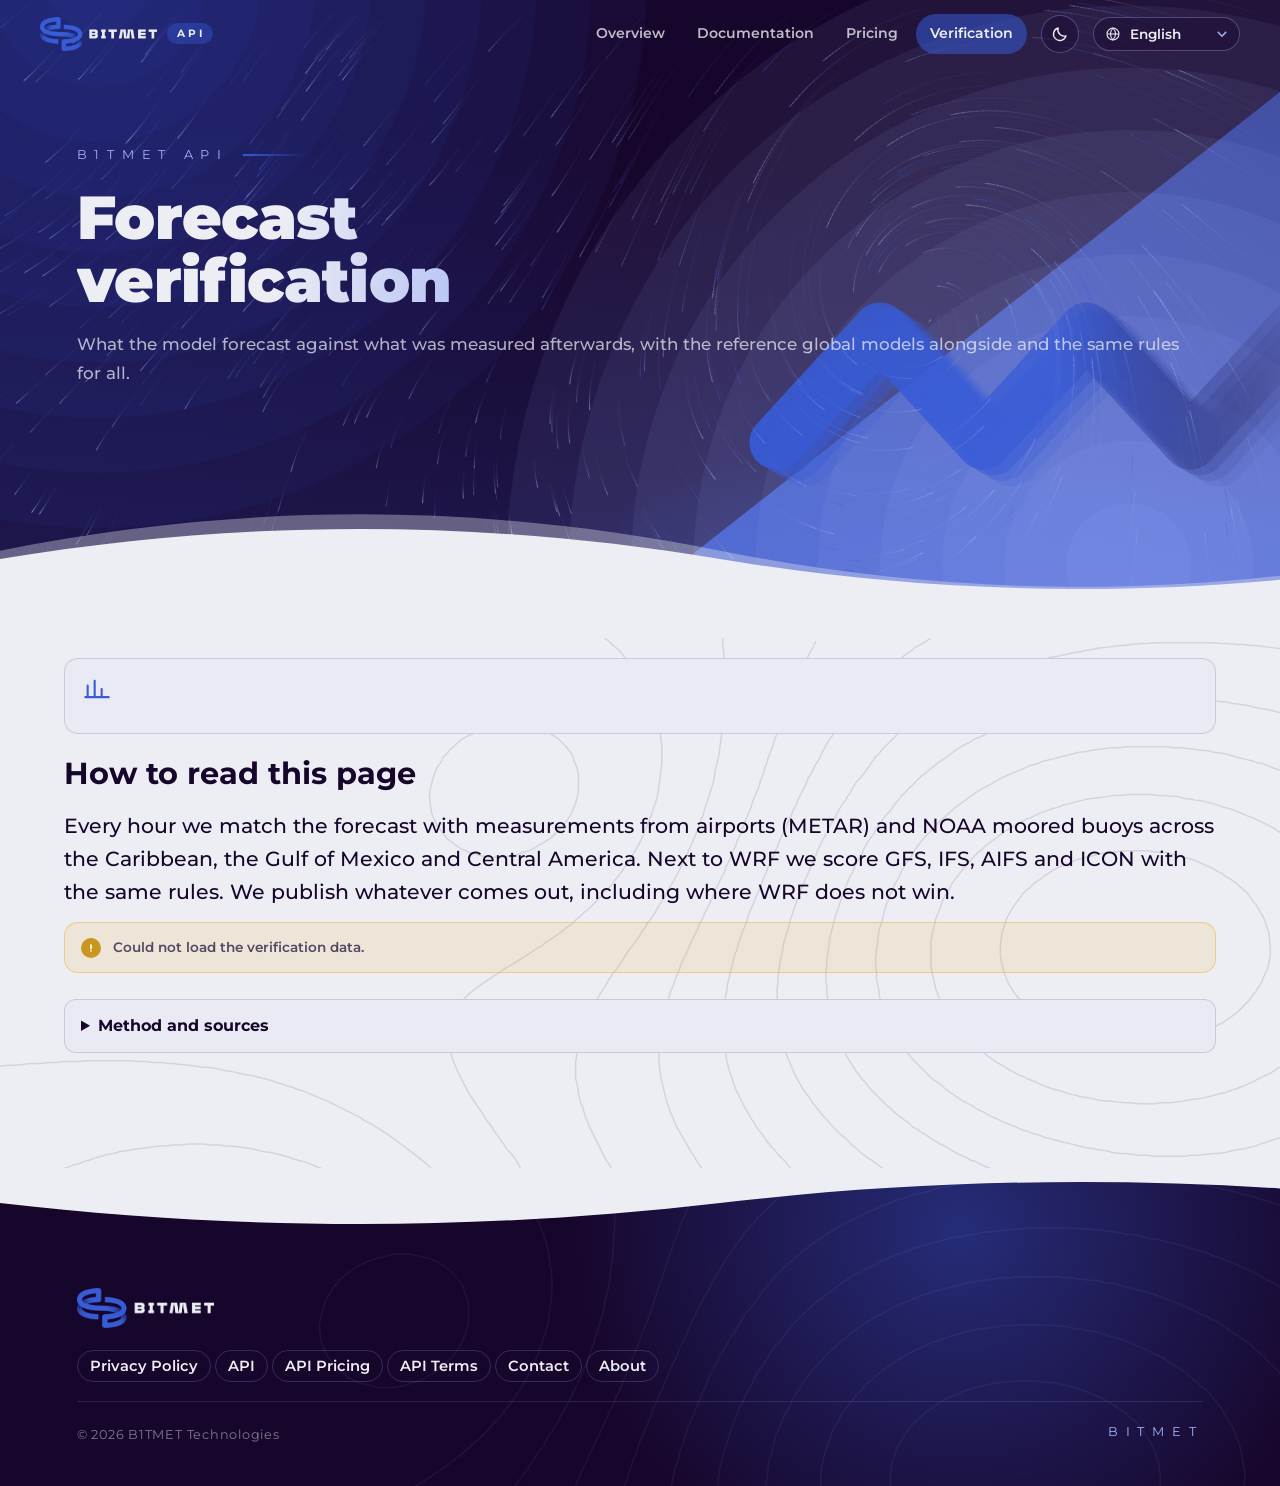
<file: verificacion-comparativa.html>
<!DOCTYPE html>
<html lang="es" data-lang="es">
  <head>
    <meta charset="utf-8" />
    <meta name="viewport" content="width=device-width, initial-scale=1" />
    <title>Verificación del pronóstico · Forecast verification — B1TMET</title>
    <meta name="description" content="Verificación del pronóstico WRF de B1TMET contra estaciones y boyas, junto a GFS, IFS, AIFS e ICON / B1TMET WRF forecast verification against stations and buoys, alongside GFS, IFS, AIFS and ICON" />
    <meta name="robots" content="noindex" />
    <meta name="theme-color" content="#17062b" />
    <link rel="icon" href="favicon.ico" sizes="any" />
    <link rel="stylesheet" href="assets/verif.css" />
    <link rel="preload" href="assets/fonts/montserrat-400.woff2" as="font" type="font/woff2" crossorigin />
    <link rel="stylesheet" href="assets/marca.css" />
    <link rel="stylesheet" href="assets/api-comp.css" />
    <script>
      (function () {
        var d = document.documentElement;
        d.className += " js";
        var hr = new Date().getHours();
        d.setAttribute("data-tod", hr >= 5 && hr < 8 ? "dawn" : hr >= 8 && hr < 17 ? "day" : hr >= 17 && hr < 20 ? "dusk" : "night");
        try { var th = localStorage.getItem("b1t-theme"); if (th === "dark" || th === "light") d.setAttribute("data-theme", th); } catch (e) {}

        var S = ["es", "en", "pt", "fr", "it", "nl"], l = null;
        try { l = new URLSearchParams(location.search).get("lang"); } catch (e) {}
        if (S.indexOf(l) >= 0) { try { localStorage.setItem("b1t-lang", l); } catch (e) {} }
        else { try { l = localStorage.getItem("b1t-lang"); } catch (e) {} }
        if (S.indexOf(l) < 0) {
          l = "en";
          var list = navigator.languages || [navigator.language || "en"];
          for (var i = 0; i < list.length; i++) {
            var c = String(list[i] || "").slice(0, 2).toLowerCase();
            if (S.indexOf(c) >= 0) { l = c; break; }
          }
        }
        document.documentElement.setAttribute("data-lang", l);
        document.documentElement.lang = l;
      })();
    </script>
  </head>
  <body>
    <div class="progress" aria-hidden="true"></div>

    <header class="top">
      <a class="brand" href="index.html"><img src="assets/logo-h-light.png" alt="B1TMET" width="138" height="40" /><small>API</small></a>
      <nav class="top-nav" aria-label="API">
        <a href="index.html"><span lang="es">Inicio</span><span lang="en">Overview</span><span lang="pt">Início</span><span lang="fr">Aperçu</span><span lang="it">Panoramica</span><span lang="nl">Overzicht</span></a>
        <a href="docs.html"><span lang="es">Documentación</span><span lang="en">Documentation</span><span lang="pt">Documentação</span><span lang="fr">Documentation</span><span lang="it">Documentazione</span><span lang="nl">Documentatie</span></a>
        <a href="precios.html"><span lang="es">Precios</span><span lang="en">Pricing</span><span lang="pt">Preços</span><span lang="fr">Tarifs</span><span lang="it">Prezzi</span><span lang="nl">Prijzen</span></a>
        <a href="verificacion.html" aria-current="page"><span lang="es">Verificación</span><span lang="en">Verification</span><span lang="pt">Verificação</span><span lang="fr">Vérification</span><span lang="it">Verifica</span><span lang="nl">Verificatie</span></a>
      </nav>
      <button class="theme" type="button" aria-label="Tema">
        <svg class="moon" viewBox="0 0 24 24" aria-hidden="true"><path d="M20 14.5A8.5 8.5 0 0 1 9.5 4a8.5 8.5 0 1 0 10.5 10.5z"/></svg>
        <svg class="sun" viewBox="0 0 24 24" aria-hidden="true"><circle cx="12" cy="12" r="4.2"/><path d="M12 2.5v2.2M12 19.3v2.2M4.6 4.6l1.6 1.6M17.8 17.8l1.6 1.6M2.5 12h2.2M19.3 12h2.2M4.6 19.4l1.6-1.6M17.8 6.2l1.6-1.6"/></svg>
      </button>
      <label class="langsel">
        <svg viewBox="0 0 24 24" aria-hidden="true"><circle cx="12" cy="12" r="9"/><path d="M3 12h18M12 3c2.5 2.7 3.8 5.7 3.8 9s-1.3 6.3-3.8 9c-2.5-2.7-3.8-5.7-3.8-9s1.3-6.3 3.8-9z"/></svg>
        <select id="langsel" aria-label="Idioma / Language">
          <option value="es">Español</option>
          <option value="en">English</option>
          <option value="pt">Português</option>
          <option value="fr">Français</option>
          <option value="it">Italiano</option>
          <option value="nl">Nederlands</option>
        </select>
      </label>
    </header>

    <section class="hero hero-s">
      <div class="hero-art" aria-hidden="true">
        <svg viewBox="0 0 1440 800" preserveAspectRatio="xMidYMid slice">
          <defs>
            <linearGradient id="gPlane" x1="0" y1="1" x2="1" y2="0">
              <stop offset="0" stop-color="#385BD6" stop-opacity=".95" />
              <stop offset="1" stop-color="#385BD6" stop-opacity=".55" />
            </linearGradient>
          </defs>
          <g class="rings r2"><circle cx="110" cy="40" r="60" fill="#385BD6" fill-opacity=".06" /><circle cx="110" cy="40" r="122" fill="#385BD6" fill-opacity=".06" /><circle cx="110" cy="40" r="184" fill="#385BD6" fill-opacity=".06" /><circle cx="110" cy="40" r="246" fill="#385BD6" fill-opacity=".06" /><circle cx="110" cy="40" r="308" fill="#385BD6" fill-opacity=".06" /><circle cx="110" cy="40" r="370" fill="#385BD6" fill-opacity=".06" /><circle cx="110" cy="40" r="432" fill="#385BD6" fill-opacity=".06" /><circle cx="110" cy="40" r="494" fill="#385BD6" fill-opacity=".06" /><circle cx="110" cy="40" r="556" fill="#385BD6" fill-opacity=".06" /><circle cx="110" cy="40" r="618" fill="#385BD6" fill-opacity=".06" /></g>
          <polygon class="plane" points="560,860 1500,120 1500,860" fill="url(#gPlane)" />
          <g class="rings r1"><circle cx="1270" cy="700" r="70" fill="#A2B2F4" fill-opacity=".07" /><circle cx="1270" cy="700" r="140" fill="#A2B2F4" fill-opacity=".07" /><circle cx="1270" cy="700" r="210" fill="#A2B2F4" fill-opacity=".07" /><circle cx="1270" cy="700" r="280" fill="#A2B2F4" fill-opacity=".07" /><circle cx="1270" cy="700" r="350" fill="#A2B2F4" fill-opacity=".07" /><circle cx="1270" cy="700" r="420" fill="#A2B2F4" fill-opacity=".07" /><circle cx="1270" cy="700" r="490" fill="#A2B2F4" fill-opacity=".07" /><circle cx="1270" cy="700" r="560" fill="#A2B2F4" fill-opacity=".07" /><circle cx="1270" cy="700" r="630" fill="#A2B2F4" fill-opacity=".07" /><circle cx="1270" cy="700" r="700" fill="#A2B2F4" fill-opacity=".07" /></g>
        </svg>
      </div>
      <svg class="ribbon" viewBox="0 0 660 320" aria-hidden="true">
        <defs>
          <linearGradient id="gRib" gradientUnits="userSpaceOnUse" x1="40" y1="0" x2="640" y2="0">
            <stop offset="0" stop-color="#385BD6" />
            <stop offset=".55" stop-color="#385BD6" stop-opacity=".75" />
            <stop offset="1" stop-color="#17062B" stop-opacity="0" />
          </linearGradient>
        </defs>
        <g>
          <path class="trail" d="M70 240 L180 120 L290 240 L400 120 L510 240 L620 120" stroke="url(#gRib)" stroke-width="58" opacity=".22" transform="translate(30 18)" />
          <path class="trail" d="M70 240 L180 120 L290 240 L400 120 L510 240 L620 120" stroke="url(#gRib)" stroke-width="58" opacity=".4" transform="translate(20 12)" />
          <path class="trail" d="M70 240 L180 120 L290 240 L400 120 L510 240 L620 120" stroke="url(#gRib)" stroke-width="58" opacity=".65" transform="translate(10 6)" />
          <path class="trail" d="M70 240 L180 120 L290 240 L400 120 L510 240 L620 120" stroke="url(#gRib)" stroke-width="58" />
        </g>
      </svg>
      <canvas class="wind" aria-hidden="true"></canvas>
      <div class="hero-in">
        <p class="eyebrow">B1TMET API</p>
        <h1 lang="es">Verificación del pronóstico</h1>
        <h1 lang="en">Forecast verification</h1>
        <h1 lang="pt">Verificação da previsão</h1>
        <h1 lang="fr">Vérification des prévisions</h1>
        <h1 lang="it">Verifica delle previsioni</h1>
        <h1 lang="nl">Verificatie van de voorspellingen</h1>
        <p class="sub" lang="es">Lo que pronosticó el modelo frente a lo que se midió después, con los modelos globales de referencia al lado y las mismas reglas para todos.</p>
        <p class="sub" lang="en">What the model forecast against what was measured afterwards, with the reference global models alongside and the same rules for all.</p>
        <p class="sub" lang="pt">O que o modelo previu frente ao que foi medido depois, com os modelos globais de referência ao lado e as mesmas regras para todos.</p>
        <p class="sub" lang="fr">Ce que le modèle a prévu face à ce qui a été mesuré ensuite, avec les modèles globaux de référence à côté et les mêmes règles pour tous.</p>
        <p class="sub" lang="it">Ciò che il modello ha previsto rispetto a ciò che è stato misurato poi, con i modelli globali di riferimento accanto e le stesse regole per tutti.</p>
        <p class="sub" lang="nl">Wat het model voorspelde tegenover wat daarna werd gemeten, met de mondiale referentiemodellen ernaast en dezelfde regels voor iedereen.</p>
      </div>
      <div class="edge back" aria-hidden="true"></div>
      <div class="edge" aria-hidden="true"></div>
    </section>

    <main class="app app-docs app-page">
      <article class="card">
        <div class="vf-state" id="vf-state" hidden>
          <svg viewBox="0 0 24 24" aria-hidden="true"><path d="M4 19V9M10 19V5M16 19v-7M22 19H2"/></svg>
          <h3 id="vf-state-h"></h3>
          <p id="vf-state-p"></p>
          <div class="vf-meters" id="vf-meters"></div>
        </div>

        <section lang="es"><h2>Cómo leer esta página</h2><p class="lead">Cada hora cruzamos el pronóstico con las mediciones de aeropuertos (METAR) y de boyas fondeadas de la NOAA en el Caribe, el Golfo de México y Centroamérica. Junto a WRF evaluamos GFS, IFS, AIFS e ICON con las mismas reglas. Publicamos lo que salga, también donde WRF no gana.</p></section>
        <section lang="en"><h2>How to read this page</h2><p class="lead">Every hour we match the forecast with measurements from airports (METAR) and NOAA moored buoys across the Caribbean, the Gulf of Mexico and Central America. Next to WRF we score GFS, IFS, AIFS and ICON with the same rules. We publish whatever comes out, including where WRF does not win.</p></section>
        <section lang="pt"><h2>Como ler esta página</h2><p class="lead">A cada hora cruzamos a previsão com as medições de aeroportos (METAR) e de boias fundeadas da NOAA no Caribe, no Golfo do México e na América Central. Ao lado do WRF avaliamos GFS, IFS, AIFS e ICON com as mesmas regras. Publicamos o que sair, também onde o WRF não ganha.</p></section>
        <section lang="fr"><h2>Comment lire cette page</h2><p class="lead">Chaque heure, nous croisons la prévision avec les mesures des aéroports (METAR) et des bouées ancrées de la NOAA dans les Caraïbes, le golfe du Mexique et l'Amérique centrale. À côté de WRF, nous évaluons GFS, IFS, AIFS et ICON avec les mêmes règles. Nous publions ce qui en sort, y compris là où WRF ne gagne pas.</p></section>
        <section lang="it"><h2>Come leggere questa pagina</h2><p class="lead">Ogni ora confrontiamo la previsione con le misure degli aeroporti (METAR) e delle boe ancorate della NOAA nei Caraibi, nel Golfo del Messico e in America centrale. Accanto a WRF valutiamo GFS, IFS, AIFS e ICON con le stesse regole. Pubblichiamo ciò che risulta, anche dove WRF non vince.</p></section>
        <section lang="nl"><h2>Hoe u deze pagina leest</h2><p class="lead">Elk uur vergelijken we de voorspelling met metingen van luchthavens (METAR) en verankerde NOAA-boeien in het Caribisch gebied, de Golf van Mexico en Midden-Amerika. Naast WRF beoordelen we GFS, IFS, AIFS en ICON met dezelfde regels. We publiceren wat eruit komt, ook waar WRF niet wint.</p></section>

        <div id="vf-app"><div class="vf-loading" id="vf-loading">…</div></div>

        <details class="vf-method">
          <summary><span lang="es">Método y fuentes</span><span lang="en">Method and sources</span><span lang="pt">Método e fontes</span><span lang="fr">Méthode et sources</span><span lang="it">Metodo e fonti</span><span lang="nl">Methode en bronnen</span></summary>
          <div lang="es">
            <ol>
              <li>Cada pronóstico se compara con la observación más cercana a su hora válida, con un margen de ±30 minutos.</li>
              <li>La temperatura se corrige por la diferencia de altura entre el punto de malla del modelo y la estación (6,5 °C por km). AIFS va sin corregir hasta disponer de su orografía.</li>
              <li>Métricas: error medio absoluto (MAE), sesgo (pronóstico menos observación) y raíz del error cuadrático medio (RMSE). La dirección del viento solo se evalúa con viento observado de 2 m/s o más. Presión a nivel del mar: la del METAR o, si solo hay QNH, en estaciones por debajo de 100 m.</li>
              <li>Muestra común: todos los modelos de un grupo se evalúan en las mismas estaciones, horas válidas y plazos, es decir, desde la misma hora de inicio. Como IFS, AIFS e ICON corren a las 00 y 12 UTC, solo entran esas corridas.</li>
              <li>Intervalos de confianza del 95 % por remuestreo de días completos (bootstrap), porque las horas de un mismo día no son independientes.</li>
              <li>Un resultado se publica cuando reúne al menos 30 días, 10 estaciones (5 en los grupos de un solo dominio) y 1000 pares. Un modelo solo se declara mejor o peor que WRF si el intervalo de la diferencia emparejada excluye el cero.</li>
              <li>WRF Pro es la malla más fina que la API elige en cada estación; WRF Free, la de 27 km (25 km en México) del plan gratuito.</li>
              <li>Las boyas miden el viento a unos 4 m de altura y los modelos lo dan a 10 m: es de esperar que los modelos lo sobrestimen algo en las boyas.</li>
            </ol>
            <p><b>Fuentes.</b> METAR: NOAA Aviation Weather Center. Boyas: NOAA National Data Buoy Center. GFS: NOAA/NCEP (dominio público). IFS y AIFS: © ECMWF, licencia CC BY 4.0. ICON: © Deutscher Wetterdienst, licencia CC BY 4.0. B1TMET interpola estos datos a las estaciones y calcula las métricas; ECMWF y DWD no las han revisado.</p>
          </div>
          <div lang="en">
            <ol>
              <li>Each forecast is compared with the observation closest to its valid time, within ±30 minutes.</li>
              <li>Temperature is corrected for the height difference between the model grid point and the station (6.5 °C per km). AIFS is left uncorrected until its orography is available.</li>
              <li>Metrics: mean absolute error (MAE), bias (forecast minus observation) and root mean square error (RMSE). Wind direction is scored only when the observed wind is 2 m/s or more. Sea-level pressure: the METAR value or, where only QNH is reported, stations below 100 m.</li>
              <li>Common sample: all models in a group are scored at the same stations, valid times and lead times, i.e. from the same initial time. Since IFS, AIFS and ICON run at 00 and 12 UTC, only those runs count.</li>
              <li>95% confidence intervals by resampling whole days (bootstrap), because hours within a day are not independent.</li>
              <li>A result is published once it has at least 30 days, 10 stations (5 in single-domain groups) and 1000 pairs. A model is called better or worse than WRF only if the interval of the paired difference excludes zero.</li>
              <li>WRF Pro is the finest grid the API picks at each station; WRF Free is the 27 km grid (25 km in Mexico) of the free plan.</li>
              <li>Buoys measure wind at about 4 m and models give it at 10 m, so models are expected to overestimate it somewhat at buoys.</li>
            </ol>
            <p><b>Sources.</b> METAR: NOAA Aviation Weather Center. Buoys: NOAA National Data Buoy Center. GFS: NOAA/NCEP (public domain). IFS and AIFS: © ECMWF, licensed CC BY 4.0. ICON: © Deutscher Wetterdienst, licensed CC BY 4.0. B1TMET interpolates these data to the stations and computes the metrics; ECMWF and DWD have not reviewed them.</p>
          </div>
          <div lang="pt">
            <ol>
              <li>Cada previsão é comparada com a observação mais próxima da sua hora válida, com margem de ±30 minutos.</li>
              <li>A temperatura é corrigida pela diferença de altitude entre o ponto de grade do modelo e a estação (6,5 °C por km). O AIFS fica sem correção até termos a sua orografia.</li>
              <li>Métricas: erro médio absoluto (MAE), viés (previsão menos observação) e raiz do erro quadrático médio (RMSE). A direção do vento só é avaliada com vento observado de 2 m/s ou mais. Pressão ao nível do mar: a do METAR ou, se só houver QNH, em estações abaixo de 100 m.</li>
              <li>Amostra comum: todos os modelos de um grupo são avaliados nas mesmas estações, horas válidas e prazos, ou seja, a partir da mesma hora de início. Como IFS, AIFS e ICON rodam às 00 e 12 UTC, só entram essas rodadas.</li>
              <li>Intervalos de confiança de 95 % por reamostragem de dias inteiros (bootstrap), porque as horas de um mesmo dia não são independentes.</li>
              <li>Um resultado é publicado quando reúne pelo menos 30 dias, 10 estações (5 nos grupos de um só domínio) e 1000 pares. Um modelo só é declarado melhor ou pior que o WRF se o intervalo da diferença pareada excluir o zero.</li>
              <li>WRF Pro é a grade mais fina que a API escolhe em cada estação; WRF Free, a de 27 km (25 km no México) do plano gratuito.</li>
              <li>As boias medem o vento a cerca de 4 m e os modelos o dão a 10 m: é de esperar que os modelos o superestimem um pouco nas boias.</li>
            </ol>
            <p><b>Fontes.</b> METAR: NOAA Aviation Weather Center. Boias: NOAA National Data Buoy Center. GFS: NOAA/NCEP (domínio público). IFS e AIFS: © ECMWF, licença CC BY 4.0. ICON: © Deutscher Wetterdienst, licença CC BY 4.0. A B1TMET interpola estes dados para as estações e calcula as métricas; o ECMWF e o DWD não as revisaram.</p>
          </div>
          <div lang="fr">
            <ol>
              <li>Chaque prévision est comparée à l'observation la plus proche de son heure de validité, à ±30 minutes près.</li>
              <li>La température est corrigée de la différence d'altitude entre le point de grille du modèle et la station (6,5 °C par km). AIFS reste non corrigé tant que son orographie n'est pas disponible.</li>
              <li>Mesures : erreur absolue moyenne (MAE), biais (prévision moins observation) et erreur quadratique moyenne (RMSE). La direction du vent n'est évaluée que si le vent observé atteint 2 m/s. Pression au niveau de la mer : celle du METAR ou, si seul le QNH est fourni, aux stations situées sous 100 m.</li>
              <li>Échantillon commun : tous les modèles d'un groupe sont évalués aux mêmes stations, heures de validité et échéances, donc à partir de la même heure initiale. IFS, AIFS et ICON tournant à 00 et 12 UTC, seuls ces runs sont retenus.</li>
              <li>Intervalles de confiance à 95 % par rééchantillonnage de journées entières (bootstrap), car les heures d'une même journée ne sont pas indépendantes.</li>
              <li>Un résultat est publié lorsqu'il réunit au moins 30 jours, 10 stations (5 dans les groupes d'un seul domaine) et 1000 paires. Un modèle n'est déclaré meilleur ou moins bon que WRF que si l'intervalle de la différence appariée exclut zéro.</li>
              <li>WRF Pro est la grille la plus fine que l'API choisit à chaque station ; WRF Free, celle de 27 km (25 km au Mexique) de l'offre gratuite.</li>
              <li>Les bouées mesurent le vent à environ 4 m et les modèles le donnent à 10 m : il est normal que les modèles le surestiment un peu aux bouées.</li>
            </ol>
            <p><b>Sources.</b> METAR : NOAA Aviation Weather Center. Bouées : NOAA National Data Buoy Center. GFS : NOAA/NCEP (domaine public). IFS et AIFS : © ECMWF, licence CC BY 4.0. ICON : © Deutscher Wetterdienst, licence CC BY 4.0. B1TMET interpole ces données aux stations et calcule les mesures ; l'ECMWF et le DWD ne les ont pas vérifiées.</p>
          </div>
          <div lang="it">
            <ol>
              <li>Ogni previsione è confrontata con l'osservazione più vicina alla sua ora di validità, entro ±30 minuti.</li>
              <li>La temperatura è corretta per la differenza di quota tra il punto di griglia del modello e la stazione (6,5 °C per km). AIFS resta non corretto finché non è disponibile la sua orografia.</li>
              <li>Metriche: errore assoluto medio (MAE), bias (previsione meno osservazione) e scarto quadratico medio (RMSE). La direzione del vento è valutata solo con vento osservato di almeno 2 m/s. Pressione al livello del mare: quella del METAR o, se c'è solo il QNH, nelle stazioni sotto i 100 m.</li>
              <li>Campione comune: tutti i modelli di un gruppo sono valutati nelle stesse stazioni, ore di validità e scadenze, cioè dalla stessa ora di inizio. Poiché IFS, AIFS e ICON girano alle 00 e alle 12 UTC, entrano solo quelle corse.</li>
              <li>Intervalli di confidenza al 95 % ricampionando giorni interi (bootstrap), perché le ore di uno stesso giorno non sono indipendenti.</li>
              <li>Un risultato si pubblica quando raggiunge almeno 30 giorni, 10 stazioni (5 nei gruppi di un solo dominio) e 1000 coppie. Un modello è dichiarato migliore o peggiore di WRF solo se l'intervallo della differenza appaiata esclude lo zero.</li>
              <li>WRF Pro è la griglia più fine che l'API sceglie in ogni stazione; WRF Free, quella da 27 km (25 km in Messico) del piano gratuito.</li>
              <li>Le boe misurano il vento a circa 4 m e i modelli lo forniscono a 10 m: è normale che i modelli lo sovrastimino un po' sulle boe.</li>
            </ol>
            <p><b>Fonti.</b> METAR: NOAA Aviation Weather Center. Boe: NOAA National Data Buoy Center. GFS: NOAA/NCEP (pubblico dominio). IFS e AIFS: © ECMWF, licenza CC BY 4.0. ICON: © Deutscher Wetterdienst, licenza CC BY 4.0. B1TMET interpola questi dati alle stazioni e calcola le metriche; ECMWF e DWD non le hanno verificate.</p>
          </div>
          <div lang="nl">
            <ol>
              <li>Elke voorspelling wordt vergeleken met de waarneming die het dichtst bij de geldigheidstijd ligt, binnen ±30 minuten.</li>
              <li>De temperatuur wordt gecorrigeerd voor het hoogteverschil tussen het roosterpunt van het model en het station (6,5 °C per km). AIFS blijft ongecorrigeerd tot de orografie beschikbaar is.</li>
              <li>Maten: gemiddelde absolute fout (MAE), bias (voorspelling min waarneming) en wortel van de gemiddelde kwadratische fout (RMSE). De windrichting wordt alleen beoordeeld bij waargenomen wind van 2 m/s of meer. Luchtdruk op zeeniveau: die van de METAR of, als alleen QNH wordt gemeld, bij stations onder 100 m.</li>
              <li>Gemeenschappelijke steekproef: alle modellen in een groep worden beoordeeld op dezelfde stations, geldigheidstijden en vooruitzichttermijnen, dus vanaf dezelfde begintijd. Omdat IFS, AIFS en ICON om 00 en 12 UTC draaien, tellen alleen die runs mee.</li>
              <li>Betrouwbaarheidsintervallen van 95% door hele dagen opnieuw te bemonsteren (bootstrap), omdat de uren van één dag niet onafhankelijk zijn.</li>
              <li>Een resultaat wordt gepubliceerd zodra er minstens 30 dagen, 10 stations (5 in groepen van één domein) en 1000 paren zijn. Een model heet alleen beter of slechter dan WRF als het interval van het gepaarde verschil nul uitsluit.</li>
              <li>WRF Pro is het fijnste rooster dat de API bij elk station kiest; WRF Free het rooster van 27 km (25 km in Mexico) van het gratis abonnement.</li>
              <li>Boeien meten de wind op ongeveer 4 m en modellen geven hem op 10 m, dus modellen zullen hem bij boeien wat overschatten.</li>
            </ol>
            <p><b>Bronnen.</b> METAR: NOAA Aviation Weather Center. Boeien: NOAA National Data Buoy Center. GFS: NOAA/NCEP (publiek domein). IFS en AIFS: © ECMWF, licentie CC BY 4.0. ICON: © Deutscher Wetterdienst, licentie CC BY 4.0. B1TMET interpoleert deze gegevens naar de stations en berekent de maten; ECMWF en DWD hebben ze niet gecontroleerd.</p>
          </div>
        </details>
      </article>
    </main>

    <footer class="foot">
      <div class="foot-glow" aria-hidden="true"></div>
      <div class="foot-in">
        <img class="foot-logo" src="assets/logo-h-light.png" alt="B1TMET" width="138" height="40" />
        <ul class="foot-links" lang="es">
          <li><a href="legal/privacidad.html">Aviso de privacidad</a></li>
          <li><a href="index.html">API</a></li>
          <li><a href="precios.html">Precios API</a></li>
          <li><a href="legal/terminos.html">Términos de la API</a></li>
          <li><a href="mailto:b1tmet@b1tmet.com">Contacto</a></li>
          <li><a href="https://b1tmet.com">Acerca de</a></li>
        </ul>
        <ul class="foot-links" lang="en">
          <li><a href="legal/privacidad.html">Privacy Policy</a></li>
          <li><a href="index.html">API</a></li>
          <li><a href="precios.html">API Pricing</a></li>
          <li><a href="legal/terminos.html">API Terms</a></li>
          <li><a href="mailto:b1tmet@b1tmet.com">Contact</a></li>
          <li><a href="https://b1tmet.com">About</a></li>
        </ul>
        <ul class="foot-links" lang="pt">
          <li><a href="legal/privacidad.html">Aviso de privacidade</a></li>
          <li><a href="index.html">API</a></li>
          <li><a href="precios.html">Preços da API</a></li>
          <li><a href="legal/terminos.html">Termos da API</a></li>
          <li><a href="mailto:b1tmet@b1tmet.com">Contato</a></li>
          <li><a href="https://b1tmet.com">Sobre</a></li>
        </ul>
        <ul class="foot-links" lang="fr">
          <li><a href="legal/privacidad.html">Politique de confidentialité</a></li>
          <li><a href="index.html">API</a></li>
          <li><a href="precios.html">Tarifs de l'API</a></li>
          <li><a href="legal/terminos.html">Conditions de l'API</a></li>
          <li><a href="mailto:b1tmet@b1tmet.com">Contact</a></li>
          <li><a href="https://b1tmet.com">À propos</a></li>
        </ul>
        <ul class="foot-links" lang="it">
          <li><a href="legal/privacidad.html">Informativa sulla privacy</a></li>
          <li><a href="index.html">API</a></li>
          <li><a href="precios.html">Prezzi API</a></li>
          <li><a href="legal/terminos.html">Termini dell'API</a></li>
          <li><a href="mailto:b1tmet@b1tmet.com">Contatti</a></li>
          <li><a href="https://b1tmet.com">Chi siamo</a></li>
        </ul>
        <div class="foot-copy"><span>© 2026 B1TMET Technologies</span><span class="wm">Bitmet</span></div>
      </div>
    </footer>


    <script src="assets/lang.js"></script>
    <script src="assets/marca.js"></script>
    <script src="assets/verif.js"></script>
  </body>
</html>
</file>
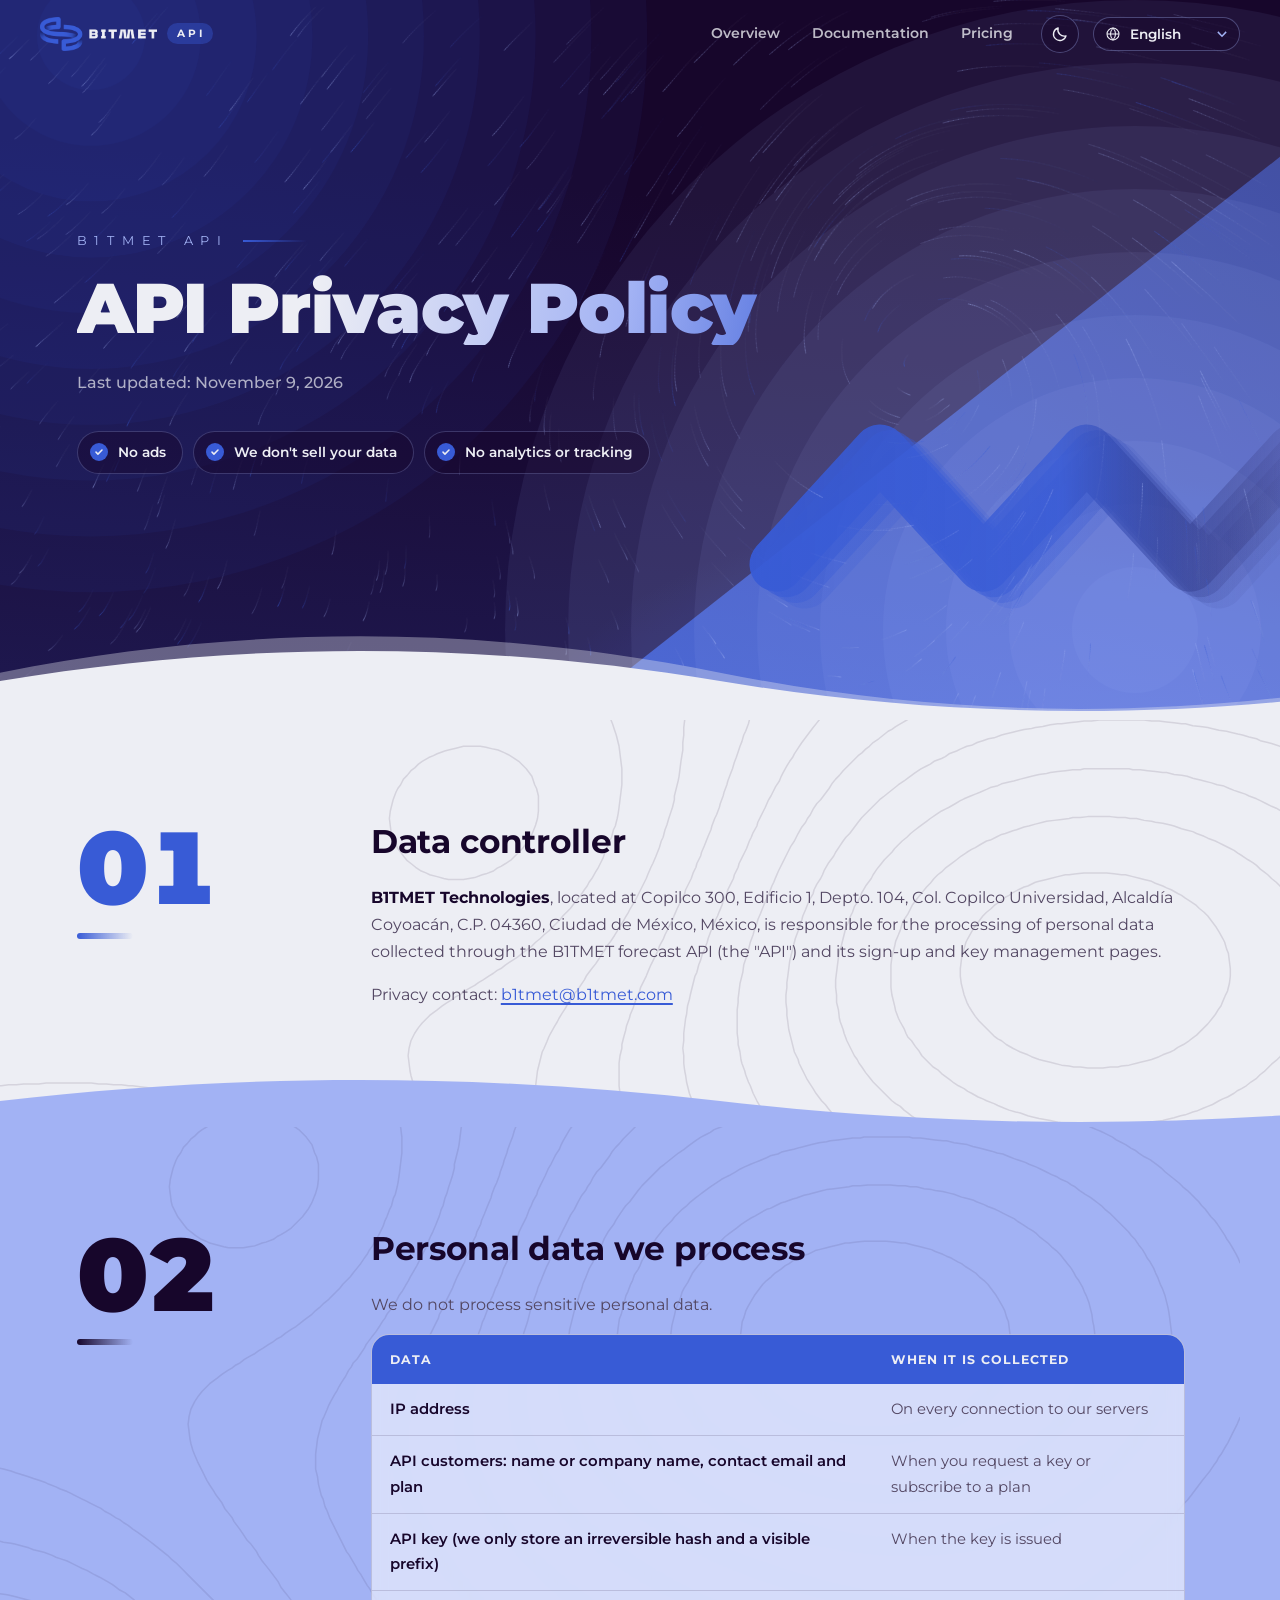
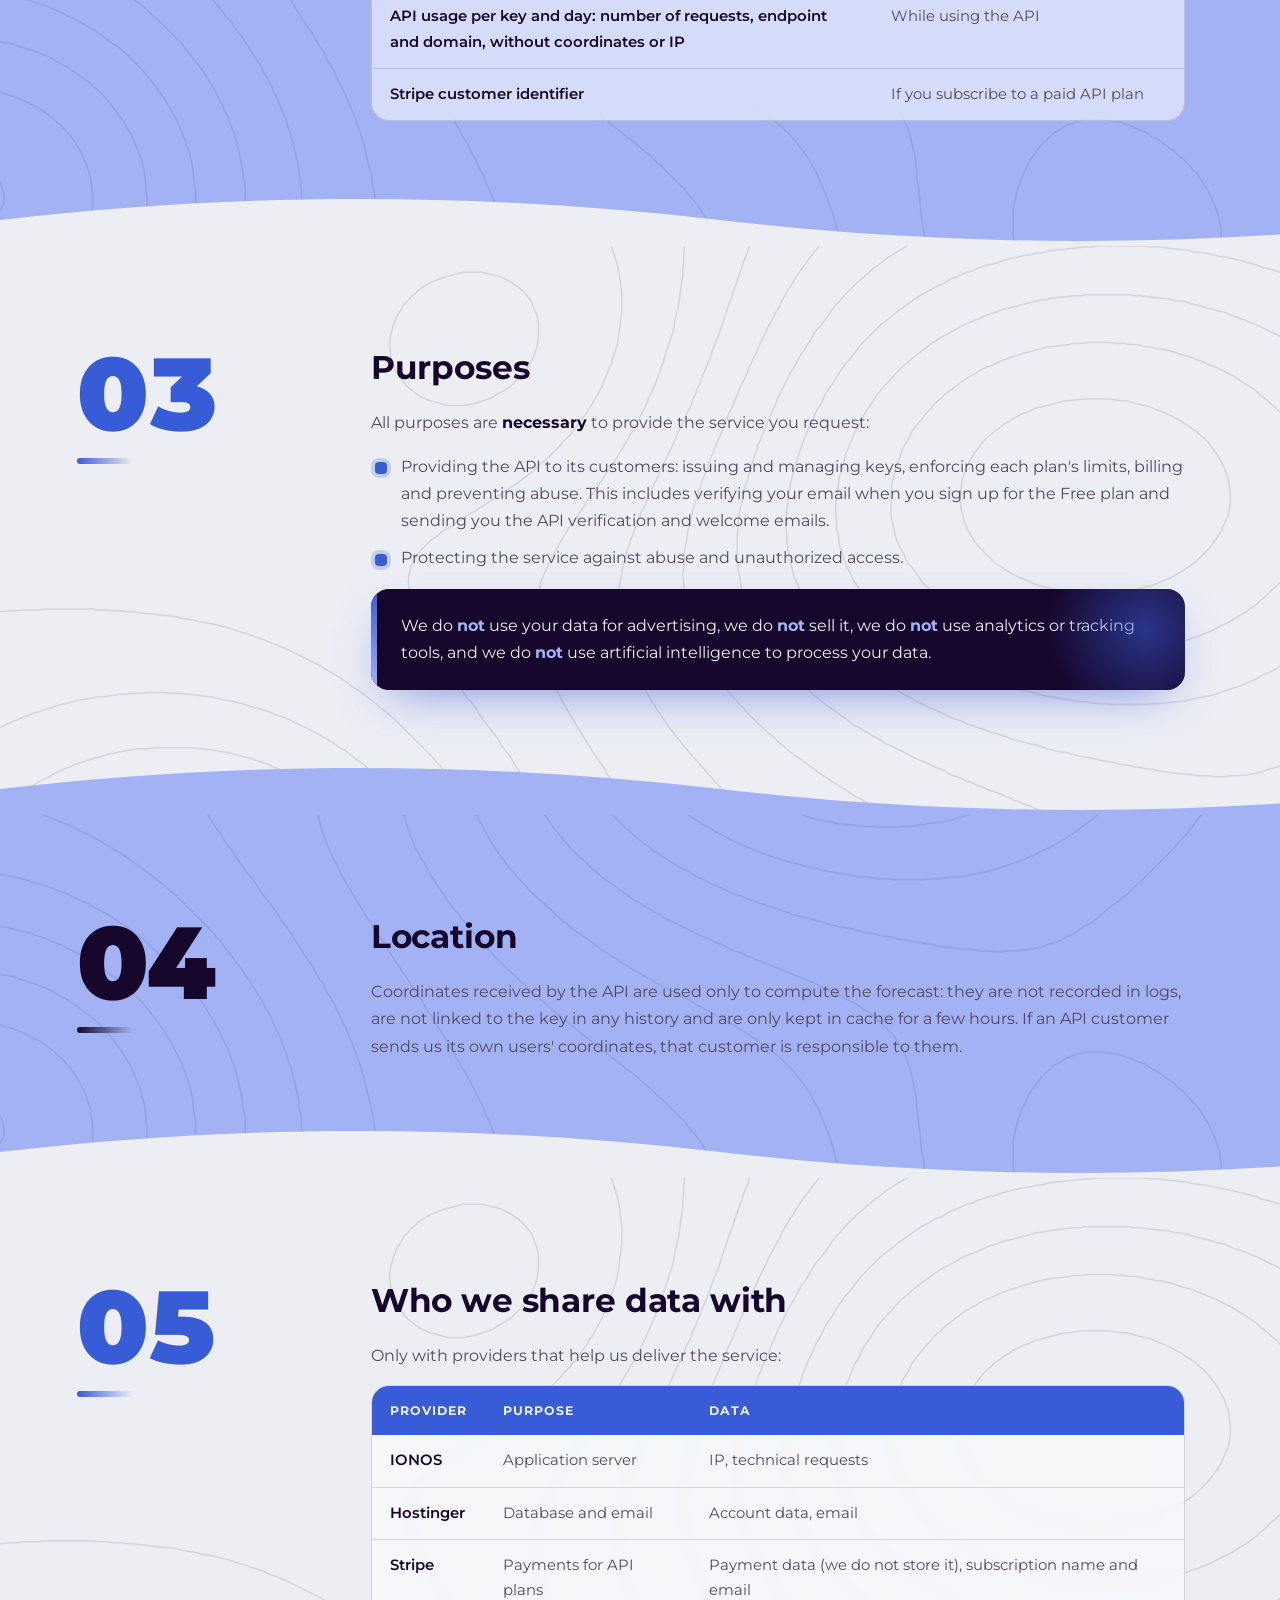
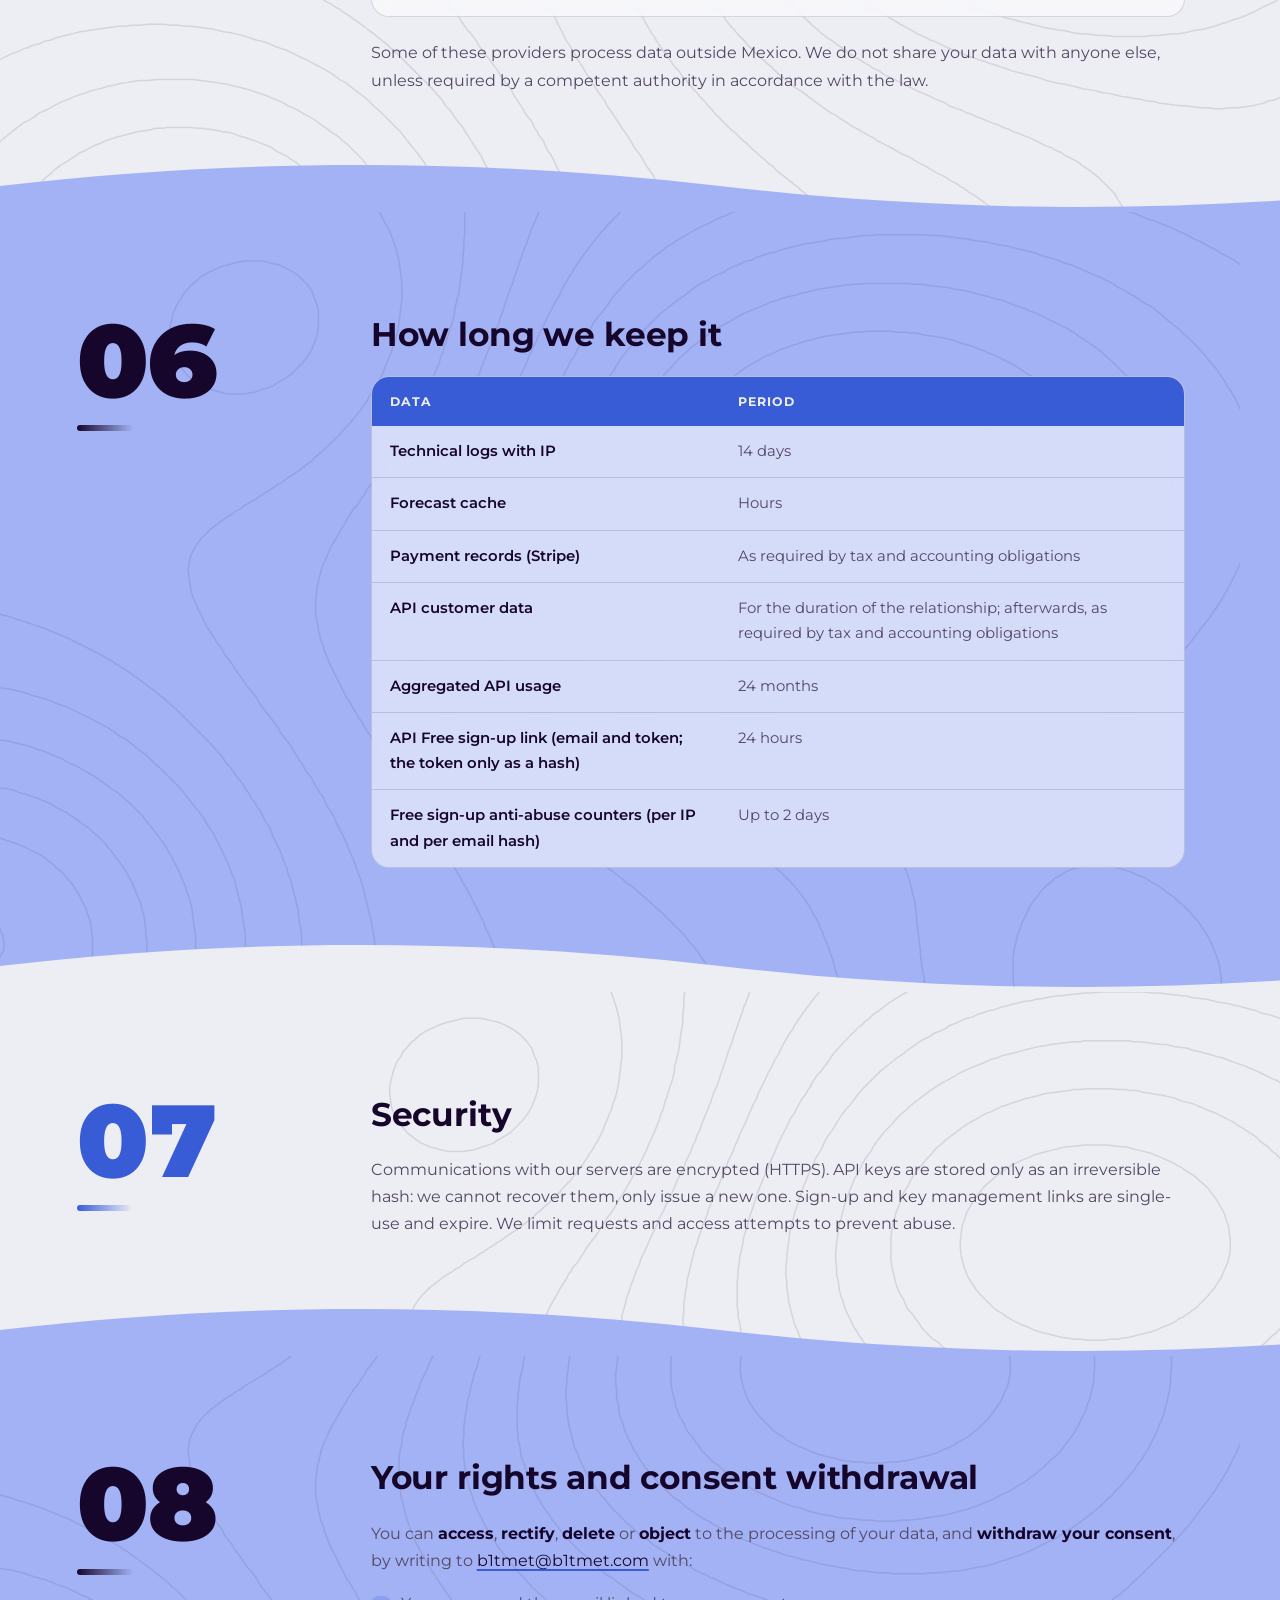
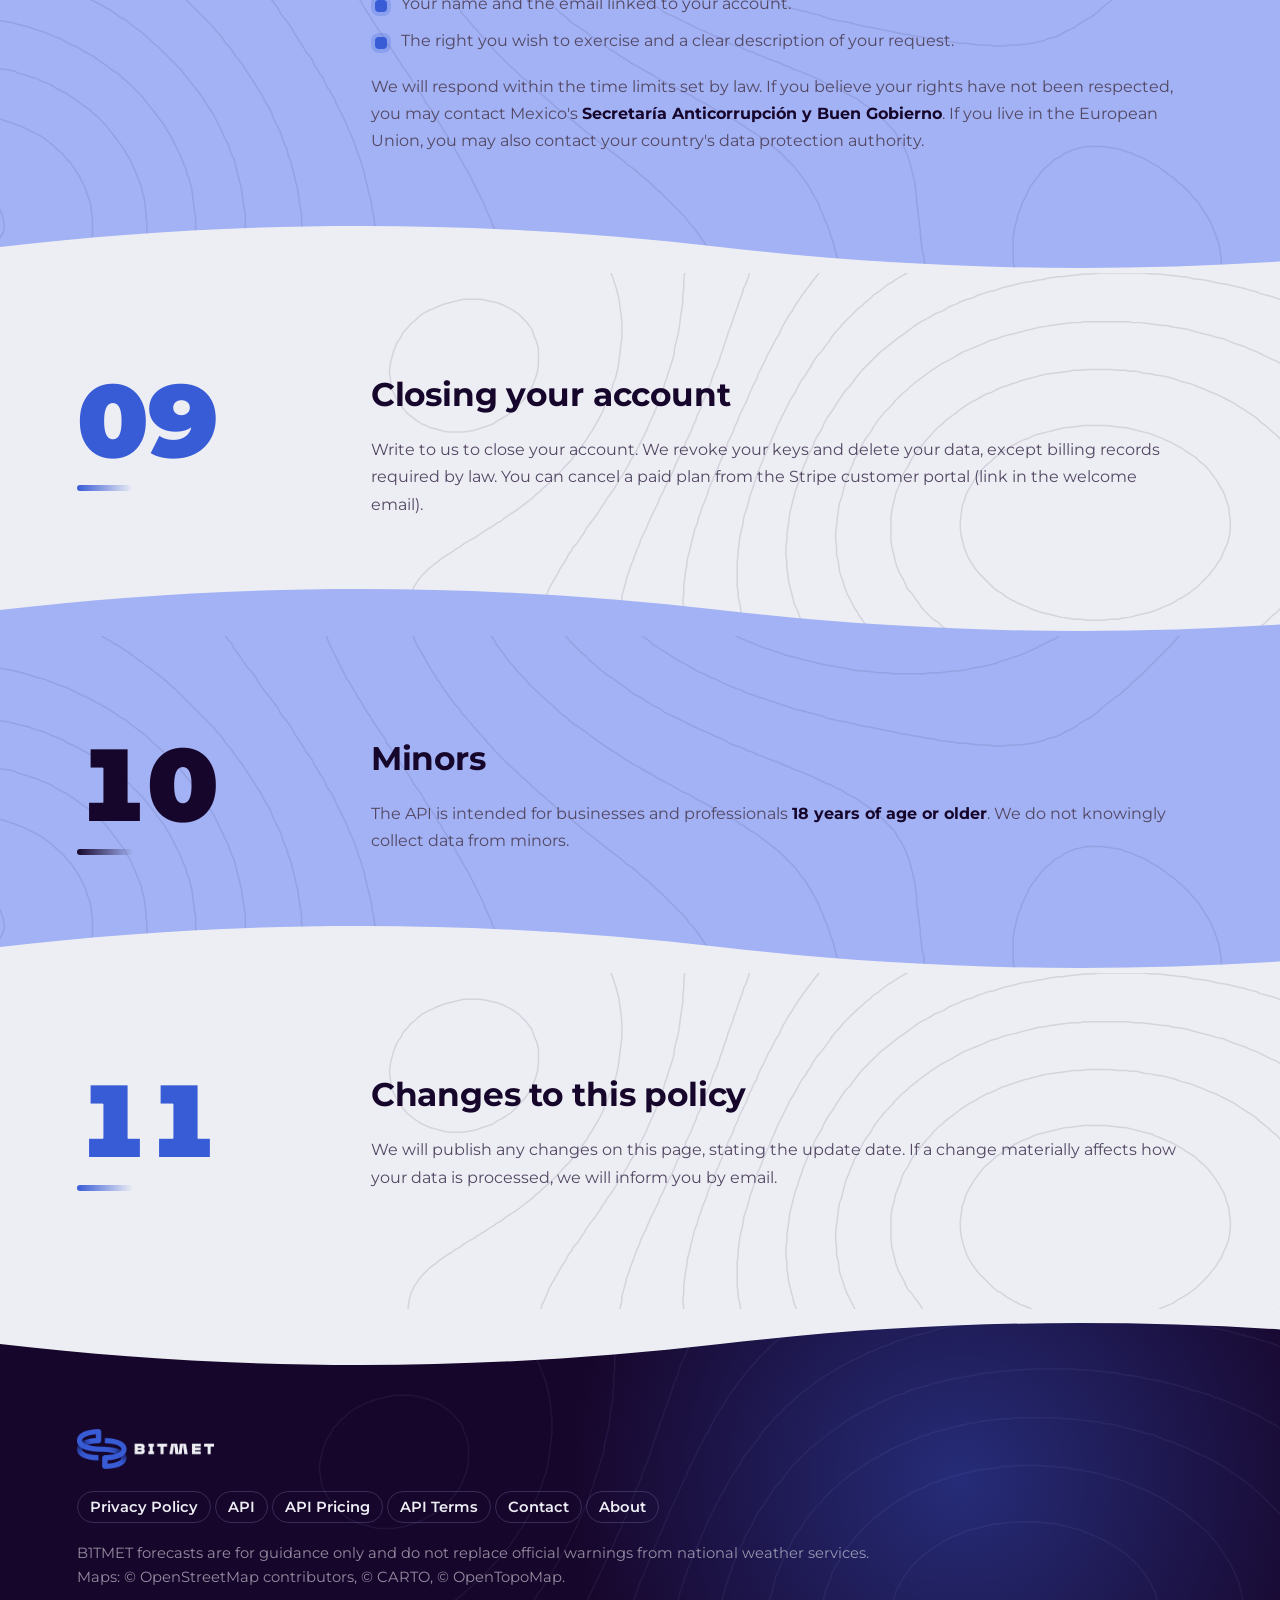
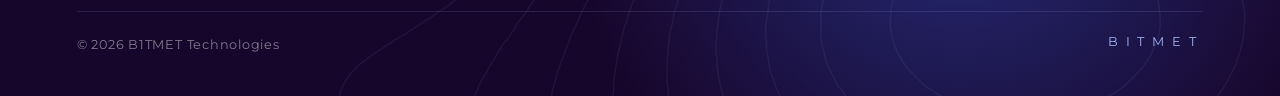
<file: legal/privacidad.html>
<!DOCTYPE html>
<html lang="es" data-lang="es">
  <head>
    <meta charset="utf-8" />
    <meta name="viewport" content="width=device-width, initial-scale=1" />
    <title>Aviso de privacidad de la API · API Privacy Policy — B1TMET</title>
    <meta name="description" content="Aviso de privacidad de la API de B1TMET / B1TMET API Privacy Policy" />
    <meta name="theme-color" content="#17062b" />
    <link rel="icon" href="../favicon.ico" sizes="any" />
    <link rel="preload" href="../assets/fonts/montserrat-400.woff2" as="font" type="font/woff2" crossorigin />
    <link rel="stylesheet" href="../assets/marca.css" />
    <script>
      (function () {
        var S = ["es", "en", "pt", "fr", "it", "nl"], l = null, d = document.documentElement;
        d.className += " js";
        var hr = new Date().getHours();
        d.setAttribute("data-tod", hr >= 5 && hr < 8 ? "dawn" : hr >= 8 && hr < 17 ? "day" : hr >= 17 && hr < 20 ? "dusk" : "night");
        try { var th = localStorage.getItem("b1t-theme"); if (th === "dark" || th === "light") d.setAttribute("data-theme", th); } catch (e) {}
        try { l = new URLSearchParams(location.search).get("lang"); } catch (e) {}
        if (S.indexOf(l) >= 0) { try { localStorage.setItem("b1t-lang", l); } catch (e) {} }
        else { try { l = localStorage.getItem("b1t-lang"); } catch (e) {} }
        if (S.indexOf(l) < 0) {
          l = "en";
          var list = navigator.languages || [navigator.language || "en"];
          for (var i = 0; i < list.length; i++) {
            var c = String(list[i] || "").slice(0, 2).toLowerCase();
            if (S.indexOf(c) >= 0) { l = c; break; }
          }
        }
        d.setAttribute("data-lang", l);
        d.lang = l;
      })();
    </script>
  </head>
  <body>
    <div class="progress" aria-hidden="true"></div>

    <header class="top">
      <a class="brand" href="../index.html"><img src="../assets/logo-h-light.png" alt="B1TMET" width="138" height="40" /><small>API</small></a>
      <nav class="top-nav" aria-label="API">
        <a href="../index.html"><span lang="es">Inicio</span><span lang="en">Overview</span><span lang="pt">Início</span><span lang="fr">Aperçu</span><span lang="it">Panoramica</span><span lang="nl">Overzicht</span></a>
        <a href="../docs.html"><span lang="es">Documentación</span><span lang="en">Documentation</span><span lang="pt">Documentação</span><span lang="fr">Documentation</span><span lang="it">Documentazione</span><span lang="nl">Documentatie</span></a>
        <a href="../precios.html"><span lang="es">Precios</span><span lang="en">Pricing</span><span lang="pt">Preços</span><span lang="fr">Tarifs</span><span lang="it">Prezzi</span><span lang="nl">Prijzen</span></a>
        <!-- <a href="../verificacion.html"><span lang="es">Verificación</span><span lang="en">Verification</span><span lang="pt">Verificação</span><span lang="fr">Vérification</span><span lang="it">Verifica</span><span lang="nl">Verificatie</span></a> -->
      </nav>
      <button class="theme" type="button" aria-label="Tema">
        <svg class="moon" viewBox="0 0 24 24" aria-hidden="true"><path d="M20 14.5A8.5 8.5 0 0 1 9.5 4a8.5 8.5 0 1 0 10.5 10.5z"/></svg>
        <svg class="sun" viewBox="0 0 24 24" aria-hidden="true"><circle cx="12" cy="12" r="4.2"/><path d="M12 2.5v2.2M12 19.3v2.2M4.6 4.6l1.6 1.6M17.8 17.8l1.6 1.6M2.5 12h2.2M19.3 12h2.2M4.6 19.4l1.6-1.6M17.8 6.2l1.6-1.6"/></svg>
      </button>
      <label class="langsel">
        <svg viewBox="0 0 24 24" aria-hidden="true"><circle cx="12" cy="12" r="9"/><path d="M3 12h18M12 3c2.5 2.7 3.8 5.7 3.8 9s-1.3 6.3-3.8 9c-2.5-2.7-3.8-5.7-3.8-9s1.3-6.3 3.8-9z"/></svg>
        <select id="langsel" aria-label="Idioma / Language">
          <option value="es">Español</option>
          <option value="en">English</option>
          <option value="pt">Português</option>
          <option value="fr">Français</option>
          <option value="it">Italiano</option>
          <option value="nl">Nederlands</option>
        </select>
      </label>
    </header>

    <section class="hero">
      <div class="hero-art" aria-hidden="true">
        <svg viewBox="0 0 1440 800" preserveAspectRatio="xMidYMid slice">
          <defs>
            <linearGradient id="gPlane" x1="0" y1="1" x2="1" y2="0">
              <stop offset="0" stop-color="#385BD6" stop-opacity=".95" />
              <stop offset="1" stop-color="#385BD6" stop-opacity=".55" />
            </linearGradient>
          </defs>
          <g class="rings r2"><circle cx="110" cy="40" r="60" fill="#385BD6" fill-opacity=".06" /><circle cx="110" cy="40" r="122" fill="#385BD6" fill-opacity=".06" /><circle cx="110" cy="40" r="184" fill="#385BD6" fill-opacity=".06" /><circle cx="110" cy="40" r="246" fill="#385BD6" fill-opacity=".06" /><circle cx="110" cy="40" r="308" fill="#385BD6" fill-opacity=".06" /><circle cx="110" cy="40" r="370" fill="#385BD6" fill-opacity=".06" /><circle cx="110" cy="40" r="432" fill="#385BD6" fill-opacity=".06" /><circle cx="110" cy="40" r="494" fill="#385BD6" fill-opacity=".06" /><circle cx="110" cy="40" r="556" fill="#385BD6" fill-opacity=".06" /><circle cx="110" cy="40" r="618" fill="#385BD6" fill-opacity=".06" /></g>
          <polygon class="plane" points="560,860 1500,120 1500,860" fill="url(#gPlane)" />
          <g class="rings r1"><circle cx="1270" cy="700" r="70" fill="#A2B2F4" fill-opacity=".07" /><circle cx="1270" cy="700" r="140" fill="#A2B2F4" fill-opacity=".07" /><circle cx="1270" cy="700" r="210" fill="#A2B2F4" fill-opacity=".07" /><circle cx="1270" cy="700" r="280" fill="#A2B2F4" fill-opacity=".07" /><circle cx="1270" cy="700" r="350" fill="#A2B2F4" fill-opacity=".07" /><circle cx="1270" cy="700" r="420" fill="#A2B2F4" fill-opacity=".07" /><circle cx="1270" cy="700" r="490" fill="#A2B2F4" fill-opacity=".07" /><circle cx="1270" cy="700" r="560" fill="#A2B2F4" fill-opacity=".07" /><circle cx="1270" cy="700" r="630" fill="#A2B2F4" fill-opacity=".07" /><circle cx="1270" cy="700" r="700" fill="#A2B2F4" fill-opacity=".07" /></g>
        </svg>
      </div>
      <svg class="ribbon" viewBox="0 0 660 320" aria-hidden="true">
        <defs>
          <linearGradient id="gRib" gradientUnits="userSpaceOnUse" x1="40" y1="0" x2="640" y2="0">
            <stop offset="0" stop-color="#385BD6" />
            <stop offset=".55" stop-color="#385BD6" stop-opacity=".75" />
            <stop offset="1" stop-color="#17062B" stop-opacity="0" />
          </linearGradient>
        </defs>
        <g>
          <path class="trail" d="M70 240 L180 120 L290 240 L400 120 L510 240 L620 120" stroke="url(#gRib)" stroke-width="58" opacity=".22" transform="translate(30 18)" />
          <path class="trail" d="M70 240 L180 120 L290 240 L400 120 L510 240 L620 120" stroke="url(#gRib)" stroke-width="58" opacity=".4" transform="translate(20 12)" />
          <path class="trail" d="M70 240 L180 120 L290 240 L400 120 L510 240 L620 120" stroke="url(#gRib)" stroke-width="58" opacity=".65" transform="translate(10 6)" />
          <path class="trail" d="M70 240 L180 120 L290 240 L400 120 L510 240 L620 120" stroke="url(#gRib)" stroke-width="58" />
        </g>
      </svg>
      <canvas class="wind" aria-hidden="true"></canvas>
      <div class="hero-in">
        <p class="eyebrow">B1TMET API</p>
        <h1 lang="es">Aviso de privacidad de la API</h1>
        <h1 lang="en">API Privacy Policy</h1>
        <h1 lang="pt">Aviso de privacidade da API</h1>
        <h1 lang="fr">Politique de confidentialité de l'API</h1>
        <h1 lang="it">Informativa sulla privacy dell'API</h1>
        <h1 lang="nl">Privacybeleid van de API</h1>
        <p class="date" lang="es">Última actualización: 9 de noviembre de 2026</p>
        <p class="date" lang="en">Last updated: November 9, 2026</p>
        <p class="date" lang="pt">Última atualização: 9 de novembro de 2026</p>
        <p class="date" lang="fr">Dernière mise à jour : 9 novembre 2026</p>
        <p class="date" lang="it">Ultimo aggiornamento: 9 novembre 2026</p>
        <p class="date" lang="nl">Laatst bijgewerkt: 9 november 2026</p>
        <ul class="chips" lang="es"><li>Sin publicidad</li><li>No vendemos tus datos</li><li>Sin analítica ni seguimiento</li></ul>
        <ul class="chips" lang="en"><li>No ads</li><li>We don't sell your data</li><li>No analytics or tracking</li></ul>
        <ul class="chips" lang="pt"><li>Sem publicidade</li><li>Não vendemos seus dados</li><li>Sem análise nem rastreamento</li></ul>
        <ul class="chips" lang="fr"><li>Sans publicité</li><li>Nous ne vendons pas vos données</li><li>Sans analyse ni pistage</li></ul>
        <ul class="chips" lang="it"><li>Nessuna pubblicità</li><li>Non vendiamo i tuoi dati</li><li>Nessuna analisi né tracciamento</li></ul>
        <ul class="chips" lang="nl"><li>Geen advertenties</li><li>We verkopen je gegevens niet</li><li>Geen analyse of tracking</li></ul>
      </div>
      <div class="edge back" aria-hidden="true"></div>
      <div class="edge" aria-hidden="true"></div>
    </section>

    <nav class="toc-m" aria-label="Índice">
      <details lang="es">
        <summary>En esta página</summary>
        <ol>
          <li><a href="#es-s1"><b>01</b>Responsable</a></li>
          <li><a href="#es-s2"><b>02</b>Datos personales que tratamos</a></li>
          <li><a href="#es-s3"><b>03</b>Finalidades</a></li>
          <li><a href="#es-s4"><b>04</b>Ubicación</a></li>
          <li><a href="#es-s5"><b>05</b>Con quién compartimos datos</a></li>
          <li><a href="#es-s6"><b>06</b>Cuánto tiempo los conservamos</a></li>
          <li><a href="#es-s7"><b>07</b>Seguridad</a></li>
          <li><a href="#es-s8"><b>08</b>Tus derechos (ARCO) y revocación</a></li>
          <li><a href="#es-s9"><b>09</b>Darte de baja</a></li>
          <li><a href="#es-s10"><b>10</b>Menores de edad</a></li>
          <li><a href="#es-s11"><b>11</b>Cambios a este aviso</a></li>
        </ol>
      </details>
      <details lang="en">
        <summary>On this page</summary>
        <ol>
          <li><a href="#en-s1"><b>01</b>Data controller</a></li>
          <li><a href="#en-s2"><b>02</b>Personal data we process</a></li>
          <li><a href="#en-s3"><b>03</b>Purposes</a></li>
          <li><a href="#en-s4"><b>04</b>Location</a></li>
          <li><a href="#en-s5"><b>05</b>Who we share data with</a></li>
          <li><a href="#en-s6"><b>06</b>How long we keep it</a></li>
          <li><a href="#en-s7"><b>07</b>Security</a></li>
          <li><a href="#en-s8"><b>08</b>Your rights and consent withdrawal</a></li>
          <li><a href="#en-s9"><b>09</b>Closing your account</a></li>
          <li><a href="#en-s10"><b>10</b>Minors</a></li>
          <li><a href="#en-s11"><b>11</b>Changes to this policy</a></li>
        </ol>
      </details>
      <details lang="pt">
        <summary>Nesta página</summary>
        <ol>
          <li><a href="#pt-s1"><b>01</b>Responsável</a></li>
          <li><a href="#pt-s2"><b>02</b>Dados pessoais que tratamos</a></li>
          <li><a href="#pt-s3"><b>03</b>Finalidades</a></li>
          <li><a href="#pt-s4"><b>04</b>Localização</a></li>
          <li><a href="#pt-s5"><b>05</b>Com quem compartilhamos dados</a></li>
          <li><a href="#pt-s6"><b>06</b>Por quanto tempo os guardamos</a></li>
          <li><a href="#pt-s7"><b>07</b>Segurança</a></li>
          <li><a href="#pt-s8"><b>08</b>Seus direitos e revogação do consentimento</a></li>
          <li><a href="#pt-s9"><b>09</b>Cancelar sua conta</a></li>
          <li><a href="#pt-s10"><b>10</b>Menores de idade</a></li>
          <li><a href="#pt-s11"><b>11</b>Alterações neste aviso</a></li>
        </ol>
      </details>
      <details lang="fr">
        <summary>Sur cette page</summary>
        <ol>
          <li><a href="#fr-s1"><b>01</b>Responsable du traitement</a></li>
          <li><a href="#fr-s2"><b>02</b>Données personnelles que nous traitons</a></li>
          <li><a href="#fr-s3"><b>03</b>Finalités</a></li>
          <li><a href="#fr-s4"><b>04</b>Localisation</a></li>
          <li><a href="#fr-s5"><b>05</b>Avec qui nous partageons des données</a></li>
          <li><a href="#fr-s6"><b>06</b>Durée de conservation</a></li>
          <li><a href="#fr-s7"><b>07</b>Sécurité</a></li>
          <li><a href="#fr-s8"><b>08</b>Vos droits et retrait du consentement</a></li>
          <li><a href="#fr-s9"><b>09</b>Résilier votre compte</a></li>
          <li><a href="#fr-s10"><b>10</b>Mineurs</a></li>
          <li><a href="#fr-s11"><b>11</b>Modifications de cette politique</a></li>
        </ol>
      </details>
      <details lang="it">
        <summary>In questa pagina</summary>
        <ol>
          <li><a href="#it-s1"><b>01</b>Titolare del trattamento</a></li>
          <li><a href="#it-s2"><b>02</b>Dati personali che trattiamo</a></li>
          <li><a href="#it-s3"><b>03</b>Finalità</a></li>
          <li><a href="#it-s4"><b>04</b>Posizione</a></li>
          <li><a href="#it-s5"><b>05</b>Con chi condividiamo i dati</a></li>
          <li><a href="#it-s6"><b>06</b>Per quanto tempo li conserviamo</a></li>
          <li><a href="#it-s7"><b>07</b>Sicurezza</a></li>
          <li><a href="#it-s8"><b>08</b>I tuoi diritti e la revoca del consenso</a></li>
          <li><a href="#it-s9"><b>09</b>Chiudere il tuo account</a></li>
          <li><a href="#it-s10"><b>10</b>Minori</a></li>
          <li><a href="#it-s11"><b>11</b>Modifiche alla presente informativa</a></li>
        </ol>
      </details>
      <details lang="nl">
        <summary>Op deze pagina</summary>
        <ol>
          <li><a href="#nl-s1"><b>01</b>Verwerkingsverantwoordelijke</a></li>
          <li><a href="#nl-s2"><b>02</b>Persoonsgegevens die we verwerken</a></li>
          <li><a href="#nl-s3"><b>03</b>Doeleinden</a></li>
          <li><a href="#nl-s4"><b>04</b>Locatie</a></li>
          <li><a href="#nl-s5"><b>05</b>Met wie we gegevens delen</a></li>
          <li><a href="#nl-s6"><b>06</b>Hoe lang we ze bewaren</a></li>
          <li><a href="#nl-s7"><b>07</b>Beveiliging</a></li>
          <li><a href="#nl-s8"><b>08</b>Je rechten en intrekking van toestemming</a></li>
          <li><a href="#nl-s9"><b>09</b>Je account opzeggen</a></li>
          <li><a href="#nl-s10"><b>10</b>Minderjarigen</a></li>
          <li><a href="#nl-s11"><b>11</b>Wijzigingen in dit beleid</a></li>
        </ol>
      </details>
    </nav>
    <ol class="rail" lang="es" aria-label="En esta página">
      <li><a href="#es-s1">01<span>Responsable</span></a></li>
      <li><a href="#es-s2">02<span>Datos personales que tratamos</span></a></li>
      <li><a href="#es-s3">03<span>Finalidades</span></a></li>
      <li><a href="#es-s4">04<span>Ubicación</span></a></li>
      <li><a href="#es-s5">05<span>Con quién compartimos datos</span></a></li>
      <li><a href="#es-s6">06<span>Cuánto tiempo los conservamos</span></a></li>
      <li><a href="#es-s7">07<span>Seguridad</span></a></li>
      <li><a href="#es-s8">08<span>Tus derechos (ARCO) y revocación</span></a></li>
      <li><a href="#es-s9">09<span>Darte de baja</span></a></li>
      <li><a href="#es-s10">10<span>Menores de edad</span></a></li>
      <li><a href="#es-s11">11<span>Cambios a este aviso</span></a></li>
    </ol>
    <ol class="rail" lang="en" aria-label="On this page">
      <li><a href="#en-s1">01<span>Data controller</span></a></li>
      <li><a href="#en-s2">02<span>Personal data we process</span></a></li>
      <li><a href="#en-s3">03<span>Purposes</span></a></li>
      <li><a href="#en-s4">04<span>Location</span></a></li>
      <li><a href="#en-s5">05<span>Who we share data with</span></a></li>
      <li><a href="#en-s6">06<span>How long we keep it</span></a></li>
      <li><a href="#en-s7">07<span>Security</span></a></li>
      <li><a href="#en-s8">08<span>Your rights and consent withdrawal</span></a></li>
      <li><a href="#en-s9">09<span>Closing your account</span></a></li>
      <li><a href="#en-s10">10<span>Minors</span></a></li>
      <li><a href="#en-s11">11<span>Changes to this policy</span></a></li>
    </ol>
    <ol class="rail" lang="pt" aria-label="Nesta página">
      <li><a href="#pt-s1">01<span>Responsável</span></a></li>
      <li><a href="#pt-s2">02<span>Dados pessoais que tratamos</span></a></li>
      <li><a href="#pt-s3">03<span>Finalidades</span></a></li>
      <li><a href="#pt-s4">04<span>Localização</span></a></li>
      <li><a href="#pt-s5">05<span>Com quem compartilhamos dados</span></a></li>
      <li><a href="#pt-s6">06<span>Por quanto tempo os guardamos</span></a></li>
      <li><a href="#pt-s7">07<span>Segurança</span></a></li>
      <li><a href="#pt-s8">08<span>Seus direitos e revogação do consentimento</span></a></li>
      <li><a href="#pt-s9">09<span>Cancelar sua conta</span></a></li>
      <li><a href="#pt-s10">10<span>Menores de idade</span></a></li>
      <li><a href="#pt-s11">11<span>Alterações neste aviso</span></a></li>
    </ol>
    <ol class="rail" lang="fr" aria-label="Sur cette page">
      <li><a href="#fr-s1">01<span>Responsable du traitement</span></a></li>
      <li><a href="#fr-s2">02<span>Données personnelles que nous traitons</span></a></li>
      <li><a href="#fr-s3">03<span>Finalités</span></a></li>
      <li><a href="#fr-s4">04<span>Localisation</span></a></li>
      <li><a href="#fr-s5">05<span>Avec qui nous partageons des données</span></a></li>
      <li><a href="#fr-s6">06<span>Durée de conservation</span></a></li>
      <li><a href="#fr-s7">07<span>Sécurité</span></a></li>
      <li><a href="#fr-s8">08<span>Vos droits et retrait du consentement</span></a></li>
      <li><a href="#fr-s9">09<span>Résilier votre compte</span></a></li>
      <li><a href="#fr-s10">10<span>Mineurs</span></a></li>
      <li><a href="#fr-s11">11<span>Modifications de cette politique</span></a></li>
    </ol>
    <ol class="rail" lang="it" aria-label="In questa pagina">
      <li><a href="#it-s1">01<span>Titolare del trattamento</span></a></li>
      <li><a href="#it-s2">02<span>Dati personali che trattiamo</span></a></li>
      <li><a href="#it-s3">03<span>Finalità</span></a></li>
      <li><a href="#it-s4">04<span>Posizione</span></a></li>
      <li><a href="#it-s5">05<span>Con chi condividiamo i dati</span></a></li>
      <li><a href="#it-s6">06<span>Per quanto tempo li conserviamo</span></a></li>
      <li><a href="#it-s7">07<span>Sicurezza</span></a></li>
      <li><a href="#it-s8">08<span>I tuoi diritti e la revoca del consenso</span></a></li>
      <li><a href="#it-s9">09<span>Chiudere il tuo account</span></a></li>
      <li><a href="#it-s10">10<span>Minori</span></a></li>
      <li><a href="#it-s11">11<span>Modifiche alla presente informativa</span></a></li>
    </ol>
    <ol class="rail" lang="nl" aria-label="Op deze pagina">
      <li><a href="#nl-s1">01<span>Verwerkingsverantwoordelijke</span></a></li>
      <li><a href="#nl-s2">02<span>Persoonsgegevens die we verwerken</span></a></li>
      <li><a href="#nl-s3">03<span>Doeleinden</span></a></li>
      <li><a href="#nl-s4">04<span>Locatie</span></a></li>
      <li><a href="#nl-s5">05<span>Met wie we gegevens delen</span></a></li>
      <li><a href="#nl-s6">06<span>Hoe lang we ze bewaren</span></a></li>
      <li><a href="#nl-s7">07<span>Beveiliging</span></a></li>
      <li><a href="#nl-s8">08<span>Je rechten en intrekking van toestemming</span></a></li>
      <li><a href="#nl-s9">09<span>Je account opzeggen</span></a></li>
      <li><a href="#nl-s10">10<span>Minderjarigen</span></a></li>
      <li><a href="#nl-s11">11<span>Wijzigingen in dit beleid</span></a></li>
    </ol>

    <main class="doc">
      <!-- ======================= ES ======================= -->
      <article lang="es">
        <section class="sec" id="es-s1">
          <div class="sec-in">
            <div class="sec-n rv" aria-hidden="true">01</div>
            <div class="sec-b rv">
              <h2><span class="vh">1. </span>Responsable</h2>
              <p><strong>B1TMET Technologies</strong>, con domicilio en Copilco 300, Edificio 1, Depto. 104, Col. Copilco Universidad, Alcaldía Coyoacán, C.P. 04360, Ciudad de México, México, es responsable del tratamiento de los datos personales que se recaban a través de la API de pronóstico de B1TMET (la «API») y de sus páginas de alta y gestión de claves.</p>
                      <p>Contacto para privacidad: <a href="mailto:b1tmet@b1tmet.com">b1tmet@b1tmet.com</a></p>
            </div>
          </div>
        </section>
        <section class="sec" id="es-s2">
          <div class="sec-in">
            <div class="sec-n rv" aria-hidden="true">02</div>
            <div class="sec-b rv">
              <h2><span class="vh">2. </span>Datos personales que tratamos</h2>
              <p>No tratamos datos personales sensibles.</p>
                      <div class="tbl"><table><tr><th>Dato</th><th>Cuándo se obtiene</th></tr><tr><td>Dirección IP</td><td>En cada conexión con nuestros servidores</td></tr><tr><td>Clientes de la API: nombre o razón social, correo de contacto y plan</td><td>Al solicitar una clave o contratar un plan</td></tr><tr><td>Clave de API (solo guardamos un hash irreversible y un prefijo visible)</td><td>Al emitir la clave</td></tr><tr><td>Uso de la API por clave y día: número de peticiones, endpoint y dominio, sin coordenadas ni IP</td><td>Al usar la API</td></tr><tr><td>Identificador de cliente de Stripe</td><td>Si contratas un plan de pago de la API</td></tr></table></div>
            </div>
          </div>
        </section>
        <section class="sec" id="es-s3">
          <div class="sec-in">
            <div class="sec-n rv" aria-hidden="true">03</div>
            <div class="sec-b rv">
              <h2><span class="vh">3. </span>Finalidades</h2>
              <p>Todas las finalidades son <strong>necesarias</strong> para prestar el servicio que solicitas:</p>
                      <ul><li>Prestar la API a sus clientes: emitir y gestionar claves, aplicar los límites de cada plan, facturar y prevenir abusos. Esto incluye verificar tu correo en el alta del plan Free y enviarte los correos de verificación y de bienvenida de la API.</li><li>Proteger el servicio frente a abusos y accesos no autorizados.</li></ul>
                      <div class="note"><strong>No</strong> usamos tus datos para publicidad, <strong>no</strong> los vendemos, <strong>no</strong> usamos herramientas de analítica ni de seguimiento, y <strong>no</strong> usamos inteligencia artificial para tratar tus datos.</div>
            </div>
          </div>
        </section>
        <section class="sec" id="es-s4">
          <div class="sec-in">
            <div class="sec-n rv" aria-hidden="true">04</div>
            <div class="sec-b rv">
              <h2><span class="vh">4. </span>Ubicación</h2>
                      <p>Las coordenadas que recibe la API se usan solo para calcular el pronóstico: no se registran en los logs, no se asocian a la clave en ningún historial y solo se conservan unas horas en caché. Si un cliente de la API nos envía coordenadas de sus propios usuarios, es ese cliente quien responde ante ellos.</p>
            </div>
          </div>
        </section>
        <section class="sec" id="es-s5">
          <div class="sec-in">
            <div class="sec-n rv" aria-hidden="true">05</div>
            <div class="sec-b rv">
              <h2><span class="vh">5. </span>Con quién compartimos datos</h2>
              <p>Solo con proveedores que nos ayudan a prestar el servicio:</p>
                      <div class="tbl"><table><tr><th>Proveedor</th><th>Para qué</th><th>Datos</th></tr><tr><td>IONOS</td><td>Servidor de la aplicación</td><td>IP, peticiones técnicas</td></tr><tr><td>Hostinger</td><td>Base de datos y correo electrónico</td><td>Datos de cuenta, correo</td></tr><tr><td>Stripe</td><td>Pagos de los planes de la API</td><td>Datos de pago (no los almacenamos), nombre y correo de la suscripción</td></tr></table></div>
                      <p>Algunos de estos proveedores procesan datos fuera de México. No compartimos tus datos con nadie más, salvo que una autoridad competente lo requiera conforme a la ley.</p>
            </div>
          </div>
        </section>
        <section class="sec" id="es-s6">
          <div class="sec-in">
            <div class="sec-n rv" aria-hidden="true">06</div>
            <div class="sec-b rv">
              <h2><span class="vh">6. </span>Cuánto tiempo los conservamos</h2>
              <div class="tbl"><table><tr><th>Dato</th><th>Plazo</th></tr><tr><td>Registros técnicos con IP</td><td>14 días</td></tr><tr><td>Caché de pronósticos</td><td>Horas</td></tr><tr><td>Registros de pago (Stripe)</td><td>Lo que exijan las obligaciones fiscales y contables</td></tr><tr><td>Datos de clientes de la API</td><td>Mientras dure la relación; después, lo que exijan las obligaciones fiscales y contables</td></tr><tr><td>Uso agregado de la API</td><td>24 meses</td></tr><tr><td>Enlace del alta Free de la API (correo y token; el token solo como hash)</td><td>24 horas</td></tr><tr><td>Contadores antiabuso del alta Free (por IP y por hash del correo)</td><td>Hasta 2 días</td></tr></table></div>
            </div>
          </div>
        </section>
        <section class="sec" id="es-s7">
          <div class="sec-in">
            <div class="sec-n rv" aria-hidden="true">07</div>
            <div class="sec-b rv">
              <h2><span class="vh">7. </span>Seguridad</h2>
              <p>Las comunicaciones con nuestros servidores van cifradas (HTTPS). Las claves de API se guardan solo como hash irreversible: no podemos recuperarlas, solo emitir una nueva. Los enlaces de alta y de gestión de claves son de un solo uso y caducan. Limitamos las peticiones y los intentos de acceso para prevenir abusos.</p>
            </div>
          </div>
        </section>
        <section class="sec" id="es-s8">
          <div class="sec-in">
            <div class="sec-n rv" aria-hidden="true">08</div>
            <div class="sec-b rv">
              <h2><span class="vh">8. </span>Tus derechos (ARCO) y revocación</h2>
              <p>Puedes <strong>acceder</strong> a tus datos, <strong>rectificarlos</strong>, <strong>cancelarlos</strong> u <strong>oponerte</strong> a su tratamiento, así como <strong>revocar tu consentimiento</strong>, escribiendo a <a href="mailto:b1tmet@b1tmet.com">b1tmet@b1tmet.com</a> con:</p>
                      <ul><li>Tu nombre y el correo asociado a tu cuenta.</li><li>El derecho que deseas ejercer y una descripción clara de tu solicitud.</li></ul>
                      <p>Responderemos en los plazos que establece la ley. Si consideras que tus derechos no han sido atendidos, puedes acudir a la <strong>Secretaría Anticorrupción y Buen Gobierno</strong>. Si resides en la Unión Europea, también puedes dirigirte a la autoridad de protección de datos de tu país.</p>
            </div>
          </div>
        </section>
        <section class="sec" id="es-s9">
          <div class="sec-in">
            <div class="sec-n rv" aria-hidden="true">09</div>
            <div class="sec-b rv">
              <h2><span class="vh">9. </span>Darte de baja</h2>
              <p>Escríbenos para darte de baja. Revocamos tus claves y borramos tus datos, salvo los registros de facturación que exija la ley. Puedes cancelar un plan de pago desde el portal de cliente de Stripe (enlace en el correo de bienvenida).</p>
            </div>
          </div>
        </section>
        <section class="sec" id="es-s10">
          <div class="sec-in">
            <div class="sec-n rv" aria-hidden="true">10</div>
            <div class="sec-b rv">
              <h2><span class="vh">10. </span>Menores de edad</h2>
              <p>La API está dirigida a empresas y profesionales <strong>mayores de 18 años</strong>. No recabamos conscientemente datos de menores.</p>
            </div>
          </div>
        </section>
        <section class="sec" id="es-s11">
          <div class="sec-in">
            <div class="sec-n rv" aria-hidden="true">11</div>
            <div class="sec-b rv">
              <h2><span class="vh">11. </span>Cambios a este aviso</h2>
              <p>Publicaremos cualquier cambio en esta página, indicando la fecha de actualización. Si un cambio afecta de forma relevante al tratamiento de tus datos, te lo informaremos por correo electrónico.</p>
            </div>
          </div>
        </section>
      </article>

      <!-- ======================= EN ======================= -->
      <article lang="en">
        <section class="sec" id="en-s1">
          <div class="sec-in">
            <div class="sec-n rv" aria-hidden="true">01</div>
            <div class="sec-b rv">
              <h2><span class="vh">1. </span>Data controller</h2>
              <p><strong>B1TMET Technologies</strong>, located at Copilco 300, Edificio 1, Depto. 104, Col. Copilco Universidad, Alcaldía Coyoacán, C.P. 04360, Ciudad de México, México, is responsible for the processing of personal data collected through the B1TMET forecast API (the "API") and its sign-up and key management pages.</p>
                      <p>Privacy contact: <a href="mailto:b1tmet@b1tmet.com">b1tmet@b1tmet.com</a></p>
            </div>
          </div>
        </section>
        <section class="sec" id="en-s2">
          <div class="sec-in">
            <div class="sec-n rv" aria-hidden="true">02</div>
            <div class="sec-b rv">
              <h2><span class="vh">2. </span>Personal data we process</h2>
              <p>We do not process sensitive personal data.</p>
                      <div class="tbl"><table><tr><th>Data</th><th>When it is collected</th></tr><tr><td>IP address</td><td>On every connection to our servers</td></tr><tr><td>API customers: name or company name, contact email and plan</td><td>When you request a key or subscribe to a plan</td></tr><tr><td>API key (we only store an irreversible hash and a visible prefix)</td><td>When the key is issued</td></tr><tr><td>API usage per key and day: number of requests, endpoint and domain, without coordinates or IP</td><td>While using the API</td></tr><tr><td>Stripe customer identifier</td><td>If you subscribe to a paid API plan</td></tr></table></div>
            </div>
          </div>
        </section>
        <section class="sec" id="en-s3">
          <div class="sec-in">
            <div class="sec-n rv" aria-hidden="true">03</div>
            <div class="sec-b rv">
              <h2><span class="vh">3. </span>Purposes</h2>
              <p>All purposes are <strong>necessary</strong> to provide the service you request:</p>
                      <ul><li>Providing the API to its customers: issuing and managing keys, enforcing each plan's limits, billing and preventing abuse. This includes verifying your email when you sign up for the Free plan and sending you the API verification and welcome emails.</li><li>Protecting the service against abuse and unauthorized access.</li></ul>
                      <div class="note">We do <strong>not</strong> use your data for advertising, we do <strong>not</strong> sell it, we do <strong>not</strong> use analytics or tracking tools, and we do <strong>not</strong> use artificial intelligence to process your data.</div>
            </div>
          </div>
        </section>
        <section class="sec" id="en-s4">
          <div class="sec-in">
            <div class="sec-n rv" aria-hidden="true">04</div>
            <div class="sec-b rv">
              <h2><span class="vh">4. </span>Location</h2>
                      <p>Coordinates received by the API are used only to compute the forecast: they are not recorded in logs, are not linked to the key in any history and are only kept in cache for a few hours. If an API customer sends us its own users' coordinates, that customer is responsible to them.</p>
            </div>
          </div>
        </section>
        <section class="sec" id="en-s5">
          <div class="sec-in">
            <div class="sec-n rv" aria-hidden="true">05</div>
            <div class="sec-b rv">
              <h2><span class="vh">5. </span>Who we share data with</h2>
              <p>Only with providers that help us deliver the service:</p>
                      <div class="tbl"><table><tr><th>Provider</th><th>Purpose</th><th>Data</th></tr><tr><td>IONOS</td><td>Application server</td><td>IP, technical requests</td></tr><tr><td>Hostinger</td><td>Database and email</td><td>Account data, email</td></tr><tr><td>Stripe</td><td>Payments for API plans</td><td>Payment data (we do not store it), subscription name and email</td></tr></table></div>
                      <p>Some of these providers process data outside Mexico. We do not share your data with anyone else, unless required by a competent authority in accordance with the law.</p>
            </div>
          </div>
        </section>
        <section class="sec" id="en-s6">
          <div class="sec-in">
            <div class="sec-n rv" aria-hidden="true">06</div>
            <div class="sec-b rv">
              <h2><span class="vh">6. </span>How long we keep it</h2>
              <div class="tbl"><table><tr><th>Data</th><th>Period</th></tr><tr><td>Technical logs with IP</td><td>14 days</td></tr><tr><td>Forecast cache</td><td>Hours</td></tr><tr><td>Payment records (Stripe)</td><td>As required by tax and accounting obligations</td></tr><tr><td>API customer data</td><td>For the duration of the relationship; afterwards, as required by tax and accounting obligations</td></tr><tr><td>Aggregated API usage</td><td>24 months</td></tr><tr><td>API Free sign-up link (email and token; the token only as a hash)</td><td>24 hours</td></tr><tr><td>Free sign-up anti-abuse counters (per IP and per email hash)</td><td>Up to 2 days</td></tr></table></div>
            </div>
          </div>
        </section>
        <section class="sec" id="en-s7">
          <div class="sec-in">
            <div class="sec-n rv" aria-hidden="true">07</div>
            <div class="sec-b rv">
              <h2><span class="vh">7. </span>Security</h2>
              <p>Communications with our servers are encrypted (HTTPS). API keys are stored only as an irreversible hash: we cannot recover them, only issue a new one. Sign-up and key management links are single-use and expire. We limit requests and access attempts to prevent abuse.</p>
            </div>
          </div>
        </section>
        <section class="sec" id="en-s8">
          <div class="sec-in">
            <div class="sec-n rv" aria-hidden="true">08</div>
            <div class="sec-b rv">
              <h2><span class="vh">8. </span>Your rights and consent withdrawal</h2>
              <p>You can <strong>access</strong>, <strong>rectify</strong>, <strong>delete</strong> or <strong>object</strong> to the processing of your data, and <strong>withdraw your consent</strong>, by writing to <a href="mailto:b1tmet@b1tmet.com">b1tmet@b1tmet.com</a> with:</p>
                      <ul><li>Your name and the email linked to your account.</li><li>The right you wish to exercise and a clear description of your request.</li></ul>
                      <p>We will respond within the time limits set by law. If you believe your rights have not been respected, you may contact Mexico's <strong>Secretaría Anticorrupción y Buen Gobierno</strong>. If you live in the European Union, you may also contact your country's data protection authority.</p>
            </div>
          </div>
        </section>
        <section class="sec" id="en-s9">
          <div class="sec-in">
            <div class="sec-n rv" aria-hidden="true">09</div>
            <div class="sec-b rv">
              <h2><span class="vh">9. </span>Closing your account</h2>
              <p>Write to us to close your account. We revoke your keys and delete your data, except billing records required by law. You can cancel a paid plan from the Stripe customer portal (link in the welcome email).</p>
            </div>
          </div>
        </section>
        <section class="sec" id="en-s10">
          <div class="sec-in">
            <div class="sec-n rv" aria-hidden="true">10</div>
            <div class="sec-b rv">
              <h2><span class="vh">10. </span>Minors</h2>
              <p>The API is intended for businesses and professionals <strong>18 years of age or older</strong>. We do not knowingly collect data from minors.</p>
            </div>
          </div>
        </section>
        <section class="sec" id="en-s11">
          <div class="sec-in">
            <div class="sec-n rv" aria-hidden="true">11</div>
            <div class="sec-b rv">
              <h2><span class="vh">11. </span>Changes to this policy</h2>
              <p>We will publish any changes on this page, stating the update date. If a change materially affects how your data is processed, we will inform you by email.</p>
            </div>
          </div>
        </section>
      </article>

      <!-- ======================= PT ======================= -->
      <article lang="pt">
        <section class="sec" id="pt-s1">
          <div class="sec-in">
            <div class="sec-n rv" aria-hidden="true">01</div>
            <div class="sec-b rv">
              <h2><span class="vh">1. </span>Responsável</h2>
              <p>A <strong>B1TMET Technologies</strong>, com domicílio em Copilco 300, Edificio 1, Depto. 104, Col. Copilco Universidad, Alcaldía Coyoacán, C.P. 04360, Ciudad de México, México, é responsável pelo tratamento dos dados pessoais coletados por meio da API de previsão da B1TMET (a «API») e das suas páginas de cadastro e gestão de chaves.</p>
                      <p>Contato para privacidade: <a href="mailto:b1tmet@b1tmet.com">b1tmet@b1tmet.com</a></p>
            </div>
          </div>
        </section>
        <section class="sec" id="pt-s2">
          <div class="sec-in">
            <div class="sec-n rv" aria-hidden="true">02</div>
            <div class="sec-b rv">
              <h2><span class="vh">2. </span>Dados pessoais que tratamos</h2>
              <p>Não tratamos dados pessoais sensíveis.</p>
                      <div class="tbl"><table><tr><th>Dado</th><th>Quando é obtido</th></tr><tr><td>Endereço IP</td><td>Em cada conexão com nossos servidores</td></tr><tr><td>Clientes da API: nome ou razão social, e-mail de contato e plano</td><td>Ao solicitar uma chave ou contratar um plano</td></tr><tr><td>Chave de API (guardamos apenas um hash irreversível e um prefixo visível)</td><td>Ao emitir a chave</td></tr><tr><td>Uso da API por chave e por dia: número de requisições, endpoint e domínio, sem coordenadas nem IP</td><td>Ao usar a API</td></tr><tr><td>Identificador de cliente da Stripe</td><td>Se você contratar um plano pago da API</td></tr></table></div>
            </div>
          </div>
        </section>
        <section class="sec" id="pt-s3">
          <div class="sec-in">
            <div class="sec-n rv" aria-hidden="true">03</div>
            <div class="sec-b rv">
              <h2><span class="vh">3. </span>Finalidades</h2>
              <p>Todas as finalidades são <strong>necessárias</strong> para prestar o serviço que você solicita:</p>
                      <ul><li>Prestar a API aos seus clientes: emitir e gerenciar chaves, aplicar os limites de cada plano, faturar e prevenir abusos. Isso inclui verificar o seu e-mail no cadastro do plano Free e enviar os e-mails de verificação e de boas-vindas da API.</li><li>Proteger o serviço contra abusos e acessos não autorizados.</li></ul>
                      <div class="note"><strong>Não</strong> usamos seus dados para publicidade, <strong>não</strong> os vendemos, <strong>não</strong> usamos ferramentas de análise nem de rastreamento e <strong>não</strong> usamos inteligência artificial para tratar seus dados.</div>
            </div>
          </div>
        </section>
        <section class="sec" id="pt-s4">
          <div class="sec-in">
            <div class="sec-n rv" aria-hidden="true">04</div>
            <div class="sec-b rv">
              <h2><span class="vh">4. </span>Localização</h2>
                      <p>As coordenadas recebidas pela API são usadas apenas para calcular a previsão: não são registradas nos logs, não são associadas à chave em nenhum histórico e ficam em cache apenas por algumas horas. Se um cliente da API nos enviar coordenadas dos seus próprios usuários, é esse cliente quem responde perante eles.</p>
            </div>
          </div>
        </section>
        <section class="sec" id="pt-s5">
          <div class="sec-in">
            <div class="sec-n rv" aria-hidden="true">05</div>
            <div class="sec-b rv">
              <h2><span class="vh">5. </span>Com quem compartilhamos dados</h2>
              <p>Apenas com fornecedores que nos ajudam a prestar o serviço:</p>
                      <div class="tbl"><table><tr><th>Fornecedor</th><th>Para quê</th><th>Dados</th></tr><tr><td>IONOS</td><td>Servidor do aplicativo</td><td>IP, solicitações técnicas</td></tr><tr><td>Hostinger</td><td>Banco de dados e e-mail</td><td>Dados da conta, e-mail</td></tr><tr><td>Stripe</td><td>Pagamentos dos planos da API</td><td>Dados de pagamento (não os armazenamos), nome e e-mail da assinatura</td></tr></table></div>
                      <p>Alguns desses fornecedores tratam dados fora do México. Não compartilhamos seus dados com mais ninguém, salvo quando uma autoridade competente o exigir nos termos da lei.</p>
            </div>
          </div>
        </section>
        <section class="sec" id="pt-s6">
          <div class="sec-in">
            <div class="sec-n rv" aria-hidden="true">06</div>
            <div class="sec-b rv">
              <h2><span class="vh">6. </span>Por quanto tempo os guardamos</h2>
              <div class="tbl"><table><tr><th>Dado</th><th>Prazo</th></tr><tr><td>Registros técnicos com IP</td><td>14 dias</td></tr><tr><td>Cache de previsões</td><td>Horas</td></tr><tr><td>Registros de pagamento (Stripe)</td><td>O que exigirem as obrigações fiscais e contábeis</td></tr><tr><td>Dados de clientes da API</td><td>Enquanto durar a relação; depois, o que exigirem as obrigações fiscais e contábeis</td></tr><tr><td>Uso agregado da API</td><td>24 meses</td></tr><tr><td>Link de cadastro Free da API (e-mail e token; o token apenas como hash)</td><td>24 horas</td></tr><tr><td>Contadores antiabuso do cadastro Free (por IP e por hash do e-mail)</td><td>Até 2 dias</td></tr></table></div>
            </div>
          </div>
        </section>
        <section class="sec" id="pt-s7">
          <div class="sec-in">
            <div class="sec-n rv" aria-hidden="true">07</div>
            <div class="sec-b rv">
              <h2><span class="vh">7. </span>Segurança</h2>
              <p>As comunicações com nossos servidores são criptografadas (HTTPS). As chaves de API são armazenadas apenas como hash irreversível: não podemos recuperá-las, apenas emitir uma nova. Os links de cadastro e de gestão de chaves são de uso único e expiram. Limitamos as solicitações e as tentativas de acesso para evitar abusos.</p>
            </div>
          </div>
        </section>
        <section class="sec" id="pt-s8">
          <div class="sec-in">
            <div class="sec-n rv" aria-hidden="true">08</div>
            <div class="sec-b rv">
              <h2><span class="vh">8. </span>Seus direitos e revogação do consentimento</h2>
              <p>Você pode <strong>acessar</strong> seus dados, <strong>retificá-los</strong>, <strong>cancelá-los</strong> ou <strong>se opor</strong> ao seu tratamento, bem como <strong>revogar seu consentimento</strong>, escrevendo para <a href="mailto:b1tmet@b1tmet.com">b1tmet@b1tmet.com</a> com:</p>
                      <ul><li>Seu nome e o e-mail associado à sua conta.</li><li>O direito que deseja exercer e uma descrição clara da sua solicitação.</li></ul>
                      <p>Responderemos nos prazos estabelecidos pela lei. Se você considerar que seus direitos não foram atendidos, pode recorrer à <strong>Secretaría Anticorrupción y Buen Gobierno</strong> do México. Se você reside na União Europeia, também pode recorrer à autoridade de proteção de dados do seu país.</p>
            </div>
          </div>
        </section>
        <section class="sec" id="pt-s9">
          <div class="sec-in">
            <div class="sec-n rv" aria-hidden="true">09</div>
            <div class="sec-b rv">
              <h2><span class="vh">9. </span>Cancelar sua conta</h2>
              <p>Escreva para nós para cancelar sua conta. Revogamos suas chaves e apagamos seus dados, salvo os registros de faturamento exigidos por lei. Você pode cancelar um plano pago no portal do cliente da Stripe (link no e-mail de boas-vindas).</p>
            </div>
          </div>
        </section>
        <section class="sec" id="pt-s10">
          <div class="sec-in">
            <div class="sec-n rv" aria-hidden="true">10</div>
            <div class="sec-b rv">
              <h2><span class="vh">10. </span>Menores de idade</h2>
              <p>A API é destinada a empresas e profissionais com <strong>18 anos ou mais</strong>. Não coletamos intencionalmente dados de menores.</p>
            </div>
          </div>
        </section>
        <section class="sec" id="pt-s11">
          <div class="sec-in">
            <div class="sec-n rv" aria-hidden="true">11</div>
            <div class="sec-b rv">
              <h2><span class="vh">11. </span>Alterações neste aviso</h2>
              <p>Publicaremos qualquer alteração nesta página, indicando a data de atualização. Se uma alteração afetar de forma relevante o tratamento dos seus dados, informaremos você por e-mail.</p>
            </div>
          </div>
        </section>
      </article>

      <!-- ======================= FR ======================= -->
      <article lang="fr">
        <section class="sec" id="fr-s1">
          <div class="sec-in">
            <div class="sec-n rv" aria-hidden="true">01</div>
            <div class="sec-b rv">
              <h2><span class="vh">1. </span>Responsable du traitement</h2>
              <p><strong>B1TMET Technologies</strong>, domiciliée à l'adresse suivante : Copilco 300, Edificio 1, Depto. 104, Col. Copilco Universidad, Alcaldía Coyoacán, C.P. 04360, Ciudad de México, México, est responsable du traitement des données personnelles collectées via l'API de prévision de B1TMET (l'« API ») et ses pages d'inscription et de gestion des clés.</p>
                      <p>Contact confidentialité : <a href="mailto:b1tmet@b1tmet.com">b1tmet@b1tmet.com</a></p>
            </div>
          </div>
        </section>
        <section class="sec" id="fr-s2">
          <div class="sec-in">
            <div class="sec-n rv" aria-hidden="true">02</div>
            <div class="sec-b rv">
              <h2><span class="vh">2. </span>Données personnelles que nous traitons</h2>
              <p>Nous ne traitons pas de données personnelles sensibles.</p>
                      <div class="tbl"><table><tr><th>Donnée</th><th>Quand elle est collectée</th></tr><tr><td>Adresse IP</td><td>À chaque connexion à nos serveurs</td></tr><tr><td>Clients de l'API : nom ou raison sociale, e-mail de contact et offre</td><td>Lors de la demande d'une clé ou de la souscription d'une offre</td></tr><tr><td>Clé d'API (nous ne conservons qu'un hachage irréversible et un préfixe visible)</td><td>Lors de l'émission de la clé</td></tr><tr><td>Utilisation de l'API par clé et par jour : nombre de requêtes, endpoint et domaine, sans coordonnées ni IP</td><td>Lors de l'utilisation de l'API</td></tr><tr><td>Identifiant client Stripe</td><td>Si vous souscrivez une offre payante de l'API</td></tr></table></div>
            </div>
          </div>
        </section>
        <section class="sec" id="fr-s3">
          <div class="sec-in">
            <div class="sec-n rv" aria-hidden="true">03</div>
            <div class="sec-b rv">
              <h2><span class="vh">3. </span>Finalités</h2>
              <p>Toutes les finalités sont <strong>nécessaires</strong> pour fournir le service que vous demandez :</p>
                      <ul><li>Fournir l'API à ses clients : émettre et gérer les clés, appliquer les limites de chaque offre, facturer et prévenir les abus. Cela comprend la vérification de votre e-mail lors de l'inscription à l'offre Free et l'envoi des e-mails de vérification et de bienvenue de l'API.</li><li>Protéger le service contre les abus et les accès non autorisés.</li></ul>
                      <div class="note">Nous <strong>n'utilisons pas</strong> vos données à des fins publicitaires, nous <strong>ne les vendons pas</strong>, nous <strong>n'utilisons aucun</strong> outil d'analyse ni de suivi, et nous <strong>n'utilisons pas</strong> d'intelligence artificielle pour traiter vos données.</div>
            </div>
          </div>
        </section>
        <section class="sec" id="fr-s4">
          <div class="sec-in">
            <div class="sec-n rv" aria-hidden="true">04</div>
            <div class="sec-b rv">
              <h2><span class="vh">4. </span>Localisation</h2>
                      <p>Les coordonnées reçues par l'API servent uniquement à calculer la prévision : elles ne sont pas enregistrées dans les journaux, ne sont associées à la clé dans aucun historique et ne sont conservées en cache que quelques heures. Si un client de l'API nous envoie les coordonnées de ses propres utilisateurs, c'est ce client qui en répond envers eux.</p>
            </div>
          </div>
        </section>
        <section class="sec" id="fr-s5">
          <div class="sec-in">
            <div class="sec-n rv" aria-hidden="true">05</div>
            <div class="sec-b rv">
              <h2><span class="vh">5. </span>Avec qui nous partageons des données</h2>
              <p>Uniquement avec des prestataires qui nous aident à fournir le service :</p>
                      <div class="tbl"><table><tr><th>Prestataire</th><th>Finalité</th><th>Données</th></tr><tr><td>IONOS</td><td>Serveur de l'application</td><td>IP, requêtes techniques</td></tr><tr><td>Hostinger</td><td>Base de données et e-mail</td><td>Données du compte, e-mail</td></tr><tr><td>Stripe</td><td>Paiement des offres de l'API</td><td>Données de paiement (nous ne les conservons pas), nom et e-mail de l'abonnement</td></tr></table></div>
                      <p>Certains de ces prestataires traitent des données en dehors du Mexique. Nous ne partageons vos données avec personne d'autre, sauf si une autorité compétente l'exige conformément à la loi.</p>
            </div>
          </div>
        </section>
        <section class="sec" id="fr-s6">
          <div class="sec-in">
            <div class="sec-n rv" aria-hidden="true">06</div>
            <div class="sec-b rv">
              <h2><span class="vh">6. </span>Durée de conservation</h2>
              <div class="tbl"><table><tr><th>Donnée</th><th>Durée</th></tr><tr><td>Journaux techniques avec IP</td><td>14 jours</td></tr><tr><td>Cache des prévisions</td><td>Quelques heures</td></tr><tr><td>Registres de paiement (Stripe)</td><td>Selon les obligations fiscales et comptables</td></tr><tr><td>Données des clients de l'API</td><td>Pendant toute la durée de la relation ; ensuite, selon les obligations fiscales et comptables</td></tr><tr><td>Utilisation agrégée de l'API</td><td>24 mois</td></tr><tr><td>Lien d'inscription Free de l'API (e-mail et jeton ; le jeton uniquement sous forme de hachage)</td><td>24 heures</td></tr><tr><td>Compteurs anti-abus de l'inscription Free (par IP et par hachage de l'e-mail)</td><td>Jusqu'à 2 jours</td></tr></table></div>
            </div>
          </div>
        </section>
        <section class="sec" id="fr-s7">
          <div class="sec-in">
            <div class="sec-n rv" aria-hidden="true">07</div>
            <div class="sec-b rv">
              <h2><span class="vh">7. </span>Sécurité</h2>
              <p>Les communications avec nos serveurs sont chiffrées (HTTPS). Les clés d'API sont conservées uniquement sous forme de hachage irréversible : nous ne pouvons pas les récupérer, seulement en émettre une nouvelle. Les liens d'inscription et de gestion des clés sont à usage unique et expirent. Nous limitons les requêtes et les tentatives de connexion pour prévenir les abus.</p>
            </div>
          </div>
        </section>
        <section class="sec" id="fr-s8">
          <div class="sec-in">
            <div class="sec-n rv" aria-hidden="true">08</div>
            <div class="sec-b rv">
              <h2><span class="vh">8. </span>Vos droits et retrait du consentement</h2>
              <p>Vous pouvez <strong>accéder</strong> à vos données, les <strong>rectifier</strong>, les <strong>supprimer</strong> ou vous <strong>opposer</strong> à leur traitement, ainsi que <strong>retirer votre consentement</strong>, en écrivant à <a href="mailto:b1tmet@b1tmet.com">b1tmet@b1tmet.com</a> en indiquant :</p>
                      <ul><li>Votre nom et l'adresse e-mail associée à votre compte.</li><li>Le droit que vous souhaitez exercer et une description claire de votre demande.</li></ul>
                      <p>Nous répondrons dans les délais prévus par la loi. Si vous estimez que vos droits n'ont pas été respectés, vous pouvez vous adresser à la <strong>Secretaría Anticorrupción y Buen Gobierno</strong> du Mexique. Si vous résidez dans l'Union européenne, vous pouvez également saisir l'autorité de protection des données de votre pays.</p>
            </div>
          </div>
        </section>
        <section class="sec" id="fr-s9">
          <div class="sec-in">
            <div class="sec-n rv" aria-hidden="true">09</div>
            <div class="sec-b rv">
              <h2><span class="vh">9. </span>Résilier votre compte</h2>
              <p>Écrivez-nous pour résilier votre compte. Nous révoquons vos clés et supprimons vos données, à l'exception des registres de facturation exigés par la loi. Vous pouvez résilier une offre payante depuis le portail client de Stripe (lien dans l'e-mail de bienvenue).</p>
            </div>
          </div>
        </section>
        <section class="sec" id="fr-s10">
          <div class="sec-in">
            <div class="sec-n rv" aria-hidden="true">10</div>
            <div class="sec-b rv">
              <h2><span class="vh">10. </span>Mineurs</h2>
              <p>L'API est destinée aux entreprises et aux professionnels <strong>âgés de 18 ans ou plus</strong>. Nous ne collectons pas sciemment de données concernant des mineurs.</p>
            </div>
          </div>
        </section>
        <section class="sec" id="fr-s11">
          <div class="sec-in">
            <div class="sec-n rv" aria-hidden="true">11</div>
            <div class="sec-b rv">
              <h2><span class="vh">11. </span>Modifications de cette politique</h2>
              <p>Nous publierons toute modification sur cette page en indiquant la date de mise à jour. Si une modification affecte de manière significative le traitement de vos données, nous vous en informerons par e-mail.</p>
            </div>
          </div>
        </section>
      </article>

      <!-- ======================= IT ======================= -->
      <article lang="it">
        <section class="sec" id="it-s1">
          <div class="sec-in">
            <div class="sec-n rv" aria-hidden="true">01</div>
            <div class="sec-b rv">
              <h2><span class="vh">1. </span>Titolare del trattamento</h2>
              <p><strong>B1TMET Technologies</strong>, con sede in Copilco 300, Edificio 1, Depto. 104, Col. Copilco Universidad, Alcaldía Coyoacán, C.P. 04360, Ciudad de México, México, è titolare del trattamento dei dati personali raccolti tramite l'API di previsione di B1TMET (l'«API») e le sue pagine di registrazione e gestione delle chiavi.</p>
                      <p>Contatto per la privacy: <a href="mailto:b1tmet@b1tmet.com">b1tmet@b1tmet.com</a></p>
            </div>
          </div>
        </section>
        <section class="sec" id="it-s2">
          <div class="sec-in">
            <div class="sec-n rv" aria-hidden="true">02</div>
            <div class="sec-b rv">
              <h2><span class="vh">2. </span>Dati personali che trattiamo</h2>
              <p>Non trattiamo dati personali sensibili.</p>
                      <div class="tbl"><table><tr><th>Dato</th><th>Quando viene raccolto</th></tr><tr><td>Indirizzo IP</td><td>A ogni connessione ai nostri server</td></tr><tr><td>Clienti dell'API: nome o ragione sociale, e-mail di contatto e piano</td><td>Alla richiesta di una chiave o alla sottoscrizione di un piano</td></tr><tr><td>Chiave API (conserviamo solo un hash irreversibile e un prefisso visibile)</td><td>All'emissione della chiave</td></tr><tr><td>Uso dell'API per chiave e per giorno: numero di richieste, endpoint e dominio, senza coordinate né IP</td><td>Durante l'uso dell'API</td></tr><tr><td>Identificativo cliente Stripe</td><td>Se sottoscrivi un piano a pagamento dell'API</td></tr></table></div>
            </div>
          </div>
        </section>
        <section class="sec" id="it-s3">
          <div class="sec-in">
            <div class="sec-n rv" aria-hidden="true">03</div>
            <div class="sec-b rv">
              <h2><span class="vh">3. </span>Finalità</h2>
              <p>Tutte le finalità sono <strong>necessarie</strong> per fornire il servizio che richiedi:</p>
                      <ul><li>Fornire l'API ai suoi clienti: emettere e gestire le chiavi, applicare i limiti di ciascun piano, fatturare e prevenire abusi. Ciò include la verifica dell'e-mail nella registrazione al piano Free e l'invio delle e-mail di verifica e di benvenuto dell'API.</li><li>Proteggere il servizio da abusi e accessi non autorizzati.</li></ul>
                      <div class="note"><strong>Non</strong> usiamo i tuoi dati per pubblicità, <strong>non</strong> li vendiamo, <strong>non</strong> usiamo strumenti di analisi o di tracciamento e <strong>non</strong> usiamo l'intelligenza artificiale per trattare i tuoi dati.</div>
            </div>
          </div>
        </section>
        <section class="sec" id="it-s4">
          <div class="sec-in">
            <div class="sec-n rv" aria-hidden="true">04</div>
            <div class="sec-b rv">
              <h2><span class="vh">4. </span>Posizione</h2>
                      <p>Le coordinate ricevute dall'API vengono usate solo per calcolare la previsione: non vengono registrate nei log, non sono associate alla chiave in alcuno storico e restano in cache solo per alcune ore. Se un cliente dell'API ci invia coordinate dei propri utenti, è quel cliente a risponderne nei loro confronti.</p>
            </div>
          </div>
        </section>
        <section class="sec" id="it-s5">
          <div class="sec-in">
            <div class="sec-n rv" aria-hidden="true">05</div>
            <div class="sec-b rv">
              <h2><span class="vh">5. </span>Con chi condividiamo i dati</h2>
              <p>Solo con fornitori che ci aiutano a prestare il servizio:</p>
                      <div class="tbl"><table><tr><th>Fornitore</th><th>A cosa serve</th><th>Dati</th></tr><tr><td>IONOS</td><td>Server dell'applicazione</td><td>IP, richieste tecniche</td></tr><tr><td>Hostinger</td><td>Database ed e-mail</td><td>Dati dell'account, e-mail</td></tr><tr><td>Stripe</td><td>Pagamenti dei piani dell'API</td><td>Dati di pagamento (non li conserviamo), nome ed e-mail dell'abbonamento</td></tr></table></div>
                      <p>Alcuni di questi fornitori trattano dati al di fuori del Messico. Non condividiamo i tuoi dati con nessun altro, salvo quando lo richieda un'autorità competente ai sensi di legge.</p>
            </div>
          </div>
        </section>
        <section class="sec" id="it-s6">
          <div class="sec-in">
            <div class="sec-n rv" aria-hidden="true">06</div>
            <div class="sec-b rv">
              <h2><span class="vh">6. </span>Per quanto tempo li conserviamo</h2>
              <div class="tbl"><table><tr><th>Dato</th><th>Periodo</th></tr><tr><td>Log tecnici con IP</td><td>14 giorni</td></tr><tr><td>Cache delle previsioni</td><td>Alcune ore</td></tr><tr><td>Registrazioni dei pagamenti (Stripe)</td><td>Quanto richiesto dagli obblighi fiscali e contabili</td></tr><tr><td>Dati dei clienti dell'API</td><td>Per tutta la durata del rapporto; in seguito, quanto richiesto dagli obblighi fiscali e contabili</td></tr><tr><td>Uso aggregato dell'API</td><td>24 mesi</td></tr><tr><td>Link di registrazione Free dell'API (e-mail e token; il token solo come hash)</td><td>24 ore</td></tr><tr><td>Contatori anti-abuso della registrazione Free (per IP e per hash dell'e-mail)</td><td>Fino a 2 giorni</td></tr></table></div>
            </div>
          </div>
        </section>
        <section class="sec" id="it-s7">
          <div class="sec-in">
            <div class="sec-n rv" aria-hidden="true">07</div>
            <div class="sec-b rv">
              <h2><span class="vh">7. </span>Sicurezza</h2>
              <p>Le comunicazioni con i nostri server sono cifrate (HTTPS). Le chiavi API sono conservate solo come hash irreversibile: non possiamo recuperarle, solo emetterne una nuova. I link di registrazione e di gestione delle chiavi sono monouso e scadono. Limitiamo le richieste e i tentativi di accesso per prevenire abusi.</p>
            </div>
          </div>
        </section>
        <section class="sec" id="it-s8">
          <div class="sec-in">
            <div class="sec-n rv" aria-hidden="true">08</div>
            <div class="sec-b rv">
              <h2><span class="vh">8. </span>I tuoi diritti e la revoca del consenso</h2>
              <p>Puoi <strong>accedere</strong> ai tuoi dati, <strong>rettificarli</strong>, <strong>cancellarli</strong> od <strong>opporti</strong> al loro trattamento, nonché <strong>revocare il tuo consenso</strong>, scrivendo a <a href="mailto:b1tmet@b1tmet.com">b1tmet@b1tmet.com</a> indicando:</p>
                      <ul><li>Il tuo nome e l'e-mail associata al tuo account.</li><li>Il diritto che desideri esercitare e una descrizione chiara della tua richiesta.</li></ul>
                      <p>Risponderemo entro i termini previsti dalla legge. Se ritieni che i tuoi diritti non siano stati rispettati, puoi rivolgerti alla <strong>Secretaría Anticorrupción y Buen Gobierno</strong> del Messico. Se risiedi nell'Unione europea, puoi rivolgerti anche all'autorità per la protezione dei dati del tuo Paese.</p>
            </div>
          </div>
        </section>
        <section class="sec" id="it-s9">
          <div class="sec-in">
            <div class="sec-n rv" aria-hidden="true">09</div>
            <div class="sec-b rv">
              <h2><span class="vh">9. </span>Chiudere il tuo account</h2>
              <p>Scrivici per chiudere il tuo account. Revochiamo le tue chiavi ed eliminiamo i tuoi dati, salvo le registrazioni di fatturazione richieste dalla legge. Puoi disdire un piano a pagamento dal portale clienti di Stripe (link nell'e-mail di benvenuto).</p>
            </div>
          </div>
        </section>
        <section class="sec" id="it-s10">
          <div class="sec-in">
            <div class="sec-n rv" aria-hidden="true">10</div>
            <div class="sec-b rv">
              <h2><span class="vh">10. </span>Minori</h2>
              <p>L'API è destinata ad aziende e professionisti di <strong>almeno 18 anni</strong>. Non raccogliamo consapevolmente dati di minori.</p>
            </div>
          </div>
        </section>
        <section class="sec" id="it-s11">
          <div class="sec-in">
            <div class="sec-n rv" aria-hidden="true">11</div>
            <div class="sec-b rv">
              <h2><span class="vh">11. </span>Modifiche alla presente informativa</h2>
              <p>Pubblicheremo qualsiasi modifica in questa pagina, indicando la data di aggiornamento. Se una modifica incide in modo rilevante sul trattamento dei tuoi dati, te lo comunicheremo via e-mail.</p>
            </div>
          </div>
        </section>
      </article>

      <!-- ======================= NL ======================= -->
      <article lang="nl">
        <section class="sec" id="nl-s1">
          <div class="sec-in">
            <div class="sec-n rv" aria-hidden="true">01</div>
            <div class="sec-b rv">
              <h2><span class="vh">1. </span>Verwerkingsverantwoordelijke</h2>
              <p><strong>B1TMET Technologies</strong>, gevestigd te Copilco 300, Edificio 1, Depto. 104, Col. Copilco Universidad, Alcaldía Coyoacán, C.P. 04360, Ciudad de México, México, is verantwoordelijk voor de verwerking van persoonsgegevens die worden verzameld via de voorspellings-API van B1TMET (de "API") en de bijbehorende pagina's voor aanmelding en sleutelbeheer.</p>
                      <p>Contact voor privacy: <a href="mailto:b1tmet@b1tmet.com">b1tmet@b1tmet.com</a></p>
            </div>
          </div>
        </section>
        <section class="sec" id="nl-s2">
          <div class="sec-in">
            <div class="sec-n rv" aria-hidden="true">02</div>
            <div class="sec-b rv">
              <h2><span class="vh">2. </span>Persoonsgegevens die we verwerken</h2>
              <p>We verwerken geen gevoelige persoonsgegevens.</p>
                      <div class="tbl"><table><tr><th>Gegeven</th><th>Wanneer het wordt verzameld</th></tr><tr><td>IP-adres</td><td>Bij elke verbinding met onze servers</td></tr><tr><td>API-klanten: naam of bedrijfsnaam, contact-e-mailadres en abonnement</td><td>Bij het aanvragen van een sleutel of het afsluiten van een abonnement</td></tr><tr><td>API-sleutel (we bewaren alleen een onomkeerbare hash en een zichtbaar voorvoegsel)</td><td>Bij het uitgeven van de sleutel</td></tr><tr><td>API-gebruik per sleutel en per dag: aantal verzoeken, endpoint en domein, zonder coördinaten of IP</td><td>Tijdens het gebruik van de API</td></tr><tr><td>Stripe-klant-ID</td><td>Als je een betaald API-abonnement afsluit</td></tr></table></div>
            </div>
          </div>
        </section>
        <section class="sec" id="nl-s3">
          <div class="sec-in">
            <div class="sec-n rv" aria-hidden="true">03</div>
            <div class="sec-b rv">
              <h2><span class="vh">3. </span>Doeleinden</h2>
              <p>Alle doeleinden zijn <strong>noodzakelijk</strong> om de dienst te leveren die je vraagt:</p>
                      <ul><li>De API aan haar klanten leveren: sleutels uitgeven en beheren, de limieten van elk abonnement toepassen, factureren en misbruik voorkomen. Dit omvat het verifiëren van je e-mailadres bij aanmelding voor het Free-abonnement en het versturen van de verificatie- en welkomstmails van de API.</li><li>De dienst beschermen tegen misbruik en onbevoegde toegang.</li></ul>
                      <div class="note">We gebruiken je gegevens <strong>niet</strong> voor advertenties, we verkopen ze <strong>niet</strong>, we gebruiken <strong>geen</strong> analyse- of trackingtools en we gebruiken <strong>geen</strong> kunstmatige intelligentie om je gegevens te verwerken.</div>
            </div>
          </div>
        </section>
        <section class="sec" id="nl-s4">
          <div class="sec-in">
            <div class="sec-n rv" aria-hidden="true">04</div>
            <div class="sec-b rv">
              <h2><span class="vh">4. </span>Locatie</h2>
                      <p>Coördinaten die de API ontvangt, worden alleen gebruikt om de voorspelling te berekenen: ze worden niet in logboeken vastgelegd, niet in een geschiedenis aan de sleutel gekoppeld en slechts enkele uren in de cache bewaard. Als een API-klant ons coördinaten van zijn eigen gebruikers stuurt, is die klant daarvoor tegenover hen verantwoordelijk.</p>
            </div>
          </div>
        </section>
        <section class="sec" id="nl-s5">
          <div class="sec-in">
            <div class="sec-n rv" aria-hidden="true">05</div>
            <div class="sec-b rv">
              <h2><span class="vh">5. </span>Met wie we gegevens delen</h2>
              <p>Alleen met leveranciers die ons helpen de dienst te leveren:</p>
                      <div class="tbl"><table><tr><th>Leverancier</th><th>Waarvoor</th><th>Gegevens</th></tr><tr><td>IONOS</td><td>Applicatieserver</td><td>IP, technische verzoeken</td></tr><tr><td>Hostinger</td><td>Database en e-mail</td><td>Accountgegevens, e-mail</td></tr><tr><td>Stripe</td><td>Betalingen voor API-abonnementen</td><td>Betaalgegevens (we slaan ze niet op), naam en e-mailadres van het abonnement</td></tr></table></div>
                      <p>Sommige van deze leveranciers verwerken gegevens buiten Mexico. We delen je gegevens met niemand anders, tenzij een bevoegde autoriteit dat volgens de wet vereist.</p>
            </div>
          </div>
        </section>
        <section class="sec" id="nl-s6">
          <div class="sec-in">
            <div class="sec-n rv" aria-hidden="true">06</div>
            <div class="sec-b rv">
              <h2><span class="vh">6. </span>Hoe lang we ze bewaren</h2>
              <div class="tbl"><table><tr><th>Gegeven</th><th>Termijn</th></tr><tr><td>Technische logboeken met IP</td><td>14 dagen</td></tr><tr><td>Cache van voorspellingen</td><td>Enkele uren</td></tr><tr><td>Betalingsgegevens (Stripe)</td><td>Zolang fiscale en boekhoudkundige verplichtingen dat vereisen</td></tr><tr><td>Gegevens van API-klanten</td><td>Zolang de relatie duurt; daarna zolang fiscale en boekhoudkundige verplichtingen dat vereisen</td></tr><tr><td>Geaggregeerd API-gebruik</td><td>24 maanden</td></tr><tr><td>Aanmeldlink voor de Free-API (e-mailadres en token; de token alleen als hash)</td><td>24 uur</td></tr><tr><td>Antimisbruiktellers van de Free-aanmelding (per IP en per hash van het e-mailadres)</td><td>Tot 2 dagen</td></tr></table></div>
            </div>
          </div>
        </section>
        <section class="sec" id="nl-s7">
          <div class="sec-in">
            <div class="sec-n rv" aria-hidden="true">07</div>
            <div class="sec-b rv">
              <h2><span class="vh">7. </span>Beveiliging</h2>
              <p>De communicatie met onze servers is versleuteld (HTTPS). API-sleutels worden alleen als onomkeerbare hash opgeslagen: we kunnen ze niet herstellen, alleen een nieuwe uitgeven. Links voor aanmelding en sleutelbeheer zijn eenmalig bruikbaar en verlopen. We beperken het aantal verzoeken en inlogpogingen om misbruik te voorkomen.</p>
            </div>
          </div>
        </section>
        <section class="sec" id="nl-s8">
          <div class="sec-in">
            <div class="sec-n rv" aria-hidden="true">08</div>
            <div class="sec-b rv">
              <h2><span class="vh">8. </span>Je rechten en intrekking van toestemming</h2>
              <p>Je kunt je gegevens <strong>inzien</strong>, laten <strong>corrigeren</strong> of <strong>verwijderen</strong>, <strong>bezwaar maken</strong> tegen de verwerking en je <strong>toestemming intrekken</strong> door te schrijven naar <a href="mailto:b1tmet@b1tmet.com">b1tmet@b1tmet.com</a> met:</p>
                      <ul><li>Je naam en het e-mailadres dat aan je account is gekoppeld.</li><li>Het recht dat je wilt uitoefenen en een duidelijke omschrijving van je verzoek.</li></ul>
                      <p>We antwoorden binnen de wettelijke termijnen. Als je vindt dat je rechten niet zijn gerespecteerd, kun je je wenden tot de Mexicaanse <strong>Secretaría Anticorrupción y Buen Gobierno</strong>. Als je in de Europese Unie woont, kun je ook terecht bij de gegevensbeschermingsautoriteit van je land.</p>
            </div>
          </div>
        </section>
        <section class="sec" id="nl-s9">
          <div class="sec-in">
            <div class="sec-n rv" aria-hidden="true">09</div>
            <div class="sec-b rv">
              <h2><span class="vh">9. </span>Je account opzeggen</h2>
              <p>Schrijf ons om je account op te zeggen. We trekken je sleutels in en verwijderen je gegevens, behalve factuurgegevens die de wet vereist. Een betaald abonnement kun je opzeggen via het klantenportaal van Stripe (link in de welkomstmail).</p>
            </div>
          </div>
        </section>
        <section class="sec" id="nl-s10">
          <div class="sec-in">
            <div class="sec-n rv" aria-hidden="true">10</div>
            <div class="sec-b rv">
              <h2><span class="vh">10. </span>Minderjarigen</h2>
              <p>De API is bedoeld voor bedrijven en professionals van <strong>18 jaar of ouder</strong>. We verzamelen niet bewust gegevens van minderjarigen.</p>
            </div>
          </div>
        </section>
        <section class="sec" id="nl-s11">
          <div class="sec-in">
            <div class="sec-n rv" aria-hidden="true">11</div>
            <div class="sec-b rv">
              <h2><span class="vh">11. </span>Wijzigingen in dit beleid</h2>
              <p>We publiceren elke wijziging op deze pagina met de datum van bijwerking. Als een wijziging de verwerking van je gegevens wezenlijk beïnvloedt, laten we je dat per e-mail weten.</p>
            </div>
          </div>
        </section>
      </article>

    </main>

    <footer class="foot">
      <div class="foot-glow" aria-hidden="true"></div>
      <div class="foot-in">
        <img class="foot-logo" src="../assets/logo-h-light.png" alt="B1TMET" width="138" height="40" />
        <ul class="foot-links" lang="es">
          <li><a href="../legal/privacidad.html">Aviso de privacidad</a></li>
          <li><a href="../index.html">API</a></li>
          <li><a href="../precios.html">Precios API</a></li>
          <li><a href="../legal/terminos.html">Términos de la API</a></li>
          <li><a href="mailto:b1tmet@b1tmet.com">Contacto</a></li>
          <li><a href="https://b1tmet.com">Acerca de</a></li>
        </ul>
        <ul class="foot-links" lang="en">
          <li><a href="../legal/privacidad.html">Privacy Policy</a></li>
          <li><a href="../index.html">API</a></li>
          <li><a href="../precios.html">API Pricing</a></li>
          <li><a href="../legal/terminos.html">API Terms</a></li>
          <li><a href="mailto:b1tmet@b1tmet.com">Contact</a></li>
          <li><a href="https://b1tmet.com">About</a></li>
        </ul>
        <ul class="foot-links" lang="pt">
          <li><a href="../legal/privacidad.html">Aviso de privacidade</a></li>
          <li><a href="../index.html">API</a></li>
          <li><a href="../precios.html">Preços da API</a></li>
          <li><a href="../legal/terminos.html">Termos da API</a></li>
          <li><a href="mailto:b1tmet@b1tmet.com">Contato</a></li>
          <li><a href="https://b1tmet.com">Sobre</a></li>
        </ul>
        <ul class="foot-links" lang="fr">
          <li><a href="../legal/privacidad.html">Politique de confidentialité</a></li>
          <li><a href="../index.html">API</a></li>
          <li><a href="../precios.html">Tarifs de l'API</a></li>
          <li><a href="../legal/terminos.html">Conditions de l'API</a></li>
          <li><a href="mailto:b1tmet@b1tmet.com">Contact</a></li>
          <li><a href="https://b1tmet.com">À propos</a></li>
        </ul>
        <ul class="foot-links" lang="it">
          <li><a href="../legal/privacidad.html">Informativa sulla privacy</a></li>
          <li><a href="../index.html">API</a></li>
          <li><a href="../precios.html">Prezzi API</a></li>
          <li><a href="../legal/terminos.html">Termini dell'API</a></li>
          <li><a href="mailto:b1tmet@b1tmet.com">Contatti</a></li>
          <li><a href="https://b1tmet.com">Chi siamo</a></li>
        </ul>
        <ul class="foot-links" lang="nl">
          <li><a href="../legal/privacidad.html">Privacybeleid</a></li>
          <li><a href="../index.html">API</a></li>
          <li><a href="../precios.html">API-prijzen</a></li>
          <li><a href="../legal/terminos.html">API-voorwaarden</a></li>
          <li><a href="mailto:b1tmet@b1tmet.com">Contact</a></li>
          <li><a href="https://b1tmet.com">Over ons</a></li>
        </ul>
        <p class="foot-legal" lang="es">Los pronósticos de B1TMET son orientativos y no sustituyen los avisos oficiales de los servicios meteorológicos nacionales. Mapas: © colaboradores de OpenStreetMap, © CARTO, © OpenTopoMap.</p>
        <p class="foot-legal" lang="en">B1TMET forecasts are for guidance only and do not replace official warnings from national weather services. Maps: © OpenStreetMap contributors, © CARTO, © OpenTopoMap.</p>
        <p class="foot-legal" lang="pt">As previsões da B1TMET são apenas orientativas e não substituem os avisos oficiais dos serviços meteorológicos nacionais. Mapas: © colaboradores do OpenStreetMap, © CARTO, © OpenTopoMap.</p>
        <p class="foot-legal" lang="fr">Les prévisions de B1TMET sont fournies à titre indicatif et ne remplacent pas les alertes officielles des services météorologiques nationaux. Cartes : © contributeurs d'OpenStreetMap, © CARTO, © OpenTopoMap.</p>
        <p class="foot-legal" lang="it">Le previsioni di B1TMET sono indicative e non sostituiscono gli avvisi ufficiali dei servizi meteorologici nazionali. Mappe: © collaboratori di OpenStreetMap, © CARTO, © OpenTopoMap.</p>
        <p class="foot-legal" lang="nl">De voorspellingen van B1TMET zijn indicatief en vervangen geen officiële waarschuwingen van nationale weerdiensten. Kaarten: © OpenStreetMap-bijdragers, © CARTO, © OpenTopoMap.</p>
        <div class="foot-copy"><span>© 2026 B1TMET Technologies</span><span class="wm">Bitmet</span></div>
      </div>
    </footer>

    <script src="../assets/lang.js"></script>
    <script src="../assets/marca.js"></script>
  </body>
</html>
</file>
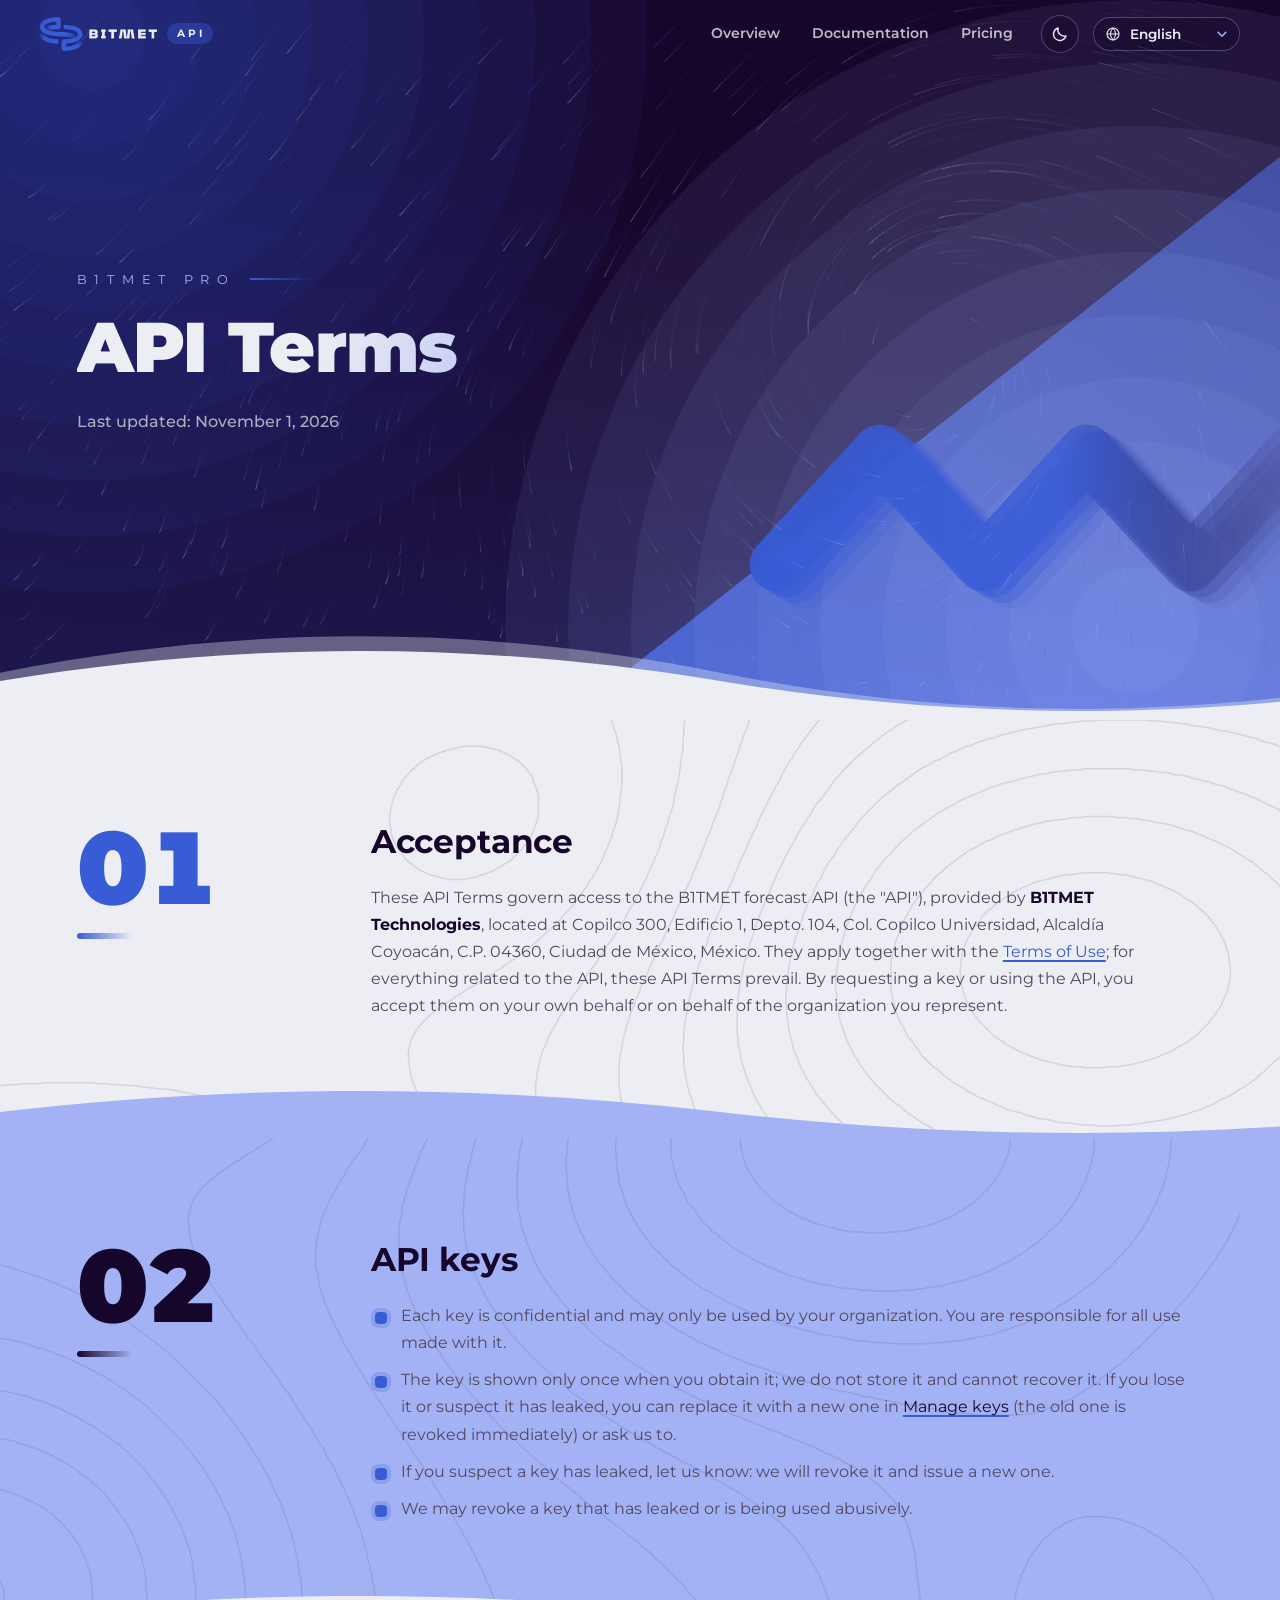
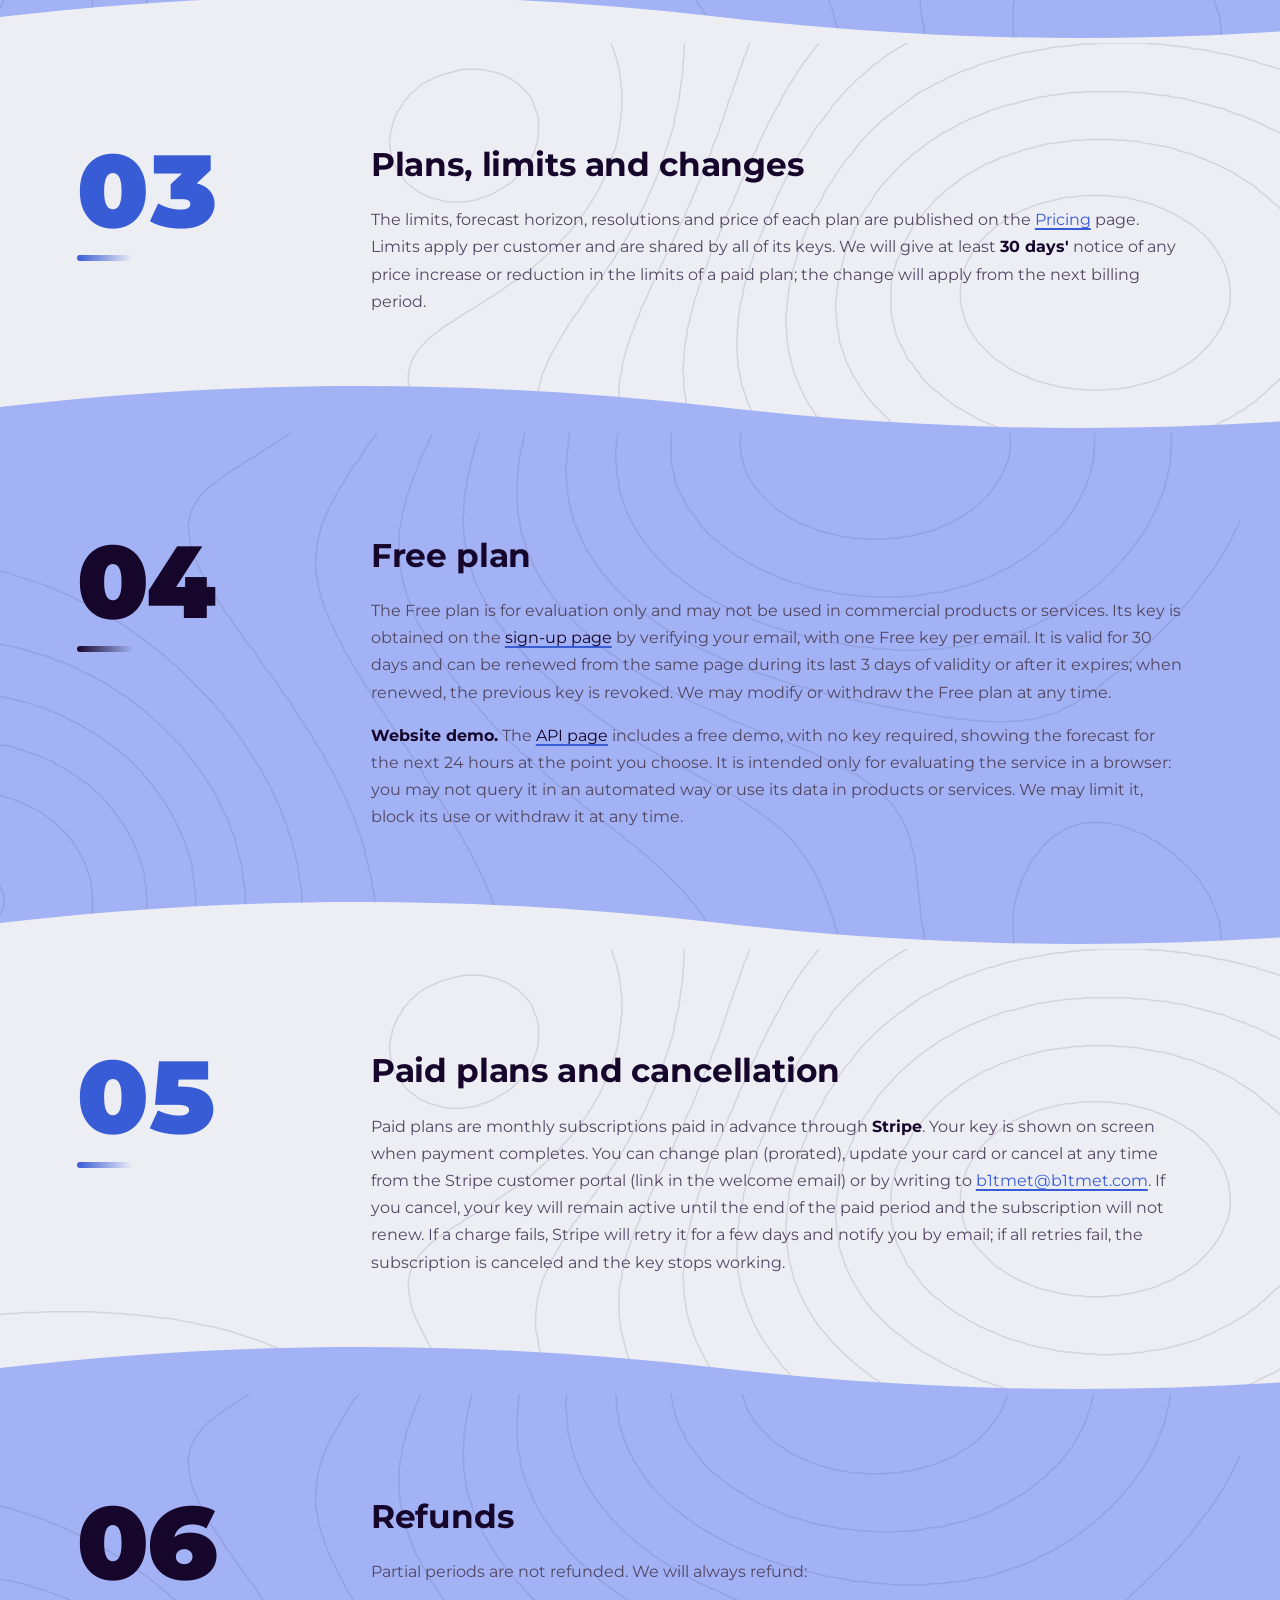
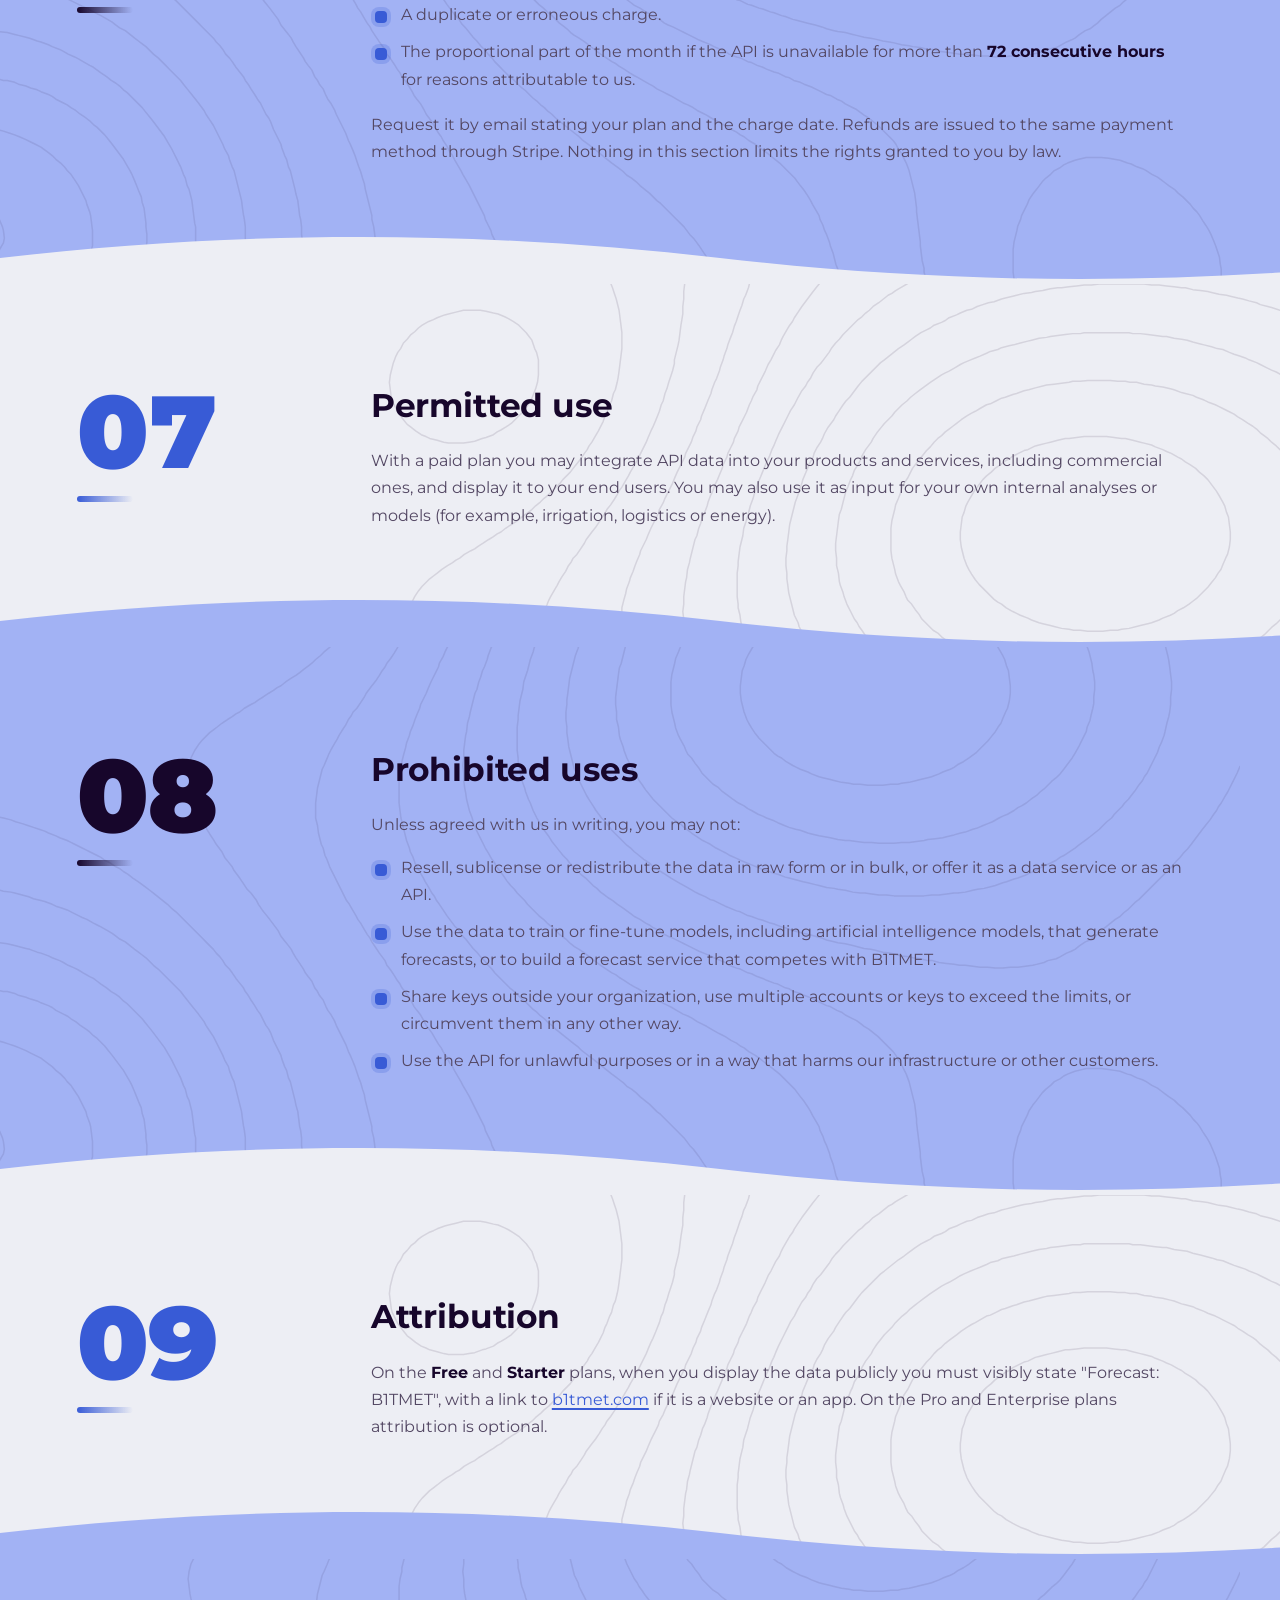
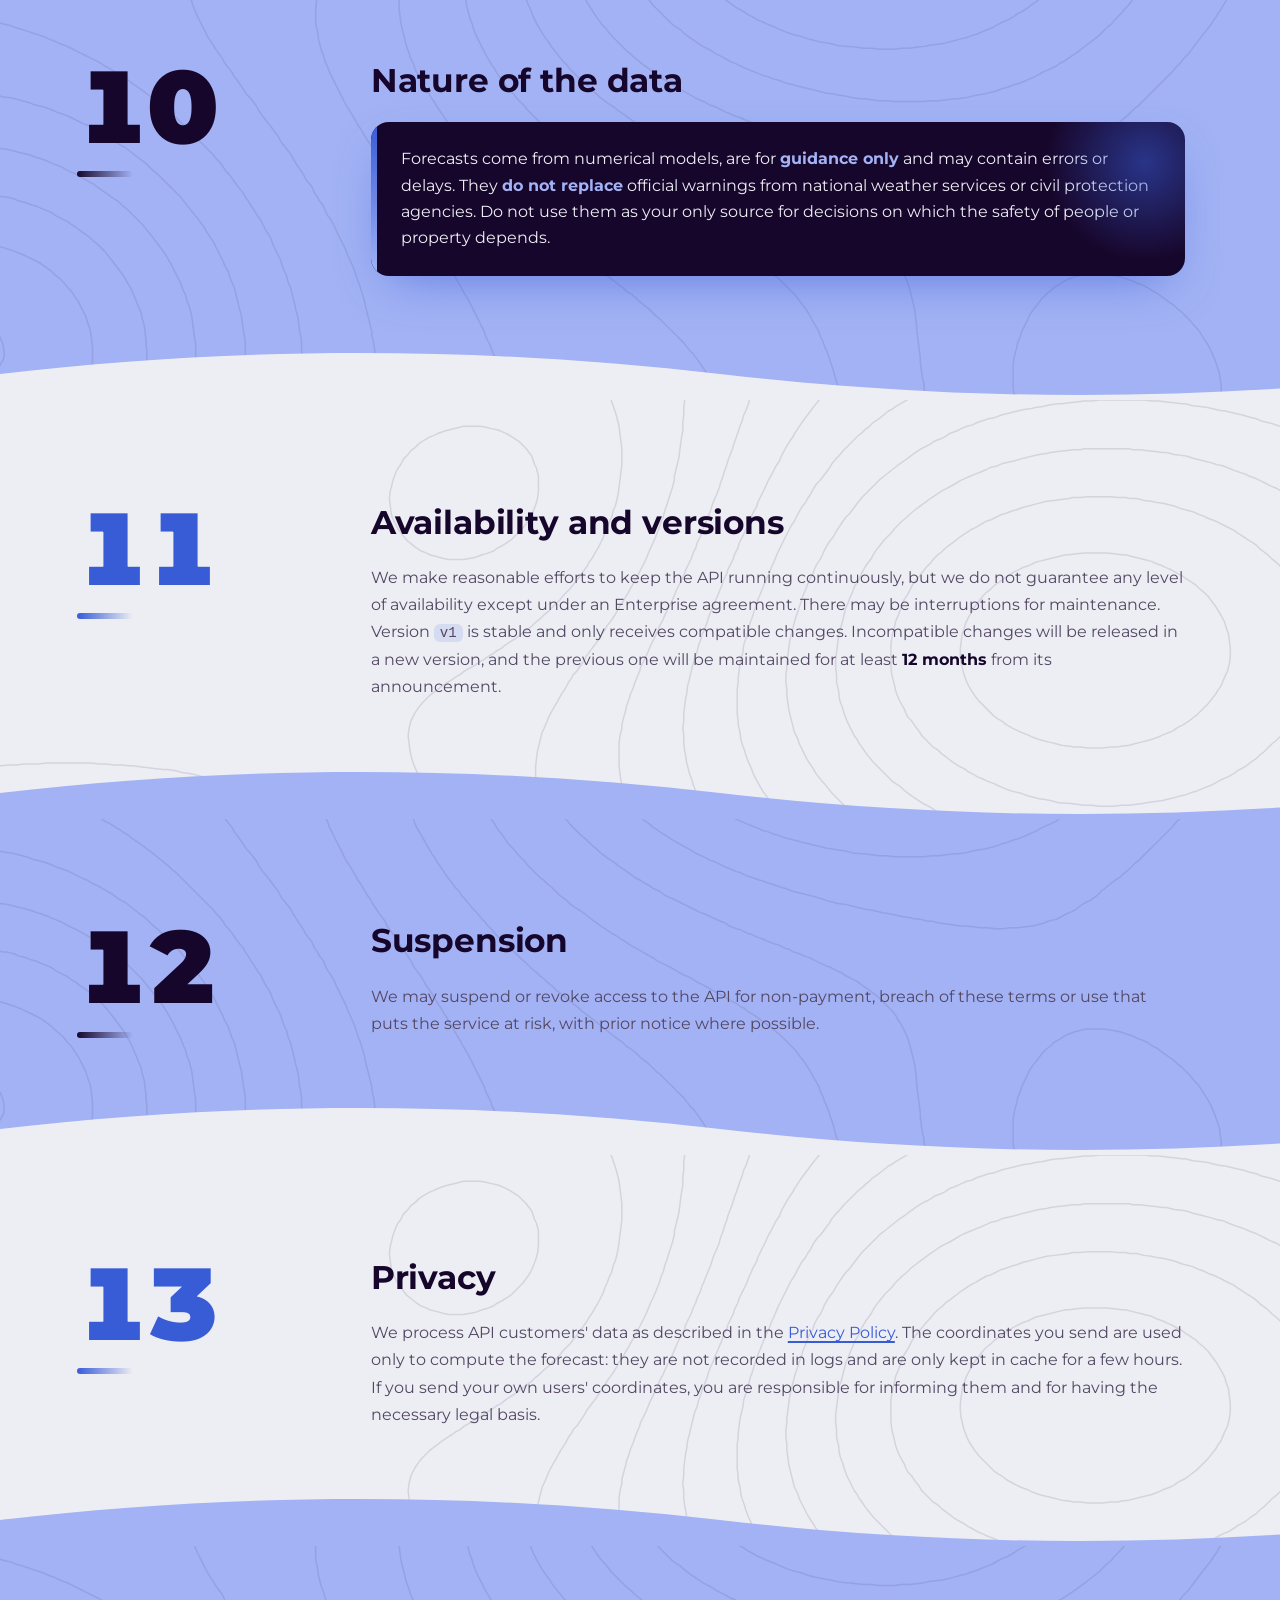
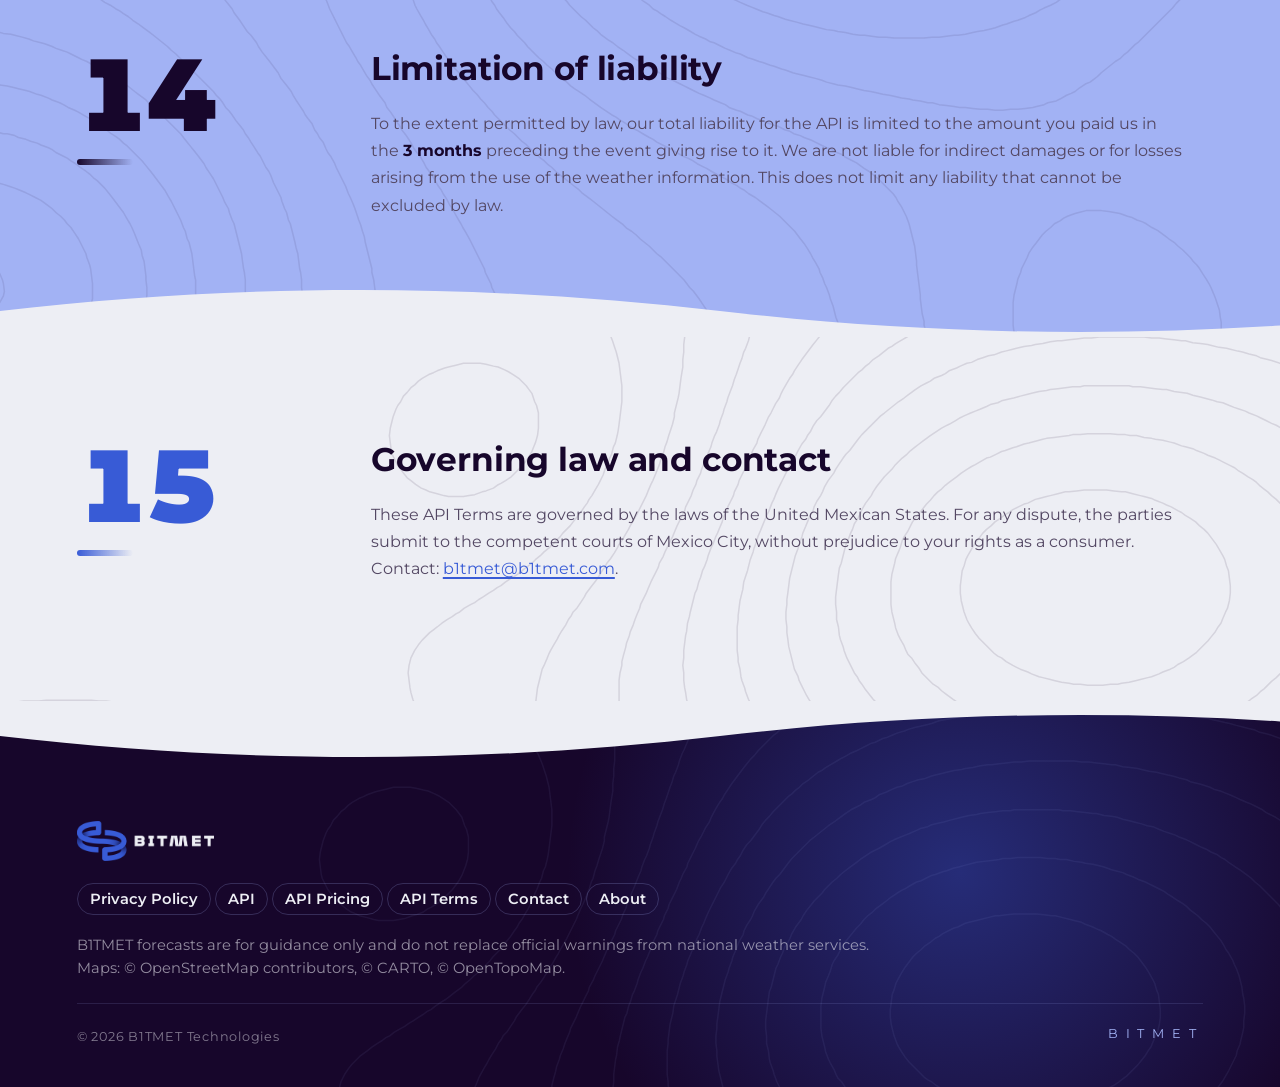
<file: legal/terminos.html>
<!DOCTYPE html>
<html lang="es" data-lang="es">
  <head>
    <meta charset="utf-8" />
    <meta name="viewport" content="width=device-width, initial-scale=1" />
    <title>Términos de la API · API Terms — B1TMET</title>
    <meta name="description" content="Términos de la API de pronóstico B1TMET / B1TMET Forecast API Terms" />
    <meta name="theme-color" content="#17062b" />
    <link rel="icon" href="../favicon.ico" sizes="any" />
    <link rel="preload" href="../assets/fonts/montserrat-400.woff2" as="font" type="font/woff2" crossorigin />
    <link rel="stylesheet" href="../assets/marca.css" />
    <script>
      (function () {
        var S = ["es", "en", "pt", "fr", "it", "nl"], l = null, d = document.documentElement;
        d.className += " js";
        var hr = new Date().getHours();
        d.setAttribute("data-tod", hr >= 5 && hr < 8 ? "dawn" : hr >= 8 && hr < 17 ? "day" : hr >= 17 && hr < 20 ? "dusk" : "night");
        try { var th = localStorage.getItem("b1t-theme"); if (th === "dark" || th === "light") d.setAttribute("data-theme", th); } catch (e) {}
        try { l = new URLSearchParams(location.search).get("lang"); } catch (e) {}
        if (S.indexOf(l) >= 0) { try { localStorage.setItem("b1t-lang", l); } catch (e) {} }
        else { try { l = localStorage.getItem("b1t-lang"); } catch (e) {} }
        if (S.indexOf(l) < 0) {
          l = "en";
          var list = navigator.languages || [navigator.language || "en"];
          for (var i = 0; i < list.length; i++) {
            var c = String(list[i] || "").slice(0, 2).toLowerCase();
            if (S.indexOf(c) >= 0) { l = c; break; }
          }
        }
        d.setAttribute("data-lang", l);
        d.lang = l;
      })();
    </script>
  </head>
  <body>
    <div class="progress" aria-hidden="true"></div>

    <header class="top">
      <a class="brand" href="../index.html"><img src="../assets/logo-h-light.png" alt="B1TMET" width="138" height="40" /><small>API</small></a>
      <nav class="top-nav" aria-label="API">
        <a href="../index.html"><span lang="es">Inicio</span><span lang="en">Overview</span><span lang="pt">Início</span><span lang="fr">Aperçu</span><span lang="it">Panoramica</span><span lang="nl">Overzicht</span></a>
        <a href="../docs.html"><span lang="es">Documentación</span><span lang="en">Documentation</span><span lang="pt">Documentação</span><span lang="fr">Documentation</span><span lang="it">Documentazione</span><span lang="nl">Documentatie</span></a>
        <a href="../precios.html"><span lang="es">Precios</span><span lang="en">Pricing</span><span lang="pt">Preços</span><span lang="fr">Tarifs</span><span lang="it">Prezzi</span><span lang="nl">Prijzen</span></a>
        <!-- <a href="../verificacion.html"><span lang="es">Verificación</span><span lang="en">Verification</span><span lang="pt">Verificação</span><span lang="fr">Vérification</span><span lang="it">Verifica</span><span lang="nl">Verificatie</span></a> -->
      </nav>
      <button class="theme" type="button" aria-label="Tema">
        <svg class="moon" viewBox="0 0 24 24" aria-hidden="true"><path d="M20 14.5A8.5 8.5 0 0 1 9.5 4a8.5 8.5 0 1 0 10.5 10.5z"/></svg>
        <svg class="sun" viewBox="0 0 24 24" aria-hidden="true"><circle cx="12" cy="12" r="4.2"/><path d="M12 2.5v2.2M12 19.3v2.2M4.6 4.6l1.6 1.6M17.8 17.8l1.6 1.6M2.5 12h2.2M19.3 12h2.2M4.6 19.4l1.6-1.6M17.8 6.2l1.6-1.6"/></svg>
      </button>
      <label class="langsel">
        <svg viewBox="0 0 24 24" aria-hidden="true"><circle cx="12" cy="12" r="9"/><path d="M3 12h18M12 3c2.5 2.7 3.8 5.7 3.8 9s-1.3 6.3-3.8 9c-2.5-2.7-3.8-5.7-3.8-9s1.3-6.3 3.8-9z"/></svg>
        <select id="langsel" aria-label="Idioma / Language">
          <option value="es">Español</option>
          <option value="en">English</option>
          <option value="pt">Português</option>
          <option value="fr">Français</option>
          <option value="it">Italiano</option>
          <option value="nl">Nederlands</option>
        </select>
      </label>
    </header>

    <section class="hero">
      <div class="hero-art" aria-hidden="true">
        <svg viewBox="0 0 1440 800" preserveAspectRatio="xMidYMid slice">
          <defs>
            <linearGradient id="gPlane" x1="0" y1="1" x2="1" y2="0">
              <stop offset="0" stop-color="#385BD6" stop-opacity=".95" />
              <stop offset="1" stop-color="#385BD6" stop-opacity=".55" />
            </linearGradient>
          </defs>
          <g class="rings r2"><circle cx="110" cy="40" r="60" fill="#385BD6" fill-opacity=".06" /><circle cx="110" cy="40" r="122" fill="#385BD6" fill-opacity=".06" /><circle cx="110" cy="40" r="184" fill="#385BD6" fill-opacity=".06" /><circle cx="110" cy="40" r="246" fill="#385BD6" fill-opacity=".06" /><circle cx="110" cy="40" r="308" fill="#385BD6" fill-opacity=".06" /><circle cx="110" cy="40" r="370" fill="#385BD6" fill-opacity=".06" /><circle cx="110" cy="40" r="432" fill="#385BD6" fill-opacity=".06" /><circle cx="110" cy="40" r="494" fill="#385BD6" fill-opacity=".06" /><circle cx="110" cy="40" r="556" fill="#385BD6" fill-opacity=".06" /><circle cx="110" cy="40" r="618" fill="#385BD6" fill-opacity=".06" /></g>
          <polygon class="plane" points="560,860 1500,120 1500,860" fill="url(#gPlane)" />
          <g class="rings r1"><circle cx="1270" cy="700" r="70" fill="#A2B2F4" fill-opacity=".07" /><circle cx="1270" cy="700" r="140" fill="#A2B2F4" fill-opacity=".07" /><circle cx="1270" cy="700" r="210" fill="#A2B2F4" fill-opacity=".07" /><circle cx="1270" cy="700" r="280" fill="#A2B2F4" fill-opacity=".07" /><circle cx="1270" cy="700" r="350" fill="#A2B2F4" fill-opacity=".07" /><circle cx="1270" cy="700" r="420" fill="#A2B2F4" fill-opacity=".07" /><circle cx="1270" cy="700" r="490" fill="#A2B2F4" fill-opacity=".07" /><circle cx="1270" cy="700" r="560" fill="#A2B2F4" fill-opacity=".07" /><circle cx="1270" cy="700" r="630" fill="#A2B2F4" fill-opacity=".07" /><circle cx="1270" cy="700" r="700" fill="#A2B2F4" fill-opacity=".07" /></g>
        </svg>
      </div>
      <svg class="ribbon" viewBox="0 0 660 320" aria-hidden="true">
        <defs>
          <linearGradient id="gRib" gradientUnits="userSpaceOnUse" x1="40" y1="0" x2="640" y2="0">
            <stop offset="0" stop-color="#385BD6" />
            <stop offset=".55" stop-color="#385BD6" stop-opacity=".75" />
            <stop offset="1" stop-color="#17062B" stop-opacity="0" />
          </linearGradient>
        </defs>
        <g>
          <path class="trail" d="M70 240 L180 120 L290 240 L400 120 L510 240 L620 120" stroke="url(#gRib)" stroke-width="58" opacity=".22" transform="translate(30 18)" />
          <path class="trail" d="M70 240 L180 120 L290 240 L400 120 L510 240 L620 120" stroke="url(#gRib)" stroke-width="58" opacity=".4" transform="translate(20 12)" />
          <path class="trail" d="M70 240 L180 120 L290 240 L400 120 L510 240 L620 120" stroke="url(#gRib)" stroke-width="58" opacity=".65" transform="translate(10 6)" />
          <path class="trail" d="M70 240 L180 120 L290 240 L400 120 L510 240 L620 120" stroke="url(#gRib)" stroke-width="58" />
        </g>
      </svg>
      <canvas class="wind" aria-hidden="true"></canvas>
      <div class="hero-in">
        <p class="eyebrow">B1TMET Pro</p>
        <h1 lang="es">Términos de la API</h1>
        <h1 lang="en">API Terms</h1>
        <h1 lang="pt">Termos da API</h1>
        <h1 lang="fr">Conditions de l'API</h1>
        <h1 lang="it">Termini dell'API</h1>
        <h1 lang="nl">API-voorwaarden</h1>
        <p class="date" lang="es">Última actualización: 1 de noviembre de 2026</p>
        <p class="date" lang="en">Last updated: November 1, 2026</p>
        <p class="date" lang="pt">Última atualização: 1 de novembro de 2026</p>
        <p class="date" lang="fr">Dernière mise à jour : 1er novembre 2026</p>
        <p class="date" lang="it">Ultimo aggiornamento: 1 novembre 2026</p>
        <p class="date" lang="nl">Laatst bijgewerkt: 1 november 2026</p>
      </div>
      <div class="edge back" aria-hidden="true"></div>
      <div class="edge" aria-hidden="true"></div>
    </section>

    <nav class="toc-m" aria-label="Índice">
      <details lang="es">
        <summary>En esta página</summary>
        <ol>
          <li><a href="#es-s1"><b>01</b>Aceptación</a></li>
          <li><a href="#es-s2"><b>02</b>Claves de API</a></li>
          <li><a href="#es-s3"><b>03</b>Planes, límites y cambios</a></li>
          <li><a href="#es-s4"><b>04</b>Plan Free</a></li>
          <li><a href="#es-s5"><b>05</b>Planes de pago y cancelación</a></li>
          <li><a href="#es-s6"><b>06</b>Reembolsos</a></li>
          <li><a href="#es-s7"><b>07</b>Uso permitido</a></li>
          <li><a href="#es-s8"><b>08</b>Usos prohibidos</a></li>
          <li><a href="#es-s9"><b>09</b>Atribución</a></li>
          <li><a href="#es-s10"><b>10</b>Naturaleza de los datos</a></li>
          <li><a href="#es-s11"><b>11</b>Disponibilidad y versiones</a></li>
          <li><a href="#es-s12"><b>12</b>Suspensión</a></li>
          <li><a href="#es-s13"><b>13</b>Privacidad</a></li>
          <li><a href="#es-s14"><b>14</b>Limitación de responsabilidad</a></li>
          <li><a href="#es-s15"><b>15</b>Ley aplicable y contacto</a></li>
        </ol>
      </details>
      <details lang="en">
        <summary>On this page</summary>
        <ol>
          <li><a href="#en-s1"><b>01</b>Acceptance</a></li>
          <li><a href="#en-s2"><b>02</b>API keys</a></li>
          <li><a href="#en-s3"><b>03</b>Plans, limits and changes</a></li>
          <li><a href="#en-s4"><b>04</b>Free plan</a></li>
          <li><a href="#en-s5"><b>05</b>Paid plans and cancellation</a></li>
          <li><a href="#en-s6"><b>06</b>Refunds</a></li>
          <li><a href="#en-s7"><b>07</b>Permitted use</a></li>
          <li><a href="#en-s8"><b>08</b>Prohibited uses</a></li>
          <li><a href="#en-s9"><b>09</b>Attribution</a></li>
          <li><a href="#en-s10"><b>10</b>Nature of the data</a></li>
          <li><a href="#en-s11"><b>11</b>Availability and versions</a></li>
          <li><a href="#en-s12"><b>12</b>Suspension</a></li>
          <li><a href="#en-s13"><b>13</b>Privacy</a></li>
          <li><a href="#en-s14"><b>14</b>Limitation of liability</a></li>
          <li><a href="#en-s15"><b>15</b>Governing law and contact</a></li>
        </ol>
      </details>
      <details lang="pt">
        <summary>Nesta página</summary>
        <ol>
          <li><a href="#pt-s1"><b>01</b>Aceitação</a></li>
          <li><a href="#pt-s2"><b>02</b>Chaves de API</a></li>
          <li><a href="#pt-s3"><b>03</b>Planos, limites e alterações</a></li>
          <li><a href="#pt-s4"><b>04</b>Plano Free</a></li>
          <li><a href="#pt-s5"><b>05</b>Planos pagos e cancelamento</a></li>
          <li><a href="#pt-s6"><b>06</b>Reembolsos</a></li>
          <li><a href="#pt-s7"><b>07</b>Uso permitido</a></li>
          <li><a href="#pt-s8"><b>08</b>Usos proibidos</a></li>
          <li><a href="#pt-s9"><b>09</b>Atribuição</a></li>
          <li><a href="#pt-s10"><b>10</b>Natureza dos dados</a></li>
          <li><a href="#pt-s11"><b>11</b>Disponibilidade e versões</a></li>
          <li><a href="#pt-s12"><b>12</b>Suspensão</a></li>
          <li><a href="#pt-s13"><b>13</b>Privacidade</a></li>
          <li><a href="#pt-s14"><b>14</b>Limitação de responsabilidade</a></li>
          <li><a href="#pt-s15"><b>15</b>Lei aplicável e contato</a></li>
        </ol>
      </details>
      <details lang="fr">
        <summary>Sur cette page</summary>
        <ol>
          <li><a href="#fr-s1"><b>01</b>Acceptation</a></li>
          <li><a href="#fr-s2"><b>02</b>Clés d'API</a></li>
          <li><a href="#fr-s3"><b>03</b>Offres, limites et modifications</a></li>
          <li><a href="#fr-s4"><b>04</b>Offre Free</a></li>
          <li><a href="#fr-s5"><b>05</b>Offres payantes et résiliation</a></li>
          <li><a href="#fr-s6"><b>06</b>Remboursements</a></li>
          <li><a href="#fr-s7"><b>07</b>Utilisation autorisée</a></li>
          <li><a href="#fr-s8"><b>08</b>Utilisations interdites</a></li>
          <li><a href="#fr-s9"><b>09</b>Attribution</a></li>
          <li><a href="#fr-s10"><b>10</b>Nature des données</a></li>
          <li><a href="#fr-s11"><b>11</b>Disponibilité et versions</a></li>
          <li><a href="#fr-s12"><b>12</b>Suspension</a></li>
          <li><a href="#fr-s13"><b>13</b>Confidentialité</a></li>
          <li><a href="#fr-s14"><b>14</b>Limitation de responsabilité</a></li>
          <li><a href="#fr-s15"><b>15</b>Droit applicable et contact</a></li>
        </ol>
      </details>
      <details lang="it">
        <summary>In questa pagina</summary>
        <ol>
          <li><a href="#it-s1"><b>01</b>Accettazione</a></li>
          <li><a href="#it-s2"><b>02</b>Chiavi API</a></li>
          <li><a href="#it-s3"><b>03</b>Piani, limiti e modifiche</a></li>
          <li><a href="#it-s4"><b>04</b>Piano Free</a></li>
          <li><a href="#it-s5"><b>05</b>Piani a pagamento e disdetta</a></li>
          <li><a href="#it-s6"><b>06</b>Rimborsi</a></li>
          <li><a href="#it-s7"><b>07</b>Uso consentito</a></li>
          <li><a href="#it-s8"><b>08</b>Usi vietati</a></li>
          <li><a href="#it-s9"><b>09</b>Attribuzione</a></li>
          <li><a href="#it-s10"><b>10</b>Natura dei dati</a></li>
          <li><a href="#it-s11"><b>11</b>Disponibilità e versioni</a></li>
          <li><a href="#it-s12"><b>12</b>Sospensione</a></li>
          <li><a href="#it-s13"><b>13</b>Privacy</a></li>
          <li><a href="#it-s14"><b>14</b>Limitazione di responsabilità</a></li>
          <li><a href="#it-s15"><b>15</b>Legge applicabile e contatti</a></li>
        </ol>
      </details>
      <details lang="nl">
        <summary>Op deze pagina</summary>
        <ol>
          <li><a href="#nl-s1"><b>01</b>Aanvaarding</a></li>
          <li><a href="#nl-s2"><b>02</b>API-sleutels</a></li>
          <li><a href="#nl-s3"><b>03</b>Abonnementen, limieten en wijzigingen</a></li>
          <li><a href="#nl-s4"><b>04</b>Free-abonnement</a></li>
          <li><a href="#nl-s5"><b>05</b>Betaalde abonnementen en opzegging</a></li>
          <li><a href="#nl-s6"><b>06</b>Terugbetalingen</a></li>
          <li><a href="#nl-s7"><b>07</b>Toegestaan gebruik</a></li>
          <li><a href="#nl-s8"><b>08</b>Verboden gebruik</a></li>
          <li><a href="#nl-s9"><b>09</b>Bronvermelding</a></li>
          <li><a href="#nl-s10"><b>10</b>Aard van de gegevens</a></li>
          <li><a href="#nl-s11"><b>11</b>Beschikbaarheid en versies</a></li>
          <li><a href="#nl-s12"><b>12</b>Opschorting</a></li>
          <li><a href="#nl-s13"><b>13</b>Privacy</a></li>
          <li><a href="#nl-s14"><b>14</b>Beperking van aansprakelijkheid</a></li>
          <li><a href="#nl-s15"><b>15</b>Toepasselijk recht en contact</a></li>
        </ol>
      </details>
    </nav>
    <ol class="rail" lang="es" aria-label="En esta página">
      <li><a href="#es-s1">01<span>Aceptación</span></a></li>
      <li><a href="#es-s2">02<span>Claves de API</span></a></li>
      <li><a href="#es-s3">03<span>Planes, límites y cambios</span></a></li>
      <li><a href="#es-s4">04<span>Plan Free</span></a></li>
      <li><a href="#es-s5">05<span>Planes de pago y cancelación</span></a></li>
      <li><a href="#es-s6">06<span>Reembolsos</span></a></li>
      <li><a href="#es-s7">07<span>Uso permitido</span></a></li>
      <li><a href="#es-s8">08<span>Usos prohibidos</span></a></li>
      <li><a href="#es-s9">09<span>Atribución</span></a></li>
      <li><a href="#es-s10">10<span>Naturaleza de los datos</span></a></li>
      <li><a href="#es-s11">11<span>Disponibilidad y versiones</span></a></li>
      <li><a href="#es-s12">12<span>Suspensión</span></a></li>
      <li><a href="#es-s13">13<span>Privacidad</span></a></li>
      <li><a href="#es-s14">14<span>Limitación de responsabilidad</span></a></li>
      <li><a href="#es-s15">15<span>Ley aplicable y contacto</span></a></li>
    </ol>
    <ol class="rail" lang="en" aria-label="On this page">
      <li><a href="#en-s1">01<span>Acceptance</span></a></li>
      <li><a href="#en-s2">02<span>API keys</span></a></li>
      <li><a href="#en-s3">03<span>Plans, limits and changes</span></a></li>
      <li><a href="#en-s4">04<span>Free plan</span></a></li>
      <li><a href="#en-s5">05<span>Paid plans and cancellation</span></a></li>
      <li><a href="#en-s6">06<span>Refunds</span></a></li>
      <li><a href="#en-s7">07<span>Permitted use</span></a></li>
      <li><a href="#en-s8">08<span>Prohibited uses</span></a></li>
      <li><a href="#en-s9">09<span>Attribution</span></a></li>
      <li><a href="#en-s10">10<span>Nature of the data</span></a></li>
      <li><a href="#en-s11">11<span>Availability and versions</span></a></li>
      <li><a href="#en-s12">12<span>Suspension</span></a></li>
      <li><a href="#en-s13">13<span>Privacy</span></a></li>
      <li><a href="#en-s14">14<span>Limitation of liability</span></a></li>
      <li><a href="#en-s15">15<span>Governing law and contact</span></a></li>
    </ol>
    <ol class="rail" lang="pt" aria-label="Nesta página">
      <li><a href="#pt-s1">01<span>Aceitação</span></a></li>
      <li><a href="#pt-s2">02<span>Chaves de API</span></a></li>
      <li><a href="#pt-s3">03<span>Planos, limites e alterações</span></a></li>
      <li><a href="#pt-s4">04<span>Plano Free</span></a></li>
      <li><a href="#pt-s5">05<span>Planos pagos e cancelamento</span></a></li>
      <li><a href="#pt-s6">06<span>Reembolsos</span></a></li>
      <li><a href="#pt-s7">07<span>Uso permitido</span></a></li>
      <li><a href="#pt-s8">08<span>Usos proibidos</span></a></li>
      <li><a href="#pt-s9">09<span>Atribuição</span></a></li>
      <li><a href="#pt-s10">10<span>Natureza dos dados</span></a></li>
      <li><a href="#pt-s11">11<span>Disponibilidade e versões</span></a></li>
      <li><a href="#pt-s12">12<span>Suspensão</span></a></li>
      <li><a href="#pt-s13">13<span>Privacidade</span></a></li>
      <li><a href="#pt-s14">14<span>Limitação de responsabilidade</span></a></li>
      <li><a href="#pt-s15">15<span>Lei aplicável e contato</span></a></li>
    </ol>
    <ol class="rail" lang="fr" aria-label="Sur cette page">
      <li><a href="#fr-s1">01<span>Acceptation</span></a></li>
      <li><a href="#fr-s2">02<span>Clés d'API</span></a></li>
      <li><a href="#fr-s3">03<span>Offres, limites et modifications</span></a></li>
      <li><a href="#fr-s4">04<span>Offre Free</span></a></li>
      <li><a href="#fr-s5">05<span>Offres payantes et résiliation</span></a></li>
      <li><a href="#fr-s6">06<span>Remboursements</span></a></li>
      <li><a href="#fr-s7">07<span>Utilisation autorisée</span></a></li>
      <li><a href="#fr-s8">08<span>Utilisations interdites</span></a></li>
      <li><a href="#fr-s9">09<span>Attribution</span></a></li>
      <li><a href="#fr-s10">10<span>Nature des données</span></a></li>
      <li><a href="#fr-s11">11<span>Disponibilité et versions</span></a></li>
      <li><a href="#fr-s12">12<span>Suspension</span></a></li>
      <li><a href="#fr-s13">13<span>Confidentialité</span></a></li>
      <li><a href="#fr-s14">14<span>Limitation de responsabilité</span></a></li>
      <li><a href="#fr-s15">15<span>Droit applicable et contact</span></a></li>
    </ol>
    <ol class="rail" lang="it" aria-label="In questa pagina">
      <li><a href="#it-s1">01<span>Accettazione</span></a></li>
      <li><a href="#it-s2">02<span>Chiavi API</span></a></li>
      <li><a href="#it-s3">03<span>Piani, limiti e modifiche</span></a></li>
      <li><a href="#it-s4">04<span>Piano Free</span></a></li>
      <li><a href="#it-s5">05<span>Piani a pagamento e disdetta</span></a></li>
      <li><a href="#it-s6">06<span>Rimborsi</span></a></li>
      <li><a href="#it-s7">07<span>Uso consentito</span></a></li>
      <li><a href="#it-s8">08<span>Usi vietati</span></a></li>
      <li><a href="#it-s9">09<span>Attribuzione</span></a></li>
      <li><a href="#it-s10">10<span>Natura dei dati</span></a></li>
      <li><a href="#it-s11">11<span>Disponibilità e versioni</span></a></li>
      <li><a href="#it-s12">12<span>Sospensione</span></a></li>
      <li><a href="#it-s13">13<span>Privacy</span></a></li>
      <li><a href="#it-s14">14<span>Limitazione di responsabilità</span></a></li>
      <li><a href="#it-s15">15<span>Legge applicabile e contatti</span></a></li>
    </ol>
    <ol class="rail" lang="nl" aria-label="Op deze pagina">
      <li><a href="#nl-s1">01<span>Aanvaarding</span></a></li>
      <li><a href="#nl-s2">02<span>API-sleutels</span></a></li>
      <li><a href="#nl-s3">03<span>Abonnementen, limieten en wijzigingen</span></a></li>
      <li><a href="#nl-s4">04<span>Free-abonnement</span></a></li>
      <li><a href="#nl-s5">05<span>Betaalde abonnementen en opzegging</span></a></li>
      <li><a href="#nl-s6">06<span>Terugbetalingen</span></a></li>
      <li><a href="#nl-s7">07<span>Toegestaan gebruik</span></a></li>
      <li><a href="#nl-s8">08<span>Verboden gebruik</span></a></li>
      <li><a href="#nl-s9">09<span>Bronvermelding</span></a></li>
      <li><a href="#nl-s10">10<span>Aard van de gegevens</span></a></li>
      <li><a href="#nl-s11">11<span>Beschikbaarheid en versies</span></a></li>
      <li><a href="#nl-s12">12<span>Opschorting</span></a></li>
      <li><a href="#nl-s13">13<span>Privacy</span></a></li>
      <li><a href="#nl-s14">14<span>Beperking van aansprakelijkheid</span></a></li>
      <li><a href="#nl-s15">15<span>Toepasselijk recht en contact</span></a></li>
    </ol>

    <main class="doc">
      <!-- ======================= ES ======================= -->
      <article lang="es">
        <section class="sec" id="es-s1">
          <div class="sec-in">
            <div class="sec-n rv" aria-hidden="true">01</div>
            <div class="sec-b rv">
              <h2><span class="vh">1. </span>Aceptación</h2>
              <p>Estos Términos de la API (los «Términos de la API») regulan el acceso a la API de pronóstico de B1TMET (la «API»), prestada por <strong>B1TMET Technologies</strong>, con domicilio en Copilco 300, Edificio 1, Depto. 104, Col. Copilco Universidad, Alcaldía Coyoacán, C.P. 04360, Ciudad de México, México. Se aplican junto con los <a href="https://b1tmet.github.io/legal/terminos.html">Términos de uso</a>; en todo lo relativo a la API, prevalecen estos Términos de la API. Al solicitar una clave o usar la API, los aceptas en tu nombre o en el de la organización que representas.</p>
            </div>
          </div>
        </section>
        <section class="sec" id="es-s2">
          <div class="sec-in">
            <div class="sec-n rv" aria-hidden="true">02</div>
            <div class="sec-b rv">
              <h2><span class="vh">2. </span>Claves de API</h2>
              <ul><li>Cada clave es confidencial y solo puede usarla tu organización. Eres responsable de todo el uso que se haga con ella.</li><li>La clave se muestra una sola vez al obtenerla; no la guardamos y no podemos recuperarla. Si la pierdes o sospechas que se ha filtrado, puedes sustituirla por una nueva en <a href="../claves.html">Gestionar claves</a> (la anterior se revoca al instante) o pedírnoslo.</li><li>Si sospechas que una clave se ha filtrado, avísanos: la revocaremos y te daremos otra.</li><li>Podemos revocar una clave filtrada o usada de forma abusiva.</li></ul>
            </div>
          </div>
        </section>
        <section class="sec" id="es-s3">
          <div class="sec-in">
            <div class="sec-n rv" aria-hidden="true">03</div>
            <div class="sec-b rv">
              <h2><span class="vh">3. </span>Planes, límites y cambios</h2>
              <p>Los límites, el horizonte de pronóstico, las resoluciones y el precio de cada plan se publican en la página de <a href="../precios.html">Precios</a>. Los límites se aplican por cliente y los comparten todas sus claves. Avisaremos con al menos <strong>30 días</strong> de antelación de cualquier subida de precio o reducción de límites de un plan de pago; el cambio se aplicará a partir del siguiente periodo de facturación.</p>
            </div>
          </div>
        </section>
        <section class="sec" id="es-s4">
          <div class="sec-in">
            <div class="sec-n rv" aria-hidden="true">04</div>
            <div class="sec-b rv">
              <h2><span class="vh">4. </span>Plan Free</h2>
              <p>El plan Free es solo para evaluación y no puede usarse en productos o servicios comerciales. La clave se obtiene en la <a href="../alta.html">página de alta</a> verificando tu correo, con una clave Free por correo. Es válida durante 30 días y puede renovarse desde la misma página en sus 3 últimos días de validez o después de que caduque; al renovarla, la anterior se revoca. Podemos modificar o retirar el plan Free en cualquier momento.</p>
                      <p><strong>Demostración en la web.</strong> La <a href="../index.html">página de la API</a> incluye una demostración gratuita y sin clave con el pronóstico de las próximas 24 horas para el punto que elijas. Sirve solo para evaluar el servicio desde el navegador: no está permitido consultarla de forma automatizada ni usar sus datos en productos o servicios. Podemos limitarla, bloquear su uso o retirarla en cualquier momento.</p>
            </div>
          </div>
        </section>
        <section class="sec" id="es-s5">
          <div class="sec-in">
            <div class="sec-n rv" aria-hidden="true">05</div>
            <div class="sec-b rv">
              <h2><span class="vh">5. </span>Planes de pago y cancelación</h2>
              <p>Los planes de pago son suscripciones mensuales que se pagan por adelantado a través de <strong>Stripe</strong>. La clave se muestra en pantalla al completar el pago. Puedes cambiar de plan (con prorrateo), actualizar la tarjeta o cancelar en cualquier momento desde el portal de cliente de Stripe (enlace en el correo de bienvenida) o escribiendo a <a href="mailto:b1tmet@b1tmet.com">b1tmet@b1tmet.com</a>. Si cancelas, tu clave seguirá activa hasta el final del periodo pagado y la suscripción no se renovará. Si un cobro falla, Stripe lo reintentará durante unos días y te avisará por correo; si todos los reintentos fallan, la suscripción se cancela y la clave deja de funcionar.</p>
            </div>
          </div>
        </section>
        <section class="sec" id="es-s6">
          <div class="sec-in">
            <div class="sec-n rv" aria-hidden="true">06</div>
            <div class="sec-b rv">
              <h2><span class="vh">6. </span>Reembolsos</h2>
              <p>No se reembolsan periodos parciales. Siempre reembolsaremos:</p>
                      <ul><li>Un cobro duplicado o erróneo.</li><li>La parte proporcional del mes si la API deja de estar disponible durante más de <strong>72 horas seguidas</strong> por causas que nos sean imputables.</li></ul>
                      <p>Solicítalo por correo indicando tu plan y la fecha del cobro. El reembolso se hace al mismo medio de pago a través de Stripe. Nada en esta sección limita los derechos que la ley te reconozca.</p>
            </div>
          </div>
        </section>
        <section class="sec" id="es-s7">
          <div class="sec-in">
            <div class="sec-n rv" aria-hidden="true">07</div>
            <div class="sec-b rv">
              <h2><span class="vh">7. </span>Uso permitido</h2>
              <p>Con un plan de pago puedes integrar los datos de la API en tus productos y servicios, incluidos los comerciales, y mostrarlos a tus usuarios finales. También puedes usarlos como dato de entrada de tus propios análisis o modelos internos (por ejemplo, riego, logística o energía).</p>
            </div>
          </div>
        </section>
        <section class="sec" id="es-s8">
          <div class="sec-in">
            <div class="sec-n rv" aria-hidden="true">08</div>
            <div class="sec-b rv">
              <h2><span class="vh">8. </span>Usos prohibidos</h2>
              <p>Salvo acuerdo escrito con nosotros, no está permitido:</p>
                      <ul><li>Revender, sublicenciar o redistribuir los datos en bruto o de forma masiva, ni ofrecerlos como servicio de datos o como API.</li><li>Usar los datos para entrenar o ajustar modelos, incluidos los de inteligencia artificial, que generen pronósticos, ni para crear un servicio de pronóstico que compita con B1TMET.</li><li>Compartir claves fuera de tu organización, usar varias cuentas o claves para superar los límites o eludirlos de cualquier otro modo.</li><li>Usar la API con fines ilícitos o de forma que perjudique a nuestra infraestructura o a otros clientes.</li></ul>
            </div>
          </div>
        </section>
        <section class="sec" id="es-s9">
          <div class="sec-in">
            <div class="sec-n rv" aria-hidden="true">09</div>
            <div class="sec-b rv">
              <h2><span class="vh">9. </span>Atribución</h2>
              <p>En los planes <strong>Free</strong> y <strong>Starter</strong>, cuando muestres los datos públicamente debes indicar de forma visible «Pronóstico: B1TMET», con un enlace a <a href="https://b1tmet.com">b1tmet.com</a> si se trata de una web o una app. En los planes Pro y Enterprise la atribución es opcional.</p>
            </div>
          </div>
        </section>
        <section class="sec" id="es-s10">
          <div class="sec-in">
            <div class="sec-n rv" aria-hidden="true">10</div>
            <div class="sec-b rv">
              <h2><span class="vh">10. </span>Naturaleza de los datos</h2>
              <div class="note">Los pronósticos proceden de modelos numéricos, son <strong>orientativos</strong> y pueden contener errores o retrasos. <strong>No sustituyen</strong> los avisos oficiales de los servicios meteorológicos nacionales ni de protección civil. No los uses como única fuente para decisiones de las que dependa la seguridad de personas o bienes.</div>
            </div>
          </div>
        </section>
        <section class="sec" id="es-s11">
          <div class="sec-in">
            <div class="sec-n rv" aria-hidden="true">11</div>
            <div class="sec-b rv">
              <h2><span class="vh">11. </span>Disponibilidad y versiones</h2>
              <p>Hacemos lo razonable para que la API funcione de forma continua, pero no garantizamos un nivel de disponibilidad salvo en un acuerdo Enterprise. Puede haber interrupciones por mantenimiento. La versión <code>v1</code> es estable y solo recibe cambios compatibles. Los cambios incompatibles se publicarán en una versión nueva, y la anterior se mantendrá al menos <strong>12 meses</strong> desde su anuncio.</p>
            </div>
          </div>
        </section>
        <section class="sec" id="es-s12">
          <div class="sec-in">
            <div class="sec-n rv" aria-hidden="true">12</div>
            <div class="sec-b rv">
              <h2><span class="vh">12. </span>Suspensión</h2>
              <p>Podemos suspender o revocar el acceso a la API por impago, por incumplimiento de estos términos o por un uso que ponga en riesgo el servicio, con aviso previo cuando sea posible.</p>
            </div>
          </div>
        </section>
        <section class="sec" id="es-s13">
          <div class="sec-in">
            <div class="sec-n rv" aria-hidden="true">13</div>
            <div class="sec-b rv">
              <h2><span class="vh">13. </span>Privacidad</h2>
              <p>Tratamos los datos de los clientes de la API según el <a href="privacidad.html">Aviso de privacidad</a>. Las coordenadas que envías se usan solo para calcular el pronóstico: no se registran en los logs y solo se conservan unas horas en caché. Si envías coordenadas de tus propios usuarios, eres responsable de informarles y de contar con la base legal necesaria.</p>
            </div>
          </div>
        </section>
        <section class="sec" id="es-s14">
          <div class="sec-in">
            <div class="sec-n rv" aria-hidden="true">14</div>
            <div class="sec-b rv">
              <h2><span class="vh">14. </span>Limitación de responsabilidad</h2>
              <p>En la medida en que la ley lo permita, nuestra responsabilidad total por la API se limita al importe que nos hayas pagado en los <strong>3 meses</strong> anteriores al hecho que la origine. No respondemos de daños indirectos ni de pérdidas derivadas del uso de la información meteorológica. Esto no limita la responsabilidad que no pueda excluirse conforme a la ley.</p>
            </div>
          </div>
        </section>
        <section class="sec" id="es-s15">
          <div class="sec-in">
            <div class="sec-n rv" aria-hidden="true">15</div>
            <div class="sec-b rv">
              <h2><span class="vh">15. </span>Ley aplicable y contacto</h2>
              <p>Estos Términos de la API se rigen por las leyes de los Estados Unidos Mexicanos. Para cualquier controversia, las partes se someten a los tribunales competentes de la Ciudad de México, sin perjuicio de los derechos que te correspondan como consumidor. Contacto: <a href="mailto:b1tmet@b1tmet.com">b1tmet@b1tmet.com</a>.</p>
            </div>
          </div>
        </section>
      </article>

      <!-- ======================= EN ======================= -->
      <article lang="en">
        <section class="sec" id="en-s1">
          <div class="sec-in">
            <div class="sec-n rv" aria-hidden="true">01</div>
            <div class="sec-b rv">
              <h2><span class="vh">1. </span>Acceptance</h2>
              <p>These API Terms govern access to the B1TMET forecast API (the "API"), provided by <strong>B1TMET Technologies</strong>, located at Copilco 300, Edificio 1, Depto. 104, Col. Copilco Universidad, Alcaldía Coyoacán, C.P. 04360, Ciudad de México, México. They apply together with the <a href="https://b1tmet.github.io/legal/terminos.html">Terms of Use</a>; for everything related to the API, these API Terms prevail. By requesting a key or using the API, you accept them on your own behalf or on behalf of the organization you represent.</p>
            </div>
          </div>
        </section>
        <section class="sec" id="en-s2">
          <div class="sec-in">
            <div class="sec-n rv" aria-hidden="true">02</div>
            <div class="sec-b rv">
              <h2><span class="vh">2. </span>API keys</h2>
              <ul><li>Each key is confidential and may only be used by your organization. You are responsible for all use made with it.</li><li>The key is shown only once when you obtain it; we do not store it and cannot recover it. If you lose it or suspect it has leaked, you can replace it with a new one in <a href="../claves.html">Manage keys</a> (the old one is revoked immediately) or ask us to.</li><li>If you suspect a key has leaked, let us know: we will revoke it and issue a new one.</li><li>We may revoke a key that has leaked or is being used abusively.</li></ul>
            </div>
          </div>
        </section>
        <section class="sec" id="en-s3">
          <div class="sec-in">
            <div class="sec-n rv" aria-hidden="true">03</div>
            <div class="sec-b rv">
              <h2><span class="vh">3. </span>Plans, limits and changes</h2>
              <p>The limits, forecast horizon, resolutions and price of each plan are published on the <a href="../precios.html">Pricing</a> page. Limits apply per customer and are shared by all of its keys. We will give at least <strong>30 days'</strong> notice of any price increase or reduction in the limits of a paid plan; the change will apply from the next billing period.</p>
            </div>
          </div>
        </section>
        <section class="sec" id="en-s4">
          <div class="sec-in">
            <div class="sec-n rv" aria-hidden="true">04</div>
            <div class="sec-b rv">
              <h2><span class="vh">4. </span>Free plan</h2>
              <p>The Free plan is for evaluation only and may not be used in commercial products or services. Its key is obtained on the <a href="../alta.html">sign-up page</a> by verifying your email, with one Free key per email. It is valid for 30 days and can be renewed from the same page during its last 3 days of validity or after it expires; when renewed, the previous key is revoked. We may modify or withdraw the Free plan at any time.</p>
                      <p><strong>Website demo.</strong> The <a href="../index.html">API page</a> includes a free demo, with no key required, showing the forecast for the next 24 hours at the point you choose. It is intended only for evaluating the service in a browser: you may not query it in an automated way or use its data in products or services. We may limit it, block its use or withdraw it at any time.</p>
            </div>
          </div>
        </section>
        <section class="sec" id="en-s5">
          <div class="sec-in">
            <div class="sec-n rv" aria-hidden="true">05</div>
            <div class="sec-b rv">
              <h2><span class="vh">5. </span>Paid plans and cancellation</h2>
              <p>Paid plans are monthly subscriptions paid in advance through <strong>Stripe</strong>. Your key is shown on screen when payment completes. You can change plan (prorated), update your card or cancel at any time from the Stripe customer portal (link in the welcome email) or by writing to <a href="mailto:b1tmet@b1tmet.com">b1tmet@b1tmet.com</a>. If you cancel, your key will remain active until the end of the paid period and the subscription will not renew. If a charge fails, Stripe will retry it for a few days and notify you by email; if all retries fail, the subscription is canceled and the key stops working.</p>
            </div>
          </div>
        </section>
        <section class="sec" id="en-s6">
          <div class="sec-in">
            <div class="sec-n rv" aria-hidden="true">06</div>
            <div class="sec-b rv">
              <h2><span class="vh">6. </span>Refunds</h2>
              <p>Partial periods are not refunded. We will always refund:</p>
                      <ul><li>A duplicate or erroneous charge.</li><li>The proportional part of the month if the API is unavailable for more than <strong>72 consecutive hours</strong> for reasons attributable to us.</li></ul>
                      <p>Request it by email stating your plan and the charge date. Refunds are issued to the same payment method through Stripe. Nothing in this section limits the rights granted to you by law.</p>
            </div>
          </div>
        </section>
        <section class="sec" id="en-s7">
          <div class="sec-in">
            <div class="sec-n rv" aria-hidden="true">07</div>
            <div class="sec-b rv">
              <h2><span class="vh">7. </span>Permitted use</h2>
              <p>With a paid plan you may integrate API data into your products and services, including commercial ones, and display it to your end users. You may also use it as input for your own internal analyses or models (for example, irrigation, logistics or energy).</p>
            </div>
          </div>
        </section>
        <section class="sec" id="en-s8">
          <div class="sec-in">
            <div class="sec-n rv" aria-hidden="true">08</div>
            <div class="sec-b rv">
              <h2><span class="vh">8. </span>Prohibited uses</h2>
              <p>Unless agreed with us in writing, you may not:</p>
                      <ul><li>Resell, sublicense or redistribute the data in raw form or in bulk, or offer it as a data service or as an API.</li><li>Use the data to train or fine-tune models, including artificial intelligence models, that generate forecasts, or to build a forecast service that competes with B1TMET.</li><li>Share keys outside your organization, use multiple accounts or keys to exceed the limits, or circumvent them in any other way.</li><li>Use the API for unlawful purposes or in a way that harms our infrastructure or other customers.</li></ul>
            </div>
          </div>
        </section>
        <section class="sec" id="en-s9">
          <div class="sec-in">
            <div class="sec-n rv" aria-hidden="true">09</div>
            <div class="sec-b rv">
              <h2><span class="vh">9. </span>Attribution</h2>
              <p>On the <strong>Free</strong> and <strong>Starter</strong> plans, when you display the data publicly you must visibly state "Forecast: B1TMET", with a link to <a href="https://b1tmet.com">b1tmet.com</a> if it is a website or an app. On the Pro and Enterprise plans attribution is optional.</p>
            </div>
          </div>
        </section>
        <section class="sec" id="en-s10">
          <div class="sec-in">
            <div class="sec-n rv" aria-hidden="true">10</div>
            <div class="sec-b rv">
              <h2><span class="vh">10. </span>Nature of the data</h2>
              <div class="note">Forecasts come from numerical models, are for <strong>guidance only</strong> and may contain errors or delays. They <strong>do not replace</strong> official warnings from national weather services or civil protection agencies. Do not use them as your only source for decisions on which the safety of people or property depends.</div>
            </div>
          </div>
        </section>
        <section class="sec" id="en-s11">
          <div class="sec-in">
            <div class="sec-n rv" aria-hidden="true">11</div>
            <div class="sec-b rv">
              <h2><span class="vh">11. </span>Availability and versions</h2>
              <p>We make reasonable efforts to keep the API running continuously, but we do not guarantee any level of availability except under an Enterprise agreement. There may be interruptions for maintenance. Version <code>v1</code> is stable and only receives compatible changes. Incompatible changes will be released in a new version, and the previous one will be maintained for at least <strong>12 months</strong> from its announcement.</p>
            </div>
          </div>
        </section>
        <section class="sec" id="en-s12">
          <div class="sec-in">
            <div class="sec-n rv" aria-hidden="true">12</div>
            <div class="sec-b rv">
              <h2><span class="vh">12. </span>Suspension</h2>
              <p>We may suspend or revoke access to the API for non-payment, breach of these terms or use that puts the service at risk, with prior notice where possible.</p>
            </div>
          </div>
        </section>
        <section class="sec" id="en-s13">
          <div class="sec-in">
            <div class="sec-n rv" aria-hidden="true">13</div>
            <div class="sec-b rv">
              <h2><span class="vh">13. </span>Privacy</h2>
              <p>We process API customers' data as described in the <a href="privacidad.html">Privacy Policy</a>. The coordinates you send are used only to compute the forecast: they are not recorded in logs and are only kept in cache for a few hours. If you send your own users' coordinates, you are responsible for informing them and for having the necessary legal basis.</p>
            </div>
          </div>
        </section>
        <section class="sec" id="en-s14">
          <div class="sec-in">
            <div class="sec-n rv" aria-hidden="true">14</div>
            <div class="sec-b rv">
              <h2><span class="vh">14. </span>Limitation of liability</h2>
              <p>To the extent permitted by law, our total liability for the API is limited to the amount you paid us in the <strong>3 months</strong> preceding the event giving rise to it. We are not liable for indirect damages or for losses arising from the use of the weather information. This does not limit any liability that cannot be excluded by law.</p>
            </div>
          </div>
        </section>
        <section class="sec" id="en-s15">
          <div class="sec-in">
            <div class="sec-n rv" aria-hidden="true">15</div>
            <div class="sec-b rv">
              <h2><span class="vh">15. </span>Governing law and contact</h2>
              <p>These API Terms are governed by the laws of the United Mexican States. For any dispute, the parties submit to the competent courts of Mexico City, without prejudice to your rights as a consumer. Contact: <a href="mailto:b1tmet@b1tmet.com">b1tmet@b1tmet.com</a>.</p>
            </div>
          </div>
        </section>
      </article>

      <!-- ======================= PT ======================= -->
      <article lang="pt">
        <section class="sec" id="pt-s1">
          <div class="sec-in">
            <div class="sec-n rv" aria-hidden="true">01</div>
            <div class="sec-b rv">
              <h2><span class="vh">1. </span>Aceitação</h2>
              <p>Estes Termos da API regulam o acesso à API de previsão da B1TMET (a «API»), prestada pela <strong>B1TMET Technologies</strong>, com domicílio em Copilco 300, Edificio 1, Depto. 104, Col. Copilco Universidad, Alcaldía Coyoacán, C.P. 04360, Ciudad de México, México. Aplicam-se em conjunto com os <a href="https://b1tmet.github.io/legal/terminos.html">Termos de uso</a>; em tudo o que se refere à API, prevalecem estes Termos da API. Ao solicitar uma chave ou usar a API, você os aceita em seu próprio nome ou em nome da organização que representa.</p>
            </div>
          </div>
        </section>
        <section class="sec" id="pt-s2">
          <div class="sec-in">
            <div class="sec-n rv" aria-hidden="true">02</div>
            <div class="sec-b rv">
              <h2><span class="vh">2. </span>Chaves de API</h2>
              <ul><li>Cada chave é confidencial e só pode ser usada pela sua organização. Você é responsável por todo o uso feito com ela.</li><li>A chave é exibida uma única vez ao obtê-la; não a guardamos e não podemos recuperá-la. Se você a perder ou suspeitar que vazou, pode substituí-la por uma nova em <a href="../claves.html">Gerenciar chaves</a> (a anterior é revogada na hora) ou pedir para nós.</li><li>Se suspeitar que uma chave vazou, avise-nos: nós a revogaremos e enviaremos outra.</li><li>Podemos revogar uma chave que tenha vazado ou que esteja sendo usada de forma abusiva.</li></ul>
            </div>
          </div>
        </section>
        <section class="sec" id="pt-s3">
          <div class="sec-in">
            <div class="sec-n rv" aria-hidden="true">03</div>
            <div class="sec-b rv">
              <h2><span class="vh">3. </span>Planos, limites e alterações</h2>
              <p>Os limites, o horizonte de previsão, as resoluções e o preço de cada plano são publicados na página de <a href="../precios.html">Preços</a>. Os limites se aplicam por cliente e são compartilhados por todas as suas chaves. Avisaremos com pelo menos <strong>30 dias</strong> de antecedência sobre qualquer aumento de preço ou redução de limites de um plano pago; a alteração será aplicada a partir do período de faturamento seguinte.</p>
            </div>
          </div>
        </section>
        <section class="sec" id="pt-s4">
          <div class="sec-in">
            <div class="sec-n rv" aria-hidden="true">04</div>
            <div class="sec-b rv">
              <h2><span class="vh">4. </span>Plano Free</h2>
              <p>O plano Free é apenas para avaliação e não pode ser usado em produtos ou serviços comerciais. A chave é obtida na <a href="../alta.html">página de cadastro</a> verificando o seu e-mail, com uma chave Free por e-mail. É válida por 30 dias e pode ser renovada na mesma página nos 3 últimos dias de validade ou depois de expirar; ao renová-la, a anterior é revogada. Podemos modificar ou retirar o plano Free a qualquer momento.</p>
                      <p><strong>Demonstração no site.</strong> A <a href="../index.html">página da API</a> inclui uma demonstração gratuita e sem chave com a previsão das próximas 24 horas para o ponto que escolher. Serve apenas para avaliar o serviço no navegador: não é permitido consultá-la de forma automatizada nem usar os seus dados em produtos ou serviços. Podemos limitá-la, bloquear o seu uso ou retirá-la a qualquer momento.</p>
            </div>
          </div>
        </section>
        <section class="sec" id="pt-s5">
          <div class="sec-in">
            <div class="sec-n rv" aria-hidden="true">05</div>
            <div class="sec-b rv">
              <h2><span class="vh">5. </span>Planos pagos e cancelamento</h2>
              <p>Os planos pagos são assinaturas mensais pagas antecipadamente por meio da <strong>Stripe</strong>. A chave é exibida na tela ao concluir o pagamento. Você pode mudar de plano (com rateio), atualizar o cartão ou cancelar a qualquer momento no portal do cliente da Stripe (link no e-mail de boas-vindas) ou escrevendo para <a href="mailto:b1tmet@b1tmet.com">b1tmet@b1tmet.com</a>. Se cancelar, sua chave continuará ativa até o fim do período pago e a assinatura não será renovada. Se uma cobrança falhar, a Stripe tentará novamente durante alguns dias e avisará você por e-mail; se todas as tentativas falharem, a assinatura é cancelada e a chave deixa de funcionar.</p>
            </div>
          </div>
        </section>
        <section class="sec" id="pt-s6">
          <div class="sec-in">
            <div class="sec-n rv" aria-hidden="true">06</div>
            <div class="sec-b rv">
              <h2><span class="vh">6. </span>Reembolsos</h2>
              <p>Períodos parciais não são reembolsados. Sempre reembolsaremos:</p>
                      <ul><li>Uma cobrança duplicada ou indevida.</li><li>A parte proporcional do mês se a API ficar indisponível por mais de <strong>72 horas seguidas</strong> por motivos que nos sejam imputáveis.</li></ul>
                      <p>Solicite por e-mail indicando seu plano e a data da cobrança. O reembolso é feito no mesmo meio de pagamento por meio da Stripe. Nada nesta seção limita os direitos que a lei lhe garante.</p>
            </div>
          </div>
        </section>
        <section class="sec" id="pt-s7">
          <div class="sec-in">
            <div class="sec-n rv" aria-hidden="true">07</div>
            <div class="sec-b rv">
              <h2><span class="vh">7. </span>Uso permitido</h2>
              <p>Com um plano pago, você pode integrar os dados da API em seus produtos e serviços, incluindo os comerciais, e exibi-los aos seus usuários finais. Também pode usá-los como dado de entrada de suas próprias análises ou modelos internos (por exemplo, irrigação, logística ou energia).</p>
            </div>
          </div>
        </section>
        <section class="sec" id="pt-s8">
          <div class="sec-in">
            <div class="sec-n rv" aria-hidden="true">08</div>
            <div class="sec-b rv">
              <h2><span class="vh">8. </span>Usos proibidos</h2>
              <p>Salvo acordo por escrito conosco, não é permitido:</p>
                      <ul><li>Revender, sublicenciar ou redistribuir os dados brutos ou em massa, nem oferecê-los como serviço de dados ou como API.</li><li>Usar os dados para treinar ou ajustar modelos, incluindo os de inteligência artificial, que gerem previsões, nem para criar um serviço de previsão que concorra com a B1TMET.</li><li>Compartilhar chaves fora da sua organização, usar várias contas ou chaves para ultrapassar os limites ou contorná-los de qualquer outra forma.</li><li>Usar a API para fins ilícitos ou de forma que prejudique nossa infraestrutura ou outros clientes.</li></ul>
            </div>
          </div>
        </section>
        <section class="sec" id="pt-s9">
          <div class="sec-in">
            <div class="sec-n rv" aria-hidden="true">09</div>
            <div class="sec-b rv">
              <h2><span class="vh">9. </span>Atribuição</h2>
              <p>Nos planos <strong>Free</strong> e <strong>Starter</strong>, ao exibir os dados publicamente, você deve indicar de forma visível «Previsão: B1TMET», com um link para <a href="https://b1tmet.com">b1tmet.com</a> se for um site ou um app. Nos planos Pro e Enterprise a atribuição é opcional.</p>
            </div>
          </div>
        </section>
        <section class="sec" id="pt-s10">
          <div class="sec-in">
            <div class="sec-n rv" aria-hidden="true">10</div>
            <div class="sec-b rv">
              <h2><span class="vh">10. </span>Natureza dos dados</h2>
              <div class="note">As previsões provêm de modelos numéricos, são <strong>orientativas</strong> e podem conter erros ou atrasos. <strong>Não substituem</strong> os avisos oficiais dos serviços meteorológicos nacionais nem da defesa civil. Não as use como única fonte para decisões das quais dependa a segurança de pessoas ou bens.</div>
            </div>
          </div>
        </section>
        <section class="sec" id="pt-s11">
          <div class="sec-in">
            <div class="sec-n rv" aria-hidden="true">11</div>
            <div class="sec-b rv">
              <h2><span class="vh">11. </span>Disponibilidade e versões</h2>
              <p>Fazemos o razoável para que a API funcione de forma contínua, mas não garantimos um nível de disponibilidade, salvo em um acordo Enterprise. Pode haver interrupções para manutenção. A versão <code>v1</code> é estável e só recebe alterações compatíveis. As alterações incompatíveis serão publicadas em uma nova versão, e a anterior será mantida por pelo menos <strong>12 meses</strong> a partir do seu anúncio.</p>
            </div>
          </div>
        </section>
        <section class="sec" id="pt-s12">
          <div class="sec-in">
            <div class="sec-n rv" aria-hidden="true">12</div>
            <div class="sec-b rv">
              <h2><span class="vh">12. </span>Suspensão</h2>
              <p>Podemos suspender ou revogar o acesso à API por falta de pagamento, por descumprimento destes termos ou por um uso que coloque o serviço em risco, com aviso prévio quando possível.</p>
            </div>
          </div>
        </section>
        <section class="sec" id="pt-s13">
          <div class="sec-in">
            <div class="sec-n rv" aria-hidden="true">13</div>
            <div class="sec-b rv">
              <h2><span class="vh">13. </span>Privacidade</h2>
              <p>Tratamos os dados dos clientes da API conforme o <a href="privacidad.html">Aviso de privacidade</a>. As coordenadas que você envia são usadas apenas para calcular a previsão: não são registradas nos logs e ficam em cache apenas por algumas horas. Se você enviar coordenadas dos seus próprios usuários, é responsável por informá-los e por contar com a base legal necessária.</p>
            </div>
          </div>
        </section>
        <section class="sec" id="pt-s14">
          <div class="sec-in">
            <div class="sec-n rv" aria-hidden="true">14</div>
            <div class="sec-b rv">
              <h2><span class="vh">14. </span>Limitação de responsabilidade</h2>
              <p>Na medida em que a lei o permita, nossa responsabilidade total pela API se limita ao valor que você nos pagou nos <strong>3 meses</strong> anteriores ao fato que a originar. Não respondemos por danos indiretos nem por perdas decorrentes do uso da informação meteorológica. Isso não limita a responsabilidade que não possa ser excluída nos termos da lei.</p>
            </div>
          </div>
        </section>
        <section class="sec" id="pt-s15">
          <div class="sec-in">
            <div class="sec-n rv" aria-hidden="true">15</div>
            <div class="sec-b rv">
              <h2><span class="vh">15. </span>Lei aplicável e contato</h2>
              <p>Estes Termos da API são regidos pelas leis dos Estados Unidos Mexicanos. Para qualquer controvérsia, as partes submetem-se aos tribunais competentes da Cidade do México, sem prejuízo dos direitos que lhe correspondam como consumidor. Contato: <a href="mailto:b1tmet@b1tmet.com">b1tmet@b1tmet.com</a>.</p>
            </div>
          </div>
        </section>
      </article>

      <!-- ======================= FR ======================= -->
      <article lang="fr">
        <section class="sec" id="fr-s1">
          <div class="sec-in">
            <div class="sec-n rv" aria-hidden="true">01</div>
            <div class="sec-b rv">
              <h2><span class="vh">1. </span>Acceptation</h2>
              <p>Les présentes Conditions de l'API régissent l'accès à l'API de prévision de B1TMET (l'« API »), fournie par <strong>B1TMET Technologies</strong>, domiciliée à l'adresse suivante : Copilco 300, Edificio 1, Depto. 104, Col. Copilco Universidad, Alcaldía Coyoacán, C.P. 04360, Ciudad de México, México. Elles s'appliquent conjointement avec les <a href="https://b1tmet.github.io/legal/terminos.html">Conditions d'utilisation</a> ; pour tout ce qui concerne l'API, les présentes Conditions de l'API prévalent. En demandant une clé ou en utilisant l'API, vous les acceptez en votre nom ou au nom de l'organisation que vous représentez.</p>
            </div>
          </div>
        </section>
        <section class="sec" id="fr-s2">
          <div class="sec-in">
            <div class="sec-n rv" aria-hidden="true">02</div>
            <div class="sec-b rv">
              <h2><span class="vh">2. </span>Clés d'API</h2>
              <ul><li>Chaque clé est confidentielle et ne peut être utilisée que par votre organisation. Vous êtes responsable de toute utilisation qui en est faite.</li><li>La clé n'est affichée qu'une seule fois lors de son obtention ; nous ne la conservons pas et ne pouvons pas la récupérer. Si vous la perdez ou soupçonnez une fuite, vous pouvez la remplacer par une nouvelle dans <a href="../claves.html">Gérer les clés</a> (l'ancienne est révoquée immédiatement) ou nous le demander.</li><li>Si vous soupçonnez la fuite d'une clé, prévenez-nous : nous la révoquerons et vous en fournirons une nouvelle.</li><li>Nous pouvons révoquer une clé qui a fuité ou qui est utilisée de manière abusive.</li></ul>
            </div>
          </div>
        </section>
        <section class="sec" id="fr-s3">
          <div class="sec-in">
            <div class="sec-n rv" aria-hidden="true">03</div>
            <div class="sec-b rv">
              <h2><span class="vh">3. </span>Offres, limites et modifications</h2>
              <p>Les limites, l'horizon de prévision, les résolutions et le prix de chaque offre sont publiés sur la page <a href="../precios.html">Tarifs</a>. Les limites s'appliquent par client et sont partagées par toutes ses clés. Nous vous informerons au moins <strong>30 jours</strong> à l'avance de toute hausse de prix ou réduction des limites d'une offre payante ; la modification s'appliquera à partir de la période de facturation suivante.</p>
            </div>
          </div>
        </section>
        <section class="sec" id="fr-s4">
          <div class="sec-in">
            <div class="sec-n rv" aria-hidden="true">04</div>
            <div class="sec-b rv">
              <h2><span class="vh">4. </span>Offre Free</h2>
              <p>L'offre Free est réservée à l'évaluation et ne peut pas être utilisée dans des produits ou services commerciaux. Sa clé s'obtient sur la <a href="../alta.html">page d'inscription</a> en vérifiant votre e-mail, à raison d'une clé Free par adresse. Elle est valable 30 jours et peut être renouvelée depuis la même page pendant ses 3 derniers jours de validité ou après son expiration ; lors du renouvellement, l'ancienne clé est révoquée. Nous pouvons modifier ou retirer l'offre Free à tout moment.</p>
                      <p><strong>Démonstration sur le site.</strong> La <a href="../index.html">page de l'API</a> comprend une démonstration gratuite et sans clé qui affiche la prévision des 24 prochaines heures pour le point de votre choix. Elle sert uniquement à évaluer le service depuis un navigateur : il est interdit de l'interroger de manière automatisée ou d'utiliser ses données dans des produits ou services. Nous pouvons la limiter, en bloquer l'utilisation ou la retirer à tout moment.</p>
            </div>
          </div>
        </section>
        <section class="sec" id="fr-s5">
          <div class="sec-in">
            <div class="sec-n rv" aria-hidden="true">05</div>
            <div class="sec-b rv">
              <h2><span class="vh">5. </span>Offres payantes et résiliation</h2>
              <p>Les offres payantes sont des abonnements mensuels payés à l'avance via <strong>Stripe</strong>. Votre clé s'affiche à l'écran une fois le paiement effectué. Vous pouvez changer d'offre (au prorata), mettre à jour votre carte ou résilier à tout moment depuis le portail client de Stripe (lien dans l'e-mail de bienvenue) ou en écrivant à <a href="mailto:b1tmet@b1tmet.com">b1tmet@b1tmet.com</a>. En cas de résiliation, votre clé restera active jusqu'à la fin de la période payée et l'abonnement ne sera pas renouvelé. Si un paiement échoue, Stripe le retentera pendant quelques jours et vous préviendra par e-mail ; si toutes les tentatives échouent, l'abonnement est résilié et la clé cesse de fonctionner.</p>
            </div>
          </div>
        </section>
        <section class="sec" id="fr-s6">
          <div class="sec-in">
            <div class="sec-n rv" aria-hidden="true">06</div>
            <div class="sec-b rv">
              <h2><span class="vh">6. </span>Remboursements</h2>
              <p>Les périodes partielles ne sont pas remboursées. Nous rembourserons toujours :</p>
                      <ul><li>Un débit en double ou erroné.</li><li>La part proportionnelle du mois si l'API est indisponible pendant plus de <strong>72 heures consécutives</strong> pour des raisons qui nous sont imputables.</li></ul>
                      <p>Faites-en la demande par e-mail en indiquant votre offre et la date du débit. Le remboursement est effectué sur le même moyen de paiement via Stripe. Rien dans cette section ne limite les droits que vous confère la loi.</p>
            </div>
          </div>
        </section>
        <section class="sec" id="fr-s7">
          <div class="sec-in">
            <div class="sec-n rv" aria-hidden="true">07</div>
            <div class="sec-b rv">
              <h2><span class="vh">7. </span>Utilisation autorisée</h2>
              <p>Avec une offre payante, vous pouvez intégrer les données de l'API dans vos produits et services, y compris commerciaux, et les afficher à vos utilisateurs finaux. Vous pouvez également les utiliser comme données d'entrée de vos propres analyses ou modèles internes (par exemple, irrigation, logistique ou énergie).</p>
            </div>
          </div>
        </section>
        <section class="sec" id="fr-s8">
          <div class="sec-in">
            <div class="sec-n rv" aria-hidden="true">08</div>
            <div class="sec-b rv">
              <h2><span class="vh">8. </span>Utilisations interdites</h2>
              <p>Sauf accord écrit de notre part, il est interdit de :</p>
                      <ul><li>Revendre, sous-licencier ou redistribuer les données brutes ou en masse, ou les proposer comme service de données ou comme API.</li><li>Utiliser les données pour entraîner ou affiner des modèles, y compris d'intelligence artificielle, qui génèrent des prévisions, ou pour créer un service de prévision concurrent de B1TMET.</li><li>Partager des clés en dehors de votre organisation, utiliser plusieurs comptes ou clés pour dépasser les limites ou les contourner de toute autre manière.</li><li>Utiliser l'API à des fins illicites ou d'une manière qui nuit à notre infrastructure ou à d'autres clients.</li></ul>
            </div>
          </div>
        </section>
        <section class="sec" id="fr-s9">
          <div class="sec-in">
            <div class="sec-n rv" aria-hidden="true">09</div>
            <div class="sec-b rv">
              <h2><span class="vh">9. </span>Attribution</h2>
              <p>Avec les offres <strong>Free</strong> et <strong>Starter</strong>, lorsque vous affichez les données publiquement, vous devez indiquer de façon visible « Prévision : B1TMET », avec un lien vers <a href="https://b1tmet.com">b1tmet.com</a> s'il s'agit d'un site web ou d'une application. Avec les offres Pro et Enterprise, l'attribution est facultative.</p>
            </div>
          </div>
        </section>
        <section class="sec" id="fr-s10">
          <div class="sec-in">
            <div class="sec-n rv" aria-hidden="true">10</div>
            <div class="sec-b rv">
              <h2><span class="vh">10. </span>Nature des données</h2>
              <div class="note">Les prévisions proviennent de modèles numériques, sont fournies <strong>à titre indicatif</strong> et peuvent contenir des erreurs ou des retards. Elles <strong>ne remplacent pas</strong> les alertes officielles des services météorologiques nationaux ni de la protection civile. Ne les utilisez pas comme seule source pour des décisions dont dépend la sécurité des personnes ou des biens.</div>
            </div>
          </div>
        </section>
        <section class="sec" id="fr-s11">
          <div class="sec-in">
            <div class="sec-n rv" aria-hidden="true">11</div>
            <div class="sec-b rv">
              <h2><span class="vh">11. </span>Disponibilité et versions</h2>
              <p>Nous faisons des efforts raisonnables pour que l'API fonctionne en continu, mais nous ne garantissons aucun niveau de disponibilité, sauf dans le cadre d'un accord Enterprise. Des interruptions pour maintenance sont possibles. La version <code>v1</code> est stable et ne reçoit que des modifications compatibles. Les modifications incompatibles seront publiées dans une nouvelle version, et la précédente sera maintenue au moins <strong>12 mois</strong> à compter de son annonce.</p>
            </div>
          </div>
        </section>
        <section class="sec" id="fr-s12">
          <div class="sec-in">
            <div class="sec-n rv" aria-hidden="true">12</div>
            <div class="sec-b rv">
              <h2><span class="vh">12. </span>Suspension</h2>
              <p>Nous pouvons suspendre ou révoquer l'accès à l'API en cas de non-paiement, de manquement aux présentes conditions ou d'une utilisation qui met le service en danger, avec un préavis lorsque c'est possible.</p>
            </div>
          </div>
        </section>
        <section class="sec" id="fr-s13">
          <div class="sec-in">
            <div class="sec-n rv" aria-hidden="true">13</div>
            <div class="sec-b rv">
              <h2><span class="vh">13. </span>Confidentialité</h2>
              <p>Nous traitons les données des clients de l'API conformément à la <a href="privacidad.html">Politique de confidentialité</a>. Les coordonnées que vous envoyez servent uniquement à calculer la prévision : elles ne sont pas enregistrées dans les journaux et ne sont conservées en cache que quelques heures. Si vous envoyez les coordonnées de vos propres utilisateurs, il vous appartient de les en informer et de disposer de la base légale nécessaire.</p>
            </div>
          </div>
        </section>
        <section class="sec" id="fr-s14">
          <div class="sec-in">
            <div class="sec-n rv" aria-hidden="true">14</div>
            <div class="sec-b rv">
              <h2><span class="vh">14. </span>Limitation de responsabilité</h2>
              <p>Dans la mesure permise par la loi, notre responsabilité totale au titre de l'API est limitée au montant que vous nous avez payé au cours des <strong>3 mois</strong> précédant le fait qui l'a engendrée. Nous ne sommes pas responsables des dommages indirects ni des pertes résultant de l'utilisation des informations météorologiques. Cela ne limite pas la responsabilité qui ne peut être exclue en vertu de la loi.</p>
            </div>
          </div>
        </section>
        <section class="sec" id="fr-s15">
          <div class="sec-in">
            <div class="sec-n rv" aria-hidden="true">15</div>
            <div class="sec-b rv">
              <h2><span class="vh">15. </span>Droit applicable et contact</h2>
              <p>Les présentes Conditions de l'API sont régies par les lois des États-Unis du Mexique. Pour tout litige, les parties se soumettent aux tribunaux compétents de Mexico, sans préjudice de vos droits en tant que consommateur. Contact : <a href="mailto:b1tmet@b1tmet.com">b1tmet@b1tmet.com</a>.</p>
            </div>
          </div>
        </section>
      </article>

      <!-- ======================= IT ======================= -->
      <article lang="it">
        <section class="sec" id="it-s1">
          <div class="sec-in">
            <div class="sec-n rv" aria-hidden="true">01</div>
            <div class="sec-b rv">
              <h2><span class="vh">1. </span>Accettazione</h2>
              <p>I presenti Termini dell'API regolano l'accesso all'API di previsione di B1TMET (l'«API»), fornita da <strong>B1TMET Technologies</strong>, con sede in Copilco 300, Edificio 1, Depto. 104, Col. Copilco Universidad, Alcaldía Coyoacán, C.P. 04360, Ciudad de México, México. Si applicano insieme ai <a href="https://b1tmet.github.io/legal/terminos.html">Termini di utilizzo</a>; per tutto ciò che riguarda l'API, prevalgono i presenti Termini dell'API. Richiedendo una chiave o usando l'API, li accetti a nome tuo o dell'organizzazione che rappresenti.</p>
            </div>
          </div>
        </section>
        <section class="sec" id="it-s2">
          <div class="sec-in">
            <div class="sec-n rv" aria-hidden="true">02</div>
            <div class="sec-b rv">
              <h2><span class="vh">2. </span>Chiavi API</h2>
              <ul><li>Ogni chiave è riservata e può essere usata solo dalla tua organizzazione. Sei responsabile di qualsiasi uso fatto con essa.</li><li>La chiave viene mostrata una sola volta quando la ottieni; non la conserviamo e non possiamo recuperarla. Se la perdi o sospetti che sia stata divulgata, puoi sostituirla con una nuova in <a href="../claves.html">Gestisci le chiavi</a> (la precedente viene revocata subito) o chiedercelo.</li><li>Se sospetti che una chiave sia stata divulgata, avvisaci: la revocheremo e te ne forniremo un'altra.</li><li>Possiamo revocare una chiave divulgata o usata in modo abusivo.</li></ul>
            </div>
          </div>
        </section>
        <section class="sec" id="it-s3">
          <div class="sec-in">
            <div class="sec-n rv" aria-hidden="true">03</div>
            <div class="sec-b rv">
              <h2><span class="vh">3. </span>Piani, limiti e modifiche</h2>
              <p>I limiti, l'orizzonte di previsione, le risoluzioni e il prezzo di ciascun piano sono pubblicati nella pagina <a href="../precios.html">Prezzi</a>. I limiti si applicano per cliente e sono condivisi da tutte le sue chiavi. Daremo un preavviso di almeno <strong>30 giorni</strong> per qualsiasi aumento di prezzo o riduzione dei limiti di un piano a pagamento; la modifica si applicherà dal periodo di fatturazione successivo.</p>
            </div>
          </div>
        </section>
        <section class="sec" id="it-s4">
          <div class="sec-in">
            <div class="sec-n rv" aria-hidden="true">04</div>
            <div class="sec-b rv">
              <h2><span class="vh">4. </span>Piano Free</h2>
              <p>Il piano Free è solo per la valutazione e non può essere usato in prodotti o servizi commerciali. La chiave si ottiene nella <a href="../alta.html">pagina di registrazione</a> verificando l'e-mail, con una chiave Free per indirizzo. È valida 30 giorni e può essere rinnovata dalla stessa pagina negli ultimi 3 giorni di validità o dopo la scadenza; con il rinnovo, la precedente viene revocata. Possiamo modificare o ritirare il piano Free in qualsiasi momento.</p>
                      <p><strong>Demo sul sito.</strong> La <a href="../index.html">pagina dell'API</a> include una demo gratuita e senza chiave con la previsione delle prossime 24 ore per il punto che scegli. Serve solo a valutare il servizio dal browser: non è consentito interrogarla in modo automatizzato né usarne i dati in prodotti o servizi. Possiamo limitarla, bloccarne l'uso o ritirarla in qualsiasi momento.</p>
            </div>
          </div>
        </section>
        <section class="sec" id="it-s5">
          <div class="sec-in">
            <div class="sec-n rv" aria-hidden="true">05</div>
            <div class="sec-b rv">
              <h2><span class="vh">5. </span>Piani a pagamento e disdetta</h2>
              <p>I piani a pagamento sono abbonamenti mensili pagati in anticipo tramite <strong>Stripe</strong>. La chiave viene mostrata sullo schermo al termine del pagamento. Puoi cambiare piano (con calcolo pro rata), aggiornare la carta o disdire in qualsiasi momento dal portale clienti di Stripe (link nell'e-mail di benvenuto) o scrivendo a <a href="mailto:b1tmet@b1tmet.com">b1tmet@b1tmet.com</a>. Se disdici, la tua chiave resterà attiva fino alla fine del periodo pagato e l'abbonamento non verrà rinnovato. Se un addebito non va a buon fine, Stripe lo ritenterà per alcuni giorni e ti avviserà via e-mail; se tutti i tentativi falliscono, l'abbonamento viene annullato e la chiave smette di funzionare.</p>
            </div>
          </div>
        </section>
        <section class="sec" id="it-s6">
          <div class="sec-in">
            <div class="sec-n rv" aria-hidden="true">06</div>
            <div class="sec-b rv">
              <h2><span class="vh">6. </span>Rimborsi</h2>
              <p>I periodi parziali non vengono rimborsati. Rimborseremo sempre:</p>
                      <ul><li>Un addebito duplicato o errato.</li><li>La parte proporzionale del mese se l'API resta non disponibile per più di <strong>72 ore consecutive</strong> per cause a noi imputabili.</li></ul>
                      <p>Richiedilo via e-mail indicando il tuo piano e la data dell'addebito. Il rimborso viene effettuato sullo stesso metodo di pagamento tramite Stripe. Nulla in questa sezione limita i diritti che la legge ti riconosce.</p>
            </div>
          </div>
        </section>
        <section class="sec" id="it-s7">
          <div class="sec-in">
            <div class="sec-n rv" aria-hidden="true">07</div>
            <div class="sec-b rv">
              <h2><span class="vh">7. </span>Uso consentito</h2>
              <p>Con un piano a pagamento puoi integrare i dati dell'API nei tuoi prodotti e servizi, anche commerciali, e mostrarli ai tuoi utenti finali. Puoi anche usarli come dati di ingresso per le tue analisi o i tuoi modelli interni (ad esempio irrigazione, logistica o energia).</p>
            </div>
          </div>
        </section>
        <section class="sec" id="it-s8">
          <div class="sec-in">
            <div class="sec-n rv" aria-hidden="true">08</div>
            <div class="sec-b rv">
              <h2><span class="vh">8. </span>Usi vietati</h2>
              <p>Salvo accordo scritto con noi, non è consentito:</p>
                      <ul><li>Rivendere, concedere in sublicenza o ridistribuire i dati grezzi o in massa, né offrirli come servizio di dati o come API.</li><li>Usare i dati per addestrare o perfezionare modelli, compresi quelli di intelligenza artificiale, che generano previsioni, né per creare un servizio di previsione in concorrenza con B1TMET.</li><li>Condividere chiavi al di fuori della tua organizzazione, usare più account o chiavi per superare i limiti o aggirarli in qualsiasi altro modo.</li><li>Usare l'API per scopi illeciti o in modo da danneggiare la nostra infrastruttura o altri clienti.</li></ul>
            </div>
          </div>
        </section>
        <section class="sec" id="it-s9">
          <div class="sec-in">
            <div class="sec-n rv" aria-hidden="true">09</div>
            <div class="sec-b rv">
              <h2><span class="vh">9. </span>Attribuzione</h2>
              <p>Nei piani <strong>Free</strong> e <strong>Starter</strong>, quando mostri i dati pubblicamente devi indicare in modo visibile «Previsione: B1TMET», con un link a <a href="https://b1tmet.com">b1tmet.com</a> se si tratta di un sito web o di un'app. Nei piani Pro ed Enterprise l'attribuzione è facoltativa.</p>
            </div>
          </div>
        </section>
        <section class="sec" id="it-s10">
          <div class="sec-in">
            <div class="sec-n rv" aria-hidden="true">10</div>
            <div class="sec-b rv">
              <h2><span class="vh">10. </span>Natura dei dati</h2>
              <div class="note">Le previsioni provengono da modelli numerici, sono <strong>indicative</strong> e possono contenere errori o ritardi. <strong>Non sostituiscono</strong> gli avvisi ufficiali dei servizi meteorologici nazionali né della protezione civile. Non usarle come unica fonte per decisioni da cui dipende la sicurezza di persone o beni.</div>
            </div>
          </div>
        </section>
        <section class="sec" id="it-s11">
          <div class="sec-in">
            <div class="sec-n rv" aria-hidden="true">11</div>
            <div class="sec-b rv">
              <h2><span class="vh">11. </span>Disponibilità e versioni</h2>
              <p>Facciamo quanto ragionevolmente possibile perché l'API funzioni in modo continuo, ma non garantiamo alcun livello di disponibilità, salvo in un accordo Enterprise. Possono verificarsi interruzioni per manutenzione. La versione <code>v1</code> è stabile e riceve solo modifiche compatibili. Le modifiche incompatibili saranno pubblicate in una nuova versione e la precedente sarà mantenuta per almeno <strong>12 mesi</strong> dal suo annuncio.</p>
            </div>
          </div>
        </section>
        <section class="sec" id="it-s12">
          <div class="sec-in">
            <div class="sec-n rv" aria-hidden="true">12</div>
            <div class="sec-b rv">
              <h2><span class="vh">12. </span>Sospensione</h2>
              <p>Possiamo sospendere o revocare l'accesso all'API per mancato pagamento, per violazione dei presenti termini o per un uso che metta a rischio il servizio, con preavviso quando possibile.</p>
            </div>
          </div>
        </section>
        <section class="sec" id="it-s13">
          <div class="sec-in">
            <div class="sec-n rv" aria-hidden="true">13</div>
            <div class="sec-b rv">
              <h2><span class="vh">13. </span>Privacy</h2>
              <p>Trattiamo i dati dei clienti dell'API secondo l'<a href="privacidad.html">Informativa sulla privacy</a>. Le coordinate che invii vengono usate solo per calcolare la previsione: non vengono registrate nei log e restano in cache solo per alcune ore. Se invii coordinate dei tuoi utenti, sei responsabile di informarli e di disporre della base giuridica necessaria.</p>
            </div>
          </div>
        </section>
        <section class="sec" id="it-s14">
          <div class="sec-in">
            <div class="sec-n rv" aria-hidden="true">14</div>
            <div class="sec-b rv">
              <h2><span class="vh">14. </span>Limitazione di responsabilità</h2>
              <p>Nei limiti consentiti dalla legge, la nostra responsabilità complessiva per l'API è limitata all'importo che ci hai pagato nei <strong>3 mesi</strong> precedenti il fatto che l'ha originata. Non rispondiamo di danni indiretti né di perdite derivanti dall'uso delle informazioni meteorologiche. Ciò non limita la responsabilità che non può essere esclusa per legge.</p>
            </div>
          </div>
        </section>
        <section class="sec" id="it-s15">
          <div class="sec-in">
            <div class="sec-n rv" aria-hidden="true">15</div>
            <div class="sec-b rv">
              <h2><span class="vh">15. </span>Legge applicabile e contatti</h2>
              <p>I presenti Termini dell'API sono regolati dalle leggi degli Stati Uniti Messicani. Per qualsiasi controversia, le parti si sottopongono ai tribunali competenti di Città del Messico, fatti salvi i diritti che ti spettano come consumatore. Contatto: <a href="mailto:b1tmet@b1tmet.com">b1tmet@b1tmet.com</a>.</p>
            </div>
          </div>
        </section>
      </article>

      <!-- ======================= NL ======================= -->
      <article lang="nl">
        <section class="sec" id="nl-s1">
          <div class="sec-in">
            <div class="sec-n rv" aria-hidden="true">01</div>
            <div class="sec-b rv">
              <h2><span class="vh">1. </span>Aanvaarding</h2>
              <p>Deze API-voorwaarden regelen de toegang tot de voorspellings-API van B1TMET (de "API"), geleverd door <strong>B1TMET Technologies</strong>, gevestigd te Copilco 300, Edificio 1, Depto. 104, Col. Copilco Universidad, Alcaldía Coyoacán, C.P. 04360, Ciudad de México, México. Ze gelden samen met de <a href="https://b1tmet.github.io/legal/terminos.html">Gebruiksvoorwaarden</a>; voor alles wat met de API te maken heeft, gaan deze API-voorwaarden voor. Door een sleutel aan te vragen of de API te gebruiken, aanvaard je ze namens jezelf of namens de organisatie die je vertegenwoordigt.</p>
            </div>
          </div>
        </section>
        <section class="sec" id="nl-s2">
          <div class="sec-in">
            <div class="sec-n rv" aria-hidden="true">02</div>
            <div class="sec-b rv">
              <h2><span class="vh">2. </span>API-sleutels</h2>
              <ul><li>Elke sleutel is vertrouwelijk en mag alleen door je eigen organisatie worden gebruikt. Je bent verantwoordelijk voor al het gebruik ervan.</li><li>De sleutel wordt maar één keer getoond wanneer je hem ontvangt; we bewaren hem niet en kunnen hem niet terughalen. Ben je hem kwijt of vermoed je dat hij is uitgelekt, dan kun je hem via <a href="../claves.html">Sleutels beheren</a> vervangen door een nieuwe (de oude wordt meteen ingetrokken) of het ons vragen.</li><li>Vermoed je dat een sleutel is uitgelekt, laat het ons weten: we trekken hem in en geven je een nieuwe.</li><li>We kunnen een sleutel intrekken die is uitgelekt of die misbruikt wordt.</li></ul>
            </div>
          </div>
        </section>
        <section class="sec" id="nl-s3">
          <div class="sec-in">
            <div class="sec-n rv" aria-hidden="true">03</div>
            <div class="sec-b rv">
              <h2><span class="vh">3. </span>Abonnementen, limieten en wijzigingen</h2>
              <p>De limieten, voorspellingshorizon, resoluties en prijs van elk abonnement staan op de pagina <a href="../precios.html">Prijzen</a>. De limieten gelden per klant en worden gedeeld door al zijn sleutels. We kondigen elke prijsverhoging of verlaging van de limieten van een betaald abonnement minstens <strong>30 dagen</strong> vooraf aan; de wijziging geldt vanaf de volgende factuurperiode.</p>
            </div>
          </div>
        </section>
        <section class="sec" id="nl-s4">
          <div class="sec-in">
            <div class="sec-n rv" aria-hidden="true">04</div>
            <div class="sec-b rv">
              <h2><span class="vh">4. </span>Free-abonnement</h2>
              <p>Het Free-abonnement is alleen bedoeld voor evaluatie en mag niet in commerciële producten of diensten worden gebruikt. De sleutel vraag je aan op de <a href="../alta.html">aanmeldpagina</a> door je e-mailadres te bevestigen, met één Free-sleutel per e-mailadres. Hij is 30 dagen geldig en kan via dezelfde pagina worden verlengd in de laatste 3 dagen van zijn geldigheid of nadat hij is verlopen; bij verlenging wordt de vorige ingetrokken. We kunnen het Free-abonnement op elk moment wijzigen of intrekken.</p>
                      <p><strong>Demo op de website.</strong> De <a href="../index.html">API-pagina</a> bevat een gratis demo zonder sleutel met de verwachting voor de komende 24 uur op het punt dat je kiest. Deze is alleen bedoeld om de dienst in de browser te evalueren: het is niet toegestaan de demo geautomatiseerd te bevragen of de gegevens ervan in producten of diensten te gebruiken. We kunnen de demo beperken, het gebruik ervan blokkeren of hem op elk moment intrekken.</p>
            </div>
          </div>
        </section>
        <section class="sec" id="nl-s5">
          <div class="sec-in">
            <div class="sec-n rv" aria-hidden="true">05</div>
            <div class="sec-b rv">
              <h2><span class="vh">5. </span>Betaalde abonnementen en opzegging</h2>
              <p>Betaalde abonnementen zijn maandelijkse abonnementen die vooraf via <strong>Stripe</strong> worden betaald. Je sleutel verschijnt op het scherm zodra de betaling is voltooid. Je kunt op elk moment van abonnement wisselen (naar rato), je kaart bijwerken of opzeggen via het klantenportaal van Stripe (link in de welkomstmail) of door te schrijven naar <a href="mailto:b1tmet@b1tmet.com">b1tmet@b1tmet.com</a>. Als je opzegt, blijft je sleutel actief tot het einde van de betaalde periode en wordt het abonnement niet verlengd. Mislukt een betaling, dan probeert Stripe het enkele dagen opnieuw en krijg je een e-mail; mislukken alle pogingen, dan wordt het abonnement beëindigd en werkt de sleutel niet meer.</p>
            </div>
          </div>
        </section>
        <section class="sec" id="nl-s6">
          <div class="sec-in">
            <div class="sec-n rv" aria-hidden="true">06</div>
            <div class="sec-b rv">
              <h2><span class="vh">6. </span>Terugbetalingen</h2>
              <p>Gedeeltelijke periodes worden niet terugbetaald. We betalen altijd terug:</p>
                      <ul><li>Een dubbele of onterechte afschrijving.</li><li>Het evenredige deel van de maand als de API langer dan <strong>72 uur achter elkaar</strong> niet beschikbaar is door oorzaken die aan ons te wijten zijn.</li></ul>
                      <p>Vraag het aan per e-mail met vermelding van je abonnement en de datum van de afschrijving. Het bedrag wordt via Stripe teruggestort op hetzelfde betaalmiddel. Niets in dit artikel beperkt de rechten die de wet je geeft.</p>
            </div>
          </div>
        </section>
        <section class="sec" id="nl-s7">
          <div class="sec-in">
            <div class="sec-n rv" aria-hidden="true">07</div>
            <div class="sec-b rv">
              <h2><span class="vh">7. </span>Toegestaan gebruik</h2>
              <p>Met een betaald abonnement mag je de gegevens van de API in je producten en diensten integreren, ook commerciële, en ze aan je eindgebruikers tonen. Je mag ze ook gebruiken als invoer voor je eigen interne analyses of modellen (bijvoorbeeld irrigatie, logistiek of energie).</p>
            </div>
          </div>
        </section>
        <section class="sec" id="nl-s8">
          <div class="sec-in">
            <div class="sec-n rv" aria-hidden="true">08</div>
            <div class="sec-b rv">
              <h2><span class="vh">8. </span>Verboden gebruik</h2>
              <p>Tenzij schriftelijk met ons overeengekomen, is het niet toegestaan om:</p>
                      <ul><li>De gegevens in ruwe vorm of op grote schaal door te verkopen, in sublicentie te geven of te herverspreiden, of ze aan te bieden als gegevensdienst of als API.</li><li>De gegevens te gebruiken om modellen, waaronder AI-modellen, te trainen of te verfijnen die voorspellingen genereren, of om een voorspellingsdienst op te zetten die concurreert met B1TMET.</li><li>Sleutels buiten je organisatie te delen, meerdere accounts of sleutels te gebruiken om de limieten te overschrijden of ze op een andere manier te omzeilen.</li><li>De API te gebruiken voor onwettige doeleinden of op een manier die onze infrastructuur of andere klanten schaadt.</li></ul>
            </div>
          </div>
        </section>
        <section class="sec" id="nl-s9">
          <div class="sec-in">
            <div class="sec-n rv" aria-hidden="true">09</div>
            <div class="sec-b rv">
              <h2><span class="vh">9. </span>Bronvermelding</h2>
              <p>Bij de abonnementen <strong>Free</strong> en <strong>Starter</strong> moet je, wanneer je de gegevens openbaar toont, zichtbaar vermelden "Voorspelling: B1TMET", met een link naar <a href="https://b1tmet.com">b1tmet.com</a> als het om een website of app gaat. Bij Pro en Enterprise is bronvermelding optioneel.</p>
            </div>
          </div>
        </section>
        <section class="sec" id="nl-s10">
          <div class="sec-in">
            <div class="sec-n rv" aria-hidden="true">10</div>
            <div class="sec-b rv">
              <h2><span class="vh">10. </span>Aard van de gegevens</h2>
              <div class="note">De voorspellingen zijn afkomstig van numerieke modellen, zijn <strong>indicatief</strong> en kunnen fouten of vertragingen bevatten. Ze <strong>vervangen geen</strong> officiële waarschuwingen van nationale weerdiensten of de civiele bescherming. Gebruik ze niet als enige bron voor beslissingen waarvan de veiligheid van personen of goederen afhangt.</div>
            </div>
          </div>
        </section>
        <section class="sec" id="nl-s11">
          <div class="sec-in">
            <div class="sec-n rv" aria-hidden="true">11</div>
            <div class="sec-b rv">
              <h2><span class="vh">11. </span>Beschikbaarheid en versies</h2>
              <p>We doen redelijke inspanningen om de API ononderbroken te laten werken, maar garanderen geen beschikbaarheidsniveau, behalve in een Enterprise-overeenkomst. Er kunnen onderbrekingen voor onderhoud zijn. Versie <code>v1</code> is stabiel en krijgt alleen compatibele wijzigingen. Incompatibele wijzigingen verschijnen in een nieuwe versie, en de vorige blijft minstens <strong>12 maanden</strong> na de aankondiging beschikbaar.</p>
            </div>
          </div>
        </section>
        <section class="sec" id="nl-s12">
          <div class="sec-in">
            <div class="sec-n rv" aria-hidden="true">12</div>
            <div class="sec-b rv">
              <h2><span class="vh">12. </span>Opschorting</h2>
              <p>We kunnen de toegang tot de API opschorten of intrekken bij niet-betaling, bij schending van deze voorwaarden of bij gebruik dat de dienst in gevaar brengt, indien mogelijk met voorafgaande kennisgeving.</p>
            </div>
          </div>
        </section>
        <section class="sec" id="nl-s13">
          <div class="sec-in">
            <div class="sec-n rv" aria-hidden="true">13</div>
            <div class="sec-b rv">
              <h2><span class="vh">13. </span>Privacy</h2>
              <p>We verwerken de gegevens van API-klanten zoals beschreven in het <a href="privacidad.html">Privacybeleid</a>. De coördinaten die je stuurt, worden alleen gebruikt om de voorspelling te berekenen: ze worden niet in logboeken vastgelegd en slechts enkele uren in de cache bewaard. Als je coördinaten van je eigen gebruikers stuurt, ben je zelf verantwoordelijk om hen te informeren en over de nodige rechtsgrond te beschikken.</p>
            </div>
          </div>
        </section>
        <section class="sec" id="nl-s14">
          <div class="sec-in">
            <div class="sec-n rv" aria-hidden="true">14</div>
            <div class="sec-b rv">
              <h2><span class="vh">14. </span>Beperking van aansprakelijkheid</h2>
              <p>Voor zover de wet dat toestaat, is onze totale aansprakelijkheid voor de API beperkt tot het bedrag dat je ons hebt betaald in de <strong>3 maanden</strong> voorafgaand aan de gebeurtenis die haar veroorzaakt. We zijn niet aansprakelijk voor indirecte schade of voor verliezen als gevolg van het gebruik van de weersinformatie. Dit beperkt geen aansprakelijkheid die volgens de wet niet kan worden uitgesloten.</p>
            </div>
          </div>
        </section>
        <section class="sec" id="nl-s15">
          <div class="sec-in">
            <div class="sec-n rv" aria-hidden="true">15</div>
            <div class="sec-b rv">
              <h2><span class="vh">15. </span>Toepasselijk recht en contact</h2>
              <p>Op deze API-voorwaarden is het recht van de Verenigde Mexicaanse Staten van toepassing. Geschillen worden voorgelegd aan de bevoegde rechtbanken van Mexico-Stad, onverminderd je rechten als consument. Contact: <a href="mailto:b1tmet@b1tmet.com">b1tmet@b1tmet.com</a>.</p>
            </div>
          </div>
        </section>
      </article>

    </main>

    <footer class="foot">
      <div class="foot-glow" aria-hidden="true"></div>
      <div class="foot-in">
        <img class="foot-logo" src="../assets/logo-h-light.png" alt="B1TMET" width="138" height="40" />
        <ul class="foot-links" lang="es">
          <li><a href="../legal/privacidad.html">Aviso de privacidad</a></li>
          <li><a href="../index.html">API</a></li>
          <li><a href="../precios.html">Precios API</a></li>
          <li><a href="../legal/terminos.html">Términos de la API</a></li>
          <li><a href="mailto:b1tmet@b1tmet.com">Contacto</a></li>
          <li><a href="https://b1tmet.com">Acerca de</a></li>
        </ul>
        <ul class="foot-links" lang="en">
          <li><a href="../legal/privacidad.html">Privacy Policy</a></li>
          <li><a href="../index.html">API</a></li>
          <li><a href="../precios.html">API Pricing</a></li>
          <li><a href="../legal/terminos.html">API Terms</a></li>
          <li><a href="mailto:b1tmet@b1tmet.com">Contact</a></li>
          <li><a href="https://b1tmet.com">About</a></li>
        </ul>
        <ul class="foot-links" lang="pt">
          <li><a href="../legal/privacidad.html">Aviso de privacidade</a></li>
          <li><a href="../index.html">API</a></li>
          <li><a href="../precios.html">Preços da API</a></li>
          <li><a href="../legal/terminos.html">Termos da API</a></li>
          <li><a href="mailto:b1tmet@b1tmet.com">Contato</a></li>
          <li><a href="https://b1tmet.com">Sobre</a></li>
        </ul>
        <ul class="foot-links" lang="fr">
          <li><a href="../legal/privacidad.html">Politique de confidentialité</a></li>
          <li><a href="../index.html">API</a></li>
          <li><a href="../precios.html">Tarifs de l'API</a></li>
          <li><a href="../legal/terminos.html">Conditions de l'API</a></li>
          <li><a href="mailto:b1tmet@b1tmet.com">Contact</a></li>
          <li><a href="https://b1tmet.com">À propos</a></li>
        </ul>
        <ul class="foot-links" lang="it">
          <li><a href="../legal/privacidad.html">Informativa sulla privacy</a></li>
          <li><a href="../index.html">API</a></li>
          <li><a href="../precios.html">Prezzi API</a></li>
          <li><a href="../legal/terminos.html">Termini dell'API</a></li>
          <li><a href="mailto:b1tmet@b1tmet.com">Contatti</a></li>
          <li><a href="https://b1tmet.com">Chi siamo</a></li>
        </ul>
        <ul class="foot-links" lang="nl">
          <li><a href="../legal/privacidad.html">Privacybeleid</a></li>
          <li><a href="../index.html">API</a></li>
          <li><a href="../precios.html">API-prijzen</a></li>
          <li><a href="../legal/terminos.html">API-voorwaarden</a></li>
          <li><a href="mailto:b1tmet@b1tmet.com">Contact</a></li>
          <li><a href="https://b1tmet.com">Over ons</a></li>
        </ul>
        <p class="foot-legal" lang="es">Los pronósticos de B1TMET son orientativos y no sustituyen los avisos oficiales de los servicios meteorológicos nacionales. Mapas: © colaboradores de OpenStreetMap, © CARTO, © OpenTopoMap.</p>
        <p class="foot-legal" lang="en">B1TMET forecasts are for guidance only and do not replace official warnings from national weather services. Maps: © OpenStreetMap contributors, © CARTO, © OpenTopoMap.</p>
        <p class="foot-legal" lang="pt">As previsões da B1TMET são apenas orientativas e não substituem os avisos oficiais dos serviços meteorológicos nacionais. Mapas: © colaboradores do OpenStreetMap, © CARTO, © OpenTopoMap.</p>
        <p class="foot-legal" lang="fr">Les prévisions de B1TMET sont fournies à titre indicatif et ne remplacent pas les alertes officielles des services météorologiques nationaux. Cartes : © contributeurs d'OpenStreetMap, © CARTO, © OpenTopoMap.</p>
        <p class="foot-legal" lang="it">Le previsioni di B1TMET sono indicative e non sostituiscono gli avvisi ufficiali dei servizi meteorologici nazionali. Mappe: © collaboratori di OpenStreetMap, © CARTO, © OpenTopoMap.</p>
        <p class="foot-legal" lang="nl">De voorspellingen van B1TMET zijn indicatief en vervangen geen officiële waarschuwingen van nationale weerdiensten. Kaarten: © OpenStreetMap-bijdragers, © CARTO, © OpenTopoMap.</p>
        <div class="foot-copy"><span>© 2026 B1TMET Technologies</span><span class="wm">Bitmet</span></div>
      </div>
    </footer>

    <script src="../assets/lang.js"></script>
    <script src="../assets/marca.js"></script>
  </body>
</html>
</file>
<file: assets/marca.css>
/* =====================================================================
   B1TMET · Sistema visual web (marca.css)
   Basado en el Manual de identidad visual corporativa:
     Azul Bizantino  #385BD6  (corporativo)
     Azul Jordy      #A2B2F4  (secundario)
     Blanco Ghost    #EDEEF4  (claro)
     Púrpura Dark    #17062B  (oscuro)
   Tipografía: Montserrat (corporativa).
   Tema: sigue al sistema; el botón de la barra lo fija (data-theme).
   ===================================================================== */

/* ---------- Fuentes (autoalojadas) ---------- */
@font-face { font-family: "Montserrat"; font-style: normal; font-weight: 400; font-display: swap; src: url(fonts/montserrat-400.woff2) format("woff2"); }
@font-face { font-family: "Montserrat"; font-style: italic; font-weight: 400; font-display: swap; src: url(fonts/montserrat-400i.woff2) format("woff2"); }
@font-face { font-family: "Montserrat"; font-style: normal; font-weight: 500; font-display: swap; src: url(fonts/montserrat-500.woff2) format("woff2"); }
@font-face { font-family: "Montserrat"; font-style: normal; font-weight: 600; font-display: swap; src: url(fonts/montserrat-600.woff2) format("woff2"); }
@font-face { font-family: "Montserrat"; font-style: normal; font-weight: 700; font-display: swap; src: url(fonts/montserrat-700.woff2) format("woff2"); }
@font-face { font-family: "Montserrat"; font-style: normal; font-weight: 800; font-display: swap; src: url(fonts/montserrat-800.woff2) format("woff2"); }
@font-face { font-family: "Montserrat"; font-style: normal; font-weight: 900; font-display: swap; src: url(fonts/montserrat-900.woff2) format("woff2"); }

/* ---------- Tokens: modo claro ---------- */
:root {
  --azul: #385bd6;
  --jordy: #a2b2f4;
  --ghost: #edeef4;
  --purpura: #17062b;
  --blanco: #fff;

  --f-body: "Montserrat", system-ui, sans-serif;
  --f-display: "Montserrat", system-ui, sans-serif;
  --f-mono: ui-monospace, SFMono-Regular, Menlo, Consolas, monospace;

  --band-a: var(--ghost);
  --band-b: var(--jordy);
  --ink: var(--purpura);
  --ink-soft: color-mix(in srgb, var(--purpura) 72%, var(--ghost));
  --link: var(--azul);
  --link-b: var(--purpura);       /* enlaces sobre bandas Jordy */
  --num: var(--azul);
  --num-b: var(--purpura);        /* números sobre bandas Jordy */
  --line: color-mix(in srgb, var(--purpura) 14%, transparent);
  --panel: color-mix(in srgb, var(--blanco) 55%, transparent);
  --note-bg: var(--purpura);
  --iso: color-mix(in srgb, var(--purpura) 11%, transparent);
  --iso-b: color-mix(in srgb, var(--purpura) 9%, transparent);
  --ico-sun: none;
  --ico-moon: block;

  --maxw: 1160px;
  --radius: 18px;
  --ease: cubic-bezier(.2, .7, .2, 1);
  color-scheme: light;
}

/* ---------- Tokens: modo oscuro (fijado o del sistema) ---------- */
html[data-theme="dark"] {
  --band-a: var(--purpura);
  --band-b: color-mix(in srgb, var(--purpura) 86%, var(--azul));
  --ink: var(--ghost);
  --ink-soft: color-mix(in srgb, var(--ghost) 74%, var(--purpura));
  --link: var(--jordy);
  --link-b: var(--jordy);
  --num: var(--azul);
  --num-b: var(--jordy);
  --line: color-mix(in srgb, var(--jordy) 18%, transparent);
  --panel: color-mix(in srgb, var(--jordy) 7%, transparent);
  --note-bg: color-mix(in srgb, var(--azul) 26%, var(--purpura));
  --iso: color-mix(in srgb, var(--jordy) 8%, transparent);
  --iso-b: color-mix(in srgb, var(--jordy) 9%, transparent);
  --ico-sun: block;
  --ico-moon: none;
  color-scheme: dark;
}
@media (prefers-color-scheme: dark) {
  html:not([data-theme="light"]) {
    --band-a: var(--purpura);
    --band-b: color-mix(in srgb, var(--purpura) 86%, var(--azul));
    --ink: var(--ghost);
    --ink-soft: color-mix(in srgb, var(--ghost) 74%, var(--purpura));
    --link: var(--jordy);
    --link-b: var(--jordy);
    --num: var(--azul);
    --num-b: var(--jordy);
    --line: color-mix(in srgb, var(--jordy) 18%, transparent);
    --panel: color-mix(in srgb, var(--jordy) 7%, transparent);
    --note-bg: color-mix(in srgb, var(--azul) 26%, var(--purpura));
    --iso: color-mix(in srgb, var(--jordy) 8%, transparent);
    --iso-b: color-mix(in srgb, var(--jordy) 9%, transparent);
    --ico-sun: block;
    --ico-moon: none;
    color-scheme: dark;
  }
}

/* ---------- Base ---------- */
*, *::before, *::after { box-sizing: border-box; }
html { -webkit-text-size-adjust: 100%; scroll-behavior: smooth; scroll-padding-top: 88px; }
body {
  margin: 0;
  background: var(--purpura);
  color: var(--ink);
  font-family: var(--f-body);
  font-size: 1rem;
  line-height: 1.7;
  -webkit-font-smoothing: antialiased;
  overflow-x: hidden;
}
img, svg { display: block; max-width: 100%; }
a { color: var(--link); text-decoration-thickness: 1.5px; text-underline-offset: 3px; }
a:hover { text-decoration-thickness: 2.5px; }
strong { font-weight: 700; }
::selection { background: var(--azul); color: var(--blanco); }
:focus-visible { outline: 3px solid var(--azul); outline-offset: 3px; border-radius: 6px; }

/* Idiomas: se oculta todo bloque que no sea del idioma activo */
html:not([data-lang="es"]) body [lang="es"],
html:not([data-lang="en"]) body [lang="en"],
html:not([data-lang="pt"]) body [lang="pt"],
html:not([data-lang="fr"]) body [lang="fr"],
html:not([data-lang="it"]) body [lang="it"],
html:not([data-lang="nl"]) body [lang="nl"] { display: none !important; }

.vh { position: absolute !important; width: 1px; height: 1px; overflow: hidden; clip: rect(0 0 0 0); white-space: nowrap; }

/* ---------- Transiciones entre páginas ---------- */
@view-transition { navigation: auto; }
.top { view-transition-name: topbar; }
::view-transition-old(root) { animation: vt-out .32s var(--ease) both; }
::view-transition-new(root) { animation: vt-in .5s var(--ease) both; }
@keyframes vt-out { to { opacity: 0; transform: translateY(-12px); } }
@keyframes vt-in { from { opacity: 0; transform: translateY(18px); } }

/* ---------- Barra de progreso de lectura ---------- */
.progress {
  position: fixed; inset: 0 0 auto 0; height: 3px; z-index: 60;
  background: linear-gradient(90deg, var(--azul), var(--jordy));
  transform-origin: 0 50%; transform: scaleX(var(--p, 0));
}

/* ---------- Barra superior ---------- */
.top {
  position: fixed; inset: 0 0 auto 0; z-index: 50;
  display: flex; align-items: center; gap: 14px;
  padding: 14px clamp(16px, 4vw, 40px);
  color: var(--ghost);
  transition: background .35s var(--ease), padding .35s var(--ease), box-shadow .35s var(--ease);
}
.top.scrolled {
  padding-block: 9px;
  background: color-mix(in srgb, var(--purpura) 93%, transparent);
  -webkit-backdrop-filter: blur(14px) saturate(1.4);
  backdrop-filter: blur(14px) saturate(1.4);
  box-shadow: 0 1px 0 color-mix(in srgb, var(--jordy) 16%, transparent);
}
.brand { display: flex; align-items: center; gap: 10px; color: inherit; text-decoration: none; margin-right: auto; }
.brand img { height: 34px; width: auto; transition: height .35s var(--ease); }
.top.scrolled .brand img { height: 28px; }
.brand small {
  font: 700 .66rem var(--f-display); letter-spacing: .28em; text-transform: uppercase;
  padding: 4px 8px 4px 10px; border-radius: 999px;
  background: color-mix(in srgb, var(--azul) 40%, transparent); color: var(--ghost);
}
.top-nav { display: flex; gap: 4px; }
.top-nav a {
  position: relative; color: color-mix(in srgb, var(--ghost) 78%, transparent);
  text-decoration: none; font-weight: 600; font-size: .88rem; padding: 8px 14px; border-radius: 999px;
  transition: color .2s, background .2s;
}
.top-nav a:hover { color: var(--ghost); background: color-mix(in srgb, var(--jordy) 12%, transparent); }
.top-nav a[aria-current="page"] { color: var(--ghost); background: color-mix(in srgb, var(--azul) 55%, transparent); }

.theme {
  display: grid; place-items: center; width: 38px; height: 38px; flex: none; cursor: pointer;
  border-radius: 50%; color: var(--ghost);
  border: 1px solid color-mix(in srgb, var(--jordy) 35%, transparent);
  background: color-mix(in srgb, var(--purpura) 40%, transparent);
  transition: background .2s, transform .4s var(--ease);
}
.theme:hover { background: color-mix(in srgb, var(--azul) 45%, transparent); }
.theme:active { transform: rotate(40deg) scale(.92); }
.theme svg { width: 18px; height: 18px; fill: none; stroke: currentColor; stroke-width: 1.8; stroke-linecap: round; stroke-linejoin: round; }
.theme .sun { display: var(--ico-sun); }
.theme .moon { display: var(--ico-moon); }

.langsel { position: relative; display: flex; align-items: center; }
.langsel svg { position: absolute; left: 12px; width: 16px; height: 16px; fill: none; stroke: currentColor; stroke-width: 1.6; pointer-events: none; }
.langsel select {
  appearance: none; -webkit-appearance: none;
  font: 600 .85rem var(--f-body); color: var(--ghost); cursor: pointer;
  padding: 8px 30px 8px 36px; border-radius: 999px;
  border: 1px solid color-mix(in srgb, var(--jordy) 35%, transparent);
  background: color-mix(in srgb, var(--purpura) 40%, transparent)
    url("data:image/svg+xml,%3Csvg xmlns='http://www.w3.org/2000/svg' viewBox='0 0 12 8'%3E%3Cpath d='M1 1l5 5 5-5' fill='none' stroke='%23A2B2F4' stroke-width='1.8'/%3E%3C/svg%3E") right 12px center/10px no-repeat;
}
.langsel select option { color: var(--purpura); background: var(--ghost); }

/* ---------- Héroe ---------- */
.hero {
  position: relative; isolation: isolate; overflow: hidden;
  min-height: min(80vh, 740px);
  display: flex; align-items: center;
  padding: 140px clamp(20px, 6vw, 80px) 160px;
  background: var(--purpura); color: var(--ghost);
}
.hero-art { position: absolute; inset: 0; z-index: -2; pointer-events: none; }
.hero-art svg { width: 100%; height: 100%; }
.rings.r1 { animation: breathe 14s var(--ease) infinite alternate; transform-origin: 88% 88%; }
.rings.r2 { animation: breathe 18s var(--ease) infinite alternate-reverse; transform-origin: 8% 5%; }
@keyframes breathe { from { transform: scale(1); } to { transform: scale(1.07); } }
.plane { animation: drift 22s ease-in-out infinite alternate; }
@keyframes drift { from { transform: translate(0, 0); } to { transform: translate(-28px, 14px); } }

/* Cielo según la hora local del visitante (siempre dentro de la paleta) */
html[data-tod="dawn"] .hero {
  background:
    radial-gradient(ellipse 70% 55% at 12% 105%, color-mix(in srgb, var(--jordy) 38%, transparent), transparent 70%),
    linear-gradient(175deg, var(--purpura) 35%, color-mix(in srgb, var(--azul) 35%, var(--purpura)));
}
html[data-tod="day"] .hero {
  background:
    radial-gradient(ellipse 80% 70% at 30% 0%, color-mix(in srgb, var(--azul) 45%, transparent), transparent 70%),
    linear-gradient(170deg, color-mix(in srgb, var(--azul) 42%, var(--purpura)), var(--purpura) 85%);
}
html[data-tod="dusk"] .hero {
  background:
    radial-gradient(ellipse 70% 55% at 90% 105%, color-mix(in srgb, var(--azul) 55%, transparent), transparent 70%),
    linear-gradient(185deg, var(--purpura) 30%, color-mix(in srgb, var(--azul) 22%, var(--purpura)));
}

/* Viento: partículas sobre la portada */
.wind { position: absolute; inset: 0; z-index: -1; width: 100%; height: 100%; pointer-events: none; }

.ribbon { position: absolute; right: clamp(-120px, -4vw, -20px); bottom: 80px; width: min(620px, 58vw); z-index: -1; opacity: .95; }
.ribbon path { fill: none; stroke-linecap: round; stroke-linejoin: round; }
.ribbon .trail { stroke-dasharray: 1600; stroke-dashoffset: 1600; animation: draw 2.4s var(--ease) forwards; }
.ribbon .trail:nth-child(2) { animation-delay: .12s; }
.ribbon .trail:nth-child(3) { animation-delay: .24s; }
.ribbon .trail:nth-child(4) { animation-delay: .36s; }
.ribbon g { animation: floaty 9s ease-in-out 2.4s infinite alternate; }
@keyframes draw { to { stroke-dashoffset: 0; } }
@keyframes floaty { from { transform: translateY(0); } to { transform: translateY(-14px); } }

.hero-in { position: relative; width: 100%; max-width: var(--maxw); margin: 0 auto; }
.eyebrow {
  display: inline-flex; align-items: center; gap: 14px; margin: 0 0 24px;
  font: 400 .8rem var(--f-display); letter-spacing: .6em; text-transform: uppercase;
  color: var(--jordy);
}
.eyebrow::after { content: ""; width: 64px; height: 2px; background: linear-gradient(90deg, var(--azul), transparent); }
.hero h1 {
  margin: 0; max-width: 16ch;
  font-family: var(--f-display); font-weight: 900;
  font-size: clamp(2.3rem, 5.6vw, 4.4rem); line-height: 1.04; letter-spacing: -.01em;
  background: linear-gradient(100deg, var(--ghost) 30%, var(--jordy) 70%, var(--azul));
  -webkit-background-clip: text; background-clip: text; color: transparent;
}
.hero .date { margin: 24px 0 0; font-weight: 500; color: color-mix(in srgb, var(--ghost) 70%, transparent); }
.chips { list-style: none; display: flex; flex-wrap: wrap; gap: 10px; margin: 34px 0 0; padding: 0; }
.chips li {
  display: inline-flex; align-items: center; gap: 10px;
  padding: 9px 16px 9px 12px; border-radius: 999px;
  font-weight: 600; font-size: .86rem; color: var(--ghost);
  background: color-mix(in srgb, var(--purpura) 45%, transparent);
  border: 1px solid color-mix(in srgb, var(--jordy) 26%, transparent);
  -webkit-backdrop-filter: blur(6px); backdrop-filter: blur(6px);
}
.chips li::before {
  content: ""; width: 18px; height: 18px; border-radius: 50%; flex: none;
  background: var(--azul) url("data:image/svg+xml,%3Csvg xmlns='http://www.w3.org/2000/svg' viewBox='0 0 16 16'%3E%3Cpath d='M4 8.2l2.6 2.6L12 5.4' fill='none' stroke='%23EDEEF4' stroke-width='2' stroke-linecap='round' stroke-linejoin='round'/%3E%3C/svg%3E") center/12px no-repeat;
}

/* ---------- Ondas animadas (motivo de la carta membretada) ----------
   Una ola periódica de 1440 px que se desplaza en bucle. */
.edge {
  position: absolute; left: 0; right: 0; bottom: -1px; height: 86px; background: var(--band-a);
  -webkit-mask: url("data:image/svg+xml,%3Csvg xmlns='http://www.w3.org/2000/svg' viewBox='0 0 1440 86' preserveAspectRatio='none'%3E%3Cpath d='M0 46C240 6 480 6 720 46S1200 86 1440 46V86H0z'/%3E%3C/svg%3E") 0 0/1440px 100% repeat-x;
  mask: url("data:image/svg+xml,%3Csvg xmlns='http://www.w3.org/2000/svg' viewBox='0 0 1440 86' preserveAspectRatio='none'%3E%3Cpath d='M0 46C240 6 480 6 720 46S1200 86 1440 46V86H0z'/%3E%3C/svg%3E") 0 0/1440px 100% repeat-x;
  animation: wave 38s linear infinite;
}
.edge.back { opacity: .35; height: 104px; animation-duration: 26s; animation-direction: reverse; }
@keyframes wave { to { -webkit-mask-position: 1440px 0; mask-position: 1440px 0; } }

/* ---------- Bandas de contenido ---------- */
.doc { position: relative; }
.sec {
  --band: var(--band-a);
  --isoc: var(--iso);
  position: relative; background: var(--band);
  padding: clamp(56px, 8vw, 104px) clamp(20px, 6vw, 80px);
}
.sec:nth-of-type(even) { --band: var(--band-b); --isoc: var(--iso-b); }
.sec + .sec::before {
  content: ""; position: absolute; left: 0; right: 0; top: -58px; height: 60px; background: var(--band);
  -webkit-mask: url("data:image/svg+xml,%3Csvg xmlns='http://www.w3.org/2000/svg' viewBox='0 0 1440 60' preserveAspectRatio='none'%3E%3Cpath d='M0 32C240 4 480 4 720 32S1200 60 1440 32V60H0z'/%3E%3C/svg%3E") 0 0/1440px 100% repeat-x;
  mask: url("data:image/svg+xml,%3Csvg xmlns='http://www.w3.org/2000/svg' viewBox='0 0 1440 60' preserveAspectRatio='none'%3E%3Cpath d='M0 32C240 4 480 4 720 32S1200 60 1440 32V60H0z'/%3E%3C/svg%3E") 0 0/1440px 100% repeat-x;
  animation: wave 46s linear infinite;
  pointer-events: none;
}
.sec:nth-of-type(even)::before { animation-direction: reverse; animation-duration: 54s; }
/* Isobaras de fondo */
.sec::after {
  content: ""; position: absolute; inset: 0; pointer-events: none; background: var(--isoc);
  -webkit-mask: url(isobaras.svg) right -180px top -60px/1500px auto no-repeat;
  mask: url(isobaras.svg) right -180px top -60px/1500px auto no-repeat;
}
.sec:nth-of-type(even)::after {
  -webkit-mask-position: left -260px bottom -120px; mask-position: left -260px bottom -120px;
}
.sec-in {
  position: relative; z-index: 1;
  max-width: var(--maxw); margin: 0 auto;
  display: grid; grid-template-columns: minmax(150px, 230px) minmax(0, 1fr); gap: clamp(20px, 5vw, 72px);
}
.sec-n {
  position: sticky; top: 104px; align-self: start;
  font-family: var(--f-display); font-weight: 900; font-size: clamp(3.6rem, 8vw, 6.6rem);
  line-height: .9; letter-spacing: -.02em; color: var(--num);
  font-variant-numeric: tabular-nums;
}
.sec:nth-of-type(even) .sec-n { color: var(--num-b); }
.sec-n::after {
  content: ""; display: block; width: 56px; height: 6px; margin-top: 18px; border-radius: 6px;
  background: linear-gradient(90deg, currentColor, transparent);
}
.sec-b { max-width: 74ch; min-width: 0; }
.sec-b h2 {
  margin: 0 0 22px; font-family: var(--f-display); font-weight: 700;
  font-size: clamp(1.4rem, 2.7vw, 2.05rem); line-height: 1.2; letter-spacing: -.005em; color: var(--ink);
}
.sec-b p, .sec-b li { color: var(--ink-soft); }
.sec-b strong { color: var(--ink); }
.sec-b p { margin: 0 0 16px; }
.sec-b ul { list-style: none; margin: 0 0 18px; padding: 0; display: grid; gap: 10px; }
.sec-b ul li { position: relative; padding-left: 30px; }
.sec-b ul li::before {
  content: ""; position: absolute; left: 4px; top: .62em; width: 12px; height: 12px; border-radius: 4px;
  background: var(--azul); box-shadow: 0 0 0 4px color-mix(in srgb, var(--azul) 22%, transparent);
}
.sec-b ol { list-style: none; counter-reset: paso; margin: 0 0 18px; padding: 0; display: grid; gap: 12px; }
.sec-b ol li { counter-increment: paso; position: relative; padding-left: 46px; min-height: 32px; }
.sec-b ol li::before {
  content: counter(paso); position: absolute; left: 0; top: -2px; width: 32px; height: 32px; border-radius: 50%;
  display: grid; place-items: center; font: 900 .9rem var(--f-display); color: var(--ghost); background: var(--azul);
  box-shadow: 0 6px 18px -6px color-mix(in srgb, var(--azul) 80%, transparent);
}
.sec:nth-of-type(even) .sec-b a { color: var(--link-b); text-decoration-color: var(--azul); }
.muted { font-size: .9rem; opacity: .85; }

/* Tablas */
.tbl {
  margin: 8px 0 22px; overflow-x: auto; border-radius: var(--radius);
  background: var(--panel); border: 1px solid var(--line);
  -webkit-backdrop-filter: blur(8px); backdrop-filter: blur(8px);
}
.tbl table { width: 100%; border-collapse: collapse; font-size: .93rem; }
.tbl th {
  text-align: left; padding: 14px 18px; font-weight: 700; font-size: .78rem; letter-spacing: .08em; text-transform: uppercase;
  background: var(--azul); color: var(--ghost); white-space: nowrap;
}
.tbl td { padding: 13px 18px; vertical-align: top; color: var(--ink-soft); border-top: 1px solid var(--line); }
.tbl tr:first-child + tr td { border-top: 0; }
.tbl td:first-child { font-weight: 600; color: var(--ink); }
.tbl tr:hover td { background: color-mix(in srgb, var(--azul) 7%, transparent); }
@media (max-width: 600px) { .tbl td { min-width: 9.5rem; } .tbl th, .tbl td { padding-inline: 14px; } }

/* Nota destacada */
.note {
  position: relative; overflow: hidden; margin: 10px 0 22px;
  padding: 24px 26px 24px 30px; border-radius: var(--radius);
  background: var(--note-bg); color: var(--ghost); line-height: 1.65;
  box-shadow: 0 18px 50px -20px color-mix(in srgb, var(--azul) 70%, transparent);
}
.note::before { content: ""; position: absolute; inset: 0 auto 0 0; width: 6px; background: linear-gradient(var(--azul), var(--jordy)); }
.note::after {
  content: ""; position: absolute; right: -60px; top: -60px; width: 200px; height: 200px; border-radius: 50%;
  background: radial-gradient(circle, color-mix(in srgb, var(--azul) 55%, transparent), transparent 70%);
}
.note strong { color: var(--jordy); }

/* ---------- Índice ---------- */
.rail {
  position: fixed; left: clamp(10px, 1.6vw, 26px); top: 50%; z-index: 40; transform: translateY(-50%);
  display: none; flex-direction: column; gap: 6px; margin: 0; padding: 10px 6px; list-style: none;
  border-radius: 999px; background: color-mix(in srgb, var(--purpura) 82%, transparent);
  -webkit-backdrop-filter: blur(10px); backdrop-filter: blur(10px);
  box-shadow: 0 10px 40px -12px rgba(0, 0, 0, .5);
  opacity: 0; pointer-events: none; transition: opacity .4s var(--ease);
}
.rail.on { opacity: 1; pointer-events: auto; }
.rail a {
  position: relative; display: grid; place-items: center; width: 30px; height: 30px; border-radius: 50%;
  font: 700 .68rem var(--f-body); color: color-mix(in srgb, var(--ghost) 65%, transparent); text-decoration: none;
  transition: background .25s, color .25s, transform .25s var(--ease);
}
.rail a:hover { color: var(--ghost); background: color-mix(in srgb, var(--jordy) 18%, transparent); }
.rail a.act { color: var(--ghost); background: var(--azul); transform: scale(1.12); }
.rail a span {
  position: absolute; left: 42px; top: 50%; transform: translate(-6px, -50%); white-space: nowrap;
  padding: 6px 12px; border-radius: 10px; font-size: .78rem; font-weight: 600;
  background: var(--purpura); color: var(--ghost); opacity: 0; pointer-events: none;
  transition: opacity .2s, transform .2s var(--ease);
}
.rail a:hover span, .rail a:focus-visible span { opacity: 1; transform: translate(0, -50%); }
@media (min-width: 1280px) { .rail { display: flex; } }

.toc-m { position: relative; z-index: 2; background: var(--band-a); padding: 0 clamp(20px, 6vw, 80px) 8px; }
.toc-m details {
  max-width: var(--maxw); margin: 0 auto; border-radius: var(--radius);
  background: var(--panel); border: 1px solid var(--line);
}
.toc-m summary {
  cursor: pointer; list-style: none; padding: 16px 20px; font-weight: 700; display: flex; align-items: center; gap: 10px;
}
.toc-m summary::-webkit-details-marker { display: none; }
.toc-m summary::after { content: "+"; margin-left: auto; font-size: 1.4rem; line-height: 1; color: var(--azul); transition: transform .3s; }
.toc-m details[open] summary::after { transform: rotate(45deg); }
.toc-m ol { margin: 0; padding: 0 20px 18px; list-style: none; display: grid; grid-template-columns: repeat(auto-fill, minmax(230px, 1fr)); gap: 6px 18px; }
.toc-m a { display: flex; gap: 10px; padding: 6px 0; color: var(--ink-soft); text-decoration: none; font-weight: 500; font-size: .92rem; }
.toc-m a b { color: var(--azul); min-width: 1.6em; }
.toc-m a:hover { color: var(--ink); }
@media (min-width: 1280px) { .toc-m { display: none; } }

/* ---------- Pie ---------- */
footer.foot {
  position: relative; overflow: hidden; isolation: isolate;
  background: var(--purpura); color: color-mix(in srgb, var(--ghost) 78%, transparent);
  padding: 120px clamp(20px, 6vw, 80px) 40px; font-size: .92rem;
}
footer.foot::before {
  content: ""; position: absolute; left: 0; right: 0; top: -1px; height: 70px; background: var(--band-last, var(--band-a));
  -webkit-mask: url("data:image/svg+xml,%3Csvg xmlns='http://www.w3.org/2000/svg' viewBox='0 0 1440 70' preserveAspectRatio='none'%3E%3Cpath d='M0 36C240 64 480 64 720 36S1200 8 1440 36V0H0z'/%3E%3C/svg%3E") 0 0/1440px 100% repeat-x;
  mask: url("data:image/svg+xml,%3Csvg xmlns='http://www.w3.org/2000/svg' viewBox='0 0 1440 70' preserveAspectRatio='none'%3E%3Cpath d='M0 36C240 64 480 64 720 36S1200 8 1440 36V0H0z'/%3E%3C/svg%3E") 0 0/1440px 100% repeat-x;
  animation: wave 42s linear infinite;
}
footer.foot::after {
  content: ""; position: absolute; inset: 0; z-index: -1; pointer-events: none;
  background: color-mix(in srgb, var(--jordy) 7%, transparent);
  -webkit-mask: url(isobaras.svg) center top/1500px auto no-repeat;
  mask: url(isobaras.svg) center top/1500px auto no-repeat;
}
.foot-glow {
  position: absolute; z-index: -1; right: -10%; bottom: -60%; width: 70vw; height: 70vw; border-radius: 50%;
  background: radial-gradient(circle, color-mix(in srgb, var(--azul) 45%, transparent), transparent 62%);
  pointer-events: none;
}
.foot-in { max-width: var(--maxw); margin: 0 auto; }
.foot-logo { height: 40px; width: auto; margin-bottom: 26px; }
.foot-links { display: flex; flex-wrap: wrap; gap: 6px 4px; margin: 0 0 22px; padding: 0; list-style: none; }
.foot-links a {
  color: var(--ghost); text-decoration: none; font-weight: 600; padding: 6px 12px; border-radius: 999px;
  border: 1px solid color-mix(in srgb, var(--jordy) 22%, transparent); transition: background .2s, border-color .2s;
}
.foot-links a:hover, .foot-links a[aria-current="page"] { background: color-mix(in srgb, var(--azul) 45%, transparent); border-color: transparent; }
.foot-legal { max-width: 82ch; margin: 0 0 22px; line-height: 1.6; color: color-mix(in srgb, var(--ghost) 58%, transparent); }
.foot-copy {
  display: flex; justify-content: space-between; flex-wrap: wrap; gap: 10px;
  padding-top: 22px; border-top: 1px solid color-mix(in srgb, var(--jordy) 14%, transparent);
  font-size: .8rem; letter-spacing: .06em; color: color-mix(in srgb, var(--ghost) 50%, transparent);
}
.foot-copy .wm { font: 400 .8rem var(--f-display); letter-spacing: .6em; text-transform: uppercase; color: var(--jordy); }

/* =====================================================================
   Páginas de servicio (alta, clave, gestión de claves…)
   Portada corta y un panel flotante que monta sobre la ola.
   ===================================================================== */
.hero.hero-s { min-height: min(56vh, 520px); padding-bottom: 210px; }
.hero.hero-s h1 { font-size: clamp(2.1rem, 5vw, 3.8rem); }
.hero .sub { margin: 18px 0 0; font-weight: 500; font-size: 1.05rem; color: color-mix(in srgb, var(--ghost) 72%, transparent); }

.app {
  position: relative; display: flow-root; background: var(--band-a);
  padding: 0 clamp(16px, 5vw, 80px) clamp(70px, 9vw, 120px);
}
.app::after {
  content: ""; position: absolute; inset: 0; pointer-events: none; background: var(--iso);
  -webkit-mask: url(isobaras.svg) right -220px top 40px/1500px auto no-repeat;
  mask: url(isobaras.svg) right -220px top 40px/1500px auto no-repeat;
}
.app .card {
  position: relative; z-index: 3; max-width: 780px; margin: -170px auto 0;
  padding: clamp(24px, 4.4vw, 52px);
  border-radius: 28px; color: var(--ink);
  background: color-mix(in srgb, var(--band-a) 84%, transparent);
  border: 1px solid color-mix(in srgb, var(--jordy) 45%, transparent);
  -webkit-backdrop-filter: blur(18px) saturate(1.3); backdrop-filter: blur(18px) saturate(1.3);
  box-shadow:
    0 40px 90px -40px color-mix(in srgb, var(--azul) 75%, transparent),
    0 2px 0 color-mix(in srgb, var(--blanco) 40%, transparent) inset;
}
.app .card::before {
  content: ""; position: absolute; inset: 0 0 auto; height: 4px; border-radius: 28px 28px 0 0;
  background: linear-gradient(90deg, var(--azul), var(--jordy), transparent);
}
.app .card > :first-child { margin-top: 0; }
.app .card p { color: var(--ink-soft); margin: 0 0 14px; }
.app .card h2 {
  margin: 0 0 18px; font-family: var(--f-display); font-weight: 700;
  font-size: clamp(1.4rem, 2.6vw, 1.9rem); line-height: 1.2; color: var(--ink);
}
.app .card h3 { margin: 0 0 8px; font-family: var(--f-display); font-weight: 700; font-size: 1.08rem; color: var(--ink); }
.app .card strong { color: var(--ink); }
.app .card code { font-family: var(--f-mono); font-size: .9em; padding: 1px 6px; border-radius: 6px; background: color-mix(in srgb, var(--azul) 12%, transparent); }
.app .card .muted { font-size: .9rem; }

/* Campos */
.form { margin: 22px 0 0; max-width: 560px; }
.field label { display: block; font-weight: 700; font-size: .88rem; letter-spacing: .02em; margin-bottom: 8px; color: var(--ink); }
.form input[type=email], .field input[type=email], .newk input, .app input[type=email], .app input[type=text] {
  width: 100%; min-width: 0; font: 500 1rem var(--f-body); color: var(--ink);
  padding: 13px 16px; border-radius: 14px;
  border: 1.5px solid color-mix(in srgb, var(--azul) 30%, transparent);
  background: color-mix(in srgb, var(--blanco) 60%, transparent);
  transition: border-color .2s, box-shadow .2s, background .2s;
}
html[data-theme="dark"] .app input, html[data-theme="dark"] .form input { background: color-mix(in srgb, var(--purpura) 70%, transparent); }
@media (prefers-color-scheme: dark) { html:not([data-theme="light"]) .app input { background: color-mix(in srgb, var(--purpura) 70%, transparent); } }
.app input:focus { outline: none; border-color: var(--azul); box-shadow: 0 0 0 4px color-mix(in srgb, var(--azul) 25%, transparent); }
.chk { display: flex; gap: 12px; align-items: flex-start; margin: 18px 0; cursor: pointer; color: var(--ink-soft); }
.chk input { margin-top: 4px; width: 19px; height: 19px; flex: none; accent-color: var(--azul); }
.row { display: flex; flex-wrap: wrap; gap: 10px; align-items: center; margin: 12px 0; }
.row input { flex: 1 1 240px; width: auto; }

/* Botones */
.btn, button.btn {
  position: relative; display: inline-flex; align-items: center; justify-content: center; gap: 8px;
  border: 0; cursor: pointer; text-decoration: none; margin: 0;
  font: 700 .95rem var(--f-body); letter-spacing: .01em; color: var(--ghost) !important;
  padding: 13px 24px; border-radius: 999px;
  background: linear-gradient(135deg, var(--azul), color-mix(in srgb, var(--azul) 70%, var(--jordy)));
  box-shadow: 0 10px 26px -10px color-mix(in srgb, var(--azul) 85%, transparent);
  transition: transform .2s var(--ease), box-shadow .2s, filter .2s;
}
.btn:hover { transform: translateY(-2px); box-shadow: 0 16px 32px -12px color-mix(in srgb, var(--azul) 90%, transparent); filter: brightness(1.06); }
.btn:active { transform: translateY(0); }
.btn:disabled { opacity: .55; cursor: default; transform: none; }
.btn.sec {
  background: transparent; color: var(--ink) !important; box-shadow: none;
  border: 1.5px solid color-mix(in srgb, var(--azul) 40%, transparent);
}
.btn.sec:hover { background: color-mix(in srgb, var(--azul) 10%, transparent); }
.btn.danger { background: #c2410c; box-shadow: 0 10px 24px -12px rgba(194, 65, 12, .8); }
.btn.small { padding: 7px 14px; font-size: .84rem; }
.btn.copied { background: #1f8a44 !important; }
.btn.busy:not(.demo-btn) { color: transparent !important; opacity: 1; }
.btn.busy:not(.demo-btn)::after {
  content: ""; position: absolute; inset: 0; margin: auto; width: 18px; height: 18px; border-radius: 50%;
  border: 2px solid rgba(255, 255, 255, .45); border-top-color: #fff; animation: sp .8s linear infinite;
}
.btn.sec.busy:not(.demo-btn)::after { border-color: var(--line); border-top-color: var(--azul); }
.spin {
  display: inline-block; width: 18px; height: 18px; margin-right: 8px; vertical-align: middle;
  border: 3px solid var(--line); border-top-color: var(--azul); border-radius: 50%; animation: sp 1s linear infinite;
}
@keyframes sp { to { transform: rotate(360deg); } }
.form .btn { margin-top: 4px; }

/* Mensajes de estado (colores funcionales: verde, ámbar, naranja) */
.ok, .err, .warn {
  position: relative; border-radius: 14px; padding: 14px 16px 14px 48px; margin: 16px 0; line-height: 1.55;
}
.ok::before, .err::before, .warn::before {
  content: ""; position: absolute; left: 16px; top: 15px; width: 20px; height: 20px; border-radius: 50%;
  background-position: center; background-repeat: no-repeat; background-size: 12px;
}
.ok { background: color-mix(in srgb, #3fbf5f 14%, transparent); color: var(--ink); border: 1px solid color-mix(in srgb, #3fbf5f 45%, transparent); }
.ok::before { background-color: #2f9e4d; background-image: url("data:image/svg+xml,%3Csvg xmlns='http://www.w3.org/2000/svg' viewBox='0 0 16 16'%3E%3Cpath d='M4 8.2l2.6 2.6L12 5.4' fill='none' stroke='%23fff' stroke-width='2.2' stroke-linecap='round' stroke-linejoin='round'/%3E%3C/svg%3E"); }
.err { background: color-mix(in srgb, #e76f51 13%, transparent); color: var(--ink); border: 1px solid color-mix(in srgb, #e76f51 45%, transparent); }
.err::before { background-color: #d2553a; background-image: url("data:image/svg+xml,%3Csvg xmlns='http://www.w3.org/2000/svg' viewBox='0 0 16 16'%3E%3Cpath d='M8 4v5M8 11.6v.4' fill='none' stroke='%23fff' stroke-width='2.2' stroke-linecap='round'/%3E%3C/svg%3E"); }
.warn { background: color-mix(in srgb, #e9b949 16%, transparent); color: var(--ink); border: 1px solid color-mix(in srgb, #e9b949 55%, transparent); }
.warn::before { background-color: #c9961f; background-image: url("data:image/svg+xml,%3Csvg xmlns='http://www.w3.org/2000/svg' viewBox='0 0 16 16'%3E%3Cpath d='M8 4v5M8 11.6v.4' fill='none' stroke='%23fff' stroke-width='2.2' stroke-linecap='round'/%3E%3C/svg%3E"); }
.ok a, .err a, .warn a { color: inherit; font-weight: 700; }
#msg:empty, .msg:empty { display: none; }

/* Clave y gestión */
.reveal { min-height: 200px; }
.keybox {
  position: relative; overflow: hidden; display: flex; flex-wrap: wrap; gap: 12px; align-items: center; margin: 18px 0;
  padding: 18px 18px 18px 22px; border-radius: 16px; background: var(--purpura); color: var(--ghost);
  box-shadow: 0 18px 40px -22px color-mix(in srgb, var(--azul) 90%, transparent), inset 0 0 0 1px color-mix(in srgb, var(--jordy) 22%, transparent);
}
.keybox::before { content: ""; position: absolute; inset: 0 auto 0 0; width: 5px; background: linear-gradient(var(--azul), var(--jordy)); }
.keybox code {
  flex: 1 1 280px; font-family: var(--f-mono); font-size: .98rem; letter-spacing: .02em; background: none !important; padding: 0 !important;
  color: var(--ghost); word-break: break-all; user-select: all; -webkit-user-select: all;
}
.facts { list-style: none; padding: 0; margin: 14px 0; display: grid; gap: 8px; }
.facts li { padding: 10px 14px; border-radius: 12px; background: var(--panel); border: 1px solid var(--line); }
.client {
  margin: 16px 0; padding: 20px; border-radius: 18px;
  background: var(--panel); border: 1px solid var(--line);
}
.tag { display: inline-block; margin-left: 6px; padding: 2px 10px; border-radius: 999px; font-size: .72rem; font-weight: 700; letter-spacing: .04em; border: 1px solid currentColor; }
.t-active { color: #1f8a44; } .t-revoked, .t-suspended { color: #c2410c; } .t-expired { color: #a86b12; }
html[data-theme="dark"] .t-active { color: #4ade80; } html[data-theme="dark"] .t-revoked, html[data-theme="dark"] .t-suspended { color: #fb923c; } html[data-theme="dark"] .t-expired { color: #f6c453; }
@media (prefers-color-scheme: dark) {
  html:not([data-theme="light"]) .t-active { color: #4ade80; }
  html:not([data-theme="light"]) .t-revoked, html:not([data-theme="light"]) .t-suspended { color: #fb923c; }
  html:not([data-theme="light"]) .t-expired { color: #f6c453; }
}
.mono { font-family: var(--f-mono); font-size: .88em; }
.sess { display: flex; flex-wrap: wrap; gap: 10px; align-items: center; justify-content: space-between; }
.app .tbl td:first-child { font-weight: 500; }
@media (max-width: 860px) {
  .hero.hero-s { padding-bottom: 180px; }
  .app .card { margin-top: -140px; border-radius: 22px; }
}

/* =====================================================================
   Página de producto (precios): bandas sin número, planes, FAQ, código
   ===================================================================== */
.sec-in.one { grid-template-columns: minmax(0, 1fr); }
.sec-b.wide { max-width: none; }
.sec-b.wide > p, .sec-b.wide > details, .sec-b.wide > .note { max-width: 78ch; }
.prod .sec-b h2 { display: flex; align-items: center; gap: 16px; font-size: clamp(1.7rem, 3.4vw, 2.6rem); }
.prod .sec-b h2::before {
  content: ""; width: 46px; height: 46px; flex: none; border-radius: 14px;
  background: linear-gradient(135deg, var(--azul), var(--jordy));
  -webkit-mask: url("data:image/svg+xml,%3Csvg xmlns='http://www.w3.org/2000/svg' viewBox='0 0 46 46'%3E%3Cpath d='M9 30l7-9 7 9 7-9 7 9' fill='none' stroke='%23000' stroke-width='5' stroke-linecap='round' stroke-linejoin='round'/%3E%3C/svg%3E") center/100% no-repeat;
  mask: url("data:image/svg+xml,%3Csvg xmlns='http://www.w3.org/2000/svg' viewBox='0 0 46 46'%3E%3Cpath d='M9 30l7-9 7 9 7-9 7 9' fill='none' stroke='%23000' stroke-width='5' stroke-linecap='round' stroke-linejoin='round'/%3E%3C/svg%3E") center/100% no-repeat;
}
.sec:nth-of-type(even) .sec-b h2::before { background: var(--purpura); }
html[data-theme="dark"] .sec:nth-of-type(even) .sec-b h2::before { background: var(--jordy); }
@media (prefers-color-scheme: dark) { html:not([data-theme="light"]) .sec:nth-of-type(even) .sec-b h2::before { background: var(--jordy); } }
.lead { font-size: clamp(1.08rem, 1.6vw, 1.3rem); line-height: 1.6; font-weight: 500; color: var(--ink) !important; }

.plans { display: grid; grid-template-columns: repeat(4, minmax(0, 1fr)); gap: 18px; margin: 34px 0 26px; align-items: stretch; }
.plan {
  position: relative; display: flex; flex-direction: column; padding: 28px 24px 24px; border-radius: 24px;
  background: color-mix(in srgb, var(--blanco) 62%, transparent); border: 1px solid var(--line);
  -webkit-backdrop-filter: blur(10px); backdrop-filter: blur(10px);
  transition: transform .35s var(--ease), box-shadow .35s var(--ease);
}
html[data-theme="dark"] .plan { background: var(--panel); }
@media (prefers-color-scheme: dark) { html:not([data-theme="light"]) .plan { background: var(--panel); } }
.plan:hover { transform: translateY(-6px); box-shadow: 0 28px 60px -30px color-mix(in srgb, var(--azul) 80%, transparent); }
.plan h3 { margin: 0; font: 700 1.2rem var(--f-display); letter-spacing: .02em; color: var(--ink); }
.price { margin: 14px 0 4px; font: 900 2.9rem/1 var(--f-display); letter-spacing: -.02em; color: var(--azul); font-variant-numeric: tabular-nums; }
.price small { font: 600 .82rem var(--f-body); letter-spacing: 0; color: var(--ink-soft); }
.sec-b .plan ul, .plan ul { list-style: none; margin: 18px 0 22px; padding: 0; display: grid; gap: 9px; flex: 1; }
.sec-b .plan li, .plan li { position: relative; padding-left: 26px; font-size: .92rem; color: var(--ink-soft); }
.sec-b .plan h3, .sec-b .plan .price { margin-left: 0; }
.sec-b .plan li::before, .plan li::before {
  content: ""; position: absolute; left: 0; top: .3em; width: 16px; height: 16px; border-radius: 50%; box-shadow: none;
  background: color-mix(in srgb, var(--azul) 18%, transparent) url("data:image/svg+xml,%3Csvg xmlns='http://www.w3.org/2000/svg' viewBox='0 0 16 16'%3E%3Cpath d='M4.5 8.2l2.3 2.3L11.5 5.6' fill='none' stroke='%23385BD6' stroke-width='2' stroke-linecap='round' stroke-linejoin='round'/%3E%3C/svg%3E") center/11px no-repeat;
}
.plan .btn { width: 100%; }
.plan:not(.featured) .btn { background: transparent; color: var(--ink) !important; box-shadow: none; border: 1.5px solid color-mix(in srgb, var(--azul) 45%, transparent); }
.plan:not(.featured) .btn:hover { background: var(--azul); color: var(--ghost) !important; border-color: var(--azul); }
.plan.featured {
  overflow: hidden; color: var(--ghost); border: 0; transform: translateY(-10px);
  background:
    radial-gradient(circle at 110% -10%, color-mix(in srgb, var(--azul) 75%, transparent), transparent 55%),
    var(--purpura);
  box-shadow: 0 34px 70px -30px color-mix(in srgb, var(--azul) 95%, transparent);
}
.plan.featured:hover { transform: translateY(-16px); }
html[data-theme="dark"] .plan.featured { background: radial-gradient(circle at 110% -10%, color-mix(in srgb, var(--jordy) 40%, transparent), transparent 55%), color-mix(in srgb, var(--azul) 38%, var(--purpura)); box-shadow: 0 34px 70px -30px color-mix(in srgb, var(--azul) 95%, transparent), inset 0 0 0 1px color-mix(in srgb, var(--jordy) 35%, transparent); }
@media (prefers-color-scheme: dark) { html:not([data-theme="light"]) .plan.featured { background: radial-gradient(circle at 110% -10%, color-mix(in srgb, var(--jordy) 40%, transparent), transparent 55%), color-mix(in srgb, var(--azul) 38%, var(--purpura)); box-shadow: 0 34px 70px -30px color-mix(in srgb, var(--azul) 95%, transparent), inset 0 0 0 1px color-mix(in srgb, var(--jordy) 35%, transparent); } }
.plan.featured h3, .plan.featured .price { color: var(--ghost); }
.plan.featured .price small, .sec-b .plan.featured li, .plan.featured li { color: color-mix(in srgb, var(--ghost) 78%, transparent); }
.sec-b .plan.featured li::before, .plan.featured li::before { background-color: color-mix(in srgb, var(--jordy) 25%, transparent); background-image: url("data:image/svg+xml,%3Csvg xmlns='http://www.w3.org/2000/svg' viewBox='0 0 16 16'%3E%3Cpath d='M4.5 8.2l2.3 2.3L11.5 5.6' fill='none' stroke='%23A2B2F4' stroke-width='2' stroke-linecap='round' stroke-linejoin='round'/%3E%3C/svg%3E"); }
.plan .tag {
  position: absolute; top: 18px; right: 18px; margin: 0; border: 0;
  padding: 5px 12px; border-radius: 999px; font-size: .7rem; letter-spacing: .1em; text-transform: uppercase;
  color: var(--purpura); background: var(--jordy);
}
@media (max-width: 1080px) { .plans { grid-template-columns: repeat(2, minmax(0, 1fr)); } .plan.featured { transform: none; } }
@media (max-width: 560px) { .plans { grid-template-columns: 1fr; } }

details.faq {
  max-width: 78ch; margin: 0 0 10px; border-radius: 16px; overflow: hidden;
  background: var(--panel); border: 1px solid var(--line); transition: background .25s;
}
details.faq summary {
  cursor: pointer; list-style: none; display: flex; align-items: center; gap: 14px;
  padding: 16px 20px; font-weight: 700; color: var(--ink);
}
details.faq summary::-webkit-details-marker { display: none; }
details.faq summary::after {
  content: ""; margin-left: auto; width: 22px; height: 22px; flex: none; border-radius: 50%;
  background: var(--azul) url("data:image/svg+xml,%3Csvg xmlns='http://www.w3.org/2000/svg' viewBox='0 0 16 16'%3E%3Cpath d='M8 4v8M4 8h8' fill='none' stroke='%23EDEEF4' stroke-width='2' stroke-linecap='round'/%3E%3C/svg%3E") center/12px no-repeat;
  transition: transform .3s var(--ease);
}
details.faq[open] summary::after { transform: rotate(45deg); }
details.faq p { margin: 0 !important; padding: 0 20px 18px; }

/* Bloques de código */
pre.code {
  position: relative; margin: 12px 0 20px; padding: 20px 22px; overflow: auto; max-width: 100%;
  border-radius: 16px; background: var(--purpura); color: var(--ghost);
  font: .86rem/1.65 var(--f-mono);
  box-shadow: 0 20px 44px -26px color-mix(in srgb, var(--azul) 90%, transparent), inset 0 0 0 1px color-mix(in srgb, var(--jordy) 16%, transparent);
}
pre.code code { font: inherit; background: none !important; padding: 0 !important; color: inherit; }
pre.code .copy {
  position: absolute; top: 10px; right: 10px; cursor: pointer;
  font: 700 .72rem var(--f-body); letter-spacing: .04em; color: var(--ghost);
  padding: 6px 12px; border-radius: 999px; border: 1px solid color-mix(in srgb, var(--jordy) 35%, transparent);
  background: color-mix(in srgb, var(--azul) 35%, transparent); opacity: .75; transition: opacity .2s, background .2s;
}
pre.code:hover .copy, pre.code .copy:focus-visible { opacity: 1; }
pre.code .copy.done { background: #1f8a44; border-color: transparent; }
.sec-b code, .doc code { font-family: var(--f-mono); font-size: .88em; padding: 1px 6px; border-radius: 6px; background: color-mix(in srgb, var(--azul) 13%, transparent); }

/* =====================================================================
   Documentación (api-docs): índice lateral fijo y contenido
   ===================================================================== */
.app-docs { padding-top: clamp(30px, 5vw, 60px); }
.app-docs .card {
  max-width: var(--maxw); margin: 0 auto; padding: 0;
  background: none; border: 0; box-shadow: none; -webkit-backdrop-filter: none; backdrop-filter: none;
}
.app-docs .card::before { display: none; }
.docs { display: grid; grid-template-columns: 250px minmax(0, 1fr); gap: clamp(24px, 4vw, 56px); align-items: start; }
.toc {
  position: sticky; top: 86px; max-height: calc(100vh - 110px); overflow: auto;
  padding: 20px 18px; border-radius: 20px; font-size: .88rem;
  background: color-mix(in srgb, var(--purpura) 92%, transparent); color: var(--ghost);
  box-shadow: 0 24px 50px -28px color-mix(in srgb, var(--azul) 90%, transparent);
}
.toc strong { display: block; margin-bottom: 10px; font: 400 .74rem var(--f-display); letter-spacing: .4em; text-transform: uppercase; color: var(--jordy); }
.toc ol { margin: 0; padding: 0; list-style: none; counter-reset: t; }
.toc > ol > li { counter-increment: t; }
.toc ol ol { margin: 2px 0 6px 12px; padding-left: 12px; border-left: 1px solid color-mix(in srgb, var(--jordy) 25%, transparent); }
.toc a {
  display: block; padding: 5px 10px; border-radius: 10px; text-decoration: none;
  color: color-mix(in srgb, var(--ghost) 80%, transparent); transition: background .2s, color .2s;
}
.toc a:hover { background: color-mix(in srgb, var(--azul) 35%, transparent); color: var(--ghost); }
.toc a.act { background: var(--azul); color: var(--ghost); }
.docs .doc { min-width: 0; color: var(--ink-soft); }
.docs .doc h2 {
  margin: 56px 0 18px; padding-top: 22px; position: relative;
  font: 700 clamp(1.45rem, 2.6vw, 1.95rem)/1.2 var(--f-display); color: var(--ink);
}
.docs .doc h2::before { content: ""; position: absolute; top: 0; left: 0; width: 64px; height: 5px; border-radius: 5px; background: linear-gradient(90deg, var(--azul), var(--jordy)); }
.docs .doc h2:first-child { margin-top: 0; }
.docs .doc h3 { margin: 34px 0 12px; display: flex; align-items: center; gap: 10px; flex-wrap: wrap; font: 600 1.05rem var(--f-mono); color: var(--ink); }
.docs .doc p, .docs .doc li { color: var(--ink-soft); }
.docs .doc strong { color: var(--ink); }
.docs .doc ul, .docs .doc ol { padding-left: 1.3em; }
.docs .doc li { margin: 6px 0; }
.method {
  display: inline-block; padding: 3px 10px; border-radius: 8px; font: 800 .72rem var(--f-body); letter-spacing: .08em;
  color: var(--ghost); background: linear-gradient(135deg, var(--azul), color-mix(in srgb, var(--azul) 70%, var(--jordy)));
}
.tabs { margin: 14px 0 22px; }
.tab-btns { display: flex; gap: 6px; margin-bottom: -6px; position: relative; z-index: 1; padding-left: 10px; }
.tab-btns button {
  cursor: pointer; font: 700 .8rem var(--f-body); padding: 8px 16px; border-radius: 12px 12px 0 0;
  border: 0; color: var(--ink-soft); background: color-mix(in srgb, var(--azul) 14%, transparent);
}
.tab-btns button.active { color: var(--ghost); background: var(--purpura); }
.tabs [data-panel] { display: none; margin-top: 0; }
.tabs [data-panel].active { display: block; }
@media (max-width: 960px) {
  .docs { grid-template-columns: 1fr; }
  .toc { position: static; max-height: none; }
}

/* ---------- Aparición al desplazarse ---------- */
.js .rv { opacity: 0; transform: translateY(26px); transition: opacity .8s var(--ease), transform .8s var(--ease); }
.js .rv.in { opacity: 1; transform: none; }
.js .sec-n.rv { transform: translateX(-30px); }
.js .sec-n.rv.in { transform: none; }
.js .hero-in > * { animation: rise .9s var(--ease) both; }
.js .hero-in > :nth-child(2) { animation-delay: .08s; }
.js .hero-in > :nth-child(3) { animation-delay: .16s; }
.js .hero-in > :nth-child(4) { animation-delay: .24s; }
@keyframes rise { from { opacity: 0; transform: translateY(24px); } }

/* ---------- Responsive ---------- */
@media (max-width: 860px) {
  .top { gap: 8px; }
  .top-nav { display: none; }
  .sec-in { grid-template-columns: 1fr; gap: 6px; }
  .sec-n { position: static; font-size: 3.6rem; }
  .sec-n::after { margin-top: 10px; }
  .hero { min-height: 0; padding-top: 120px; }
  .ribbon { width: 92vw; right: -30vw; bottom: 50px; opacity: .55; }
  .brand img { height: 28px; }
  .brand small { display: none; }
  .langsel select { padding-right: 26px; }
}
@media (max-width: 380px) {
  .langsel svg { display: none; }
  .langsel select { padding-left: 14px; }
}

/* ---------- Movimiento reducido e impresión ---------- */
@media (prefers-reduced-motion: reduce) {
  *, *::before, *::after { animation: none !important; transition: none !important; scroll-behavior: auto !important; }
  ::view-transition-old(root), ::view-transition-new(root) { animation: none !important; }
  .ribbon .trail { stroke-dashoffset: 0; }
  .js .rv { opacity: 1; transform: none; }
  .wind { display: none; }
}
@media print {
  .top, .progress, .rail, .toc-m, .hero-art, .wind, .ribbon, .edge, .foot-glow { display: none !important; }
  body, .hero, .sec, footer.foot { background: #fff !important; color: #000 !important; }
  .hero { min-height: 0; padding: 0 0 20px; }
  .hero h1 { color: #000; background: none; -webkit-text-fill-color: #000; }
  .sec { padding: 16px 0; }
  .sec::before, .sec::after, footer.foot::before, footer.foot::after { display: none; }
  .sec-in { display: block; }
  .sec-n { display: none; }
  .js .rv { opacity: 1; transform: none; }
}

/* ---------- Portada de la API: estado del servicio y página ancha ---------- */
.hero .status {
  display: inline-flex; align-items: center; gap: 10px; margin-top: 26px; padding: 8px 16px 8px 12px;
  border-radius: 999px; font-weight: 600; font-size: .88rem; color: var(--ghost);
  background: color-mix(in srgb, var(--purpura) 50%, transparent); border: 1px solid color-mix(in srgb, var(--jordy) 26%, transparent);
}
.app-page .card > * { max-width: 100%; }
.app-page h2 { font-family: var(--f-display); font-weight: 700; font-size: clamp(1.5rem, 3vw, 2.2rem); color: var(--ink); }
.app-page h3 { font-family: var(--f-display); font-weight: 700; color: var(--ink); }
.app-page p { color: var(--ink-soft); }

/* =====================================================================
   Gestionar claves (claves.html): tabla compacta y fichas en estrecho
   ===================================================================== */
.app-keys .card { max-width: 1100px; }
.app-keys .client { container-type: inline-size; }
.newkey { margin: 14px 0 18px; scroll-margin: 100px; }
.newkey .keybox { margin-bottom: 0; }
.keys th, .keys td { padding: 11px 12px; }
.keys th { white-space: normal; }
.keys td { white-space: nowrap; vertical-align: middle; }
.keys td.lbl { white-space: normal; min-width: 6rem; max-width: 14rem; overflow-wrap: anywhere; }
.keys td.act { text-align: right; }
.keys td.act .btn { margin: 2px 0 2px 6px; }
.keys .tag { margin: 0; }

/* Si la tarjeta del cliente no deja sitio para la tabla, cada clave pasa a ser una ficha */
@container (max-width: 880px) {
  .app-keys .tbl { overflow: visible; }
  .keys, .keys tbody { display: block; }
  .keys tr:first-child { display: none; }
  .keys tr {
    display: grid; grid-template-columns: repeat(3, minmax(0, 1fr)); gap: 10px 18px;
    padding: 14px 16px; border-top: 1px solid var(--line);
  }
  .keys tr:first-child + tr { border-top: 0; }
  .keys td {
    display: flex; flex-direction: column; align-items: flex-start; gap: 3px;
    min-width: 0 !important; max-width: none !important; padding: 0; border: 0 !important;
    white-space: normal; overflow-wrap: anywhere;
  }
  .keys td::before {
    content: attr(data-label); font-family: var(--f-body); font-weight: 700; font-size: .7rem;
    letter-spacing: .08em; text-transform: uppercase; color: var(--ink-soft);
  }
  .keys td.act { grid-column: 1 / -1; flex-direction: row; flex-wrap: wrap; gap: 8px; }
  .keys td.act::before { display: none; }
  .keys td.act:empty { display: none; }
  .keys td.act .btn { margin: 0; }
  .keys tr:hover td { background: none; }
}
@container (max-width: 460px) {
  .keys tr { grid-template-columns: repeat(2, minmax(0, 1fr)); gap: 10px 14px; padding: 12px 14px; }
  .keys td.mono, .keys td.lbl { grid-column: 1 / -1; }
}
</file>
<file: assets/api-comp.css>
/* B1TMET · componentes de la página de la API y de verificación (api-comp.css)
   Reglas extraídas de styles.css y moderno.css, con las variables antiguas
   apuntando a los colores del sistema nuevo (marca.css). Cargar después de marca.css. */
:root, html[data-theme] {
  --primary: var(--azul); --secondary: var(--jordy); --dark: var(--purpura);
  --bg: var(--band-a);
  /* superficies opacas: el borde en degradado de .team se pinta detrás del fondo */
  --surface: color-mix(in srgb, var(--band-a) 90%, var(--jordy)); --row: color-mix(in srgb, var(--band-a) 94%, var(--jordy));
  --text: var(--ink); --muted: var(--ink-soft); --border: var(--line);
  --grad: linear-gradient(135deg, var(--azul) 0%, color-mix(in srgb, var(--azul) 60%, var(--jordy)) 55%, var(--jordy) 100%);
  --ring: 0 0 0 3px color-mix(in srgb, var(--azul) 35%, transparent);
  --shadow-1: 0 1px 2px rgba(23, 6, 43, .06), 0 4px 12px rgba(23, 6, 43, .06);
  --shadow-2: 0 2px 4px rgba(23, 6, 43, .06), 0 18px 40px rgba(23, 6, 43, .14);
  --shadow-brand: 0 10px 30px color-mix(in srgb, var(--azul) 30%, transparent);
  --appbar-h: 64px;
}


/* ---- de styles.css ---- */
.status {display:inline-flex;align-items:center;gap:8px;margin-top:14px;font-size:.9rem;opacity:.9}
.status .dot {width:10px;height:10px;border-radius:50%;background:#b3acc8;flex:none}
.status[data-state="ok"] .dot {background:#3fbf5f;box-shadow:0 0 0 4px rgba(63,191,95,.25)}
.status[data-state="degraded"] .dot {background:#e9b949}
.status[data-state="down"] .dot {background:#e76f51}
.stats {display:grid;grid-template-columns:repeat(4,minmax(0,1fr));gap:12px;margin-bottom:8px}
.stat {background:var(--row);border:1px solid var(--border);border-radius:12px;padding:14px 10px;text-align:center}
.stat b {display:block;font-size:1.6rem;line-height:1.2;color:var(--primary)}
.stat div {font-size:.88rem;color:var(--muted)}
.map-tabs {display:flex;flex-wrap:wrap;gap:6px;margin:10px 0}
.map-tabs button {font:inherit;font-size:.85rem;padding:6px 12px;border:1px solid var(--border);border-radius:8px;background:var(--row);color:var(--text);cursor:pointer}
.map-tabs button.active {background:var(--primary);border-color:var(--primary);color:#fff}
.map-wrap {display:grid;grid-template-columns:minmax(0,1fr) 230px;gap:16px;align-items:start}
.map {display:block;width:100%;height:auto;background:#dbe4f6;border:1px solid var(--border);border-radius:12px}
.map .land {fill:#f8f8fc;stroke:#97a3c6;stroke-width:.6;stroke-linejoin:round}
.map .grat {fill:none;stroke:#c3cde8;stroke-width:.6}
.map .lbl text {font-size:12px;fill:#6b7290}
.map .dom {fill-opacity:.07;stroke-width:1.8;transition:fill-opacity .15s,stroke-opacity .15s}
.map .dom.on {fill-opacity:.3;stroke-width:2.6}
.map .dom.dim {fill-opacity:.02;stroke-opacity:.25}
.legend {list-style:none;margin:0;padding:0}
.legend li {display:flex;align-items:center;gap:8px;margin:0;padding:6px 8px;border-radius:8px;cursor:pointer;font-size:.9rem}
.legend li.on, .legend li:focus-visible {background:var(--row);outline:none}
.legend .sw {width:12px;height:12px;border-radius:3px;flex:none}
.legend .nm {flex:1}
.legend .km {color:var(--muted);font-size:.8rem;white-space:nowrap}
html[data-theme="dark"] .map {background:#0e1838}
html[data-theme="dark"] .map .land {fill:#2b1b4d;stroke:#6f61a0}
html[data-theme="dark"] .map .grat {stroke:#1f2a52}
html[data-theme="dark"] .map .lbl text {fill:#8f88a8}
@media (prefers-color-scheme:dark) {
html:not([data-theme="light"]) .map {background:#0e1838}
html:not([data-theme="light"]) .map .land {fill:#2b1b4d;stroke:#6f61a0}
html:not([data-theme="light"]) .map .grat {stroke:#1f2a52}
html:not([data-theme="light"]) .map .lbl text {fill:#8f88a8}
}
@media (max-width:760px) {
.stats {grid-template-columns:repeat(2,minmax(0,1fr))}
.map-wrap {grid-template-columns:1fr}
}

/* ---- de moderno.css ---- */
.stat {border-radius: 14px;
  transition: transform .25s var(--ease), box-shadow .25s var(--ease), border-color .25s;}
.stat b {background: var(--grad);
  -webkit-background-clip: text;
  background-clip: text;
  -webkit-text-fill-color: transparent;
  font-variant-numeric: tabular-nums;}
.map-tabs button {transition: background .15s, color .15s, border-color .15s}
@media (hover: hover) and (pointer: fine) {
.stat:hover {transform: translateY(-3px); box-shadow: var(--shadow-1); border-color: var(--primary)}
.map-tabs button:not(.active):hover {border-color: var(--primary); color: var(--primary)}
}
@media (prefers-reduced-motion: no-preference) {
@keyframes mx-rise { from { opacity: 0; transform: translateY(14px) } to { opacity: 1; transform: none } }
@keyframes mx-rise-up { from { opacity: 0; transform: translateY(6px) } to { opacity: 1; transform: translateY(-8px) } }
}
@media (prefers-reduced-motion: reduce) {
.stat {transition: none}
}
html[data-theme="dark"] .stat b {background: linear-gradient(135deg, #8a9cf6, #c9d2fb) ; -webkit-background-clip: text; background-clip: text}
@media (prefers-color-scheme: dark) {
html:not([data-theme="light"]) .stat b {background: linear-gradient(135deg, #8a9cf6, #c9d2fb) ; -webkit-background-clip: text; background-clip: text}
}
a.stat {display: flex;
  flex-direction: column;
  align-items: center;
  gap: 2px;
  text-decoration: none;
  color: inherit;
  padding: 16px 10px 14px;
  cursor: pointer;}
a.stat:focus-visible {outline: none; box-shadow: var(--ring)}
.stat .viz {width: 64px; height: 40px; margin-bottom: 6px; overflow: visible}
.stat .sub {font-size: .75rem; color: var(--muted); opacity: .85; font-variant-numeric: tabular-nums; margin-top: 2px}
.stat b {font-size: 1.8rem}
.viz .g27, .viz .g9, .viz .g3 {fill: none; stroke: var(--primary); stroke-linecap: round}
.viz .g27 {stroke-width: 2}
.viz .g9 {stroke-width: 1.2; opacity: .8}
.viz .g3 {stroke-width: .7; opacity: .5}
.viz .axis {stroke: var(--muted); stroke-width: 1; opacity: .5}
.viz .ticks path {stroke: var(--primary); stroke-width: 1.2; stroke-linecap: round}
.viz .curve {fill: none; stroke: var(--primary); stroke-width: 2.2; stroke-linecap: round}
.clock .face {fill: none; stroke: var(--border); stroke-width: 2}
.clock .run {stroke: var(--primary); stroke-width: 3; stroke-linecap: round}
.clock .hand {stroke: #e76f51; stroke-width: 2; stroke-linecap: round}
.clock circle:last-child {fill: #e76f51}
html[data-theme="dark"] .viz .g27, .viz .g9, .viz .g3, .viz .ticks path, .viz .curve, .clock .run {stroke: var(--secondary)}
@media (prefers-color-scheme: dark) {
html:not([data-theme="light"]) .viz .g27, .viz .g9, .viz .g3, .viz .ticks path, .viz .curve, .clock .run {stroke: var(--secondary)}
}
@media (prefers-reduced-motion: no-preference) {
@keyframes mx-fade { from { opacity: 0 } }
@keyframes mx-pop { from { opacity: 0; transform: scale(.2) } }
@keyframes mx-draw { from { stroke-dashoffset: 1 } to { stroke-dashoffset: 0 } }
@keyframes mx-tick { from { opacity: 0; transform: translateY(3px) } }
.stats:not(.go) .viz * {animation-play-state: paused}
.viz .g27 {animation: mx-fade .4s backwards}
.viz .g9 {animation: mx-fade .4s .45s backwards}
.viz .g3 {animation: mx-fade .4s .9s backwards}
.stat:nth-child(2) .viz circle {transform-box: fill-box; transform-origin: center; animation: mx-pop .45s cubic-bezier(.3, 1.6, .5, 1) backwards}
.stat:nth-child(2) .viz circle:nth-child(2) {animation-delay: .1s}
.stat:nth-child(2) .viz circle:nth-child(3) {animation-delay: .2s}
.stat:nth-child(2) .viz circle:nth-child(4) {animation-delay: .3s}
.stat:nth-child(2) .viz circle:nth-child(5) {animation-delay: .4s}
.stat:nth-child(2) .viz circle:nth-child(6) {animation-delay: .5s}
.stat:nth-child(2) .viz circle:nth-child(7) {animation-delay: .6s}
.viz .ticks path {animation: mx-tick .3s backwards}
.viz .curve {stroke-dasharray: 1; animation: mx-draw 1.2s .2s ease-out backwards}
.clock .run {animation: mx-fade .5s .3s backwards}
.clock .hand {transition: transform .6s}
@media (hover: hover) and (pointer: fine) {
.stat:hover .viz .g9, .stat:hover .viz .g3 {animation-name: mx-fade-b}
.stat:hover .viz circle {animation-name: mx-pop-b}
.stat:hover .viz .curve {animation-name: mx-draw-b}
.stat:hover .clock .run {animation: mx-pulse 1.2s infinite}
}
@keyframes mx-fade-b { from { opacity: 0 } }
@keyframes mx-pop-b { from { opacity: 0; transform: scale(.2) } }
@keyframes mx-draw-b { from { stroke-dashoffset: 1 } to { stroke-dashoffset: 0 } }
@keyframes mx-pulse { 50% { opacity: .35 } }
}
.map .dom.outer {fill-opacity: .03; stroke-opacity: .55; stroke-width: 1.2}
.map .dom.outer.on {fill-opacity: .1; stroke-opacity: 1; stroke-width: 2}
@media (prefers-reduced-motion: no-preference) {
.map .dom {stroke-dasharray: 1; animation: mx-draw .9s ease-out backwards}
}
.map .dom {transition: fill-opacity .15s, stroke-opacity .15s, opacity .25s}
.map .dom.dim {opacity: 0; pointer-events: none}
.why {margin: 30px 0 8px}
.why-grid {display: grid; grid-template-columns: repeat(3, minmax(0, 1fr)); gap: 14px; margin-top: 14px}
.why-item {border: 1px solid var(--border);
  border-radius: 14px;
  padding: 18px 18px 16px;
  background: var(--surface);
  box-shadow: var(--shadow-1);
  transition: transform .25s var(--ease), box-shadow .25s var(--ease), border-color .25s;}
.why-item svg {width: 38px;
  height: 38px;
  padding: 8px;
  border-radius: 10px;
  background: var(--grad);
  fill: none;
  stroke: #fff;
  stroke-width: 1.8;
  stroke-linecap: round;
  stroke-linejoin: round;
  box-shadow: 0 4px 12px rgba(56, 91, 214, .3);}
.why-item h3 {margin: 12px 0 6px; font-size: 1rem; letter-spacing: -.01em}
.why-item p {margin: 0; font-size: .92rem; color: var(--muted)}
@media (max-width: 900px) {
.why-grid {grid-template-columns: repeat(2, minmax(0, 1fr))}
}
@media (max-width: 560px) {
.why-grid {grid-template-columns: 1fr}
}
@media (hover: hover) and (pointer: fine) {
.why-item:hover {transform: translateY(-4px); box-shadow: var(--shadow-2); border-color: var(--secondary)}
}
.map {cursor: crosshair}
.map .pin-dot {fill: #fff; stroke: #17062b; stroke-width: 2.5}
.map .pin-ring {fill: none; stroke: #fff; stroke-width: 2; opacity: .9}
@media (prefers-reduced-motion: no-preference) {
@keyframes mx-ping { from { r: 5; opacity: 1 } to { r: 22; opacity: 0 } }
.map .pin-ring {animation: mx-ping 1.6s ease-out infinite}
}
.pick {margin: 14px 0 6px;
  padding: 14px 16px;
  border: 1px solid var(--border);
  border-radius: 14px;
  background: var(--row);}
.pick-hint {margin: 0; color: var(--muted); font-size: .92rem}
.pick-hint::before {content: "↖ "; color: var(--primary); font-weight: 700}
.pick-head {font-weight: 700; font-variant-numeric: tabular-nums; margin-bottom: 6px}
.pick-row {display: flex; flex-wrap: wrap; gap: 4px 12px; align-items: center; padding: 6px 0; border-top: 1px solid var(--border)}
.pick-plan {min-width: 120px; color: var(--muted); font-size: .9rem}
.pick-row b {display: inline-flex; align-items: center; gap: 8px; font-variant-numeric: tabular-nums}
.pick-row b i {width: 11px; height: 11px; border-radius: 3px; display: inline-block}
.pick-row.paid b {color: var(--primary)}
.pick-note {margin: 8px 0 0; font-weight: 600}
.pick pre.code {margin: 10px 0 0}
html[data-theme="dark"] .pick-row.paid b {color: var(--secondary)}
@media (prefers-color-scheme: dark) {
html:not([data-theme="light"]) .pick-row.paid b {color: var(--secondary)}
}
.team {display: flex;
  gap: 16px;
  align-items: flex-start;
  margin-top: 14px;
  padding: 20px;
  border-radius: 14px;
  border: 2px solid transparent;
  background:
    linear-gradient(var(--surface), var(--surface)) padding-box,
    linear-gradient(135deg, #385bd6, #a2b2f4 60%, #385bd6) border-box;
  box-shadow: var(--shadow-brand);}
.team svg {flex: none;
  width: 46px;
  height: 46px;
  padding: 10px;
  border-radius: 12px;
  background: var(--grad);
  fill: none;
  stroke: #fff;
  stroke-width: 1.8;
  stroke-linecap: round;}
.team h3 {margin: 2px 0 6px; font-size: 1.05rem}
.team p {margin: 0 0 8px; color: var(--muted); font-size: .95rem}
.team a {font-weight: 600; text-decoration: none}
@media (max-width: 560px) {
.team {flex-direction: column}
}
.demo {margin: 12px 0 0}
.demo-btn {border: 0; font: inherit; font-weight: 600; cursor: pointer; margin: 0}
.demo-btn:disabled {cursor: default; opacity: .85}
.demo-btn.busy::before {content: "";
  display: inline-block;
  width: 14px;
  height: 14px;
  margin-right: 8px;
  vertical-align: -2px;
  border-radius: 50%;
  border: 2px solid rgba(255, 255, 255, .4);
  border-top-color: #fff;
  animation: mx-spin .8s linear infinite;}
@keyframes mx-spin { to { transform: rotate(360deg) } }
#pick .demo-msg.err {margin: 0 0 10px; color: #c2410c; font-weight: 600; background: none; border: 0; padding: 0; display: block; border-radius: 0}
#pick .demo-msg.err::before {content: none}
html[data-theme="dark"] #pick .demo-msg.err {color: #f4a07a}
@media (prefers-color-scheme: dark) { html:not([data-theme="light"]) #pick .demo-msg.err {color: #f4a07a} }
.chart {background: var(--surface); border: 1px solid var(--border); border-radius: 12px; padding: 12px 14px 4px}
.ch-legend {display: flex; flex-wrap: wrap; gap: 6px 18px; font-size: .85rem; margin-bottom: 4px}
.ch-legend span {display: inline-flex; align-items: center; gap: 8px}
.ch-legend i {width: 18px; height: 0; border-top: 3px solid; display: inline-block}
.ch-legend .ch-free {color: var(--muted)}
.ch-legend .ch-free i {border-top-style: dashed}
.ch-legend .ch-paid {color: var(--primary); font-weight: 600}
.ch-svg {display: block; width: 100%; height: auto}
.ch-title {font-size: 12px; font-weight: 600; fill: var(--text)}
.ch-tick {font-size: 10.5px; fill: var(--muted); font-variant-numeric: tabular-nums}
.ch-axis {stroke: var(--border); stroke-width: 1}
.ch-grid {stroke: var(--border); stroke-width: 1; stroke-dasharray: 3 4; opacity: .7}
.ch-line {fill: none; stroke-width: 2.4; stroke-linejoin: round; stroke-linecap: round}
.ch-line.ch-free {stroke: var(--muted); stroke-dasharray: 5 4; stroke-width: 1.8}
.ch-line.ch-paid {stroke: var(--primary)}
.ch-bar.ch-free {fill: var(--muted); opacity: .45}
.ch-bar.ch-paid {fill: var(--primary)}
.ch-note {margin: 4px 0 8px; font-size: .8rem}
html[data-theme="dark"] .ch-legend .ch-paid {color: var(--secondary)}
html[data-theme="dark"] .ch-line.ch-paid {stroke: var(--secondary)}
html[data-theme="dark"] .ch-bar.ch-paid {fill: var(--secondary)}
@media (prefers-color-scheme: dark) {
html:not([data-theme="light"]) .ch-legend .ch-paid {color: var(--secondary)}
html:not([data-theme="light"]) .ch-line.ch-paid {stroke: var(--secondary)}
html:not([data-theme="light"]) .ch-bar.ch-paid {fill: var(--secondary)}
}
@media (prefers-reduced-motion: no-preference) {
.ch-line.ch-paid {stroke-dasharray: 1; animation: mx-draw 1.1s ease-out backwards}
.chart {animation: mx-rise .4s var(--ease) backwards}
}
.chart {position: relative}
.ch-hit {fill: transparent; cursor: crosshair; touch-action: pan-y}
.ch-cursor {stroke: var(--muted); stroke-width: 1; stroke-dasharray: 2 3; opacity: 0; pointer-events: none}
.ch-cursor.on {opacity: .8}
.ch-tip {position: absolute;
  top: 44px;
  z-index: 2;
  pointer-events: none;
  background: var(--surface);
  border: 1px solid var(--border);
  border-radius: 10px;
  box-shadow: var(--shadow-2);
  padding: 8px 10px;
  font-size: .8rem;
  white-space: nowrap;}
.ch-tip b {display: block; margin-bottom: 4px; text-transform: capitalize}
.ch-tip table {border-collapse: collapse; font-size: .8rem; width: auto}
.ch-tip th, .ch-tip td {padding: 2px 6px; border: 0; background: none !important; text-align: right; font-variant-numeric: tabular-nums}
.ch-tip th {color: inherit; font-weight: 600}
.ch-tip td:first-child {text-align: left; color: var(--muted); padding-left: 0}
.ch-tip .ch-free {color: var(--muted)}
.ch-tip .ch-paid {color: var(--primary); font-weight: 600}
html[data-theme="dark"] .ch-tip .ch-paid {color: var(--secondary)}
@media (prefers-color-scheme: dark) {
html:not([data-theme="light"]) .ch-tip .ch-paid {color: var(--secondary)}
}
.terrain {margin: 30px 0 8px}
.tr-tabs {display: inline-flex; gap: 4px; padding: 4px; margin: 6px 0 12px; border: 1px solid var(--border); border-radius: 12px; background: var(--row)}
.tr-tabs button {display: flex; flex-direction: column; align-items: center; gap: 0;
  font: inherit; border: 0; border-radius: 9px; padding: 6px 16px; cursor: pointer;
  background: transparent; color: var(--text); transition: background .2s, color .2s;}
.tr-tabs button b {font-size: 1rem; font-variant-numeric: tabular-nums}
.tr-tabs button small {font-size: .7rem; color: var(--muted)}
.tr-tabs button.active {background: var(--grad); color: #fff; box-shadow: 0 4px 12px rgba(56, 91, 214, .3)}
.tr-tabs button.active small {color: rgba(255, 255, 255, .85)}
.tr-tabs button:focus-visible {outline: none; box-shadow: var(--ring)}
.tr-view {position: relative; aspect-ratio: 1200 / 712; border-radius: 14px; overflow: hidden;
  background: #152a5c; box-shadow: var(--shadow-2);}
.tr-view img {position: absolute; inset: 0; width: 100%; height: 100%; display: block; opacity: 0; transition: opacity .6s ease; image-rendering: pixelated}
.tr-view img.active {opacity: 1}
.tr-info {position: absolute; left: 12px; bottom: 12px; padding: 6px 12px; border-radius: 10px;
  background: rgba(23, 6, 43, .72); color: #fff; font-size: .85rem; font-weight: 600;
  -webkit-backdrop-filter: blur(6px); backdrop-filter: blur(6px);
  opacity: 0; transition: opacity .4s; font-variant-numeric: tabular-nums;}
.tr-info.active {opacity: 1}
.terrain .muted {margin-top: 8px}
@media (hover: hover) and (pointer: fine) {
.tr-tabs button:not(.active):hover {background: var(--surface)}
}
@media (prefers-reduced-motion: reduce) {
.tr-view img, .tr-info {transition: none}
}
.tr-regions {display: flex; flex-wrap: wrap; gap: 6px; margin: 12px 0 0}
.tr-regions button {font: inherit; font-size: .85rem; font-weight: 600; padding: 6px 14px; border-radius: 999px; cursor: pointer;
  border: 1px solid var(--border); background: var(--surface); color: var(--text); transition: border-color .15s, background .15s, color .15s;}
.tr-regions button.active {background: var(--azul); color: var(--ghost); border-color: var(--azul)}
.tr-regions button:focus-visible {outline: none; box-shadow: var(--ring)}
@media (hover: hover) and (pointer: fine) {
.tr-regions button:not(.active):hover {border-color: var(--primary); color: var(--primary)}
}
.tr-view {max-height: 78vh; margin-inline: auto}
.tr-view img {object-fit: contain}
.tr-info:empty {display: none}
.tr-info {opacity: 1}

/* ---- Mapa: que se vea que se puede pulsar ---- */
/* Botón de la portada (baja al mapa con el punto de prueba elegido) */
.hero-cta {margin: 18px 0 4px}
.hero-cta .btn {display: inline-flex; align-items: center; gap: 8px}
/* Indicación encima del mapa */
.map-hint {display: flex; align-items: center; gap: 10px; margin: 12px 0 6px; padding: 10px 14px;
  border-radius: 12px; border: 1px solid color-mix(in srgb, var(--azul) 35%, var(--border));
  background: color-mix(in srgb, var(--azul) 8%, var(--row)); font-size: .92rem; font-weight: 600}
.map-hint svg {flex: none; width: 22px; height: 22px; fill: none; stroke: var(--primary); stroke-width: 1.8; stroke-linejoin: round; stroke-linecap: round}
html[data-theme="dark"] .map-hint svg {stroke: var(--secondary)}
@media (prefers-color-scheme: dark) { html:not([data-theme="light"]) .map-hint svg {stroke: var(--secondary)} }
/* Contenedor del mapa: el globo y la etiqueta se colocan sobre él */
.map-box {position: relative; min-width: 0}
/* Punto de prueba que late (hasta el primer clic) */
.map .try-dot {fill: #e11d48; stroke: #fff; stroke-width: 2.5; pointer-events: none}
.map .try-ring {fill: none; stroke: #e11d48; stroke-width: 3; pointer-events: none}
@media (prefers-reduced-motion: no-preference) {
.map .try-ring {animation: mx-ping 1.6s ease-out infinite}
}
/* Globo sobre el punto de prueba */
.map-try {position: absolute; z-index: 2; transform: translate(-50%, calc(-100% - 16px));
  width: max-content; max-width: min(80%, 320px); padding: 7px 14px; border: 0; border-radius: 999px;
  background: var(--grad); color: #fff; font: inherit; font-size: .82rem; font-weight: 600; line-height: 1.3; text-align: center;
  box-shadow: var(--shadow-brand); cursor: pointer}
.map-try::after {content: ""; position: absolute; left: 50%; bottom: -6px; margin-left: -6px;
  border: 6px solid transparent; border-bottom: 0; border-top-color: #5a76e0}
.map-try:focus-visible {outline: none; box-shadow: var(--ring), var(--shadow-brand)}
@media (prefers-reduced-motion: no-preference) {
@keyframes mx-bob { 50% { transform: translate(-50%, calc(-100% - 22px)) } }
.map-try {animation: mx-bob 2.4s ease-in-out infinite}
.map-try:hover {animation-play-state: paused}
}
/* Etiqueta que sigue al ratón */
.map-tip {position: absolute; z-index: 3; pointer-events: none; background: var(--surface); border: 1px solid var(--border);
  border-radius: 10px; box-shadow: var(--shadow-2); padding: 6px 10px; font-size: .8rem; line-height: 1.4; white-space: nowrap}
.map-tip b {display: block; font-variant-numeric: tabular-nums}
.map-tip span {display: block; color: var(--muted)}
.map-tip small {display: block; margin-top: 2px; color: var(--primary); font-weight: 600}
html[data-theme="dark"] .map-tip small {color: var(--secondary)}
@media (prefers-color-scheme: dark) { html:not([data-theme="light"]) .map-tip small {color: var(--secondary)} }
.map-try[hidden], .map-tip[hidden] {display: none}
/* El recuadro del punto solo aparece al elegir uno */
.pick:empty {display: none}

/* ---- Mapa: más contraste en tema claro y punto elegido visible en los dos temas ---- */
.map {background: #c3d2ef}
.map .land {fill: #fdfcf8; stroke: #7d89ad; stroke-width: .7}
.map .grat {stroke: #b2c1e2}
.map .dom {fill-opacity: .05}
.map .pin-dot {fill: #e11d48; stroke: #fff; stroke-width: 2.5}
.map .pin-ring {fill: none; stroke: #e11d48; stroke-width: 3; opacity: 1}
html[data-theme="dark"] .map {background: #0e1838}
html[data-theme="dark"] .map .land {fill: #2b1b4d; stroke: #6f61a0}
html[data-theme="dark"] .map .grat {stroke: #1f2a52}
html[data-theme="dark"] .map .dom {fill-opacity: .07}
@media (prefers-color-scheme: dark) {
html:not([data-theme="light"]) .map {background: #0e1838}
html:not([data-theme="light"]) .map .land {fill: #2b1b4d; stroke: #6f61a0}
html:not([data-theme="light"]) .map .grat {stroke: #1f2a52}
html:not([data-theme="light"]) .map .dom {fill-opacity: .07}
}
</file>
<file: assets/verif.css>
/* verificacion.html — verificación del pronóstico contra observaciones.
   Se carga después de styles.css y moderno.css. */

:root {
  --m-wrf: #385bd6;
  --m-gfs: #e76f51;
  --m-ifs: #2a9d8f;
  --m-aifs: #b8860b;
  --m-icon: #c2459f;
  --m-obs: #17062b;
  --ok: #15803d;
  --bad: #c2410c;
}
html[data-theme="dark"] {--m-wrf: #6f86ea;
    --m-gfs: #e46a48;
    --m-ifs: #22a092;
    --m-aifs: #b08820;
    --m-icon: #d062b5;
    --m-obs: #edeef4;
    --ok: #4ade80;
    --bad: #fb923c;}
@media (prefers-color-scheme: dark) {
html:not([data-theme="light"]) {--m-wrf: #6f86ea;
    --m-gfs: #e46a48;
    --m-ifs: #22a092;
    --m-aifs: #b08820;
    --m-icon: #d062b5;
    --m-obs: #edeef4;
    --ok: #4ade80;
    --bad: #fb923c;}
}

/* Estado: acumulación de datos frente a los umbrales */
.vf-state {
  display: grid;
  grid-template-columns: auto 1fr;
  gap: 4px 16px;
  align-items: start;
  padding: 16px 18px;
  border-radius: 14px;
  border: 1px solid var(--border);
  background: var(--row);
  margin: 0 0 22px;
}
.vf-state svg { width: 28px; height: 28px; fill: none; stroke: var(--primary); stroke-width: 1.8; stroke-linecap: round; grid-row: span 2 }
.vf-state h3 { margin: 0; font-size: 1rem }
.vf-state p { margin: 0; color: var(--muted); font-size: .92rem }
.vf-state.ready svg { stroke: var(--ok) }
.vf-meters { grid-column: 2; display: grid; grid-template-columns: repeat(3, minmax(0, 1fr)); gap: 12px; margin-top: 10px }
.vf-meter small { display: flex; justify-content: space-between; gap: 6px; font-size: .78rem; color: var(--muted); font-variant-numeric: tabular-nums }
.vf-meter small b { color: var(--text); font-weight: 600 }
.vf-meter i { display: block; height: 6px; margin-top: 4px; border-radius: 999px; background: var(--border); overflow: hidden }
.vf-meter i span { display: block; height: 100%; border-radius: 999px; background: var(--grad); transition: width .8s var(--ease) }
.vf-meter.met small > span:first-child { color: var(--ok); font-weight: 600 }
.vf-meter.met i span { background: var(--ok) }
@media (max-width: 620px) {
  .vf-state { grid-template-columns: 1fr }
  .vf-state svg { grid-row: auto }
  .vf-meters { grid-column: 1; grid-template-columns: 1fr }
}

/* Filtros: una fila sobre las gráficas */
.vf-filters { display: flex; flex-wrap: wrap; gap: 10px 14px; align-items: end; margin: 6px 0 14px }
.vf-f { display: flex; flex-direction: column; gap: 4px; min-width: 0 }
.vf-f > span { font-size: .75rem; font-weight: 600; color: var(--muted); text-transform: uppercase; letter-spacing: .04em }
.vf-sel {
  font: inherit; font-size: .9rem; color: var(--text); background: var(--surface);
  border: 1px solid var(--border); border-radius: 10px; padding: 7px 10px; max-width: 100%;
}
.vf-sel:focus-visible { outline: none; box-shadow: var(--ring) }
.vf-seg { display: inline-flex; gap: 3px; padding: 3px; border: 1px solid var(--border); border-radius: 11px; background: var(--row); max-width: 100%; overflow-x: auto }
.vf-seg button {
  font: inherit; font-size: .85rem; font-weight: 600; border: 0; border-radius: 8px; padding: 5px 11px;
  background: transparent; color: var(--text); cursor: pointer; white-space: nowrap; transition: background .15s, color .15s;
}
.vf-seg button[aria-pressed="true"] { background: var(--grad); color: #fff }
.vf-seg button:focus-visible { outline: none; box-shadow: var(--ring) }
@media (hover: hover) and (pointer: fine) { .vf-seg button[aria-pressed="false"]:hover { background: var(--surface) } }
.vf-vars { margin: 0 0 14px }
.vf-vars button { padding: 7px 14px }

.vf-chip { display: inline-block; font-size: .72rem; font-weight: 700; letter-spacing: .03em; padding: 2px 8px; border-radius: 999px; vertical-align: 1px }
.vf-chip.warn { background: rgba(194, 65, 12, .12); color: var(--bad) }
.vf-chip.good { background: rgba(21, 128, 61, .12); color: var(--ok) }
.vf-chip.neutral { background: var(--row); color: var(--muted); border: 1px solid var(--border) }
.vf-note { font-size: .85rem; color: var(--muted); margin: 6px 0 0 }
.vf-note.warn { color: var(--bad); font-weight: 600 }

/* Tarjetas por modelo */
.vf-tiles { display: grid; grid-template-columns: repeat(auto-fill, minmax(150px, 1fr)); gap: 10px; margin: 8px 0 18px }
.vf-tile {
  position: relative; padding: 12px 14px 10px; border-radius: 12px; border: 1px solid var(--border);
  background: var(--surface); overflow: hidden;
}
.vf-tile::before { content: ""; position: absolute; left: 0; top: 0; bottom: 0; width: 4px; background: var(--c) }
.vf-tile.ref { border-color: var(--primary); box-shadow: 0 6px 18px rgba(56, 91, 214, .15) }
.vf-tile h4 { margin: 0; font-size: .85rem; line-height: 1.3 }
.vf-tile h4 small { display: block; font-weight: 400; color: var(--muted); font-size: .75rem }
.vf-tile .lbl { margin: 8px 0 0; font-size: .7rem; font-weight: 700; letter-spacing: .04em; text-transform: uppercase; color: var(--muted) }
.vf-tile .big { font-size: 1.6rem; font-weight: 700; font-variant-numeric: tabular-nums; line-height: 1.2; margin: 0 }
.vf-tile .big small { font-size: .8rem; font-weight: 600; color: var(--muted); margin-left: 3px }
.vf-tile .meta { font-size: .76rem; color: var(--muted); font-variant-numeric: tabular-nums }
.vf-tile .vf-chip { margin-top: 6px }
.vf-tile.empty .big { color: var(--muted) }

/* Gráficas */
.vf-grid2 { display: grid; grid-template-columns: minmax(0, 1fr) minmax(0, 1fr); gap: 14px }
@media (max-width: 820px) { .vf-grid2 { grid-template-columns: minmax(0, 1fr) } }
.vf-chart { position: relative; background: var(--surface); border: 1px solid var(--border); border-radius: 12px; padding: 12px 14px 8px; min-width: 0 }
.vf-chart h3 { margin: 0 0 2px; font-size: .95rem }
.vf-chart .sub { margin: 0 0 6px; font-size: .78rem; color: var(--muted) }
.vf-chart svg { display: block; width: 100%; height: auto; overflow: visible }
.vf-chart .empty { padding: 30px 8px; text-align: center; color: var(--muted); font-size: .9rem }
.vx-tick { font-size: 10.5px; fill: var(--muted); font-variant-numeric: tabular-nums }
.vx-lab { font-size: 11.5px; fill: var(--text); font-weight: 600 }
.vx-lab.ref { fill: var(--primary) }
.vx-val { font-size: 11px; fill: var(--text); font-variant-numeric: tabular-nums }
.vx-axis { stroke: var(--border); stroke-width: 1 }
.vx-grid { stroke: var(--border); stroke-width: 1; stroke-dasharray: 3 4; opacity: .7 }
.vx-line { fill: none; stroke-width: 2; stroke-linejoin: round; stroke-linecap: round }
.vx-obs { fill: none; stroke: var(--m-obs); stroke-width: 2.2 }
.vx-dot { stroke: var(--surface); stroke-width: 1.5 }
.vx-ci { stroke: var(--text); stroke-width: 1.4; opacity: .55 }
.vx-now { stroke: var(--muted); stroke-width: 1; stroke-dasharray: 4 3 }
.vx-nowlab { font-size: 10.5px; fill: var(--muted); font-weight: 600 }
.vx-future { fill: var(--row); opacity: .6 }
.vx-hit { fill: transparent; cursor: crosshair; touch-action: pan-y }
.vx-cursor { stroke: var(--muted); stroke-width: 1; stroke-dasharray: 2 3; opacity: 0; pointer-events: none }
.vx-cursor.on { opacity: .8 }
.vx-bar { cursor: default }

/* Leyenda que también sirve para mostrar u ocultar series */
.vf-legend { display: flex; flex-wrap: wrap; gap: 6px; margin: 2px 0 8px }
.vf-legend button {
  display: inline-flex; align-items: center; gap: 7px; font: inherit; font-size: .8rem; font-weight: 600;
  padding: 3px 10px 3px 8px; border-radius: 999px; border: 1px solid var(--border); background: var(--surface);
  color: var(--text); cursor: pointer;
}
.vf-legend button i { width: 18px; height: 0; border-top: 3px solid var(--c); display: inline-block }
.vf-legend button i.dash { border-top-style: dashed }
.vf-legend button i.dot { border-top-style: dotted }
.vf-legend button i.obs { width: 8px; height: 8px; border: 0; border-radius: 50%; background: var(--m-obs) }
.vf-legend button[aria-pressed="false"] { opacity: .45; text-decoration: line-through }
.vf-legend button:focus-visible { outline: none; box-shadow: var(--ring) }
.vf-legend.static button { cursor: default }

/* Ficha de valores al pasar el ratón */
.vf-tip {
  position: absolute; top: 40px; z-index: 3; pointer-events: none; display: none;
  background: var(--surface); border: 1px solid var(--border); border-radius: 10px; box-shadow: var(--shadow-2);
  padding: 8px 10px; font-size: .78rem; white-space: nowrap;
}
.vf-tip.on { display: block }
.vf-tip b { display: block; margin-bottom: 3px }
.vf-tip table { border-collapse: collapse; width: auto; margin: 0 }
.vf-tip td { padding: 1px 5px; border: 0; background: none !important; text-align: right; font-variant-numeric: tabular-nums }
.vf-tip td:first-child { text-align: left; padding-left: 0 }
.vf-tip td:first-child i { display: inline-block; width: 10px; height: 3px; border-radius: 2px; background: var(--c); margin-right: 6px; vertical-align: 3px }

/* Serie por estación */
.vf-station { margin-top: 26px }
.vf-station .vf-filters { margin-bottom: 8px }
.vf-station .vf-sel { min-width: min(320px, 100%) }
.vf-stmeta { font-size: .82rem; color: var(--muted); margin: 0 0 6px }

/* Método y fuentes */
.vf-method { margin-top: 26px; border: 1px solid var(--border); border-radius: 12px; padding: 0 16px; background: var(--row) }
.vf-method summary { cursor: pointer; font-weight: 700; padding: 12px 0 }
.vf-method ol, .vf-method ul { margin: 0 0 12px; padding-left: 20px; font-size: .9rem }
.vf-method li { margin: 3px 0 }
.vf-method p { font-size: .9rem }

.vf-loading { color: var(--muted); padding: 30px 0; text-align: center }
@media (prefers-reduced-motion: no-preference) {
  .vf-tile, .vf-chart { animation: mx-rise .4s var(--ease) backwards }
}

/* El título del desplegable va en línea con su flecha */
html[data-lang="es"] .vf-method summary [lang="es"], html[data-lang="en"] .vf-method summary [lang="en"],
html[data-lang="pt"] .vf-method summary [lang="pt"], html[data-lang="fr"] .vf-method summary [lang="fr"],
html[data-lang="it"] .vf-method summary [lang="it"], html[data-lang="nl"] .vf-method summary [lang="nl"] { display: inline }
.vf-grid2 { align-items: start }
</file>
